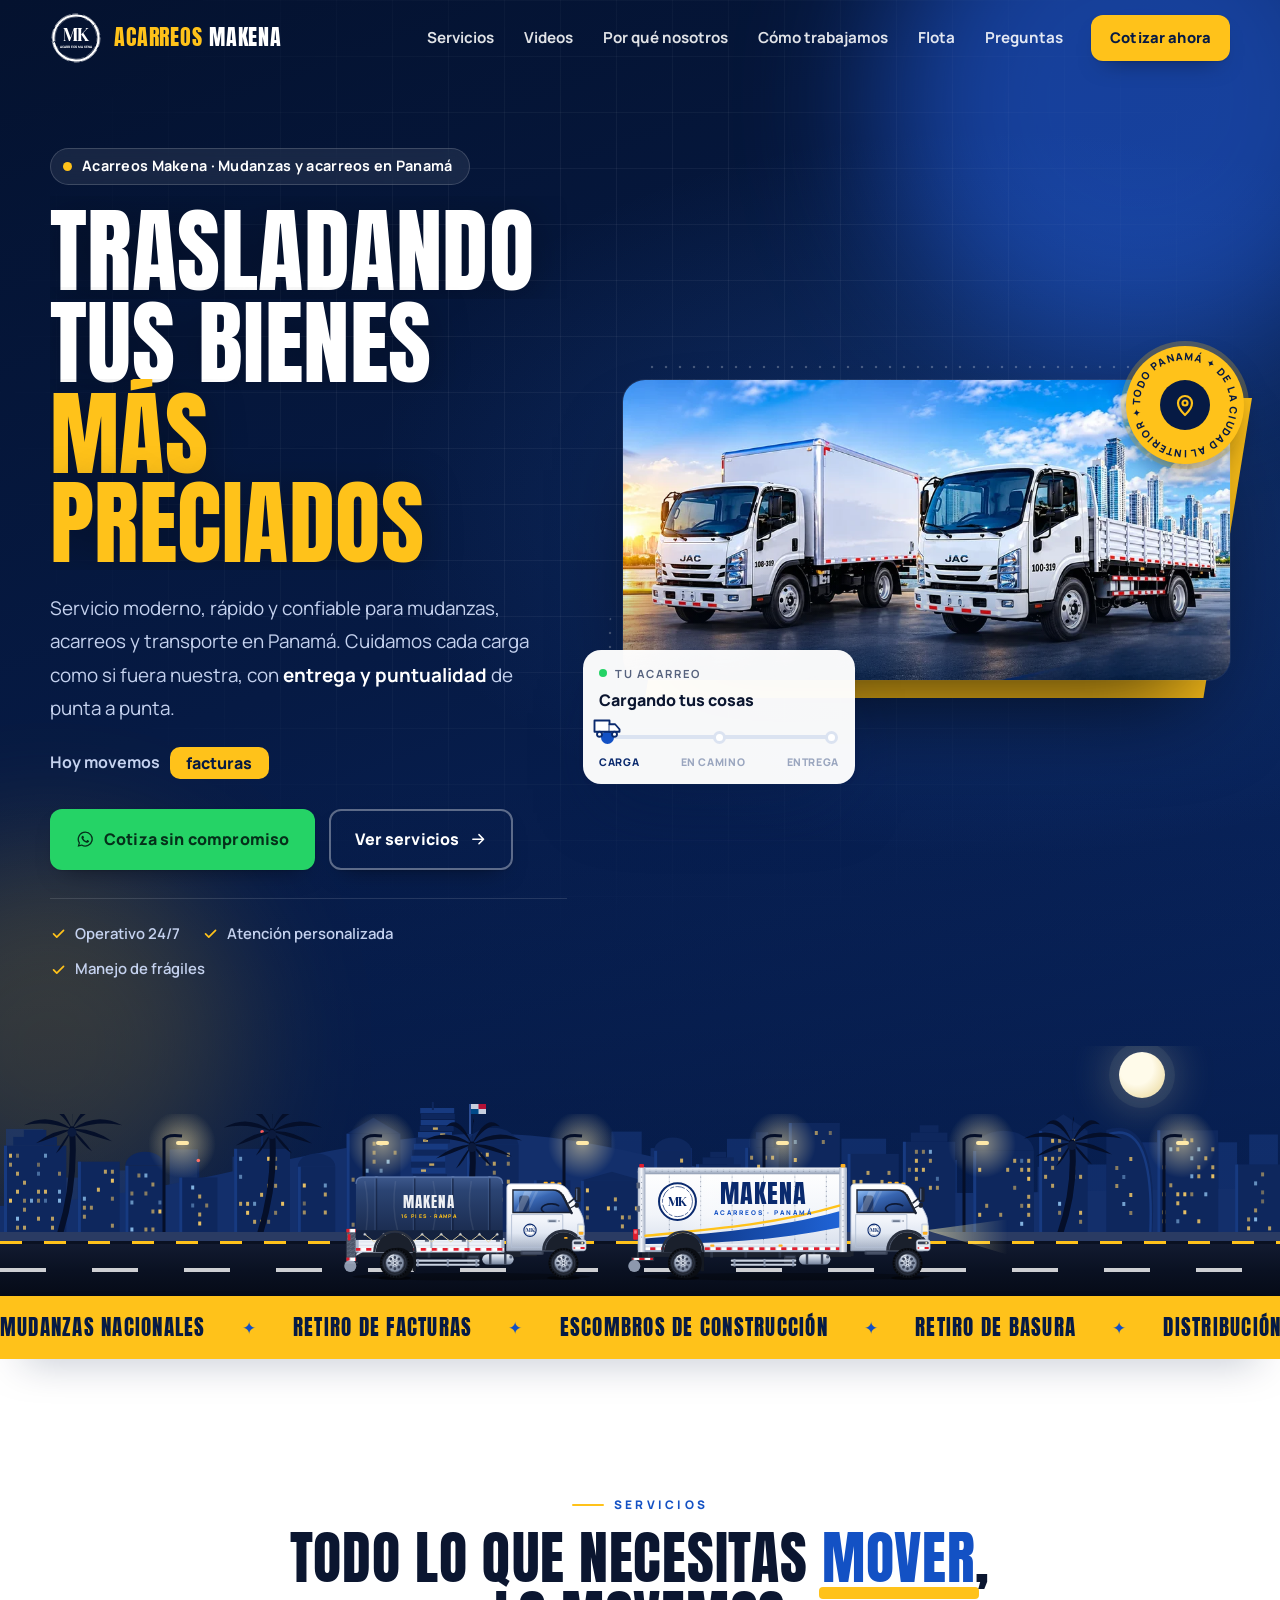
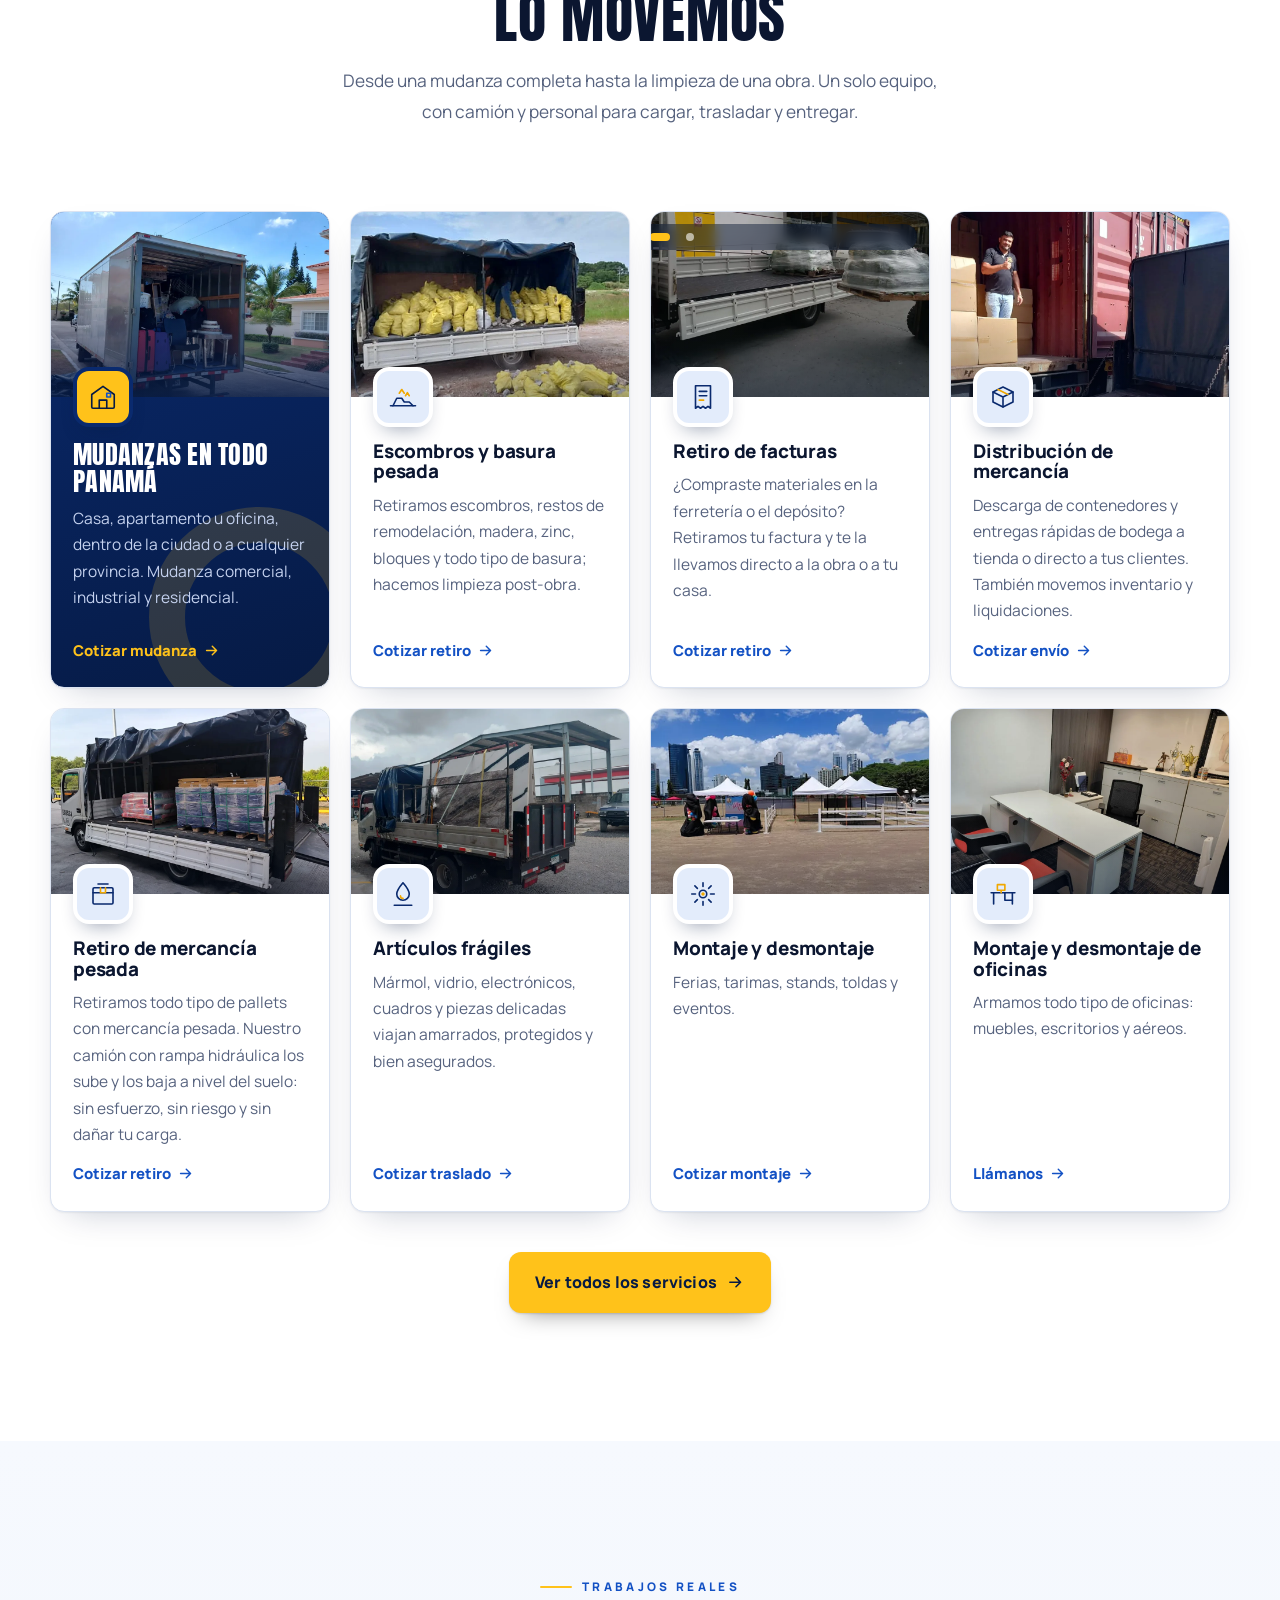
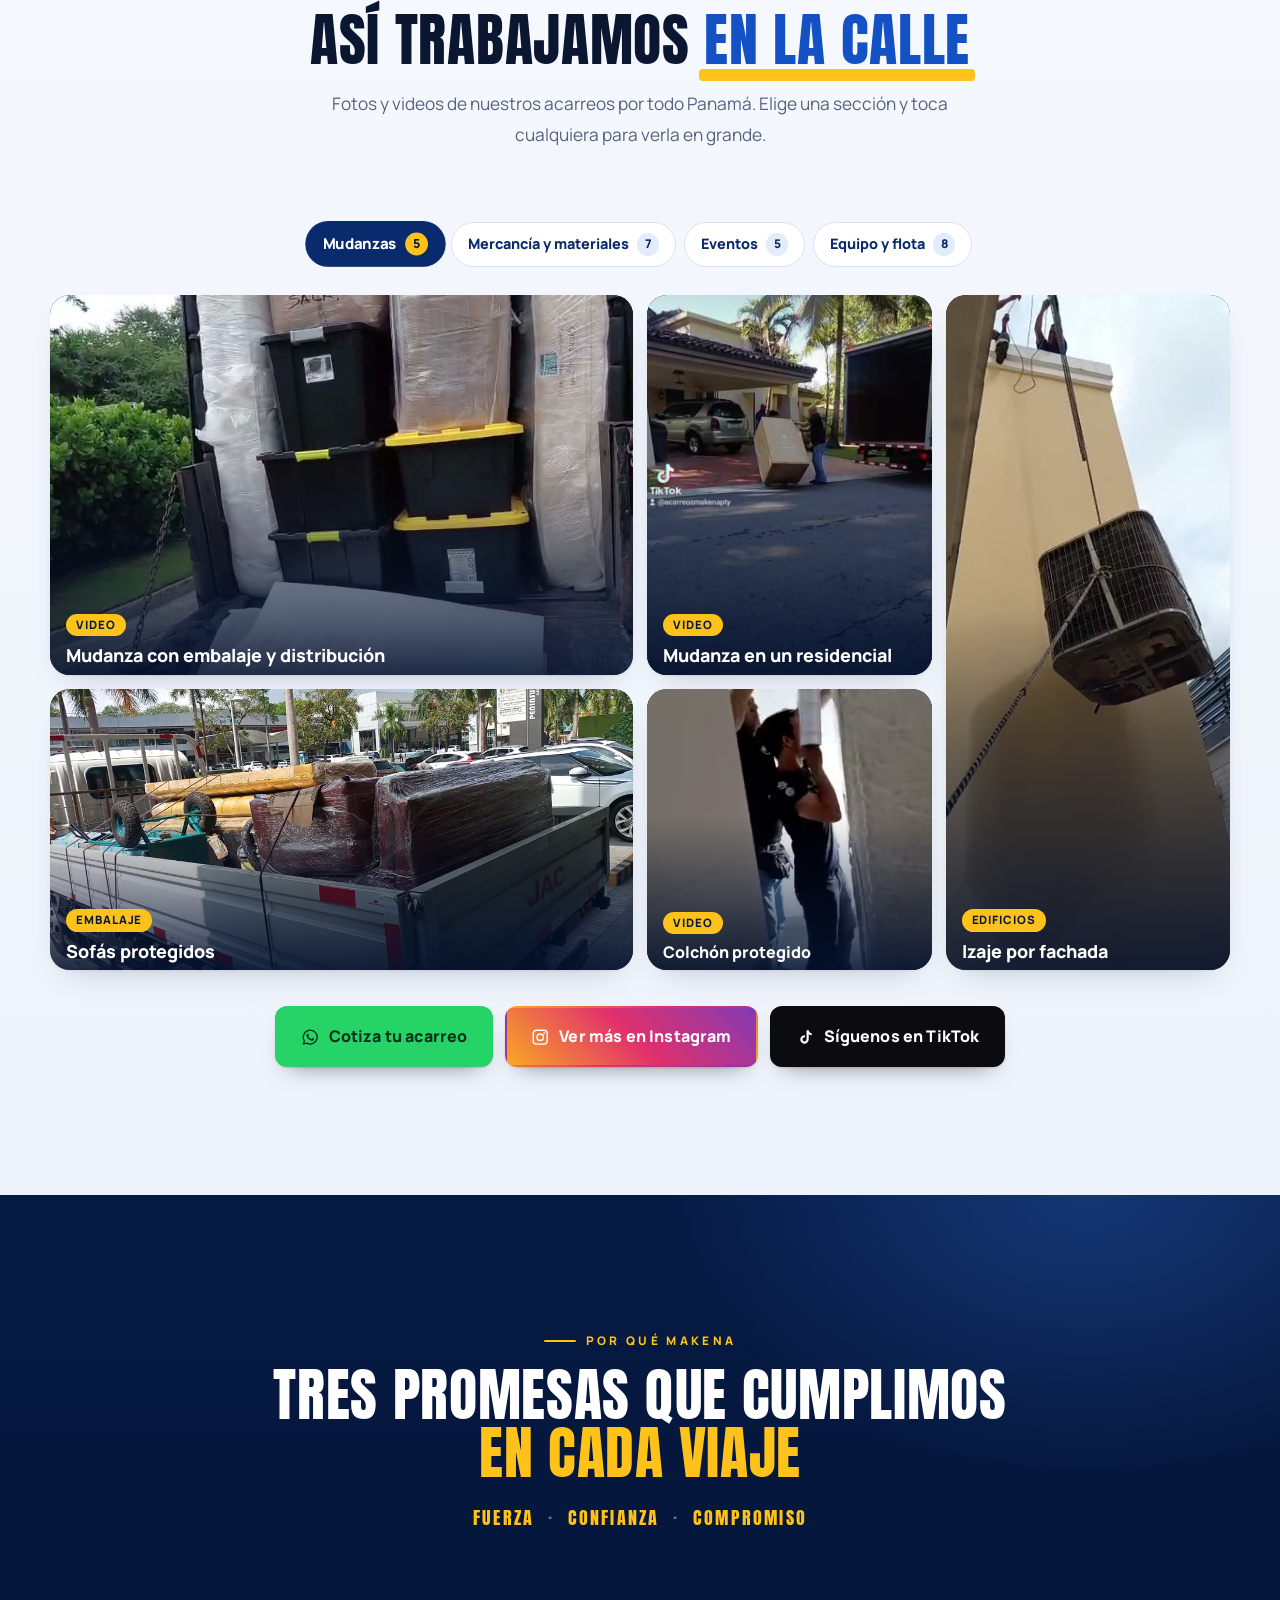
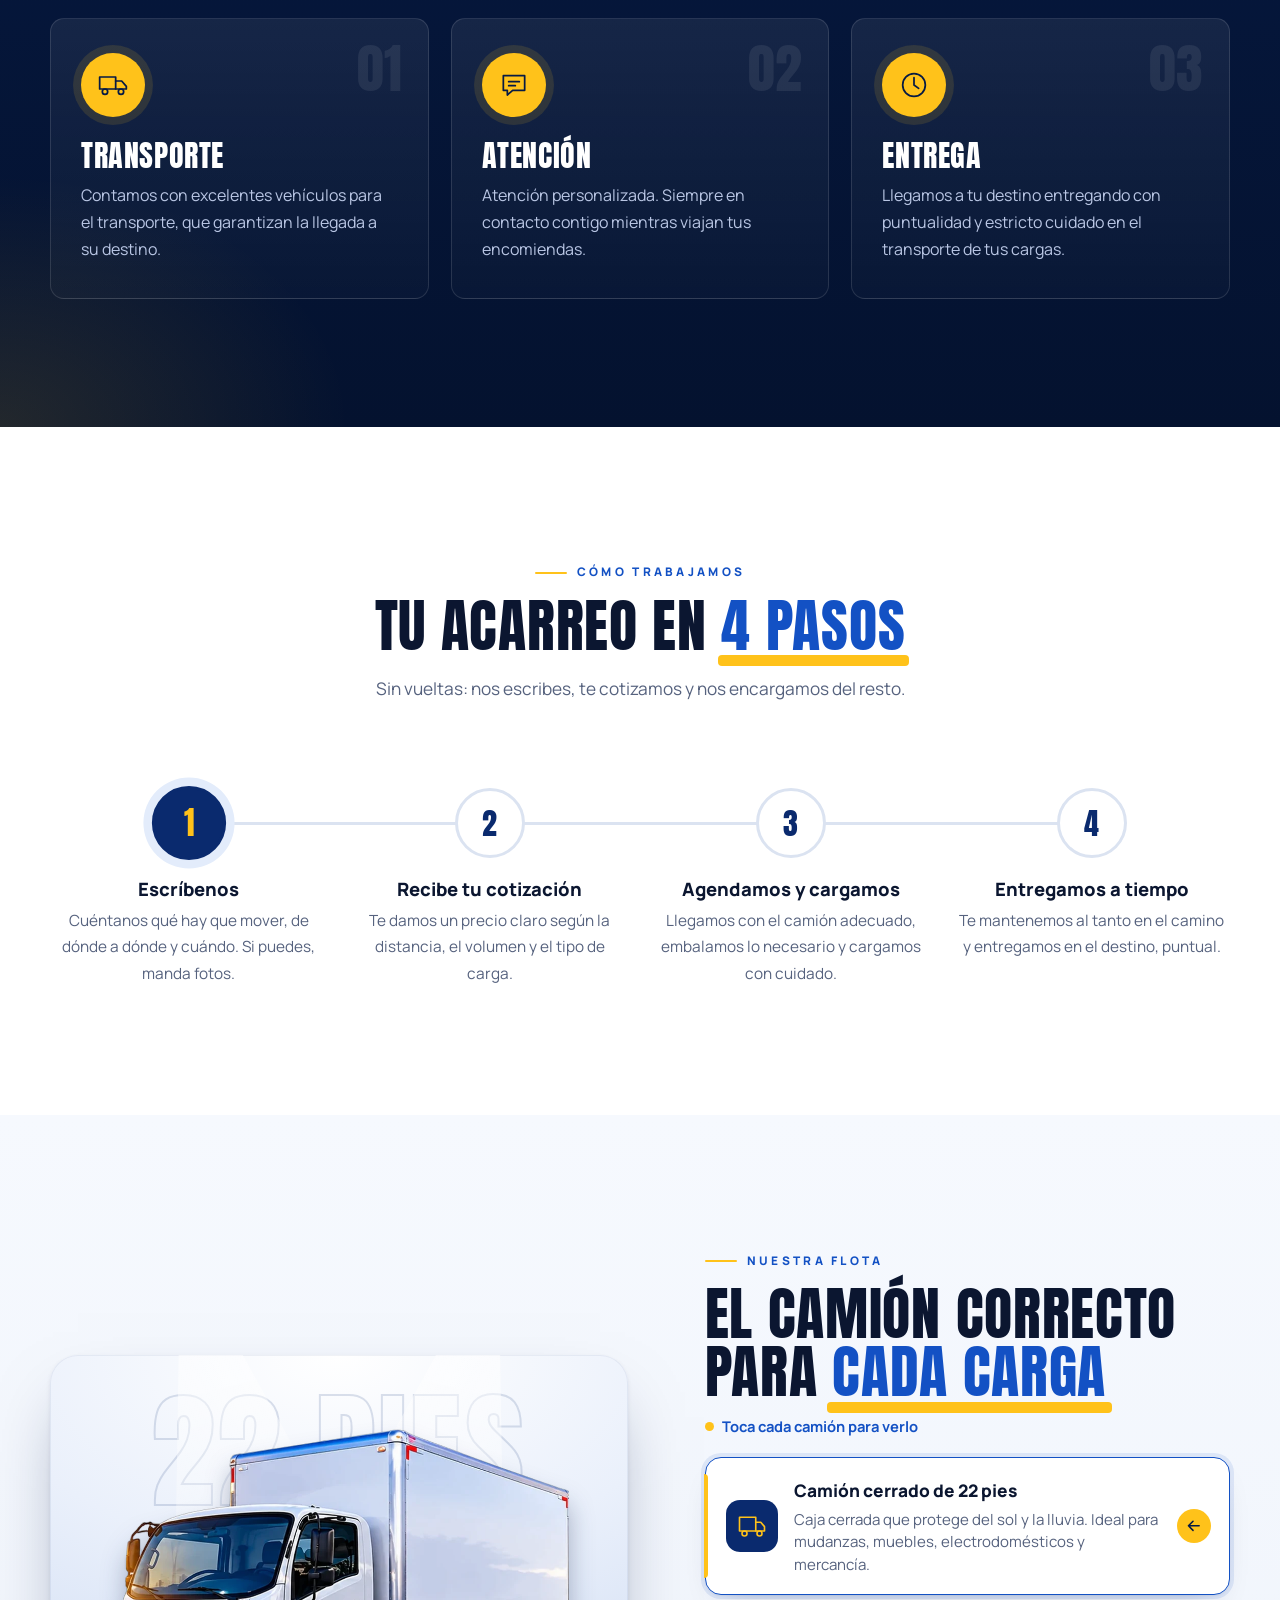
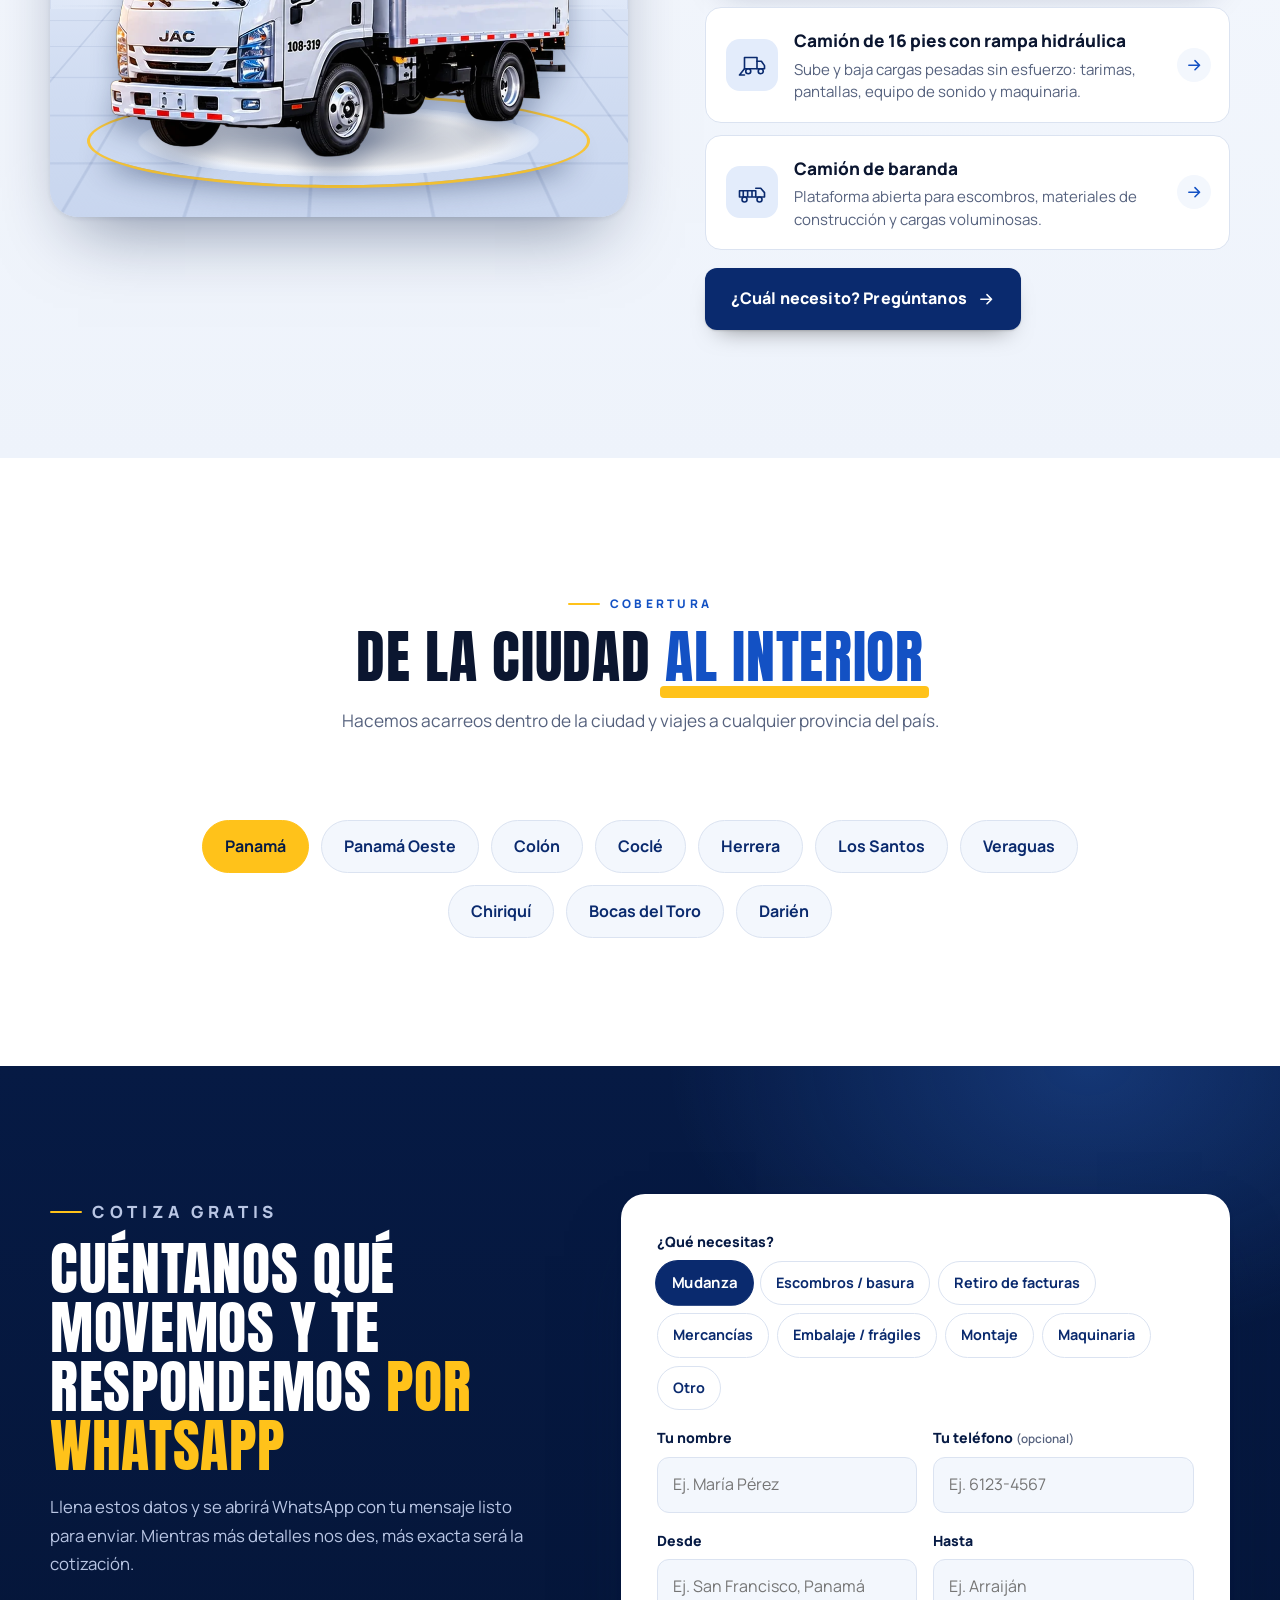
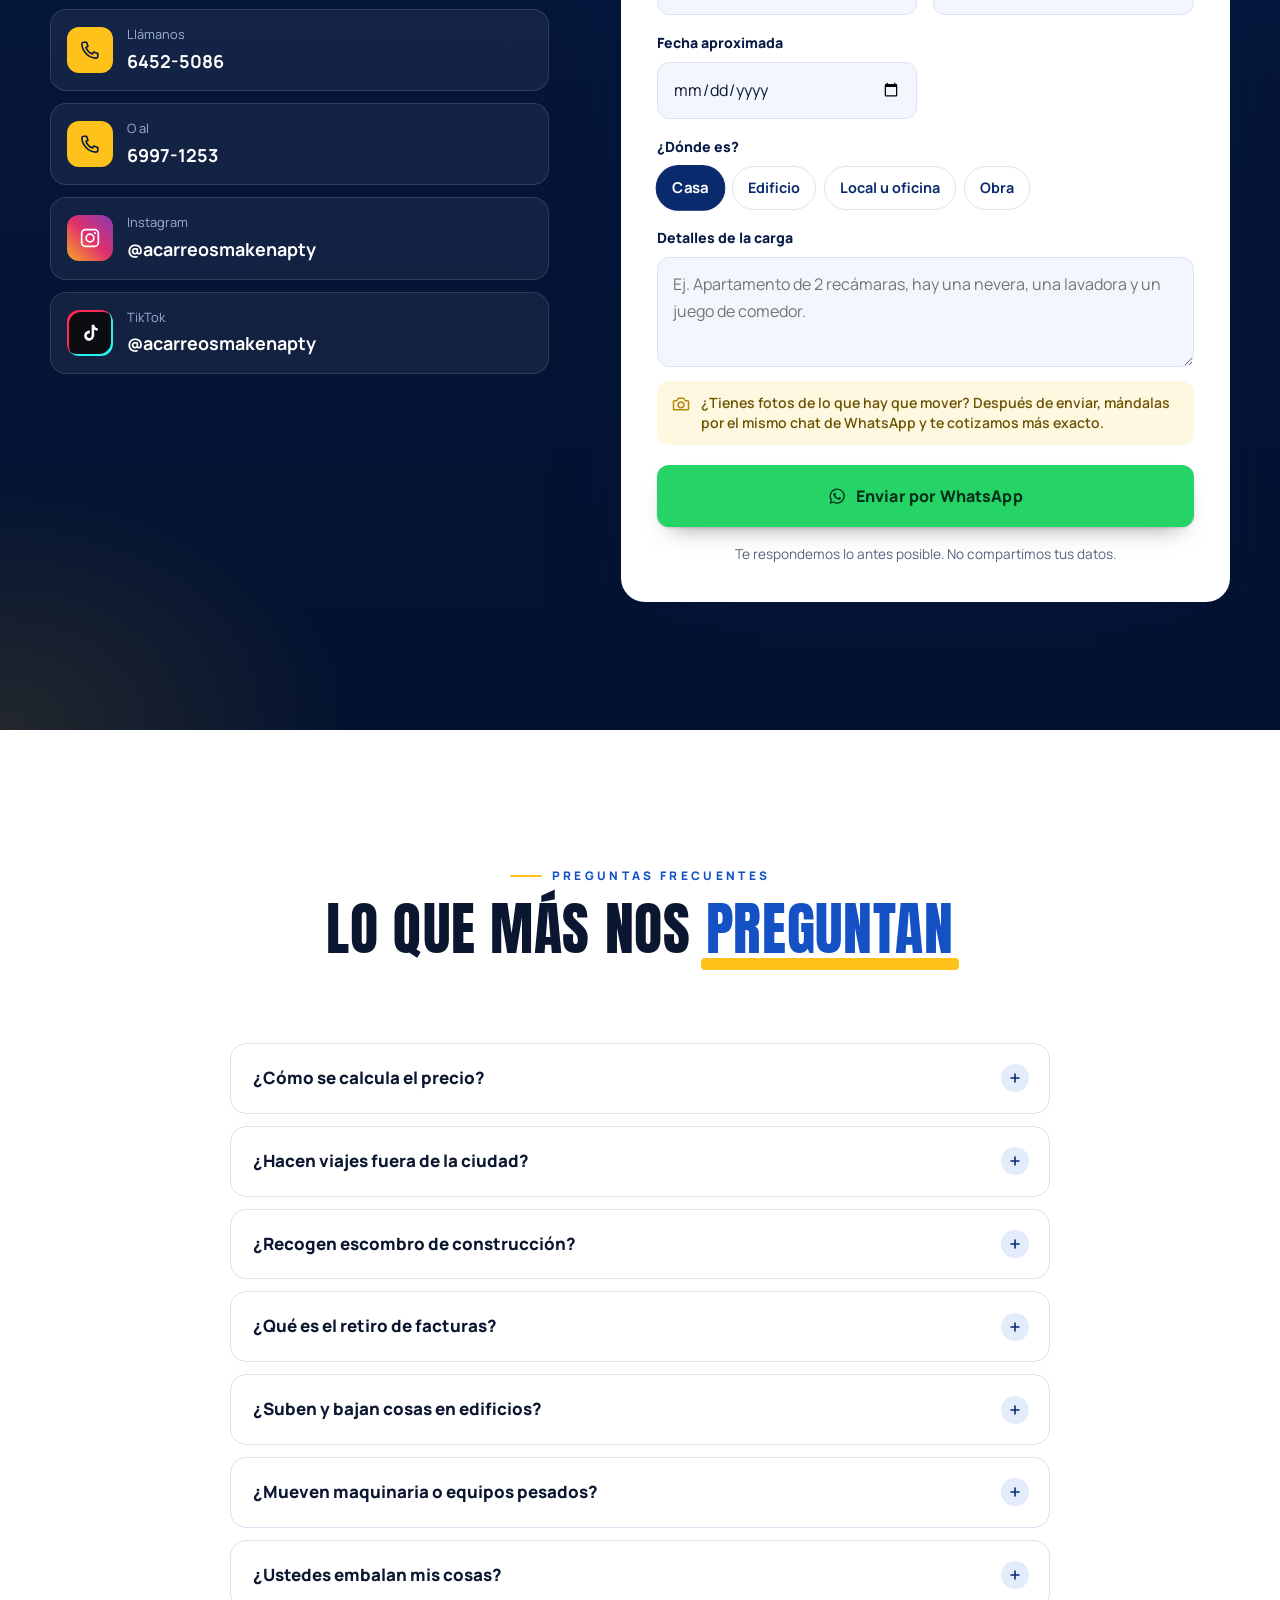
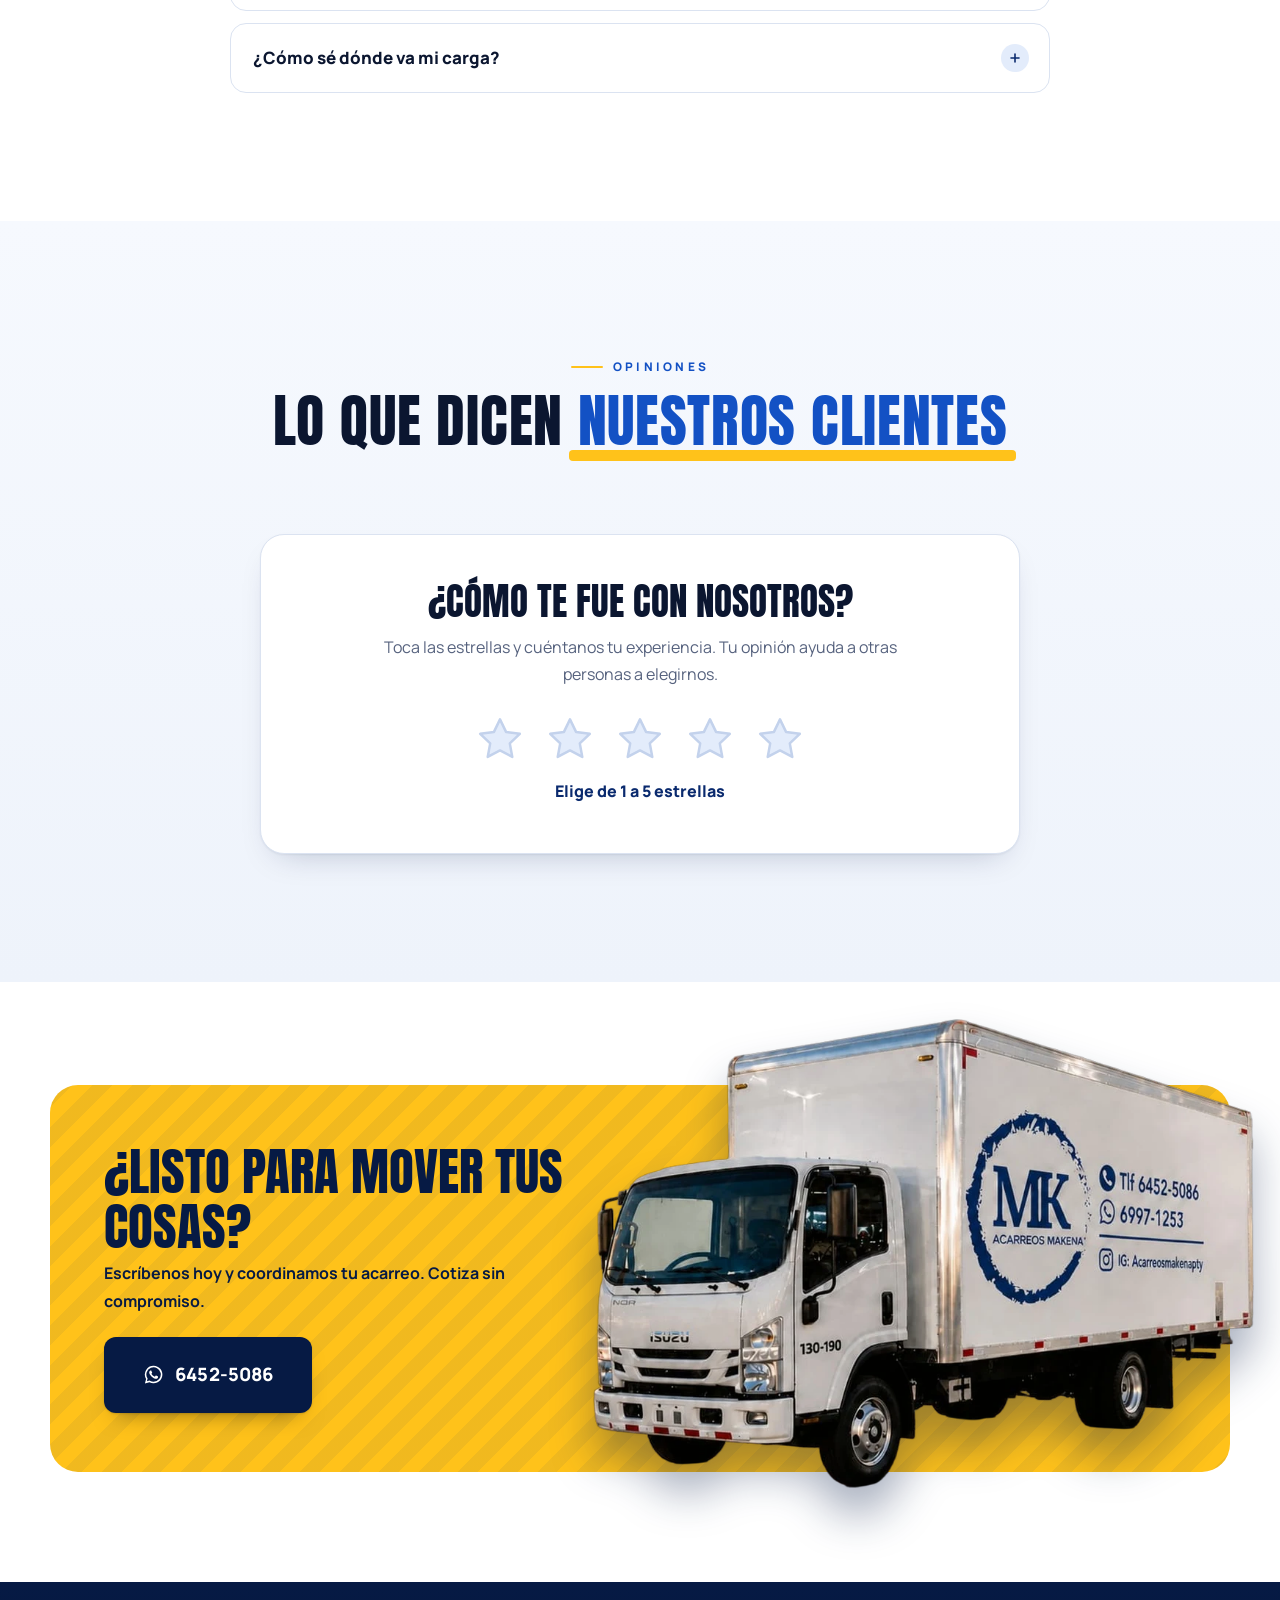
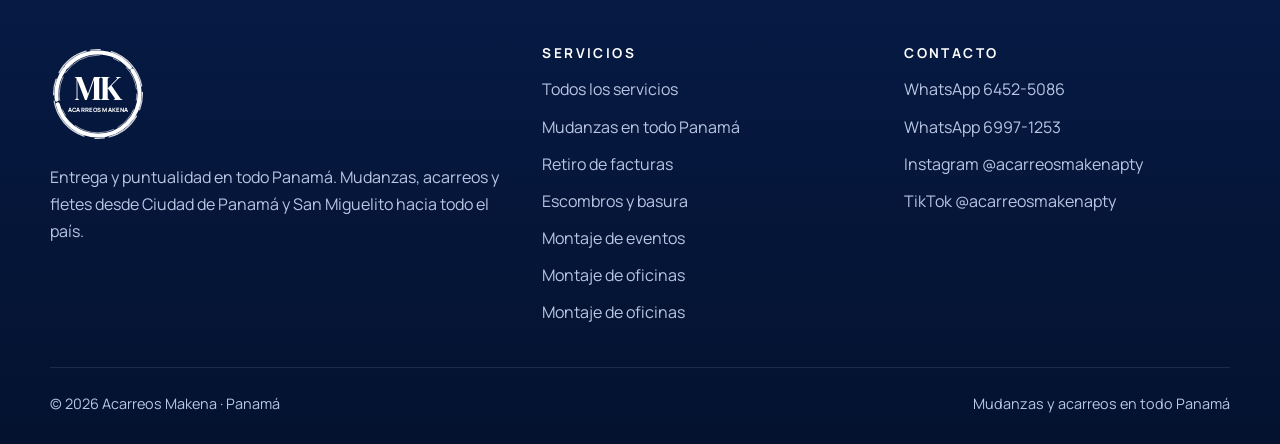
<file: index.html>
<!doctype html>
<html lang="es-PA">
<head>
  <meta charset="utf-8">
  <meta name="viewport" content="width=device-width, initial-scale=1, viewport-fit=cover">
  <!-- ===== SEO ===== -->
  <title>Acarreos Makena PTY | Mudanzas, acarreos y fletes en Panamá</title>
  <meta name="description" content="Acarreos Makena: mudanzas de casa y oficina, fletes y acarreos en Ciudad de Panamá y todo el país. Retiro de escombros y basura, maquinaria con rampa hidráulica y embalaje. Operativo 24/7. Cotiza gratis por WhatsApp al 6452-5086.">
  <meta name="robots" content="index, follow, max-image-preview:large">
  <link rel="canonical" href="https://acarreosmakena.com/">
  <meta name="geo.region" content="PA-8">
  <meta name="geo.placename" content="Ciudad de Panamá">
  <meta name="theme-color" content="#061a44">
  <!-- vista previa al compartir (WhatsApp, Facebook, Instagram) -->
  <meta property="og:type" content="website">
  <meta property="og:locale" content="es_PA">
  <meta property="og:site_name" content="Acarreos Makena PTY">
  <meta property="og:url" content="https://acarreosmakena.com/">
  <meta property="og:title" content="Acarreos Makena PTY | Mudanzas y acarreos en Panamá">
  <meta property="og:description" content="Mudanzas, fletes, escombros y carga pesada en todo Panamá. Entrega y puntualidad. Cotiza gratis por WhatsApp.">
  <meta property="og:image" content="https://acarreosmakena.com/img/compartir-makena.jpg">
  <meta property="og:image:width" content="1200">
  <meta property="og:image:height" content="630">
  <meta property="og:image:alt" content="Camión de Acarreos Makena con el logo y los teléfonos">
  <meta name="twitter:card" content="summary_large_image">
  <!-- íconos -->
  <link rel="icon" href="img/favicon.svg" type="image/svg+xml">
  <link rel="icon" href="img/favicon-48.png" sizes="48x48" type="image/png">
  <link rel="apple-touch-icon" href="img/apple-touch-icon.png">
  <!-- datos de la empresa para Google -->
  <script type="application/ld+json">
  {
    "@context": "https://schema.org",
    "@graph": [
      {
        "@type": "MovingCompany",
        "@id": "https://acarreosmakena.com/#empresa",
        "name": "Acarreos Makena PTY",
        "alternateName": ["Acarreos Makena", "Acarreos Maquena", "Makena Acarreos", "MK Acarreos Makena", "Acarreos Makena Panamá", "Makena PTY"],
        "description": "Empresa de mudanzas, acarreos y fletes en Panamá: mudanzas de casa y oficina, retiro de facturas, escombros y basura, maquinaria pesada con rampa hidráulica, distribución de mercancía, embalaje y montaje de ferias.",
        "slogan": "Entrega y puntualidad en todo Panamá",
        "url": "https://acarreosmakena.com/",
        "logo": "https://acarreosmakena.com/img/icono-512.png",
        "image": ["https://acarreosmakena.com/img/compartir-makena.jpg", "https://acarreosmakena.com/media/galeria-isuzu.webp"],
        "telephone": "+507 6452-5086",
        "contactPoint": [
          { "@type": "ContactPoint", "telephone": "+507 6452-5086", "contactType": "customer service", "areaServed": "PA", "availableLanguage": "es" },
          { "@type": "ContactPoint", "telephone": "+507 6997-1253", "contactType": "customer service", "areaServed": "PA", "availableLanguage": "es" }
        ],
        "address": { "@type": "PostalAddress", "addressLocality": "Ciudad de Panamá", "addressRegion": "Panamá", "addressCountry": "PA" },
        "areaServed": [
          { "@type": "Country", "name": "Panamá" },
          { "@type": "AdministrativeArea", "name": "Panamá" }, { "@type": "AdministrativeArea", "name": "Panamá Oeste" },
          { "@type": "AdministrativeArea", "name": "Colón" }, { "@type": "AdministrativeArea", "name": "Coclé" },
          { "@type": "AdministrativeArea", "name": "Herrera" }, { "@type": "AdministrativeArea", "name": "Los Santos" },
          { "@type": "AdministrativeArea", "name": "Veraguas" }, { "@type": "AdministrativeArea", "name": "Chiriquí" },
          { "@type": "AdministrativeArea", "name": "Bocas del Toro" }, { "@type": "AdministrativeArea", "name": "Darién" }
        ],
        "openingHoursSpecification": {
          "@type": "OpeningHoursSpecification",
          "dayOfWeek": ["Monday", "Tuesday", "Wednesday", "Thursday", "Friday", "Saturday", "Sunday"],
          "opens": "00:00", "closes": "23:59"
        },
        "sameAs": ["https://www.instagram.com/acarreosmakenapty/", "https://www.tiktok.com/@acarreosmakenapty"],
        "knowsLanguage": "es",
        "hasOfferCatalog": {
          "@type": "OfferCatalog",
          "name": "Servicios de Acarreos Makena",
          "itemListElement": [
            { "@type": "Offer", "itemOffered": { "@type": "Service", "name": "Mudanzas de casa y oficina en Panamá" } },
            { "@type": "Offer", "itemOffered": { "@type": "Service", "name": "Retiro de escombros y basura pesada" } },
            { "@type": "Offer", "itemOffered": { "@type": "Service", "name": "Retiro de facturas de ferretería y depósitos" } },
            { "@type": "Offer", "itemOffered": { "@type": "Service", "name": "Distribución de mercancía y descarga de contenedores" } },
            { "@type": "Offer", "itemOffered": { "@type": "Service", "name": "Retiro de pallets y mercancía pesada con rampa hidráulica" } },
            { "@type": "Offer", "itemOffered": { "@type": "Service", "name": "Embalaje profesional y artículos frágiles" } },
            { "@type": "Offer", "itemOffered": { "@type": "Service", "name": "Montaje y desmontaje de ferias, eventos y oficinas" } },
            { "@type": "Offer", "itemOffered": { "@type": "Service", "name": "Montaje y desmontaje de oficinas: muebles, escritorios y aéreos" } }
          ]
        }
      },
      {
        "@type": "WebSite",
        "@id": "https://acarreosmakena.com/#sitio",
        "url": "https://acarreosmakena.com/",
        "name": "Acarreos Makena PTY",
        "alternateName": ["Acarreos Makena", "Makena PTY"],
        "inLanguage": "es-PA",
        "publisher": { "@id": "https://acarreosmakena.com/#empresa" }
      }
    ]
  }
  </script>
  <link rel="preconnect" href="https://fonts.googleapis.com">
  <link rel="preconnect" href="https://fonts.gstatic.com" crossorigin>
  <link href="https://fonts.googleapis.com/css2?family=Anton&family=DM+Serif+Display&family=Manrope:wght@400;500;600;700;800&display=swap" rel="stylesheet">
  <!-- ?v= obliga al navegador a bajar la versión nueva: súbelo en cada cambio de CSS o JS -->
  <link rel="stylesheet" href="css/estilos.css?v=2026-11-13i">
  <link rel="stylesheet" href="css/premium.css?v=10">
  <!-- preguntas frecuentes para Google (se genera desde las preguntas visibles) -->
  <script type="application/ld+json" id="faq-ld">
{
  "@context": "https://schema.org",
  "@type": "FAQPage",
  "mainEntity": [
    {
      "@type": "Question",
      "name": "¿Cómo se calcula el precio?",
      "acceptedAnswer": {
        "@type": "Answer",
        "text": "Depende de la distancia, el volumen de la carga, el tipo de artículos y si hace falta embalaje. Escríbenos con fotos y te damos un precio claro antes de empezar."
      }
    },
    {
      "@type": "Question",
      "name": "¿Hacen viajes fuera de la ciudad?",
      "acceptedAnswer": {
        "@type": "Answer",
        "text": "Sí. Trabajamos en todo Panamá: dentro de la ciudad y hacia cualquier provincia del interior."
      }
    },
    {
      "@type": "Question",
      "name": "¿Recogen escombro de construcción?",
      "acceptedAnswer": {
        "@type": "Answer",
        "text": "Sí: escombros, restos de remodelación, madera, zinc, bloques, sacos de cemento vacíos y limpieza post-obra. Cuéntanos más o menos cuánto material hay para mandarte el camión adecuado."
      }
    },
    {
      "@type": "Question",
      "name": "¿Qué es el retiro de facturas?",
      "acceptedAnswer": {
        "@type": "Answer",
        "text": "Si compraste materiales o productos en una ferretería, depósito o tienda, nosotros los retiramos con tu factura y te los llevamos a la obra, a tu casa o a tu negocio."
      }
    },
    {
      "@type": "Question",
      "name": "¿Suben y bajan cosas en edificios?",
      "acceptedAnswer": {
        "@type": "Answer",
        "text": "Sí, con ascensor de carga, ascensor normal o por escaleras, y lo que no cabe en el ascensor lo subimos o bajamos con soga por la fachada. Al cotizar dinos el piso y cómo es el acceso para llevar el personal necesario."
      }
    },
    {
      "@type": "Question",
      "name": "¿Mueven maquinaria o equipos pesados?",
      "acceptedAnswer": {
        "@type": "Answer",
        "text": "Sí. Con el camión de rampa hidráulica cargamos, transportamos y descargamos maquinaria industrial, equipos de construcción y herramientas pesadas de forma segura."
      }
    },
    {
      "@type": "Question",
      "name": "¿Ustedes embalan mis cosas?",
      "acceptedAnswer": {
        "@type": "Answer",
        "text": "Sí, ofrecemos embalaje y manejo especial de artículos frágiles para que todo llegue en el mismo estado en que salió."
      }
    },
    {
      "@type": "Question",
      "name": "¿Cómo sé dónde va mi carga?",
      "acceptedAnswer": {
        "@type": "Answer",
        "text": "Nos mantenemos en contacto contigo durante todo el traslado por llamada o WhatsApp, hasta que la carga se entrega."
      }
    }
  ]
}
  </script>
</head>
<body>

  <!-- Símbolos reutilizables -->
  <svg width="0" height="0" style="position:absolute" aria-hidden="true">
    <defs>
      <symbol id="logo" viewBox="0 0 120 120">
        <g fill="none" stroke="currentColor" stroke-linecap="round">
          <circle cx="60" cy="60" r="52" stroke-width="5" stroke-dasharray="150 6 40 4 90 5 30 3"/>
          <circle cx="60" cy="60" r="55.5" stroke-width="1.6" stroke-dasharray="20 9 44 6 12 14 60 8" opacity=".8"/>
          <circle cx="60" cy="60" r="48.5" stroke-width="1.2" stroke-dasharray="8 12 30 6 50 18" opacity=".6"/>
        </g>
        <text x="60" y="68" text-anchor="middle" font-family="'DM Serif Display', Georgia, serif" font-size="44" fill="currentColor" letter-spacing="-2">MK</text>
        <text x="60" y="82" text-anchor="middle" font-family="Manrope, Arial, sans-serif" font-weight="800" font-size="7.4" fill="currentColor" letter-spacing=".4">ACARREOS MAKENA</text>
      </symbol>
      <symbol id="i-wa" viewBox="0 0 24 24"><path fill="currentColor" d="M12.04 2a9.9 9.9 0 0 0-8.5 15l-1.4 5 5.2-1.4A9.9 9.9 0 1 0 12.04 2Zm0 18.1a8.2 8.2 0 0 1-4.2-1.15l-.3-.18-3.1.82.83-3-.2-.31a8.2 8.2 0 1 1 6.97 3.82Zm4.5-6.14c-.25-.12-1.46-.72-1.69-.8-.23-.08-.39-.12-.55.12-.17.25-.64.8-.78.97-.14.16-.29.18-.53.06a6.7 6.7 0 0 1-3.34-2.92c-.25-.43.25-.4.72-1.33.08-.16.04-.3-.02-.43-.06-.12-.55-1.33-.76-1.82-.2-.48-.4-.41-.55-.42h-.47a.9.9 0 0 0-.66.31 2.77 2.77 0 0 0-.86 2.06 4.8 4.8 0 0 0 1 2.56 11 11 0 0 0 4.22 3.73c1.57.68 2.19.74 2.98.62.48-.07 1.46-.6 1.67-1.18.2-.58.2-1.08.14-1.18-.06-.1-.22-.17-.47-.29Z"/></symbol>
      <symbol id="i-ig" viewBox="0 0 24 24"><path fill="none" stroke="currentColor" stroke-width="1.8" d="M7 2.9h10A4.1 4.1 0 0 1 21.1 7v10a4.1 4.1 0 0 1-4.1 4.1H7A4.1 4.1 0 0 1 2.9 17V7A4.1 4.1 0 0 1 7 2.9Z"/><circle cx="12" cy="12" r="4.2" fill="none" stroke="currentColor" stroke-width="1.8"/><circle cx="17.4" cy="6.6" r="1.2" fill="currentColor"/></symbol>
      <symbol id="i-tiktok" viewBox="0 0 24 24"><path fill="currentColor" d="M16.6 3c.3 2.2 1.6 3.6 3.9 3.8v2.6c-1.4.1-2.6-.3-3.9-1.1v5.6c0 6.6-7.2 8.7-10.1 4-1.9-3-.7-8.3 5.3-8.5v2.8c-.5.1-1 .2-1.4.3-1.4.5-2.1 1.3-1.9 2.8.4 2.9 5.8 3.8 5.3-1.9V3Z"/></symbol>
      <symbol id="i-tel" viewBox="0 0 24 24"><path fill="none" stroke="currentColor" stroke-width="1.8" stroke-linejoin="round" d="M5 3.5h3.2l1.6 4.4-2.2 1.4a11.5 11.5 0 0 0 7.1 7.1l1.4-2.2 4.4 1.6V19a1.9 1.9 0 0 1-2 1.9A16.6 16.6 0 0 1 3.1 5.5 1.9 1.9 0 0 1 5 3.5Z"/></symbol>
      <symbol id="i-flecha" viewBox="0 0 24 24"><path fill="none" stroke="currentColor" stroke-width="2" stroke-linecap="round" stroke-linejoin="round" d="M5 12h14m-6-6 6 6-6 6"/></symbol>
      <!-- piezas de los camiones ilustrados -->
      <linearGradient id="g-cabina" x1="0" y1="0" x2="0" y2="1"><stop offset="0" stop-color="#ffffff"/><stop offset=".55" stop-color="#f1f4fa"/><stop offset="1" stop-color="#cbd6e8"/></linearGradient>
      <linearGradient id="g-vidrio" x1="0" y1="0" x2="1" y2="1"><stop offset="0" stop-color="#8dbcf4"/><stop offset=".4" stop-color="#3866b2"/><stop offset="1" stop-color="#132c63"/></linearGradient>
      <linearGradient id="g-caja" x1="0" y1="0" x2="0" y2="1"><stop offset="0" stop-color="#ffffff"/><stop offset=".55" stop-color="#f2f5fa"/><stop offset="1" stop-color="#d4dcea"/></linearGradient>
      <linearGradient id="g-poste" x1="0" y1="0" x2="1" y2="0"><stop offset="0" stop-color="#aeb9cc"/><stop offset=".45" stop-color="#f5f7fb"/><stop offset="1" stop-color="#9eaac0"/></linearGradient>
      <linearGradient id="g-riel" x1="0" y1="0" x2="0" y2="1"><stop offset="0" stop-color="#f7f9fc"/><stop offset=".5" stop-color="#c3cddd"/><stop offset="1" stop-color="#8e9ab0"/></linearGradient>
      <linearGradient id="g-lona" x1="0" y1="0" x2="0" y2="1"><stop offset="0" stop-color="#3f5a8e"/><stop offset=".22" stop-color="#2b4473"/><stop offset="1" stop-color="#18284a"/></linearGradient>
      <linearGradient id="g-franja" x1="0" y1="0" x2="1" y2="0"><stop offset="0" stop-color="#0a2a6e"/><stop offset="1" stop-color="#1f63d6"/></linearGradient>
      <linearGradient id="g-tanque" x1="0" y1="0" x2="0" y2="1"><stop offset="0" stop-color="#f4f7fb"/><stop offset=".45" stop-color="#bcc7d8"/><stop offset="1" stop-color="#76839c"/></linearGradient>
      <linearGradient id="g-sombra-abajo" x1="0" y1="0" x2="0" y2="1"><stop offset="0" stop-color="#0a1630" stop-opacity="0"/><stop offset="1" stop-color="#0a1630" stop-opacity=".22"/></linearGradient>
      <linearGradient id="g-reflejo" x1="0" y1="0" x2="1" y2="0"><stop offset="0" stop-color="#fff" stop-opacity="0"/><stop offset=".5" stop-color="#fff" stop-opacity=".55"/><stop offset="1" stop-color="#fff" stop-opacity="0"/></linearGradient>
      <radialGradient id="g-llanta"><stop offset=".55" stop-color="#2a303d"/><stop offset=".85" stop-color="#151a24"/><stop offset="1" stop-color="#0b0e14"/></radialGradient>
      <radialGradient id="g-rin" cx=".38" cy=".32"><stop offset="0" stop-color="#ffffff"/><stop offset=".5" stop-color="#c5cfde"/><stop offset="1" stop-color="#7b879c"/></radialGradient>
      <linearGradient id="g-haz" x1="0" y1="0" x2="1" y2="0"><stop offset="0" stop-color="#fff3b0" stop-opacity=".55"/><stop offset="1" stop-color="#fff3b0" stop-opacity="0"/></linearGradient>
      <pattern id="p-cinta" width="16" height="6" patternUnits="userSpaceOnUse"><rect width="8" height="6" fill="#e11d2e"/><rect x="8" width="8" height="6" fill="#ffffff"/></pattern>
      <pattern id="p-remaches" width="9" height="4" patternUnits="userSpaceOnUse"><circle cx="4.5" cy="2" r=".9" fill="#7d899f"/><circle cx="4.2" cy="1.7" r=".35" fill="#fff"/></pattern>
      <pattern id="p-diamante" width="6" height="6" patternUnits="userSpaceOnUse"><rect width="6" height="6" fill="#4c5669"/><path d="M1 4l2-2M3.5 5.5l2-2" stroke="#7a859a" stroke-width="1" stroke-linecap="round"/></pattern>
      <!-- llanta con banda, rin con perforaciones y tuercas -->
      <symbol id="s-rueda" viewBox="-24 -24 48 48">
        <circle r="23" fill="url(#g-llanta)"/>
        <circle r="21.2" fill="none" stroke="#06080c" stroke-width="2.6" stroke-dasharray="2.6 1.9"/>
        <circle r="17.4" fill="none" stroke="#3a4253" stroke-width=".8"/>
        <circle r="15" fill="#2c3341"/>
        <circle r="13.6" fill="url(#g-rin)" stroke="#5b667c" stroke-width=".8"/>
        <circle r="11.2" fill="none" stroke="#97a3b8" stroke-width="1.1"/>
        <g fill="#3a4357"><ellipse cx="0" cy="-8.6" rx="2" ry="2.6"/><ellipse cx="0" cy="8.6" rx="2" ry="2.6"/><ellipse cx="-8.6" cy="0" rx="2.6" ry="2"/><ellipse cx="8.6" cy="0" rx="2.6" ry="2"/><ellipse cx="6.1" cy="-6.1" rx="2" ry="2.4" transform="rotate(45 6.1 -6.1)"/><ellipse cx="-6.1" cy="6.1" rx="2" ry="2.4" transform="rotate(45 -6.1 6.1)"/><ellipse cx="-6.1" cy="-6.1" rx="2" ry="2.4" transform="rotate(-45 -6.1 -6.1)"/><ellipse cx="6.1" cy="6.1" rx="2" ry="2.4" transform="rotate(-45 6.1 6.1)"/></g>
        <circle r="5.6" fill="#d9e0ea" stroke="#6d7990" stroke-width=".8"/>
        <g fill="#5b667c"><circle cx="0" cy="-3.6" r="1"/><circle cx="3.1" cy="-1.8" r="1"/><circle cx="3.1" cy="1.8" r="1"/><circle cx="0" cy="3.6" r="1"/><circle cx="-3.1" cy="1.8" r="1"/><circle cx="-3.1" cy="-1.8" r="1"/></g>
        <circle r="1.6" fill="#3c4558"/>
        <path d="M-9 -9.5a13 13 0 0 1 7-3" stroke="#fff" stroke-width="1.4" stroke-linecap="round" fill="none" opacity=".75"/>
      </symbol>
      <!-- cabina JAC vista de lado, mirando a la derecha (la base del chasis en y=100) -->
      <symbol id="s-cabina" viewBox="0 0 124 112" overflow="visible">
        <!-- luces de gálibo del techo -->
        <g fill="#ffb020"><rect x="58" y="-1" width="6" height="3" rx="1"/><rect x="68" y="-1" width="6" height="3" rx="1"/><rect x="78" y="0" width="6" height="3" rx="1"/></g>
        <!-- carrocería -->
        <path d="M4 8Q4 2 10 2H74Q86 2 93 10L111 41Q117 51 117 61V92Q117 100 109 100H4Z" fill="url(#g-cabina)" stroke="#aebbd2" stroke-width="1.2"/>
        <path d="M4 74H117V92Q117 100 109 100H4Z" fill="url(#g-sombra-abajo)"/>
        <path d="M8 4.5H73Q84 4.5 90 11" fill="none" stroke="#fff" stroke-width="1.6" stroke-linecap="round" opacity=".9"/>
        <!-- vidrio con marco, timón y asiento -->
        <path d="M12 10H72Q81 10 87 18L101 45H12Z" fill="#1a2233"/>
        <path d="M14 12H71Q79 12 85 20L98 43H14Z" fill="url(#g-vidrio)"/>
        <path d="M58 43a12 6 0 0 1 22-9" stroke="#0e1a36" stroke-width="2.4" fill="none" stroke-linecap="round"/>
        <path d="M22 43V24q0-5 5-5h6q4 0 4 5v19" fill="#0e1a36" opacity=".55"/>
        <path d="M30 13h11L27 42H17Z" fill="#fff" opacity=".24"/>
        <path d="M46 13h4L36 42h-4Z" fill="#fff" opacity=".14"/>
        <path d="M86 19l13 26" stroke="#1a2233" stroke-width="3.2" stroke-linecap="round"/>
        <!-- puerta -->
        <path d="M11 47H86V79Q86 92 74 95H11Z" fill="none" stroke="#b4c0d5" stroke-width="1.3"/>
        <rect x="63" y="54" width="15" height="5" rx="2.5" fill="#c9d2e1"/>
        <rect x="65" y="55.2" width="11" height="2.6" rx="1.3" fill="#6f7b91"/>
        <circle cx="80.5" cy="56.5" r="1.1" fill="#6f7b91"/>
        <!-- logo -->
        <circle cx="38" cy="70" r="9" fill="#fff" stroke="#0a2a6e" stroke-width="1.6"/>
        <circle cx="38" cy="70" r="7" fill="none" stroke="#0a2a6e" stroke-width=".5" stroke-dasharray="5 1.5 2 1"/>
        <text x="38" y="73.2" text-anchor="middle" font-family="'DM Serif Display', Georgia, serif" font-size="8.6" fill="#0a2a6e">MK</text>
        <!-- guardafango y arco de la rueda delantera -->
        <path d="M60 100a27 27 0 0 1 54 0Z" fill="#1a202c"/>
        <path d="M58 100a29 29 0 0 1 58 0" fill="none" stroke="#2a3140" stroke-width="4.5"/>
        <path d="M60.5 97a26.5 26.5 0 0 1 9-17" fill="none" stroke="#4a5469" stroke-width="1.2"/>
        <!-- frente: faro, direccional, defensa y neblinero -->
        <path d="M108 61h6.5q3 0 3 3v12q0 3-3 3H108Z" fill="#dfe6f0" stroke="#aebbd2" stroke-width="1"/>
        <path d="M109.5 63h5q1.6 0 1.6 1.6v6.4h-6.6Z" fill="#fff8d6"/>
        <rect x="109.5" y="72" width="6.6" height="4.5" rx="1" fill="#ffb020"/>
        <rect x="100" y="84" width="20" height="16" rx="3.5" fill="#e3e9f2" stroke="#aebbd2" stroke-width="1"/>
        <rect x="102" y="86.5" width="16" height="4" rx="1.5" fill="#3a4357"/>
        <circle cx="114.5" cy="88.5" r="1.4" fill="#fff4c2"/>
        <rect x="102" y="94.5" width="16" height="3" fill="url(#p-cinta)"/>
        <rect x="88" y="80" width="5" height="2.6" rx="1" fill="#ffb020"/>
        <!-- espejos -->
        <path d="M95 30l11-9" stroke="#1c2333" stroke-width="2.4" stroke-linecap="round"/>
        <path d="M96 38l9-5" stroke="#1c2333" stroke-width="1.8" stroke-linecap="round"/>
        <rect x="104" y="7" width="8" height="22" rx="2.5" fill="#1c2333"/>
        <rect x="105.3" y="9" width="2" height="17" rx="1" fill="#6b84b5" opacity=".7"/>
        <rect x="103.5" y="30" width="6" height="7" rx="2" fill="#1c2333"/>
        <!-- escalón -->
        <rect x="24" y="100" width="34" height="6" rx="1.5" fill="#3a4357"/>
        <path d="M27 102.5h28M27 104.5h28" stroke="#5c667c" stroke-width=".8"/>
      </symbol>
      <!-- chasis común: travesaños, tanque con correas, batería, defensa lateral -->
      <symbol id="s-chasis" viewBox="0 0 220 30" overflow="visible">
        <rect x="0" y="0" width="220" height="8" fill="#1d2330"/>
        <g fill="#2c3445"><rect x="10" y="0" width="4" height="10"/><rect x="60" y="0" width="4" height="10"/><rect x="110" y="0" width="4" height="10"/><rect x="160" y="0" width="4" height="10"/></g>
        <rect x="140" y="5" width="46" height="15" rx="7.5" fill="url(#g-tanque)"/>
        <rect x="150" y="4" width="3.5" height="17" rx="1" fill="#3a4357"/><rect x="172" y="4" width="3.5" height="17" rx="1" fill="#3a4357"/>
        <circle cx="182" cy="9" r="2.4" fill="#5b667c"/>
        <rect x="118" y="6" width="18" height="13" rx="2" fill="#2a3140"/><rect x="120" y="8" width="14" height="2" fill="#4a5469"/>
        <g fill="#c9d2e1"><rect x="40" y="13" width="96" height="3" rx="1.5"/><rect x="40" y="19" width="96" height="3" rx="1.5"/></g>
        <g fill="#8e9ab0"><rect x="44" y="12" width="3" height="11"/><rect x="88" y="12" width="3" height="11"/><rect x="130" y="12" width="3" height="11"/></g>
      </symbol>
      <symbol id="i-check" viewBox="0 0 24 24"><path fill="none" stroke="currentColor" stroke-width="2.4" stroke-linecap="round" stroke-linejoin="round" d="m5 12.5 4.5 4.5L19 7.5"/></symbol>
    </defs>
  </svg>

  <!-- ============ CABECERA ============ -->
  <header class="cabecera" id="cabecera">
    <div class="contenedor cabecera__fila">
      <a href="#inicio" class="marca" aria-label="Acarreos Makena, inicio">
        <svg class="marca__logo"><use href="#logo"/></svg>
        <span class="marca__texto"><b>Acarreos</b> Makena</span>
      </a>
      <nav class="menu" id="menu" aria-label="Principal">
        <a href="#servicios">Servicios</a>
        <a href="#accion">Videos</a>
        <a href="#nosotros">Por qué nosotros</a>
        <a href="#proceso">Cómo trabajamos</a>
        <a href="#flota">Flota</a>
        <a href="#preguntas">Preguntas</a>
        <a href="#cotizar" class="boton boton--amarillo boton--chico menu__cta">Cotizar ahora</a>
      </nav>
      <button class="hamburguesa" id="hamburguesa" aria-label="Abrir menú" aria-expanded="false" aria-controls="menu">
        <span></span><span></span><span></span>
      </button>
    </div>
  </header>

  <main>
    <!-- ============ PORTADA ============ -->
    <section class="portada" id="inicio">
      <div class="portada__fondo" aria-hidden="true">
        <div class="portada__brillo portada__brillo--1"></div>
        <div class="portada__brillo portada__brillo--2"></div>
        <div class="portada__rejilla"></div>
      </div>

      <div class="contenedor portada__grid">
        <div class="portada__texto">
          <h1 class="etiqueta entrada" style="--d:0">
            <span class="punto-vivo"></span> Acarreos Makena · Mudanzas y acarreos en Panamá
          </h1>
          <p class="portada__titulo">
            <span class="linea"><span class="entrada" style="--d:1">Trasladando</span></span>
            <span class="linea"><span class="entrada" style="--d:2">tus bienes</span></span>
            <span class="linea"><span class="entrada resaltado" style="--d:3">más preciados</span></span>
          </p>
          <p class="portada__sub entrada" style="--d:4">
            Servicio moderno, rápido y confiable para mudanzas, acarreos y transporte en Panamá.
            Cuidamos cada carga como si fuera nuestra, con <strong>entrega y puntualidad</strong> de punta a punta.
          </p>
          <p class="rotador entrada" style="--d:5" aria-live="polite">
            Hoy movemos
            <span class="rotador__caja"><span class="rotador__palabra" id="rotador">mudanzas</span></span>
          </p>
          <div class="portada__botones entrada" style="--d:6">
            <a class="boton boton--whatsapp boton--brillo" href="https://wa.me/50764525086?text=Hola%20Acarreos%20Makena%2C%20quiero%20cotizar%20un%20acarreo." target="_blank" rel="noopener">
              <svg class="ico"><use href="#i-wa"/></svg> Cotiza sin compromiso
            </a>
            <a class="boton boton--contorno" href="#servicios">
              Ver servicios <svg class="ico"><use href="#i-flecha"/></svg>
            </a>
          </div>
          <ul class="portada__garantias entrada" style="--d:7">
            <li><svg class="ico"><use href="#i-check"/></svg> Operativo 24/7</li>
            <li><svg class="ico"><use href="#i-check"/></svg> Atención personalizada</li>
            <li><svg class="ico"><use href="#i-check"/></svg> Manejo de frágiles</li>
          </ul>
        </div>

        <div class="portada__visual escena entrada entrada--zoom" style="--d:3">
          <!-- líneas de velocidad -->
          <div class="escena__velocidad" aria-hidden="true"><span></span><span></span><span></span><span></span><span></span></div>

          <!-- foto en marco inclinado, con puerta enrollable que sube -->
          <div class="escena__foto" data-inclinar>
            <img src="img/flota-1600.webp" srcset="img/flota-900.webp 900w, img/flota-1600.webp 1600w" sizes="(max-width: 960px) 100vw, 680px" alt="Camión cerrado y camión de baranda de Acarreos Makena frente a la ciudad de Panamá" width="1600" height="791" fetchpriority="high">
            <div class="escena__brillo" aria-hidden="true"></div>
            <div class="escena__puerta" aria-hidden="true"><span class="escena__manija"></span></div>
          </div>

          <!-- sello giratorio -->
          <div class="sello" aria-label="Todo Panamá, de la ciudad al interior">
            <svg class="sello__texto" viewBox="0 0 120 120" aria-hidden="true">
              <defs><path id="circulo-sello" d="M60 60m-46 0a46 46 0 1 1 92 0a46 46 0 1 1-92 0"/></defs>
              <text><textPath href="#circulo-sello" textLength="286">TODO PANAMÁ ✦ DE LA CIUDAD AL INTERIOR ✦</textPath></text>
            </svg>
            <span class="sello__centro"><svg viewBox="0 0 24 24" aria-hidden="true"><path d="M12 22s7-6.5 7-12a7 7 0 0 0-14 0c0 5.5 7 12 7 12Z"/><circle cx="12" cy="10" r="2.5"/></svg></span>
          </div>

          <!-- tarjeta "tu acarreo" -->
          <div class="seguimiento" id="seguimiento" data-paso="0" aria-hidden="true">
            <div class="seguimiento__cab">
              <span class="seguimiento__vivo"></span>
              <b>Tu acarreo</b>
              <span class="seguimiento__estado" id="seguimiento-estado">Cargando tus cosas</span>
            </div>
            <div class="seguimiento__ruta">
              <span class="seguimiento__linea"><i></i></span>
              <span class="seguimiento__punto"></span><span class="seguimiento__punto"></span><span class="seguimiento__punto"></span>
              <svg class="seguimiento__camion" viewBox="0 0 48 48"><path d="M4 30h24V12H4Z"/><path d="M28 18h9l7 8v4H28"/><circle cx="12" cy="34" r="4"/><circle cx="36" cy="34" r="4"/></svg>
            </div>
            <div class="seguimiento__etiquetas"><span>Carga</span><span>En camino</span><span>Entrega</span></div>
          </div>
        </div>
      </div>

      <!-- Carretera animada -->
      <div class="carretera" aria-hidden="true">
        <span class="carretera__luna"></span>
        <div class="carretera__capa carretera__capa--lejos" id="capa-lejos"></div>
        <div class="carretera__capa carretera__capa--medio" id="capa-medio"></div>
        <div class="carretera__capa carretera__capa--cerca" id="capa-cerca"></div>
        <div class="carretera__via"><div class="carretera__rayas"></div></div>

        <!-- caravana: el de lona atrás y el cerrado de 22 pies adelante -->
        <div class="caravana">
          <!-- camión de 16 pies con lona y rampa hidráulica -->
          <div class="camion camion--lona">
            <svg viewBox="0 0 360 176" class="camion__svg">
              <ellipse cx="186" cy="168" rx="174" ry="5.5" fill="#000" opacity=".3"/>
              <g fill="#000" opacity=".45"><ellipse cx="74" cy="170" rx="24" ry="3"/><ellipse cx="321" cy="170" rx="24" ry="3"/></g>
              <!-- chasis -->
              <rect x="20" y="130" width="238" height="9" fill="#1d2330"/>
              <use href="#s-chasis" x="62" y="130" width="220" height="30"/>
              <!-- rampa hidráulica plegada, con pistón y lámina antideslizante -->
              <path d="M17 136L34 126" stroke="#9aa6bb" stroke-width="3.2" stroke-linecap="round"/>
              <path d="M17 136L26 131" stroke="#e8edf5" stroke-width="1.6" stroke-linecap="round"/>
              <rect x="3" y="98" width="14" height="48" rx="2" fill="url(#p-diamante)" stroke="#2f3748" stroke-width="1.2"/>
              <rect x="3" y="98" width="14" height="5" fill="url(#p-cinta)"/>
              <rect x="3" y="140" width="14" height="5" fill="url(#p-cinta)"/>
              <rect x="0" y="146" width="20" height="3" rx="1" fill="#2a3140"/>
              <rect x="5" y="106" width="4" height="9" rx="1" fill="#e11d2e"/>
              <!-- barandas con bisagras y cerrojos -->
              <rect x="17" y="112" width="217" height="20" fill="#eef2f8" stroke="#b0bcd0" stroke-width="1"/>
              <path d="M17 117H234M17 122H234" stroke="#d3dbe8" stroke-width="1"/>
              <g fill="#aab6ca"><rect x="17" y="112" width="4" height="20"/><rect x="72" y="112" width="3" height="20"/><rect x="126" y="112" width="3" height="20"/><rect x="180" y="112" width="3" height="20"/><rect x="230" y="112" width="4" height="20"/></g>
              <g fill="#5b667c"><rect x="64" y="114" width="6" height="3" rx="1"/><rect x="118" y="114" width="6" height="3" rx="1"/><rect x="172" y="114" width="6" height="3" rx="1"/><rect x="222" y="114" width="6" height="3" rx="1"/></g>
              <rect x="17" y="126" width="217" height="4" fill="url(#p-cinta)"/>
              <!-- lona: arcos, pliegues, dobladillo, ojales y sogas -->
              <path d="M17 32Q17 22 27 22H44q3 -3 6 0H100q3 -3 6 0H156q3 -3 6 0H210q3 -3 6 0h6Q232 22 232 32V114H17Z" fill="url(#g-lona)"/>
              <path d="M17 32Q17 22 27 22H222Q232 22 232 32" fill="none" stroke="#6a86bb" stroke-width="2" opacity=".75"/>
              <g stroke="#0f1b36" stroke-opacity=".55" stroke-width="2.4"><path d="M47 24v76M103 24v76M159 24v76M213 24v76"/></g>
              <g stroke="#7f9bcf" stroke-opacity=".28" stroke-width="1.4"><path d="M45 24v76M101 24v76M157 24v76M211 24v76"/></g>
              <g fill="none" stroke="#fff" stroke-opacity=".08" stroke-width="2.2"><path d="M30 28q7 34 2 72"/><path d="M75 28q-6 40 3 72"/><path d="M130 28q8 36 0 72"/><path d="M186 28q-7 38 3 72"/></g>
              <rect x="17" y="100" width="215" height="14" fill="#14223f"/>
              <g fill="#c9d1df" stroke="#0f1b36" stroke-width=".8"><circle cx="30" cy="106" r="2.2"/><circle cx="58" cy="106" r="2.2"/><circle cx="86" cy="106" r="2.2"/><circle cx="114" cy="106" r="2.2"/><circle cx="142" cy="106" r="2.2"/><circle cx="170" cy="106" r="2.2"/><circle cx="198" cy="106" r="2.2"/><circle cx="224" cy="106" r="2.2"/></g>
              <path d="M30 106L44 117L58 106L72 117L86 106L100 117L114 106L128 117L142 106L156 117L170 106L184 117L198 106L211 117L224 106" fill="none" stroke="#e3d3a4" stroke-width="1.3" stroke-linejoin="round"/>
              <text x="124" y="68" text-anchor="middle" font-family="Anton, Impact, sans-serif" font-size="22" fill="#fff" fill-opacity=".92" letter-spacing="1.5">MAKENA</text>
              <text x="124" y="82" text-anchor="middle" font-family="Manrope, Arial, sans-serif" font-weight="800" font-size="7.5" fill="#ffc21a" letter-spacing="2">16 PIES · RAMPA</text>
              <!-- guardafango y goma trasera -->
              <path d="M46 132a28 28 0 0 1 56 0Z" fill="#1a202c"/>
              <path d="M44 132a30 30 0 0 1 60 0" fill="none" stroke="#2a3140" stroke-width="3.5"/>
              <rect x="100" y="132" width="5" height="28" rx="1" fill="#141922"/>
              <!-- cabina -->
              <use href="#s-cabina" x="234" y="30" width="124" height="112"/>
              <!-- ruedas (doble atrás) -->
              <circle cx="79" cy="148" r="22.5" fill="#0b0e14"/>
              <g class="rueda" style="transform-origin:74px 148px"><use href="#s-rueda" x="51" y="125" width="46" height="46"/></g>
              <g class="rueda" style="transform-origin:321px 148px"><use href="#s-rueda" x="298" y="125" width="46" height="46"/></g>
            </svg>
            <div class="camion__humo"><span></span><span></span><span></span></div>
          </div>

          <!-- camión cerrado de 22 pies -->
          <div class="camion camion--cerrado">
            <svg viewBox="0 0 450 176" class="camion__svg">
              <path d="M436 100l120-16v52Z" fill="url(#g-haz)"/>
              <ellipse cx="226" cy="168" rx="216" ry="5.5" fill="#000" opacity=".3"/>
              <g fill="#000" opacity=".45"><ellipse cx="80" cy="170" rx="24" ry="3"/><ellipse cx="409" cy="170" rx="24" ry="3"/></g>
              <!-- chasis -->
              <rect x="20" y="130" width="306" height="9" fill="#1d2330"/>
              <use href="#s-chasis" x="110" y="130" width="220" height="30"/>
              <!-- defensa trasera con reflectivo -->
              <rect x="4" y="139" width="34" height="6" rx="1.5" fill="#2a3140"/>
              <rect x="6" y="140.5" width="30" height="3" fill="url(#p-cinta)"/>
              <path d="M14 132v7M30 132v7" stroke="#2a3140" stroke-width="3"/>
              <!-- caja de aluminio -->
              <rect x="14" y="10" width="306" height="122" rx="4" fill="url(#g-caja)"/>
              <g stroke="#9aa6bb" stroke-opacity=".35" stroke-width="1"><path d="M60 18v104M106 18v104M152 18v104M198 18v104M244 18v104M290 18v104"/></g>
              <g stroke="#7d899f" stroke-width="1.5" stroke-linecap="round" stroke-dasharray="0 7"><path d="M60 22v98M106 22v98M152 22v98M198 22v98M244 22v98M290 22v98"/></g>
              <path d="M120 10H176L120 122H64Z" fill="url(#g-reflejo)" opacity=".5"/>
              <!-- rieles superior e inferior con remaches -->
              <rect x="14" y="8" width="306" height="10" rx="3" fill="url(#g-riel)"/>
              <rect x="20" y="11" width="294" height="4" fill="url(#p-remaches)"/>
              <rect x="14" y="120" width="306" height="12" fill="url(#g-riel)"/>
              <rect x="18" y="125" width="296" height="4" fill="url(#p-cinta)"/>
              <!-- postes de esquina con remaches y bisagras -->
              <rect x="14" y="8" width="11" height="124" fill="url(#g-poste)"/>
              <rect x="309" y="8" width="11" height="124" fill="url(#g-poste)"/>
              <g stroke="#7d899f" stroke-width="1.5" stroke-linecap="round" stroke-dasharray="0 8"><path d="M19.5 22v96M314.5 22v96"/></g>
              <g fill="#5b667c"><rect x="12" y="30" width="5" height="9" rx="1"/><rect x="12" y="64" width="5" height="9" rx="1"/><rect x="12" y="98" width="5" height="9" rx="1"/></g>
              <!-- luces de gálibo -->
              <rect x="16" y="3" width="7" height="5" rx="1.5" fill="#e11d2e"/>
              <rect x="311" y="3" width="7" height="5" rx="1.5" fill="#ffb020"/>
              <g fill="#ffb020"><rect x="120" y="121" width="6" height="3" rx="1"/><rect x="220" y="121" width="6" height="3" rx="1"/></g>
              <!-- franja de la marca -->
              <path d="M25 112C120 104 214 98 309 72V96C214 116 120 120 25 120Z" fill="url(#g-franja)"/>
              <path d="M25 108C120 99 214 92 309 64" fill="none" stroke="#ffc21a" stroke-width="3.5" stroke-linecap="round"/>
              <!-- logo y nombre -->
              <circle cx="72" cy="58" r="27" fill="#fff" stroke="#0a2a6e" stroke-width="3"/>
              <circle cx="72" cy="58" r="22" fill="none" stroke="#0a2a6e" stroke-width="1" stroke-dasharray="14 3 6 2"/>
              <text x="72" y="64" text-anchor="middle" font-family="'DM Serif Display', Georgia, serif" font-size="21" fill="#0a2a6e" letter-spacing="-1">MK</text>
              <text x="198" y="62" text-anchor="middle" font-family="Anton, Impact, sans-serif" font-size="38" fill="#0a2a6e" letter-spacing="1.5">MAKENA</text>
              <text x="198" y="78" text-anchor="middle" font-family="Manrope, Arial, sans-serif" font-weight="800" font-size="9.5" fill="#1351c4" letter-spacing="3">ACARREOS · PANAMÁ</text>
              <!-- luces traseras -->
              <rect x="7" y="98" width="7" height="16" rx="1.5" fill="#e11d2e"/>
              <rect x="8.5" y="100" width="4" height="5" rx="1" fill="#ff7a85"/>
              <!-- guardafango y goma trasera -->
              <path d="M52 132a28 28 0 0 1 56 0Z" fill="#1a202c"/>
              <path d="M50 132a30 30 0 0 1 60 0" fill="none" stroke="#2a3140" stroke-width="3.5"/>
              <rect x="106" y="132" width="5" height="28" rx="1" fill="#141922"/>
              <!-- cabina -->
              <use href="#s-cabina" x="322" y="30" width="124" height="112"/>
              <!-- ruedas (doble atrás) -->
              <circle cx="85" cy="148" r="22.5" fill="#0b0e14"/>
              <g class="rueda" style="transform-origin:80px 148px"><use href="#s-rueda" x="57" y="125" width="46" height="46"/></g>
              <g class="rueda" style="transform-origin:409px 148px"><use href="#s-rueda" x="386" y="125" width="46" height="46"/></g>
            </svg>
            <div class="camion__humo"><span></span><span></span><span></span></div>
          </div>
        </div>
      </div>
    </section>

    <!-- ============ CINTA ============ -->
    <div class="cinta" aria-label="Lo que hacemos">
      <div class="cinta__pista">
        <span>Mudanzas nacionales</span><i>✦</i><span>Retiro de facturas</span><i>✦</i><span>Escombros de construcción</span><i>✦</i>
        <span>Retiro de basura</span><i>✦</i><span>Distribución de mercancía</span><i>✦</i><span>Embalaje profesional</span><i>✦</i>
        <span>Maquinaria pesada</span><i>✦</i><span>Montaje de ferias</span><i>✦</i><span>Limpieza post-obra</span><i>✦</i>
        <span>Muebles de oficina</span><i>✦</i><span>Artículos frágiles</span><i>✦</i>
      </div>
    </div>

    <!-- ============ SERVICIOS ============ -->
    <section class="seccion" id="servicios">
      <div class="contenedor">
        <header class="seccion__cabeza" data-revelar>
          <p class="sobretitulo">Servicios</p>
          <h2>Todo lo que necesitas <span class="subrayado">mover</span>, lo movemos</h2>
          <p class="seccion__intro">Desde una mudanza completa hasta la limpieza de una obra. Un solo equipo, con camión y personal para cargar, trasladar y entregar.</p>
        </header>

        <div class="servicios">
          <article class="servicio servicio--destacado" data-revelar data-foco style="--d:0">
            <div class="servicio__foto"><img src="media/servicio-mudanza-casa.webp" alt="Camión cerrado de Acarreos Makena lleno con una mudanza frente a una casa" width="960" height="640" loading="lazy"></div>
            <div class="servicio__ico">
              <svg viewBox="0 0 48 48"><path d="M6 20 24 7l18 13v20a2 2 0 0 1-2 2H8a2 2 0 0 1-2-2Z"/><path d="M18 42V29h12v13"/><path class="acento" d="M30 18h6v6h-6z"/></svg>
            </div>
            <h3><a class="servicio__ir" href="mudanzas-en-panama">Mudanzas en todo Panamá</a></h3>
            <p>Casa, apartamento u oficina, dentro de la ciudad o a cualquier provincia. Mudanza comercial, industrial y residencial.</p>
            <a href="#cotizar" data-servicio="Mudanza" class="servicio__link">Cotizar mudanza <svg class="ico"><use href="#i-flecha"/></svg></a>
          </article>

          <article class="servicio" data-revelar data-foco style="--d:1">
            <div class="servicio__foto"><img src="media/servicio-caliche.webp" alt="Camión de baranda cargado con sacos de escombros" width="720" height="480" loading="lazy"></div>
            <div class="servicio__ico">
              <svg viewBox="0 0 48 48"><path d="M4 38h40"/><path d="M8 38l6-12h8l4 6h8l6 6"/><path class="acento" d="M18 18l4-6 4 6M28 22l3-5 3 5"/></svg>
            </div>
            <h3><a class="servicio__ir" href="retiro-de-escombros-panama">Escombros y basura pesada</a></h3>
            <p>Retiramos escombros, restos de remodelación, madera, zinc, bloques y todo tipo de basura; hacemos limpieza post-obra.</p>
            <a href="#cotizar" data-servicio="Escombros / basura" class="servicio__link">Cotizar retiro <svg class="ico"><use href="#i-flecha"/></svg></a>
          </article>

          <article class="servicio" data-revelar data-foco style="--d:2">
            <div class="servicio__foto servicio__foto--pasa" data-pasafotos title="Toca para ver la otra foto">
              <img class="activa" src="media/servicio-facturas.webp" alt="Paletas de materiales subiendo al camión de baranda en una ferretería" width="960" height="640" loading="lazy">
              <img src="media/servicio-maquinaria.webp" alt="Camión con rampa hidráulica cargado con láminas de gypsum" width="960" height="640" loading="lazy">
              <div class="pasafotos__puntos"><button type="button" class="activo" aria-label="Ver foto 1"></button><button type="button" aria-label="Ver foto 2"></button></div>
            </div>
            <div class="servicio__ico">
              <svg viewBox="0 0 48 48"><path d="M12 6h24v36l-4-3-4 3-4-3-4 3-4-3-4 3Z"/><path d="M18 15h12M18 22h12"/><path class="acento" d="M18 29h7"/></svg>
            </div>
            <h3><a class="servicio__ir" href="acarreos-en-panama">Retiro de facturas</a></h3>
            <p>¿Compraste materiales en la ferretería o el depósito? Retiramos tu factura y te la llevamos directo a la obra o a tu casa.</p>
            <a href="#cotizar" data-servicio="Retiro de facturas" class="servicio__link">Cotizar retiro <svg class="ico"><use href="#i-flecha"/></svg></a>
          </article>

          <article class="servicio" data-revelar data-foco style="--d:3">
            <div class="servicio__foto"><img src="media/servicio-contenedor.webp" alt="Descarga de un contenedor al camión con rampa de Acarreos Makena" width="900" height="600" loading="lazy"></div>
            <div class="servicio__ico">
              <svg viewBox="0 0 48 48"><path d="M8 16 24 8l16 8v16l-16 8-16-8Z"/><path d="M8 16l16 8 16-8M24 24v16"/><path class="acento" d="m16 12 16 8"/></svg>
            </div>
            <h3><a class="servicio__ir" href="acarreos-en-panama">Distribución de mercancía</a></h3>
            <p>Descarga de contenedores y entregas rápidas de bodega a tienda o directo a tus clientes. También movemos inventario y liquidaciones.</p>
            <a href="#cotizar" data-servicio="Mercancías" class="servicio__link">Cotizar envío <svg class="ico"><use href="#i-flecha"/></svg></a>
          </article>

          <article class="servicio" data-revelar data-foco style="--d:4">
            <div class="servicio__foto"><img src="media/servicio-paletas-envueltas.webp" alt="Pallets con mercancía pesada envueltos y amarrados en el camión con rampa hidráulica" width="960" height="640" loading="lazy"></div>
            <div class="servicio__ico">
              <svg viewBox="0 0 48 48"><rect x="8" y="14" width="32" height="26" rx="2"/><path d="M8 22h32"/><path class="acento" d="M20 14v8h8v-8"/><path d="M16 8h16"/></svg>
            </div>
            <h3><a class="servicio__ir" href="acarreos-en-panama">Retiro de mercancía pesada</a></h3>
            <p>Retiramos todo tipo de pallets con mercancía pesada. Nuestro camión con rampa hidráulica los sube y los baja a nivel del suelo: sin esfuerzo, sin riesgo y sin dañar tu carga.</p>
            <a href="#cotizar" data-servicio="Mercancías" class="servicio__link">Cotizar retiro <svg class="ico"><use href="#i-flecha"/></svg></a>
          </article>

          <article class="servicio" data-revelar data-foco style="--d:5">
            <div class="servicio__foto"><img src="media/servicio-marmol.webp" alt="Láminas de mármol amarradas en el camión de Acarreos Makena" width="960" height="640" loading="lazy"></div>
            <div class="servicio__ico">
              <svg viewBox="0 0 48 48"><path d="M24 6c6 7 10 12 10 18a10 10 0 0 1-20 0c0-6 4-11 10-18Z"/><path class="acento" d="M20 27a4 4 0 0 0 4 4"/><path d="M10 42h28"/></svg>
            </div>
            <h3><a class="servicio__ir" href="acarreos-en-panama">Artículos frágiles</a></h3>
            <p>Mármol, vidrio, electrónicos, cuadros y piezas delicadas viajan amarrados, protegidos y bien asegurados.</p>
            <a href="#cotizar" data-servicio="Embalaje / frágiles" class="servicio__link">Cotizar traslado <svg class="ico"><use href="#i-flecha"/></svg></a>
          </article>

          <article class="servicio" data-revelar data-foco style="--d:6">
            <div class="servicio__foto"><img src="media/servicio-eventos.webp" alt="Carpas armadas para un evento frente a la ciudad de Panamá" width="720" height="480" loading="lazy"></div>
            <div class="servicio__ico">
              <svg viewBox="0 0 48 48"><circle cx="24" cy="24" r="6"/><path d="M24 6v6M24 36v6M6 24h6M36 24h6M11 11l4 4M33 33l4 4M37 11l-4 4M15 33l-4 4"/><circle class="acento" cx="24" cy="24" r="1.5"/></svg>
            </div>
            <h3><a class="servicio__ir" href="montaje-de-eventos-panama">Montaje y desmontaje</a></h3>
            <p>Ferias, tarimas, stands, toldas y eventos.</p>
            <a href="#cotizar" data-servicio="Montaje" class="servicio__link">Cotizar montaje <svg class="ico"><use href="#i-flecha"/></svg></a>
          </article>

          <article class="servicio" data-revelar data-foco style="--d:7">
            <div class="servicio__foto"><img src="media/servicio-oficina.webp" alt="Oficina armada: escritorio, sillas y archivadores listos para trabajar" width="960" height="640" loading="lazy"></div>
            <div class="servicio__ico">
              <svg viewBox="0 0 48 48"><path d="M5 22h38"/><path d="M9 22v18M39 22v18"/><path d="M27 22v12h12"/><path class="acento" d="M15 9h12v9H15zM21 18v4"/></svg>
            </div>
            <h3><a class="servicio__ir" href="montaje-de-oficinas-panama">Montaje y desmontaje de oficinas</a></h3>
            <p>Armamos todo tipo de oficinas: muebles, escritorios y aéreos.</p>
            <a href="tel:+50764525086" class="servicio__link">Llámanos <svg class="ico"><use href="#i-flecha"/></svg></a>
          </article>
        </div>
        <p class="servicios__todos" style="text-align:center;margin-top:40px"><a class="boton boton--amarillo" href="servicios">Ver todos los servicios <svg class="ico"><use href="#i-flecha"/></svg></a></p>
        <div class="carrusel-pie solo-movil">
          <span class="deslizar">Desliza para ver más <svg class="ico"><use href="#i-flecha"/></svg></span>
          <div class="puntos" id="puntos-servicios" role="tablist" aria-label="Servicios"></div>
        </div>
      </div>
    </section>

    <!-- ============ TRABAJOS REALES ============ -->
    <section class="seccion seccion--clara" id="accion">
      <div class="contenedor">
        <header class="seccion__cabeza" data-revelar>
          <p class="sobretitulo">Trabajos reales</p>
          <h2>Así trabajamos <span class="subrayado">en la calle</span></h2>
          <p class="seccion__intro">Fotos y videos de nuestros acarreos por todo Panamá. Elige una sección y toca cualquiera para verla en grande.</p>
        </header>

        <div class="filtros" role="tablist" aria-label="Secciones de trabajos" data-revelar>
          <button type="button" class="filtro activo" role="tab" data-filtro="mudanzas" aria-selected="true">Mudanzas <span></span></button>
          <button type="button" class="filtro" role="tab" data-filtro="mercancia" aria-selected="false">Mercancía y materiales <span></span></button>
          <button type="button" class="filtro" role="tab" data-filtro="eventos" aria-selected="false">Eventos <span></span></button>
          <button type="button" class="filtro" role="tab" data-filtro="flota" aria-selected="false">Equipo y flota <span></span></button>
        </div>

        <div class="galeria" id="galeria">
          <!-- Mudanzas -->
          <button type="button" class="pieza" style="--c:2;--r:4;--mc:2;--mr:4" data-cat="mudanzas" data-titulo="Mudanza con embalaje y distribución" data-video="media/galeria-mudanza-ordenada.mp4" data-poster="media/galeria-mudanza-ordenada.jpg">
            <video muted loop playsinline preload="none" poster="media/galeria-mudanza-ordenada.jpg" data-auto><source src="media/galeria-mudanza-ordenada.mp4" type="video/mp4"></video>
            <span class="pieza__cap"><span class="pieza__tag">Video</span>Mudanza con embalaje y distribución</span>
          </button>
          <button type="button" class="pieza" style="--c:1;--r:4;--mc:1;--mr:6" data-cat="mudanzas" data-titulo="Mudanza en un residencial" data-video="media/galeria-mudanza-casa.mp4" data-poster="media/galeria-mudanza-casa.jpg">
            <video muted loop playsinline preload="none" poster="media/galeria-mudanza-casa.jpg" data-auto><source src="media/galeria-mudanza-casa.mp4" type="video/mp4"></video>
            <span class="pieza__cap"><span class="pieza__tag">Video</span>Mudanza en un residencial</span>
          </button>
          <button type="button" class="pieza" style="--c:1;--r:7;--mc:1;--mr:6" data-cat="mudanzas" data-titulo="Lo que no cabe en el ascensor, lo subimos por fachada" data-video="media/galeria-fachada.mp4" data-poster="media/galeria-fachada.jpg">
            <video muted loop playsinline preload="none" poster="media/galeria-fachada.jpg" data-auto><source src="media/galeria-fachada.mp4" type="video/mp4"></video>
            <span class="pieza__cap"><span class="pieza__tag">Edificios</span>Izaje por fachada</span>
          </button>
          <button type="button" class="pieza" style="--c:2;--r:3;--mc:1;--mr:5" data-cat="mudanzas" data-titulo="Sofás envueltos para que lleguen sin un rayón" data-foto="media/ig-sofas-embalados.webp">
            <img src="media/ig-sofas-embalados.webp" alt="Sofás envueltos en plástico sobre el camión" width="1000" height="563" loading="lazy">
            <span class="pieza__cap"><span class="pieza__tag">Embalaje</span>Sofás protegidos</span>
          </button>
          <button type="button" class="pieza" style="--c:1;--r:3;--mc:1;--mr:5" data-cat="mudanzas" data-titulo="Embalamos cada colchón y mueble antes de moverlo" data-video="media/galeria-colchon-corto.mp4" data-poster="media/galeria-colchon-inicio.jpg">
            <video muted loop playsinline preload="none" poster="media/galeria-colchon-inicio.jpg" data-auto><source src="media/galeria-colchon-corto.mp4" type="video/mp4"></video>
            <span class="pieza__cap"><span class="pieza__tag">Video</span>Colchón protegido</span>
          </button>

          <!-- Mercancía y materiales -->
          <button type="button" class="pieza pieza--rampa" style="--c:1;--r:7;--mc:1;--mr:6" data-cat="mercancia" data-titulo="Con nuestra rampa hidráulica subimos la carga pesada al camión sin esfuerzo y sin riesgo" data-video="media/carga-embalada.mp4" data-poster="media/carga-embalada.jpg" hidden>
            <video muted loop playsinline preload="none" poster="media/carga-embalada.jpg" data-auto><source src="media/carga-embalada.mp4" type="video/mp4"></video>
            <span class="pieza__cap"><span class="pieza__tag pieza__tag--rampa">Rampa hidráulica</span>Subimos la carga pesada sin esfuerzo y sin riesgo</span>
          </button>
          <button type="button" class="pieza" style="--c:2;--r:3;--mc:2;--mr:4" data-cat="mercancia" data-titulo="Manejo de carga pesada: bobinas izadas con grúa, cargadas y aseguradas en el camión" data-video="media/carga-pesada.mp4" data-poster="media/carga-pesada.jpg" hidden>
            <video muted loop playsinline preload="none" poster="media/carga-pesada.jpg" data-auto><source src="media/carga-pesada.mp4" type="video/mp4"></video>
            <span class="pieza__cap"><span class="pieza__tag">Carga pesada</span>También trabajamos con carga pesada</span>
          </button>
          <button type="button" class="pieza" style="--c:1;--r:7;--mc:1;--mr:6" data-cat="mercancia" data-titulo="Distribución de mercancía puerta a puerta" data-video="media/distribucion.mp4" data-poster="media/distribucion.jpg" hidden>
            <video muted loop playsinline preload="none" poster="media/distribucion.jpg" data-auto><source src="media/distribucion.mp4" type="video/mp4"></video>
            <span class="pieza__cap"><span class="pieza__tag">Video</span>Puerta a puerta</span>
          </button>
          <button type="button" class="pieza" style="--c:1;--r:2;--mc:1;--mr:3" data-cat="mercancia" data-titulo="Carga envuelta y asegurada con correas" data-foto="media/ig-carga-amarrada.webp" hidden>
            <img src="media/ig-carga-amarrada.webp" alt="Carga envuelta en plástico y asegurada con correas amarillas" width="900" height="900" loading="lazy">
            <span class="pieza__cap"><span class="pieza__tag">Embalaje</span>Asegurada con correas</span>
          </button>
          <button type="button" class="pieza" style="--c:1;--r:2;--mc:1;--mr:3" data-cat="mercancia" data-titulo="Hasta una escultura, bien protegida" data-foto="media/ig-escultura.webp" hidden>
            <img src="media/ig-escultura.webp" alt="Escultura blanca envuelta transportada en el camión de noche" width="1000" height="587" loading="lazy">
            <span class="pieza__cap"><span class="pieza__tag">Frágil</span>Una escultura</span>
          </button>
          <button type="button" class="pieza" style="--c:1;--r:2;--mc:1;--mr:3" data-cat="mercancia" data-titulo="Equipos envueltos y listos para entregar" data-foto="media/ig-carga-negra.webp" hidden>
            <img src="media/ig-carga-negra.webp" alt="Equipos envueltos en plástico negro sobre el camión" width="1000" height="581" loading="lazy">
            <span class="pieza__cap"><span class="pieza__tag">Mercancía</span>Lista para entregar</span>
          </button>
          <button type="button" class="pieza" style="--c:1;--r:2;--mc:1;--mr:3" data-cat="mercancia" data-titulo="Pintura y perfiles para la obra" data-foto="media/ig-pintura-perfiles.webp" hidden>
            <img src="media/ig-pintura-perfiles.webp" alt="Cubetas de pintura y perfiles metálicos en el camión" width="900" height="909" loading="lazy">
            <span class="pieza__cap"><span class="pieza__tag">Materiales</span>Para la obra</span>
          </button>

          <!-- Eventos -->
          <button type="button" class="pieza" style="--c:1;--r:6;--mc:1;--mr:6" data-cat="eventos" data-titulo="Montaje y desmontaje de ferias en Atlapa" data-video="media/montaje-feria.mp4" data-poster="media/montaje-feria.jpg" hidden>
            <video muted loop playsinline preload="none" poster="media/montaje-feria.jpg" data-auto><source src="media/montaje-feria.mp4" type="video/mp4"></video>
            <span class="pieza__cap"><span class="pieza__tag">Video</span>Montaje de ferias</span>
          </button>
          <button type="button" class="pieza" style="--c:2;--r:3;--mc:2;--mr:3" data-cat="eventos" data-titulo="Sillas para evento, embaladas una por una" data-foto="media/ig-sillas-embaladas.webp" hidden>
            <img src="media/ig-sillas-embaladas.webp" alt="Sillas de evento envueltas en plástico dentro del camión" width="1000" height="576" loading="lazy">
            <span class="pieza__cap"><span class="pieza__tag">Eventos</span>Sillas embaladas</span>
          </button>
          <button type="button" class="pieza" style="--c:1;--r:6;--mc:1;--mr:6" data-cat="eventos" data-titulo="Tarimas, pantallas y sonido con la rampa hidráulica" data-video="media/rampa-hidraulica.mp4" data-poster="media/rampa-hidraulica.jpg" hidden>
            <video muted loop playsinline preload="none" poster="media/rampa-hidraulica.jpg" data-auto><source src="media/rampa-hidraulica.mp4" type="video/mp4"></video>
            <span class="pieza__cap"><span class="pieza__tag">Video</span>Tarimas y sonido</span>
          </button>
          <button type="button" class="pieza" style="--c:1;--r:3;--mc:1;--mr:3" data-cat="eventos" data-titulo="Decoración para eventos, entregada intacta" data-foto="media/ig-corazon-evento.webp" hidden>
            <img src="media/ig-corazon-evento.webp" alt="Decoración en forma de corazón entregada para un evento" width="629" height="629" loading="lazy">
            <span class="pieza__cap"><span class="pieza__tag">Eventos</span>Decoración intacta</span>
          </button>
          <button type="button" class="pieza" style="--c:1;--r:3;--mc:1;--mr:3" data-cat="eventos" data-titulo="Mobiliario de evento listo para montar" data-foto="media/ig-sillas-evento.webp" hidden>
            <img src="media/ig-sillas-evento.webp" alt="Sillas y mobiliario de evento cargados en el camión" width="1000" height="1001" loading="lazy">
            <span class="pieza__cap"><span class="pieza__tag">Eventos</span>Mobiliario listo</span>
          </button>

          <!-- Equipo y flota -->
          <button type="button" class="pieza" style="--c:2;--r:4;--mc:2;--mr:4" data-cat="flota" data-titulo="Así se mueve Makena por la ciudad" data-video="media/galeria-presentacion.mp4" data-poster="media/galeria-presentacion.jpg" hidden>
            <video muted loop playsinline preload="none" poster="media/galeria-presentacion.jpg" data-auto><source src="media/galeria-presentacion.mp4" type="video/mp4"></video>
            <span class="pieza__cap"><span class="pieza__tag">Video</span>Así se mueve Makena por la ciudad</span>
          </button>
          <button type="button" class="pieza" style="--c:1;--r:4;--mc:1;--mr:6" data-cat="flota" data-titulo="Contenedor cargado, embalado y asegurado" data-foto="media/galeria-contenedor.webp" hidden>
            <img src="media/galeria-contenedor.webp" alt="Integrante de Acarreos Makena con el pulgar arriba dentro de un contenedor lleno de carga embalada" width="1000" height="1333" loading="lazy">
            <span class="pieza__cap"><span class="pieza__tag">Equipo</span>Contenedor listo</span>
          </button>
          <button type="button" class="pieza" style="--c:1;--r:2;--mc:1;--mr:3" data-cat="flota" data-titulo="Siempre listos, también de noche" data-foto="media/ig-camion-luces.webp" hidden>
            <img src="media/ig-camion-luces.webp" alt="Camión JAC con las luces encendidas" width="1000" height="1000" loading="lazy">
            <span class="pieza__cap"><span class="pieza__tag">Flota</span>Luces encendidas</span>
          </button>
          <button type="button" class="pieza" style="--c:1;--r:2;--mc:1;--mr:3" data-cat="flota" data-titulo="También trabajamos de noche" data-foto="media/galeria-noche.webp" hidden>
            <img src="media/galeria-noche.webp" alt="Camión cerrado de Acarreos Makena estacionado de noche" width="1200" height="1600" loading="lazy">
            <span class="pieza__cap"><span class="pieza__tag">Flota</span>También de noche</span>
          </button>
          <button type="button" class="pieza" style="--c:1;--r:3;--mc:1;--mr:3" data-cat="flota" data-titulo="Camión cerrado listo para salir" data-foto="media/galeria-isuzu.webp" hidden>
            <img src="media/galeria-isuzu.webp" alt="Camión cerrado Isuzu de Acarreos Makena al anochecer" width="1200" height="900" loading="lazy">
            <span class="pieza__cap"><span class="pieza__tag">Flota</span>Camión cerrado</span>
          </button>
          <button type="button" class="pieza" style="--c:1;--r:3;--mc:1;--mr:3" data-cat="flota" data-titulo="Camión con lona y rampa hidráulica" data-foto="media/ig-camion-lona.webp" hidden>
            <img src="media/ig-camion-lona.webp" alt="Camión JAC con lona de Acarreos Makena en la calle" width="1000" height="682" loading="lazy">
            <span class="pieza__cap"><span class="pieza__tag">Flota</span>Camión con lona</span>
          </button>
          <button type="button" class="pieza" style="--c:1;--r:3;--mc:1;--mr:3" data-cat="flota" data-titulo="Camión con lona y rampa estacionado" data-foto="media/galeria-lona.webp" hidden>
            <img src="media/galeria-lona.webp" alt="Camión con lona y rampa hidráulica de Acarreos Makena estacionado" width="1200" height="675" loading="lazy">
            <span class="pieza__cap"><span class="pieza__tag">Flota</span>Con rampa hidráulica</span>
          </button>
          <button type="button" class="pieza" style="--c:1;--r:3;--mc:1;--mr:3" data-cat="flota" data-titulo="Cargando en bodega" data-foto="media/ig-camion-bodega.webp" hidden>
            <img src="media/ig-camion-bodega.webp" alt="Camión de Acarreos Makena cargando frente a una bodega" width="1000" height="563" loading="lazy">
            <span class="pieza__cap"><span class="pieza__tag">Flota</span>En la bodega</span>
          </button>
        </div>

        <div class="galeria__pie" data-revelar>
          <a class="boton boton--whatsapp" href="https://wa.me/50764525086?text=Hola%20Acarreos%20Makena%2C%20vi%20sus%20trabajos%20y%20quiero%20cotizar%20un%20acarreo." target="_blank" rel="noopener">
            <svg class="ico"><use href="#i-wa"/></svg> Cotiza tu acarreo
          </a>
          <a class="boton boton--instagram" href="https://www.instagram.com/acarreosmakenapty/" target="_blank" rel="noopener">
            <svg class="ico"><use href="#i-ig"/></svg> Ver más en Instagram
          </a>
          <a class="boton boton--tiktok" href="https://www.tiktok.com/@acarreosmakenapty" target="_blank" rel="noopener">
            <svg class="ico"><use href="#i-tiktok"/></svg> Síguenos en TikTok
          </a>
        </div>
      </div>
    </section>

    <!-- visor de fotos y videos -->
    <div class="visor" id="visor" hidden role="dialog" aria-modal="true" aria-label="Foto o video en grande">
      <button type="button" class="visor__cerrar" aria-label="Cerrar">✕</button>
      <button type="button" class="visor__flecha visor__flecha--ant" aria-label="Anterior"><svg class="ico"><use href="#i-flecha"/></svg></button>
      <figure class="visor__marco">
        <div class="visor__medio" id="visor-medio"></div>
        <figcaption class="visor__titulo" id="visor-titulo"></figcaption>
      </figure>
      <button type="button" class="visor__flecha visor__flecha--sig" aria-label="Siguiente"><svg class="ico"><use href="#i-flecha"/></svg></button>
    </div>

    <!-- ============ NOSOTROS ============ -->
    <section class="seccion seccion--oscura" id="nosotros">
      <div class="contenedor">
        <header class="seccion__cabeza" data-revelar>
          <p class="sobretitulo sobretitulo--claro">Por qué Makena</p>
          <h2>Tres promesas que cumplimos <span class="texto-amarillo">en cada viaje</span></h2>
          <p class="seccion__intro lema">Fuerza <i>·</i> Confianza <i>·</i> Compromiso</p>
        </header>

        <div class="pilares">
          <article class="pilar" data-revelar style="--d:0">
            <span class="pilar__num">01</span>
            <div class="pilar__ico"><svg viewBox="0 0 48 48"><path d="M4 30h24V12H4Z"/><path d="M28 18h9l7 8v4H28"/><circle cx="12" cy="34" r="4"/><circle cx="36" cy="34" r="4"/></svg></div>
            <h3>Transporte</h3>
            <p>Contamos con excelentes vehículos para el transporte, que garantizan la llegada a su destino.</p>
          </article>
          <article class="pilar" data-revelar style="--d:1">
            <span class="pilar__num">02</span>
            <div class="pilar__ico"><svg viewBox="0 0 48 48"><path d="M8 10h32v22H22l-8 7v-7H8Z"/><path d="M16 19h16M16 25h10"/></svg></div>
            <h3>Atención</h3>
            <p>Atención personalizada. Siempre en contacto contigo mientras viajan tus encomiendas.</p>
          </article>
          <article class="pilar" data-revelar style="--d:2">
            <span class="pilar__num">03</span>
            <div class="pilar__ico"><svg viewBox="0 0 48 48"><circle cx="24" cy="24" r="17"/><path d="M24 13v11l7 5"/></svg></div>
            <h3>Entrega</h3>
            <p>Llegamos a tu destino entregando con puntualidad y estricto cuidado en el transporte de tus cargas.</p>
          </article>
        </div>
      </div>
    </section>

    <!-- ============ PROCESO ============ -->
    <section class="seccion" id="proceso">
      <div class="contenedor">
        <header class="seccion__cabeza" data-revelar>
          <p class="sobretitulo">Cómo trabajamos</p>
          <h2>Tu acarreo en <span class="subrayado">4 pasos</span></h2>
          <p class="seccion__intro">Sin vueltas: nos escribes, te cotizamos y nos encargamos del resto.</p>
        </header>

        <ol class="pasos" id="pasos">
          <li class="paso" data-revelar style="--d:0">
            <span class="paso__num">1</span>
            <h3>Escríbenos</h3>
            <p>Cuéntanos qué hay que mover, de dónde a dónde y cuándo. Si puedes, manda fotos.</p>
          </li>
          <li class="paso" data-revelar style="--d:1">
            <span class="paso__num">2</span>
            <h3>Recibe tu cotización</h3>
            <p>Te damos un precio claro según la distancia, el volumen y el tipo de carga.</p>
          </li>
          <li class="paso" data-revelar style="--d:2">
            <span class="paso__num">3</span>
            <h3>Agendamos y cargamos</h3>
            <p>Llegamos con el camión adecuado, embalamos lo necesario y cargamos con cuidado.</p>
          </li>
          <li class="paso" data-revelar style="--d:3">
            <span class="paso__num">4</span>
            <h3>Entregamos a tiempo</h3>
            <p>Te mantenemos al tanto en el camino y entregamos en el destino, puntual.</p>
          </li>
        </ol>
      </div>
    </section>

    <!-- ============ FLOTA ============ -->
    <section class="seccion seccion--clara" id="flota">
      <div class="contenedor flota">
        <!-- showroom: muestra el camión de la tarjeta elegida -->
        <div class="garaje" id="garaje" data-revelar data-activo="cerrado">
          <span class="garaje__medida" id="garaje-medida" aria-hidden="true">22 pies</span>
          <span class="garaje__luz garaje__luz--1" aria-hidden="true"></span>
          <span class="garaje__luz garaje__luz--2" aria-hidden="true"></span>
          <span class="garaje__piso" aria-hidden="true"></span>
          <figure class="garaje__vehiculo activo" data-vehiculo="cerrado">
            <img src="img/flota-cerrado.webp" alt="Camión cerrado de 22 pies de Acarreos Makena" width="900" height="644" loading="lazy">
          </figure>
          <figure class="garaje__vehiculo" data-vehiculo="rampa">
            <img src="img/flota-rampa.webp" alt="Camión de 16 pies con carpa y rampa hidráulica de Acarreos Makena" width="900" height="599" loading="lazy">
          </figure>
          <figure class="garaje__vehiculo" data-vehiculo="baranda">
            <img src="img/flota-baranda.webp" alt="Camión de baranda de Acarreos Makena" width="900" height="534" loading="lazy">
          </figure>
        </div>
        <div class="flota__texto">
          <p class="sobretitulo" data-revelar>Nuestra flota</p>
          <h2 data-revelar style="--d:1">El camión correcto para <span class="subrayado">cada carga</span></h2>
          <p class="flota__pista" data-revelar style="--d:1">Toca cada camión para verlo</p>
          <div class="vehiculos" role="group" aria-label="Elige un camión">
          <button type="button" class="vehiculo activo" data-vehiculo="cerrado" data-medida="22 pies" aria-pressed="true" data-revelar style="--d:2">
            <span class="vehiculo__ico"><svg viewBox="0 0 48 48"><path d="M4 32h26V10H4Z"/><path d="M30 18h8l6 7v7H30"/><circle cx="12" cy="36" r="4"/><circle cx="36" cy="36" r="4"/></svg></span>
            <span class="vehiculo__txt">
              <b>Camión cerrado de 22 pies</b>
              <span>Caja cerrada que protege del sol y la lluvia. Ideal para mudanzas, muebles, electrodomésticos y mercancía.</span>
            </span>
            <span class="vehiculo__ojo" aria-hidden="true"><svg class="ico"><use href="#i-flecha"/></svg></span>
          </button>
          <button type="button" class="vehiculo" data-vehiculo="rampa" data-medida="16 pies" aria-pressed="false" data-revelar style="--d:3">
            <span class="vehiculo__ico"><svg viewBox="0 0 48 48"><path d="M12 30h20V12H12Z"/><path d="M32 18h7l5 7v5H32"/><circle cx="18" cy="34" r="4"/><circle cx="38" cy="34" r="4"/><path d="M12 30 4 40h8"/></svg></span>
            <span class="vehiculo__txt">
              <b>Camión de 16 pies con rampa hidráulica</b>
              <span>Sube y baja cargas pesadas sin esfuerzo: tarimas, pantallas, equipo de sonido y maquinaria.</span>
            </span>
            <span class="vehiculo__ojo" aria-hidden="true"><svg class="ico"><use href="#i-flecha"/></svg></span>
          </button>
          <button type="button" class="vehiculo" data-vehiculo="baranda" data-medida="Baranda" aria-pressed="false" data-revelar style="--d:4">
            <span class="vehiculo__ico"><svg viewBox="0 0 48 48"><path d="M4 32h26M4 32V22M30 32V22M4 22h26M10 22v10M17 22v10M24 22v10"/><path d="M30 18h8l6 7v7H30"/><circle cx="12" cy="36" r="4"/><circle cx="36" cy="36" r="4"/></svg></span>
            <span class="vehiculo__txt">
              <b>Camión de baranda</b>
              <span>Plataforma abierta para escombros, materiales de construcción y cargas voluminosas.</span>
            </span>
            <span class="vehiculo__ojo" aria-hidden="true"><svg class="ico"><use href="#i-flecha"/></svg></span>
          </button>
          </div>
          <a class="boton boton--azul" href="#cotizar" data-revelar style="--d:5">¿Cuál necesito? Pregúntanos <svg class="ico"><use href="#i-flecha"/></svg></a>
        </div>
      </div>
    </section>

    <!-- ============ COBERTURA ============ -->
    <section class="seccion cobertura">
      <div class="contenedor">
        <header class="seccion__cabeza" data-revelar>
          <p class="sobretitulo">Cobertura</p>
          <h2>De la ciudad <span class="subrayado">al interior</span></h2>
          <p class="seccion__intro">Hacemos acarreos dentro de la ciudad y viajes a cualquier provincia del país.</p>
        </header>
        <ul class="provincias" data-revelar>
          <li style="--d:0">Panamá</li><li style="--d:1">Panamá Oeste</li><li style="--d:2">Colón</li>
          <li style="--d:3">Coclé</li><li style="--d:4">Herrera</li><li style="--d:5">Los Santos</li>
          <li style="--d:6">Veraguas</li><li style="--d:7">Chiriquí</li><li style="--d:8">Bocas del Toro</li>
          <li style="--d:9">Darién</li>
        </ul>
      </div>
    </section>

    <!-- ============ COTIZAR ============ -->
    <section class="seccion seccion--oscura cotizar" id="cotizar">
      <div class="contenedor cotizar__grid">
        <div class="cotizar__texto">
          <p class="sobretitulo sobretitulo--claro" data-revelar>Cotiza gratis</p>
          <h2 data-revelar style="--d:1">Cuéntanos qué movemos y te respondemos <span class="texto-amarillo">por WhatsApp</span></h2>
          <p data-revelar style="--d:2">Llena estos datos y se abrirá WhatsApp con tu mensaje listo para enviar. Mientras más detalles nos des, más exacta será la cotización.</p>
          <div class="contactos" data-revelar style="--d:3">
            <a href="tel:+50764525086" class="contacto">
              <span class="contacto__ico"><svg class="ico"><use href="#i-tel"/></svg></span>
              <span><small>Llámanos</small><b>6452-5086</b></span>
            </a>
            <a href="tel:+50769971253" class="contacto">
              <span class="contacto__ico"><svg class="ico"><use href="#i-tel"/></svg></span>
              <span><small>O al</small><b>6997-1253</b></span>
            </a>
            <a href="https://www.instagram.com/acarreosmakenapty/" target="_blank" rel="noopener" class="contacto">
              <span class="contacto__ico contacto__ico--ig"><svg class="ico"><use href="#i-ig"/></svg></span>
              <span><small>Instagram</small><b>@acarreosmakenapty</b></span>
            </a>
            <a href="https://www.tiktok.com/@acarreosmakenapty" target="_blank" rel="noopener" class="contacto">
              <span class="contacto__ico contacto__ico--tiktok"><svg class="ico"><use href="#i-tiktok"/></svg></span>
              <span><small>TikTok</small><b>@acarreosmakenapty</b></span>
            </a>
          </div>
        </div>

        <form class="formulario" id="formulario" data-revelar style="--d:2" novalidate>
          <div class="campo campo--ancho">
            <span class="campo__titulo">¿Qué necesitas?</span>
            <div class="opciones" id="opciones">
              <label><input type="radio" name="servicio" value="Mudanza" checked><span>Mudanza</span></label>
              <label><input type="radio" name="servicio" value="Escombros / basura"><span>Escombros / basura</span></label>
              <label><input type="radio" name="servicio" value="Retiro de facturas"><span>Retiro de facturas</span></label>
              <label><input type="radio" name="servicio" value="Mercancías"><span>Mercancías</span></label>
              <label><input type="radio" name="servicio" value="Embalaje / frágiles"><span>Embalaje / frágiles</span></label>
              <label><input type="radio" name="servicio" value="Montaje"><span>Montaje</span></label>
              <label><input type="radio" name="servicio" value="Maquinaria"><span>Maquinaria</span></label>
              <label><input type="radio" name="servicio" value="Otro"><span>Otro</span></label>
            </div>
          </div>
          <label class="campo">
            <span class="campo__titulo">Tu nombre</span>
            <input type="text" name="nombre" autocomplete="name" placeholder="Ej. María Pérez" required>
          </label>
          <label class="campo">
            <span class="campo__titulo">Tu teléfono <small>(opcional)</small></span>
            <input type="tel" name="telefono" autocomplete="tel" inputmode="tel" placeholder="Ej. 6123-4567">
          </label>
          <label class="campo">
            <span class="campo__titulo">Desde</span>
            <input type="text" name="desde" placeholder="Ej. San Francisco, Panamá" required>
          </label>
          <label class="campo">
            <span class="campo__titulo">Hasta</span>
            <input type="text" name="hasta" placeholder="Ej. Arraiján">
          </label>
          <label class="campo campo--ancho campo--fecha">
            <span class="campo__titulo">Fecha aproximada</span>
            <input type="date" name="fecha">
          </label>
          <div class="campo campo--ancho">
            <span class="campo__titulo">¿Dónde es?</span>
            <div class="opciones opciones--lugar">
              <label><input type="radio" name="lugar" value="Casa" checked><span>Casa</span></label>
              <label><input type="radio" name="lugar" value="Edificio"><span>Edificio</span></label>
              <label><input type="radio" name="lugar" value="Local u oficina"><span>Local u oficina</span></label>
              <label><input type="radio" name="lugar" value="Obra"><span>Obra</span></label>
            </div>
          </div>
          <!-- solo aparece si eligen "Edificio" -->
          <div class="campo campo--ancho edificio" id="edificio" hidden>
            <div class="edificio__fila">
              <label class="edificio__piso">
                <span class="campo__titulo">Piso</span>
                <input type="number" name="piso" min="0" max="120" inputmode="numeric" placeholder="Ej. 8">
              </label>
              <div class="edificio__acceso">
                <span class="campo__titulo">Para subir o bajar las cosas</span>
                <div class="opciones">
                  <label><input type="radio" name="acceso" value="Ascensor de carga" checked><span>Ascensor de carga</span></label>
                  <label><input type="radio" name="acceso" value="Ascensor normal"><span>Ascensor normal</span></label>
                  <label><input type="radio" name="acceso" value="Escaleras"><span>Escaleras</span></label>
                </div>
              </div>
            </div>
          </div>
          <label class="campo campo--ancho">
            <span class="campo__titulo">Detalles de la carga</span>
            <textarea name="detalles" rows="3" placeholder="Ej. Apartamento de 2 recámaras, hay una nevera, una lavadora y un juego de comedor."></textarea>
          </label>
          <p class="formulario__pista campo--ancho"><svg viewBox="0 0 24 24" aria-hidden="true"><path d="M4 8h3l2-3h6l2 3h3a1 1 0 0 1 1 1v9a1 1 0 0 1-1 1H4a1 1 0 0 1-1-1V9a1 1 0 0 1 1-1Z"/><circle cx="12" cy="13" r="3.5"/></svg> ¿Tienes fotos de lo que hay que mover? Después de enviar, mándalas por el mismo chat de WhatsApp y te cotizamos más exacto.</p>
          <p class="formulario__error" id="error" role="alert"></p>
          <button class="boton boton--whatsapp boton--ancho boton--brillo" type="submit">
            <svg class="ico"><use href="#i-wa"/></svg> Enviar por WhatsApp
          </button>
          <p class="formulario__nota">Te respondemos lo antes posible. No compartimos tus datos.</p>
        </form>
      </div>
    </section>

    <!-- ============ PREGUNTAS ============ -->
    <section class="seccion" id="preguntas">
      <div class="contenedor contenedor--angosto">
        <header class="seccion__cabeza" data-revelar>
          <p class="sobretitulo">Preguntas frecuentes</p>
          <h2>Lo que más nos <span class="subrayado">preguntan</span></h2>
        </header>
        <div class="preguntas">
          <details class="pregunta" data-revelar style="--d:0">
            <summary>¿Cómo se calcula el precio?</summary>
            <div class="pregunta__resp"><p>Depende de la distancia, el volumen de la carga, el tipo de artículos y si hace falta embalaje. Escríbenos con fotos y te damos un precio claro antes de empezar.</p></div>
          </details>
          <details class="pregunta" data-revelar style="--d:1">
            <summary>¿Hacen viajes fuera de la ciudad?</summary>
            <div class="pregunta__resp"><p>Sí. Trabajamos en todo Panamá: dentro de la ciudad y hacia cualquier provincia del interior.</p></div>
          </details>
          <details class="pregunta" data-revelar style="--d:2">
            <summary>¿Recogen escombro de construcción?</summary>
            <div class="pregunta__resp"><p>Sí: escombros, restos de remodelación, madera, zinc, bloques, sacos de cemento vacíos y limpieza post-obra. Cuéntanos más o menos cuánto material hay para mandarte el camión adecuado.</p></div>
          </details>
          <details class="pregunta" data-revelar style="--d:2">
            <summary>¿Qué es el retiro de facturas?</summary>
            <div class="pregunta__resp"><p>Si compraste materiales o productos en una ferretería, depósito o tienda, nosotros los retiramos con tu factura y te los llevamos a la obra, a tu casa o a tu negocio.</p></div>
          </details>
          <details class="pregunta" data-revelar style="--d:3">
            <summary>¿Suben y bajan cosas en edificios?</summary>
            <div class="pregunta__resp"><p>Sí, con ascensor de carga, ascensor normal o por escaleras, y lo que no cabe en el ascensor lo subimos o bajamos con soga por la fachada. Al cotizar dinos el piso y cómo es el acceso para llevar el personal necesario.</p></div>
          </details>
          <details class="pregunta" data-revelar style="--d:3">
            <summary>¿Mueven maquinaria o equipos pesados?</summary>
            <div class="pregunta__resp"><p>Sí. Con el camión de rampa hidráulica cargamos, transportamos y descargamos maquinaria industrial, equipos de construcción y herramientas pesadas de forma segura.</p></div>
          </details>
          <details class="pregunta" data-revelar style="--d:3">
            <summary>¿Ustedes embalan mis cosas?</summary>
            <div class="pregunta__resp"><p>Sí, ofrecemos embalaje y manejo especial de artículos frágiles para que todo llegue en el mismo estado en que salió.</p></div>
          </details>
          <details class="pregunta" data-revelar style="--d:4">
            <summary>¿Cómo sé dónde va mi carga?</summary>
            <div class="pregunta__resp"><p>Nos mantenemos en contacto contigo durante todo el traslado por llamada o WhatsApp, hasta que la carga se entrega.</p></div>
          </details>
        </div>
      </div>
    </section>

    <!-- ============ RESEÑAS ============ -->
    <section class="seccion seccion--clara resenas" id="resenas">
      <div class="contenedor">
        <header class="seccion__cabeza" data-revelar>
          <p class="sobretitulo">Opiniones</p>
          <h2>Lo que dicen <span class="subrayado">nuestros clientes</span></h2>
          <p class="resenas__promedio" id="resenas-promedio" hidden></p>
        </header>
        <div class="resenas__lista" id="resenas-lista" hidden></div>

        <div class="resena-caja" data-revelar data-resena-url="ENLACE_RESENAS_GOOGLE">
          <h3>¿Cómo te fue con nosotros?</h3>
          <p class="resena-caja__intro">Toca las estrellas y cuéntanos tu experiencia. Tu opinión ayuda a otras personas a elegirnos.</p>
          <form class="resena-form" id="resena-form" novalidate>
            <div class="estrellas" role="radiogroup" aria-label="Califica el servicio de 1 a 5 estrellas">
              <button type="button" class="estrella" role="radio" aria-checked="false" data-valor="1" aria-label="1 estrella"><svg viewBox="0 0 24 24"><path d="m12 2.6 2.9 6 6.6.9-4.8 4.6 1.2 6.5L12 17.5l-5.9 3.1 1.2-6.5L2.5 9.5l6.6-.9Z"/></svg></button>
              <button type="button" class="estrella" role="radio" aria-checked="false" data-valor="2" aria-label="2 estrellas"><svg viewBox="0 0 24 24"><path d="m12 2.6 2.9 6 6.6.9-4.8 4.6 1.2 6.5L12 17.5l-5.9 3.1 1.2-6.5L2.5 9.5l6.6-.9Z"/></svg></button>
              <button type="button" class="estrella" role="radio" aria-checked="false" data-valor="3" aria-label="3 estrellas"><svg viewBox="0 0 24 24"><path d="m12 2.6 2.9 6 6.6.9-4.8 4.6 1.2 6.5L12 17.5l-5.9 3.1 1.2-6.5L2.5 9.5l6.6-.9Z"/></svg></button>
              <button type="button" class="estrella" role="radio" aria-checked="false" data-valor="4" aria-label="4 estrellas"><svg viewBox="0 0 24 24"><path d="m12 2.6 2.9 6 6.6.9-4.8 4.6 1.2 6.5L12 17.5l-5.9 3.1 1.2-6.5L2.5 9.5l6.6-.9Z"/></svg></button>
              <button type="button" class="estrella" role="radio" aria-checked="false" data-valor="5" aria-label="5 estrellas"><svg viewBox="0 0 24 24"><path d="m12 2.6 2.9 6 6.6.9-4.8 4.6 1.2 6.5L12 17.5l-5.9 3.1 1.2-6.5L2.5 9.5l6.6-.9Z"/></svg></button>
            </div>
            <p class="resena-caja__estado" id="resena-estado" aria-live="polite">Elige de 1 a 5 estrellas</p>
            <div class="resena-form__campos" id="resena-campos" hidden>
              <label class="campo">
                <span class="campo__titulo">Tu nombre</span>
                <input type="text" name="nombre" autocomplete="name" maxlength="60" placeholder="Ej. María Pérez" required>
              </label>
              <label class="campo">
                <span class="campo__titulo">Servicio que usaste <small>(opcional)</small></span>
                <select name="servicio"><option value="">Elige uno</option><option>Mudanza</option><option>Escombros / basura</option><option>Retiro de facturas</option><option>Mercancías</option><option>Maquinaria</option><option>Embalaje / frágiles</option><option>Montaje</option><option>Otro</option></select>
              </label>
              <label class="campo campo--ancho">
                <span class="campo__titulo">Tu comentario</span>
                <textarea name="comentario" rows="3" maxlength="800" placeholder="¿Qué tal el trato, la puntualidad y el cuidado de tus cosas?"></textarea>
              </label>
              <label class="resena-form__trampa" aria-hidden="true">No llenes este campo <input type="text" name="web" tabindex="-1" autocomplete="off"></label>
              <p class="formulario__error" id="resena-error" role="alert"></p>
              <button class="boton boton--azul boton--ancho" type="submit">Enviar mi opinión <svg class="ico"><use href="#i-flecha"/></svg></button>
              <p class="formulario__nota">Tu nombre aparecerá junto a tu opinión. Publicamos las opiniones después de revisarlas.</p>
            </div>
          </form>
          <div class="resena-gracias" id="resena-gracias" hidden>
            <p class="resena-gracias__titulo">¡Gracias por tu opinión!</p>
            <p>La publicaremos en cuanto la revisemos.</p>
          </div>
          <div class="resena-caja__acciones" id="resena-acciones" hidden>
            <a class="boton boton--contorno-azul" id="resena-google" href="#" target="_blank" rel="noopener" hidden>También déjanos tu reseña en Google <svg class="ico"><use href="#i-flecha"/></svg></a>
            <a class="resena-caja__wa" id="resena-wa" href="#" target="_blank" rel="noopener" hidden><svg class="ico"><use href="#i-wa"/></svg> ¿Algo salió mal? Cuéntanos por WhatsApp y lo arreglamos</a>
          </div>
        </div>
      </div>
    </section>

    <!-- ============ LLAMADO FINAL ============ -->
    <section class="final">
      <div class="contenedor final__caja" data-revelar>
        <div class="final__texto">
          <h2>¿Listo para mover tus cosas?</h2>
          <p>Escríbenos hoy y coordinamos tu acarreo. Cotiza sin compromiso.</p>
          <a class="boton boton--whatsapp boton--grande boton--brillo" href="https://wa.me/50764525086?text=Hola%20Acarreos%20Makena%2C%20quiero%20cotizar%20un%20acarreo." target="_blank" rel="noopener">
            <svg class="ico"><use href="#i-wa"/></svg> 6452-5086
          </a>
        </div>
        <img class="final__camion" src="img/isuzu-makena.webp" alt="Camión cerrado Isuzu rotulado con el logo y los teléfonos de Acarreos Makena" width="900" height="638" loading="lazy">
      </div>
    </section>
  </main>

  <!-- ============ PIE ============ -->
  <footer class="pie">
    <div class="contenedor pie__grid">
      <div class="pie__marca">
        <svg class="pie__logo"><use href="#logo"/></svg>
        <div>
          <p>Entrega y puntualidad en todo Panamá. Mudanzas, acarreos y fletes desde Ciudad de Panamá y San Miguelito hacia todo el país.</p>
        </div>
      </div>
      <div>
        <h4>Servicios</h4>
        <ul>
          <li><a href="servicios">Todos los servicios</a></li>
          <li><a href="mudanzas-en-panama">Mudanzas en todo Panamá</a></li>
          <li><a href="acarreos-en-panama">Retiro de facturas</a></li>
          <li><a href="retiro-de-escombros-panama">Escombros y basura</a></li>
          <li><a href="montaje-de-eventos-panama">Montaje de eventos</a></li>
          <li><a href="montaje-de-oficinas-panama">Montaje de oficinas</a></li>
          <li><a href="#servicios">Montaje de oficinas</a></li>
        </ul>
      </div>
      <div>
        <h4>Contacto</h4>
        <ul>
          <li><a href="https://wa.me/50764525086" target="_blank" rel="noopener">WhatsApp 6452-5086</a></li>
          <li><a href="https://wa.me/50769971253" target="_blank" rel="noopener">WhatsApp 6997-1253</a></li>
          <li><a href="https://www.instagram.com/acarreosmakenapty/" target="_blank" rel="noopener">Instagram @acarreosmakenapty</a></li>
          <li><a href="https://www.tiktok.com/@acarreosmakenapty" target="_blank" rel="noopener">TikTok @acarreosmakenapty</a></li>
        </ul>
      </div>
    </div>
    <div class="contenedor pie__base">
      <span>© <span id="anio">2026</span> Acarreos Makena · Panamá</span>
      <span>Mudanzas y acarreos en todo Panamá</span>
    </div>
  </footer>

  <!-- WhatsApp flotante -->
  <a class="wa-flotante" href="https://wa.me/50764525086?text=Hola%20Acarreos%20Makena%2C%20quiero%20cotizar%20un%20acarreo." target="_blank" rel="noopener" aria-label="Escríbenos por WhatsApp">
    <svg class="ico"><use href="#i-wa"/></svg>
    <span class="wa-flotante__texto">¿Cotizamos?</span>
  </a>

  <!-- Barra de acciones fija (solo celular) -->
  <nav class="barra-movil" aria-label="Contacto rápido">
    <a class="barra-movil__llamar" href="tel:+50764525086"><svg class="ico"><use href="#i-tel"/></svg> Llamar</a>
    <a class="barra-movil__wa" href="https://wa.me/50764525086?text=Hola%20Acarreos%20Makena%2C%20quiero%20cotizar%20un%20acarreo." target="_blank" rel="noopener"><svg class="ico"><use href="#i-wa"/></svg> Cotizar por WhatsApp</a>
  </nav>

  <script src="js/main.js?v=2026-11-13c" defer></script>
</body>
</html>
</file>
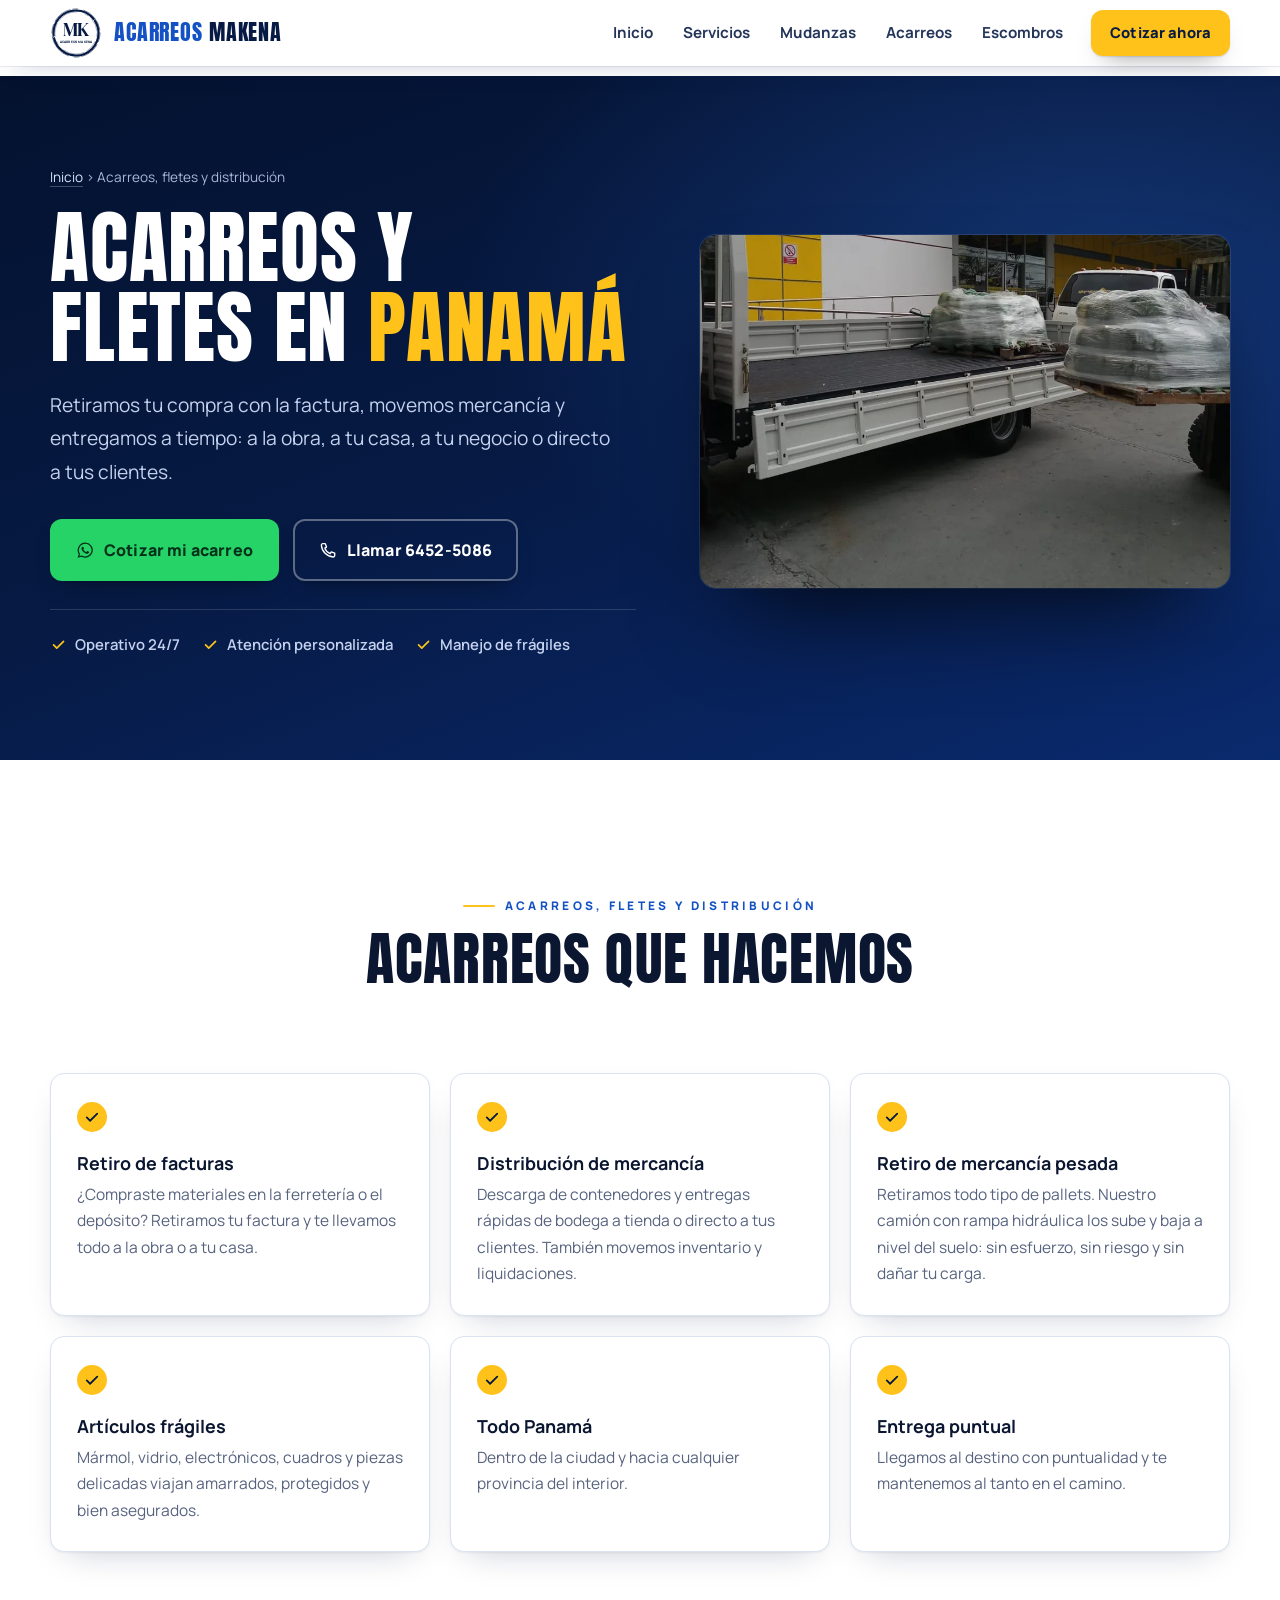
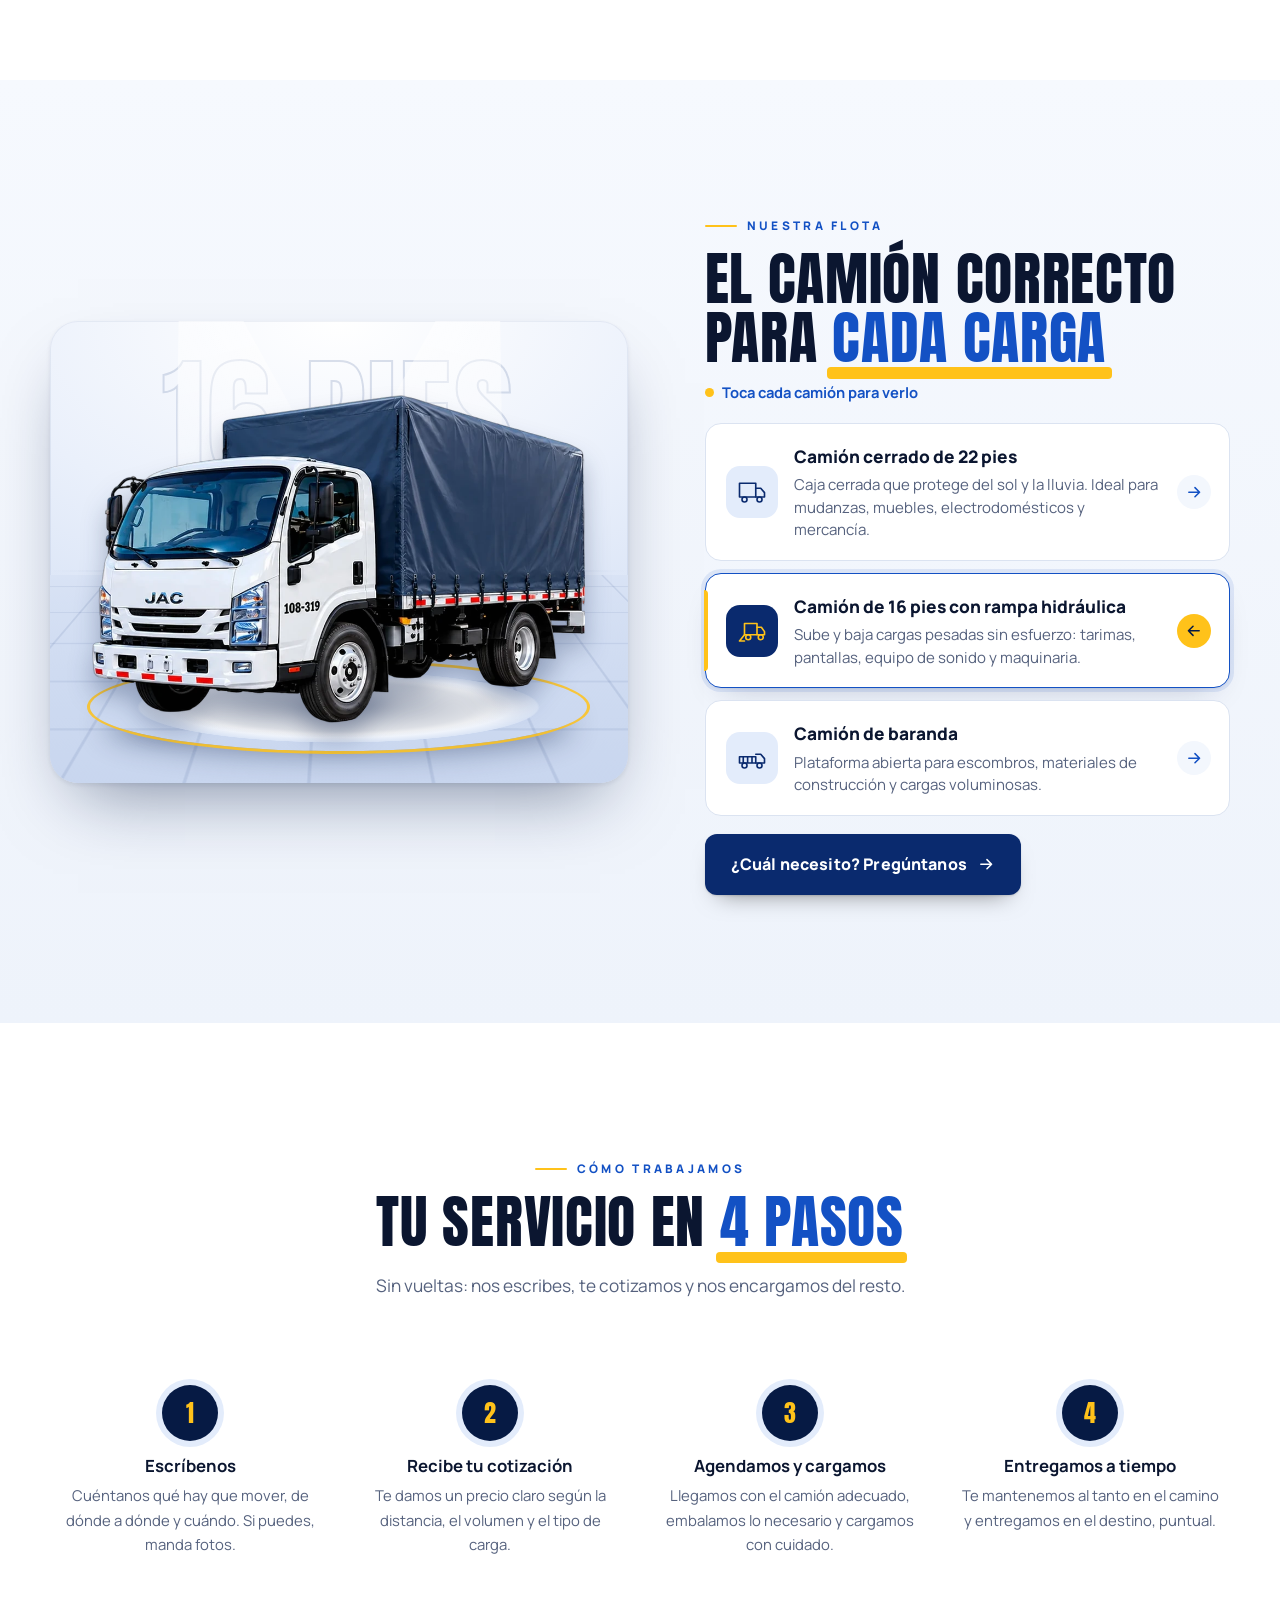
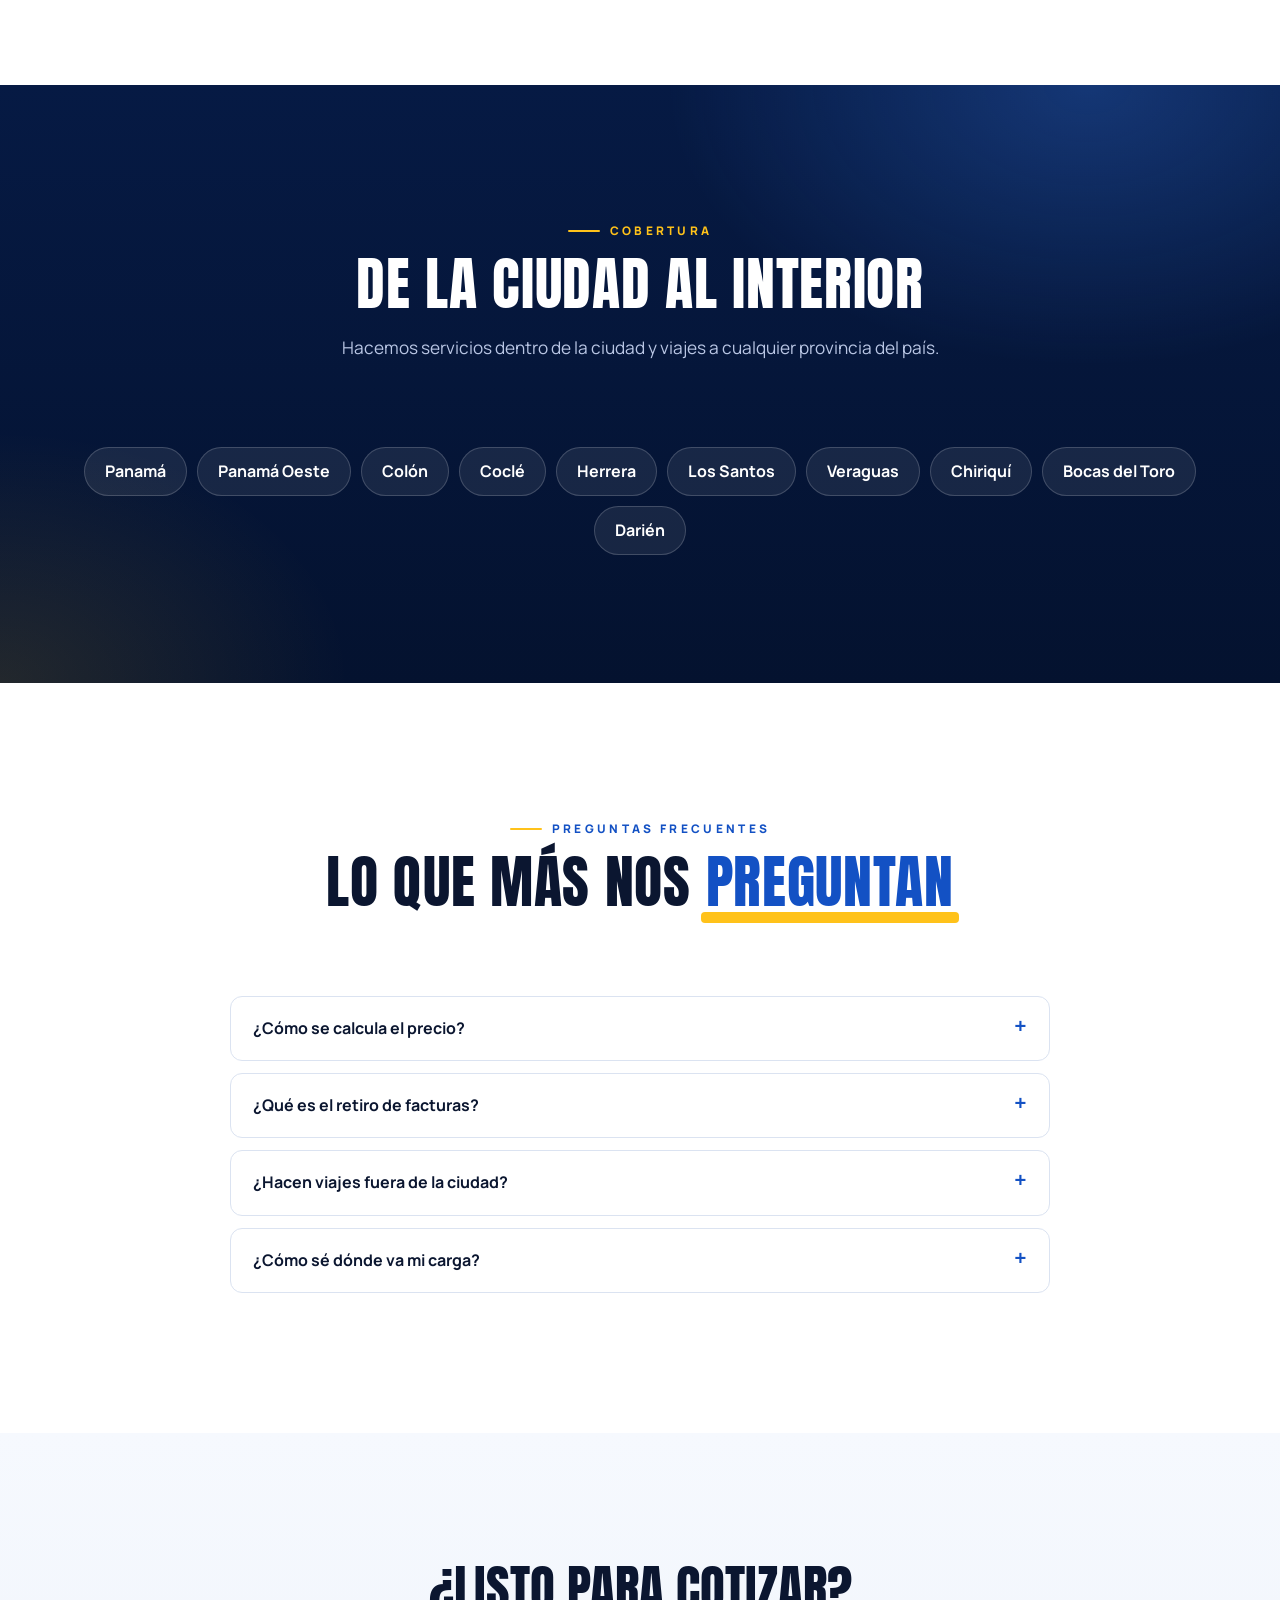
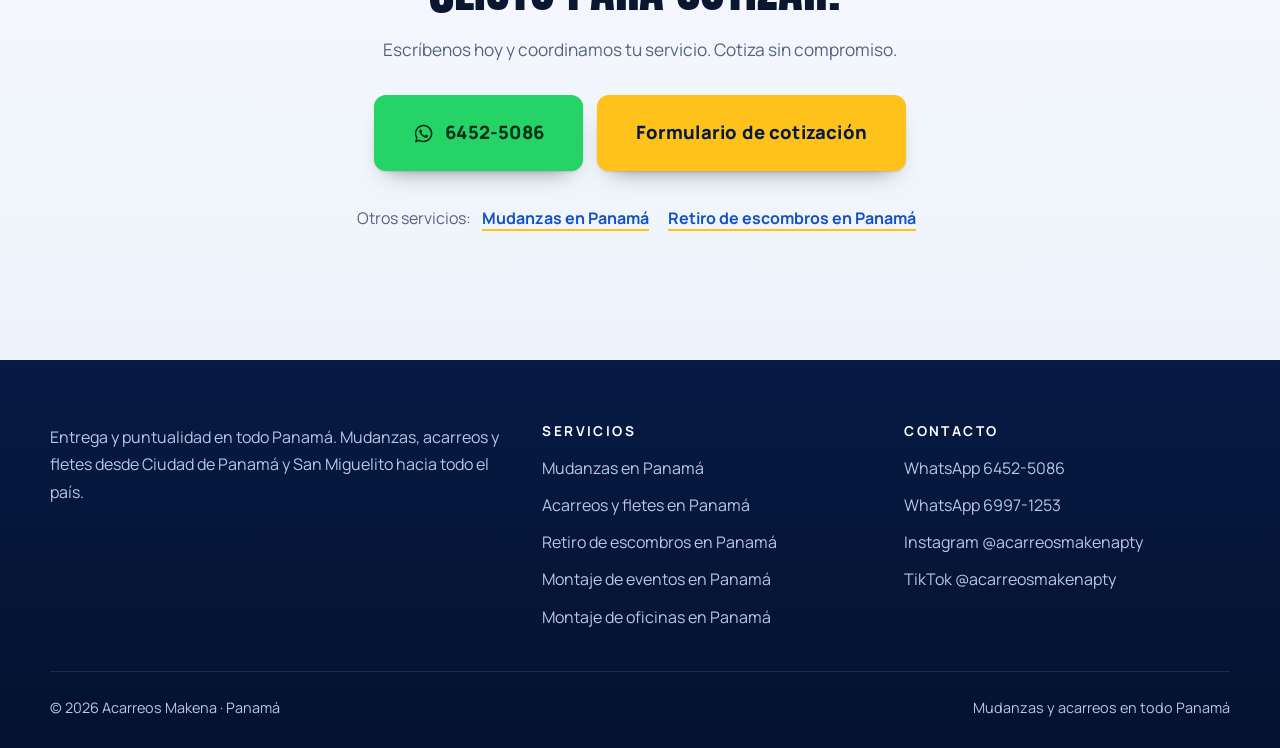
<file: acarreos-en-panama.html>
<!doctype html>
<html lang="es-PA">
<head>
  <meta charset="utf-8">
  <meta name="viewport" content="width=device-width, initial-scale=1, viewport-fit=cover">
  <title>Acarreos y fletes en Panamá | Acarreos Makena PTY</title>
  <meta name="description" content="Acarreos y fletes en Panamá: retiro de facturas, distribución de mercancía y retiro de carga pesada con camión de rampa hidráulica. Cotiza gratis por WhatsApp.">
  <meta name="robots" content="index, follow, max-image-preview:large">
  <link rel="canonical" href="https://acarreosmakena.com/acarreos-en-panama">
  <meta name="theme-color" content="#061a44">
  <meta property="og:type" content="website">
  <meta property="og:locale" content="es_PA">
  <meta property="og:site_name" content="Acarreos Makena PTY">
  <meta property="og:url" content="https://acarreosmakena.com/acarreos-en-panama">
  <meta property="og:title" content="Acarreos y fletes en Panamá | Acarreos Makena PTY">
  <meta property="og:description" content="Acarreos y fletes en Panamá: retiro de facturas, distribución de mercancía y retiro de carga pesada con camión de rampa hidráulica. Cotiza gratis por WhatsApp.">
  <meta property="og:image" content="https://acarreosmakena.com/img/compartir-makena.jpg">
  <meta name="twitter:card" content="summary_large_image">
  <link rel="icon" href="img/favicon.svg" type="image/svg+xml">
  <link rel="icon" href="img/favicon-48.png" sizes="48x48" type="image/png">
  <link rel="apple-touch-icon" href="img/apple-touch-icon.png">
  <script type="application/ld+json">{"@context": "https://schema.org", "@graph": [{"@type": "Service", "name": "Acarreos y fletes en Panamá", "serviceType": "Acarreos, fletes y distribución", "description": "Acarreos y fletes en Panamá: retiro de facturas, distribución de mercancía y retiro de carga pesada con camión de rampa hidráulica. Cotiza gratis por WhatsApp.", "provider": {"@id": "https://acarreosmakena.com/#empresa"}, "areaServed": {"@type": "Country", "name": "Panamá"}, "url": "https://acarreosmakena.com/acarreos-en-panama"}, {"@type": "BreadcrumbList", "itemListElement": [{"@type": "ListItem", "position": 1, "name": "Inicio", "item": "https://acarreosmakena.com/"}, {"@type": "ListItem", "position": 2, "name": "Acarreos y fletes en Panamá", "item": "https://acarreosmakena.com/acarreos-en-panama"}]}, {"@type": "FAQPage", "mainEntity": [{"@type": "Question", "name": "¿Cómo se calcula el precio?", "acceptedAnswer": {"@type": "Answer", "text": "Depende de la distancia, el volumen de la carga, el tipo de artículos y si hace falta embalaje. Escríbenos con fotos y te damos un precio claro antes de empezar."}}, {"@type": "Question", "name": "¿Qué es el retiro de facturas?", "acceptedAnswer": {"@type": "Answer", "text": "Si compraste materiales o productos en una ferretería, depósito o tienda, nosotros los retiramos con tu factura y te los llevamos a la obra, a tu casa o a tu negocio."}}, {"@type": "Question", "name": "¿Hacen viajes fuera de la ciudad?", "acceptedAnswer": {"@type": "Answer", "text": "Sí. Trabajamos en todo Panamá: dentro de la ciudad y hacia cualquier provincia del interior."}}, {"@type": "Question", "name": "¿Cómo sé dónde va mi carga?", "acceptedAnswer": {"@type": "Answer", "text": "Nos mantenemos en contacto contigo durante todo el traslado por llamada o WhatsApp, hasta que la carga se entrega."}}]}]}</script>
  <link rel="preconnect" href="https://fonts.googleapis.com">
  <link rel="preconnect" href="https://fonts.gstatic.com" crossorigin>
  <link href="https://fonts.googleapis.com/css2?family=Anton&family=DM+Serif+Display&family=Manrope:wght@400;500;600;700;800&display=swap" rel="stylesheet">
  <link rel="stylesheet" href="css/estilos.css?v=2026-11-13i">
  <link rel="stylesheet" href="css/premium.css?v=10">
</head>
<body class="pagina-servicio">
  <svg width="0" height="0" style="position:absolute" aria-hidden="true">
    <defs>
      <symbol id="logo" viewBox="0 0 120 120">
        <g fill="none" stroke="currentColor" stroke-linecap="round">
          <circle cx="60" cy="60" r="52" stroke-width="5" stroke-dasharray="150 6 40 4 90 5 30 3"/>
          <circle cx="60" cy="60" r="55.5" stroke-width="1.6" stroke-dasharray="20 9 44 6 12 14 60 8" opacity=".8"/>
          <circle cx="60" cy="60" r="48.5" stroke-width="1.2" stroke-dasharray="8 12 30 6 50 18" opacity=".6"/>
        </g>
        <text x="60" y="68" text-anchor="middle" font-family="'DM Serif Display', Georgia, serif" font-size="44" fill="currentColor" letter-spacing="-2">MK</text>
        <text x="60" y="82" text-anchor="middle" font-family="Manrope, Arial, sans-serif" font-weight="800" font-size="7.4" fill="currentColor" letter-spacing=".4">ACARREOS MAKENA</text>
      </symbol>
      <symbol id="i-wa" viewBox="0 0 24 24"><path fill="currentColor" d="M12.04 2a9.9 9.9 0 0 0-8.5 15l-1.4 5 5.2-1.4A9.9 9.9 0 1 0 12.04 2Zm0 18.1a8.2 8.2 0 0 1-4.2-1.15l-.3-.18-3.1.82.83-3-.2-.31a8.2 8.2 0 1 1 6.97 3.82Zm4.5-6.14c-.25-.12-1.46-.72-1.69-.8-.23-.08-.39-.12-.55.12-.17.25-.64.8-.78.97-.14.16-.29.18-.53.06a6.7 6.7 0 0 1-3.34-2.92c-.25-.43.25-.4.72-1.33.08-.16.04-.3-.02-.43-.06-.12-.55-1.33-.76-1.82-.2-.48-.4-.41-.55-.42h-.47a.9.9 0 0 0-.66.31 2.77 2.77 0 0 0-.86 2.06 4.8 4.8 0 0 0 1 2.56 11 11 0 0 0 4.22 3.73c1.57.68 2.19.74 2.98.62.48-.07 1.46-.6 1.67-1.18.2-.58.2-1.08.14-1.18-.06-.1-.22-.17-.47-.29Z"/></symbol>
      <symbol id="i-ig" viewBox="0 0 24 24"><path fill="none" stroke="currentColor" stroke-width="1.8" d="M7 2.9h10A4.1 4.1 0 0 1 21.1 7v10a4.1 4.1 0 0 1-4.1 4.1H7A4.1 4.1 0 0 1 2.9 17V7A4.1 4.1 0 0 1 7 2.9Z"/><circle cx="12" cy="12" r="4.2" fill="none" stroke="currentColor" stroke-width="1.8"/><circle cx="17.4" cy="6.6" r="1.2" fill="currentColor"/></symbol>
      <symbol id="i-tiktok" viewBox="0 0 24 24"><path fill="currentColor" d="M16.6 3c.3 2.2 1.6 3.6 3.9 3.8v2.6c-1.4.1-2.6-.3-3.9-1.1v5.6c0 6.6-7.2 8.7-10.1 4-1.9-3-.7-8.3 5.3-8.5v2.8c-.5.1-1 .2-1.4.3-1.4.5-2.1 1.3-1.9 2.8.4 2.9 5.8 3.8 5.3-1.9V3Z"/></symbol>
      <symbol id="i-tel" viewBox="0 0 24 24"><path fill="none" stroke="currentColor" stroke-width="1.8" stroke-linejoin="round" d="M5 3.5h3.2l1.6 4.4-2.2 1.4a11.5 11.5 0 0 0 7.1 7.1l1.4-2.2 4.4 1.6V19a1.9 1.9 0 0 1-2 1.9A16.6 16.6 0 0 1 3.1 5.5 1.9 1.9 0 0 1 5 3.5Z"/></symbol>
      <symbol id="i-flecha" viewBox="0 0 24 24"><path fill="none" stroke="currentColor" stroke-width="2" stroke-linecap="round" stroke-linejoin="round" d="M5 12h14m-6-6 6 6-6 6"/></symbol>
      <!-- piezas de los camiones ilustrados -->
      <linearGradient id="g-cabina" x1="0" y1="0" x2="0" y2="1"><stop offset="0" stop-color="#ffffff"/><stop offset=".55" stop-color="#f1f4fa"/><stop offset="1" stop-color="#cbd6e8"/></linearGradient>
      <linearGradient id="g-vidrio" x1="0" y1="0" x2="1" y2="1"><stop offset="0" stop-color="#8dbcf4"/><stop offset=".4" stop-color="#3866b2"/><stop offset="1" stop-color="#132c63"/></linearGradient>
      <linearGradient id="g-caja" x1="0" y1="0" x2="0" y2="1"><stop offset="0" stop-color="#ffffff"/><stop offset=".55" stop-color="#f2f5fa"/><stop offset="1" stop-color="#d4dcea"/></linearGradient>
      <linearGradient id="g-poste" x1="0" y1="0" x2="1" y2="0"><stop offset="0" stop-color="#aeb9cc"/><stop offset=".45" stop-color="#f5f7fb"/><stop offset="1" stop-color="#9eaac0"/></linearGradient>
      <linearGradient id="g-riel" x1="0" y1="0" x2="0" y2="1"><stop offset="0" stop-color="#f7f9fc"/><stop offset=".5" stop-color="#c3cddd"/><stop offset="1" stop-color="#8e9ab0"/></linearGradient>
      <linearGradient id="g-lona" x1="0" y1="0" x2="0" y2="1"><stop offset="0" stop-color="#3f5a8e"/><stop offset=".22" stop-color="#2b4473"/><stop offset="1" stop-color="#18284a"/></linearGradient>
      <linearGradient id="g-franja" x1="0" y1="0" x2="1" y2="0"><stop offset="0" stop-color="#0a2a6e"/><stop offset="1" stop-color="#1f63d6"/></linearGradient>
      <linearGradient id="g-tanque" x1="0" y1="0" x2="0" y2="1"><stop offset="0" stop-color="#f4f7fb"/><stop offset=".45" stop-color="#bcc7d8"/><stop offset="1" stop-color="#76839c"/></linearGradient>
      <linearGradient id="g-sombra-abajo" x1="0" y1="0" x2="0" y2="1"><stop offset="0" stop-color="#0a1630" stop-opacity="0"/><stop offset="1" stop-color="#0a1630" stop-opacity=".22"/></linearGradient>
      <linearGradient id="g-reflejo" x1="0" y1="0" x2="1" y2="0"><stop offset="0" stop-color="#fff" stop-opacity="0"/><stop offset=".5" stop-color="#fff" stop-opacity=".55"/><stop offset="1" stop-color="#fff" stop-opacity="0"/></linearGradient>
      <radialGradient id="g-llanta"><stop offset=".55" stop-color="#2a303d"/><stop offset=".85" stop-color="#151a24"/><stop offset="1" stop-color="#0b0e14"/></radialGradient>
      <radialGradient id="g-rin" cx=".38" cy=".32"><stop offset="0" stop-color="#ffffff"/><stop offset=".5" stop-color="#c5cfde"/><stop offset="1" stop-color="#7b879c"/></radialGradient>
      <linearGradient id="g-haz" x1="0" y1="0" x2="1" y2="0"><stop offset="0" stop-color="#fff3b0" stop-opacity=".55"/><stop offset="1" stop-color="#fff3b0" stop-opacity="0"/></linearGradient>
      <pattern id="p-cinta" width="16" height="6" patternUnits="userSpaceOnUse"><rect width="8" height="6" fill="#e11d2e"/><rect x="8" width="8" height="6" fill="#ffffff"/></pattern>
      <pattern id="p-remaches" width="9" height="4" patternUnits="userSpaceOnUse"><circle cx="4.5" cy="2" r=".9" fill="#7d899f"/><circle cx="4.2" cy="1.7" r=".35" fill="#fff"/></pattern>
      <pattern id="p-diamante" width="6" height="6" patternUnits="userSpaceOnUse"><rect width="6" height="6" fill="#4c5669"/><path d="M1 4l2-2M3.5 5.5l2-2" stroke="#7a859a" stroke-width="1" stroke-linecap="round"/></pattern>
      <!-- llanta con banda, rin con perforaciones y tuercas -->
      <symbol id="s-rueda" viewBox="-24 -24 48 48">
        <circle r="23" fill="url(#g-llanta)"/>
        <circle r="21.2" fill="none" stroke="#06080c" stroke-width="2.6" stroke-dasharray="2.6 1.9"/>
        <circle r="17.4" fill="none" stroke="#3a4253" stroke-width=".8"/>
        <circle r="15" fill="#2c3341"/>
        <circle r="13.6" fill="url(#g-rin)" stroke="#5b667c" stroke-width=".8"/>
        <circle r="11.2" fill="none" stroke="#97a3b8" stroke-width="1.1"/>
        <g fill="#3a4357"><ellipse cx="0" cy="-8.6" rx="2" ry="2.6"/><ellipse cx="0" cy="8.6" rx="2" ry="2.6"/><ellipse cx="-8.6" cy="0" rx="2.6" ry="2"/><ellipse cx="8.6" cy="0" rx="2.6" ry="2"/><ellipse cx="6.1" cy="-6.1" rx="2" ry="2.4" transform="rotate(45 6.1 -6.1)"/><ellipse cx="-6.1" cy="6.1" rx="2" ry="2.4" transform="rotate(45 -6.1 6.1)"/><ellipse cx="-6.1" cy="-6.1" rx="2" ry="2.4" transform="rotate(-45 -6.1 -6.1)"/><ellipse cx="6.1" cy="6.1" rx="2" ry="2.4" transform="rotate(-45 6.1 6.1)"/></g>
        <circle r="5.6" fill="#d9e0ea" stroke="#6d7990" stroke-width=".8"/>
        <g fill="#5b667c"><circle cx="0" cy="-3.6" r="1"/><circle cx="3.1" cy="-1.8" r="1"/><circle cx="3.1" cy="1.8" r="1"/><circle cx="0" cy="3.6" r="1"/><circle cx="-3.1" cy="1.8" r="1"/><circle cx="-3.1" cy="-1.8" r="1"/></g>
        <circle r="1.6" fill="#3c4558"/>
        <path d="M-9 -9.5a13 13 0 0 1 7-3" stroke="#fff" stroke-width="1.4" stroke-linecap="round" fill="none" opacity=".75"/>
      </symbol>
      <!-- cabina JAC vista de lado, mirando a la derecha (la base del chasis en y=100) -->
      <symbol id="s-cabina" viewBox="0 0 124 112" overflow="visible">
        <!-- luces de gálibo del techo -->
        <g fill="#ffb020"><rect x="58" y="-1" width="6" height="3" rx="1"/><rect x="68" y="-1" width="6" height="3" rx="1"/><rect x="78" y="0" width="6" height="3" rx="1"/></g>
        <!-- carrocería -->
        <path d="M4 8Q4 2 10 2H74Q86 2 93 10L111 41Q117 51 117 61V92Q117 100 109 100H4Z" fill="url(#g-cabina)" stroke="#aebbd2" stroke-width="1.2"/>
        <path d="M4 74H117V92Q117 100 109 100H4Z" fill="url(#g-sombra-abajo)"/>
        <path d="M8 4.5H73Q84 4.5 90 11" fill="none" stroke="#fff" stroke-width="1.6" stroke-linecap="round" opacity=".9"/>
        <!-- vidrio con marco, timón y asiento -->
        <path d="M12 10H72Q81 10 87 18L101 45H12Z" fill="#1a2233"/>
        <path d="M14 12H71Q79 12 85 20L98 43H14Z" fill="url(#g-vidrio)"/>
        <path d="M58 43a12 6 0 0 1 22-9" stroke="#0e1a36" stroke-width="2.4" fill="none" stroke-linecap="round"/>
        <path d="M22 43V24q0-5 5-5h6q4 0 4 5v19" fill="#0e1a36" opacity=".55"/>
        <path d="M30 13h11L27 42H17Z" fill="#fff" opacity=".24"/>
        <path d="M46 13h4L36 42h-4Z" fill="#fff" opacity=".14"/>
        <path d="M86 19l13 26" stroke="#1a2233" stroke-width="3.2" stroke-linecap="round"/>
        <!-- puerta -->
        <path d="M11 47H86V79Q86 92 74 95H11Z" fill="none" stroke="#b4c0d5" stroke-width="1.3"/>
        <rect x="63" y="54" width="15" height="5" rx="2.5" fill="#c9d2e1"/>
        <rect x="65" y="55.2" width="11" height="2.6" rx="1.3" fill="#6f7b91"/>
        <circle cx="80.5" cy="56.5" r="1.1" fill="#6f7b91"/>
        <!-- logo -->
        <circle cx="38" cy="70" r="9" fill="#fff" stroke="#0a2a6e" stroke-width="1.6"/>
        <circle cx="38" cy="70" r="7" fill="none" stroke="#0a2a6e" stroke-width=".5" stroke-dasharray="5 1.5 2 1"/>
        <text x="38" y="73.2" text-anchor="middle" font-family="'DM Serif Display', Georgia, serif" font-size="8.6" fill="#0a2a6e">MK</text>
        <!-- guardafango y arco de la rueda delantera -->
        <path d="M60 100a27 27 0 0 1 54 0Z" fill="#1a202c"/>
        <path d="M58 100a29 29 0 0 1 58 0" fill="none" stroke="#2a3140" stroke-width="4.5"/>
        <path d="M60.5 97a26.5 26.5 0 0 1 9-17" fill="none" stroke="#4a5469" stroke-width="1.2"/>
        <!-- frente: faro, direccional, defensa y neblinero -->
        <path d="M108 61h6.5q3 0 3 3v12q0 3-3 3H108Z" fill="#dfe6f0" stroke="#aebbd2" stroke-width="1"/>
        <path d="M109.5 63h5q1.6 0 1.6 1.6v6.4h-6.6Z" fill="#fff8d6"/>
        <rect x="109.5" y="72" width="6.6" height="4.5" rx="1" fill="#ffb020"/>
        <rect x="100" y="84" width="20" height="16" rx="3.5" fill="#e3e9f2" stroke="#aebbd2" stroke-width="1"/>
        <rect x="102" y="86.5" width="16" height="4" rx="1.5" fill="#3a4357"/>
        <circle cx="114.5" cy="88.5" r="1.4" fill="#fff4c2"/>
        <rect x="102" y="94.5" width="16" height="3" fill="url(#p-cinta)"/>
        <rect x="88" y="80" width="5" height="2.6" rx="1" fill="#ffb020"/>
        <!-- espejos -->
        <path d="M95 30l11-9" stroke="#1c2333" stroke-width="2.4" stroke-linecap="round"/>
        <path d="M96 38l9-5" stroke="#1c2333" stroke-width="1.8" stroke-linecap="round"/>
        <rect x="104" y="7" width="8" height="22" rx="2.5" fill="#1c2333"/>
        <rect x="105.3" y="9" width="2" height="17" rx="1" fill="#6b84b5" opacity=".7"/>
        <rect x="103.5" y="30" width="6" height="7" rx="2" fill="#1c2333"/>
        <!-- escalón -->
        <rect x="24" y="100" width="34" height="6" rx="1.5" fill="#3a4357"/>
        <path d="M27 102.5h28M27 104.5h28" stroke="#5c667c" stroke-width=".8"/>
      </symbol>
      <!-- chasis común: travesaños, tanque con correas, batería, defensa lateral -->
      <symbol id="s-chasis" viewBox="0 0 220 30" overflow="visible">
        <rect x="0" y="0" width="220" height="8" fill="#1d2330"/>
        <g fill="#2c3445"><rect x="10" y="0" width="4" height="10"/><rect x="60" y="0" width="4" height="10"/><rect x="110" y="0" width="4" height="10"/><rect x="160" y="0" width="4" height="10"/></g>
        <rect x="140" y="5" width="46" height="15" rx="7.5" fill="url(#g-tanque)"/>
        <rect x="150" y="4" width="3.5" height="17" rx="1" fill="#3a4357"/><rect x="172" y="4" width="3.5" height="17" rx="1" fill="#3a4357"/>
        <circle cx="182" cy="9" r="2.4" fill="#5b667c"/>
        <rect x="118" y="6" width="18" height="13" rx="2" fill="#2a3140"/><rect x="120" y="8" width="14" height="2" fill="#4a5469"/>
        <g fill="#c9d2e1"><rect x="40" y="13" width="96" height="3" rx="1.5"/><rect x="40" y="19" width="96" height="3" rx="1.5"/></g>
        <g fill="#8e9ab0"><rect x="44" y="12" width="3" height="11"/><rect x="88" y="12" width="3" height="11"/><rect x="130" y="12" width="3" height="11"/></g>
      </symbol>
      <symbol id="i-check" viewBox="0 0 24 24"><path fill="none" stroke="currentColor" stroke-width="2.4" stroke-linecap="round" stroke-linejoin="round" d="m5 12.5 4.5 4.5L19 7.5"/></symbol>
    </defs>
  </svg>

  <header class="cabecera con-fondo" id="cabecera">
    <div class="contenedor cabecera__fila">
      <a href="./" class="marca" aria-label="Acarreos Makena, inicio">
        <svg class="marca__logo"><use href="#logo"/></svg>
        <span class="marca__texto"><b>Acarreos</b> Makena</span>
      </a>
      <nav class="menu" id="menu" aria-label="Principal">
        <a href="./">Inicio</a>
        <a href="servicios">Servicios</a>
        <a href="mudanzas-en-panama">Mudanzas</a>
        <a href="acarreos-en-panama">Acarreos</a>
        <a href="retiro-de-escombros-panama">Escombros</a>
        <a href="https://wa.me/50764525086?text=Hola%20Acarreos%20Makena%2C%20quiero%20cotizar%20un%20acarreo." target="_blank" rel="noopener" class="boton boton--amarillo boton--chico menu__cta">Cotizar ahora</a>
      </nav>
      <button class="hamburguesa" id="hamburguesa" aria-label="Abrir menú" aria-expanded="false" aria-controls="menu"><span></span><span></span><span></span></button>
    </div>
  </header>

  <main>
    <section class="sv-hero">
      <div class="contenedor sv-hero__grid">
        <div>
          <nav class="sv-migas" aria-label="Ruta"><a href="./">Inicio</a> <span>›</span> Acarreos, fletes y distribución</nav>
          <h1>Acarreos y fletes en <span>Panamá</span></h1>
          <p class="sv-lead">Retiramos tu compra con la factura, movemos mercancía y entregamos a tiempo: a la obra, a tu casa, a tu negocio o directo a tus clientes.</p>
          <div class="sv-botones">
            <a class="boton boton--whatsapp boton--brillo" href="https://wa.me/50764525086?text=Hola%20Acarreos%20Makena%2C%20quiero%20cotizar%20un%20acarreo." target="_blank" rel="noopener"><svg class="ico"><use href="#i-wa"/></svg> Cotizar mi acarreo</a>
            <a class="boton boton--contorno" href="tel:+50764525086"><svg class="ico"><use href="#i-tel"/></svg> Llamar 6452-5086</a>
          </div>
          <ul class="sv-garantias"><li><svg class="ico"><use href="#i-check"/></svg> Operativo 24/7</li><li><svg class="ico"><use href="#i-check"/></svg> Atención personalizada</li><li><svg class="ico"><use href="#i-check"/></svg> Manejo de frágiles</li></ul>
        </div>
        <div class="sv-hero__foto"><img src="media/servicio-facturas.webp" alt="Camión de Acarreos Makena cargado con materiales para un acarreo" width="960" height="640"></div>
      </div>
    </section>

    <section class="seccion">
      <div class="contenedor">
        <header class="seccion__cabeza" data-revelar><p class="sobretitulo">Acarreos, fletes y distribución</p><h2>Acarreos que hacemos</h2></header>
        <div class="sv-items">
<article class="sv-item" data-revelar style="--d:0"><svg class="ico"><use href="#i-check"/></svg><h3>Retiro de facturas</h3><p>¿Compraste materiales en la ferretería o el depósito? Retiramos tu factura y te llevamos todo a la obra o a tu casa.</p></article>
<article class="sv-item" data-revelar style="--d:1"><svg class="ico"><use href="#i-check"/></svg><h3>Distribución de mercancía</h3><p>Descarga de contenedores y entregas rápidas de bodega a tienda o directo a tus clientes. También movemos inventario y liquidaciones.</p></article>
<article class="sv-item" data-revelar style="--d:2"><svg class="ico"><use href="#i-check"/></svg><h3>Retiro de mercancía pesada</h3><p>Retiramos todo tipo de pallets. Nuestro camión con rampa hidráulica los sube y baja a nivel del suelo: sin esfuerzo, sin riesgo y sin dañar tu carga.</p></article>
<article class="sv-item" data-revelar style="--d:3"><svg class="ico"><use href="#i-check"/></svg><h3>Artículos frágiles</h3><p>Mármol, vidrio, electrónicos, cuadros y piezas delicadas viajan amarrados, protegidos y bien asegurados.</p></article>
<article class="sv-item" data-revelar style="--d:4"><svg class="ico"><use href="#i-check"/></svg><h3>Todo Panamá</h3><p>Dentro de la ciudad y hacia cualquier provincia del interior.</p></article>
<article class="sv-item" data-revelar style="--d:5"><svg class="ico"><use href="#i-check"/></svg><h3>Entrega puntual</h3><p>Llegamos al destino con puntualidad y te mantenemos al tanto en el camino.</p></article>
        </div>
      </div>
    </section>

    <section class="seccion seccion--clara" id="flota">
      <div class="contenedor flota">
        <!-- showroom: muestra el camión de la tarjeta elegida -->
        <div class="garaje" id="garaje" data-revelar data-activo="rampa">
          <span class="garaje__medida" id="garaje-medida" aria-hidden="true">16 pies</span>
          <span class="garaje__luz garaje__luz--1" aria-hidden="true"></span>
          <span class="garaje__luz garaje__luz--2" aria-hidden="true"></span>
          <span class="garaje__piso" aria-hidden="true"></span>
          <figure class="garaje__vehiculo" data-vehiculo="cerrado">
            <img src="img/flota-cerrado.webp" alt="Camión cerrado de 22 pies de Acarreos Makena" width="900" height="644" loading="lazy">
          </figure>
          <figure class="garaje__vehiculo activo" data-vehiculo="rampa">
            <img src="img/flota-rampa.webp" alt="Camión de 16 pies con carpa y rampa hidráulica de Acarreos Makena" width="900" height="599" loading="lazy">
          </figure>
          <figure class="garaje__vehiculo" data-vehiculo="baranda">
            <img src="img/flota-baranda.webp" alt="Camión de baranda de Acarreos Makena" width="900" height="534" loading="lazy">
          </figure>
        </div>
        <div class="flota__texto">
          <p class="sobretitulo" data-revelar>Nuestra flota</p>
          <h2 data-revelar style="--d:1">El camión correcto para <span class="subrayado">cada carga</span></h2>
          <p class="flota__pista" data-revelar style="--d:1">Toca cada camión para verlo</p>
          <div class="vehiculos" role="group" aria-label="Elige un camión">
          <button type="button" class="vehiculo" data-vehiculo="cerrado" data-medida="22 pies" aria-pressed="false" data-revelar style="--d:2">
            <span class="vehiculo__ico"><svg viewBox="0 0 48 48"><path d="M4 32h26V10H4Z"/><path d="M30 18h8l6 7v7H30"/><circle cx="12" cy="36" r="4"/><circle cx="36" cy="36" r="4"/></svg></span>
            <span class="vehiculo__txt">
              <b>Camión cerrado de 22 pies</b>
              <span>Caja cerrada que protege del sol y la lluvia. Ideal para mudanzas, muebles, electrodomésticos y mercancía.</span>
            </span>
            <span class="vehiculo__ojo" aria-hidden="true"><svg class="ico"><use href="#i-flecha"/></svg></span>
          </button>
          <button type="button" class="vehiculo activo" data-vehiculo="rampa" data-medida="16 pies" aria-pressed="true" data-revelar style="--d:3">
            <span class="vehiculo__ico"><svg viewBox="0 0 48 48"><path d="M12 30h20V12H12Z"/><path d="M32 18h7l5 7v5H32"/><circle cx="18" cy="34" r="4"/><circle cx="38" cy="34" r="4"/><path d="M12 30 4 40h8"/></svg></span>
            <span class="vehiculo__txt">
              <b>Camión de 16 pies con rampa hidráulica</b>
              <span>Sube y baja cargas pesadas sin esfuerzo: tarimas, pantallas, equipo de sonido y maquinaria.</span>
            </span>
            <span class="vehiculo__ojo" aria-hidden="true"><svg class="ico"><use href="#i-flecha"/></svg></span>
          </button>
          <button type="button" class="vehiculo" data-vehiculo="baranda" data-medida="Baranda" aria-pressed="false" data-revelar style="--d:4">
            <span class="vehiculo__ico"><svg viewBox="0 0 48 48"><path d="M4 32h26M4 32V22M30 32V22M4 22h26M10 22v10M17 22v10M24 22v10"/><path d="M30 18h8l6 7v7H30"/><circle cx="12" cy="36" r="4"/><circle cx="36" cy="36" r="4"/></svg></span>
            <span class="vehiculo__txt">
              <b>Camión de baranda</b>
              <span>Plataforma abierta para escombros, materiales de construcción y cargas voluminosas.</span>
            </span>
            <span class="vehiculo__ojo" aria-hidden="true"><svg class="ico"><use href="#i-flecha"/></svg></span>
          </button>
          </div>
          <a class="boton boton--azul" href="https://wa.me/50764525086?text=Hola%20Acarreos%20Makena%2C%20quiero%20cotizar%20un%20acarreo." target="_blank" rel="noopener" data-revelar style="--d:5">¿Cuál necesito? Pregúntanos <svg class="ico"><use href="#i-flecha"/></svg></a>
        </div>
      </div>
    </section>

    <section class="seccion">
      <div class="contenedor">
        <header class="seccion__cabeza" data-revelar><p class="sobretitulo">Cómo trabajamos</p><h2>Tu servicio en <span class="subrayado">4 pasos</span></h2><p class="seccion__intro">Sin vueltas: nos escribes, te cotizamos y nos encargamos del resto.</p></header>
        <ol class="sv-pasos">
<li class="sv-paso" data-revelar style="--d:0"><b>1</b><h3>Escríbenos</h3><p>Cuéntanos qué hay que mover, de dónde a dónde y cuándo. Si puedes, manda fotos.</p></li>
<li class="sv-paso" data-revelar style="--d:1"><b>2</b><h3>Recibe tu cotización</h3><p>Te damos un precio claro según la distancia, el volumen y el tipo de carga.</p></li>
<li class="sv-paso" data-revelar style="--d:2"><b>3</b><h3>Agendamos y cargamos</h3><p>Llegamos con el camión adecuado, embalamos lo necesario y cargamos con cuidado.</p></li>
<li class="sv-paso" data-revelar style="--d:3"><b>4</b><h3>Entregamos a tiempo</h3><p>Te mantenemos al tanto en el camino y entregamos en el destino, puntual.</p></li>
        </ol>
      </div>
    </section>

    <section class="seccion seccion--oscura">
      <div class="contenedor">
        <header class="seccion__cabeza" data-revelar><p class="sobretitulo sobretitulo--claro">Cobertura</p><h2>De la ciudad al interior</h2><p class="seccion__intro">Hacemos servicios dentro de la ciudad y viajes a cualquier provincia del país.</p></header>
        <ul class="sv-prov"><li>Panamá</li><li>Panamá Oeste</li><li>Colón</li><li>Coclé</li><li>Herrera</li><li>Los Santos</li><li>Veraguas</li><li>Chiriquí</li><li>Bocas del Toro</li><li>Darién</li></ul>
      </div>
    </section>

    <section class="seccion">
      <div class="contenedor contenedor--angosto">
        <header class="seccion__cabeza" data-revelar><p class="sobretitulo">Preguntas frecuentes</p><h2>Lo que más nos <span class="subrayado">preguntan</span></h2></header>
<details class="sv-faq"><summary>¿Cómo se calcula el precio?</summary><p>Depende de la distancia, el volumen de la carga, el tipo de artículos y si hace falta embalaje. Escríbenos con fotos y te damos un precio claro antes de empezar.</p></details>
<details class="sv-faq"><summary>¿Qué es el retiro de facturas?</summary><p>Si compraste materiales o productos en una ferretería, depósito o tienda, nosotros los retiramos con tu factura y te los llevamos a la obra, a tu casa o a tu negocio.</p></details>
<details class="sv-faq"><summary>¿Hacen viajes fuera de la ciudad?</summary><p>Sí. Trabajamos en todo Panamá: dentro de la ciudad y hacia cualquier provincia del interior.</p></details>
<details class="sv-faq"><summary>¿Cómo sé dónde va mi carga?</summary><p>Nos mantenemos en contacto contigo durante todo el traslado por llamada o WhatsApp, hasta que la carga se entrega.</p></details>
      </div>
    </section>

    <section class="seccion seccion--clara sv-final">
      <div class="contenedor" data-revelar>
        <h2>¿Listo para cotizar?</h2>
        <p class="seccion__intro">Escríbenos hoy y coordinamos tu servicio. Cotiza sin compromiso.</p>
        <div class="sv-botones sv-botones--centro">
          <a class="boton boton--whatsapp boton--grande boton--brillo" href="https://wa.me/50764525086?text=Hola%20Acarreos%20Makena%2C%20quiero%20cotizar%20un%20acarreo." target="_blank" rel="noopener"><svg class="ico"><use href="#i-wa"/></svg> 6452-5086</a>
          <a class="boton boton--amarillo boton--grande" href="./#cotizar">Formulario de cotización</a>
        </div>
        <p class="sv-otros">Otros servicios: <a class="sv-rel" href="mudanzas-en-panama">Mudanzas en Panamá</a> <a class="sv-rel" href="retiro-de-escombros-panama">Retiro de escombros en Panamá</a></p>
      </div>
    </section>
  </main>

  <footer class="pie">
    <div class="contenedor pie__grid">
      <div><p>Entrega y puntualidad en todo Panamá. Mudanzas, acarreos y fletes desde Ciudad de Panamá y San Miguelito hacia todo el país.</p></div>
      <div><h4>Servicios</h4><ul>
        <li><a href="mudanzas-en-panama">Mudanzas en Panamá</a></li>
        <li><a href="acarreos-en-panama">Acarreos y fletes en Panamá</a></li>
        <li><a href="retiro-de-escombros-panama">Retiro de escombros en Panamá</a></li>
        <li><a href="montaje-de-eventos-panama">Montaje de eventos en Panamá</a></li>
        <li><a href="montaje-de-oficinas-panama">Montaje de oficinas en Panamá</a></li></ul></div>
      <div><h4>Contacto</h4><ul>
        <li><a href="https://wa.me/50764525086" target="_blank" rel="noopener">WhatsApp 6452-5086</a></li>
        <li><a href="https://wa.me/50769971253" target="_blank" rel="noopener">WhatsApp 6997-1253</a></li>
        <li><a href="https://www.instagram.com/acarreosmakenapty/" target="_blank" rel="noopener">Instagram @acarreosmakenapty</a></li>
        <li><a href="https://www.tiktok.com/@acarreosmakenapty" target="_blank" rel="noopener">TikTok @acarreosmakenapty</a></li></ul></div>
    </div>
    <div class="contenedor pie__base"><span>© 2026 Acarreos Makena · Panamá</span><span>Mudanzas y acarreos en todo Panamá</span></div>
  </footer>

  <a class="wa-flotante" href="https://wa.me/50764525086?text=Hola%20Acarreos%20Makena%2C%20quiero%20cotizar%20un%20acarreo." target="_blank" rel="noopener" aria-label="Escríbenos por WhatsApp"><svg class="ico"><use href="#i-wa"/></svg><span class="wa-flotante__texto">¿Cotizamos?</span></a>
  <nav class="barra-movil" aria-label="Contacto rápido">
    <a class="barra-movil__llamar" href="tel:+50764525086"><svg class="ico"><use href="#i-tel"/></svg> Llamar</a>
    <a class="barra-movil__wa" href="https://wa.me/50764525086?text=Hola%20Acarreos%20Makena%2C%20quiero%20cotizar%20un%20acarreo." target="_blank" rel="noopener"><svg class="ico"><use href="#i-wa"/></svg> Cotizar por WhatsApp</a>
  </nav>
  <script src="js/servicio.js?v=2" defer></script>
</body>
</html>
</file>
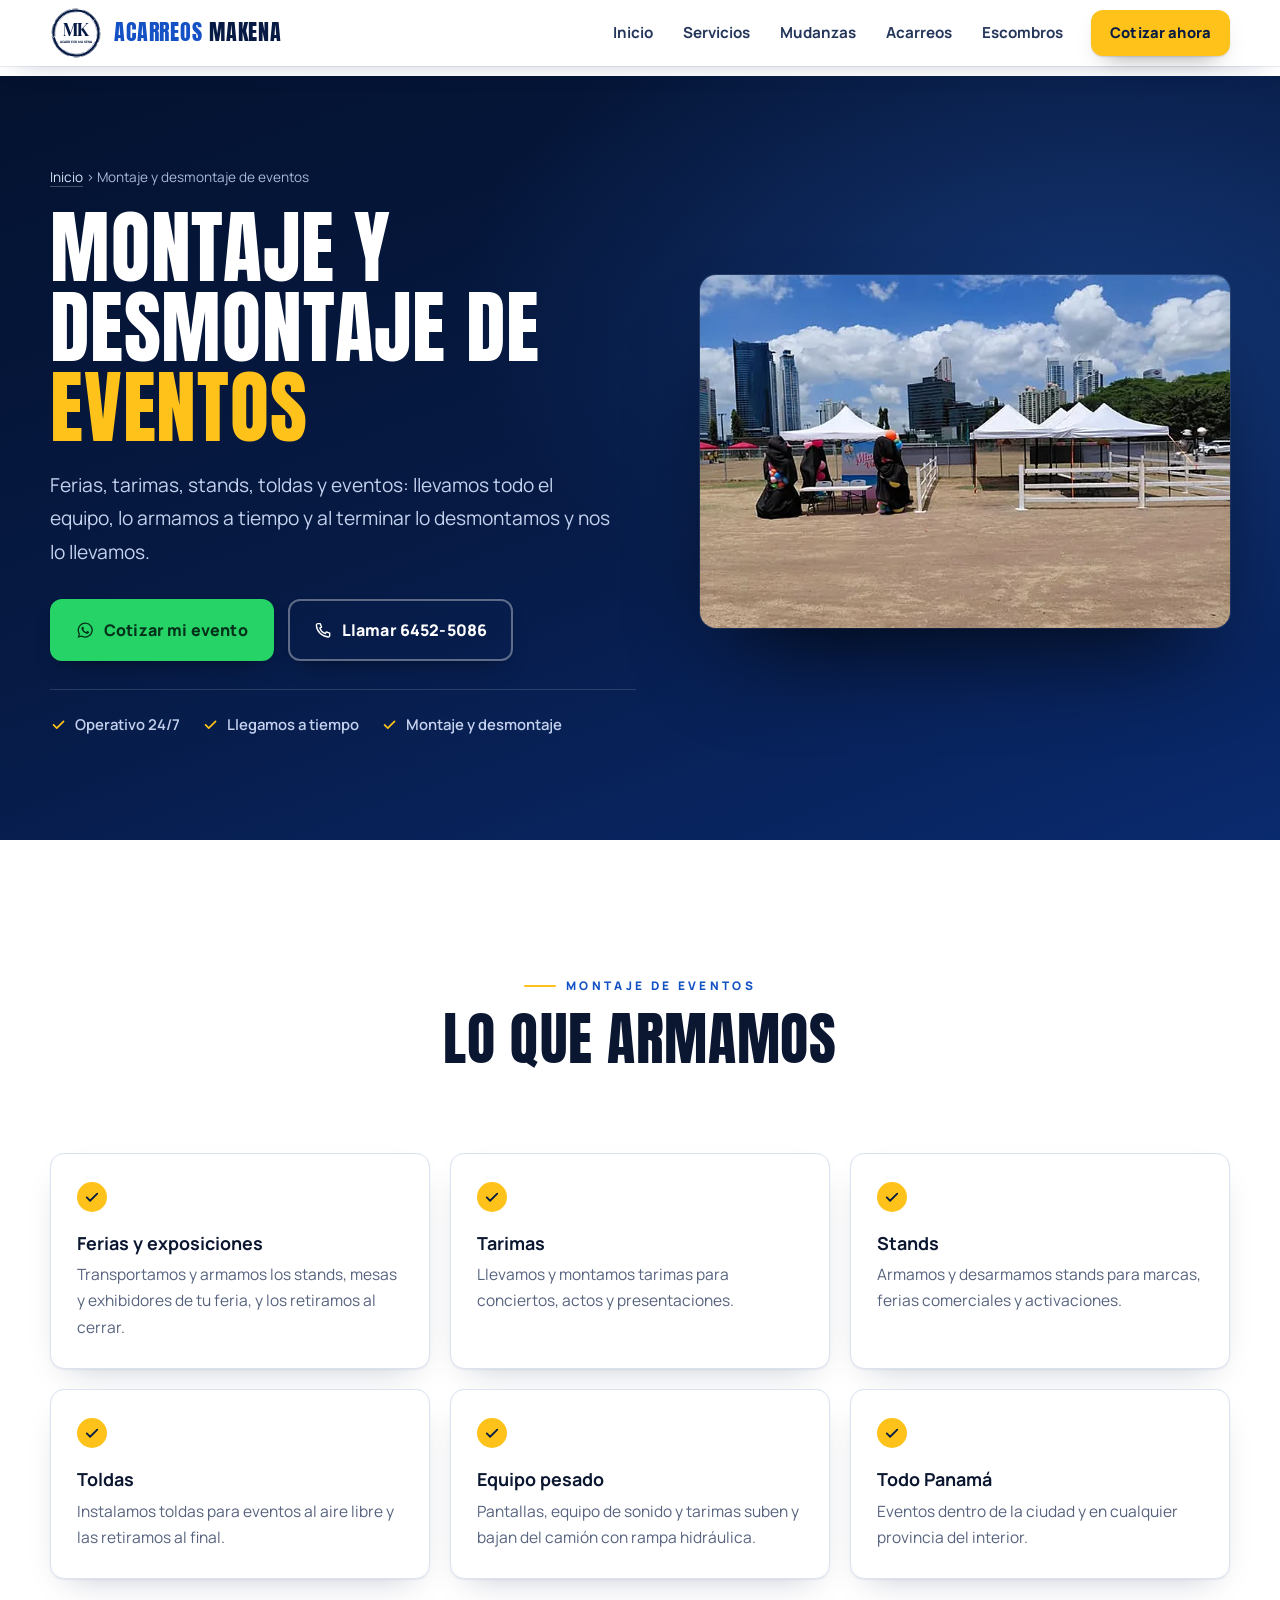
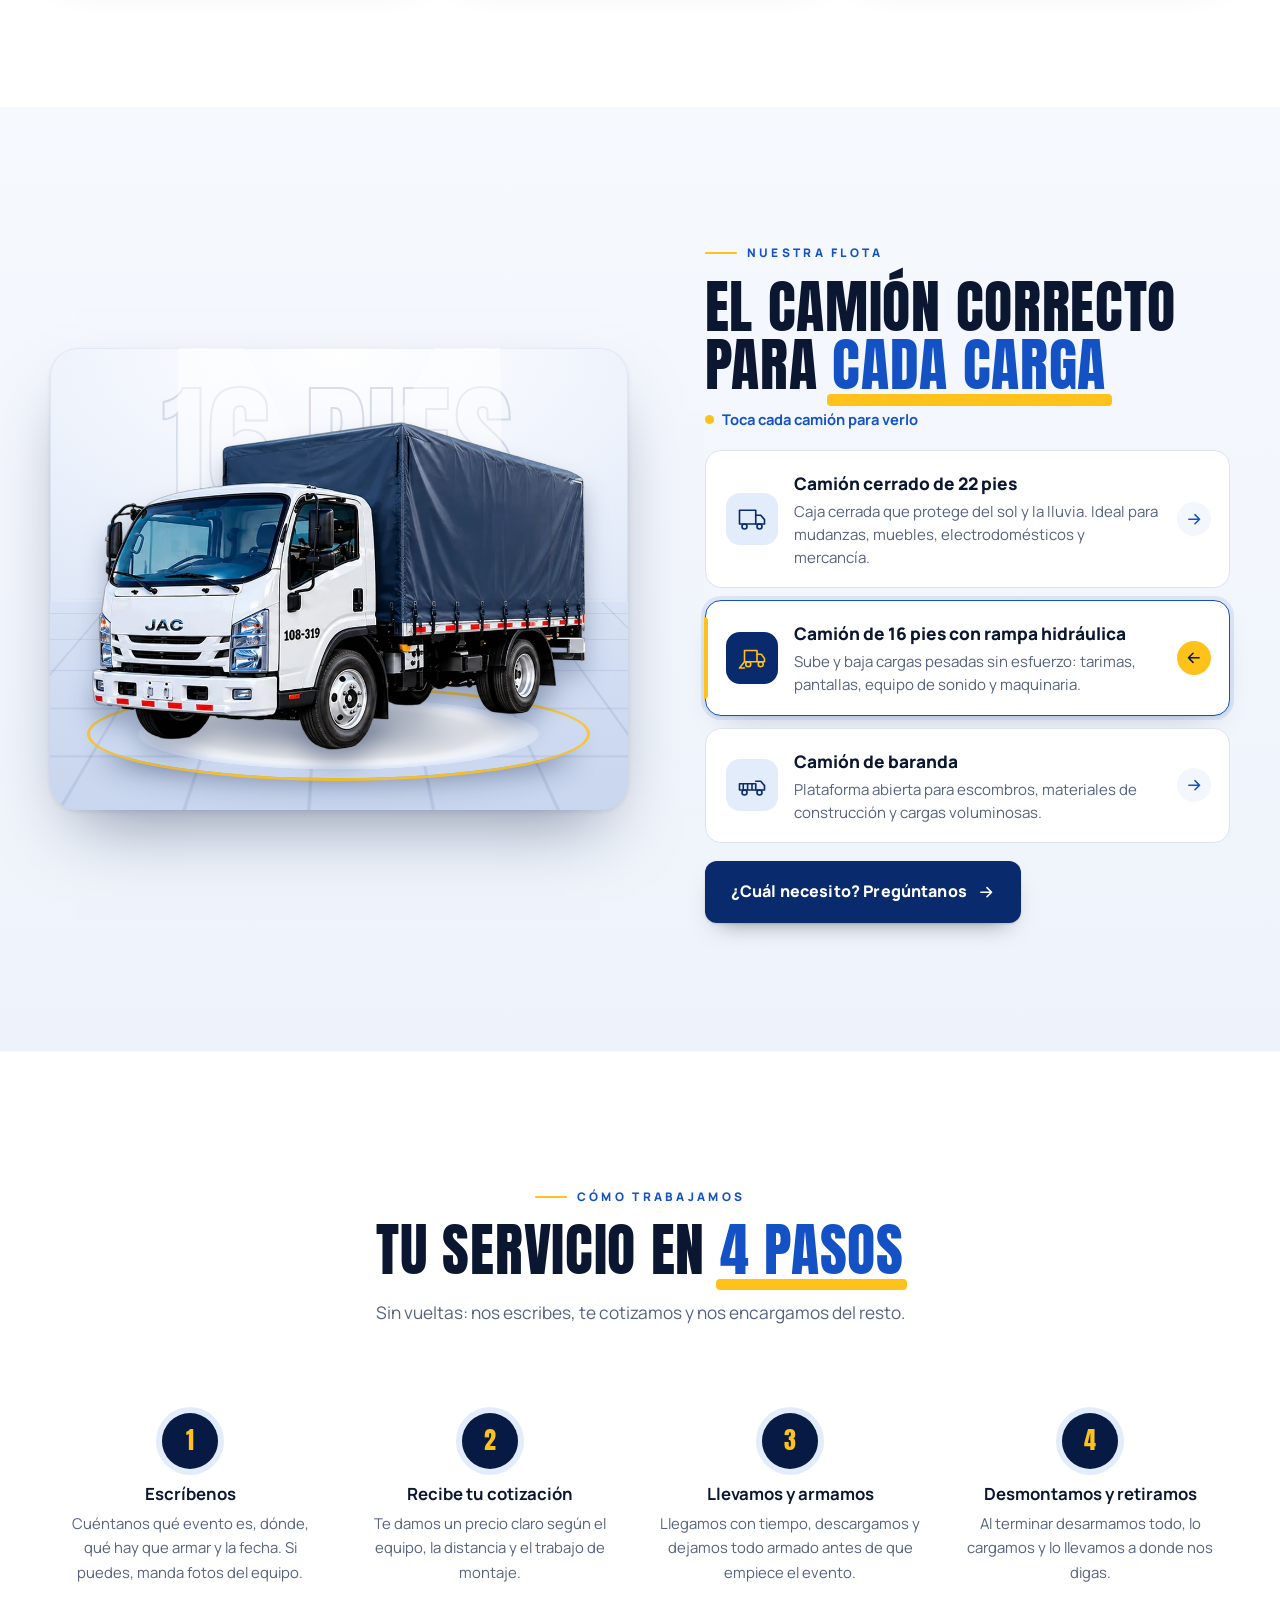
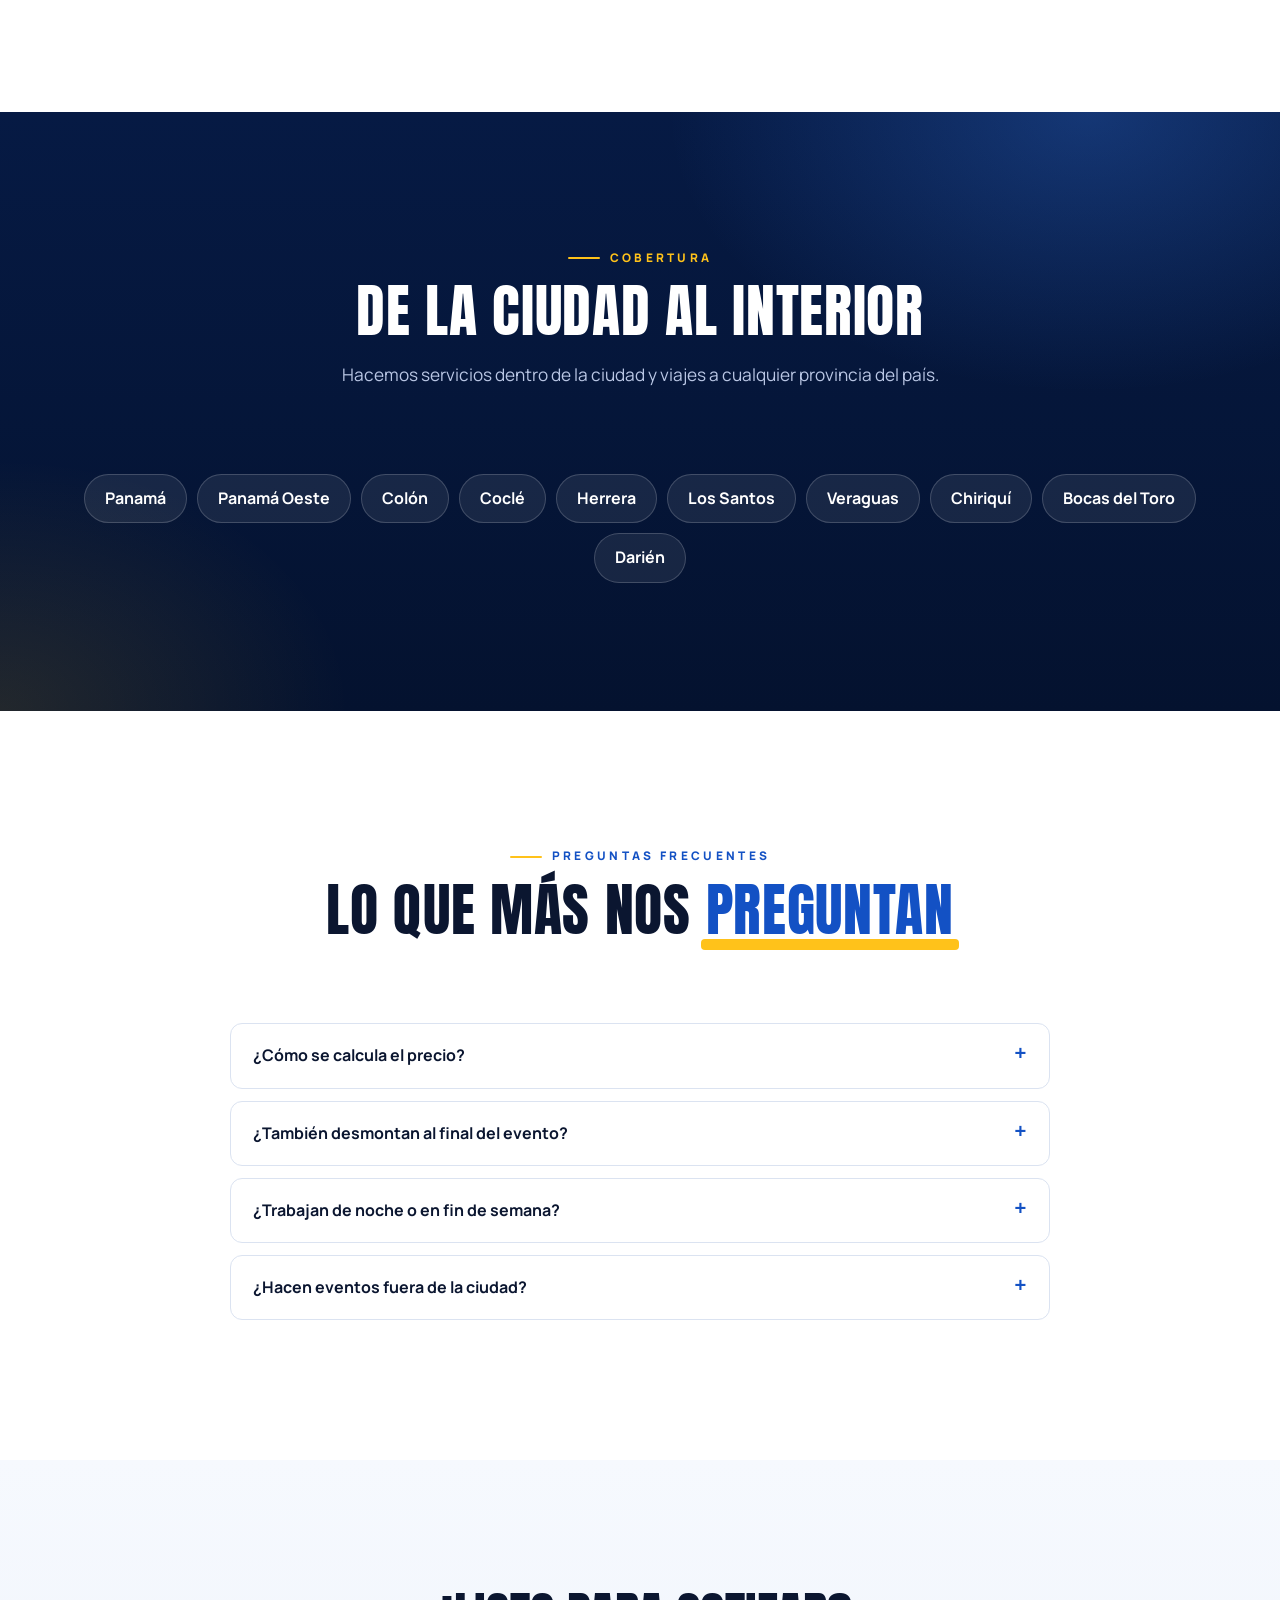
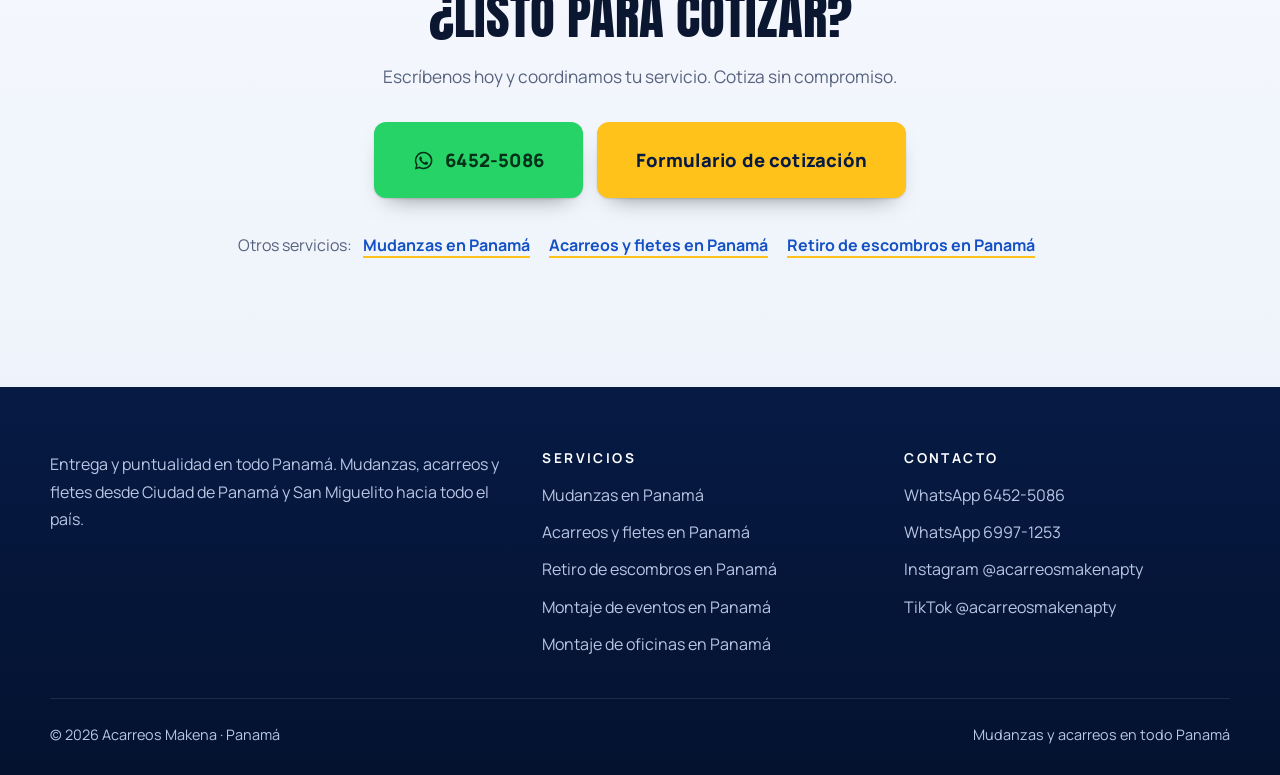
<file: montaje-de-eventos-panama.html>
<!doctype html>
<html lang="es-PA">
<head>
  <meta charset="utf-8">
  <meta name="viewport" content="width=device-width, initial-scale=1, viewport-fit=cover">
  <title>Montaje y desmontaje de eventos en Panamá | Acarreos Makena PTY</title>
  <meta name="description" content="Montaje y desmontaje de ferias, tarimas, stands y toldas en Panamá. Llevamos el equipo, lo armamos y lo retiramos al final. Cotiza gratis por WhatsApp.">
  <meta name="robots" content="index, follow, max-image-preview:large">
  <link rel="canonical" href="https://acarreosmakena.com/montaje-de-eventos-panama">
  <meta name="theme-color" content="#061a44">
  <meta property="og:type" content="website">
  <meta property="og:locale" content="es_PA">
  <meta property="og:site_name" content="Acarreos Makena PTY">
  <meta property="og:url" content="https://acarreosmakena.com/montaje-de-eventos-panama">
  <meta property="og:title" content="Montaje y desmontaje de eventos en Panamá | Acarreos Makena PTY">
  <meta property="og:description" content="Montaje y desmontaje de ferias, tarimas, stands y toldas en Panamá. Llevamos el equipo, lo armamos y lo retiramos al final. Cotiza gratis por WhatsApp.">
  <meta property="og:image" content="https://acarreosmakena.com/img/compartir-makena.jpg">
  <meta name="twitter:card" content="summary_large_image">
  <link rel="icon" href="img/favicon.svg" type="image/svg+xml">
  <link rel="icon" href="img/favicon-48.png" sizes="48x48" type="image/png">
  <link rel="apple-touch-icon" href="img/apple-touch-icon.png">
  <script type="application/ld+json">{"@context": "https://schema.org", "@graph": [{"@type": "Service", "name": "Montaje y desmontaje de eventos en Panamá", "serviceType": "Montaje y desmontaje de eventos", "description": "Montaje y desmontaje de ferias, tarimas, stands y toldas en Panamá. Llevamos el equipo, lo armamos y lo retiramos al final. Cotiza gratis por WhatsApp.", "provider": {"@id": "https://acarreosmakena.com/#empresa"}, "areaServed": {"@type": "Country", "name": "Panamá"}, "url": "https://acarreosmakena.com/montaje-de-eventos-panama"}, {"@type": "BreadcrumbList", "itemListElement": [{"@type": "ListItem", "position": 1, "name": "Inicio", "item": "https://acarreosmakena.com/"}, {"@type": "ListItem", "position": 2, "name": "Montaje y desmontaje de eventos en Panamá", "item": "https://acarreosmakena.com/montaje-de-eventos-panama"}]}, {"@type": "FAQPage", "mainEntity": [{"@type": "Question", "name": "¿Cómo se calcula el precio?", "acceptedAnswer": {"@type": "Answer", "text": "Depende de qué hay que armar, la cantidad de equipo, la distancia y el horario. Escríbenos con los detalles y te damos un precio claro antes de empezar."}}, {"@type": "Question", "name": "¿También desmontan al final del evento?", "acceptedAnswer": {"@type": "Answer", "text": "Sí. Volvemos cuando termina el evento, desarmamos todo y lo retiramos."}}, {"@type": "Question", "name": "¿Trabajan de noche o en fin de semana?", "acceptedAnswer": {"@type": "Answer", "text": "Sí, somos operativos 24/7. Coordinamos el montaje y el desmontaje en el horario que necesite tu evento."}}, {"@type": "Question", "name": "¿Hacen eventos fuera de la ciudad?", "acceptedAnswer": {"@type": "Answer", "text": "Sí. Trabajamos en todo Panamá: dentro de la ciudad y en cualquier provincia del interior."}}]}]}</script>
  <link rel="preconnect" href="https://fonts.googleapis.com">
  <link rel="preconnect" href="https://fonts.gstatic.com" crossorigin>
  <link href="https://fonts.googleapis.com/css2?family=Anton&family=DM+Serif+Display&family=Manrope:wght@400;500;600;700;800&display=swap" rel="stylesheet">
  <link rel="stylesheet" href="css/estilos.css?v=2026-11-13i">
  <link rel="stylesheet" href="css/premium.css?v=10">
</head>
<body class="pagina-servicio">
  <svg width="0" height="0" style="position:absolute" aria-hidden="true">
    <defs>
      <symbol id="logo" viewBox="0 0 120 120">
        <g fill="none" stroke="currentColor" stroke-linecap="round">
          <circle cx="60" cy="60" r="52" stroke-width="5" stroke-dasharray="150 6 40 4 90 5 30 3"/>
          <circle cx="60" cy="60" r="55.5" stroke-width="1.6" stroke-dasharray="20 9 44 6 12 14 60 8" opacity=".8"/>
          <circle cx="60" cy="60" r="48.5" stroke-width="1.2" stroke-dasharray="8 12 30 6 50 18" opacity=".6"/>
        </g>
        <text x="60" y="68" text-anchor="middle" font-family="'DM Serif Display', Georgia, serif" font-size="44" fill="currentColor" letter-spacing="-2">MK</text>
        <text x="60" y="82" text-anchor="middle" font-family="Manrope, Arial, sans-serif" font-weight="800" font-size="7.4" fill="currentColor" letter-spacing=".4">ACARREOS MAKENA</text>
      </symbol>
      <symbol id="i-wa" viewBox="0 0 24 24"><path fill="currentColor" d="M12.04 2a9.9 9.9 0 0 0-8.5 15l-1.4 5 5.2-1.4A9.9 9.9 0 1 0 12.04 2Zm0 18.1a8.2 8.2 0 0 1-4.2-1.15l-.3-.18-3.1.82.83-3-.2-.31a8.2 8.2 0 1 1 6.97 3.82Zm4.5-6.14c-.25-.12-1.46-.72-1.69-.8-.23-.08-.39-.12-.55.12-.17.25-.64.8-.78.97-.14.16-.29.18-.53.06a6.7 6.7 0 0 1-3.34-2.92c-.25-.43.25-.4.72-1.33.08-.16.04-.3-.02-.43-.06-.12-.55-1.33-.76-1.82-.2-.48-.4-.41-.55-.42h-.47a.9.9 0 0 0-.66.31 2.77 2.77 0 0 0-.86 2.06 4.8 4.8 0 0 0 1 2.56 11 11 0 0 0 4.22 3.73c1.57.68 2.19.74 2.98.62.48-.07 1.46-.6 1.67-1.18.2-.58.2-1.08.14-1.18-.06-.1-.22-.17-.47-.29Z"/></symbol>
      <symbol id="i-ig" viewBox="0 0 24 24"><path fill="none" stroke="currentColor" stroke-width="1.8" d="M7 2.9h10A4.1 4.1 0 0 1 21.1 7v10a4.1 4.1 0 0 1-4.1 4.1H7A4.1 4.1 0 0 1 2.9 17V7A4.1 4.1 0 0 1 7 2.9Z"/><circle cx="12" cy="12" r="4.2" fill="none" stroke="currentColor" stroke-width="1.8"/><circle cx="17.4" cy="6.6" r="1.2" fill="currentColor"/></symbol>
      <symbol id="i-tiktok" viewBox="0 0 24 24"><path fill="currentColor" d="M16.6 3c.3 2.2 1.6 3.6 3.9 3.8v2.6c-1.4.1-2.6-.3-3.9-1.1v5.6c0 6.6-7.2 8.7-10.1 4-1.9-3-.7-8.3 5.3-8.5v2.8c-.5.1-1 .2-1.4.3-1.4.5-2.1 1.3-1.9 2.8.4 2.9 5.8 3.8 5.3-1.9V3Z"/></symbol>
      <symbol id="i-tel" viewBox="0 0 24 24"><path fill="none" stroke="currentColor" stroke-width="1.8" stroke-linejoin="round" d="M5 3.5h3.2l1.6 4.4-2.2 1.4a11.5 11.5 0 0 0 7.1 7.1l1.4-2.2 4.4 1.6V19a1.9 1.9 0 0 1-2 1.9A16.6 16.6 0 0 1 3.1 5.5 1.9 1.9 0 0 1 5 3.5Z"/></symbol>
      <symbol id="i-flecha" viewBox="0 0 24 24"><path fill="none" stroke="currentColor" stroke-width="2" stroke-linecap="round" stroke-linejoin="round" d="M5 12h14m-6-6 6 6-6 6"/></symbol>
      <!-- piezas de los camiones ilustrados -->
      <linearGradient id="g-cabina" x1="0" y1="0" x2="0" y2="1"><stop offset="0" stop-color="#ffffff"/><stop offset=".55" stop-color="#f1f4fa"/><stop offset="1" stop-color="#cbd6e8"/></linearGradient>
      <linearGradient id="g-vidrio" x1="0" y1="0" x2="1" y2="1"><stop offset="0" stop-color="#8dbcf4"/><stop offset=".4" stop-color="#3866b2"/><stop offset="1" stop-color="#132c63"/></linearGradient>
      <linearGradient id="g-caja" x1="0" y1="0" x2="0" y2="1"><stop offset="0" stop-color="#ffffff"/><stop offset=".55" stop-color="#f2f5fa"/><stop offset="1" stop-color="#d4dcea"/></linearGradient>
      <linearGradient id="g-poste" x1="0" y1="0" x2="1" y2="0"><stop offset="0" stop-color="#aeb9cc"/><stop offset=".45" stop-color="#f5f7fb"/><stop offset="1" stop-color="#9eaac0"/></linearGradient>
      <linearGradient id="g-riel" x1="0" y1="0" x2="0" y2="1"><stop offset="0" stop-color="#f7f9fc"/><stop offset=".5" stop-color="#c3cddd"/><stop offset="1" stop-color="#8e9ab0"/></linearGradient>
      <linearGradient id="g-lona" x1="0" y1="0" x2="0" y2="1"><stop offset="0" stop-color="#3f5a8e"/><stop offset=".22" stop-color="#2b4473"/><stop offset="1" stop-color="#18284a"/></linearGradient>
      <linearGradient id="g-franja" x1="0" y1="0" x2="1" y2="0"><stop offset="0" stop-color="#0a2a6e"/><stop offset="1" stop-color="#1f63d6"/></linearGradient>
      <linearGradient id="g-tanque" x1="0" y1="0" x2="0" y2="1"><stop offset="0" stop-color="#f4f7fb"/><stop offset=".45" stop-color="#bcc7d8"/><stop offset="1" stop-color="#76839c"/></linearGradient>
      <linearGradient id="g-sombra-abajo" x1="0" y1="0" x2="0" y2="1"><stop offset="0" stop-color="#0a1630" stop-opacity="0"/><stop offset="1" stop-color="#0a1630" stop-opacity=".22"/></linearGradient>
      <linearGradient id="g-reflejo" x1="0" y1="0" x2="1" y2="0"><stop offset="0" stop-color="#fff" stop-opacity="0"/><stop offset=".5" stop-color="#fff" stop-opacity=".55"/><stop offset="1" stop-color="#fff" stop-opacity="0"/></linearGradient>
      <radialGradient id="g-llanta"><stop offset=".55" stop-color="#2a303d"/><stop offset=".85" stop-color="#151a24"/><stop offset="1" stop-color="#0b0e14"/></radialGradient>
      <radialGradient id="g-rin" cx=".38" cy=".32"><stop offset="0" stop-color="#ffffff"/><stop offset=".5" stop-color="#c5cfde"/><stop offset="1" stop-color="#7b879c"/></radialGradient>
      <linearGradient id="g-haz" x1="0" y1="0" x2="1" y2="0"><stop offset="0" stop-color="#fff3b0" stop-opacity=".55"/><stop offset="1" stop-color="#fff3b0" stop-opacity="0"/></linearGradient>
      <pattern id="p-cinta" width="16" height="6" patternUnits="userSpaceOnUse"><rect width="8" height="6" fill="#e11d2e"/><rect x="8" width="8" height="6" fill="#ffffff"/></pattern>
      <pattern id="p-remaches" width="9" height="4" patternUnits="userSpaceOnUse"><circle cx="4.5" cy="2" r=".9" fill="#7d899f"/><circle cx="4.2" cy="1.7" r=".35" fill="#fff"/></pattern>
      <pattern id="p-diamante" width="6" height="6" patternUnits="userSpaceOnUse"><rect width="6" height="6" fill="#4c5669"/><path d="M1 4l2-2M3.5 5.5l2-2" stroke="#7a859a" stroke-width="1" stroke-linecap="round"/></pattern>
      <!-- llanta con banda, rin con perforaciones y tuercas -->
      <symbol id="s-rueda" viewBox="-24 -24 48 48">
        <circle r="23" fill="url(#g-llanta)"/>
        <circle r="21.2" fill="none" stroke="#06080c" stroke-width="2.6" stroke-dasharray="2.6 1.9"/>
        <circle r="17.4" fill="none" stroke="#3a4253" stroke-width=".8"/>
        <circle r="15" fill="#2c3341"/>
        <circle r="13.6" fill="url(#g-rin)" stroke="#5b667c" stroke-width=".8"/>
        <circle r="11.2" fill="none" stroke="#97a3b8" stroke-width="1.1"/>
        <g fill="#3a4357"><ellipse cx="0" cy="-8.6" rx="2" ry="2.6"/><ellipse cx="0" cy="8.6" rx="2" ry="2.6"/><ellipse cx="-8.6" cy="0" rx="2.6" ry="2"/><ellipse cx="8.6" cy="0" rx="2.6" ry="2"/><ellipse cx="6.1" cy="-6.1" rx="2" ry="2.4" transform="rotate(45 6.1 -6.1)"/><ellipse cx="-6.1" cy="6.1" rx="2" ry="2.4" transform="rotate(45 -6.1 6.1)"/><ellipse cx="-6.1" cy="-6.1" rx="2" ry="2.4" transform="rotate(-45 -6.1 -6.1)"/><ellipse cx="6.1" cy="6.1" rx="2" ry="2.4" transform="rotate(-45 6.1 6.1)"/></g>
        <circle r="5.6" fill="#d9e0ea" stroke="#6d7990" stroke-width=".8"/>
        <g fill="#5b667c"><circle cx="0" cy="-3.6" r="1"/><circle cx="3.1" cy="-1.8" r="1"/><circle cx="3.1" cy="1.8" r="1"/><circle cx="0" cy="3.6" r="1"/><circle cx="-3.1" cy="1.8" r="1"/><circle cx="-3.1" cy="-1.8" r="1"/></g>
        <circle r="1.6" fill="#3c4558"/>
        <path d="M-9 -9.5a13 13 0 0 1 7-3" stroke="#fff" stroke-width="1.4" stroke-linecap="round" fill="none" opacity=".75"/>
      </symbol>
      <!-- cabina JAC vista de lado, mirando a la derecha (la base del chasis en y=100) -->
      <symbol id="s-cabina" viewBox="0 0 124 112" overflow="visible">
        <!-- luces de gálibo del techo -->
        <g fill="#ffb020"><rect x="58" y="-1" width="6" height="3" rx="1"/><rect x="68" y="-1" width="6" height="3" rx="1"/><rect x="78" y="0" width="6" height="3" rx="1"/></g>
        <!-- carrocería -->
        <path d="M4 8Q4 2 10 2H74Q86 2 93 10L111 41Q117 51 117 61V92Q117 100 109 100H4Z" fill="url(#g-cabina)" stroke="#aebbd2" stroke-width="1.2"/>
        <path d="M4 74H117V92Q117 100 109 100H4Z" fill="url(#g-sombra-abajo)"/>
        <path d="M8 4.5H73Q84 4.5 90 11" fill="none" stroke="#fff" stroke-width="1.6" stroke-linecap="round" opacity=".9"/>
        <!-- vidrio con marco, timón y asiento -->
        <path d="M12 10H72Q81 10 87 18L101 45H12Z" fill="#1a2233"/>
        <path d="M14 12H71Q79 12 85 20L98 43H14Z" fill="url(#g-vidrio)"/>
        <path d="M58 43a12 6 0 0 1 22-9" stroke="#0e1a36" stroke-width="2.4" fill="none" stroke-linecap="round"/>
        <path d="M22 43V24q0-5 5-5h6q4 0 4 5v19" fill="#0e1a36" opacity=".55"/>
        <path d="M30 13h11L27 42H17Z" fill="#fff" opacity=".24"/>
        <path d="M46 13h4L36 42h-4Z" fill="#fff" opacity=".14"/>
        <path d="M86 19l13 26" stroke="#1a2233" stroke-width="3.2" stroke-linecap="round"/>
        <!-- puerta -->
        <path d="M11 47H86V79Q86 92 74 95H11Z" fill="none" stroke="#b4c0d5" stroke-width="1.3"/>
        <rect x="63" y="54" width="15" height="5" rx="2.5" fill="#c9d2e1"/>
        <rect x="65" y="55.2" width="11" height="2.6" rx="1.3" fill="#6f7b91"/>
        <circle cx="80.5" cy="56.5" r="1.1" fill="#6f7b91"/>
        <!-- logo -->
        <circle cx="38" cy="70" r="9" fill="#fff" stroke="#0a2a6e" stroke-width="1.6"/>
        <circle cx="38" cy="70" r="7" fill="none" stroke="#0a2a6e" stroke-width=".5" stroke-dasharray="5 1.5 2 1"/>
        <text x="38" y="73.2" text-anchor="middle" font-family="'DM Serif Display', Georgia, serif" font-size="8.6" fill="#0a2a6e">MK</text>
        <!-- guardafango y arco de la rueda delantera -->
        <path d="M60 100a27 27 0 0 1 54 0Z" fill="#1a202c"/>
        <path d="M58 100a29 29 0 0 1 58 0" fill="none" stroke="#2a3140" stroke-width="4.5"/>
        <path d="M60.5 97a26.5 26.5 0 0 1 9-17" fill="none" stroke="#4a5469" stroke-width="1.2"/>
        <!-- frente: faro, direccional, defensa y neblinero -->
        <path d="M108 61h6.5q3 0 3 3v12q0 3-3 3H108Z" fill="#dfe6f0" stroke="#aebbd2" stroke-width="1"/>
        <path d="M109.5 63h5q1.6 0 1.6 1.6v6.4h-6.6Z" fill="#fff8d6"/>
        <rect x="109.5" y="72" width="6.6" height="4.5" rx="1" fill="#ffb020"/>
        <rect x="100" y="84" width="20" height="16" rx="3.5" fill="#e3e9f2" stroke="#aebbd2" stroke-width="1"/>
        <rect x="102" y="86.5" width="16" height="4" rx="1.5" fill="#3a4357"/>
        <circle cx="114.5" cy="88.5" r="1.4" fill="#fff4c2"/>
        <rect x="102" y="94.5" width="16" height="3" fill="url(#p-cinta)"/>
        <rect x="88" y="80" width="5" height="2.6" rx="1" fill="#ffb020"/>
        <!-- espejos -->
        <path d="M95 30l11-9" stroke="#1c2333" stroke-width="2.4" stroke-linecap="round"/>
        <path d="M96 38l9-5" stroke="#1c2333" stroke-width="1.8" stroke-linecap="round"/>
        <rect x="104" y="7" width="8" height="22" rx="2.5" fill="#1c2333"/>
        <rect x="105.3" y="9" width="2" height="17" rx="1" fill="#6b84b5" opacity=".7"/>
        <rect x="103.5" y="30" width="6" height="7" rx="2" fill="#1c2333"/>
        <!-- escalón -->
        <rect x="24" y="100" width="34" height="6" rx="1.5" fill="#3a4357"/>
        <path d="M27 102.5h28M27 104.5h28" stroke="#5c667c" stroke-width=".8"/>
      </symbol>
      <!-- chasis común: travesaños, tanque con correas, batería, defensa lateral -->
      <symbol id="s-chasis" viewBox="0 0 220 30" overflow="visible">
        <rect x="0" y="0" width="220" height="8" fill="#1d2330"/>
        <g fill="#2c3445"><rect x="10" y="0" width="4" height="10"/><rect x="60" y="0" width="4" height="10"/><rect x="110" y="0" width="4" height="10"/><rect x="160" y="0" width="4" height="10"/></g>
        <rect x="140" y="5" width="46" height="15" rx="7.5" fill="url(#g-tanque)"/>
        <rect x="150" y="4" width="3.5" height="17" rx="1" fill="#3a4357"/><rect x="172" y="4" width="3.5" height="17" rx="1" fill="#3a4357"/>
        <circle cx="182" cy="9" r="2.4" fill="#5b667c"/>
        <rect x="118" y="6" width="18" height="13" rx="2" fill="#2a3140"/><rect x="120" y="8" width="14" height="2" fill="#4a5469"/>
        <g fill="#c9d2e1"><rect x="40" y="13" width="96" height="3" rx="1.5"/><rect x="40" y="19" width="96" height="3" rx="1.5"/></g>
        <g fill="#8e9ab0"><rect x="44" y="12" width="3" height="11"/><rect x="88" y="12" width="3" height="11"/><rect x="130" y="12" width="3" height="11"/></g>
      </symbol>
      <symbol id="i-check" viewBox="0 0 24 24"><path fill="none" stroke="currentColor" stroke-width="2.4" stroke-linecap="round" stroke-linejoin="round" d="m5 12.5 4.5 4.5L19 7.5"/></symbol>
    </defs>
  </svg>

  <header class="cabecera con-fondo" id="cabecera">
    <div class="contenedor cabecera__fila">
      <a href="./" class="marca" aria-label="Acarreos Makena, inicio">
        <svg class="marca__logo"><use href="#logo"/></svg>
        <span class="marca__texto"><b>Acarreos</b> Makena</span>
      </a>
      <nav class="menu" id="menu" aria-label="Principal">
        <a href="./">Inicio</a>
        <a href="servicios">Servicios</a>
        <a href="mudanzas-en-panama">Mudanzas</a>
        <a href="acarreos-en-panama">Acarreos</a>
        <a href="retiro-de-escombros-panama">Escombros</a>
        <a href="https://wa.me/50764525086?text=Hola%20Acarreos%20Makena%2C%20quiero%20cotizar%20el%20montaje%20de%20un%20evento." target="_blank" rel="noopener" class="boton boton--amarillo boton--chico menu__cta">Cotizar ahora</a>
      </nav>
      <button class="hamburguesa" id="hamburguesa" aria-label="Abrir menú" aria-expanded="false" aria-controls="menu"><span></span><span></span><span></span></button>
    </div>
  </header>

  <main>
    <section class="sv-hero">
      <div class="contenedor sv-hero__grid">
        <div>
          <nav class="sv-migas" aria-label="Ruta"><a href="./">Inicio</a> <span>›</span> Montaje y desmontaje de eventos</nav>
          <h1>Montaje y desmontaje de <span>eventos</span></h1>
          <p class="sv-lead">Ferias, tarimas, stands, toldas y eventos: llevamos todo el equipo, lo armamos a tiempo y al terminar lo desmontamos y nos lo llevamos.</p>
          <div class="sv-botones">
            <a class="boton boton--whatsapp boton--brillo" href="https://wa.me/50764525086?text=Hola%20Acarreos%20Makena%2C%20quiero%20cotizar%20el%20montaje%20de%20un%20evento." target="_blank" rel="noopener"><svg class="ico"><use href="#i-wa"/></svg> Cotizar mi evento</a>
            <a class="boton boton--contorno" href="tel:+50764525086"><svg class="ico"><use href="#i-tel"/></svg> Llamar 6452-5086</a>
          </div>
          <ul class="sv-garantias"><li><svg class="ico"><use href="#i-check"/></svg> Operativo 24/7</li><li><svg class="ico"><use href="#i-check"/></svg> Llegamos a tiempo</li><li><svg class="ico"><use href="#i-check"/></svg> Montaje y desmontaje</li></ul>
        </div>
        <div class="sv-hero__foto"><img src="media/servicio-eventos.webp" alt="Carpas armadas para un evento frente a la ciudad de Panamá" width="720" height="480"></div>
      </div>
    </section>

    <section class="seccion">
      <div class="contenedor">
        <header class="seccion__cabeza" data-revelar><p class="sobretitulo">Montaje de eventos</p><h2>Lo que armamos</h2></header>
        <div class="sv-items">
<article class="sv-item" data-revelar style="--d:0"><svg class="ico"><use href="#i-check"/></svg><h3>Ferias y exposiciones</h3><p>Transportamos y armamos los stands, mesas y exhibidores de tu feria, y los retiramos al cerrar.</p></article>
<article class="sv-item" data-revelar style="--d:1"><svg class="ico"><use href="#i-check"/></svg><h3>Tarimas</h3><p>Llevamos y montamos tarimas para conciertos, actos y presentaciones.</p></article>
<article class="sv-item" data-revelar style="--d:2"><svg class="ico"><use href="#i-check"/></svg><h3>Stands</h3><p>Armamos y desarmamos stands para marcas, ferias comerciales y activaciones.</p></article>
<article class="sv-item" data-revelar style="--d:3"><svg class="ico"><use href="#i-check"/></svg><h3>Toldas</h3><p>Instalamos toldas para eventos al aire libre y las retiramos al final.</p></article>
<article class="sv-item" data-revelar style="--d:4"><svg class="ico"><use href="#i-check"/></svg><h3>Equipo pesado</h3><p>Pantallas, equipo de sonido y tarimas suben y bajan del camión con rampa hidráulica.</p></article>
<article class="sv-item" data-revelar style="--d:5"><svg class="ico"><use href="#i-check"/></svg><h3>Todo Panamá</h3><p>Eventos dentro de la ciudad y en cualquier provincia del interior.</p></article>
        </div>
      </div>
    </section>

    <section class="seccion seccion--clara" id="flota">
      <div class="contenedor flota">
        <!-- showroom: muestra el camión de la tarjeta elegida -->
        <div class="garaje" id="garaje" data-revelar data-activo="rampa">
          <span class="garaje__medida" id="garaje-medida" aria-hidden="true">16 pies</span>
          <span class="garaje__luz garaje__luz--1" aria-hidden="true"></span>
          <span class="garaje__luz garaje__luz--2" aria-hidden="true"></span>
          <span class="garaje__piso" aria-hidden="true"></span>
          <figure class="garaje__vehiculo" data-vehiculo="cerrado">
            <img src="img/flota-cerrado.webp" alt="Camión cerrado de 22 pies de Acarreos Makena" width="900" height="644" loading="lazy">
          </figure>
          <figure class="garaje__vehiculo activo" data-vehiculo="rampa">
            <img src="img/flota-rampa.webp" alt="Camión de 16 pies con carpa y rampa hidráulica de Acarreos Makena" width="900" height="599" loading="lazy">
          </figure>
          <figure class="garaje__vehiculo" data-vehiculo="baranda">
            <img src="img/flota-baranda.webp" alt="Camión de baranda de Acarreos Makena" width="900" height="534" loading="lazy">
          </figure>
        </div>
        <div class="flota__texto">
          <p class="sobretitulo" data-revelar>Nuestra flota</p>
          <h2 data-revelar style="--d:1">El camión correcto para <span class="subrayado">cada carga</span></h2>
          <p class="flota__pista" data-revelar style="--d:1">Toca cada camión para verlo</p>
          <div class="vehiculos" role="group" aria-label="Elige un camión">
          <button type="button" class="vehiculo" data-vehiculo="cerrado" data-medida="22 pies" aria-pressed="false" data-revelar style="--d:2">
            <span class="vehiculo__ico"><svg viewBox="0 0 48 48"><path d="M4 32h26V10H4Z"/><path d="M30 18h8l6 7v7H30"/><circle cx="12" cy="36" r="4"/><circle cx="36" cy="36" r="4"/></svg></span>
            <span class="vehiculo__txt">
              <b>Camión cerrado de 22 pies</b>
              <span>Caja cerrada que protege del sol y la lluvia. Ideal para mudanzas, muebles, electrodomésticos y mercancía.</span>
            </span>
            <span class="vehiculo__ojo" aria-hidden="true"><svg class="ico"><use href="#i-flecha"/></svg></span>
          </button>
          <button type="button" class="vehiculo activo" data-vehiculo="rampa" data-medida="16 pies" aria-pressed="true" data-revelar style="--d:3">
            <span class="vehiculo__ico"><svg viewBox="0 0 48 48"><path d="M12 30h20V12H12Z"/><path d="M32 18h7l5 7v5H32"/><circle cx="18" cy="34" r="4"/><circle cx="38" cy="34" r="4"/><path d="M12 30 4 40h8"/></svg></span>
            <span class="vehiculo__txt">
              <b>Camión de 16 pies con rampa hidráulica</b>
              <span>Sube y baja cargas pesadas sin esfuerzo: tarimas, pantallas, equipo de sonido y maquinaria.</span>
            </span>
            <span class="vehiculo__ojo" aria-hidden="true"><svg class="ico"><use href="#i-flecha"/></svg></span>
          </button>
          <button type="button" class="vehiculo" data-vehiculo="baranda" data-medida="Baranda" aria-pressed="false" data-revelar style="--d:4">
            <span class="vehiculo__ico"><svg viewBox="0 0 48 48"><path d="M4 32h26M4 32V22M30 32V22M4 22h26M10 22v10M17 22v10M24 22v10"/><path d="M30 18h8l6 7v7H30"/><circle cx="12" cy="36" r="4"/><circle cx="36" cy="36" r="4"/></svg></span>
            <span class="vehiculo__txt">
              <b>Camión de baranda</b>
              <span>Plataforma abierta para escombros, materiales de construcción y cargas voluminosas.</span>
            </span>
            <span class="vehiculo__ojo" aria-hidden="true"><svg class="ico"><use href="#i-flecha"/></svg></span>
          </button>
          </div>
          <a class="boton boton--azul" href="https://wa.me/50764525086?text=Hola%20Acarreos%20Makena%2C%20quiero%20cotizar%20el%20montaje%20de%20un%20evento." target="_blank" rel="noopener" data-revelar style="--d:5">¿Cuál necesito? Pregúntanos <svg class="ico"><use href="#i-flecha"/></svg></a>
        </div>
      </div>
    </section>

    <section class="seccion">
      <div class="contenedor">
        <header class="seccion__cabeza" data-revelar><p class="sobretitulo">Cómo trabajamos</p><h2>Tu servicio en <span class="subrayado">4 pasos</span></h2><p class="seccion__intro">Sin vueltas: nos escribes, te cotizamos y nos encargamos del resto.</p></header>
        <ol class="sv-pasos">
<li class="sv-paso" data-revelar style="--d:0"><b>1</b><h3>Escríbenos</h3><p>Cuéntanos qué evento es, dónde, qué hay que armar y la fecha. Si puedes, manda fotos del equipo.</p></li>
<li class="sv-paso" data-revelar style="--d:1"><b>2</b><h3>Recibe tu cotización</h3><p>Te damos un precio claro según el equipo, la distancia y el trabajo de montaje.</p></li>
<li class="sv-paso" data-revelar style="--d:2"><b>3</b><h3>Llevamos y armamos</h3><p>Llegamos con tiempo, descargamos y dejamos todo armado antes de que empiece el evento.</p></li>
<li class="sv-paso" data-revelar style="--d:3"><b>4</b><h3>Desmontamos y retiramos</h3><p>Al terminar desarmamos todo, lo cargamos y lo llevamos a donde nos digas.</p></li>
        </ol>
      </div>
    </section>

    <section class="seccion seccion--oscura">
      <div class="contenedor">
        <header class="seccion__cabeza" data-revelar><p class="sobretitulo sobretitulo--claro">Cobertura</p><h2>De la ciudad al interior</h2><p class="seccion__intro">Hacemos servicios dentro de la ciudad y viajes a cualquier provincia del país.</p></header>
        <ul class="sv-prov"><li>Panamá</li><li>Panamá Oeste</li><li>Colón</li><li>Coclé</li><li>Herrera</li><li>Los Santos</li><li>Veraguas</li><li>Chiriquí</li><li>Bocas del Toro</li><li>Darién</li></ul>
      </div>
    </section>

    <section class="seccion">
      <div class="contenedor contenedor--angosto">
        <header class="seccion__cabeza" data-revelar><p class="sobretitulo">Preguntas frecuentes</p><h2>Lo que más nos <span class="subrayado">preguntan</span></h2></header>
<details class="sv-faq"><summary>¿Cómo se calcula el precio?</summary><p>Depende de qué hay que armar, la cantidad de equipo, la distancia y el horario. Escríbenos con los detalles y te damos un precio claro antes de empezar.</p></details>
<details class="sv-faq"><summary>¿También desmontan al final del evento?</summary><p>Sí. Volvemos cuando termina el evento, desarmamos todo y lo retiramos.</p></details>
<details class="sv-faq"><summary>¿Trabajan de noche o en fin de semana?</summary><p>Sí, somos operativos 24/7. Coordinamos el montaje y el desmontaje en el horario que necesite tu evento.</p></details>
<details class="sv-faq"><summary>¿Hacen eventos fuera de la ciudad?</summary><p>Sí. Trabajamos en todo Panamá: dentro de la ciudad y en cualquier provincia del interior.</p></details>
      </div>
    </section>

    <section class="seccion seccion--clara sv-final">
      <div class="contenedor" data-revelar>
        <h2>¿Listo para cotizar?</h2>
        <p class="seccion__intro">Escríbenos hoy y coordinamos tu servicio. Cotiza sin compromiso.</p>
        <div class="sv-botones sv-botones--centro">
          <a class="boton boton--whatsapp boton--grande boton--brillo" href="https://wa.me/50764525086?text=Hola%20Acarreos%20Makena%2C%20quiero%20cotizar%20el%20montaje%20de%20un%20evento." target="_blank" rel="noopener"><svg class="ico"><use href="#i-wa"/></svg> 6452-5086</a>
          <a class="boton boton--amarillo boton--grande" href="./#cotizar">Formulario de cotización</a>
        </div>
        <p class="sv-otros">Otros servicios: <a class="sv-rel" href="mudanzas-en-panama">Mudanzas en Panamá</a> <a class="sv-rel" href="acarreos-en-panama">Acarreos y fletes en Panamá</a> <a class="sv-rel" href="retiro-de-escombros-panama">Retiro de escombros en Panamá</a></p>
      </div>
    </section>
  </main>

  <footer class="pie">
    <div class="contenedor pie__grid">
      <div><p>Entrega y puntualidad en todo Panamá. Mudanzas, acarreos y fletes desde Ciudad de Panamá y San Miguelito hacia todo el país.</p></div>
      <div><h4>Servicios</h4><ul>
        <li><a href="mudanzas-en-panama">Mudanzas en Panamá</a></li>
        <li><a href="acarreos-en-panama">Acarreos y fletes en Panamá</a></li>
        <li><a href="retiro-de-escombros-panama">Retiro de escombros en Panamá</a></li>
        <li><a href="montaje-de-eventos-panama">Montaje de eventos en Panamá</a></li>
        <li><a href="montaje-de-oficinas-panama">Montaje de oficinas en Panamá</a></li></ul></div>
      <div><h4>Contacto</h4><ul>
        <li><a href="https://wa.me/50764525086" target="_blank" rel="noopener">WhatsApp 6452-5086</a></li>
        <li><a href="https://wa.me/50769971253" target="_blank" rel="noopener">WhatsApp 6997-1253</a></li>
        <li><a href="https://www.instagram.com/acarreosmakenapty/" target="_blank" rel="noopener">Instagram @acarreosmakenapty</a></li>
        <li><a href="https://www.tiktok.com/@acarreosmakenapty" target="_blank" rel="noopener">TikTok @acarreosmakenapty</a></li></ul></div>
    </div>
    <div class="contenedor pie__base"><span>© 2026 Acarreos Makena · Panamá</span><span>Mudanzas y acarreos en todo Panamá</span></div>
  </footer>

  <a class="wa-flotante" href="https://wa.me/50764525086?text=Hola%20Acarreos%20Makena%2C%20quiero%20cotizar%20el%20montaje%20de%20un%20evento." target="_blank" rel="noopener" aria-label="Escríbenos por WhatsApp"><svg class="ico"><use href="#i-wa"/></svg><span class="wa-flotante__texto">¿Cotizamos?</span></a>
  <nav class="barra-movil" aria-label="Contacto rápido">
    <a class="barra-movil__llamar" href="tel:+50764525086"><svg class="ico"><use href="#i-tel"/></svg> Llamar</a>
    <a class="barra-movil__wa" href="https://wa.me/50764525086?text=Hola%20Acarreos%20Makena%2C%20quiero%20cotizar%20el%20montaje%20de%20un%20evento." target="_blank" rel="noopener"><svg class="ico"><use href="#i-wa"/></svg> Cotizar por WhatsApp</a>
  </nav>
  <script src="js/servicio.js?v=2" defer></script>
</body>
</html>
</file>
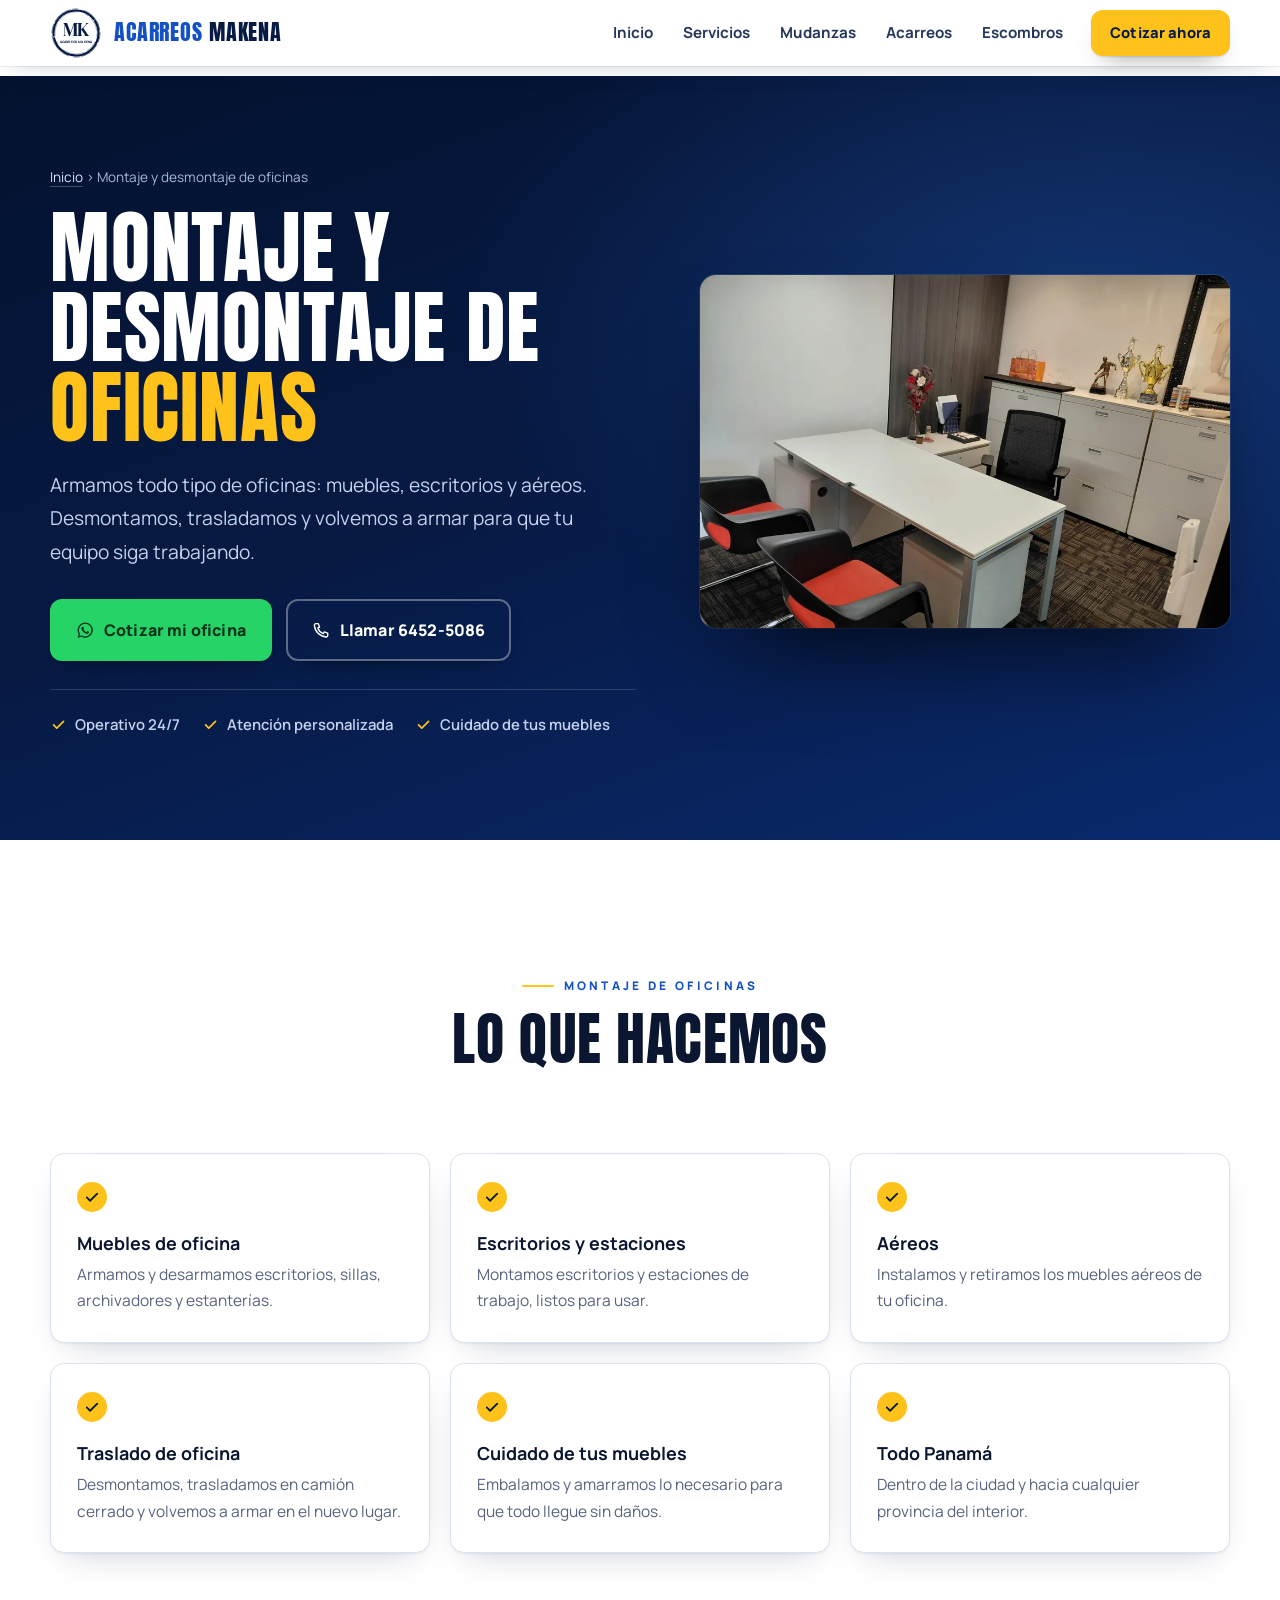
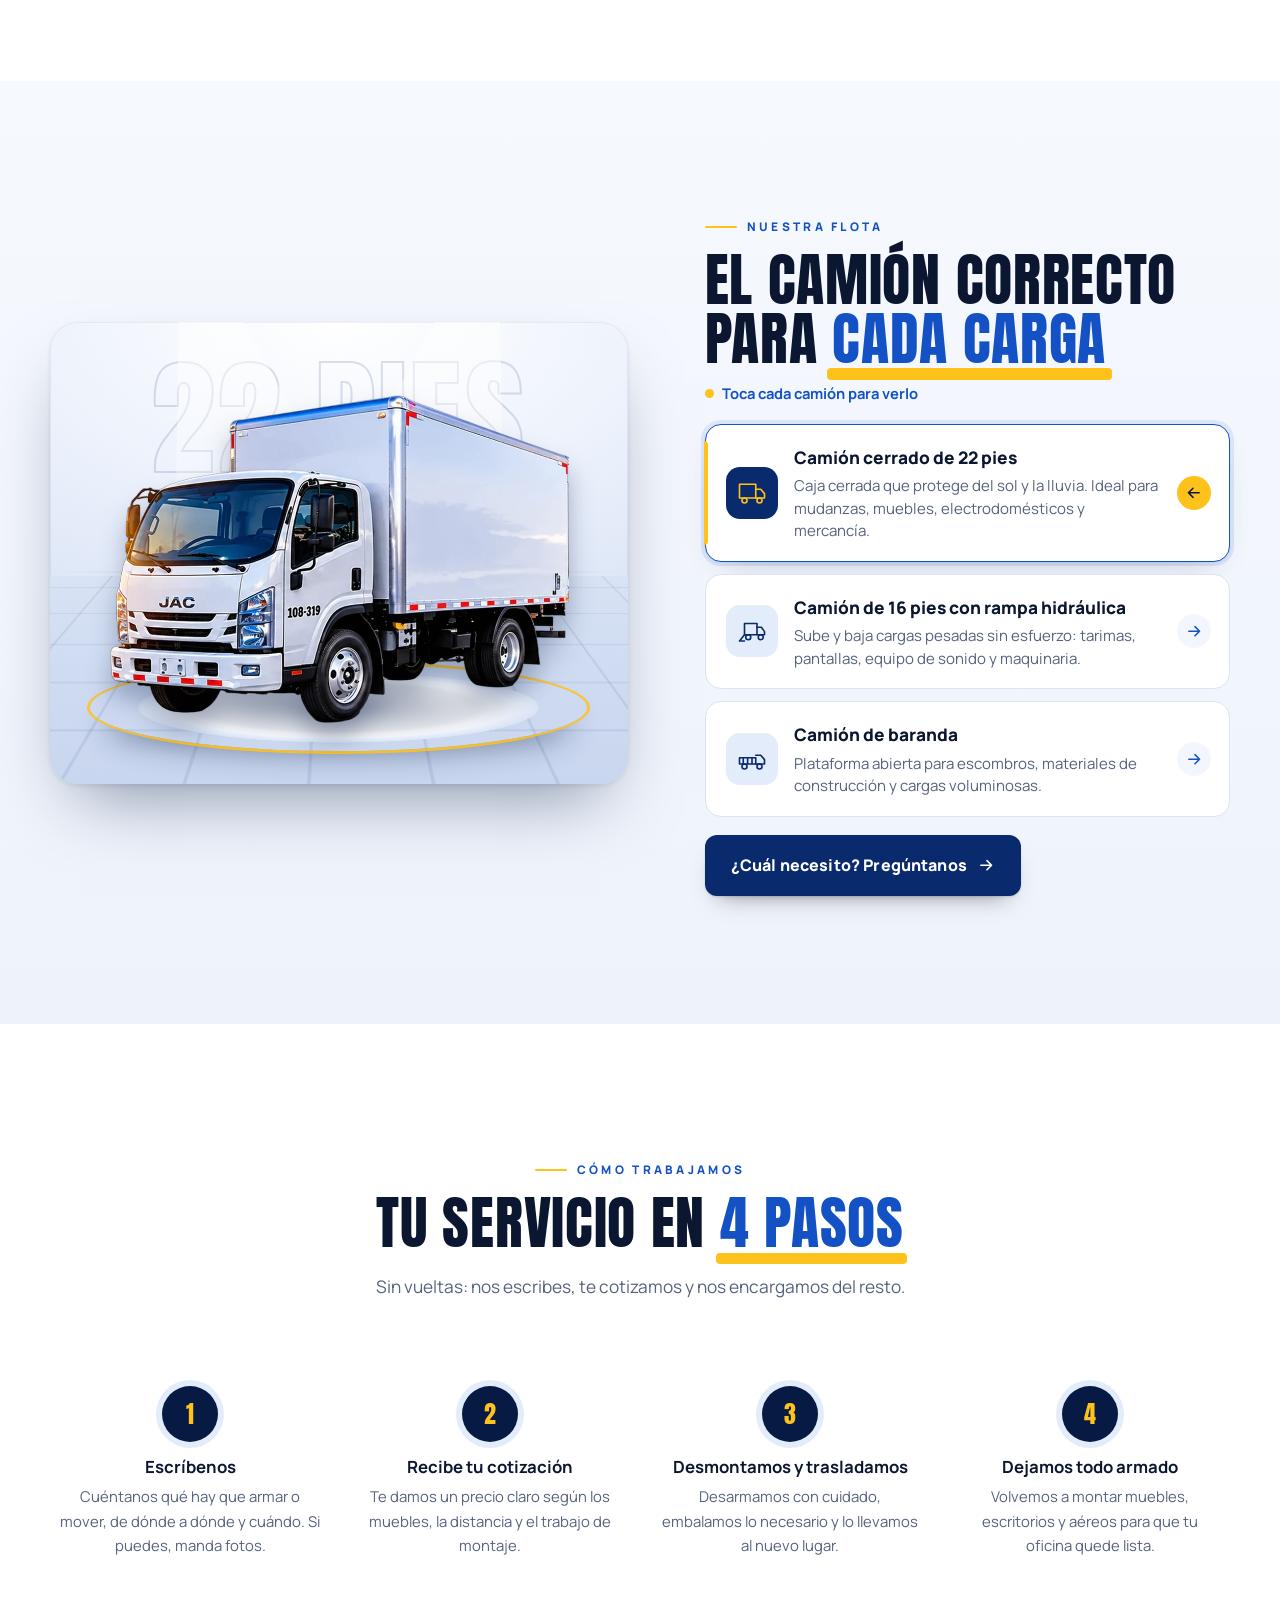
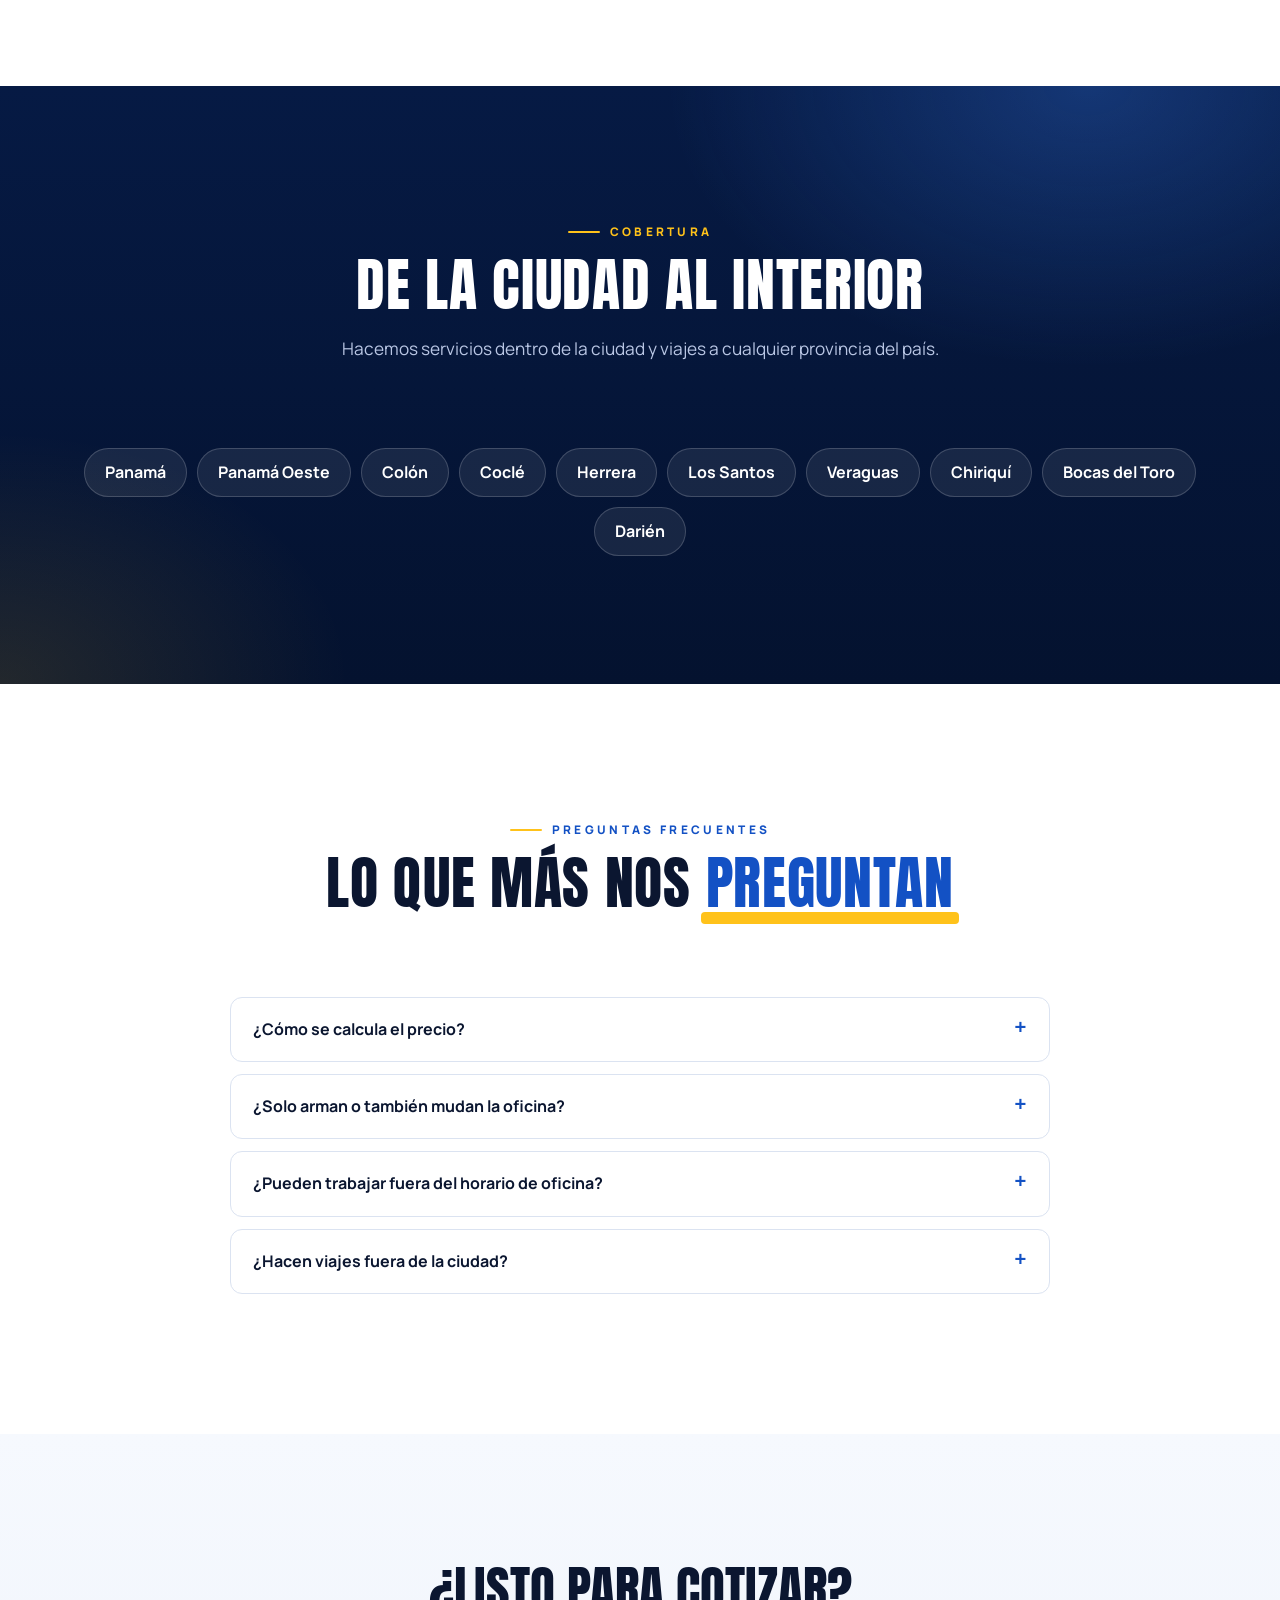
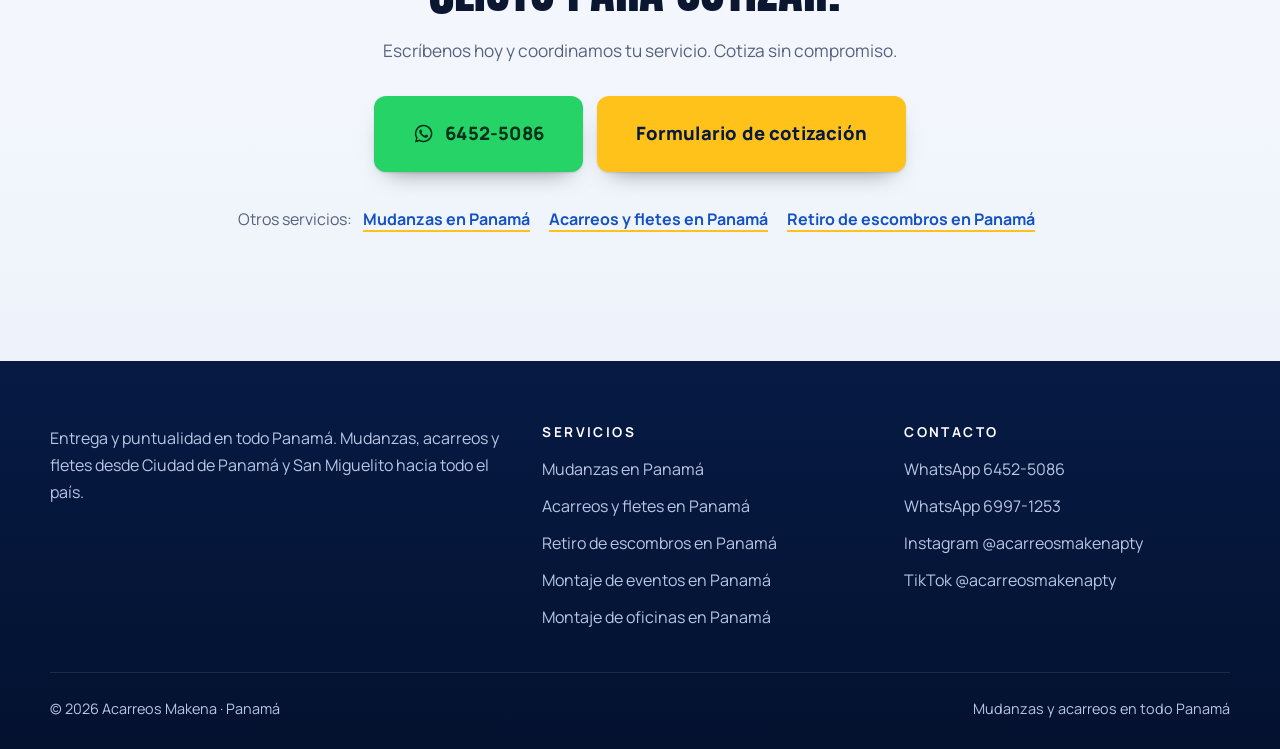
<file: montaje-de-oficinas-panama.html>
<!doctype html>
<html lang="es-PA">
<head>
  <meta charset="utf-8">
  <meta name="viewport" content="width=device-width, initial-scale=1, viewport-fit=cover">
  <title>Montaje y desmontaje de oficinas en Panamá | Acarreos Makena PTY</title>
  <meta name="description" content="Montaje y desmontaje de oficinas en Panamá: muebles, escritorios y aéreos. Los trasladamos, los armamos y dejamos tu oficina lista. Cotiza gratis por WhatsApp.">
  <meta name="robots" content="index, follow, max-image-preview:large">
  <link rel="canonical" href="https://acarreosmakena.com/montaje-de-oficinas-panama">
  <meta name="theme-color" content="#061a44">
  <meta property="og:type" content="website">
  <meta property="og:locale" content="es_PA">
  <meta property="og:site_name" content="Acarreos Makena PTY">
  <meta property="og:url" content="https://acarreosmakena.com/montaje-de-oficinas-panama">
  <meta property="og:title" content="Montaje y desmontaje de oficinas en Panamá | Acarreos Makena PTY">
  <meta property="og:description" content="Montaje y desmontaje de oficinas en Panamá: muebles, escritorios y aéreos. Los trasladamos, los armamos y dejamos tu oficina lista. Cotiza gratis por WhatsApp.">
  <meta property="og:image" content="https://acarreosmakena.com/img/compartir-makena.jpg">
  <meta name="twitter:card" content="summary_large_image">
  <link rel="icon" href="img/favicon.svg" type="image/svg+xml">
  <link rel="icon" href="img/favicon-48.png" sizes="48x48" type="image/png">
  <link rel="apple-touch-icon" href="img/apple-touch-icon.png">
  <script type="application/ld+json">{"@context": "https://schema.org", "@graph": [{"@type": "Service", "name": "Montaje y desmontaje de oficinas en Panamá", "serviceType": "Montaje y desmontaje de oficinas", "description": "Montaje y desmontaje de oficinas en Panamá: muebles, escritorios y aéreos. Los trasladamos, los armamos y dejamos tu oficina lista. Cotiza gratis por WhatsApp.", "provider": {"@id": "https://acarreosmakena.com/#empresa"}, "areaServed": {"@type": "Country", "name": "Panamá"}, "url": "https://acarreosmakena.com/montaje-de-oficinas-panama"}, {"@type": "BreadcrumbList", "itemListElement": [{"@type": "ListItem", "position": 1, "name": "Inicio", "item": "https://acarreosmakena.com/"}, {"@type": "ListItem", "position": 2, "name": "Montaje y desmontaje de oficinas en Panamá", "item": "https://acarreosmakena.com/montaje-de-oficinas-panama"}]}, {"@type": "FAQPage", "mainEntity": [{"@type": "Question", "name": "¿Cómo se calcula el precio?", "acceptedAnswer": {"@type": "Answer", "text": "Depende de la cantidad de muebles, si hay que desmontar y volver a armar, y la distancia. Escríbenos con fotos y te damos un precio claro antes de empezar."}}, {"@type": "Question", "name": "¿Solo arman o también mudan la oficina?", "acceptedAnswer": {"@type": "Answer", "text": "Las dos cosas. Podemos solo armar muebles nuevos, o desmontar, trasladar y volver a armar toda la oficina."}}, {"@type": "Question", "name": "¿Pueden trabajar fuera del horario de oficina?", "acceptedAnswer": {"@type": "Answer", "text": "Sí, somos operativos 24/7. Coordinamos el trabajo para que tu equipo no pierda tiempo."}}, {"@type": "Question", "name": "¿Hacen viajes fuera de la ciudad?", "acceptedAnswer": {"@type": "Answer", "text": "Sí. Trabajamos en todo Panamá: dentro de la ciudad y hacia cualquier provincia del interior."}}]}]}</script>
  <link rel="preconnect" href="https://fonts.googleapis.com">
  <link rel="preconnect" href="https://fonts.gstatic.com" crossorigin>
  <link href="https://fonts.googleapis.com/css2?family=Anton&family=DM+Serif+Display&family=Manrope:wght@400;500;600;700;800&display=swap" rel="stylesheet">
  <link rel="stylesheet" href="css/estilos.css?v=2026-11-13i">
  <link rel="stylesheet" href="css/premium.css?v=10">
</head>
<body class="pagina-servicio">
  <svg width="0" height="0" style="position:absolute" aria-hidden="true">
    <defs>
      <symbol id="logo" viewBox="0 0 120 120">
        <g fill="none" stroke="currentColor" stroke-linecap="round">
          <circle cx="60" cy="60" r="52" stroke-width="5" stroke-dasharray="150 6 40 4 90 5 30 3"/>
          <circle cx="60" cy="60" r="55.5" stroke-width="1.6" stroke-dasharray="20 9 44 6 12 14 60 8" opacity=".8"/>
          <circle cx="60" cy="60" r="48.5" stroke-width="1.2" stroke-dasharray="8 12 30 6 50 18" opacity=".6"/>
        </g>
        <text x="60" y="68" text-anchor="middle" font-family="'DM Serif Display', Georgia, serif" font-size="44" fill="currentColor" letter-spacing="-2">MK</text>
        <text x="60" y="82" text-anchor="middle" font-family="Manrope, Arial, sans-serif" font-weight="800" font-size="7.4" fill="currentColor" letter-spacing=".4">ACARREOS MAKENA</text>
      </symbol>
      <symbol id="i-wa" viewBox="0 0 24 24"><path fill="currentColor" d="M12.04 2a9.9 9.9 0 0 0-8.5 15l-1.4 5 5.2-1.4A9.9 9.9 0 1 0 12.04 2Zm0 18.1a8.2 8.2 0 0 1-4.2-1.15l-.3-.18-3.1.82.83-3-.2-.31a8.2 8.2 0 1 1 6.97 3.82Zm4.5-6.14c-.25-.12-1.46-.72-1.69-.8-.23-.08-.39-.12-.55.12-.17.25-.64.8-.78.97-.14.16-.29.18-.53.06a6.7 6.7 0 0 1-3.34-2.92c-.25-.43.25-.4.72-1.33.08-.16.04-.3-.02-.43-.06-.12-.55-1.33-.76-1.82-.2-.48-.4-.41-.55-.42h-.47a.9.9 0 0 0-.66.31 2.77 2.77 0 0 0-.86 2.06 4.8 4.8 0 0 0 1 2.56 11 11 0 0 0 4.22 3.73c1.57.68 2.19.74 2.98.62.48-.07 1.46-.6 1.67-1.18.2-.58.2-1.08.14-1.18-.06-.1-.22-.17-.47-.29Z"/></symbol>
      <symbol id="i-ig" viewBox="0 0 24 24"><path fill="none" stroke="currentColor" stroke-width="1.8" d="M7 2.9h10A4.1 4.1 0 0 1 21.1 7v10a4.1 4.1 0 0 1-4.1 4.1H7A4.1 4.1 0 0 1 2.9 17V7A4.1 4.1 0 0 1 7 2.9Z"/><circle cx="12" cy="12" r="4.2" fill="none" stroke="currentColor" stroke-width="1.8"/><circle cx="17.4" cy="6.6" r="1.2" fill="currentColor"/></symbol>
      <symbol id="i-tiktok" viewBox="0 0 24 24"><path fill="currentColor" d="M16.6 3c.3 2.2 1.6 3.6 3.9 3.8v2.6c-1.4.1-2.6-.3-3.9-1.1v5.6c0 6.6-7.2 8.7-10.1 4-1.9-3-.7-8.3 5.3-8.5v2.8c-.5.1-1 .2-1.4.3-1.4.5-2.1 1.3-1.9 2.8.4 2.9 5.8 3.8 5.3-1.9V3Z"/></symbol>
      <symbol id="i-tel" viewBox="0 0 24 24"><path fill="none" stroke="currentColor" stroke-width="1.8" stroke-linejoin="round" d="M5 3.5h3.2l1.6 4.4-2.2 1.4a11.5 11.5 0 0 0 7.1 7.1l1.4-2.2 4.4 1.6V19a1.9 1.9 0 0 1-2 1.9A16.6 16.6 0 0 1 3.1 5.5 1.9 1.9 0 0 1 5 3.5Z"/></symbol>
      <symbol id="i-flecha" viewBox="0 0 24 24"><path fill="none" stroke="currentColor" stroke-width="2" stroke-linecap="round" stroke-linejoin="round" d="M5 12h14m-6-6 6 6-6 6"/></symbol>
      <!-- piezas de los camiones ilustrados -->
      <linearGradient id="g-cabina" x1="0" y1="0" x2="0" y2="1"><stop offset="0" stop-color="#ffffff"/><stop offset=".55" stop-color="#f1f4fa"/><stop offset="1" stop-color="#cbd6e8"/></linearGradient>
      <linearGradient id="g-vidrio" x1="0" y1="0" x2="1" y2="1"><stop offset="0" stop-color="#8dbcf4"/><stop offset=".4" stop-color="#3866b2"/><stop offset="1" stop-color="#132c63"/></linearGradient>
      <linearGradient id="g-caja" x1="0" y1="0" x2="0" y2="1"><stop offset="0" stop-color="#ffffff"/><stop offset=".55" stop-color="#f2f5fa"/><stop offset="1" stop-color="#d4dcea"/></linearGradient>
      <linearGradient id="g-poste" x1="0" y1="0" x2="1" y2="0"><stop offset="0" stop-color="#aeb9cc"/><stop offset=".45" stop-color="#f5f7fb"/><stop offset="1" stop-color="#9eaac0"/></linearGradient>
      <linearGradient id="g-riel" x1="0" y1="0" x2="0" y2="1"><stop offset="0" stop-color="#f7f9fc"/><stop offset=".5" stop-color="#c3cddd"/><stop offset="1" stop-color="#8e9ab0"/></linearGradient>
      <linearGradient id="g-lona" x1="0" y1="0" x2="0" y2="1"><stop offset="0" stop-color="#3f5a8e"/><stop offset=".22" stop-color="#2b4473"/><stop offset="1" stop-color="#18284a"/></linearGradient>
      <linearGradient id="g-franja" x1="0" y1="0" x2="1" y2="0"><stop offset="0" stop-color="#0a2a6e"/><stop offset="1" stop-color="#1f63d6"/></linearGradient>
      <linearGradient id="g-tanque" x1="0" y1="0" x2="0" y2="1"><stop offset="0" stop-color="#f4f7fb"/><stop offset=".45" stop-color="#bcc7d8"/><stop offset="1" stop-color="#76839c"/></linearGradient>
      <linearGradient id="g-sombra-abajo" x1="0" y1="0" x2="0" y2="1"><stop offset="0" stop-color="#0a1630" stop-opacity="0"/><stop offset="1" stop-color="#0a1630" stop-opacity=".22"/></linearGradient>
      <linearGradient id="g-reflejo" x1="0" y1="0" x2="1" y2="0"><stop offset="0" stop-color="#fff" stop-opacity="0"/><stop offset=".5" stop-color="#fff" stop-opacity=".55"/><stop offset="1" stop-color="#fff" stop-opacity="0"/></linearGradient>
      <radialGradient id="g-llanta"><stop offset=".55" stop-color="#2a303d"/><stop offset=".85" stop-color="#151a24"/><stop offset="1" stop-color="#0b0e14"/></radialGradient>
      <radialGradient id="g-rin" cx=".38" cy=".32"><stop offset="0" stop-color="#ffffff"/><stop offset=".5" stop-color="#c5cfde"/><stop offset="1" stop-color="#7b879c"/></radialGradient>
      <linearGradient id="g-haz" x1="0" y1="0" x2="1" y2="0"><stop offset="0" stop-color="#fff3b0" stop-opacity=".55"/><stop offset="1" stop-color="#fff3b0" stop-opacity="0"/></linearGradient>
      <pattern id="p-cinta" width="16" height="6" patternUnits="userSpaceOnUse"><rect width="8" height="6" fill="#e11d2e"/><rect x="8" width="8" height="6" fill="#ffffff"/></pattern>
      <pattern id="p-remaches" width="9" height="4" patternUnits="userSpaceOnUse"><circle cx="4.5" cy="2" r=".9" fill="#7d899f"/><circle cx="4.2" cy="1.7" r=".35" fill="#fff"/></pattern>
      <pattern id="p-diamante" width="6" height="6" patternUnits="userSpaceOnUse"><rect width="6" height="6" fill="#4c5669"/><path d="M1 4l2-2M3.5 5.5l2-2" stroke="#7a859a" stroke-width="1" stroke-linecap="round"/></pattern>
      <!-- llanta con banda, rin con perforaciones y tuercas -->
      <symbol id="s-rueda" viewBox="-24 -24 48 48">
        <circle r="23" fill="url(#g-llanta)"/>
        <circle r="21.2" fill="none" stroke="#06080c" stroke-width="2.6" stroke-dasharray="2.6 1.9"/>
        <circle r="17.4" fill="none" stroke="#3a4253" stroke-width=".8"/>
        <circle r="15" fill="#2c3341"/>
        <circle r="13.6" fill="url(#g-rin)" stroke="#5b667c" stroke-width=".8"/>
        <circle r="11.2" fill="none" stroke="#97a3b8" stroke-width="1.1"/>
        <g fill="#3a4357"><ellipse cx="0" cy="-8.6" rx="2" ry="2.6"/><ellipse cx="0" cy="8.6" rx="2" ry="2.6"/><ellipse cx="-8.6" cy="0" rx="2.6" ry="2"/><ellipse cx="8.6" cy="0" rx="2.6" ry="2"/><ellipse cx="6.1" cy="-6.1" rx="2" ry="2.4" transform="rotate(45 6.1 -6.1)"/><ellipse cx="-6.1" cy="6.1" rx="2" ry="2.4" transform="rotate(45 -6.1 6.1)"/><ellipse cx="-6.1" cy="-6.1" rx="2" ry="2.4" transform="rotate(-45 -6.1 -6.1)"/><ellipse cx="6.1" cy="6.1" rx="2" ry="2.4" transform="rotate(-45 6.1 6.1)"/></g>
        <circle r="5.6" fill="#d9e0ea" stroke="#6d7990" stroke-width=".8"/>
        <g fill="#5b667c"><circle cx="0" cy="-3.6" r="1"/><circle cx="3.1" cy="-1.8" r="1"/><circle cx="3.1" cy="1.8" r="1"/><circle cx="0" cy="3.6" r="1"/><circle cx="-3.1" cy="1.8" r="1"/><circle cx="-3.1" cy="-1.8" r="1"/></g>
        <circle r="1.6" fill="#3c4558"/>
        <path d="M-9 -9.5a13 13 0 0 1 7-3" stroke="#fff" stroke-width="1.4" stroke-linecap="round" fill="none" opacity=".75"/>
      </symbol>
      <!-- cabina JAC vista de lado, mirando a la derecha (la base del chasis en y=100) -->
      <symbol id="s-cabina" viewBox="0 0 124 112" overflow="visible">
        <!-- luces de gálibo del techo -->
        <g fill="#ffb020"><rect x="58" y="-1" width="6" height="3" rx="1"/><rect x="68" y="-1" width="6" height="3" rx="1"/><rect x="78" y="0" width="6" height="3" rx="1"/></g>
        <!-- carrocería -->
        <path d="M4 8Q4 2 10 2H74Q86 2 93 10L111 41Q117 51 117 61V92Q117 100 109 100H4Z" fill="url(#g-cabina)" stroke="#aebbd2" stroke-width="1.2"/>
        <path d="M4 74H117V92Q117 100 109 100H4Z" fill="url(#g-sombra-abajo)"/>
        <path d="M8 4.5H73Q84 4.5 90 11" fill="none" stroke="#fff" stroke-width="1.6" stroke-linecap="round" opacity=".9"/>
        <!-- vidrio con marco, timón y asiento -->
        <path d="M12 10H72Q81 10 87 18L101 45H12Z" fill="#1a2233"/>
        <path d="M14 12H71Q79 12 85 20L98 43H14Z" fill="url(#g-vidrio)"/>
        <path d="M58 43a12 6 0 0 1 22-9" stroke="#0e1a36" stroke-width="2.4" fill="none" stroke-linecap="round"/>
        <path d="M22 43V24q0-5 5-5h6q4 0 4 5v19" fill="#0e1a36" opacity=".55"/>
        <path d="M30 13h11L27 42H17Z" fill="#fff" opacity=".24"/>
        <path d="M46 13h4L36 42h-4Z" fill="#fff" opacity=".14"/>
        <path d="M86 19l13 26" stroke="#1a2233" stroke-width="3.2" stroke-linecap="round"/>
        <!-- puerta -->
        <path d="M11 47H86V79Q86 92 74 95H11Z" fill="none" stroke="#b4c0d5" stroke-width="1.3"/>
        <rect x="63" y="54" width="15" height="5" rx="2.5" fill="#c9d2e1"/>
        <rect x="65" y="55.2" width="11" height="2.6" rx="1.3" fill="#6f7b91"/>
        <circle cx="80.5" cy="56.5" r="1.1" fill="#6f7b91"/>
        <!-- logo -->
        <circle cx="38" cy="70" r="9" fill="#fff" stroke="#0a2a6e" stroke-width="1.6"/>
        <circle cx="38" cy="70" r="7" fill="none" stroke="#0a2a6e" stroke-width=".5" stroke-dasharray="5 1.5 2 1"/>
        <text x="38" y="73.2" text-anchor="middle" font-family="'DM Serif Display', Georgia, serif" font-size="8.6" fill="#0a2a6e">MK</text>
        <!-- guardafango y arco de la rueda delantera -->
        <path d="M60 100a27 27 0 0 1 54 0Z" fill="#1a202c"/>
        <path d="M58 100a29 29 0 0 1 58 0" fill="none" stroke="#2a3140" stroke-width="4.5"/>
        <path d="M60.5 97a26.5 26.5 0 0 1 9-17" fill="none" stroke="#4a5469" stroke-width="1.2"/>
        <!-- frente: faro, direccional, defensa y neblinero -->
        <path d="M108 61h6.5q3 0 3 3v12q0 3-3 3H108Z" fill="#dfe6f0" stroke="#aebbd2" stroke-width="1"/>
        <path d="M109.5 63h5q1.6 0 1.6 1.6v6.4h-6.6Z" fill="#fff8d6"/>
        <rect x="109.5" y="72" width="6.6" height="4.5" rx="1" fill="#ffb020"/>
        <rect x="100" y="84" width="20" height="16" rx="3.5" fill="#e3e9f2" stroke="#aebbd2" stroke-width="1"/>
        <rect x="102" y="86.5" width="16" height="4" rx="1.5" fill="#3a4357"/>
        <circle cx="114.5" cy="88.5" r="1.4" fill="#fff4c2"/>
        <rect x="102" y="94.5" width="16" height="3" fill="url(#p-cinta)"/>
        <rect x="88" y="80" width="5" height="2.6" rx="1" fill="#ffb020"/>
        <!-- espejos -->
        <path d="M95 30l11-9" stroke="#1c2333" stroke-width="2.4" stroke-linecap="round"/>
        <path d="M96 38l9-5" stroke="#1c2333" stroke-width="1.8" stroke-linecap="round"/>
        <rect x="104" y="7" width="8" height="22" rx="2.5" fill="#1c2333"/>
        <rect x="105.3" y="9" width="2" height="17" rx="1" fill="#6b84b5" opacity=".7"/>
        <rect x="103.5" y="30" width="6" height="7" rx="2" fill="#1c2333"/>
        <!-- escalón -->
        <rect x="24" y="100" width="34" height="6" rx="1.5" fill="#3a4357"/>
        <path d="M27 102.5h28M27 104.5h28" stroke="#5c667c" stroke-width=".8"/>
      </symbol>
      <!-- chasis común: travesaños, tanque con correas, batería, defensa lateral -->
      <symbol id="s-chasis" viewBox="0 0 220 30" overflow="visible">
        <rect x="0" y="0" width="220" height="8" fill="#1d2330"/>
        <g fill="#2c3445"><rect x="10" y="0" width="4" height="10"/><rect x="60" y="0" width="4" height="10"/><rect x="110" y="0" width="4" height="10"/><rect x="160" y="0" width="4" height="10"/></g>
        <rect x="140" y="5" width="46" height="15" rx="7.5" fill="url(#g-tanque)"/>
        <rect x="150" y="4" width="3.5" height="17" rx="1" fill="#3a4357"/><rect x="172" y="4" width="3.5" height="17" rx="1" fill="#3a4357"/>
        <circle cx="182" cy="9" r="2.4" fill="#5b667c"/>
        <rect x="118" y="6" width="18" height="13" rx="2" fill="#2a3140"/><rect x="120" y="8" width="14" height="2" fill="#4a5469"/>
        <g fill="#c9d2e1"><rect x="40" y="13" width="96" height="3" rx="1.5"/><rect x="40" y="19" width="96" height="3" rx="1.5"/></g>
        <g fill="#8e9ab0"><rect x="44" y="12" width="3" height="11"/><rect x="88" y="12" width="3" height="11"/><rect x="130" y="12" width="3" height="11"/></g>
      </symbol>
      <symbol id="i-check" viewBox="0 0 24 24"><path fill="none" stroke="currentColor" stroke-width="2.4" stroke-linecap="round" stroke-linejoin="round" d="m5 12.5 4.5 4.5L19 7.5"/></symbol>
    </defs>
  </svg>

  <header class="cabecera con-fondo" id="cabecera">
    <div class="contenedor cabecera__fila">
      <a href="./" class="marca" aria-label="Acarreos Makena, inicio">
        <svg class="marca__logo"><use href="#logo"/></svg>
        <span class="marca__texto"><b>Acarreos</b> Makena</span>
      </a>
      <nav class="menu" id="menu" aria-label="Principal">
        <a href="./">Inicio</a>
        <a href="servicios">Servicios</a>
        <a href="mudanzas-en-panama">Mudanzas</a>
        <a href="acarreos-en-panama">Acarreos</a>
        <a href="retiro-de-escombros-panama">Escombros</a>
        <a href="https://wa.me/50764525086?text=Hola%20Acarreos%20Makena%2C%20quiero%20cotizar%20el%20montaje%20de%20una%20oficina." target="_blank" rel="noopener" class="boton boton--amarillo boton--chico menu__cta">Cotizar ahora</a>
      </nav>
      <button class="hamburguesa" id="hamburguesa" aria-label="Abrir menú" aria-expanded="false" aria-controls="menu"><span></span><span></span><span></span></button>
    </div>
  </header>

  <main>
    <section class="sv-hero">
      <div class="contenedor sv-hero__grid">
        <div>
          <nav class="sv-migas" aria-label="Ruta"><a href="./">Inicio</a> <span>›</span> Montaje y desmontaje de oficinas</nav>
          <h1>Montaje y desmontaje de <span>oficinas</span></h1>
          <p class="sv-lead">Armamos todo tipo de oficinas: muebles, escritorios y aéreos. Desmontamos, trasladamos y volvemos a armar para que tu equipo siga trabajando.</p>
          <div class="sv-botones">
            <a class="boton boton--whatsapp boton--brillo" href="https://wa.me/50764525086?text=Hola%20Acarreos%20Makena%2C%20quiero%20cotizar%20el%20montaje%20de%20una%20oficina." target="_blank" rel="noopener"><svg class="ico"><use href="#i-wa"/></svg> Cotizar mi oficina</a>
            <a class="boton boton--contorno" href="tel:+50764525086"><svg class="ico"><use href="#i-tel"/></svg> Llamar 6452-5086</a>
          </div>
          <ul class="sv-garantias"><li><svg class="ico"><use href="#i-check"/></svg> Operativo 24/7</li><li><svg class="ico"><use href="#i-check"/></svg> Atención personalizada</li><li><svg class="ico"><use href="#i-check"/></svg> Cuidado de tus muebles</li></ul>
        </div>
        <div class="sv-hero__foto"><img src="media/servicio-oficina.webp" alt="Oficina armada: escritorio, sillas y archivadores listos para trabajar" width="960" height="640"></div>
      </div>
    </section>

    <section class="seccion">
      <div class="contenedor">
        <header class="seccion__cabeza" data-revelar><p class="sobretitulo">Montaje de oficinas</p><h2>Lo que hacemos</h2></header>
        <div class="sv-items">
<article class="sv-item" data-revelar style="--d:0"><svg class="ico"><use href="#i-check"/></svg><h3>Muebles de oficina</h3><p>Armamos y desarmamos escritorios, sillas, archivadores y estanterías.</p></article>
<article class="sv-item" data-revelar style="--d:1"><svg class="ico"><use href="#i-check"/></svg><h3>Escritorios y estaciones</h3><p>Montamos escritorios y estaciones de trabajo, listos para usar.</p></article>
<article class="sv-item" data-revelar style="--d:2"><svg class="ico"><use href="#i-check"/></svg><h3>Aéreos</h3><p>Instalamos y retiramos los muebles aéreos de tu oficina.</p></article>
<article class="sv-item" data-revelar style="--d:3"><svg class="ico"><use href="#i-check"/></svg><h3>Traslado de oficina</h3><p>Desmontamos, trasladamos en camión cerrado y volvemos a armar en el nuevo lugar.</p></article>
<article class="sv-item" data-revelar style="--d:4"><svg class="ico"><use href="#i-check"/></svg><h3>Cuidado de tus muebles</h3><p>Embalamos y amarramos lo necesario para que todo llegue sin daños.</p></article>
<article class="sv-item" data-revelar style="--d:5"><svg class="ico"><use href="#i-check"/></svg><h3>Todo Panamá</h3><p>Dentro de la ciudad y hacia cualquier provincia del interior.</p></article>
        </div>
      </div>
    </section>

    <section class="seccion seccion--clara" id="flota">
      <div class="contenedor flota">
        <!-- showroom: muestra el camión de la tarjeta elegida -->
        <div class="garaje" id="garaje" data-revelar data-activo="cerrado">
          <span class="garaje__medida" id="garaje-medida" aria-hidden="true">22 pies</span>
          <span class="garaje__luz garaje__luz--1" aria-hidden="true"></span>
          <span class="garaje__luz garaje__luz--2" aria-hidden="true"></span>
          <span class="garaje__piso" aria-hidden="true"></span>
          <figure class="garaje__vehiculo activo" data-vehiculo="cerrado">
            <img src="img/flota-cerrado.webp" alt="Camión cerrado de 22 pies de Acarreos Makena" width="900" height="644" loading="lazy">
          </figure>
          <figure class="garaje__vehiculo" data-vehiculo="rampa">
            <img src="img/flota-rampa.webp" alt="Camión de 16 pies con carpa y rampa hidráulica de Acarreos Makena" width="900" height="599" loading="lazy">
          </figure>
          <figure class="garaje__vehiculo" data-vehiculo="baranda">
            <img src="img/flota-baranda.webp" alt="Camión de baranda de Acarreos Makena" width="900" height="534" loading="lazy">
          </figure>
        </div>
        <div class="flota__texto">
          <p class="sobretitulo" data-revelar>Nuestra flota</p>
          <h2 data-revelar style="--d:1">El camión correcto para <span class="subrayado">cada carga</span></h2>
          <p class="flota__pista" data-revelar style="--d:1">Toca cada camión para verlo</p>
          <div class="vehiculos" role="group" aria-label="Elige un camión">
          <button type="button" class="vehiculo activo" data-vehiculo="cerrado" data-medida="22 pies" aria-pressed="true" data-revelar style="--d:2">
            <span class="vehiculo__ico"><svg viewBox="0 0 48 48"><path d="M4 32h26V10H4Z"/><path d="M30 18h8l6 7v7H30"/><circle cx="12" cy="36" r="4"/><circle cx="36" cy="36" r="4"/></svg></span>
            <span class="vehiculo__txt">
              <b>Camión cerrado de 22 pies</b>
              <span>Caja cerrada que protege del sol y la lluvia. Ideal para mudanzas, muebles, electrodomésticos y mercancía.</span>
            </span>
            <span class="vehiculo__ojo" aria-hidden="true"><svg class="ico"><use href="#i-flecha"/></svg></span>
          </button>
          <button type="button" class="vehiculo" data-vehiculo="rampa" data-medida="16 pies" aria-pressed="false" data-revelar style="--d:3">
            <span class="vehiculo__ico"><svg viewBox="0 0 48 48"><path d="M12 30h20V12H12Z"/><path d="M32 18h7l5 7v5H32"/><circle cx="18" cy="34" r="4"/><circle cx="38" cy="34" r="4"/><path d="M12 30 4 40h8"/></svg></span>
            <span class="vehiculo__txt">
              <b>Camión de 16 pies con rampa hidráulica</b>
              <span>Sube y baja cargas pesadas sin esfuerzo: tarimas, pantallas, equipo de sonido y maquinaria.</span>
            </span>
            <span class="vehiculo__ojo" aria-hidden="true"><svg class="ico"><use href="#i-flecha"/></svg></span>
          </button>
          <button type="button" class="vehiculo" data-vehiculo="baranda" data-medida="Baranda" aria-pressed="false" data-revelar style="--d:4">
            <span class="vehiculo__ico"><svg viewBox="0 0 48 48"><path d="M4 32h26M4 32V22M30 32V22M4 22h26M10 22v10M17 22v10M24 22v10"/><path d="M30 18h8l6 7v7H30"/><circle cx="12" cy="36" r="4"/><circle cx="36" cy="36" r="4"/></svg></span>
            <span class="vehiculo__txt">
              <b>Camión de baranda</b>
              <span>Plataforma abierta para escombros, materiales de construcción y cargas voluminosas.</span>
            </span>
            <span class="vehiculo__ojo" aria-hidden="true"><svg class="ico"><use href="#i-flecha"/></svg></span>
          </button>
          </div>
          <a class="boton boton--azul" href="https://wa.me/50764525086?text=Hola%20Acarreos%20Makena%2C%20quiero%20cotizar%20el%20montaje%20de%20una%20oficina." target="_blank" rel="noopener" data-revelar style="--d:5">¿Cuál necesito? Pregúntanos <svg class="ico"><use href="#i-flecha"/></svg></a>
        </div>
      </div>
    </section>

    <section class="seccion">
      <div class="contenedor">
        <header class="seccion__cabeza" data-revelar><p class="sobretitulo">Cómo trabajamos</p><h2>Tu servicio en <span class="subrayado">4 pasos</span></h2><p class="seccion__intro">Sin vueltas: nos escribes, te cotizamos y nos encargamos del resto.</p></header>
        <ol class="sv-pasos">
<li class="sv-paso" data-revelar style="--d:0"><b>1</b><h3>Escríbenos</h3><p>Cuéntanos qué hay que armar o mover, de dónde a dónde y cuándo. Si puedes, manda fotos.</p></li>
<li class="sv-paso" data-revelar style="--d:1"><b>2</b><h3>Recibe tu cotización</h3><p>Te damos un precio claro según los muebles, la distancia y el trabajo de montaje.</p></li>
<li class="sv-paso" data-revelar style="--d:2"><b>3</b><h3>Desmontamos y trasladamos</h3><p>Desarmamos con cuidado, embalamos lo necesario y lo llevamos al nuevo lugar.</p></li>
<li class="sv-paso" data-revelar style="--d:3"><b>4</b><h3>Dejamos todo armado</h3><p>Volvemos a montar muebles, escritorios y aéreos para que tu oficina quede lista.</p></li>
        </ol>
      </div>
    </section>

    <section class="seccion seccion--oscura">
      <div class="contenedor">
        <header class="seccion__cabeza" data-revelar><p class="sobretitulo sobretitulo--claro">Cobertura</p><h2>De la ciudad al interior</h2><p class="seccion__intro">Hacemos servicios dentro de la ciudad y viajes a cualquier provincia del país.</p></header>
        <ul class="sv-prov"><li>Panamá</li><li>Panamá Oeste</li><li>Colón</li><li>Coclé</li><li>Herrera</li><li>Los Santos</li><li>Veraguas</li><li>Chiriquí</li><li>Bocas del Toro</li><li>Darién</li></ul>
      </div>
    </section>

    <section class="seccion">
      <div class="contenedor contenedor--angosto">
        <header class="seccion__cabeza" data-revelar><p class="sobretitulo">Preguntas frecuentes</p><h2>Lo que más nos <span class="subrayado">preguntan</span></h2></header>
<details class="sv-faq"><summary>¿Cómo se calcula el precio?</summary><p>Depende de la cantidad de muebles, si hay que desmontar y volver a armar, y la distancia. Escríbenos con fotos y te damos un precio claro antes de empezar.</p></details>
<details class="sv-faq"><summary>¿Solo arman o también mudan la oficina?</summary><p>Las dos cosas. Podemos solo armar muebles nuevos, o desmontar, trasladar y volver a armar toda la oficina.</p></details>
<details class="sv-faq"><summary>¿Pueden trabajar fuera del horario de oficina?</summary><p>Sí, somos operativos 24/7. Coordinamos el trabajo para que tu equipo no pierda tiempo.</p></details>
<details class="sv-faq"><summary>¿Hacen viajes fuera de la ciudad?</summary><p>Sí. Trabajamos en todo Panamá: dentro de la ciudad y hacia cualquier provincia del interior.</p></details>
      </div>
    </section>

    <section class="seccion seccion--clara sv-final">
      <div class="contenedor" data-revelar>
        <h2>¿Listo para cotizar?</h2>
        <p class="seccion__intro">Escríbenos hoy y coordinamos tu servicio. Cotiza sin compromiso.</p>
        <div class="sv-botones sv-botones--centro">
          <a class="boton boton--whatsapp boton--grande boton--brillo" href="https://wa.me/50764525086?text=Hola%20Acarreos%20Makena%2C%20quiero%20cotizar%20el%20montaje%20de%20una%20oficina." target="_blank" rel="noopener"><svg class="ico"><use href="#i-wa"/></svg> 6452-5086</a>
          <a class="boton boton--amarillo boton--grande" href="./#cotizar">Formulario de cotización</a>
        </div>
        <p class="sv-otros">Otros servicios: <a class="sv-rel" href="mudanzas-en-panama">Mudanzas en Panamá</a> <a class="sv-rel" href="acarreos-en-panama">Acarreos y fletes en Panamá</a> <a class="sv-rel" href="retiro-de-escombros-panama">Retiro de escombros en Panamá</a></p>
      </div>
    </section>
  </main>

  <footer class="pie">
    <div class="contenedor pie__grid">
      <div><p>Entrega y puntualidad en todo Panamá. Mudanzas, acarreos y fletes desde Ciudad de Panamá y San Miguelito hacia todo el país.</p></div>
      <div><h4>Servicios</h4><ul>
        <li><a href="mudanzas-en-panama">Mudanzas en Panamá</a></li>
        <li><a href="acarreos-en-panama">Acarreos y fletes en Panamá</a></li>
        <li><a href="retiro-de-escombros-panama">Retiro de escombros en Panamá</a></li>
        <li><a href="montaje-de-eventos-panama">Montaje de eventos en Panamá</a></li>
        <li><a href="montaje-de-oficinas-panama">Montaje de oficinas en Panamá</a></li></ul></div>
      <div><h4>Contacto</h4><ul>
        <li><a href="https://wa.me/50764525086" target="_blank" rel="noopener">WhatsApp 6452-5086</a></li>
        <li><a href="https://wa.me/50769971253" target="_blank" rel="noopener">WhatsApp 6997-1253</a></li>
        <li><a href="https://www.instagram.com/acarreosmakenapty/" target="_blank" rel="noopener">Instagram @acarreosmakenapty</a></li>
        <li><a href="https://www.tiktok.com/@acarreosmakenapty" target="_blank" rel="noopener">TikTok @acarreosmakenapty</a></li></ul></div>
    </div>
    <div class="contenedor pie__base"><span>© 2026 Acarreos Makena · Panamá</span><span>Mudanzas y acarreos en todo Panamá</span></div>
  </footer>

  <a class="wa-flotante" href="https://wa.me/50764525086?text=Hola%20Acarreos%20Makena%2C%20quiero%20cotizar%20el%20montaje%20de%20una%20oficina." target="_blank" rel="noopener" aria-label="Escríbenos por WhatsApp"><svg class="ico"><use href="#i-wa"/></svg><span class="wa-flotante__texto">¿Cotizamos?</span></a>
  <nav class="barra-movil" aria-label="Contacto rápido">
    <a class="barra-movil__llamar" href="tel:+50764525086"><svg class="ico"><use href="#i-tel"/></svg> Llamar</a>
    <a class="barra-movil__wa" href="https://wa.me/50764525086?text=Hola%20Acarreos%20Makena%2C%20quiero%20cotizar%20el%20montaje%20de%20una%20oficina." target="_blank" rel="noopener"><svg class="ico"><use href="#i-wa"/></svg> Cotizar por WhatsApp</a>
  </nav>
  <script src="js/servicio.js?v=2" defer></script>
</body>
</html>
</file>
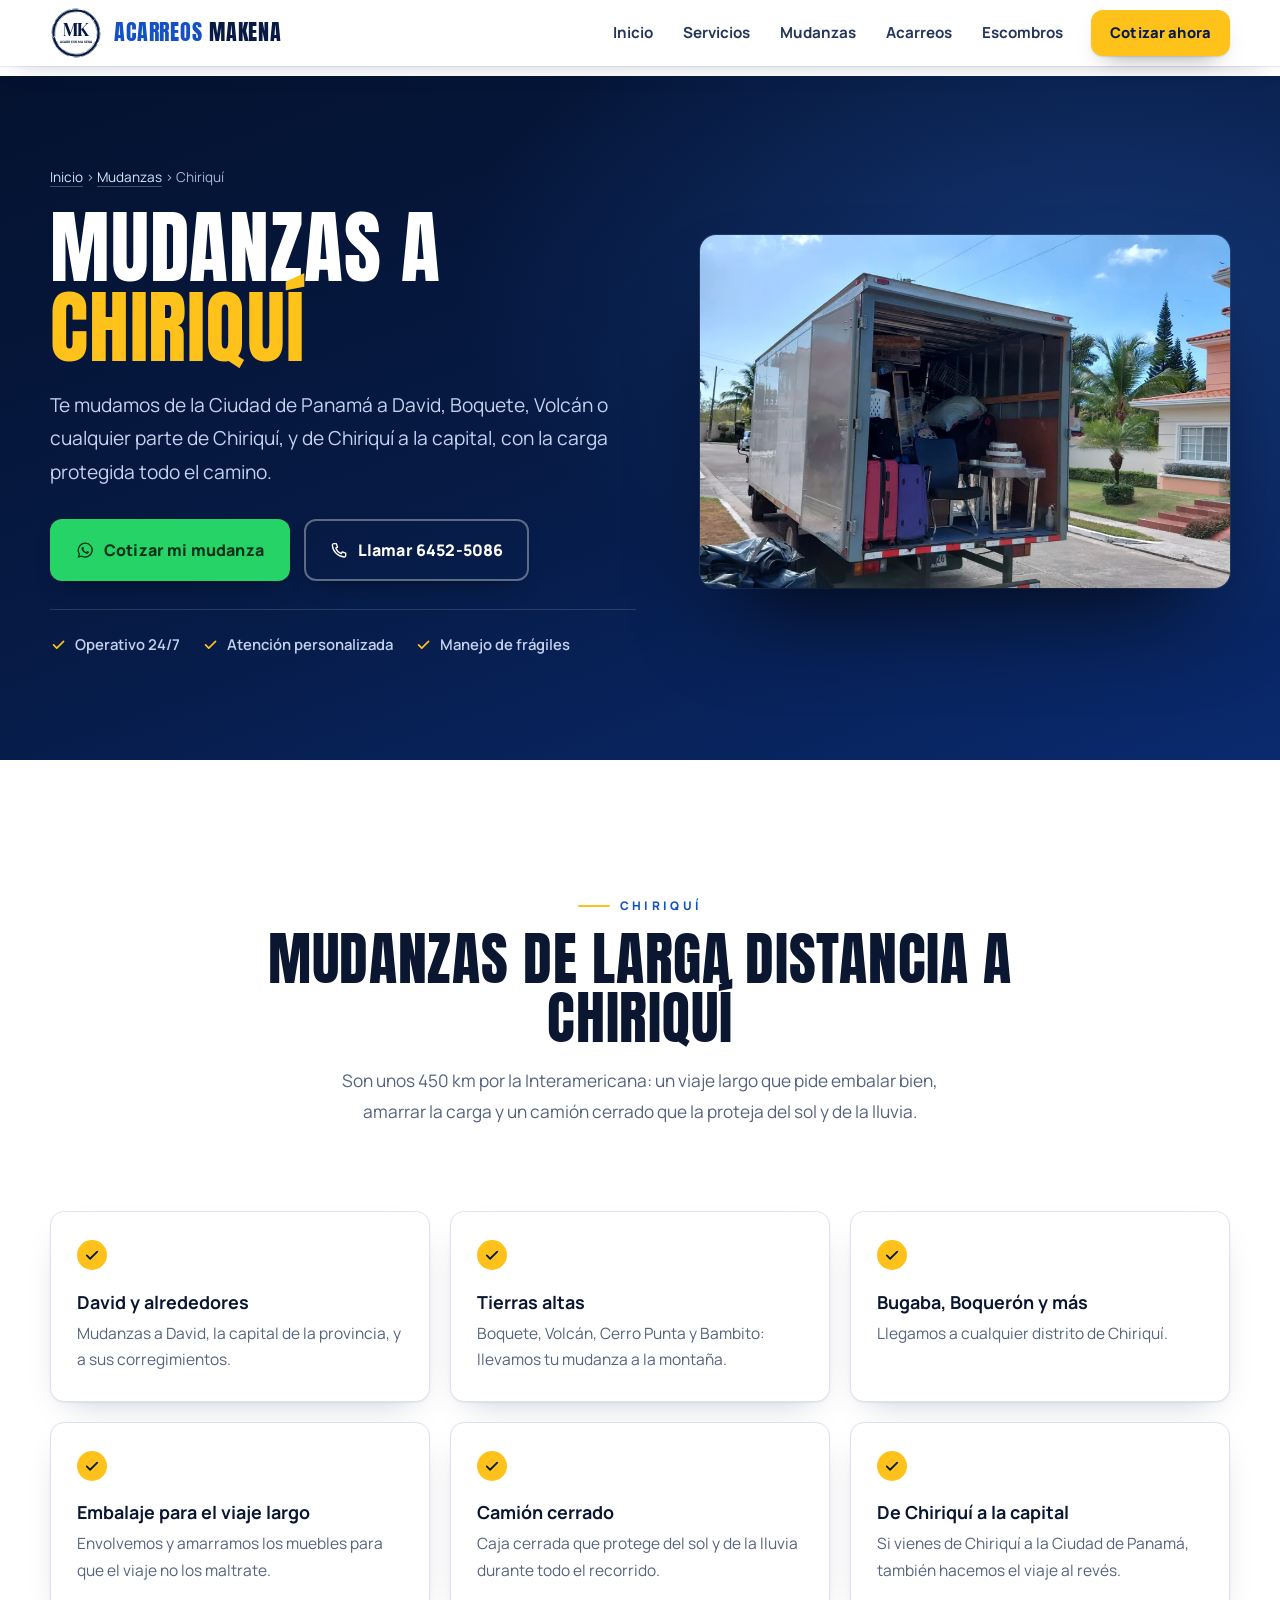
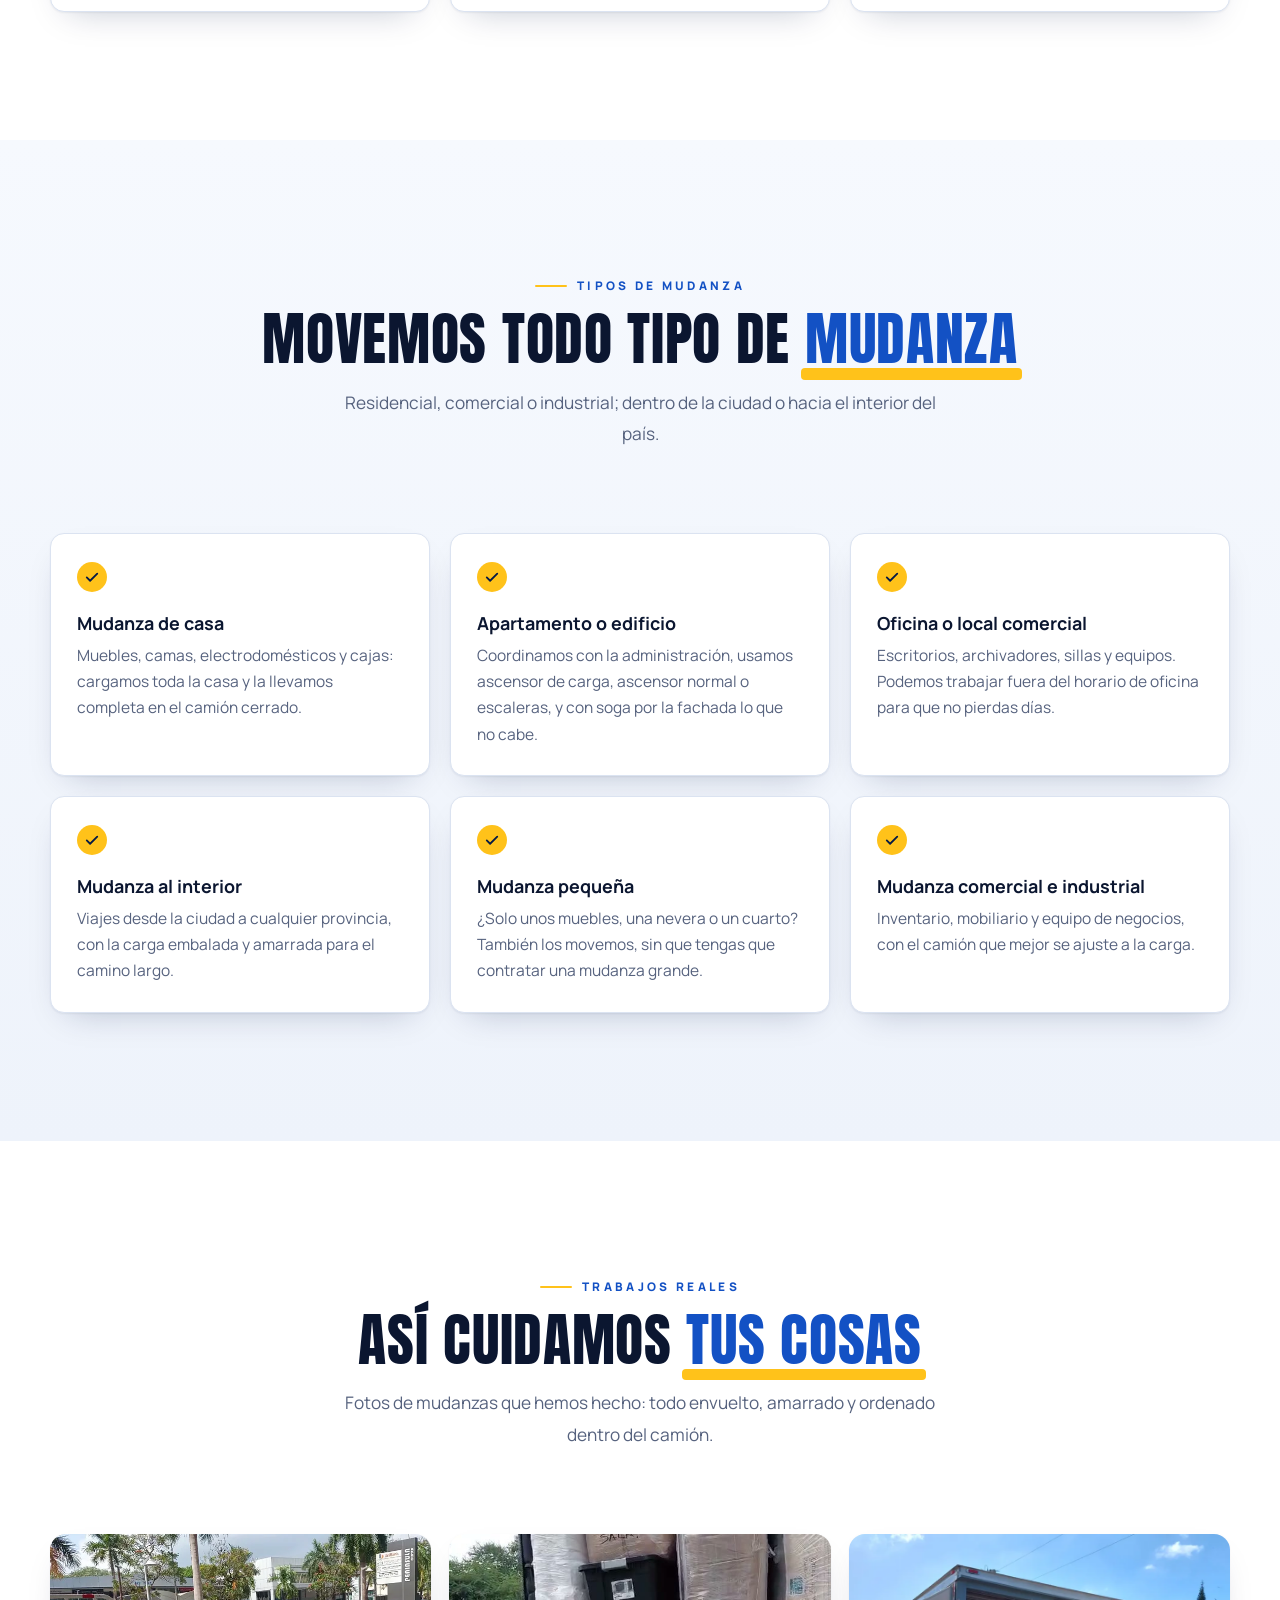
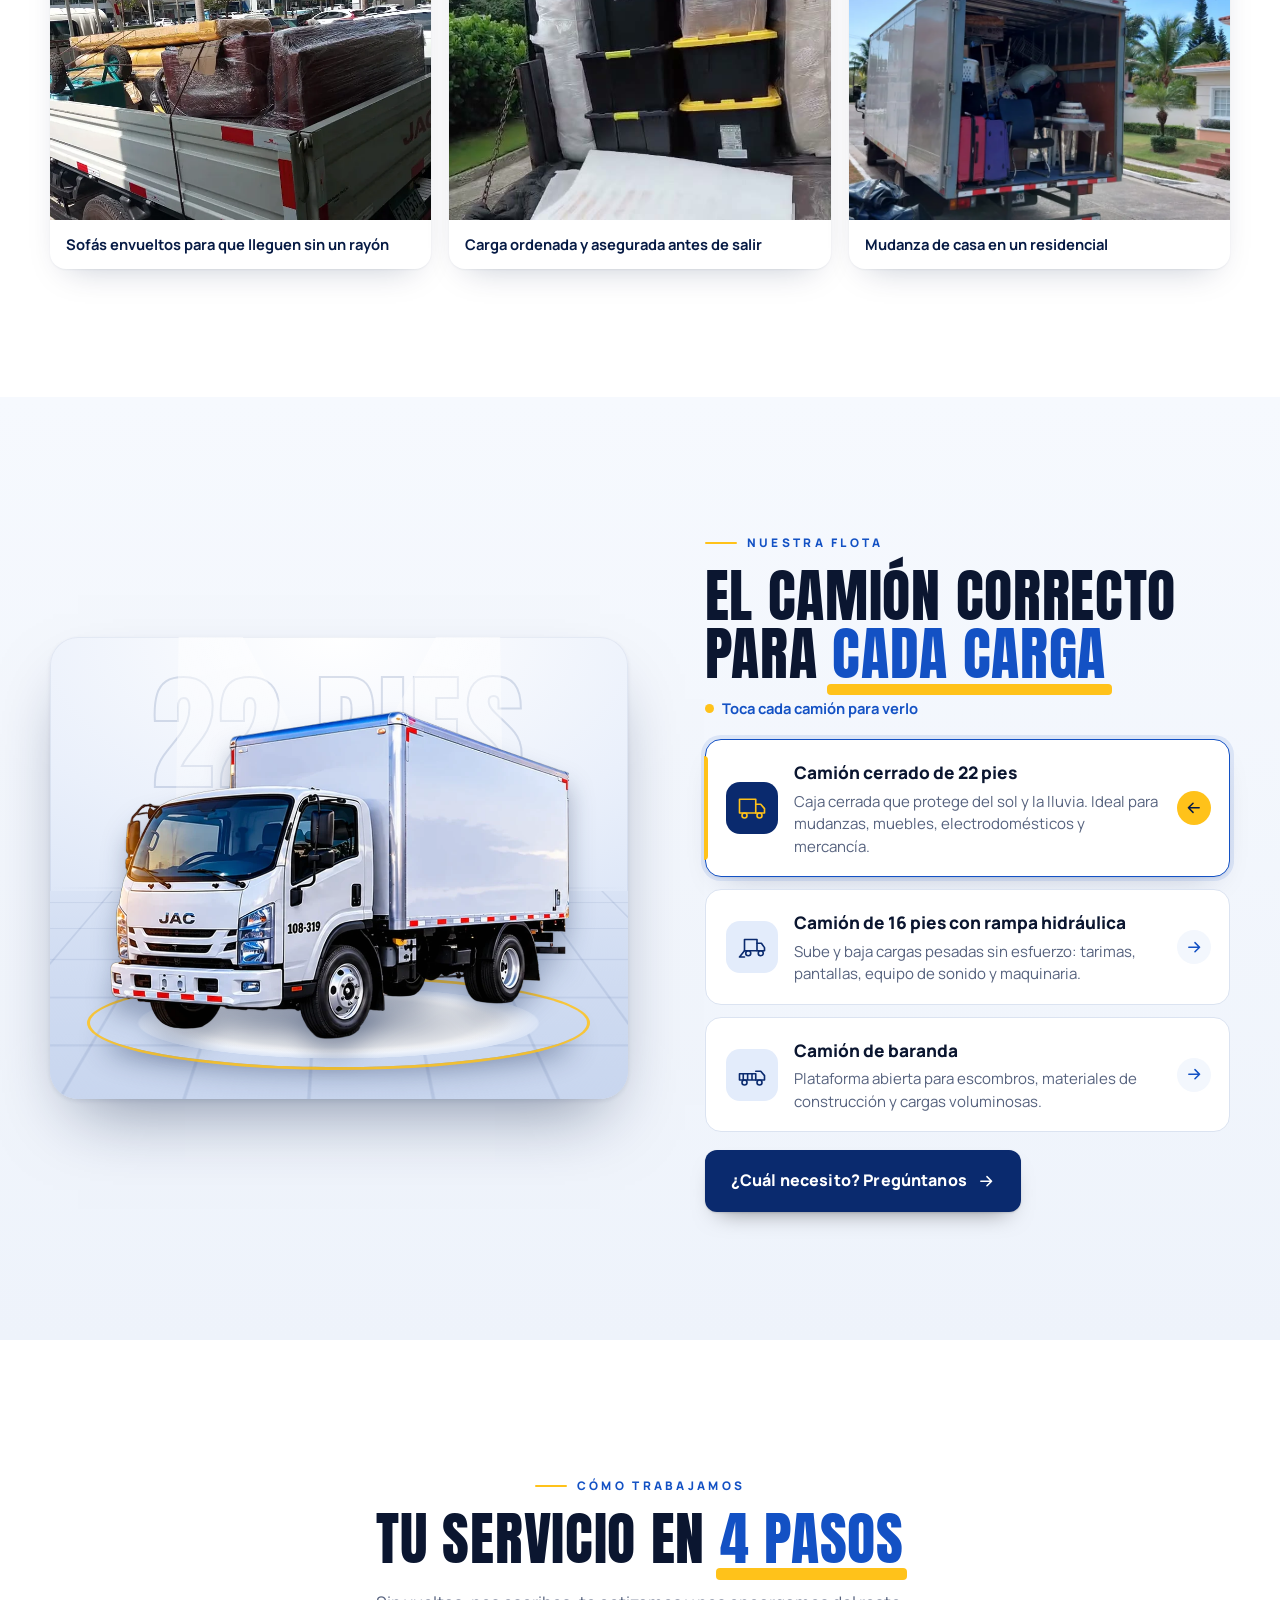
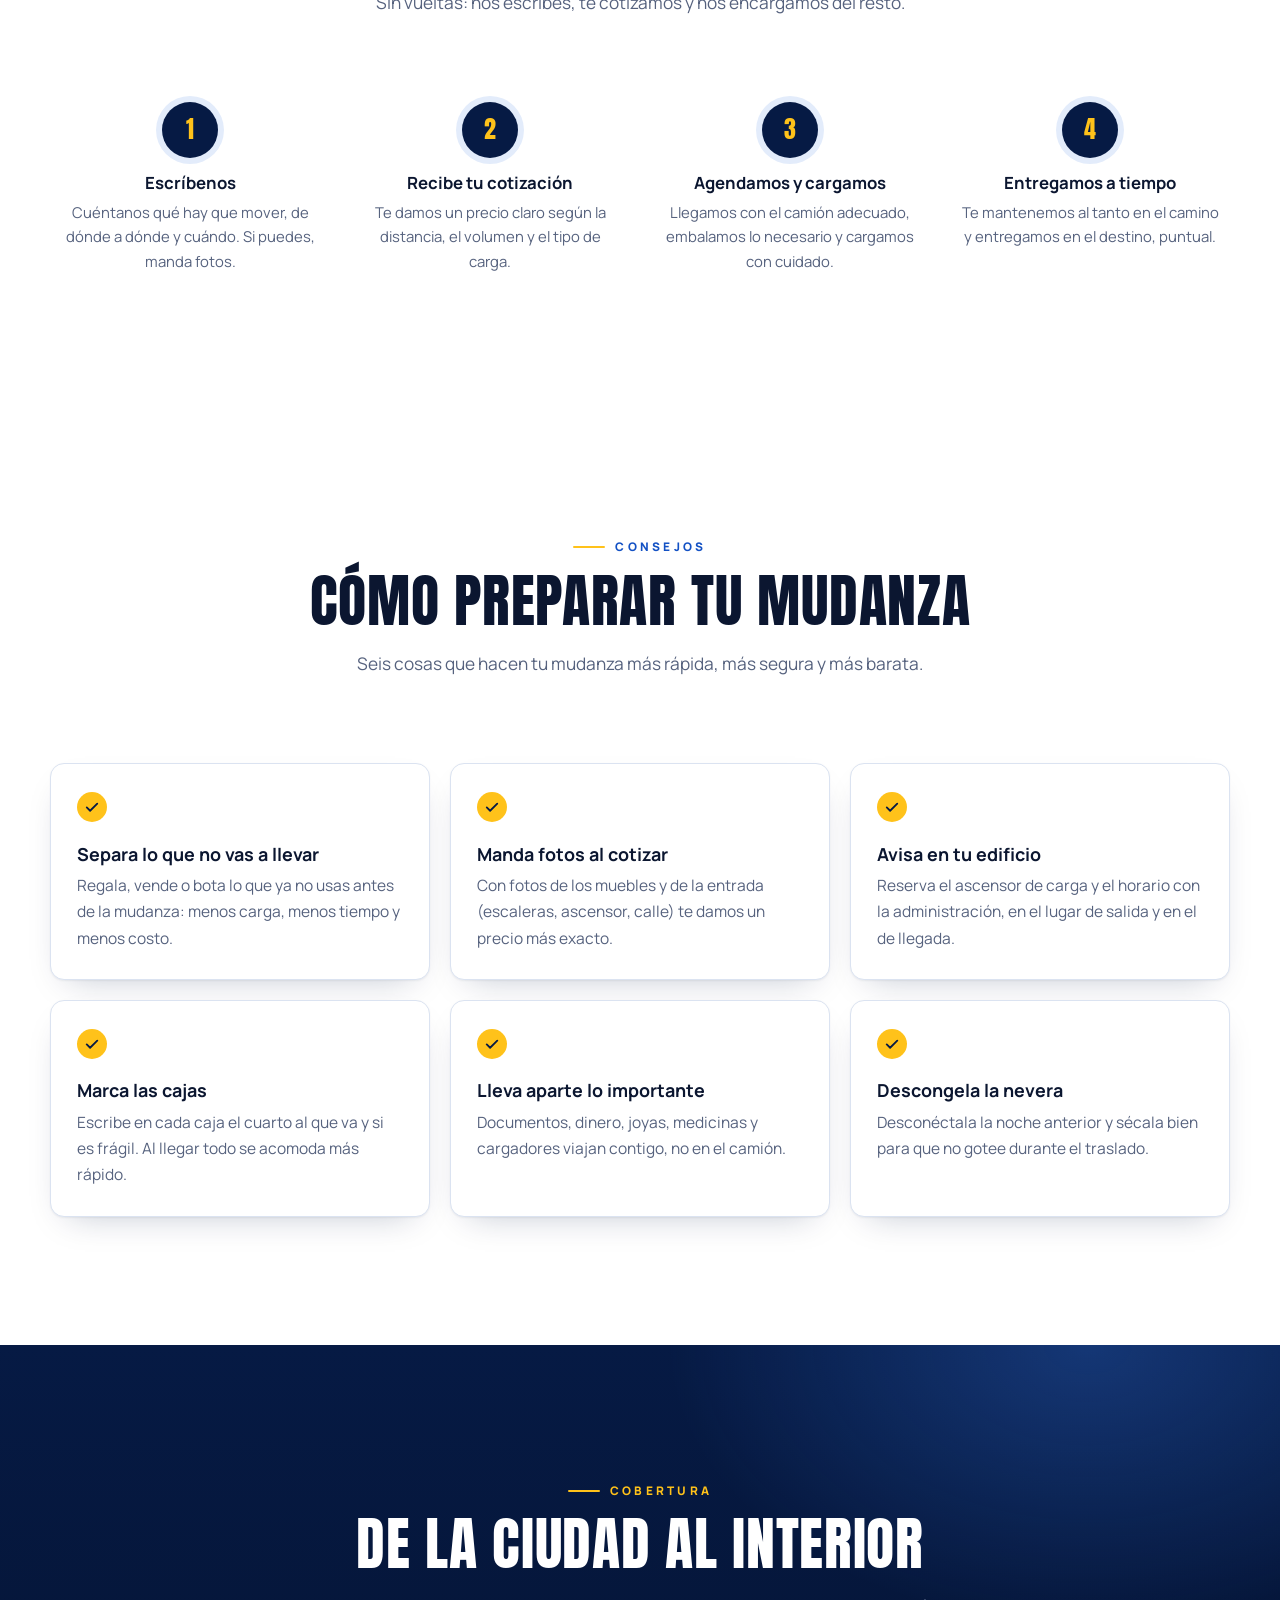
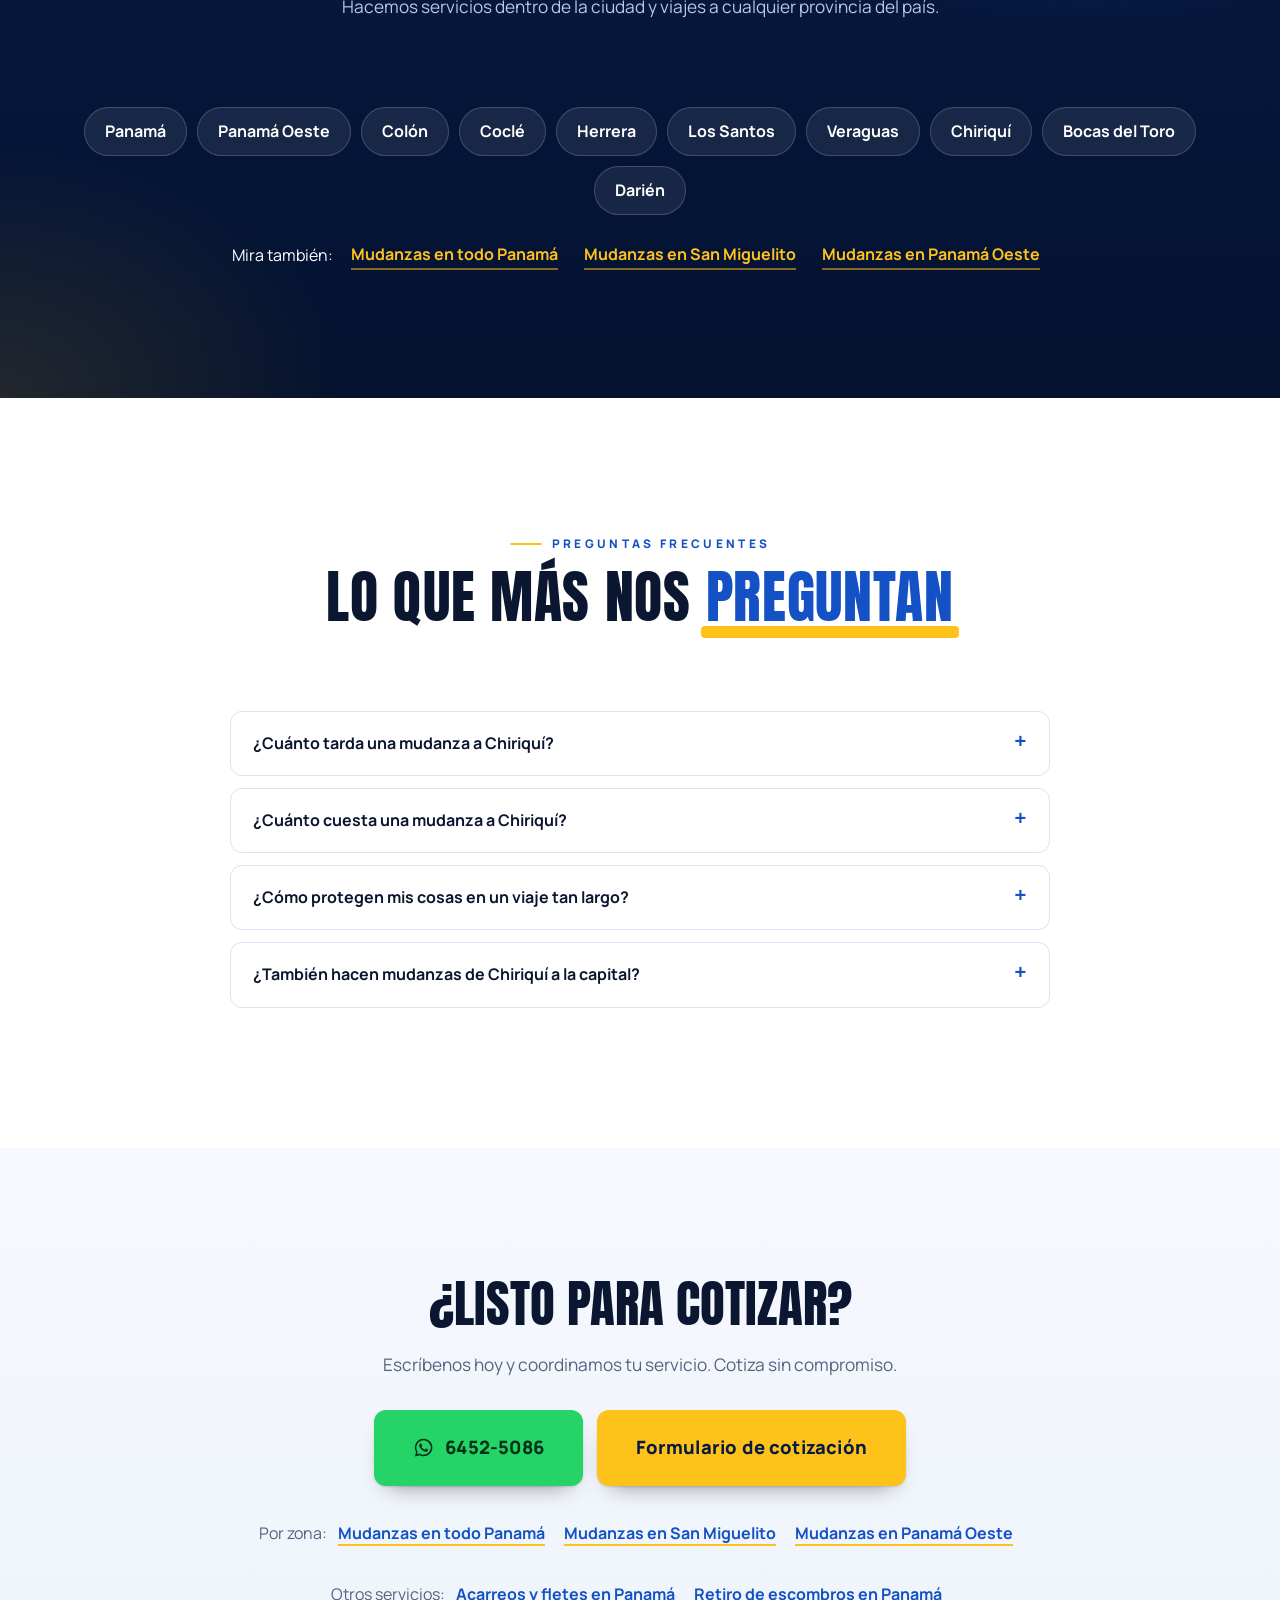
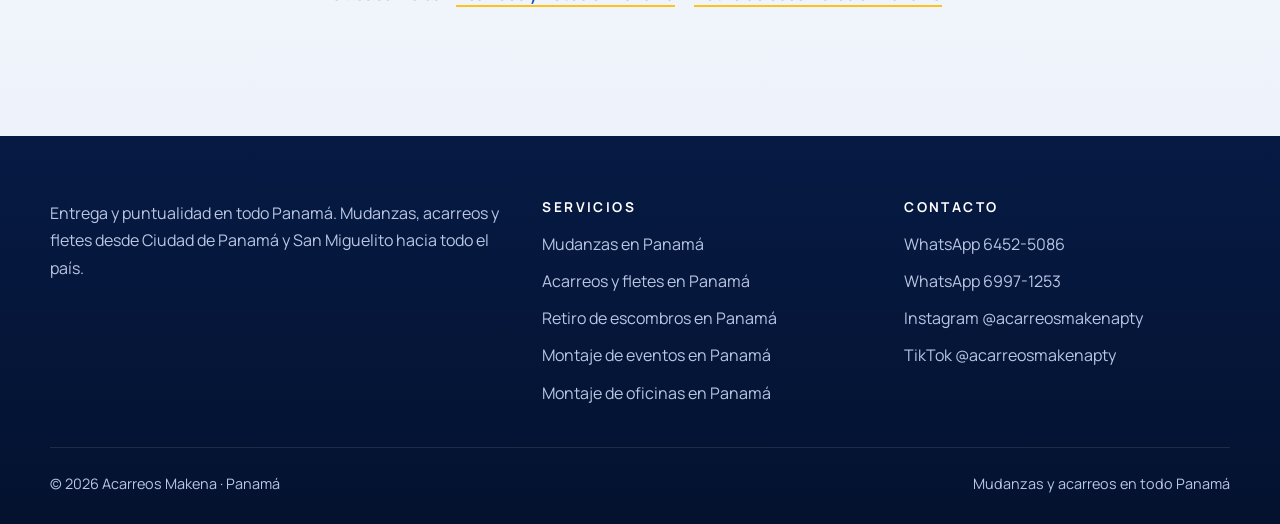
<file: mudanzas-a-chiriqui.html>
<!doctype html>
<html lang="es-PA">
<head>
  <meta charset="utf-8">
  <meta name="viewport" content="width=device-width, initial-scale=1, viewport-fit=cover">
  <title>Mudanzas a Chiriquí | Acarreos Makena PTY</title>
  <meta name="description" content="Mudanzas de la Ciudad de Panamá a Chiriquí: David, Boquete, Volcán, Bugaba y más. Carga embalada y amarrada en camión cerrado. Cotiza gratis por WhatsApp.">
  <meta name="robots" content="index, follow, max-image-preview:large">
  <link rel="canonical" href="https://acarreosmakena.com/mudanzas-a-chiriqui">
  <meta name="theme-color" content="#061a44">
  <meta property="og:type" content="website">
  <meta property="og:locale" content="es_PA">
  <meta property="og:site_name" content="Acarreos Makena PTY">
  <meta property="og:url" content="https://acarreosmakena.com/mudanzas-a-chiriqui">
  <meta property="og:title" content="Mudanzas a Chiriquí | Acarreos Makena PTY">
  <meta property="og:description" content="Mudanzas de la Ciudad de Panamá a Chiriquí: David, Boquete, Volcán, Bugaba y más. Carga embalada y amarrada en camión cerrado. Cotiza gratis por WhatsApp.">
  <meta property="og:image" content="https://acarreosmakena.com/img/compartir-makena.jpg">
  <meta name="twitter:card" content="summary_large_image">
  <link rel="icon" href="img/favicon.svg" type="image/svg+xml">
  <link rel="icon" href="img/favicon-48.png" sizes="48x48" type="image/png">
  <link rel="apple-touch-icon" href="img/apple-touch-icon.png">
  <script type="application/ld+json">{"@context": "https://schema.org", "@graph": [{"@type": "Service", "name": "Mudanzas a Chiriquí", "serviceType": "Mudanzas", "description": "Mudanzas de la Ciudad de Panamá a Chiriquí: David, Boquete, Volcán, Bugaba y más. Carga embalada y amarrada en camión cerrado. Cotiza gratis por WhatsApp.", "provider": {"@id": "https://acarreosmakena.com/#empresa"}, "areaServed": {"@type": "AdministrativeArea", "name": "Chiriquí"}, "url": "https://acarreosmakena.com/mudanzas-a-chiriqui"}, {"@type": "BreadcrumbList", "itemListElement": [{"@type": "ListItem", "position": 1, "name": "Inicio", "item": "https://acarreosmakena.com/"}, {"@type": "ListItem", "position": 2, "name": "Mudanzas en Panamá", "item": "https://acarreosmakena.com/mudanzas-en-panama"}, {"@type": "ListItem", "position": 3, "name": "Mudanzas a Chiriquí", "item": "https://acarreosmakena.com/mudanzas-a-chiriqui"}]}, {"@type": "FAQPage", "mainEntity": [{"@type": "Question", "name": "¿Cuánto tarda una mudanza a Chiriquí?", "acceptedAnswer": {"@type": "Answer", "text": "La carretera de la Ciudad de Panamá a David son unos 450 km, normalmente unas 6 a 7 horas de manejo. Coordinamos contigo el día de carga y el de entrega."}}, {"@type": "Question", "name": "¿Cuánto cuesta una mudanza a Chiriquí?", "acceptedAnswer": {"@type": "Answer", "text": "Depende de la cantidad de cosas, el destino exacto, el acceso y el embalaje que haga falta. Mándanos fotos por WhatsApp y te damos un precio claro antes de empezar."}}, {"@type": "Question", "name": "¿Cómo protegen mis cosas en un viaje tan largo?", "acceptedAnswer": {"@type": "Answer", "text": "Viajan en camión cerrado, envueltas y amarradas. Los artículos frágiles llevan protección extra."}}, {"@type": "Question", "name": "¿También hacen mudanzas de Chiriquí a la capital?", "acceptedAnswer": {"@type": "Answer", "text": "Sí, hacemos el viaje en los dos sentidos."}}]}]}</script>
  <link rel="preconnect" href="https://fonts.googleapis.com">
  <link rel="preconnect" href="https://fonts.gstatic.com" crossorigin>
  <link href="https://fonts.googleapis.com/css2?family=Anton&family=DM+Serif+Display&family=Manrope:wght@400;500;600;700;800&display=swap" rel="stylesheet">
  <link rel="stylesheet" href="css/estilos.css?v=2026-11-13i">
  <link rel="stylesheet" href="css/premium.css?v=10">
</head>
<body class="pagina-servicio">
  <svg width="0" height="0" style="position:absolute" aria-hidden="true">
    <defs>
      <symbol id="logo" viewBox="0 0 120 120">
        <g fill="none" stroke="currentColor" stroke-linecap="round">
          <circle cx="60" cy="60" r="52" stroke-width="5" stroke-dasharray="150 6 40 4 90 5 30 3"/>
          <circle cx="60" cy="60" r="55.5" stroke-width="1.6" stroke-dasharray="20 9 44 6 12 14 60 8" opacity=".8"/>
          <circle cx="60" cy="60" r="48.5" stroke-width="1.2" stroke-dasharray="8 12 30 6 50 18" opacity=".6"/>
        </g>
        <text x="60" y="68" text-anchor="middle" font-family="'DM Serif Display', Georgia, serif" font-size="44" fill="currentColor" letter-spacing="-2">MK</text>
        <text x="60" y="82" text-anchor="middle" font-family="Manrope, Arial, sans-serif" font-weight="800" font-size="7.4" fill="currentColor" letter-spacing=".4">ACARREOS MAKENA</text>
      </symbol>
      <symbol id="i-wa" viewBox="0 0 24 24"><path fill="currentColor" d="M12.04 2a9.9 9.9 0 0 0-8.5 15l-1.4 5 5.2-1.4A9.9 9.9 0 1 0 12.04 2Zm0 18.1a8.2 8.2 0 0 1-4.2-1.15l-.3-.18-3.1.82.83-3-.2-.31a8.2 8.2 0 1 1 6.97 3.82Zm4.5-6.14c-.25-.12-1.46-.72-1.69-.8-.23-.08-.39-.12-.55.12-.17.25-.64.8-.78.97-.14.16-.29.18-.53.06a6.7 6.7 0 0 1-3.34-2.92c-.25-.43.25-.4.72-1.33.08-.16.04-.3-.02-.43-.06-.12-.55-1.33-.76-1.82-.2-.48-.4-.41-.55-.42h-.47a.9.9 0 0 0-.66.31 2.77 2.77 0 0 0-.86 2.06 4.8 4.8 0 0 0 1 2.56 11 11 0 0 0 4.22 3.73c1.57.68 2.19.74 2.98.62.48-.07 1.46-.6 1.67-1.18.2-.58.2-1.08.14-1.18-.06-.1-.22-.17-.47-.29Z"/></symbol>
      <symbol id="i-ig" viewBox="0 0 24 24"><path fill="none" stroke="currentColor" stroke-width="1.8" d="M7 2.9h10A4.1 4.1 0 0 1 21.1 7v10a4.1 4.1 0 0 1-4.1 4.1H7A4.1 4.1 0 0 1 2.9 17V7A4.1 4.1 0 0 1 7 2.9Z"/><circle cx="12" cy="12" r="4.2" fill="none" stroke="currentColor" stroke-width="1.8"/><circle cx="17.4" cy="6.6" r="1.2" fill="currentColor"/></symbol>
      <symbol id="i-tiktok" viewBox="0 0 24 24"><path fill="currentColor" d="M16.6 3c.3 2.2 1.6 3.6 3.9 3.8v2.6c-1.4.1-2.6-.3-3.9-1.1v5.6c0 6.6-7.2 8.7-10.1 4-1.9-3-.7-8.3 5.3-8.5v2.8c-.5.1-1 .2-1.4.3-1.4.5-2.1 1.3-1.9 2.8.4 2.9 5.8 3.8 5.3-1.9V3Z"/></symbol>
      <symbol id="i-tel" viewBox="0 0 24 24"><path fill="none" stroke="currentColor" stroke-width="1.8" stroke-linejoin="round" d="M5 3.5h3.2l1.6 4.4-2.2 1.4a11.5 11.5 0 0 0 7.1 7.1l1.4-2.2 4.4 1.6V19a1.9 1.9 0 0 1-2 1.9A16.6 16.6 0 0 1 3.1 5.5 1.9 1.9 0 0 1 5 3.5Z"/></symbol>
      <symbol id="i-flecha" viewBox="0 0 24 24"><path fill="none" stroke="currentColor" stroke-width="2" stroke-linecap="round" stroke-linejoin="round" d="M5 12h14m-6-6 6 6-6 6"/></symbol>
      <!-- piezas de los camiones ilustrados -->
      <linearGradient id="g-cabina" x1="0" y1="0" x2="0" y2="1"><stop offset="0" stop-color="#ffffff"/><stop offset=".55" stop-color="#f1f4fa"/><stop offset="1" stop-color="#cbd6e8"/></linearGradient>
      <linearGradient id="g-vidrio" x1="0" y1="0" x2="1" y2="1"><stop offset="0" stop-color="#8dbcf4"/><stop offset=".4" stop-color="#3866b2"/><stop offset="1" stop-color="#132c63"/></linearGradient>
      <linearGradient id="g-caja" x1="0" y1="0" x2="0" y2="1"><stop offset="0" stop-color="#ffffff"/><stop offset=".55" stop-color="#f2f5fa"/><stop offset="1" stop-color="#d4dcea"/></linearGradient>
      <linearGradient id="g-poste" x1="0" y1="0" x2="1" y2="0"><stop offset="0" stop-color="#aeb9cc"/><stop offset=".45" stop-color="#f5f7fb"/><stop offset="1" stop-color="#9eaac0"/></linearGradient>
      <linearGradient id="g-riel" x1="0" y1="0" x2="0" y2="1"><stop offset="0" stop-color="#f7f9fc"/><stop offset=".5" stop-color="#c3cddd"/><stop offset="1" stop-color="#8e9ab0"/></linearGradient>
      <linearGradient id="g-lona" x1="0" y1="0" x2="0" y2="1"><stop offset="0" stop-color="#3f5a8e"/><stop offset=".22" stop-color="#2b4473"/><stop offset="1" stop-color="#18284a"/></linearGradient>
      <linearGradient id="g-franja" x1="0" y1="0" x2="1" y2="0"><stop offset="0" stop-color="#0a2a6e"/><stop offset="1" stop-color="#1f63d6"/></linearGradient>
      <linearGradient id="g-tanque" x1="0" y1="0" x2="0" y2="1"><stop offset="0" stop-color="#f4f7fb"/><stop offset=".45" stop-color="#bcc7d8"/><stop offset="1" stop-color="#76839c"/></linearGradient>
      <linearGradient id="g-sombra-abajo" x1="0" y1="0" x2="0" y2="1"><stop offset="0" stop-color="#0a1630" stop-opacity="0"/><stop offset="1" stop-color="#0a1630" stop-opacity=".22"/></linearGradient>
      <linearGradient id="g-reflejo" x1="0" y1="0" x2="1" y2="0"><stop offset="0" stop-color="#fff" stop-opacity="0"/><stop offset=".5" stop-color="#fff" stop-opacity=".55"/><stop offset="1" stop-color="#fff" stop-opacity="0"/></linearGradient>
      <radialGradient id="g-llanta"><stop offset=".55" stop-color="#2a303d"/><stop offset=".85" stop-color="#151a24"/><stop offset="1" stop-color="#0b0e14"/></radialGradient>
      <radialGradient id="g-rin" cx=".38" cy=".32"><stop offset="0" stop-color="#ffffff"/><stop offset=".5" stop-color="#c5cfde"/><stop offset="1" stop-color="#7b879c"/></radialGradient>
      <linearGradient id="g-haz" x1="0" y1="0" x2="1" y2="0"><stop offset="0" stop-color="#fff3b0" stop-opacity=".55"/><stop offset="1" stop-color="#fff3b0" stop-opacity="0"/></linearGradient>
      <pattern id="p-cinta" width="16" height="6" patternUnits="userSpaceOnUse"><rect width="8" height="6" fill="#e11d2e"/><rect x="8" width="8" height="6" fill="#ffffff"/></pattern>
      <pattern id="p-remaches" width="9" height="4" patternUnits="userSpaceOnUse"><circle cx="4.5" cy="2" r=".9" fill="#7d899f"/><circle cx="4.2" cy="1.7" r=".35" fill="#fff"/></pattern>
      <pattern id="p-diamante" width="6" height="6" patternUnits="userSpaceOnUse"><rect width="6" height="6" fill="#4c5669"/><path d="M1 4l2-2M3.5 5.5l2-2" stroke="#7a859a" stroke-width="1" stroke-linecap="round"/></pattern>
      <!-- llanta con banda, rin con perforaciones y tuercas -->
      <symbol id="s-rueda" viewBox="-24 -24 48 48">
        <circle r="23" fill="url(#g-llanta)"/>
        <circle r="21.2" fill="none" stroke="#06080c" stroke-width="2.6" stroke-dasharray="2.6 1.9"/>
        <circle r="17.4" fill="none" stroke="#3a4253" stroke-width=".8"/>
        <circle r="15" fill="#2c3341"/>
        <circle r="13.6" fill="url(#g-rin)" stroke="#5b667c" stroke-width=".8"/>
        <circle r="11.2" fill="none" stroke="#97a3b8" stroke-width="1.1"/>
        <g fill="#3a4357"><ellipse cx="0" cy="-8.6" rx="2" ry="2.6"/><ellipse cx="0" cy="8.6" rx="2" ry="2.6"/><ellipse cx="-8.6" cy="0" rx="2.6" ry="2"/><ellipse cx="8.6" cy="0" rx="2.6" ry="2"/><ellipse cx="6.1" cy="-6.1" rx="2" ry="2.4" transform="rotate(45 6.1 -6.1)"/><ellipse cx="-6.1" cy="6.1" rx="2" ry="2.4" transform="rotate(45 -6.1 6.1)"/><ellipse cx="-6.1" cy="-6.1" rx="2" ry="2.4" transform="rotate(-45 -6.1 -6.1)"/><ellipse cx="6.1" cy="6.1" rx="2" ry="2.4" transform="rotate(-45 6.1 6.1)"/></g>
        <circle r="5.6" fill="#d9e0ea" stroke="#6d7990" stroke-width=".8"/>
        <g fill="#5b667c"><circle cx="0" cy="-3.6" r="1"/><circle cx="3.1" cy="-1.8" r="1"/><circle cx="3.1" cy="1.8" r="1"/><circle cx="0" cy="3.6" r="1"/><circle cx="-3.1" cy="1.8" r="1"/><circle cx="-3.1" cy="-1.8" r="1"/></g>
        <circle r="1.6" fill="#3c4558"/>
        <path d="M-9 -9.5a13 13 0 0 1 7-3" stroke="#fff" stroke-width="1.4" stroke-linecap="round" fill="none" opacity=".75"/>
      </symbol>
      <!-- cabina JAC vista de lado, mirando a la derecha (la base del chasis en y=100) -->
      <symbol id="s-cabina" viewBox="0 0 124 112" overflow="visible">
        <!-- luces de gálibo del techo -->
        <g fill="#ffb020"><rect x="58" y="-1" width="6" height="3" rx="1"/><rect x="68" y="-1" width="6" height="3" rx="1"/><rect x="78" y="0" width="6" height="3" rx="1"/></g>
        <!-- carrocería -->
        <path d="M4 8Q4 2 10 2H74Q86 2 93 10L111 41Q117 51 117 61V92Q117 100 109 100H4Z" fill="url(#g-cabina)" stroke="#aebbd2" stroke-width="1.2"/>
        <path d="M4 74H117V92Q117 100 109 100H4Z" fill="url(#g-sombra-abajo)"/>
        <path d="M8 4.5H73Q84 4.5 90 11" fill="none" stroke="#fff" stroke-width="1.6" stroke-linecap="round" opacity=".9"/>
        <!-- vidrio con marco, timón y asiento -->
        <path d="M12 10H72Q81 10 87 18L101 45H12Z" fill="#1a2233"/>
        <path d="M14 12H71Q79 12 85 20L98 43H14Z" fill="url(#g-vidrio)"/>
        <path d="M58 43a12 6 0 0 1 22-9" stroke="#0e1a36" stroke-width="2.4" fill="none" stroke-linecap="round"/>
        <path d="M22 43V24q0-5 5-5h6q4 0 4 5v19" fill="#0e1a36" opacity=".55"/>
        <path d="M30 13h11L27 42H17Z" fill="#fff" opacity=".24"/>
        <path d="M46 13h4L36 42h-4Z" fill="#fff" opacity=".14"/>
        <path d="M86 19l13 26" stroke="#1a2233" stroke-width="3.2" stroke-linecap="round"/>
        <!-- puerta -->
        <path d="M11 47H86V79Q86 92 74 95H11Z" fill="none" stroke="#b4c0d5" stroke-width="1.3"/>
        <rect x="63" y="54" width="15" height="5" rx="2.5" fill="#c9d2e1"/>
        <rect x="65" y="55.2" width="11" height="2.6" rx="1.3" fill="#6f7b91"/>
        <circle cx="80.5" cy="56.5" r="1.1" fill="#6f7b91"/>
        <!-- logo -->
        <circle cx="38" cy="70" r="9" fill="#fff" stroke="#0a2a6e" stroke-width="1.6"/>
        <circle cx="38" cy="70" r="7" fill="none" stroke="#0a2a6e" stroke-width=".5" stroke-dasharray="5 1.5 2 1"/>
        <text x="38" y="73.2" text-anchor="middle" font-family="'DM Serif Display', Georgia, serif" font-size="8.6" fill="#0a2a6e">MK</text>
        <!-- guardafango y arco de la rueda delantera -->
        <path d="M60 100a27 27 0 0 1 54 0Z" fill="#1a202c"/>
        <path d="M58 100a29 29 0 0 1 58 0" fill="none" stroke="#2a3140" stroke-width="4.5"/>
        <path d="M60.5 97a26.5 26.5 0 0 1 9-17" fill="none" stroke="#4a5469" stroke-width="1.2"/>
        <!-- frente: faro, direccional, defensa y neblinero -->
        <path d="M108 61h6.5q3 0 3 3v12q0 3-3 3H108Z" fill="#dfe6f0" stroke="#aebbd2" stroke-width="1"/>
        <path d="M109.5 63h5q1.6 0 1.6 1.6v6.4h-6.6Z" fill="#fff8d6"/>
        <rect x="109.5" y="72" width="6.6" height="4.5" rx="1" fill="#ffb020"/>
        <rect x="100" y="84" width="20" height="16" rx="3.5" fill="#e3e9f2" stroke="#aebbd2" stroke-width="1"/>
        <rect x="102" y="86.5" width="16" height="4" rx="1.5" fill="#3a4357"/>
        <circle cx="114.5" cy="88.5" r="1.4" fill="#fff4c2"/>
        <rect x="102" y="94.5" width="16" height="3" fill="url(#p-cinta)"/>
        <rect x="88" y="80" width="5" height="2.6" rx="1" fill="#ffb020"/>
        <!-- espejos -->
        <path d="M95 30l11-9" stroke="#1c2333" stroke-width="2.4" stroke-linecap="round"/>
        <path d="M96 38l9-5" stroke="#1c2333" stroke-width="1.8" stroke-linecap="round"/>
        <rect x="104" y="7" width="8" height="22" rx="2.5" fill="#1c2333"/>
        <rect x="105.3" y="9" width="2" height="17" rx="1" fill="#6b84b5" opacity=".7"/>
        <rect x="103.5" y="30" width="6" height="7" rx="2" fill="#1c2333"/>
        <!-- escalón -->
        <rect x="24" y="100" width="34" height="6" rx="1.5" fill="#3a4357"/>
        <path d="M27 102.5h28M27 104.5h28" stroke="#5c667c" stroke-width=".8"/>
      </symbol>
      <!-- chasis común: travesaños, tanque con correas, batería, defensa lateral -->
      <symbol id="s-chasis" viewBox="0 0 220 30" overflow="visible">
        <rect x="0" y="0" width="220" height="8" fill="#1d2330"/>
        <g fill="#2c3445"><rect x="10" y="0" width="4" height="10"/><rect x="60" y="0" width="4" height="10"/><rect x="110" y="0" width="4" height="10"/><rect x="160" y="0" width="4" height="10"/></g>
        <rect x="140" y="5" width="46" height="15" rx="7.5" fill="url(#g-tanque)"/>
        <rect x="150" y="4" width="3.5" height="17" rx="1" fill="#3a4357"/><rect x="172" y="4" width="3.5" height="17" rx="1" fill="#3a4357"/>
        <circle cx="182" cy="9" r="2.4" fill="#5b667c"/>
        <rect x="118" y="6" width="18" height="13" rx="2" fill="#2a3140"/><rect x="120" y="8" width="14" height="2" fill="#4a5469"/>
        <g fill="#c9d2e1"><rect x="40" y="13" width="96" height="3" rx="1.5"/><rect x="40" y="19" width="96" height="3" rx="1.5"/></g>
        <g fill="#8e9ab0"><rect x="44" y="12" width="3" height="11"/><rect x="88" y="12" width="3" height="11"/><rect x="130" y="12" width="3" height="11"/></g>
      </symbol>
      <symbol id="i-check" viewBox="0 0 24 24"><path fill="none" stroke="currentColor" stroke-width="2.4" stroke-linecap="round" stroke-linejoin="round" d="m5 12.5 4.5 4.5L19 7.5"/></symbol>
    </defs>
  </svg>

  <header class="cabecera con-fondo" id="cabecera">
    <div class="contenedor cabecera__fila">
      <a href="./" class="marca" aria-label="Acarreos Makena, inicio">
        <svg class="marca__logo"><use href="#logo"/></svg>
        <span class="marca__texto"><b>Acarreos</b> Makena</span>
      </a>
      <nav class="menu" id="menu" aria-label="Principal">
        <a href="./">Inicio</a>
        <a href="servicios">Servicios</a>
        <a href="mudanzas-en-panama">Mudanzas</a>
        <a href="acarreos-en-panama">Acarreos</a>
        <a href="retiro-de-escombros-panama">Escombros</a>
        <a href="https://wa.me/50764525086?text=Hola%20Acarreos%20Makena%2C%20quiero%20cotizar%20una%20mudanza%20a%20Chiriqu%C3%AD." target="_blank" rel="noopener" class="boton boton--amarillo boton--chico menu__cta">Cotizar ahora</a>
      </nav>
      <button class="hamburguesa" id="hamburguesa" aria-label="Abrir menú" aria-expanded="false" aria-controls="menu"><span></span><span></span><span></span></button>
    </div>
  </header>

  <main>
    <section class="sv-hero">
      <div class="contenedor sv-hero__grid">
        <div>
          <nav class="sv-migas" aria-label="Ruta"><a href="./">Inicio</a> <span>›</span> <a href="mudanzas-en-panama">Mudanzas</a> <span>›</span> Chiriquí</nav>
          <h1>Mudanzas a <span>Chiriquí</span></h1>
          <p class="sv-lead">Te mudamos de la Ciudad de Panamá a David, Boquete, Volcán o cualquier parte de Chiriquí, y de Chiriquí a la capital, con la carga protegida todo el camino.</p>
          <div class="sv-botones">
            <a class="boton boton--whatsapp boton--brillo" href="https://wa.me/50764525086?text=Hola%20Acarreos%20Makena%2C%20quiero%20cotizar%20una%20mudanza%20a%20Chiriqu%C3%AD." target="_blank" rel="noopener"><svg class="ico"><use href="#i-wa"/></svg> Cotizar mi mudanza</a>
            <a class="boton boton--contorno" href="tel:+50764525086"><svg class="ico"><use href="#i-tel"/></svg> Llamar 6452-5086</a>
          </div>
          <ul class="sv-garantias"><li><svg class="ico"><use href="#i-check"/></svg> Operativo 24/7</li><li><svg class="ico"><use href="#i-check"/></svg> Atención personalizada</li><li><svg class="ico"><use href="#i-check"/></svg> Manejo de frágiles</li></ul>
        </div>
        <div class="sv-hero__foto"><img src="media/servicio-mudanza-casa.webp" alt="Camión cerrado de Acarreos Makena lleno con una mudanza frente a una casa" width="960" height="640"></div>
      </div>
    </section>

    <section class="seccion">
      <div class="contenedor">
        <header class="seccion__cabeza" data-revelar><p class="sobretitulo">Chiriquí</p><h2>Mudanzas de larga distancia a Chiriquí</h2><p class="seccion__intro">Son unos 450 km por la Interamericana: un viaje largo que pide embalar bien, amarrar la carga y un camión cerrado que la proteja del sol y de la lluvia.</p></header>
        <div class="sv-items">
<article class="sv-item" data-revelar style="--d:0"><svg class="ico"><use href="#i-check"/></svg><h3>David y alrededores</h3><p>Mudanzas a David, la capital de la provincia, y a sus corregimientos.</p></article>
<article class="sv-item" data-revelar style="--d:1"><svg class="ico"><use href="#i-check"/></svg><h3>Tierras altas</h3><p>Boquete, Volcán, Cerro Punta y Bambito: llevamos tu mudanza a la montaña.</p></article>
<article class="sv-item" data-revelar style="--d:2"><svg class="ico"><use href="#i-check"/></svg><h3>Bugaba, Boquerón y más</h3><p>Llegamos a cualquier distrito de Chiriquí.</p></article>
<article class="sv-item" data-revelar style="--d:3"><svg class="ico"><use href="#i-check"/></svg><h3>Embalaje para el viaje largo</h3><p>Envolvemos y amarramos los muebles para que el viaje no los maltrate.</p></article>
<article class="sv-item" data-revelar style="--d:4"><svg class="ico"><use href="#i-check"/></svg><h3>Camión cerrado</h3><p>Caja cerrada que protege del sol y de la lluvia durante todo el recorrido.</p></article>
<article class="sv-item" data-revelar style="--d:5"><svg class="ico"><use href="#i-check"/></svg><h3>De Chiriquí a la capital</h3><p>Si vienes de Chiriquí a la Ciudad de Panamá, también hacemos el viaje al revés.</p></article>
        </div>
      </div>
    </section>

    <section class="seccion seccion--clara">
      <div class="contenedor">
        <header class="seccion__cabeza" data-revelar><p class="sobretitulo">Tipos de mudanza</p><h2>Movemos todo tipo de <span class="subrayado">mudanza</span></h2><p class="seccion__intro">Residencial, comercial o industrial; dentro de la ciudad o hacia el interior del país.</p></header>
        <div class="sv-items">
<article class="sv-item" data-revelar style="--d:0"><svg class="ico"><use href="#i-check"/></svg><h3>Mudanza de casa</h3><p>Muebles, camas, electrodomésticos y cajas: cargamos toda la casa y la llevamos completa en el camión cerrado.</p></article>
<article class="sv-item" data-revelar style="--d:1"><svg class="ico"><use href="#i-check"/></svg><h3>Apartamento o edificio</h3><p>Coordinamos con la administración, usamos ascensor de carga, ascensor normal o escaleras, y con soga por la fachada lo que no cabe.</p></article>
<article class="sv-item" data-revelar style="--d:2"><svg class="ico"><use href="#i-check"/></svg><h3>Oficina o local comercial</h3><p>Escritorios, archivadores, sillas y equipos. Podemos trabajar fuera del horario de oficina para que no pierdas días.</p></article>
<article class="sv-item" data-revelar style="--d:3"><svg class="ico"><use href="#i-check"/></svg><h3>Mudanza al interior</h3><p>Viajes desde la ciudad a cualquier provincia, con la carga embalada y amarrada para el camino largo.</p></article>
<article class="sv-item" data-revelar style="--d:4"><svg class="ico"><use href="#i-check"/></svg><h3>Mudanza pequeña</h3><p>¿Solo unos muebles, una nevera o un cuarto? También los movemos, sin que tengas que contratar una mudanza grande.</p></article>
<article class="sv-item" data-revelar style="--d:5"><svg class="ico"><use href="#i-check"/></svg><h3>Mudanza comercial e industrial</h3><p>Inventario, mobiliario y equipo de negocios, con el camión que mejor se ajuste a la carga.</p></article>
        </div>
      </div>
    </section>

    <section class="seccion">
      <div class="contenedor">
        <header class="seccion__cabeza" data-revelar><p class="sobretitulo">Trabajos reales</p><h2>Así cuidamos <span class="subrayado">tus cosas</span></h2><p class="seccion__intro">Fotos de mudanzas que hemos hecho: todo envuelto, amarrado y ordenado dentro del camión.</p></header>
        <div class="sv-galeria">
          <figure data-revelar style="--d:0"><img src="media/ig-sofas-embalados.webp" alt="Sofás envueltos en plástico dentro del camión de Acarreos Makena" width="1000" height="563" loading="lazy"><figcaption>Sofás envueltos para que lleguen sin un rayón</figcaption></figure>
          <figure data-revelar style="--d:1"><img src="media/galeria-mudanza-ordenada.jpg" alt="Mudanza embalada y ordenada dentro del camión cerrado" width="848" height="474" loading="lazy"><figcaption>Carga ordenada y asegurada antes de salir</figcaption></figure>
          <figure data-revelar style="--d:2"><img src="media/servicio-mudanza-casa.webp" alt="Camión cerrado de Acarreos Makena cargado con una mudanza frente a una casa" width="960" height="640" loading="lazy"><figcaption>Mudanza de casa en un residencial</figcaption></figure>
        </div>
      </div>
    </section>

    <section class="seccion seccion--clara" id="flota">
      <div class="contenedor flota">
        <!-- showroom: muestra el camión de la tarjeta elegida -->
        <div class="garaje" id="garaje" data-revelar data-activo="cerrado">
          <span class="garaje__medida" id="garaje-medida" aria-hidden="true">22 pies</span>
          <span class="garaje__luz garaje__luz--1" aria-hidden="true"></span>
          <span class="garaje__luz garaje__luz--2" aria-hidden="true"></span>
          <span class="garaje__piso" aria-hidden="true"></span>
          <figure class="garaje__vehiculo activo" data-vehiculo="cerrado">
            <img src="img/flota-cerrado.webp" alt="Camión cerrado de 22 pies de Acarreos Makena" width="900" height="644" loading="lazy">
          </figure>
          <figure class="garaje__vehiculo" data-vehiculo="rampa">
            <img src="img/flota-rampa.webp" alt="Camión de 16 pies con carpa y rampa hidráulica de Acarreos Makena" width="900" height="599" loading="lazy">
          </figure>
          <figure class="garaje__vehiculo" data-vehiculo="baranda">
            <img src="img/flota-baranda.webp" alt="Camión de baranda de Acarreos Makena" width="900" height="534" loading="lazy">
          </figure>
        </div>
        <div class="flota__texto">
          <p class="sobretitulo" data-revelar>Nuestra flota</p>
          <h2 data-revelar style="--d:1">El camión correcto para <span class="subrayado">cada carga</span></h2>
          <p class="flota__pista" data-revelar style="--d:1">Toca cada camión para verlo</p>
          <div class="vehiculos" role="group" aria-label="Elige un camión">
          <button type="button" class="vehiculo activo" data-vehiculo="cerrado" data-medida="22 pies" aria-pressed="true" data-revelar style="--d:2">
            <span class="vehiculo__ico"><svg viewBox="0 0 48 48"><path d="M4 32h26V10H4Z"/><path d="M30 18h8l6 7v7H30"/><circle cx="12" cy="36" r="4"/><circle cx="36" cy="36" r="4"/></svg></span>
            <span class="vehiculo__txt">
              <b>Camión cerrado de 22 pies</b>
              <span>Caja cerrada que protege del sol y la lluvia. Ideal para mudanzas, muebles, electrodomésticos y mercancía.</span>
            </span>
            <span class="vehiculo__ojo" aria-hidden="true"><svg class="ico"><use href="#i-flecha"/></svg></span>
          </button>
          <button type="button" class="vehiculo" data-vehiculo="rampa" data-medida="16 pies" aria-pressed="false" data-revelar style="--d:3">
            <span class="vehiculo__ico"><svg viewBox="0 0 48 48"><path d="M12 30h20V12H12Z"/><path d="M32 18h7l5 7v5H32"/><circle cx="18" cy="34" r="4"/><circle cx="38" cy="34" r="4"/><path d="M12 30 4 40h8"/></svg></span>
            <span class="vehiculo__txt">
              <b>Camión de 16 pies con rampa hidráulica</b>
              <span>Sube y baja cargas pesadas sin esfuerzo: tarimas, pantallas, equipo de sonido y maquinaria.</span>
            </span>
            <span class="vehiculo__ojo" aria-hidden="true"><svg class="ico"><use href="#i-flecha"/></svg></span>
          </button>
          <button type="button" class="vehiculo" data-vehiculo="baranda" data-medida="Baranda" aria-pressed="false" data-revelar style="--d:4">
            <span class="vehiculo__ico"><svg viewBox="0 0 48 48"><path d="M4 32h26M4 32V22M30 32V22M4 22h26M10 22v10M17 22v10M24 22v10"/><path d="M30 18h8l6 7v7H30"/><circle cx="12" cy="36" r="4"/><circle cx="36" cy="36" r="4"/></svg></span>
            <span class="vehiculo__txt">
              <b>Camión de baranda</b>
              <span>Plataforma abierta para escombros, materiales de construcción y cargas voluminosas.</span>
            </span>
            <span class="vehiculo__ojo" aria-hidden="true"><svg class="ico"><use href="#i-flecha"/></svg></span>
          </button>
          </div>
          <a class="boton boton--azul" href="https://wa.me/50764525086?text=Hola%20Acarreos%20Makena%2C%20quiero%20cotizar%20una%20mudanza%20a%20Chiriqu%C3%AD." target="_blank" rel="noopener" data-revelar style="--d:5">¿Cuál necesito? Pregúntanos <svg class="ico"><use href="#i-flecha"/></svg></a>
        </div>
      </div>
    </section>

    <section class="seccion">
      <div class="contenedor">
        <header class="seccion__cabeza" data-revelar><p class="sobretitulo">Cómo trabajamos</p><h2>Tu servicio en <span class="subrayado">4 pasos</span></h2><p class="seccion__intro">Sin vueltas: nos escribes, te cotizamos y nos encargamos del resto.</p></header>
        <ol class="sv-pasos">
<li class="sv-paso" data-revelar style="--d:0"><b>1</b><h3>Escríbenos</h3><p>Cuéntanos qué hay que mover, de dónde a dónde y cuándo. Si puedes, manda fotos.</p></li>
<li class="sv-paso" data-revelar style="--d:1"><b>2</b><h3>Recibe tu cotización</h3><p>Te damos un precio claro según la distancia, el volumen y el tipo de carga.</p></li>
<li class="sv-paso" data-revelar style="--d:2"><b>3</b><h3>Agendamos y cargamos</h3><p>Llegamos con el camión adecuado, embalamos lo necesario y cargamos con cuidado.</p></li>
<li class="sv-paso" data-revelar style="--d:3"><b>4</b><h3>Entregamos a tiempo</h3><p>Te mantenemos al tanto en el camino y entregamos en el destino, puntual.</p></li>
        </ol>
      </div>
    </section>

    <section class="seccion">
      <div class="contenedor">
        <header class="seccion__cabeza" data-revelar><p class="sobretitulo">Consejos</p><h2>Cómo preparar tu mudanza</h2><p class="seccion__intro">Seis cosas que hacen tu mudanza más rápida, más segura y más barata.</p></header>
        <div class="sv-items">
<article class="sv-item" data-revelar style="--d:0"><svg class="ico"><use href="#i-check"/></svg><h3>Separa lo que no vas a llevar</h3><p>Regala, vende o bota lo que ya no usas antes de la mudanza: menos carga, menos tiempo y menos costo.</p></article>
<article class="sv-item" data-revelar style="--d:1"><svg class="ico"><use href="#i-check"/></svg><h3>Manda fotos al cotizar</h3><p>Con fotos de los muebles y de la entrada (escaleras, ascensor, calle) te damos un precio más exacto.</p></article>
<article class="sv-item" data-revelar style="--d:2"><svg class="ico"><use href="#i-check"/></svg><h3>Avisa en tu edificio</h3><p>Reserva el ascensor de carga y el horario con la administración, en el lugar de salida y en el de llegada.</p></article>
<article class="sv-item" data-revelar style="--d:3"><svg class="ico"><use href="#i-check"/></svg><h3>Marca las cajas</h3><p>Escribe en cada caja el cuarto al que va y si es frágil. Al llegar todo se acomoda más rápido.</p></article>
<article class="sv-item" data-revelar style="--d:4"><svg class="ico"><use href="#i-check"/></svg><h3>Lleva aparte lo importante</h3><p>Documentos, dinero, joyas, medicinas y cargadores viajan contigo, no en el camión.</p></article>
<article class="sv-item" data-revelar style="--d:5"><svg class="ico"><use href="#i-check"/></svg><h3>Descongela la nevera</h3><p>Desconéctala la noche anterior y sécala bien para que no gotee durante el traslado.</p></article>
        </div>
      </div>
    </section>

    <section class="seccion seccion--oscura">
      <div class="contenedor">
        <header class="seccion__cabeza" data-revelar><p class="sobretitulo sobretitulo--claro">Cobertura</p><h2>De la ciudad al interior</h2><p class="seccion__intro">Hacemos servicios dentro de la ciudad y viajes a cualquier provincia del país.</p></header>
        <ul class="sv-prov"><li>Panamá</li><li>Panamá Oeste</li><li>Colón</li><li>Coclé</li><li>Herrera</li><li>Los Santos</li><li>Veraguas</li><li>Chiriquí</li><li>Bocas del Toro</li><li>Darién</li></ul>
        <p class="sv-zonas">Mira también: <a class="sv-rel" href="mudanzas-en-panama">Mudanzas en todo Panamá</a> <a class="sv-rel" href="mudanzas-san-miguelito">Mudanzas en San Miguelito</a> <a class="sv-rel" href="mudanzas-panama-oeste">Mudanzas en Panamá Oeste</a></p>
      </div>
    </section>

    <section class="seccion">
      <div class="contenedor contenedor--angosto">
        <header class="seccion__cabeza" data-revelar><p class="sobretitulo">Preguntas frecuentes</p><h2>Lo que más nos <span class="subrayado">preguntan</span></h2></header>
<details class="sv-faq"><summary>¿Cuánto tarda una mudanza a Chiriquí?</summary><p>La carretera de la Ciudad de Panamá a David son unos 450 km, normalmente unas 6 a 7 horas de manejo. Coordinamos contigo el día de carga y el de entrega.</p></details>
<details class="sv-faq"><summary>¿Cuánto cuesta una mudanza a Chiriquí?</summary><p>Depende de la cantidad de cosas, el destino exacto, el acceso y el embalaje que haga falta. Mándanos fotos por WhatsApp y te damos un precio claro antes de empezar.</p></details>
<details class="sv-faq"><summary>¿Cómo protegen mis cosas en un viaje tan largo?</summary><p>Viajan en camión cerrado, envueltas y amarradas. Los artículos frágiles llevan protección extra.</p></details>
<details class="sv-faq"><summary>¿También hacen mudanzas de Chiriquí a la capital?</summary><p>Sí, hacemos el viaje en los dos sentidos.</p></details>
      </div>
    </section>

    <section class="seccion seccion--clara sv-final">
      <div class="contenedor" data-revelar>
        <h2>¿Listo para cotizar?</h2>
        <p class="seccion__intro">Escríbenos hoy y coordinamos tu servicio. Cotiza sin compromiso.</p>
        <div class="sv-botones sv-botones--centro">
          <a class="boton boton--whatsapp boton--grande boton--brillo" href="https://wa.me/50764525086?text=Hola%20Acarreos%20Makena%2C%20quiero%20cotizar%20una%20mudanza%20a%20Chiriqu%C3%AD." target="_blank" rel="noopener"><svg class="ico"><use href="#i-wa"/></svg> 6452-5086</a>
          <a class="boton boton--amarillo boton--grande" href="./#cotizar">Formulario de cotización</a>
        </div>
        <p class="sv-otros">Por zona: <a class="sv-rel" href="mudanzas-en-panama">Mudanzas en todo Panamá</a> <a class="sv-rel" href="mudanzas-san-miguelito">Mudanzas en San Miguelito</a> <a class="sv-rel" href="mudanzas-panama-oeste">Mudanzas en Panamá Oeste</a></p>
        <p class="sv-otros">Otros servicios: <a class="sv-rel" href="acarreos-en-panama">Acarreos y fletes en Panamá</a> <a class="sv-rel" href="retiro-de-escombros-panama">Retiro de escombros en Panamá</a></p>
      </div>
    </section>
  </main>

  <footer class="pie">
    <div class="contenedor pie__grid">
      <div><p>Entrega y puntualidad en todo Panamá. Mudanzas, acarreos y fletes desde Ciudad de Panamá y San Miguelito hacia todo el país.</p></div>
      <div><h4>Servicios</h4><ul>
        <li><a href="mudanzas-en-panama">Mudanzas en Panamá</a></li>
        <li><a href="acarreos-en-panama">Acarreos y fletes en Panamá</a></li>
        <li><a href="retiro-de-escombros-panama">Retiro de escombros en Panamá</a></li>
        <li><a href="montaje-de-eventos-panama">Montaje de eventos en Panamá</a></li>
        <li><a href="montaje-de-oficinas-panama">Montaje de oficinas en Panamá</a></li></ul></div>
      <div><h4>Contacto</h4><ul>
        <li><a href="https://wa.me/50764525086" target="_blank" rel="noopener">WhatsApp 6452-5086</a></li>
        <li><a href="https://wa.me/50769971253" target="_blank" rel="noopener">WhatsApp 6997-1253</a></li>
        <li><a href="https://www.instagram.com/acarreosmakenapty/" target="_blank" rel="noopener">Instagram @acarreosmakenapty</a></li>
        <li><a href="https://www.tiktok.com/@acarreosmakenapty" target="_blank" rel="noopener">TikTok @acarreosmakenapty</a></li></ul></div>
    </div>
    <div class="contenedor pie__base"><span>© 2026 Acarreos Makena · Panamá</span><span>Mudanzas y acarreos en todo Panamá</span></div>
  </footer>

  <a class="wa-flotante" href="https://wa.me/50764525086?text=Hola%20Acarreos%20Makena%2C%20quiero%20cotizar%20una%20mudanza%20a%20Chiriqu%C3%AD." target="_blank" rel="noopener" aria-label="Escríbenos por WhatsApp"><svg class="ico"><use href="#i-wa"/></svg><span class="wa-flotante__texto">¿Cotizamos?</span></a>
  <nav class="barra-movil" aria-label="Contacto rápido">
    <a class="barra-movil__llamar" href="tel:+50764525086"><svg class="ico"><use href="#i-tel"/></svg> Llamar</a>
    <a class="barra-movil__wa" href="https://wa.me/50764525086?text=Hola%20Acarreos%20Makena%2C%20quiero%20cotizar%20una%20mudanza%20a%20Chiriqu%C3%AD." target="_blank" rel="noopener"><svg class="ico"><use href="#i-wa"/></svg> Cotizar por WhatsApp</a>
  </nav>
  <script src="js/servicio.js?v=2" defer></script>
</body>
</html>
</file>
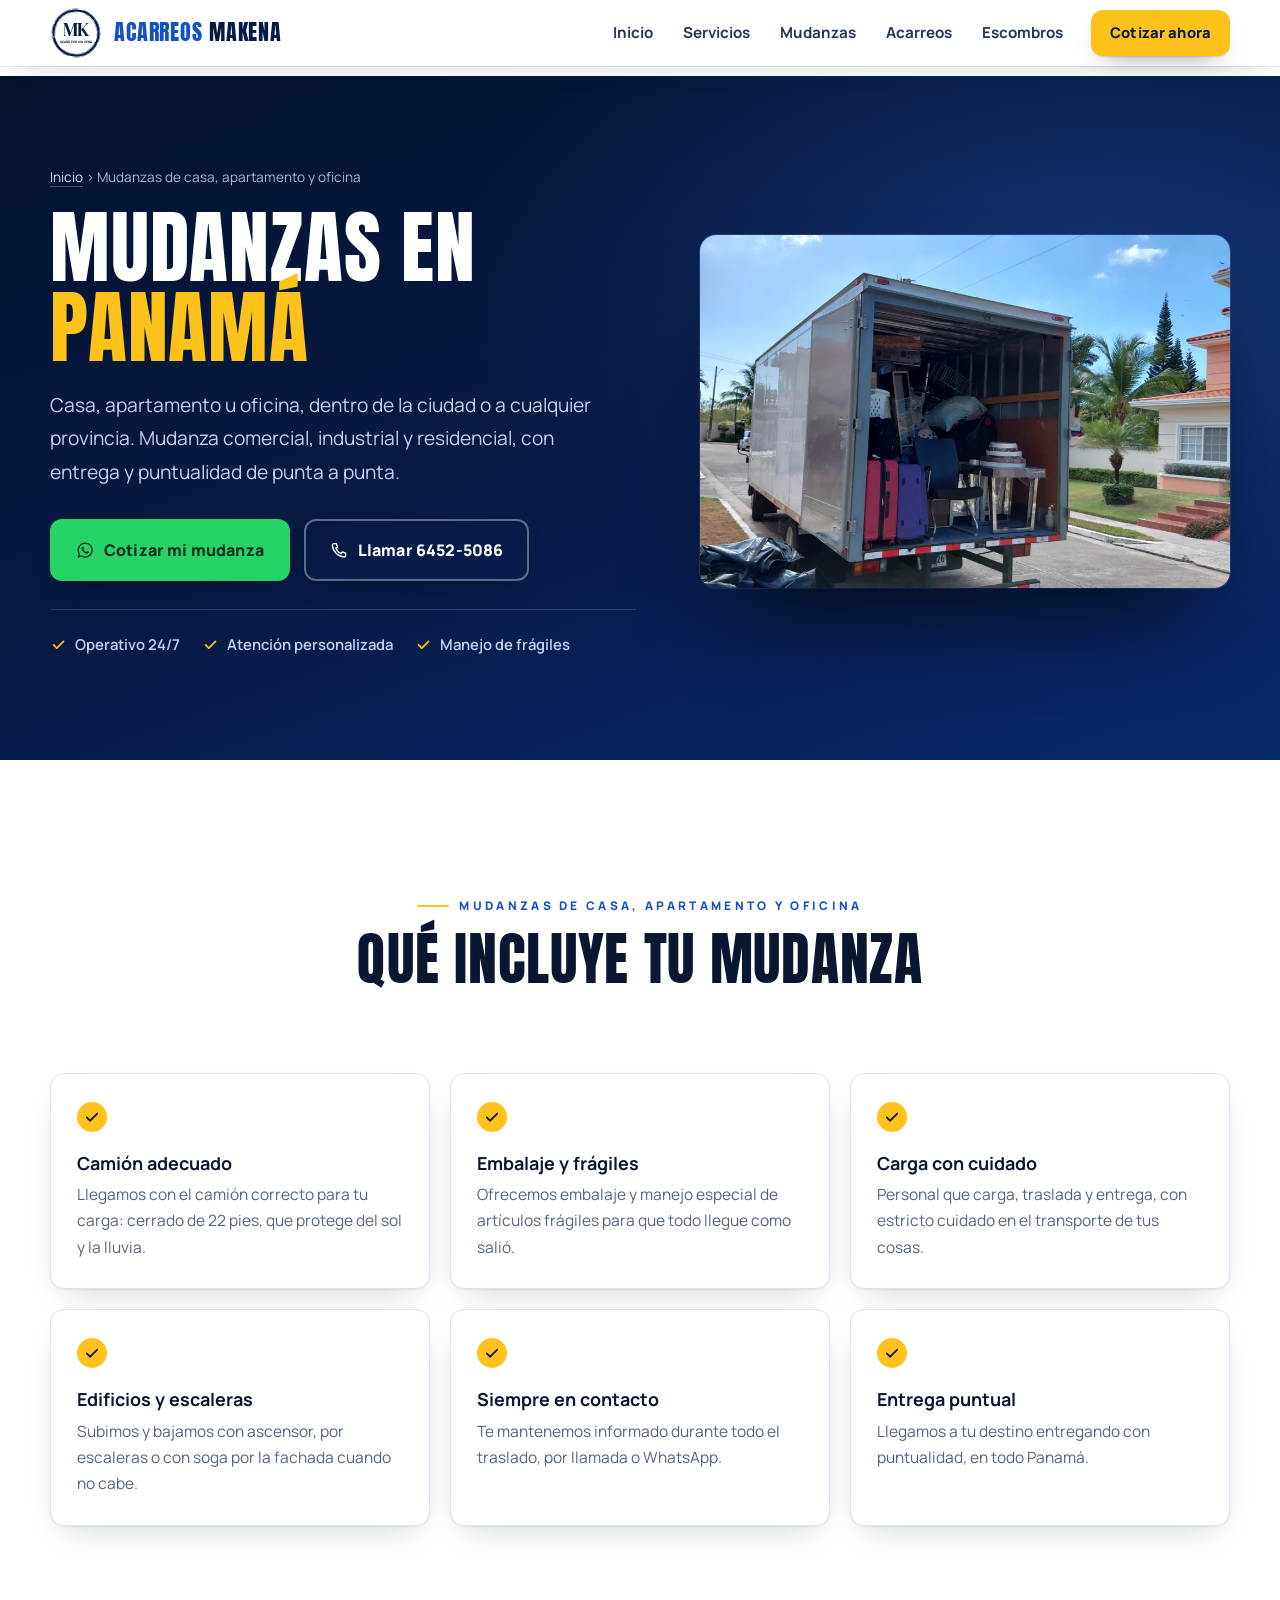
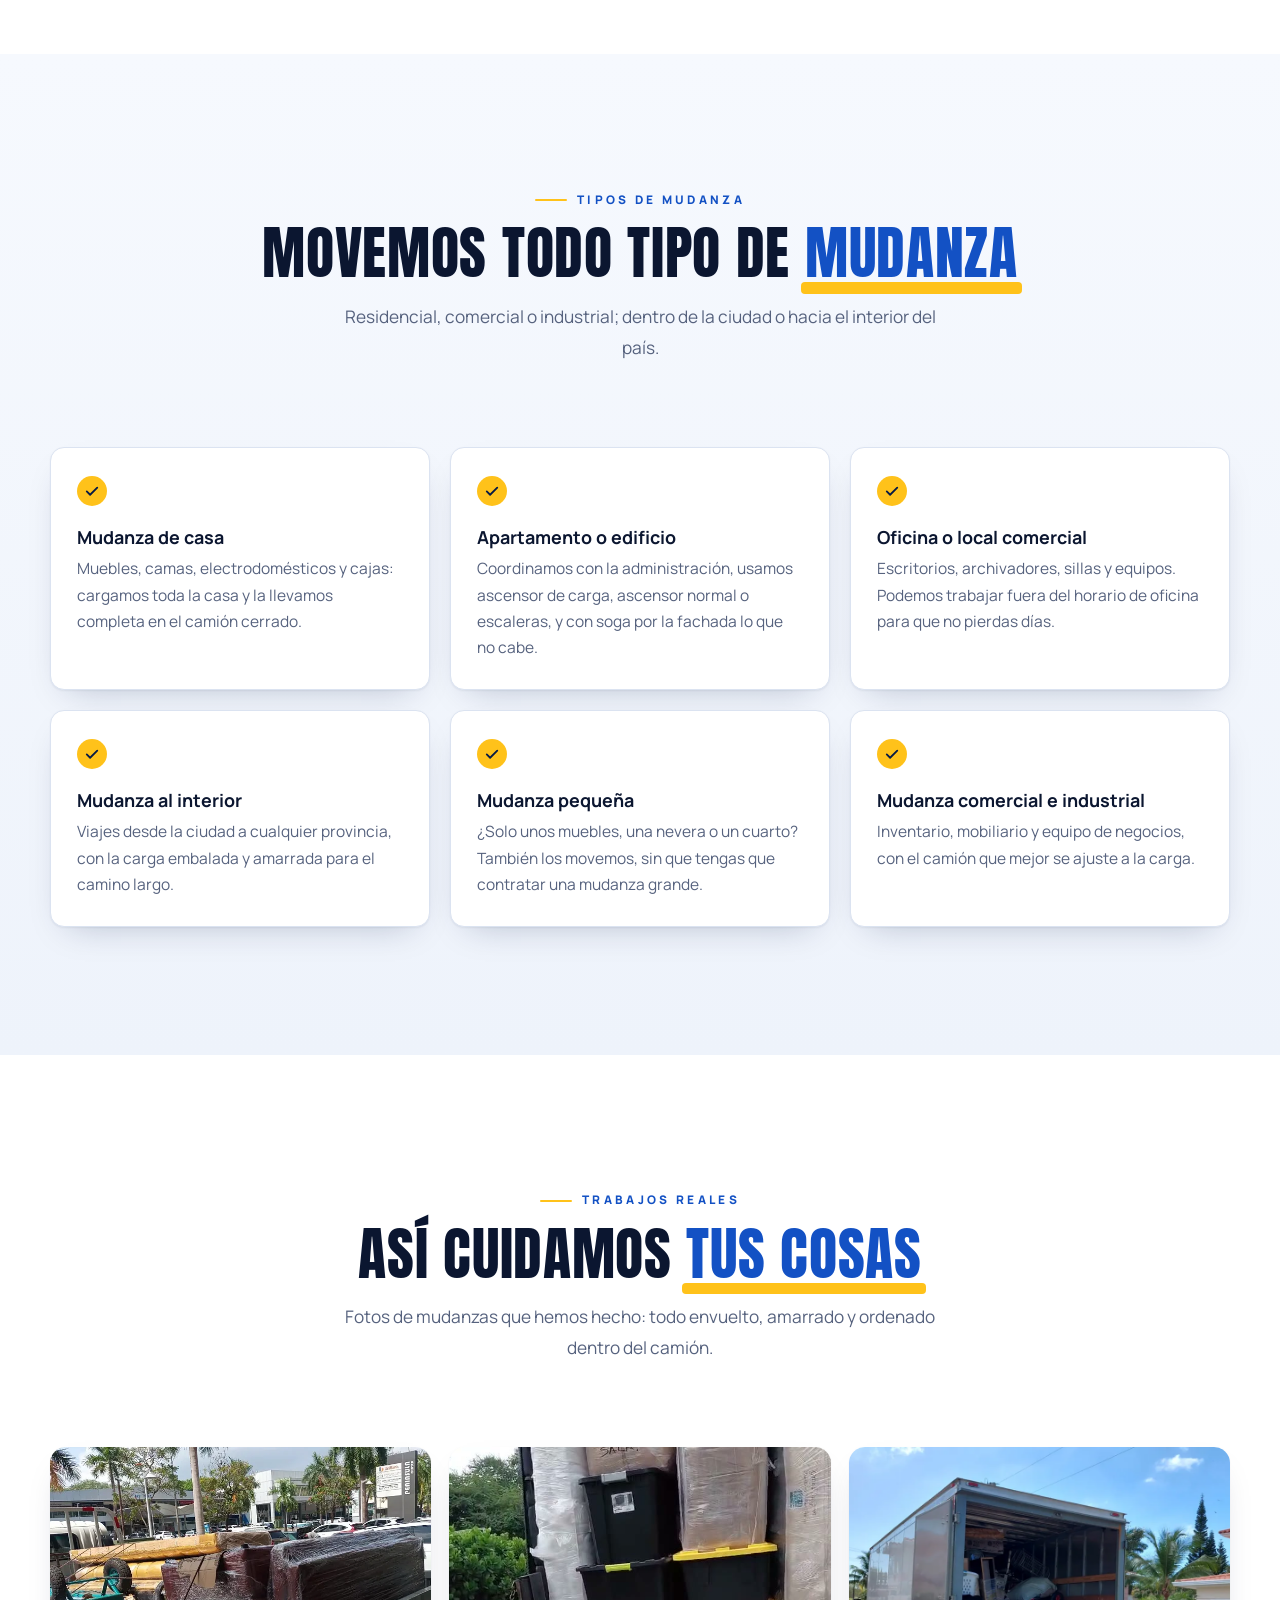
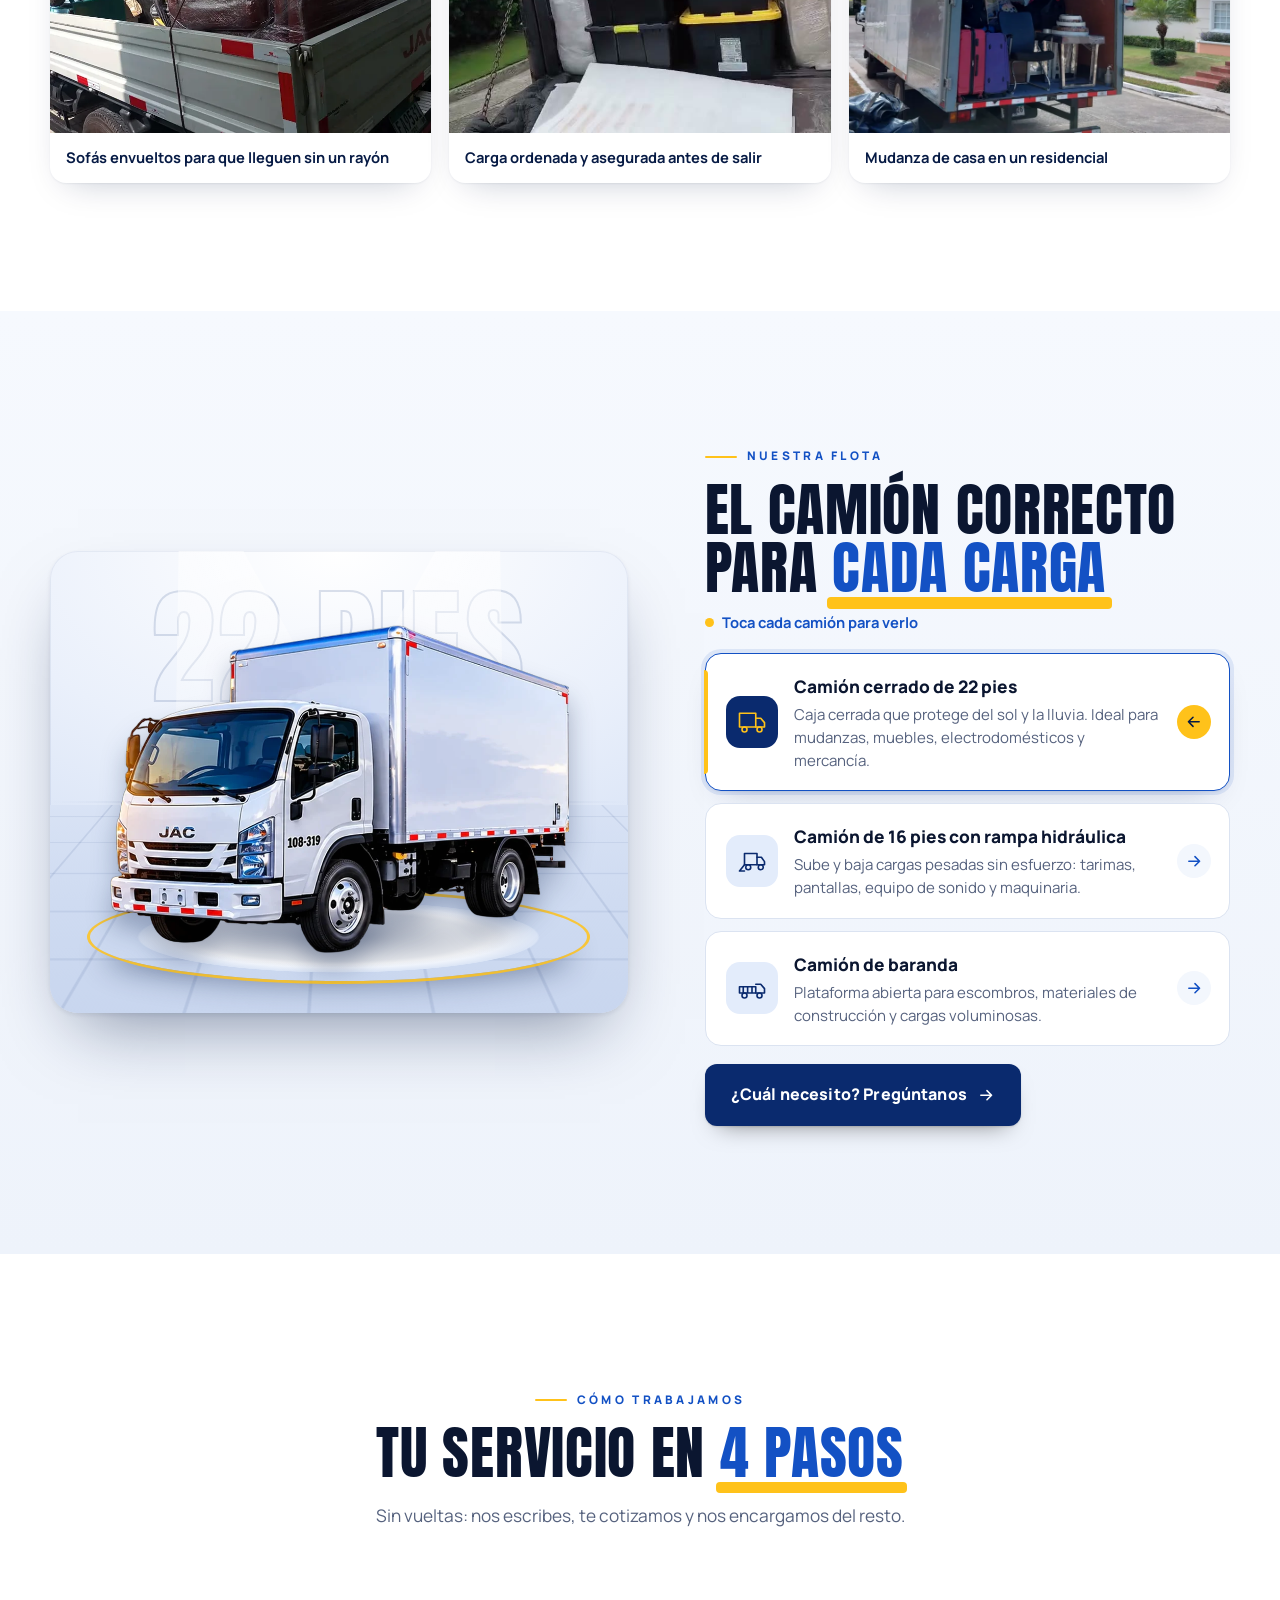
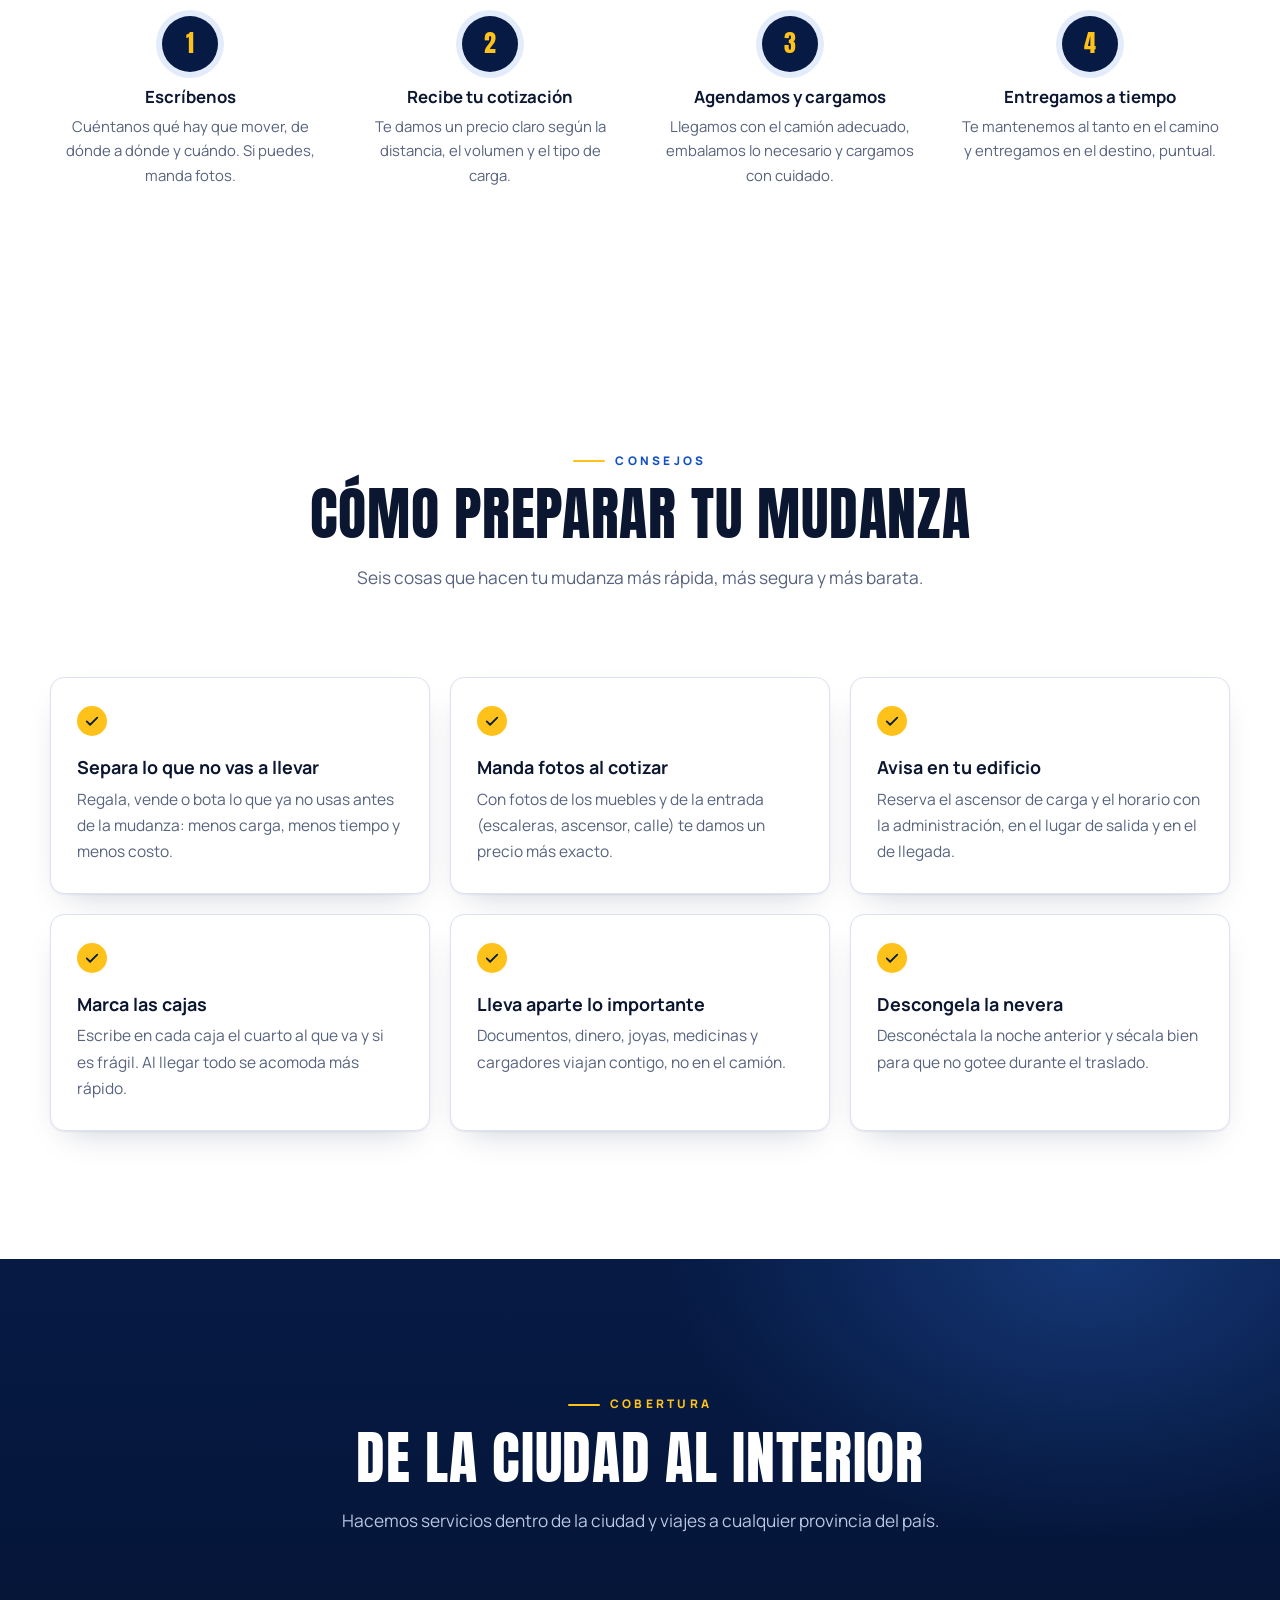
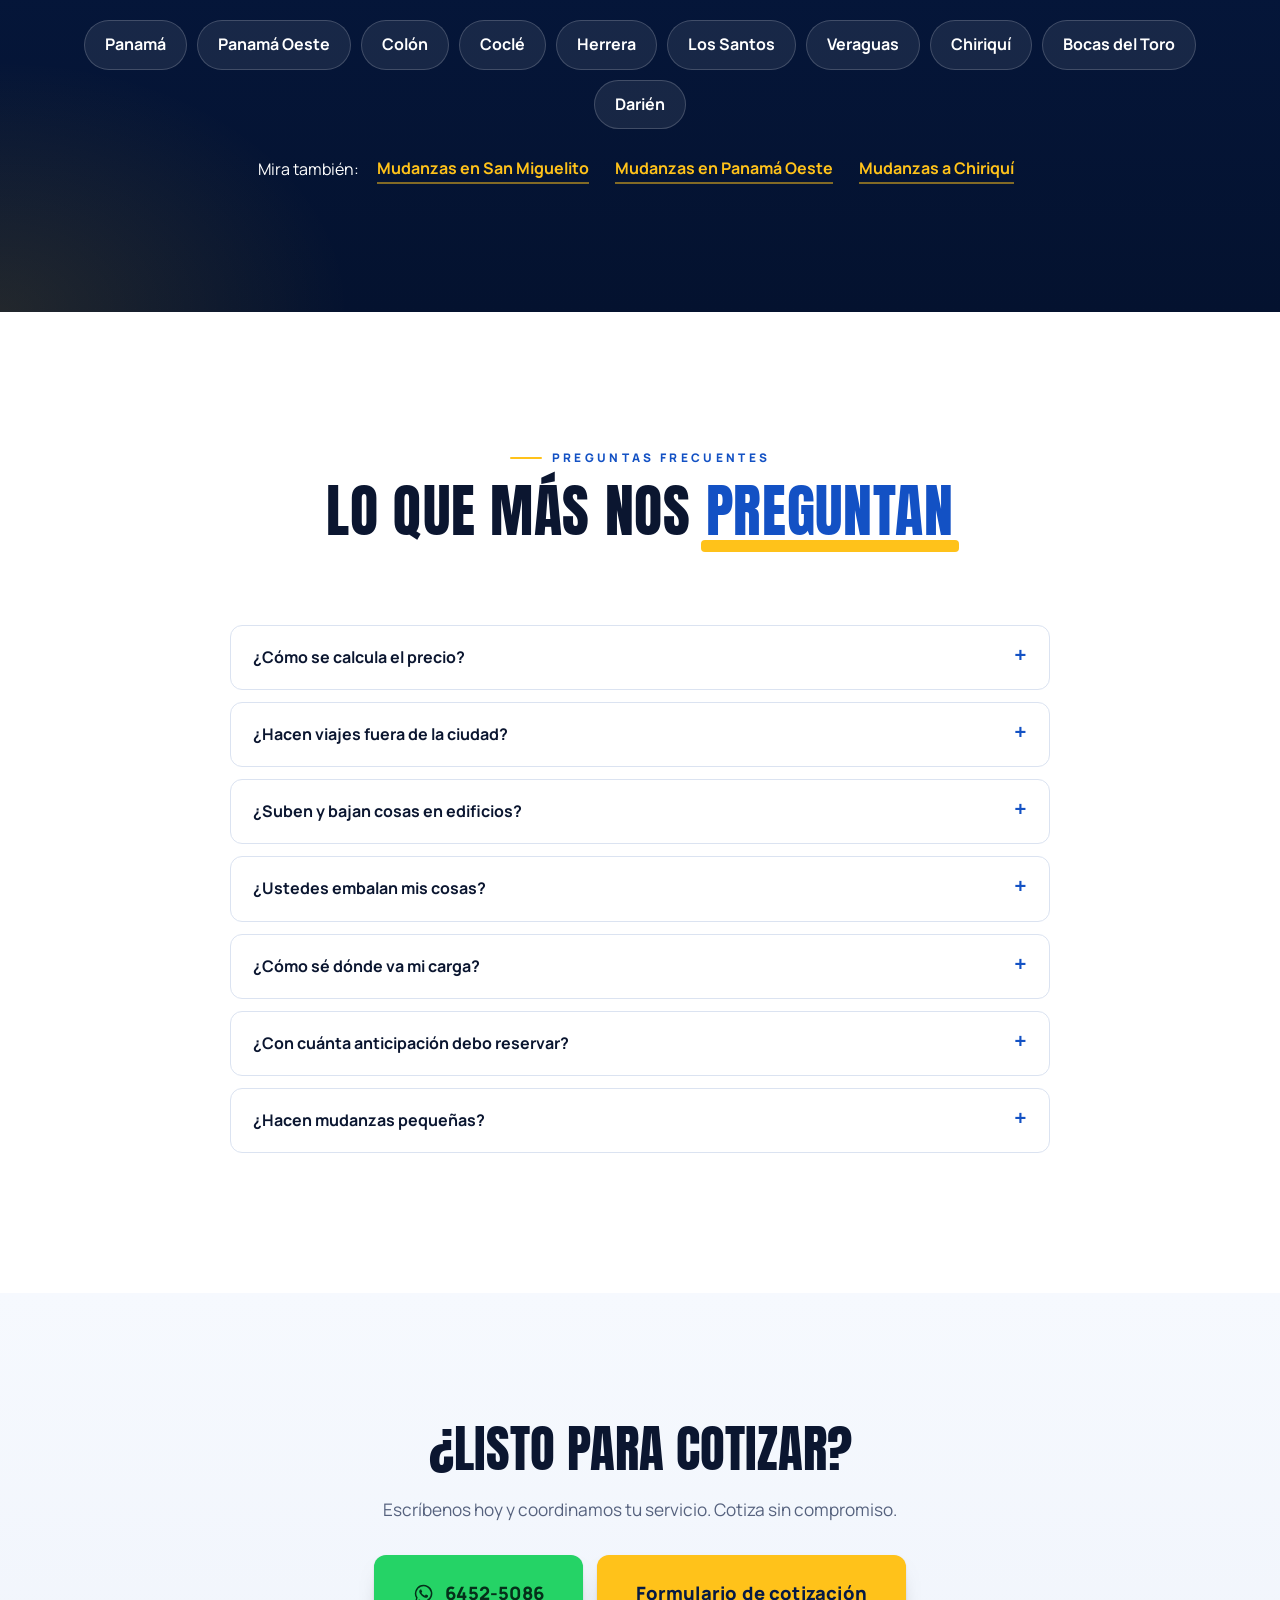
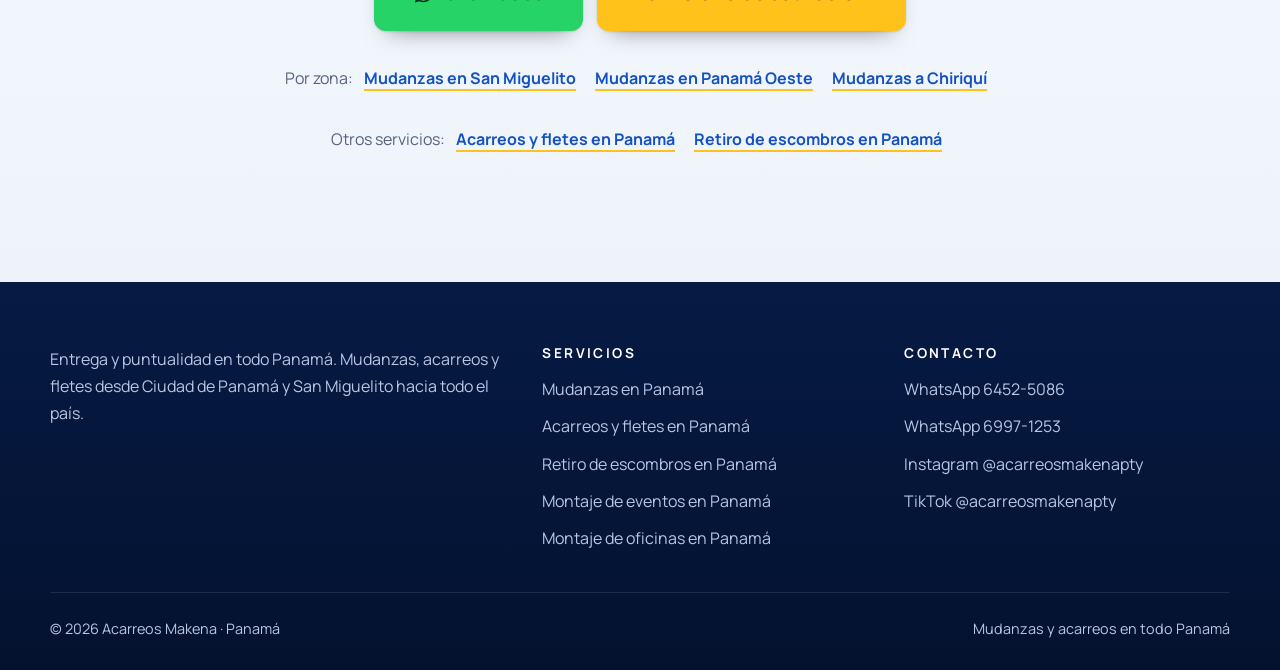
<file: mudanzas-en-panama.html>
<!doctype html>
<html lang="es-PA">
<head>
  <meta charset="utf-8">
  <meta name="viewport" content="width=device-width, initial-scale=1, viewport-fit=cover">
  <title>Mudanzas en Panamá | Acarreos Makena PTY</title>
  <meta name="description" content="Mudanzas en Panamá: casa, apartamento u oficina, dentro de la ciudad o a cualquier provincia. Embalaje, manejo de frágiles y entrega puntual. Cotiza gratis por WhatsApp.">
  <meta name="robots" content="index, follow, max-image-preview:large">
  <link rel="canonical" href="https://acarreosmakena.com/mudanzas-en-panama">
  <meta name="theme-color" content="#061a44">
  <meta property="og:type" content="website">
  <meta property="og:locale" content="es_PA">
  <meta property="og:site_name" content="Acarreos Makena PTY">
  <meta property="og:url" content="https://acarreosmakena.com/mudanzas-en-panama">
  <meta property="og:title" content="Mudanzas en Panamá | Acarreos Makena PTY">
  <meta property="og:description" content="Mudanzas en Panamá: casa, apartamento u oficina, dentro de la ciudad o a cualquier provincia. Embalaje, manejo de frágiles y entrega puntual. Cotiza gratis por WhatsApp.">
  <meta property="og:image" content="https://acarreosmakena.com/img/compartir-makena.jpg">
  <meta name="twitter:card" content="summary_large_image">
  <link rel="icon" href="img/favicon.svg" type="image/svg+xml">
  <link rel="icon" href="img/favicon-48.png" sizes="48x48" type="image/png">
  <link rel="apple-touch-icon" href="img/apple-touch-icon.png">
  <script type="application/ld+json">{"@context": "https://schema.org", "@graph": [{"@type": "Service", "name": "Mudanzas en Panamá", "serviceType": "Mudanzas de casa, apartamento y oficina", "description": "Mudanzas en Panamá: casa, apartamento u oficina, dentro de la ciudad o a cualquier provincia. Embalaje, manejo de frágiles y entrega puntual. Cotiza gratis por WhatsApp.", "provider": {"@id": "https://acarreosmakena.com/#empresa"}, "areaServed": {"@type": "Country", "name": "Panamá"}, "url": "https://acarreosmakena.com/mudanzas-en-panama"}, {"@type": "BreadcrumbList", "itemListElement": [{"@type": "ListItem", "position": 1, "name": "Inicio", "item": "https://acarreosmakena.com/"}, {"@type": "ListItem", "position": 2, "name": "Mudanzas en Panamá", "item": "https://acarreosmakena.com/mudanzas-en-panama"}]}, {"@type": "FAQPage", "mainEntity": [{"@type": "Question", "name": "¿Cómo se calcula el precio?", "acceptedAnswer": {"@type": "Answer", "text": "Depende de la distancia, el volumen de la carga, el tipo de artículos y si hace falta embalaje. Escríbenos con fotos y te damos un precio claro antes de empezar."}}, {"@type": "Question", "name": "¿Hacen viajes fuera de la ciudad?", "acceptedAnswer": {"@type": "Answer", "text": "Sí. Trabajamos en todo Panamá: dentro de la ciudad y hacia cualquier provincia del interior."}}, {"@type": "Question", "name": "¿Suben y bajan cosas en edificios?", "acceptedAnswer": {"@type": "Answer", "text": "Sí, con ascensor de carga, ascensor normal o por escaleras, y lo que no cabe en el ascensor lo subimos o bajamos con soga por la fachada. Al cotizar dinos el piso y cómo es el acceso para llevar el personal necesario."}}, {"@type": "Question", "name": "¿Ustedes embalan mis cosas?", "acceptedAnswer": {"@type": "Answer", "text": "Sí, ofrecemos embalaje y manejo especial de artículos frágiles para que todo llegue en el mismo estado en que salió."}}, {"@type": "Question", "name": "¿Cómo sé dónde va mi carga?", "acceptedAnswer": {"@type": "Answer", "text": "Nos mantenemos en contacto contigo durante todo el traslado por llamada o WhatsApp, hasta que la carga se entrega."}}, {"@type": "Question", "name": "¿Con cuánta anticipación debo reservar?", "acceptedAnswer": {"@type": "Answer", "text": "Mientras antes nos escribas, más fácil es conseguir el día y la hora que quieres, sobre todo a fin de mes. Somos operativos 24/7, así que también atendemos mudanzas con poco tiempo según disponibilidad."}}, {"@type": "Question", "name": "¿Hacen mudanzas pequeñas?", "acceptedAnswer": {"@type": "Answer", "text": "Sí. Movemos desde un solo mueble o una nevera hasta una casa completa."}}]}]}</script>
  <link rel="preconnect" href="https://fonts.googleapis.com">
  <link rel="preconnect" href="https://fonts.gstatic.com" crossorigin>
  <link href="https://fonts.googleapis.com/css2?family=Anton&family=DM+Serif+Display&family=Manrope:wght@400;500;600;700;800&display=swap" rel="stylesheet">
  <link rel="stylesheet" href="css/estilos.css?v=2026-11-13i">
  <link rel="stylesheet" href="css/premium.css?v=10">
</head>
<body class="pagina-servicio">
  <svg width="0" height="0" style="position:absolute" aria-hidden="true">
    <defs>
      <symbol id="logo" viewBox="0 0 120 120">
        <g fill="none" stroke="currentColor" stroke-linecap="round">
          <circle cx="60" cy="60" r="52" stroke-width="5" stroke-dasharray="150 6 40 4 90 5 30 3"/>
          <circle cx="60" cy="60" r="55.5" stroke-width="1.6" stroke-dasharray="20 9 44 6 12 14 60 8" opacity=".8"/>
          <circle cx="60" cy="60" r="48.5" stroke-width="1.2" stroke-dasharray="8 12 30 6 50 18" opacity=".6"/>
        </g>
        <text x="60" y="68" text-anchor="middle" font-family="'DM Serif Display', Georgia, serif" font-size="44" fill="currentColor" letter-spacing="-2">MK</text>
        <text x="60" y="82" text-anchor="middle" font-family="Manrope, Arial, sans-serif" font-weight="800" font-size="7.4" fill="currentColor" letter-spacing=".4">ACARREOS MAKENA</text>
      </symbol>
      <symbol id="i-wa" viewBox="0 0 24 24"><path fill="currentColor" d="M12.04 2a9.9 9.9 0 0 0-8.5 15l-1.4 5 5.2-1.4A9.9 9.9 0 1 0 12.04 2Zm0 18.1a8.2 8.2 0 0 1-4.2-1.15l-.3-.18-3.1.82.83-3-.2-.31a8.2 8.2 0 1 1 6.97 3.82Zm4.5-6.14c-.25-.12-1.46-.72-1.69-.8-.23-.08-.39-.12-.55.12-.17.25-.64.8-.78.97-.14.16-.29.18-.53.06a6.7 6.7 0 0 1-3.34-2.92c-.25-.43.25-.4.72-1.33.08-.16.04-.3-.02-.43-.06-.12-.55-1.33-.76-1.82-.2-.48-.4-.41-.55-.42h-.47a.9.9 0 0 0-.66.31 2.77 2.77 0 0 0-.86 2.06 4.8 4.8 0 0 0 1 2.56 11 11 0 0 0 4.22 3.73c1.57.68 2.19.74 2.98.62.48-.07 1.46-.6 1.67-1.18.2-.58.2-1.08.14-1.18-.06-.1-.22-.17-.47-.29Z"/></symbol>
      <symbol id="i-ig" viewBox="0 0 24 24"><path fill="none" stroke="currentColor" stroke-width="1.8" d="M7 2.9h10A4.1 4.1 0 0 1 21.1 7v10a4.1 4.1 0 0 1-4.1 4.1H7A4.1 4.1 0 0 1 2.9 17V7A4.1 4.1 0 0 1 7 2.9Z"/><circle cx="12" cy="12" r="4.2" fill="none" stroke="currentColor" stroke-width="1.8"/><circle cx="17.4" cy="6.6" r="1.2" fill="currentColor"/></symbol>
      <symbol id="i-tiktok" viewBox="0 0 24 24"><path fill="currentColor" d="M16.6 3c.3 2.2 1.6 3.6 3.9 3.8v2.6c-1.4.1-2.6-.3-3.9-1.1v5.6c0 6.6-7.2 8.7-10.1 4-1.9-3-.7-8.3 5.3-8.5v2.8c-.5.1-1 .2-1.4.3-1.4.5-2.1 1.3-1.9 2.8.4 2.9 5.8 3.8 5.3-1.9V3Z"/></symbol>
      <symbol id="i-tel" viewBox="0 0 24 24"><path fill="none" stroke="currentColor" stroke-width="1.8" stroke-linejoin="round" d="M5 3.5h3.2l1.6 4.4-2.2 1.4a11.5 11.5 0 0 0 7.1 7.1l1.4-2.2 4.4 1.6V19a1.9 1.9 0 0 1-2 1.9A16.6 16.6 0 0 1 3.1 5.5 1.9 1.9 0 0 1 5 3.5Z"/></symbol>
      <symbol id="i-flecha" viewBox="0 0 24 24"><path fill="none" stroke="currentColor" stroke-width="2" stroke-linecap="round" stroke-linejoin="round" d="M5 12h14m-6-6 6 6-6 6"/></symbol>
      <!-- piezas de los camiones ilustrados -->
      <linearGradient id="g-cabina" x1="0" y1="0" x2="0" y2="1"><stop offset="0" stop-color="#ffffff"/><stop offset=".55" stop-color="#f1f4fa"/><stop offset="1" stop-color="#cbd6e8"/></linearGradient>
      <linearGradient id="g-vidrio" x1="0" y1="0" x2="1" y2="1"><stop offset="0" stop-color="#8dbcf4"/><stop offset=".4" stop-color="#3866b2"/><stop offset="1" stop-color="#132c63"/></linearGradient>
      <linearGradient id="g-caja" x1="0" y1="0" x2="0" y2="1"><stop offset="0" stop-color="#ffffff"/><stop offset=".55" stop-color="#f2f5fa"/><stop offset="1" stop-color="#d4dcea"/></linearGradient>
      <linearGradient id="g-poste" x1="0" y1="0" x2="1" y2="0"><stop offset="0" stop-color="#aeb9cc"/><stop offset=".45" stop-color="#f5f7fb"/><stop offset="1" stop-color="#9eaac0"/></linearGradient>
      <linearGradient id="g-riel" x1="0" y1="0" x2="0" y2="1"><stop offset="0" stop-color="#f7f9fc"/><stop offset=".5" stop-color="#c3cddd"/><stop offset="1" stop-color="#8e9ab0"/></linearGradient>
      <linearGradient id="g-lona" x1="0" y1="0" x2="0" y2="1"><stop offset="0" stop-color="#3f5a8e"/><stop offset=".22" stop-color="#2b4473"/><stop offset="1" stop-color="#18284a"/></linearGradient>
      <linearGradient id="g-franja" x1="0" y1="0" x2="1" y2="0"><stop offset="0" stop-color="#0a2a6e"/><stop offset="1" stop-color="#1f63d6"/></linearGradient>
      <linearGradient id="g-tanque" x1="0" y1="0" x2="0" y2="1"><stop offset="0" stop-color="#f4f7fb"/><stop offset=".45" stop-color="#bcc7d8"/><stop offset="1" stop-color="#76839c"/></linearGradient>
      <linearGradient id="g-sombra-abajo" x1="0" y1="0" x2="0" y2="1"><stop offset="0" stop-color="#0a1630" stop-opacity="0"/><stop offset="1" stop-color="#0a1630" stop-opacity=".22"/></linearGradient>
      <linearGradient id="g-reflejo" x1="0" y1="0" x2="1" y2="0"><stop offset="0" stop-color="#fff" stop-opacity="0"/><stop offset=".5" stop-color="#fff" stop-opacity=".55"/><stop offset="1" stop-color="#fff" stop-opacity="0"/></linearGradient>
      <radialGradient id="g-llanta"><stop offset=".55" stop-color="#2a303d"/><stop offset=".85" stop-color="#151a24"/><stop offset="1" stop-color="#0b0e14"/></radialGradient>
      <radialGradient id="g-rin" cx=".38" cy=".32"><stop offset="0" stop-color="#ffffff"/><stop offset=".5" stop-color="#c5cfde"/><stop offset="1" stop-color="#7b879c"/></radialGradient>
      <linearGradient id="g-haz" x1="0" y1="0" x2="1" y2="0"><stop offset="0" stop-color="#fff3b0" stop-opacity=".55"/><stop offset="1" stop-color="#fff3b0" stop-opacity="0"/></linearGradient>
      <pattern id="p-cinta" width="16" height="6" patternUnits="userSpaceOnUse"><rect width="8" height="6" fill="#e11d2e"/><rect x="8" width="8" height="6" fill="#ffffff"/></pattern>
      <pattern id="p-remaches" width="9" height="4" patternUnits="userSpaceOnUse"><circle cx="4.5" cy="2" r=".9" fill="#7d899f"/><circle cx="4.2" cy="1.7" r=".35" fill="#fff"/></pattern>
      <pattern id="p-diamante" width="6" height="6" patternUnits="userSpaceOnUse"><rect width="6" height="6" fill="#4c5669"/><path d="M1 4l2-2M3.5 5.5l2-2" stroke="#7a859a" stroke-width="1" stroke-linecap="round"/></pattern>
      <!-- llanta con banda, rin con perforaciones y tuercas -->
      <symbol id="s-rueda" viewBox="-24 -24 48 48">
        <circle r="23" fill="url(#g-llanta)"/>
        <circle r="21.2" fill="none" stroke="#06080c" stroke-width="2.6" stroke-dasharray="2.6 1.9"/>
        <circle r="17.4" fill="none" stroke="#3a4253" stroke-width=".8"/>
        <circle r="15" fill="#2c3341"/>
        <circle r="13.6" fill="url(#g-rin)" stroke="#5b667c" stroke-width=".8"/>
        <circle r="11.2" fill="none" stroke="#97a3b8" stroke-width="1.1"/>
        <g fill="#3a4357"><ellipse cx="0" cy="-8.6" rx="2" ry="2.6"/><ellipse cx="0" cy="8.6" rx="2" ry="2.6"/><ellipse cx="-8.6" cy="0" rx="2.6" ry="2"/><ellipse cx="8.6" cy="0" rx="2.6" ry="2"/><ellipse cx="6.1" cy="-6.1" rx="2" ry="2.4" transform="rotate(45 6.1 -6.1)"/><ellipse cx="-6.1" cy="6.1" rx="2" ry="2.4" transform="rotate(45 -6.1 6.1)"/><ellipse cx="-6.1" cy="-6.1" rx="2" ry="2.4" transform="rotate(-45 -6.1 -6.1)"/><ellipse cx="6.1" cy="6.1" rx="2" ry="2.4" transform="rotate(-45 6.1 6.1)"/></g>
        <circle r="5.6" fill="#d9e0ea" stroke="#6d7990" stroke-width=".8"/>
        <g fill="#5b667c"><circle cx="0" cy="-3.6" r="1"/><circle cx="3.1" cy="-1.8" r="1"/><circle cx="3.1" cy="1.8" r="1"/><circle cx="0" cy="3.6" r="1"/><circle cx="-3.1" cy="1.8" r="1"/><circle cx="-3.1" cy="-1.8" r="1"/></g>
        <circle r="1.6" fill="#3c4558"/>
        <path d="M-9 -9.5a13 13 0 0 1 7-3" stroke="#fff" stroke-width="1.4" stroke-linecap="round" fill="none" opacity=".75"/>
      </symbol>
      <!-- cabina JAC vista de lado, mirando a la derecha (la base del chasis en y=100) -->
      <symbol id="s-cabina" viewBox="0 0 124 112" overflow="visible">
        <!-- luces de gálibo del techo -->
        <g fill="#ffb020"><rect x="58" y="-1" width="6" height="3" rx="1"/><rect x="68" y="-1" width="6" height="3" rx="1"/><rect x="78" y="0" width="6" height="3" rx="1"/></g>
        <!-- carrocería -->
        <path d="M4 8Q4 2 10 2H74Q86 2 93 10L111 41Q117 51 117 61V92Q117 100 109 100H4Z" fill="url(#g-cabina)" stroke="#aebbd2" stroke-width="1.2"/>
        <path d="M4 74H117V92Q117 100 109 100H4Z" fill="url(#g-sombra-abajo)"/>
        <path d="M8 4.5H73Q84 4.5 90 11" fill="none" stroke="#fff" stroke-width="1.6" stroke-linecap="round" opacity=".9"/>
        <!-- vidrio con marco, timón y asiento -->
        <path d="M12 10H72Q81 10 87 18L101 45H12Z" fill="#1a2233"/>
        <path d="M14 12H71Q79 12 85 20L98 43H14Z" fill="url(#g-vidrio)"/>
        <path d="M58 43a12 6 0 0 1 22-9" stroke="#0e1a36" stroke-width="2.4" fill="none" stroke-linecap="round"/>
        <path d="M22 43V24q0-5 5-5h6q4 0 4 5v19" fill="#0e1a36" opacity=".55"/>
        <path d="M30 13h11L27 42H17Z" fill="#fff" opacity=".24"/>
        <path d="M46 13h4L36 42h-4Z" fill="#fff" opacity=".14"/>
        <path d="M86 19l13 26" stroke="#1a2233" stroke-width="3.2" stroke-linecap="round"/>
        <!-- puerta -->
        <path d="M11 47H86V79Q86 92 74 95H11Z" fill="none" stroke="#b4c0d5" stroke-width="1.3"/>
        <rect x="63" y="54" width="15" height="5" rx="2.5" fill="#c9d2e1"/>
        <rect x="65" y="55.2" width="11" height="2.6" rx="1.3" fill="#6f7b91"/>
        <circle cx="80.5" cy="56.5" r="1.1" fill="#6f7b91"/>
        <!-- logo -->
        <circle cx="38" cy="70" r="9" fill="#fff" stroke="#0a2a6e" stroke-width="1.6"/>
        <circle cx="38" cy="70" r="7" fill="none" stroke="#0a2a6e" stroke-width=".5" stroke-dasharray="5 1.5 2 1"/>
        <text x="38" y="73.2" text-anchor="middle" font-family="'DM Serif Display', Georgia, serif" font-size="8.6" fill="#0a2a6e">MK</text>
        <!-- guardafango y arco de la rueda delantera -->
        <path d="M60 100a27 27 0 0 1 54 0Z" fill="#1a202c"/>
        <path d="M58 100a29 29 0 0 1 58 0" fill="none" stroke="#2a3140" stroke-width="4.5"/>
        <path d="M60.5 97a26.5 26.5 0 0 1 9-17" fill="none" stroke="#4a5469" stroke-width="1.2"/>
        <!-- frente: faro, direccional, defensa y neblinero -->
        <path d="M108 61h6.5q3 0 3 3v12q0 3-3 3H108Z" fill="#dfe6f0" stroke="#aebbd2" stroke-width="1"/>
        <path d="M109.5 63h5q1.6 0 1.6 1.6v6.4h-6.6Z" fill="#fff8d6"/>
        <rect x="109.5" y="72" width="6.6" height="4.5" rx="1" fill="#ffb020"/>
        <rect x="100" y="84" width="20" height="16" rx="3.5" fill="#e3e9f2" stroke="#aebbd2" stroke-width="1"/>
        <rect x="102" y="86.5" width="16" height="4" rx="1.5" fill="#3a4357"/>
        <circle cx="114.5" cy="88.5" r="1.4" fill="#fff4c2"/>
        <rect x="102" y="94.5" width="16" height="3" fill="url(#p-cinta)"/>
        <rect x="88" y="80" width="5" height="2.6" rx="1" fill="#ffb020"/>
        <!-- espejos -->
        <path d="M95 30l11-9" stroke="#1c2333" stroke-width="2.4" stroke-linecap="round"/>
        <path d="M96 38l9-5" stroke="#1c2333" stroke-width="1.8" stroke-linecap="round"/>
        <rect x="104" y="7" width="8" height="22" rx="2.5" fill="#1c2333"/>
        <rect x="105.3" y="9" width="2" height="17" rx="1" fill="#6b84b5" opacity=".7"/>
        <rect x="103.5" y="30" width="6" height="7" rx="2" fill="#1c2333"/>
        <!-- escalón -->
        <rect x="24" y="100" width="34" height="6" rx="1.5" fill="#3a4357"/>
        <path d="M27 102.5h28M27 104.5h28" stroke="#5c667c" stroke-width=".8"/>
      </symbol>
      <!-- chasis común: travesaños, tanque con correas, batería, defensa lateral -->
      <symbol id="s-chasis" viewBox="0 0 220 30" overflow="visible">
        <rect x="0" y="0" width="220" height="8" fill="#1d2330"/>
        <g fill="#2c3445"><rect x="10" y="0" width="4" height="10"/><rect x="60" y="0" width="4" height="10"/><rect x="110" y="0" width="4" height="10"/><rect x="160" y="0" width="4" height="10"/></g>
        <rect x="140" y="5" width="46" height="15" rx="7.5" fill="url(#g-tanque)"/>
        <rect x="150" y="4" width="3.5" height="17" rx="1" fill="#3a4357"/><rect x="172" y="4" width="3.5" height="17" rx="1" fill="#3a4357"/>
        <circle cx="182" cy="9" r="2.4" fill="#5b667c"/>
        <rect x="118" y="6" width="18" height="13" rx="2" fill="#2a3140"/><rect x="120" y="8" width="14" height="2" fill="#4a5469"/>
        <g fill="#c9d2e1"><rect x="40" y="13" width="96" height="3" rx="1.5"/><rect x="40" y="19" width="96" height="3" rx="1.5"/></g>
        <g fill="#8e9ab0"><rect x="44" y="12" width="3" height="11"/><rect x="88" y="12" width="3" height="11"/><rect x="130" y="12" width="3" height="11"/></g>
      </symbol>
      <symbol id="i-check" viewBox="0 0 24 24"><path fill="none" stroke="currentColor" stroke-width="2.4" stroke-linecap="round" stroke-linejoin="round" d="m5 12.5 4.5 4.5L19 7.5"/></symbol>
    </defs>
  </svg>

  <header class="cabecera con-fondo" id="cabecera">
    <div class="contenedor cabecera__fila">
      <a href="./" class="marca" aria-label="Acarreos Makena, inicio">
        <svg class="marca__logo"><use href="#logo"/></svg>
        <span class="marca__texto"><b>Acarreos</b> Makena</span>
      </a>
      <nav class="menu" id="menu" aria-label="Principal">
        <a href="./">Inicio</a>
        <a href="servicios">Servicios</a>
        <a href="mudanzas-en-panama">Mudanzas</a>
        <a href="acarreos-en-panama">Acarreos</a>
        <a href="retiro-de-escombros-panama">Escombros</a>
        <a href="https://wa.me/50764525086?text=Hola%20Acarreos%20Makena%2C%20quiero%20cotizar%20una%20mudanza." target="_blank" rel="noopener" class="boton boton--amarillo boton--chico menu__cta">Cotizar ahora</a>
      </nav>
      <button class="hamburguesa" id="hamburguesa" aria-label="Abrir menú" aria-expanded="false" aria-controls="menu"><span></span><span></span><span></span></button>
    </div>
  </header>

  <main>
    <section class="sv-hero">
      <div class="contenedor sv-hero__grid">
        <div>
          <nav class="sv-migas" aria-label="Ruta"><a href="./">Inicio</a> <span>›</span> Mudanzas de casa, apartamento y oficina</nav>
          <h1>Mudanzas en <span>Panamá</span></h1>
          <p class="sv-lead">Casa, apartamento u oficina, dentro de la ciudad o a cualquier provincia. Mudanza comercial, industrial y residencial, con entrega y puntualidad de punta a punta.</p>
          <div class="sv-botones">
            <a class="boton boton--whatsapp boton--brillo" href="https://wa.me/50764525086?text=Hola%20Acarreos%20Makena%2C%20quiero%20cotizar%20una%20mudanza." target="_blank" rel="noopener"><svg class="ico"><use href="#i-wa"/></svg> Cotizar mi mudanza</a>
            <a class="boton boton--contorno" href="tel:+50764525086"><svg class="ico"><use href="#i-tel"/></svg> Llamar 6452-5086</a>
          </div>
          <ul class="sv-garantias"><li><svg class="ico"><use href="#i-check"/></svg> Operativo 24/7</li><li><svg class="ico"><use href="#i-check"/></svg> Atención personalizada</li><li><svg class="ico"><use href="#i-check"/></svg> Manejo de frágiles</li></ul>
        </div>
        <div class="sv-hero__foto"><img src="media/servicio-mudanza-casa.webp" alt="Camión cerrado de Acarreos Makena lleno con una mudanza frente a una casa" width="960" height="640"></div>
      </div>
    </section>

    <section class="seccion">
      <div class="contenedor">
        <header class="seccion__cabeza" data-revelar><p class="sobretitulo">Mudanzas de casa, apartamento y oficina</p><h2>Qué incluye tu mudanza</h2></header>
        <div class="sv-items">
<article class="sv-item" data-revelar style="--d:0"><svg class="ico"><use href="#i-check"/></svg><h3>Camión adecuado</h3><p>Llegamos con el camión correcto para tu carga: cerrado de 22 pies, que protege del sol y la lluvia.</p></article>
<article class="sv-item" data-revelar style="--d:1"><svg class="ico"><use href="#i-check"/></svg><h3>Embalaje y frágiles</h3><p>Ofrecemos embalaje y manejo especial de artículos frágiles para que todo llegue como salió.</p></article>
<article class="sv-item" data-revelar style="--d:2"><svg class="ico"><use href="#i-check"/></svg><h3>Carga con cuidado</h3><p>Personal que carga, traslada y entrega, con estricto cuidado en el transporte de tus cosas.</p></article>
<article class="sv-item" data-revelar style="--d:3"><svg class="ico"><use href="#i-check"/></svg><h3>Edificios y escaleras</h3><p>Subimos y bajamos con ascensor, por escaleras o con soga por la fachada cuando no cabe.</p></article>
<article class="sv-item" data-revelar style="--d:4"><svg class="ico"><use href="#i-check"/></svg><h3>Siempre en contacto</h3><p>Te mantenemos informado durante todo el traslado, por llamada o WhatsApp.</p></article>
<article class="sv-item" data-revelar style="--d:5"><svg class="ico"><use href="#i-check"/></svg><h3>Entrega puntual</h3><p>Llegamos a tu destino entregando con puntualidad, en todo Panamá.</p></article>
        </div>
      </div>
    </section>

    <section class="seccion seccion--clara">
      <div class="contenedor">
        <header class="seccion__cabeza" data-revelar><p class="sobretitulo">Tipos de mudanza</p><h2>Movemos todo tipo de <span class="subrayado">mudanza</span></h2><p class="seccion__intro">Residencial, comercial o industrial; dentro de la ciudad o hacia el interior del país.</p></header>
        <div class="sv-items">
<article class="sv-item" data-revelar style="--d:0"><svg class="ico"><use href="#i-check"/></svg><h3>Mudanza de casa</h3><p>Muebles, camas, electrodomésticos y cajas: cargamos toda la casa y la llevamos completa en el camión cerrado.</p></article>
<article class="sv-item" data-revelar style="--d:1"><svg class="ico"><use href="#i-check"/></svg><h3>Apartamento o edificio</h3><p>Coordinamos con la administración, usamos ascensor de carga, ascensor normal o escaleras, y con soga por la fachada lo que no cabe.</p></article>
<article class="sv-item" data-revelar style="--d:2"><svg class="ico"><use href="#i-check"/></svg><h3>Oficina o local comercial</h3><p>Escritorios, archivadores, sillas y equipos. Podemos trabajar fuera del horario de oficina para que no pierdas días.</p></article>
<article class="sv-item" data-revelar style="--d:3"><svg class="ico"><use href="#i-check"/></svg><h3>Mudanza al interior</h3><p>Viajes desde la ciudad a cualquier provincia, con la carga embalada y amarrada para el camino largo.</p></article>
<article class="sv-item" data-revelar style="--d:4"><svg class="ico"><use href="#i-check"/></svg><h3>Mudanza pequeña</h3><p>¿Solo unos muebles, una nevera o un cuarto? También los movemos, sin que tengas que contratar una mudanza grande.</p></article>
<article class="sv-item" data-revelar style="--d:5"><svg class="ico"><use href="#i-check"/></svg><h3>Mudanza comercial e industrial</h3><p>Inventario, mobiliario y equipo de negocios, con el camión que mejor se ajuste a la carga.</p></article>
        </div>
      </div>
    </section>

    <section class="seccion">
      <div class="contenedor">
        <header class="seccion__cabeza" data-revelar><p class="sobretitulo">Trabajos reales</p><h2>Así cuidamos <span class="subrayado">tus cosas</span></h2><p class="seccion__intro">Fotos de mudanzas que hemos hecho: todo envuelto, amarrado y ordenado dentro del camión.</p></header>
        <div class="sv-galeria">
          <figure data-revelar style="--d:0"><img src="media/ig-sofas-embalados.webp" alt="Sofás envueltos en plástico dentro del camión de Acarreos Makena" width="1000" height="563" loading="lazy"><figcaption>Sofás envueltos para que lleguen sin un rayón</figcaption></figure>
          <figure data-revelar style="--d:1"><img src="media/galeria-mudanza-ordenada.jpg" alt="Mudanza embalada y ordenada dentro del camión cerrado" width="848" height="474" loading="lazy"><figcaption>Carga ordenada y asegurada antes de salir</figcaption></figure>
          <figure data-revelar style="--d:2"><img src="media/servicio-mudanza-casa.webp" alt="Camión cerrado de Acarreos Makena cargado con una mudanza frente a una casa" width="960" height="640" loading="lazy"><figcaption>Mudanza de casa en un residencial</figcaption></figure>
        </div>
      </div>
    </section>

    <section class="seccion seccion--clara" id="flota">
      <div class="contenedor flota">
        <!-- showroom: muestra el camión de la tarjeta elegida -->
        <div class="garaje" id="garaje" data-revelar data-activo="cerrado">
          <span class="garaje__medida" id="garaje-medida" aria-hidden="true">22 pies</span>
          <span class="garaje__luz garaje__luz--1" aria-hidden="true"></span>
          <span class="garaje__luz garaje__luz--2" aria-hidden="true"></span>
          <span class="garaje__piso" aria-hidden="true"></span>
          <figure class="garaje__vehiculo activo" data-vehiculo="cerrado">
            <img src="img/flota-cerrado.webp" alt="Camión cerrado de 22 pies de Acarreos Makena" width="900" height="644" loading="lazy">
          </figure>
          <figure class="garaje__vehiculo" data-vehiculo="rampa">
            <img src="img/flota-rampa.webp" alt="Camión de 16 pies con carpa y rampa hidráulica de Acarreos Makena" width="900" height="599" loading="lazy">
          </figure>
          <figure class="garaje__vehiculo" data-vehiculo="baranda">
            <img src="img/flota-baranda.webp" alt="Camión de baranda de Acarreos Makena" width="900" height="534" loading="lazy">
          </figure>
        </div>
        <div class="flota__texto">
          <p class="sobretitulo" data-revelar>Nuestra flota</p>
          <h2 data-revelar style="--d:1">El camión correcto para <span class="subrayado">cada carga</span></h2>
          <p class="flota__pista" data-revelar style="--d:1">Toca cada camión para verlo</p>
          <div class="vehiculos" role="group" aria-label="Elige un camión">
          <button type="button" class="vehiculo activo" data-vehiculo="cerrado" data-medida="22 pies" aria-pressed="true" data-revelar style="--d:2">
            <span class="vehiculo__ico"><svg viewBox="0 0 48 48"><path d="M4 32h26V10H4Z"/><path d="M30 18h8l6 7v7H30"/><circle cx="12" cy="36" r="4"/><circle cx="36" cy="36" r="4"/></svg></span>
            <span class="vehiculo__txt">
              <b>Camión cerrado de 22 pies</b>
              <span>Caja cerrada que protege del sol y la lluvia. Ideal para mudanzas, muebles, electrodomésticos y mercancía.</span>
            </span>
            <span class="vehiculo__ojo" aria-hidden="true"><svg class="ico"><use href="#i-flecha"/></svg></span>
          </button>
          <button type="button" class="vehiculo" data-vehiculo="rampa" data-medida="16 pies" aria-pressed="false" data-revelar style="--d:3">
            <span class="vehiculo__ico"><svg viewBox="0 0 48 48"><path d="M12 30h20V12H12Z"/><path d="M32 18h7l5 7v5H32"/><circle cx="18" cy="34" r="4"/><circle cx="38" cy="34" r="4"/><path d="M12 30 4 40h8"/></svg></span>
            <span class="vehiculo__txt">
              <b>Camión de 16 pies con rampa hidráulica</b>
              <span>Sube y baja cargas pesadas sin esfuerzo: tarimas, pantallas, equipo de sonido y maquinaria.</span>
            </span>
            <span class="vehiculo__ojo" aria-hidden="true"><svg class="ico"><use href="#i-flecha"/></svg></span>
          </button>
          <button type="button" class="vehiculo" data-vehiculo="baranda" data-medida="Baranda" aria-pressed="false" data-revelar style="--d:4">
            <span class="vehiculo__ico"><svg viewBox="0 0 48 48"><path d="M4 32h26M4 32V22M30 32V22M4 22h26M10 22v10M17 22v10M24 22v10"/><path d="M30 18h8l6 7v7H30"/><circle cx="12" cy="36" r="4"/><circle cx="36" cy="36" r="4"/></svg></span>
            <span class="vehiculo__txt">
              <b>Camión de baranda</b>
              <span>Plataforma abierta para escombros, materiales de construcción y cargas voluminosas.</span>
            </span>
            <span class="vehiculo__ojo" aria-hidden="true"><svg class="ico"><use href="#i-flecha"/></svg></span>
          </button>
          </div>
          <a class="boton boton--azul" href="https://wa.me/50764525086?text=Hola%20Acarreos%20Makena%2C%20quiero%20cotizar%20una%20mudanza." target="_blank" rel="noopener" data-revelar style="--d:5">¿Cuál necesito? Pregúntanos <svg class="ico"><use href="#i-flecha"/></svg></a>
        </div>
      </div>
    </section>

    <section class="seccion">
      <div class="contenedor">
        <header class="seccion__cabeza" data-revelar><p class="sobretitulo">Cómo trabajamos</p><h2>Tu servicio en <span class="subrayado">4 pasos</span></h2><p class="seccion__intro">Sin vueltas: nos escribes, te cotizamos y nos encargamos del resto.</p></header>
        <ol class="sv-pasos">
<li class="sv-paso" data-revelar style="--d:0"><b>1</b><h3>Escríbenos</h3><p>Cuéntanos qué hay que mover, de dónde a dónde y cuándo. Si puedes, manda fotos.</p></li>
<li class="sv-paso" data-revelar style="--d:1"><b>2</b><h3>Recibe tu cotización</h3><p>Te damos un precio claro según la distancia, el volumen y el tipo de carga.</p></li>
<li class="sv-paso" data-revelar style="--d:2"><b>3</b><h3>Agendamos y cargamos</h3><p>Llegamos con el camión adecuado, embalamos lo necesario y cargamos con cuidado.</p></li>
<li class="sv-paso" data-revelar style="--d:3"><b>4</b><h3>Entregamos a tiempo</h3><p>Te mantenemos al tanto en el camino y entregamos en el destino, puntual.</p></li>
        </ol>
      </div>
    </section>

    <section class="seccion">
      <div class="contenedor">
        <header class="seccion__cabeza" data-revelar><p class="sobretitulo">Consejos</p><h2>Cómo preparar tu mudanza</h2><p class="seccion__intro">Seis cosas que hacen tu mudanza más rápida, más segura y más barata.</p></header>
        <div class="sv-items">
<article class="sv-item" data-revelar style="--d:0"><svg class="ico"><use href="#i-check"/></svg><h3>Separa lo que no vas a llevar</h3><p>Regala, vende o bota lo que ya no usas antes de la mudanza: menos carga, menos tiempo y menos costo.</p></article>
<article class="sv-item" data-revelar style="--d:1"><svg class="ico"><use href="#i-check"/></svg><h3>Manda fotos al cotizar</h3><p>Con fotos de los muebles y de la entrada (escaleras, ascensor, calle) te damos un precio más exacto.</p></article>
<article class="sv-item" data-revelar style="--d:2"><svg class="ico"><use href="#i-check"/></svg><h3>Avisa en tu edificio</h3><p>Reserva el ascensor de carga y el horario con la administración, en el lugar de salida y en el de llegada.</p></article>
<article class="sv-item" data-revelar style="--d:3"><svg class="ico"><use href="#i-check"/></svg><h3>Marca las cajas</h3><p>Escribe en cada caja el cuarto al que va y si es frágil. Al llegar todo se acomoda más rápido.</p></article>
<article class="sv-item" data-revelar style="--d:4"><svg class="ico"><use href="#i-check"/></svg><h3>Lleva aparte lo importante</h3><p>Documentos, dinero, joyas, medicinas y cargadores viajan contigo, no en el camión.</p></article>
<article class="sv-item" data-revelar style="--d:5"><svg class="ico"><use href="#i-check"/></svg><h3>Descongela la nevera</h3><p>Desconéctala la noche anterior y sécala bien para que no gotee durante el traslado.</p></article>
        </div>
      </div>
    </section>

    <section class="seccion seccion--oscura">
      <div class="contenedor">
        <header class="seccion__cabeza" data-revelar><p class="sobretitulo sobretitulo--claro">Cobertura</p><h2>De la ciudad al interior</h2><p class="seccion__intro">Hacemos servicios dentro de la ciudad y viajes a cualquier provincia del país.</p></header>
        <ul class="sv-prov"><li>Panamá</li><li>Panamá Oeste</li><li>Colón</li><li>Coclé</li><li>Herrera</li><li>Los Santos</li><li>Veraguas</li><li>Chiriquí</li><li>Bocas del Toro</li><li>Darién</li></ul>
        <p class="sv-zonas">Mira también: <a class="sv-rel" href="mudanzas-san-miguelito">Mudanzas en San Miguelito</a> <a class="sv-rel" href="mudanzas-panama-oeste">Mudanzas en Panamá Oeste</a> <a class="sv-rel" href="mudanzas-a-chiriqui">Mudanzas a Chiriquí</a></p>
      </div>
    </section>

    <section class="seccion">
      <div class="contenedor contenedor--angosto">
        <header class="seccion__cabeza" data-revelar><p class="sobretitulo">Preguntas frecuentes</p><h2>Lo que más nos <span class="subrayado">preguntan</span></h2></header>
<details class="sv-faq"><summary>¿Cómo se calcula el precio?</summary><p>Depende de la distancia, el volumen de la carga, el tipo de artículos y si hace falta embalaje. Escríbenos con fotos y te damos un precio claro antes de empezar.</p></details>
<details class="sv-faq"><summary>¿Hacen viajes fuera de la ciudad?</summary><p>Sí. Trabajamos en todo Panamá: dentro de la ciudad y hacia cualquier provincia del interior.</p></details>
<details class="sv-faq"><summary>¿Suben y bajan cosas en edificios?</summary><p>Sí, con ascensor de carga, ascensor normal o por escaleras, y lo que no cabe en el ascensor lo subimos o bajamos con soga por la fachada. Al cotizar dinos el piso y cómo es el acceso para llevar el personal necesario.</p></details>
<details class="sv-faq"><summary>¿Ustedes embalan mis cosas?</summary><p>Sí, ofrecemos embalaje y manejo especial de artículos frágiles para que todo llegue en el mismo estado en que salió.</p></details>
<details class="sv-faq"><summary>¿Cómo sé dónde va mi carga?</summary><p>Nos mantenemos en contacto contigo durante todo el traslado por llamada o WhatsApp, hasta que la carga se entrega.</p></details>
<details class="sv-faq"><summary>¿Con cuánta anticipación debo reservar?</summary><p>Mientras antes nos escribas, más fácil es conseguir el día y la hora que quieres, sobre todo a fin de mes. Somos operativos 24/7, así que también atendemos mudanzas con poco tiempo según disponibilidad.</p></details>
<details class="sv-faq"><summary>¿Hacen mudanzas pequeñas?</summary><p>Sí. Movemos desde un solo mueble o una nevera hasta una casa completa.</p></details>
      </div>
    </section>

    <section class="seccion seccion--clara sv-final">
      <div class="contenedor" data-revelar>
        <h2>¿Listo para cotizar?</h2>
        <p class="seccion__intro">Escríbenos hoy y coordinamos tu servicio. Cotiza sin compromiso.</p>
        <div class="sv-botones sv-botones--centro">
          <a class="boton boton--whatsapp boton--grande boton--brillo" href="https://wa.me/50764525086?text=Hola%20Acarreos%20Makena%2C%20quiero%20cotizar%20una%20mudanza." target="_blank" rel="noopener"><svg class="ico"><use href="#i-wa"/></svg> 6452-5086</a>
          <a class="boton boton--amarillo boton--grande" href="./#cotizar">Formulario de cotización</a>
        </div>
        <p class="sv-otros">Por zona: <a class="sv-rel" href="mudanzas-san-miguelito">Mudanzas en San Miguelito</a> <a class="sv-rel" href="mudanzas-panama-oeste">Mudanzas en Panamá Oeste</a> <a class="sv-rel" href="mudanzas-a-chiriqui">Mudanzas a Chiriquí</a></p>
        <p class="sv-otros">Otros servicios: <a class="sv-rel" href="acarreos-en-panama">Acarreos y fletes en Panamá</a> <a class="sv-rel" href="retiro-de-escombros-panama">Retiro de escombros en Panamá</a></p>
      </div>
    </section>
  </main>

  <footer class="pie">
    <div class="contenedor pie__grid">
      <div><p>Entrega y puntualidad en todo Panamá. Mudanzas, acarreos y fletes desde Ciudad de Panamá y San Miguelito hacia todo el país.</p></div>
      <div><h4>Servicios</h4><ul>
        <li><a href="mudanzas-en-panama">Mudanzas en Panamá</a></li>
        <li><a href="acarreos-en-panama">Acarreos y fletes en Panamá</a></li>
        <li><a href="retiro-de-escombros-panama">Retiro de escombros en Panamá</a></li>
        <li><a href="montaje-de-eventos-panama">Montaje de eventos en Panamá</a></li>
        <li><a href="montaje-de-oficinas-panama">Montaje de oficinas en Panamá</a></li></ul></div>
      <div><h4>Contacto</h4><ul>
        <li><a href="https://wa.me/50764525086" target="_blank" rel="noopener">WhatsApp 6452-5086</a></li>
        <li><a href="https://wa.me/50769971253" target="_blank" rel="noopener">WhatsApp 6997-1253</a></li>
        <li><a href="https://www.instagram.com/acarreosmakenapty/" target="_blank" rel="noopener">Instagram @acarreosmakenapty</a></li>
        <li><a href="https://www.tiktok.com/@acarreosmakenapty" target="_blank" rel="noopener">TikTok @acarreosmakenapty</a></li></ul></div>
    </div>
    <div class="contenedor pie__base"><span>© 2026 Acarreos Makena · Panamá</span><span>Mudanzas y acarreos en todo Panamá</span></div>
  </footer>

  <a class="wa-flotante" href="https://wa.me/50764525086?text=Hola%20Acarreos%20Makena%2C%20quiero%20cotizar%20una%20mudanza." target="_blank" rel="noopener" aria-label="Escríbenos por WhatsApp"><svg class="ico"><use href="#i-wa"/></svg><span class="wa-flotante__texto">¿Cotizamos?</span></a>
  <nav class="barra-movil" aria-label="Contacto rápido">
    <a class="barra-movil__llamar" href="tel:+50764525086"><svg class="ico"><use href="#i-tel"/></svg> Llamar</a>
    <a class="barra-movil__wa" href="https://wa.me/50764525086?text=Hola%20Acarreos%20Makena%2C%20quiero%20cotizar%20una%20mudanza." target="_blank" rel="noopener"><svg class="ico"><use href="#i-wa"/></svg> Cotizar por WhatsApp</a>
  </nav>
  <script src="js/servicio.js?v=2" defer></script>
</body>
</html>
</file>
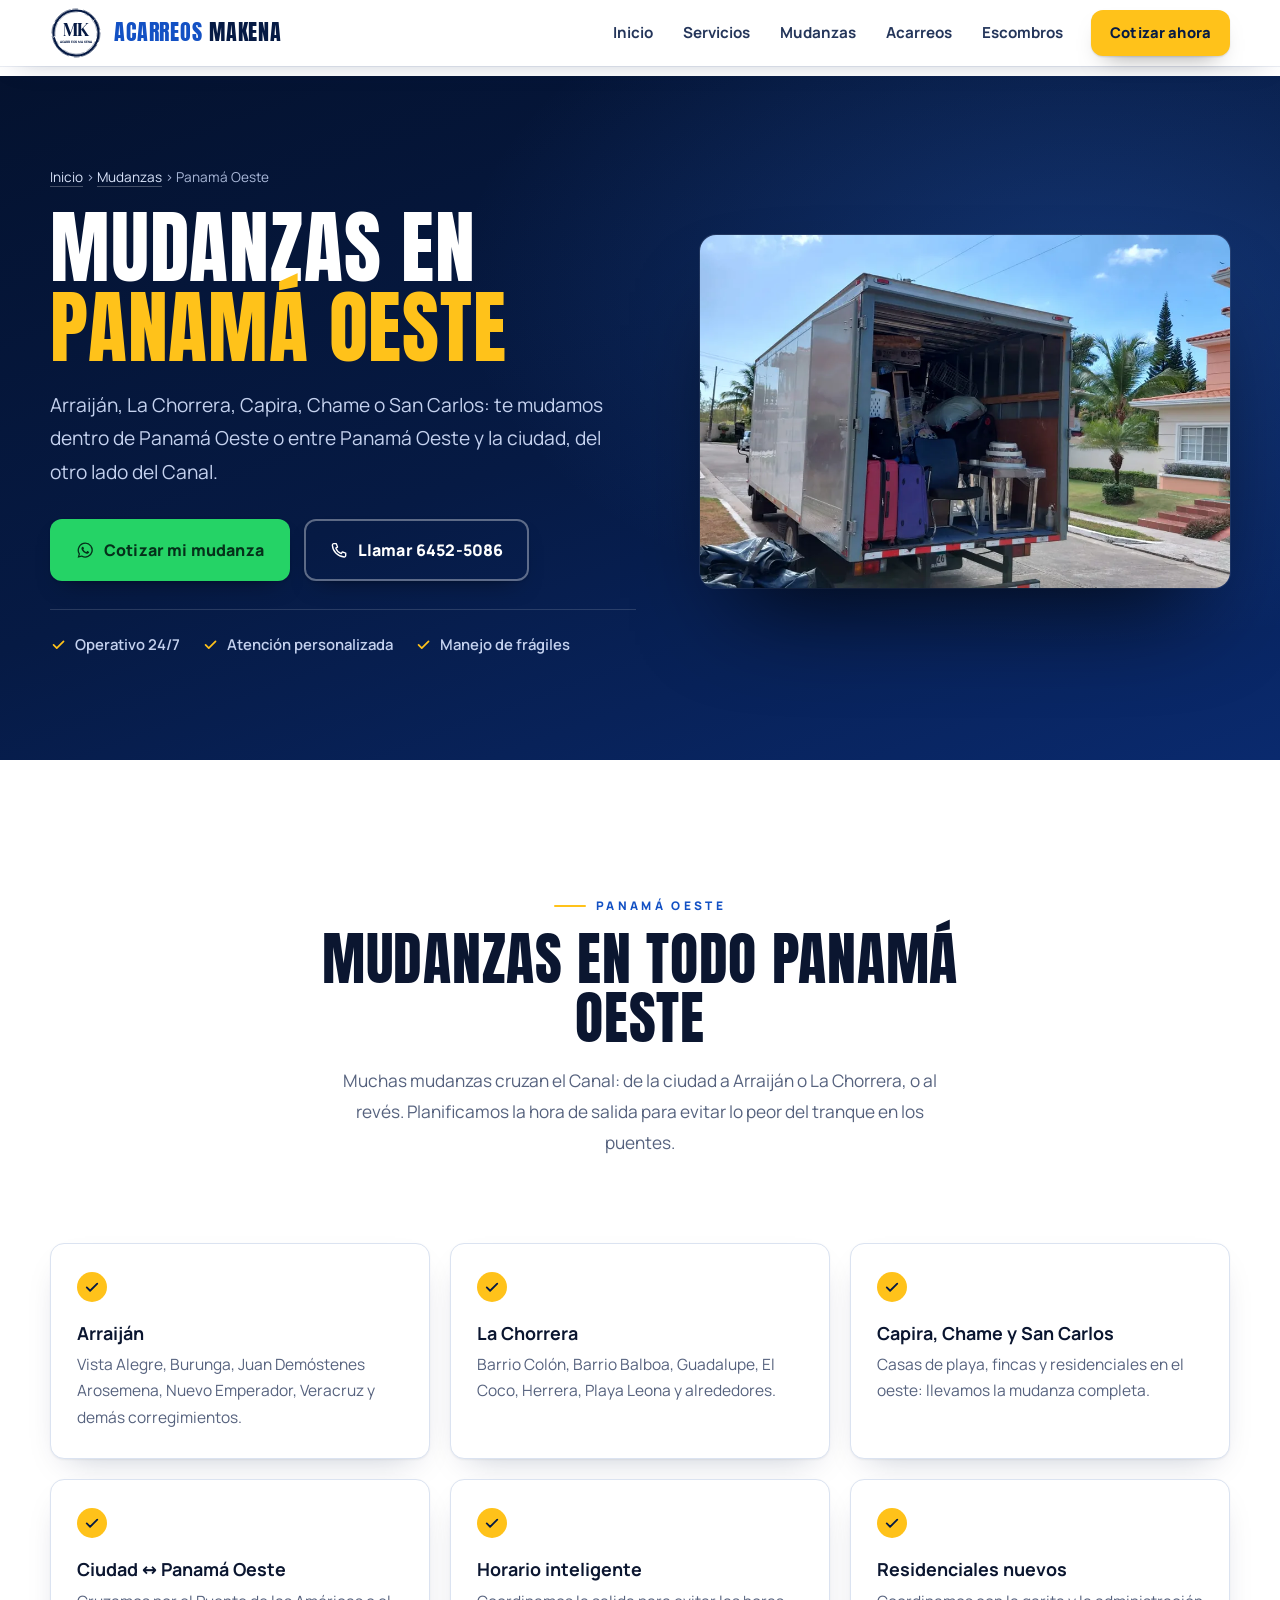
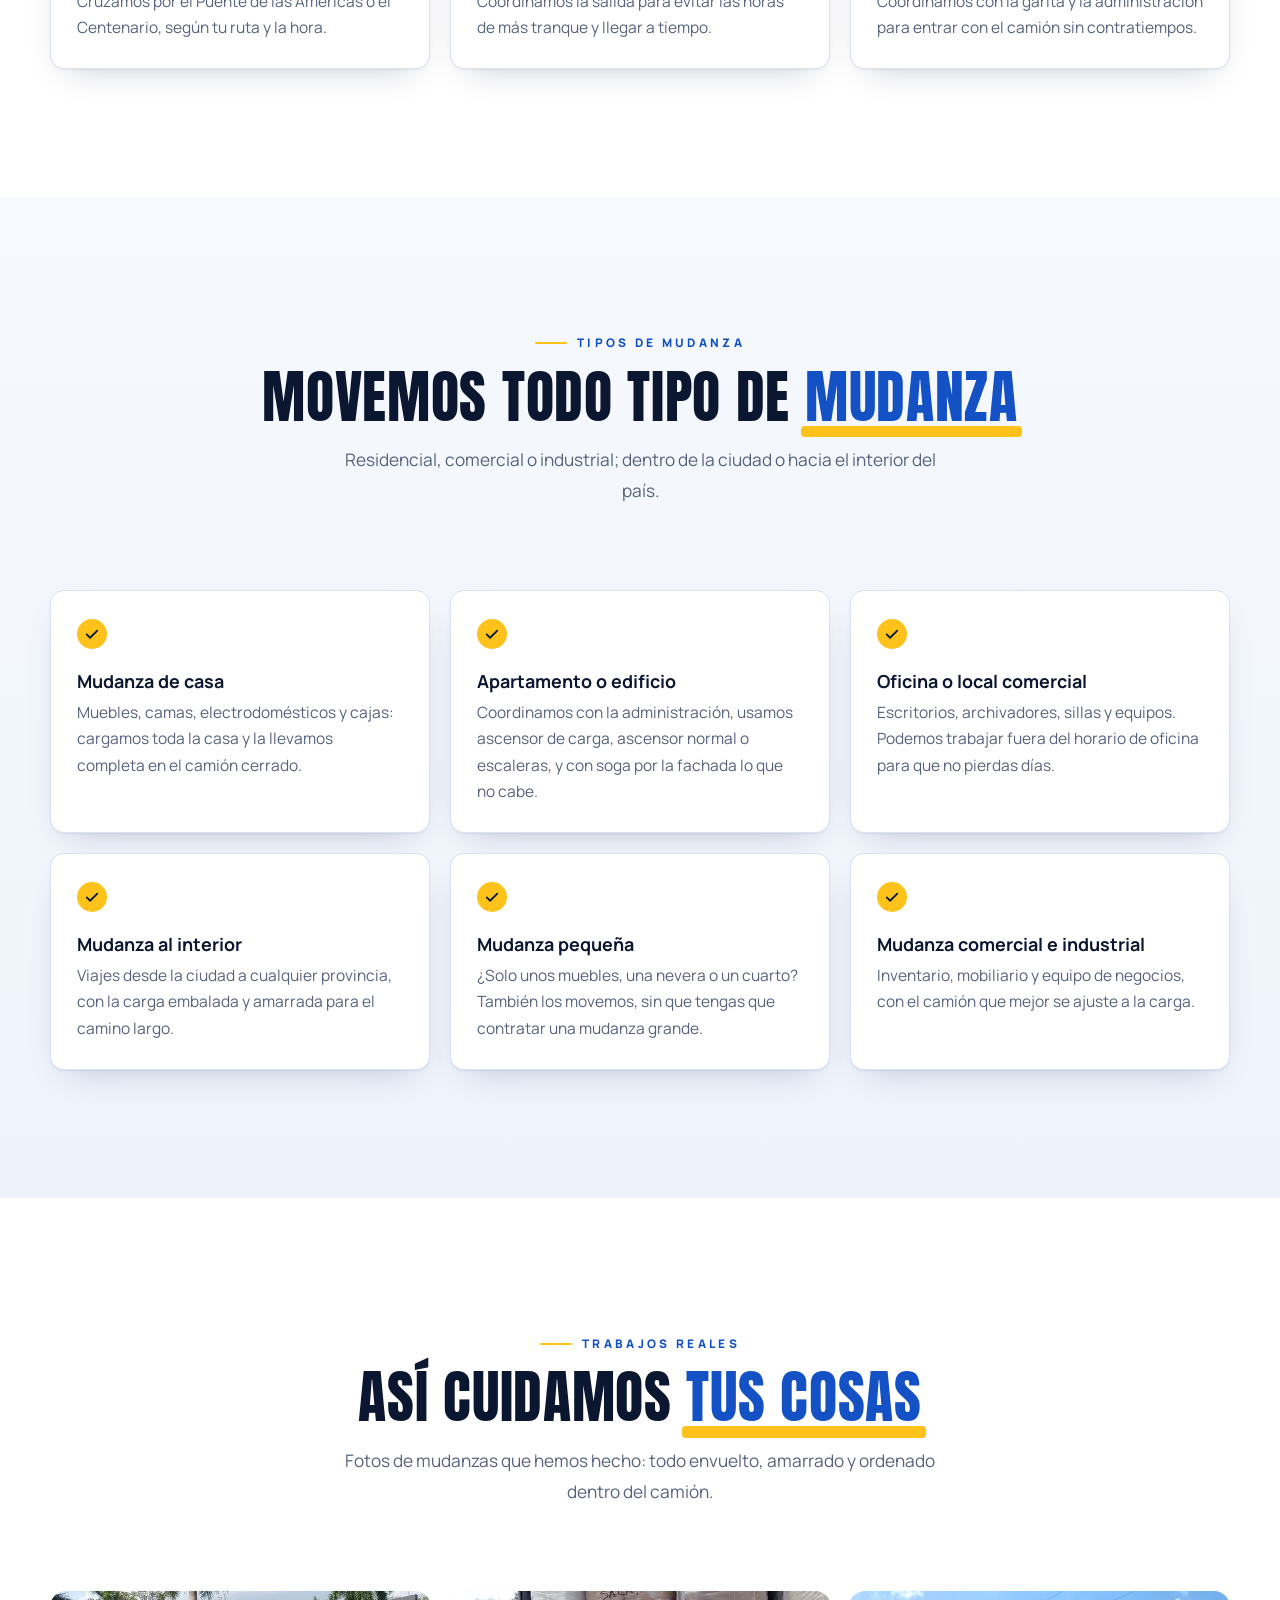
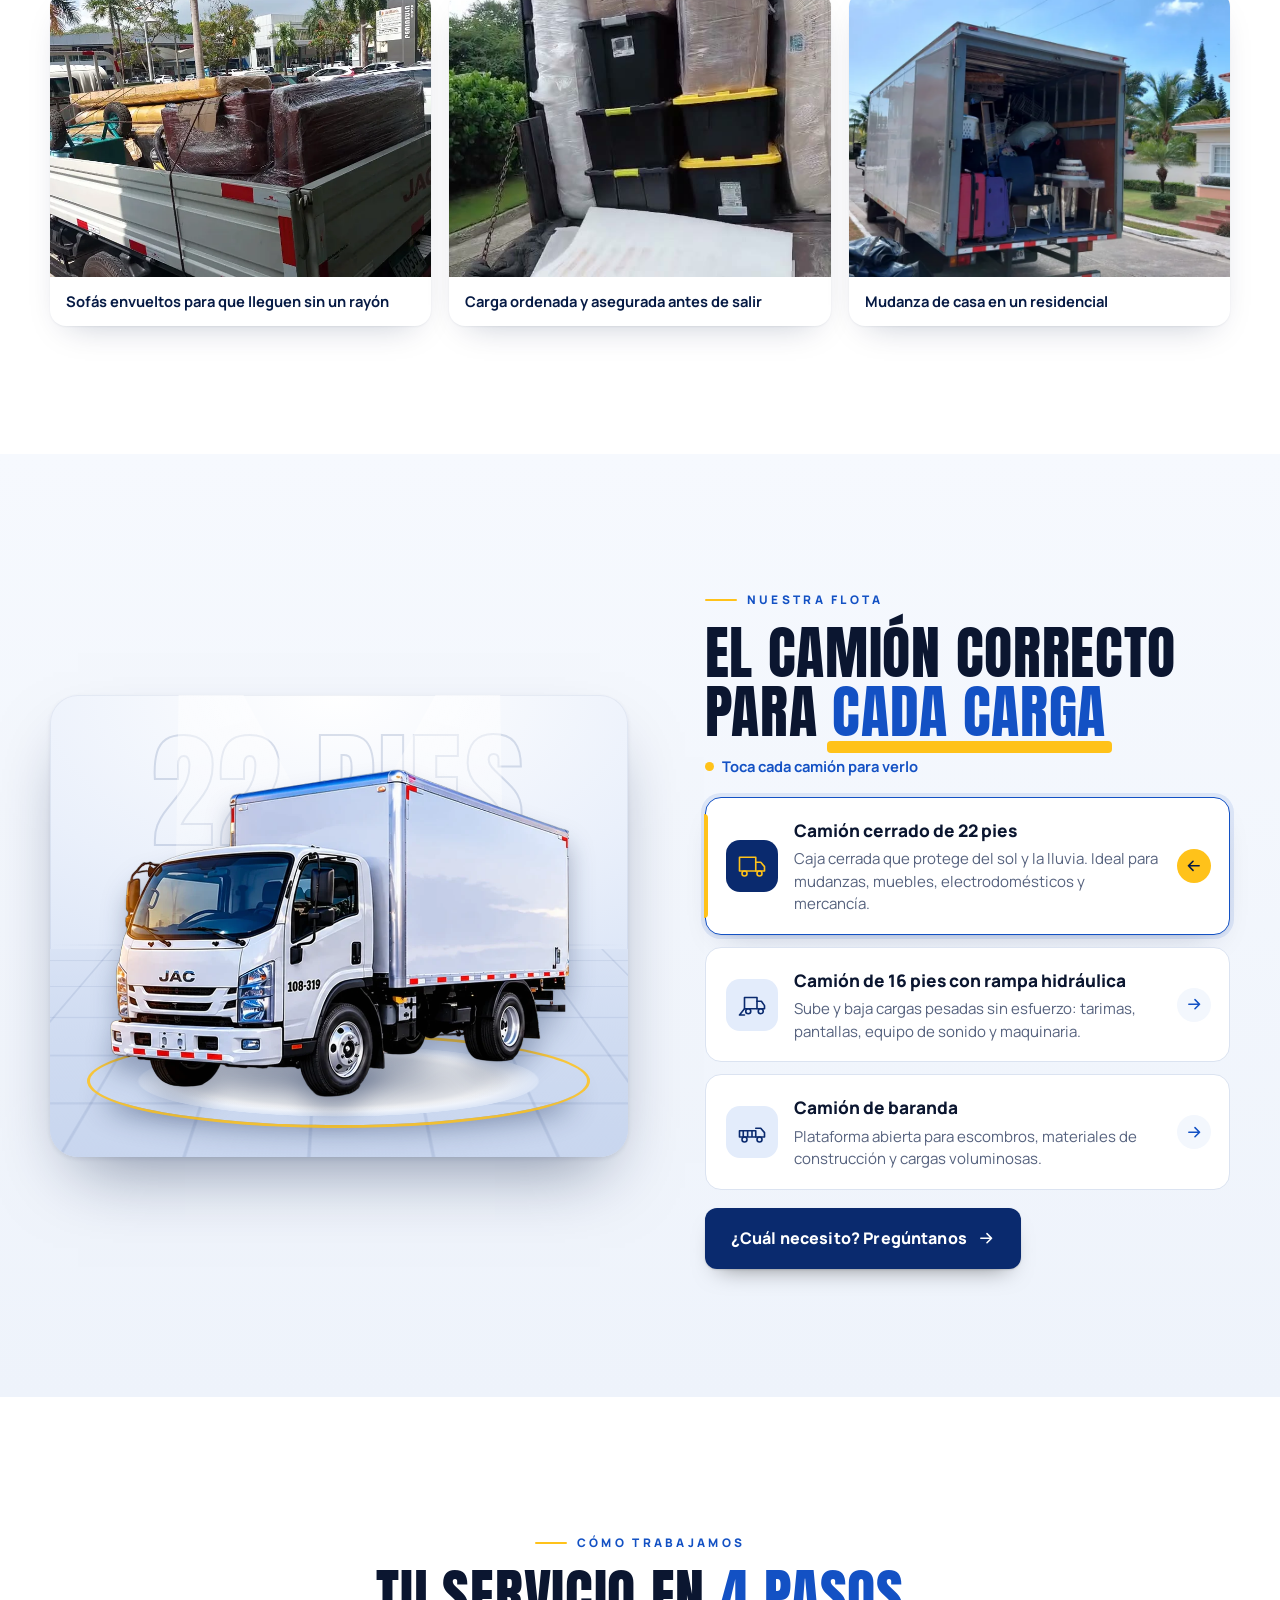
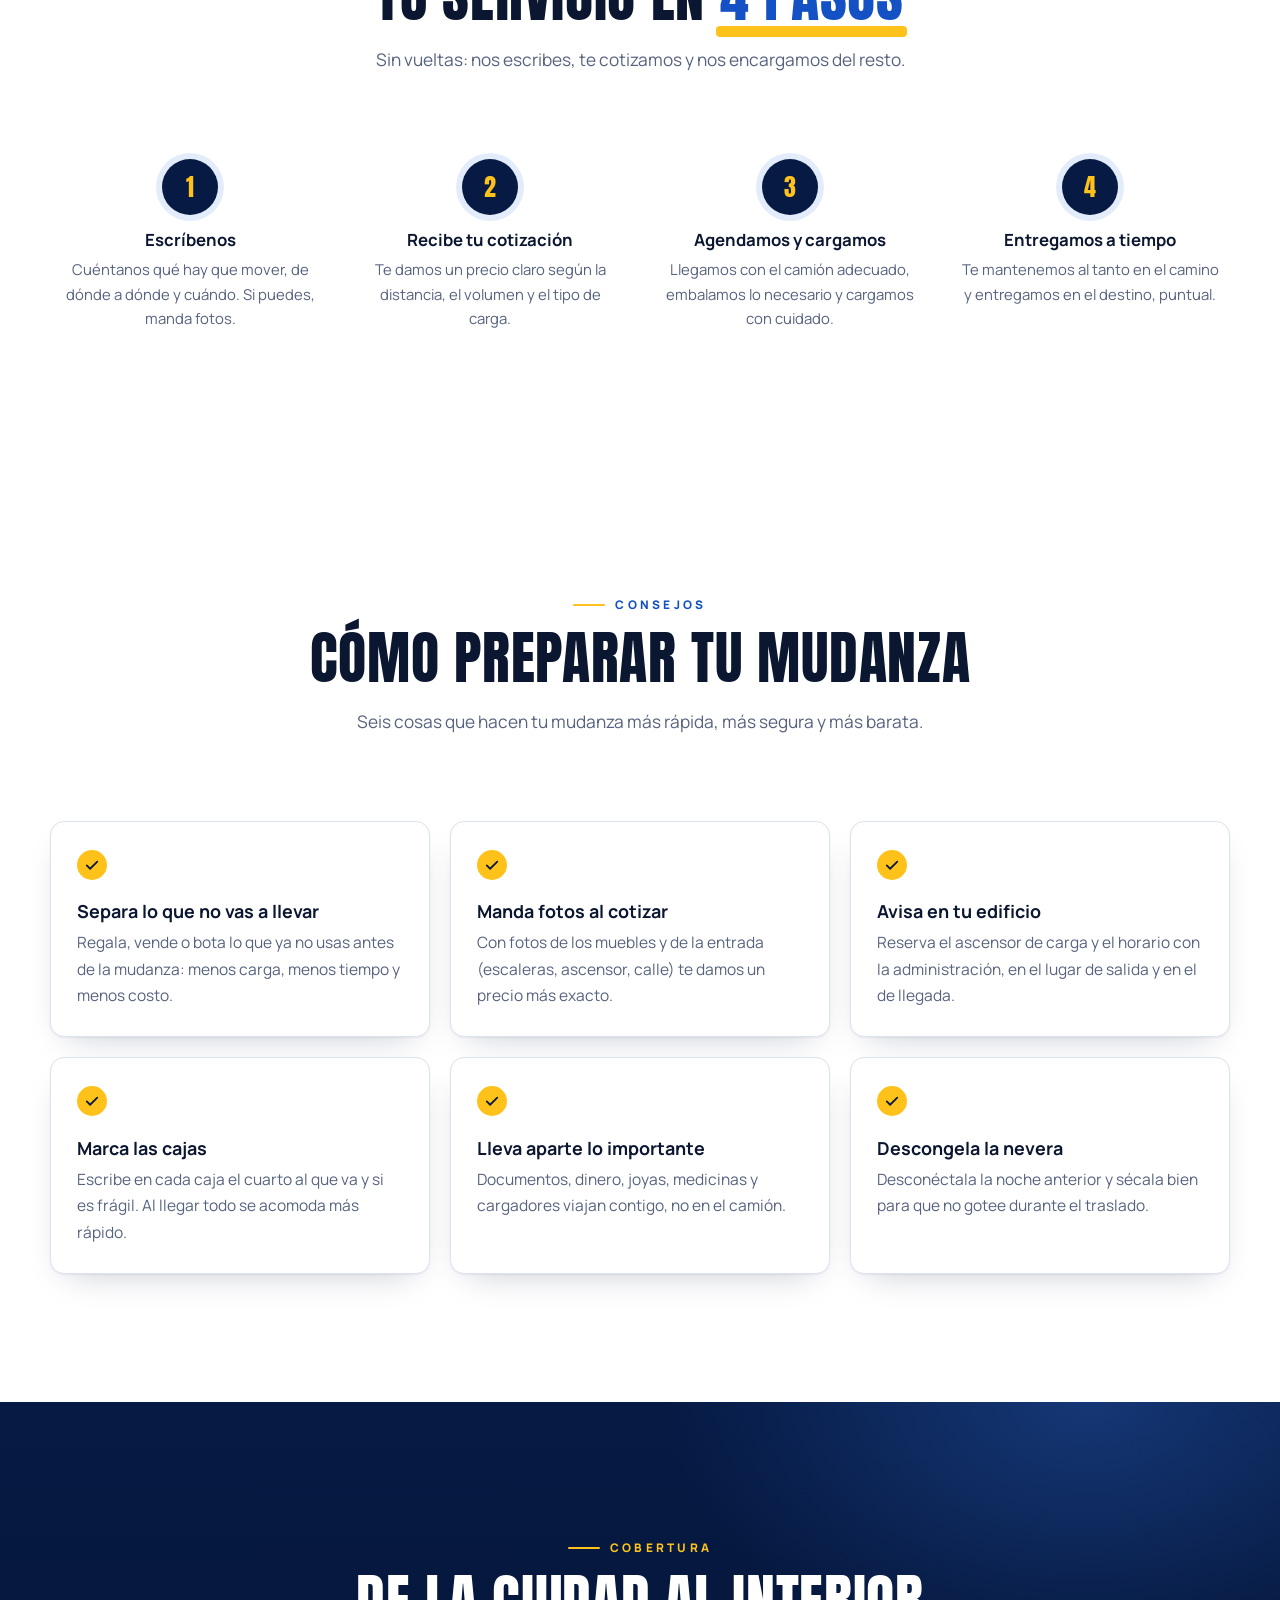
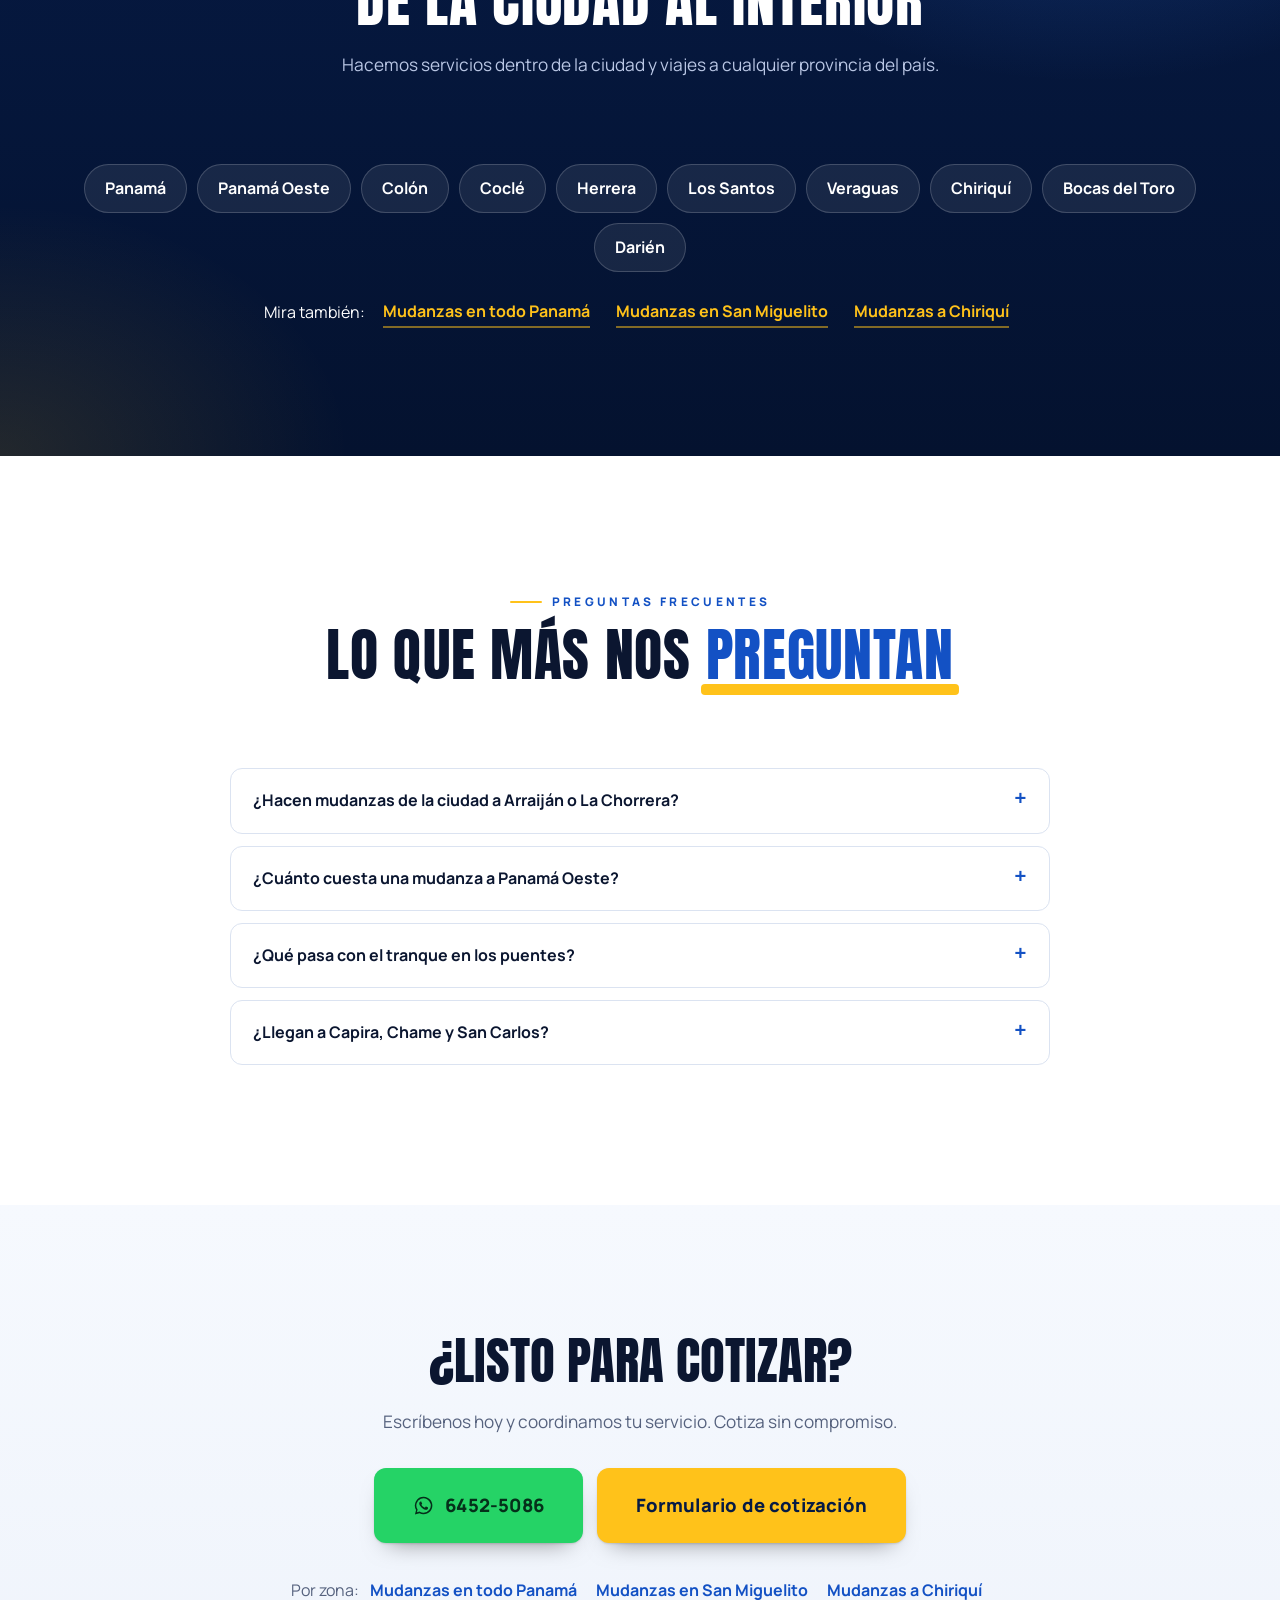
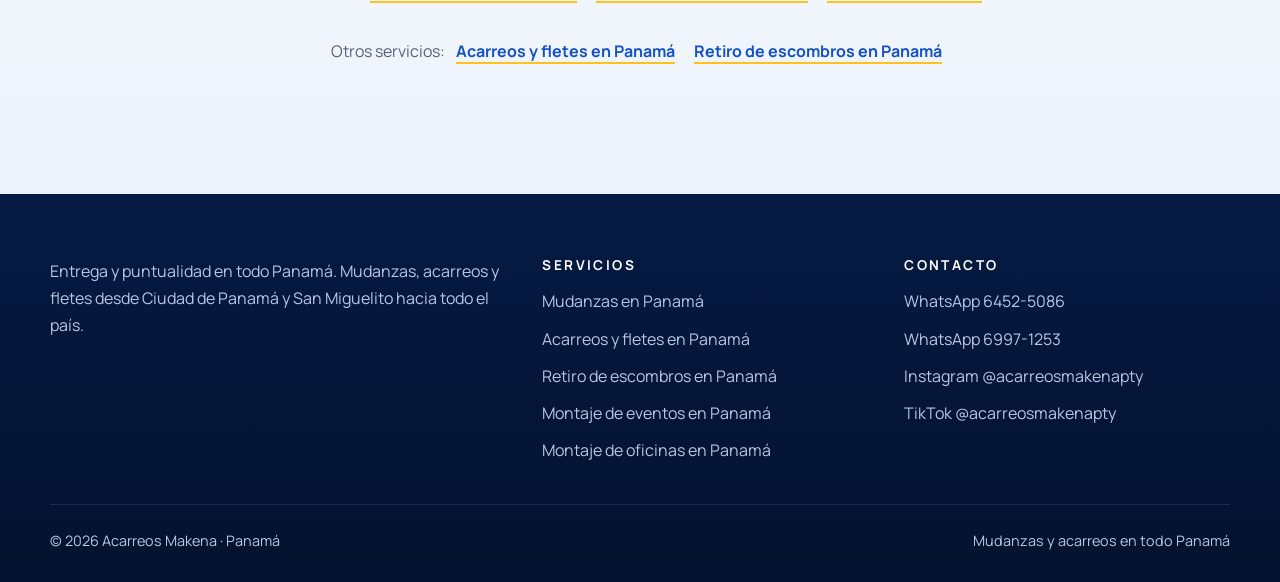
<file: mudanzas-panama-oeste.html>
<!doctype html>
<html lang="es-PA">
<head>
  <meta charset="utf-8">
  <meta name="viewport" content="width=device-width, initial-scale=1, viewport-fit=cover">
  <title>Mudanzas en Panamá Oeste | Acarreos Makena PTY</title>
  <meta name="description" content="Mudanzas en Panamá Oeste: Arraiján, La Chorrera, Capira, Chame y San Carlos, desde y hacia la Ciudad de Panamá. Camión cerrado y personal. Cotiza gratis por WhatsApp.">
  <meta name="robots" content="index, follow, max-image-preview:large">
  <link rel="canonical" href="https://acarreosmakena.com/mudanzas-panama-oeste">
  <meta name="theme-color" content="#061a44">
  <meta property="og:type" content="website">
  <meta property="og:locale" content="es_PA">
  <meta property="og:site_name" content="Acarreos Makena PTY">
  <meta property="og:url" content="https://acarreosmakena.com/mudanzas-panama-oeste">
  <meta property="og:title" content="Mudanzas en Panamá Oeste | Acarreos Makena PTY">
  <meta property="og:description" content="Mudanzas en Panamá Oeste: Arraiján, La Chorrera, Capira, Chame y San Carlos, desde y hacia la Ciudad de Panamá. Camión cerrado y personal. Cotiza gratis por WhatsApp.">
  <meta property="og:image" content="https://acarreosmakena.com/img/compartir-makena.jpg">
  <meta name="twitter:card" content="summary_large_image">
  <link rel="icon" href="img/favicon.svg" type="image/svg+xml">
  <link rel="icon" href="img/favicon-48.png" sizes="48x48" type="image/png">
  <link rel="apple-touch-icon" href="img/apple-touch-icon.png">
  <script type="application/ld+json">{"@context": "https://schema.org", "@graph": [{"@type": "Service", "name": "Mudanzas en Panamá Oeste", "serviceType": "Mudanzas", "description": "Mudanzas en Panamá Oeste: Arraiján, La Chorrera, Capira, Chame y San Carlos, desde y hacia la Ciudad de Panamá. Camión cerrado y personal. Cotiza gratis por WhatsApp.", "provider": {"@id": "https://acarreosmakena.com/#empresa"}, "areaServed": {"@type": "AdministrativeArea", "name": "Panamá Oeste"}, "url": "https://acarreosmakena.com/mudanzas-panama-oeste"}, {"@type": "BreadcrumbList", "itemListElement": [{"@type": "ListItem", "position": 1, "name": "Inicio", "item": "https://acarreosmakena.com/"}, {"@type": "ListItem", "position": 2, "name": "Mudanzas en Panamá", "item": "https://acarreosmakena.com/mudanzas-en-panama"}, {"@type": "ListItem", "position": 3, "name": "Mudanzas en Panamá Oeste", "item": "https://acarreosmakena.com/mudanzas-panama-oeste"}]}, {"@type": "FAQPage", "mainEntity": [{"@type": "Question", "name": "¿Hacen mudanzas de la ciudad a Arraiján o La Chorrera?", "acceptedAnswer": {"@type": "Answer", "text": "Sí, es de las mudanzas que más hacemos: de cualquier parte de la Ciudad de Panamá hacia Panamá Oeste, y al revés."}}, {"@type": "Question", "name": "¿Cuánto cuesta una mudanza a Panamá Oeste?", "acceptedAnswer": {"@type": "Answer", "text": "Depende de la distancia, la cantidad de cosas, el acceso (escaleras, ascensor) y si hace falta embalaje. Mándanos fotos por WhatsApp y te damos un precio claro antes de empezar."}}, {"@type": "Question", "name": "¿Qué pasa con el tranque en los puentes?", "acceptedAnswer": {"@type": "Answer", "text": "Planificamos la hora de salida contigo para evitar las horas pico. Somos operativos 24/7, así que también podemos mudarte temprano o de noche."}}, {"@type": "Question", "name": "¿Llegan a Capira, Chame y San Carlos?", "acceptedAnswer": {"@type": "Answer", "text": "Sí. Trabajamos en todo Panamá Oeste y en cualquier provincia del interior."}}]}]}</script>
  <link rel="preconnect" href="https://fonts.googleapis.com">
  <link rel="preconnect" href="https://fonts.gstatic.com" crossorigin>
  <link href="https://fonts.googleapis.com/css2?family=Anton&family=DM+Serif+Display&family=Manrope:wght@400;500;600;700;800&display=swap" rel="stylesheet">
  <link rel="stylesheet" href="css/estilos.css?v=2026-11-13i">
  <link rel="stylesheet" href="css/premium.css?v=10">
</head>
<body class="pagina-servicio">
  <svg width="0" height="0" style="position:absolute" aria-hidden="true">
    <defs>
      <symbol id="logo" viewBox="0 0 120 120">
        <g fill="none" stroke="currentColor" stroke-linecap="round">
          <circle cx="60" cy="60" r="52" stroke-width="5" stroke-dasharray="150 6 40 4 90 5 30 3"/>
          <circle cx="60" cy="60" r="55.5" stroke-width="1.6" stroke-dasharray="20 9 44 6 12 14 60 8" opacity=".8"/>
          <circle cx="60" cy="60" r="48.5" stroke-width="1.2" stroke-dasharray="8 12 30 6 50 18" opacity=".6"/>
        </g>
        <text x="60" y="68" text-anchor="middle" font-family="'DM Serif Display', Georgia, serif" font-size="44" fill="currentColor" letter-spacing="-2">MK</text>
        <text x="60" y="82" text-anchor="middle" font-family="Manrope, Arial, sans-serif" font-weight="800" font-size="7.4" fill="currentColor" letter-spacing=".4">ACARREOS MAKENA</text>
      </symbol>
      <symbol id="i-wa" viewBox="0 0 24 24"><path fill="currentColor" d="M12.04 2a9.9 9.9 0 0 0-8.5 15l-1.4 5 5.2-1.4A9.9 9.9 0 1 0 12.04 2Zm0 18.1a8.2 8.2 0 0 1-4.2-1.15l-.3-.18-3.1.82.83-3-.2-.31a8.2 8.2 0 1 1 6.97 3.82Zm4.5-6.14c-.25-.12-1.46-.72-1.69-.8-.23-.08-.39-.12-.55.12-.17.25-.64.8-.78.97-.14.16-.29.18-.53.06a6.7 6.7 0 0 1-3.34-2.92c-.25-.43.25-.4.72-1.33.08-.16.04-.3-.02-.43-.06-.12-.55-1.33-.76-1.82-.2-.48-.4-.41-.55-.42h-.47a.9.9 0 0 0-.66.31 2.77 2.77 0 0 0-.86 2.06 4.8 4.8 0 0 0 1 2.56 11 11 0 0 0 4.22 3.73c1.57.68 2.19.74 2.98.62.48-.07 1.46-.6 1.67-1.18.2-.58.2-1.08.14-1.18-.06-.1-.22-.17-.47-.29Z"/></symbol>
      <symbol id="i-ig" viewBox="0 0 24 24"><path fill="none" stroke="currentColor" stroke-width="1.8" d="M7 2.9h10A4.1 4.1 0 0 1 21.1 7v10a4.1 4.1 0 0 1-4.1 4.1H7A4.1 4.1 0 0 1 2.9 17V7A4.1 4.1 0 0 1 7 2.9Z"/><circle cx="12" cy="12" r="4.2" fill="none" stroke="currentColor" stroke-width="1.8"/><circle cx="17.4" cy="6.6" r="1.2" fill="currentColor"/></symbol>
      <symbol id="i-tiktok" viewBox="0 0 24 24"><path fill="currentColor" d="M16.6 3c.3 2.2 1.6 3.6 3.9 3.8v2.6c-1.4.1-2.6-.3-3.9-1.1v5.6c0 6.6-7.2 8.7-10.1 4-1.9-3-.7-8.3 5.3-8.5v2.8c-.5.1-1 .2-1.4.3-1.4.5-2.1 1.3-1.9 2.8.4 2.9 5.8 3.8 5.3-1.9V3Z"/></symbol>
      <symbol id="i-tel" viewBox="0 0 24 24"><path fill="none" stroke="currentColor" stroke-width="1.8" stroke-linejoin="round" d="M5 3.5h3.2l1.6 4.4-2.2 1.4a11.5 11.5 0 0 0 7.1 7.1l1.4-2.2 4.4 1.6V19a1.9 1.9 0 0 1-2 1.9A16.6 16.6 0 0 1 3.1 5.5 1.9 1.9 0 0 1 5 3.5Z"/></symbol>
      <symbol id="i-flecha" viewBox="0 0 24 24"><path fill="none" stroke="currentColor" stroke-width="2" stroke-linecap="round" stroke-linejoin="round" d="M5 12h14m-6-6 6 6-6 6"/></symbol>
      <!-- piezas de los camiones ilustrados -->
      <linearGradient id="g-cabina" x1="0" y1="0" x2="0" y2="1"><stop offset="0" stop-color="#ffffff"/><stop offset=".55" stop-color="#f1f4fa"/><stop offset="1" stop-color="#cbd6e8"/></linearGradient>
      <linearGradient id="g-vidrio" x1="0" y1="0" x2="1" y2="1"><stop offset="0" stop-color="#8dbcf4"/><stop offset=".4" stop-color="#3866b2"/><stop offset="1" stop-color="#132c63"/></linearGradient>
      <linearGradient id="g-caja" x1="0" y1="0" x2="0" y2="1"><stop offset="0" stop-color="#ffffff"/><stop offset=".55" stop-color="#f2f5fa"/><stop offset="1" stop-color="#d4dcea"/></linearGradient>
      <linearGradient id="g-poste" x1="0" y1="0" x2="1" y2="0"><stop offset="0" stop-color="#aeb9cc"/><stop offset=".45" stop-color="#f5f7fb"/><stop offset="1" stop-color="#9eaac0"/></linearGradient>
      <linearGradient id="g-riel" x1="0" y1="0" x2="0" y2="1"><stop offset="0" stop-color="#f7f9fc"/><stop offset=".5" stop-color="#c3cddd"/><stop offset="1" stop-color="#8e9ab0"/></linearGradient>
      <linearGradient id="g-lona" x1="0" y1="0" x2="0" y2="1"><stop offset="0" stop-color="#3f5a8e"/><stop offset=".22" stop-color="#2b4473"/><stop offset="1" stop-color="#18284a"/></linearGradient>
      <linearGradient id="g-franja" x1="0" y1="0" x2="1" y2="0"><stop offset="0" stop-color="#0a2a6e"/><stop offset="1" stop-color="#1f63d6"/></linearGradient>
      <linearGradient id="g-tanque" x1="0" y1="0" x2="0" y2="1"><stop offset="0" stop-color="#f4f7fb"/><stop offset=".45" stop-color="#bcc7d8"/><stop offset="1" stop-color="#76839c"/></linearGradient>
      <linearGradient id="g-sombra-abajo" x1="0" y1="0" x2="0" y2="1"><stop offset="0" stop-color="#0a1630" stop-opacity="0"/><stop offset="1" stop-color="#0a1630" stop-opacity=".22"/></linearGradient>
      <linearGradient id="g-reflejo" x1="0" y1="0" x2="1" y2="0"><stop offset="0" stop-color="#fff" stop-opacity="0"/><stop offset=".5" stop-color="#fff" stop-opacity=".55"/><stop offset="1" stop-color="#fff" stop-opacity="0"/></linearGradient>
      <radialGradient id="g-llanta"><stop offset=".55" stop-color="#2a303d"/><stop offset=".85" stop-color="#151a24"/><stop offset="1" stop-color="#0b0e14"/></radialGradient>
      <radialGradient id="g-rin" cx=".38" cy=".32"><stop offset="0" stop-color="#ffffff"/><stop offset=".5" stop-color="#c5cfde"/><stop offset="1" stop-color="#7b879c"/></radialGradient>
      <linearGradient id="g-haz" x1="0" y1="0" x2="1" y2="0"><stop offset="0" stop-color="#fff3b0" stop-opacity=".55"/><stop offset="1" stop-color="#fff3b0" stop-opacity="0"/></linearGradient>
      <pattern id="p-cinta" width="16" height="6" patternUnits="userSpaceOnUse"><rect width="8" height="6" fill="#e11d2e"/><rect x="8" width="8" height="6" fill="#ffffff"/></pattern>
      <pattern id="p-remaches" width="9" height="4" patternUnits="userSpaceOnUse"><circle cx="4.5" cy="2" r=".9" fill="#7d899f"/><circle cx="4.2" cy="1.7" r=".35" fill="#fff"/></pattern>
      <pattern id="p-diamante" width="6" height="6" patternUnits="userSpaceOnUse"><rect width="6" height="6" fill="#4c5669"/><path d="M1 4l2-2M3.5 5.5l2-2" stroke="#7a859a" stroke-width="1" stroke-linecap="round"/></pattern>
      <!-- llanta con banda, rin con perforaciones y tuercas -->
      <symbol id="s-rueda" viewBox="-24 -24 48 48">
        <circle r="23" fill="url(#g-llanta)"/>
        <circle r="21.2" fill="none" stroke="#06080c" stroke-width="2.6" stroke-dasharray="2.6 1.9"/>
        <circle r="17.4" fill="none" stroke="#3a4253" stroke-width=".8"/>
        <circle r="15" fill="#2c3341"/>
        <circle r="13.6" fill="url(#g-rin)" stroke="#5b667c" stroke-width=".8"/>
        <circle r="11.2" fill="none" stroke="#97a3b8" stroke-width="1.1"/>
        <g fill="#3a4357"><ellipse cx="0" cy="-8.6" rx="2" ry="2.6"/><ellipse cx="0" cy="8.6" rx="2" ry="2.6"/><ellipse cx="-8.6" cy="0" rx="2.6" ry="2"/><ellipse cx="8.6" cy="0" rx="2.6" ry="2"/><ellipse cx="6.1" cy="-6.1" rx="2" ry="2.4" transform="rotate(45 6.1 -6.1)"/><ellipse cx="-6.1" cy="6.1" rx="2" ry="2.4" transform="rotate(45 -6.1 6.1)"/><ellipse cx="-6.1" cy="-6.1" rx="2" ry="2.4" transform="rotate(-45 -6.1 -6.1)"/><ellipse cx="6.1" cy="6.1" rx="2" ry="2.4" transform="rotate(-45 6.1 6.1)"/></g>
        <circle r="5.6" fill="#d9e0ea" stroke="#6d7990" stroke-width=".8"/>
        <g fill="#5b667c"><circle cx="0" cy="-3.6" r="1"/><circle cx="3.1" cy="-1.8" r="1"/><circle cx="3.1" cy="1.8" r="1"/><circle cx="0" cy="3.6" r="1"/><circle cx="-3.1" cy="1.8" r="1"/><circle cx="-3.1" cy="-1.8" r="1"/></g>
        <circle r="1.6" fill="#3c4558"/>
        <path d="M-9 -9.5a13 13 0 0 1 7-3" stroke="#fff" stroke-width="1.4" stroke-linecap="round" fill="none" opacity=".75"/>
      </symbol>
      <!-- cabina JAC vista de lado, mirando a la derecha (la base del chasis en y=100) -->
      <symbol id="s-cabina" viewBox="0 0 124 112" overflow="visible">
        <!-- luces de gálibo del techo -->
        <g fill="#ffb020"><rect x="58" y="-1" width="6" height="3" rx="1"/><rect x="68" y="-1" width="6" height="3" rx="1"/><rect x="78" y="0" width="6" height="3" rx="1"/></g>
        <!-- carrocería -->
        <path d="M4 8Q4 2 10 2H74Q86 2 93 10L111 41Q117 51 117 61V92Q117 100 109 100H4Z" fill="url(#g-cabina)" stroke="#aebbd2" stroke-width="1.2"/>
        <path d="M4 74H117V92Q117 100 109 100H4Z" fill="url(#g-sombra-abajo)"/>
        <path d="M8 4.5H73Q84 4.5 90 11" fill="none" stroke="#fff" stroke-width="1.6" stroke-linecap="round" opacity=".9"/>
        <!-- vidrio con marco, timón y asiento -->
        <path d="M12 10H72Q81 10 87 18L101 45H12Z" fill="#1a2233"/>
        <path d="M14 12H71Q79 12 85 20L98 43H14Z" fill="url(#g-vidrio)"/>
        <path d="M58 43a12 6 0 0 1 22-9" stroke="#0e1a36" stroke-width="2.4" fill="none" stroke-linecap="round"/>
        <path d="M22 43V24q0-5 5-5h6q4 0 4 5v19" fill="#0e1a36" opacity=".55"/>
        <path d="M30 13h11L27 42H17Z" fill="#fff" opacity=".24"/>
        <path d="M46 13h4L36 42h-4Z" fill="#fff" opacity=".14"/>
        <path d="M86 19l13 26" stroke="#1a2233" stroke-width="3.2" stroke-linecap="round"/>
        <!-- puerta -->
        <path d="M11 47H86V79Q86 92 74 95H11Z" fill="none" stroke="#b4c0d5" stroke-width="1.3"/>
        <rect x="63" y="54" width="15" height="5" rx="2.5" fill="#c9d2e1"/>
        <rect x="65" y="55.2" width="11" height="2.6" rx="1.3" fill="#6f7b91"/>
        <circle cx="80.5" cy="56.5" r="1.1" fill="#6f7b91"/>
        <!-- logo -->
        <circle cx="38" cy="70" r="9" fill="#fff" stroke="#0a2a6e" stroke-width="1.6"/>
        <circle cx="38" cy="70" r="7" fill="none" stroke="#0a2a6e" stroke-width=".5" stroke-dasharray="5 1.5 2 1"/>
        <text x="38" y="73.2" text-anchor="middle" font-family="'DM Serif Display', Georgia, serif" font-size="8.6" fill="#0a2a6e">MK</text>
        <!-- guardafango y arco de la rueda delantera -->
        <path d="M60 100a27 27 0 0 1 54 0Z" fill="#1a202c"/>
        <path d="M58 100a29 29 0 0 1 58 0" fill="none" stroke="#2a3140" stroke-width="4.5"/>
        <path d="M60.5 97a26.5 26.5 0 0 1 9-17" fill="none" stroke="#4a5469" stroke-width="1.2"/>
        <!-- frente: faro, direccional, defensa y neblinero -->
        <path d="M108 61h6.5q3 0 3 3v12q0 3-3 3H108Z" fill="#dfe6f0" stroke="#aebbd2" stroke-width="1"/>
        <path d="M109.5 63h5q1.6 0 1.6 1.6v6.4h-6.6Z" fill="#fff8d6"/>
        <rect x="109.5" y="72" width="6.6" height="4.5" rx="1" fill="#ffb020"/>
        <rect x="100" y="84" width="20" height="16" rx="3.5" fill="#e3e9f2" stroke="#aebbd2" stroke-width="1"/>
        <rect x="102" y="86.5" width="16" height="4" rx="1.5" fill="#3a4357"/>
        <circle cx="114.5" cy="88.5" r="1.4" fill="#fff4c2"/>
        <rect x="102" y="94.5" width="16" height="3" fill="url(#p-cinta)"/>
        <rect x="88" y="80" width="5" height="2.6" rx="1" fill="#ffb020"/>
        <!-- espejos -->
        <path d="M95 30l11-9" stroke="#1c2333" stroke-width="2.4" stroke-linecap="round"/>
        <path d="M96 38l9-5" stroke="#1c2333" stroke-width="1.8" stroke-linecap="round"/>
        <rect x="104" y="7" width="8" height="22" rx="2.5" fill="#1c2333"/>
        <rect x="105.3" y="9" width="2" height="17" rx="1" fill="#6b84b5" opacity=".7"/>
        <rect x="103.5" y="30" width="6" height="7" rx="2" fill="#1c2333"/>
        <!-- escalón -->
        <rect x="24" y="100" width="34" height="6" rx="1.5" fill="#3a4357"/>
        <path d="M27 102.5h28M27 104.5h28" stroke="#5c667c" stroke-width=".8"/>
      </symbol>
      <!-- chasis común: travesaños, tanque con correas, batería, defensa lateral -->
      <symbol id="s-chasis" viewBox="0 0 220 30" overflow="visible">
        <rect x="0" y="0" width="220" height="8" fill="#1d2330"/>
        <g fill="#2c3445"><rect x="10" y="0" width="4" height="10"/><rect x="60" y="0" width="4" height="10"/><rect x="110" y="0" width="4" height="10"/><rect x="160" y="0" width="4" height="10"/></g>
        <rect x="140" y="5" width="46" height="15" rx="7.5" fill="url(#g-tanque)"/>
        <rect x="150" y="4" width="3.5" height="17" rx="1" fill="#3a4357"/><rect x="172" y="4" width="3.5" height="17" rx="1" fill="#3a4357"/>
        <circle cx="182" cy="9" r="2.4" fill="#5b667c"/>
        <rect x="118" y="6" width="18" height="13" rx="2" fill="#2a3140"/><rect x="120" y="8" width="14" height="2" fill="#4a5469"/>
        <g fill="#c9d2e1"><rect x="40" y="13" width="96" height="3" rx="1.5"/><rect x="40" y="19" width="96" height="3" rx="1.5"/></g>
        <g fill="#8e9ab0"><rect x="44" y="12" width="3" height="11"/><rect x="88" y="12" width="3" height="11"/><rect x="130" y="12" width="3" height="11"/></g>
      </symbol>
      <symbol id="i-check" viewBox="0 0 24 24"><path fill="none" stroke="currentColor" stroke-width="2.4" stroke-linecap="round" stroke-linejoin="round" d="m5 12.5 4.5 4.5L19 7.5"/></symbol>
    </defs>
  </svg>

  <header class="cabecera con-fondo" id="cabecera">
    <div class="contenedor cabecera__fila">
      <a href="./" class="marca" aria-label="Acarreos Makena, inicio">
        <svg class="marca__logo"><use href="#logo"/></svg>
        <span class="marca__texto"><b>Acarreos</b> Makena</span>
      </a>
      <nav class="menu" id="menu" aria-label="Principal">
        <a href="./">Inicio</a>
        <a href="servicios">Servicios</a>
        <a href="mudanzas-en-panama">Mudanzas</a>
        <a href="acarreos-en-panama">Acarreos</a>
        <a href="retiro-de-escombros-panama">Escombros</a>
        <a href="https://wa.me/50764525086?text=Hola%20Acarreos%20Makena%2C%20quiero%20cotizar%20una%20mudanza%20en%20Panam%C3%A1%20Oeste." target="_blank" rel="noopener" class="boton boton--amarillo boton--chico menu__cta">Cotizar ahora</a>
      </nav>
      <button class="hamburguesa" id="hamburguesa" aria-label="Abrir menú" aria-expanded="false" aria-controls="menu"><span></span><span></span><span></span></button>
    </div>
  </header>

  <main>
    <section class="sv-hero">
      <div class="contenedor sv-hero__grid">
        <div>
          <nav class="sv-migas" aria-label="Ruta"><a href="./">Inicio</a> <span>›</span> <a href="mudanzas-en-panama">Mudanzas</a> <span>›</span> Panamá Oeste</nav>
          <h1>Mudanzas en <span>Panamá Oeste</span></h1>
          <p class="sv-lead">Arraiján, La Chorrera, Capira, Chame o San Carlos: te mudamos dentro de Panamá Oeste o entre Panamá Oeste y la ciudad, del otro lado del Canal.</p>
          <div class="sv-botones">
            <a class="boton boton--whatsapp boton--brillo" href="https://wa.me/50764525086?text=Hola%20Acarreos%20Makena%2C%20quiero%20cotizar%20una%20mudanza%20en%20Panam%C3%A1%20Oeste." target="_blank" rel="noopener"><svg class="ico"><use href="#i-wa"/></svg> Cotizar mi mudanza</a>
            <a class="boton boton--contorno" href="tel:+50764525086"><svg class="ico"><use href="#i-tel"/></svg> Llamar 6452-5086</a>
          </div>
          <ul class="sv-garantias"><li><svg class="ico"><use href="#i-check"/></svg> Operativo 24/7</li><li><svg class="ico"><use href="#i-check"/></svg> Atención personalizada</li><li><svg class="ico"><use href="#i-check"/></svg> Manejo de frágiles</li></ul>
        </div>
        <div class="sv-hero__foto"><img src="media/servicio-mudanza-casa.webp" alt="Camión cerrado de Acarreos Makena lleno con una mudanza frente a una casa" width="960" height="640"></div>
      </div>
    </section>

    <section class="seccion">
      <div class="contenedor">
        <header class="seccion__cabeza" data-revelar><p class="sobretitulo">Panamá Oeste</p><h2>Mudanzas en todo Panamá Oeste</h2><p class="seccion__intro">Muchas mudanzas cruzan el Canal: de la ciudad a Arraiján o La Chorrera, o al revés. Planificamos la hora de salida para evitar lo peor del tranque en los puentes.</p></header>
        <div class="sv-items">
<article class="sv-item" data-revelar style="--d:0"><svg class="ico"><use href="#i-check"/></svg><h3>Arraiján</h3><p>Vista Alegre, Burunga, Juan Demóstenes Arosemena, Nuevo Emperador, Veracruz y demás corregimientos.</p></article>
<article class="sv-item" data-revelar style="--d:1"><svg class="ico"><use href="#i-check"/></svg><h3>La Chorrera</h3><p>Barrio Colón, Barrio Balboa, Guadalupe, El Coco, Herrera, Playa Leona y alrededores.</p></article>
<article class="sv-item" data-revelar style="--d:2"><svg class="ico"><use href="#i-check"/></svg><h3>Capira, Chame y San Carlos</h3><p>Casas de playa, fincas y residenciales en el oeste: llevamos la mudanza completa.</p></article>
<article class="sv-item" data-revelar style="--d:3"><svg class="ico"><use href="#i-check"/></svg><h3>Ciudad ↔ Panamá Oeste</h3><p>Cruzamos por el Puente de las Américas o el Centenario, según tu ruta y la hora.</p></article>
<article class="sv-item" data-revelar style="--d:4"><svg class="ico"><use href="#i-check"/></svg><h3>Horario inteligente</h3><p>Coordinamos la salida para evitar las horas de más tranque y llegar a tiempo.</p></article>
<article class="sv-item" data-revelar style="--d:5"><svg class="ico"><use href="#i-check"/></svg><h3>Residenciales nuevos</h3><p>Coordinamos con la garita y la administración para entrar con el camión sin contratiempos.</p></article>
        </div>
      </div>
    </section>

    <section class="seccion seccion--clara">
      <div class="contenedor">
        <header class="seccion__cabeza" data-revelar><p class="sobretitulo">Tipos de mudanza</p><h2>Movemos todo tipo de <span class="subrayado">mudanza</span></h2><p class="seccion__intro">Residencial, comercial o industrial; dentro de la ciudad o hacia el interior del país.</p></header>
        <div class="sv-items">
<article class="sv-item" data-revelar style="--d:0"><svg class="ico"><use href="#i-check"/></svg><h3>Mudanza de casa</h3><p>Muebles, camas, electrodomésticos y cajas: cargamos toda la casa y la llevamos completa en el camión cerrado.</p></article>
<article class="sv-item" data-revelar style="--d:1"><svg class="ico"><use href="#i-check"/></svg><h3>Apartamento o edificio</h3><p>Coordinamos con la administración, usamos ascensor de carga, ascensor normal o escaleras, y con soga por la fachada lo que no cabe.</p></article>
<article class="sv-item" data-revelar style="--d:2"><svg class="ico"><use href="#i-check"/></svg><h3>Oficina o local comercial</h3><p>Escritorios, archivadores, sillas y equipos. Podemos trabajar fuera del horario de oficina para que no pierdas días.</p></article>
<article class="sv-item" data-revelar style="--d:3"><svg class="ico"><use href="#i-check"/></svg><h3>Mudanza al interior</h3><p>Viajes desde la ciudad a cualquier provincia, con la carga embalada y amarrada para el camino largo.</p></article>
<article class="sv-item" data-revelar style="--d:4"><svg class="ico"><use href="#i-check"/></svg><h3>Mudanza pequeña</h3><p>¿Solo unos muebles, una nevera o un cuarto? También los movemos, sin que tengas que contratar una mudanza grande.</p></article>
<article class="sv-item" data-revelar style="--d:5"><svg class="ico"><use href="#i-check"/></svg><h3>Mudanza comercial e industrial</h3><p>Inventario, mobiliario y equipo de negocios, con el camión que mejor se ajuste a la carga.</p></article>
        </div>
      </div>
    </section>

    <section class="seccion">
      <div class="contenedor">
        <header class="seccion__cabeza" data-revelar><p class="sobretitulo">Trabajos reales</p><h2>Así cuidamos <span class="subrayado">tus cosas</span></h2><p class="seccion__intro">Fotos de mudanzas que hemos hecho: todo envuelto, amarrado y ordenado dentro del camión.</p></header>
        <div class="sv-galeria">
          <figure data-revelar style="--d:0"><img src="media/ig-sofas-embalados.webp" alt="Sofás envueltos en plástico dentro del camión de Acarreos Makena" width="1000" height="563" loading="lazy"><figcaption>Sofás envueltos para que lleguen sin un rayón</figcaption></figure>
          <figure data-revelar style="--d:1"><img src="media/galeria-mudanza-ordenada.jpg" alt="Mudanza embalada y ordenada dentro del camión cerrado" width="848" height="474" loading="lazy"><figcaption>Carga ordenada y asegurada antes de salir</figcaption></figure>
          <figure data-revelar style="--d:2"><img src="media/servicio-mudanza-casa.webp" alt="Camión cerrado de Acarreos Makena cargado con una mudanza frente a una casa" width="960" height="640" loading="lazy"><figcaption>Mudanza de casa en un residencial</figcaption></figure>
        </div>
      </div>
    </section>

    <section class="seccion seccion--clara" id="flota">
      <div class="contenedor flota">
        <!-- showroom: muestra el camión de la tarjeta elegida -->
        <div class="garaje" id="garaje" data-revelar data-activo="cerrado">
          <span class="garaje__medida" id="garaje-medida" aria-hidden="true">22 pies</span>
          <span class="garaje__luz garaje__luz--1" aria-hidden="true"></span>
          <span class="garaje__luz garaje__luz--2" aria-hidden="true"></span>
          <span class="garaje__piso" aria-hidden="true"></span>
          <figure class="garaje__vehiculo activo" data-vehiculo="cerrado">
            <img src="img/flota-cerrado.webp" alt="Camión cerrado de 22 pies de Acarreos Makena" width="900" height="644" loading="lazy">
          </figure>
          <figure class="garaje__vehiculo" data-vehiculo="rampa">
            <img src="img/flota-rampa.webp" alt="Camión de 16 pies con carpa y rampa hidráulica de Acarreos Makena" width="900" height="599" loading="lazy">
          </figure>
          <figure class="garaje__vehiculo" data-vehiculo="baranda">
            <img src="img/flota-baranda.webp" alt="Camión de baranda de Acarreos Makena" width="900" height="534" loading="lazy">
          </figure>
        </div>
        <div class="flota__texto">
          <p class="sobretitulo" data-revelar>Nuestra flota</p>
          <h2 data-revelar style="--d:1">El camión correcto para <span class="subrayado">cada carga</span></h2>
          <p class="flota__pista" data-revelar style="--d:1">Toca cada camión para verlo</p>
          <div class="vehiculos" role="group" aria-label="Elige un camión">
          <button type="button" class="vehiculo activo" data-vehiculo="cerrado" data-medida="22 pies" aria-pressed="true" data-revelar style="--d:2">
            <span class="vehiculo__ico"><svg viewBox="0 0 48 48"><path d="M4 32h26V10H4Z"/><path d="M30 18h8l6 7v7H30"/><circle cx="12" cy="36" r="4"/><circle cx="36" cy="36" r="4"/></svg></span>
            <span class="vehiculo__txt">
              <b>Camión cerrado de 22 pies</b>
              <span>Caja cerrada que protege del sol y la lluvia. Ideal para mudanzas, muebles, electrodomésticos y mercancía.</span>
            </span>
            <span class="vehiculo__ojo" aria-hidden="true"><svg class="ico"><use href="#i-flecha"/></svg></span>
          </button>
          <button type="button" class="vehiculo" data-vehiculo="rampa" data-medida="16 pies" aria-pressed="false" data-revelar style="--d:3">
            <span class="vehiculo__ico"><svg viewBox="0 0 48 48"><path d="M12 30h20V12H12Z"/><path d="M32 18h7l5 7v5H32"/><circle cx="18" cy="34" r="4"/><circle cx="38" cy="34" r="4"/><path d="M12 30 4 40h8"/></svg></span>
            <span class="vehiculo__txt">
              <b>Camión de 16 pies con rampa hidráulica</b>
              <span>Sube y baja cargas pesadas sin esfuerzo: tarimas, pantallas, equipo de sonido y maquinaria.</span>
            </span>
            <span class="vehiculo__ojo" aria-hidden="true"><svg class="ico"><use href="#i-flecha"/></svg></span>
          </button>
          <button type="button" class="vehiculo" data-vehiculo="baranda" data-medida="Baranda" aria-pressed="false" data-revelar style="--d:4">
            <span class="vehiculo__ico"><svg viewBox="0 0 48 48"><path d="M4 32h26M4 32V22M30 32V22M4 22h26M10 22v10M17 22v10M24 22v10"/><path d="M30 18h8l6 7v7H30"/><circle cx="12" cy="36" r="4"/><circle cx="36" cy="36" r="4"/></svg></span>
            <span class="vehiculo__txt">
              <b>Camión de baranda</b>
              <span>Plataforma abierta para escombros, materiales de construcción y cargas voluminosas.</span>
            </span>
            <span class="vehiculo__ojo" aria-hidden="true"><svg class="ico"><use href="#i-flecha"/></svg></span>
          </button>
          </div>
          <a class="boton boton--azul" href="https://wa.me/50764525086?text=Hola%20Acarreos%20Makena%2C%20quiero%20cotizar%20una%20mudanza%20en%20Panam%C3%A1%20Oeste." target="_blank" rel="noopener" data-revelar style="--d:5">¿Cuál necesito? Pregúntanos <svg class="ico"><use href="#i-flecha"/></svg></a>
        </div>
      </div>
    </section>

    <section class="seccion">
      <div class="contenedor">
        <header class="seccion__cabeza" data-revelar><p class="sobretitulo">Cómo trabajamos</p><h2>Tu servicio en <span class="subrayado">4 pasos</span></h2><p class="seccion__intro">Sin vueltas: nos escribes, te cotizamos y nos encargamos del resto.</p></header>
        <ol class="sv-pasos">
<li class="sv-paso" data-revelar style="--d:0"><b>1</b><h3>Escríbenos</h3><p>Cuéntanos qué hay que mover, de dónde a dónde y cuándo. Si puedes, manda fotos.</p></li>
<li class="sv-paso" data-revelar style="--d:1"><b>2</b><h3>Recibe tu cotización</h3><p>Te damos un precio claro según la distancia, el volumen y el tipo de carga.</p></li>
<li class="sv-paso" data-revelar style="--d:2"><b>3</b><h3>Agendamos y cargamos</h3><p>Llegamos con el camión adecuado, embalamos lo necesario y cargamos con cuidado.</p></li>
<li class="sv-paso" data-revelar style="--d:3"><b>4</b><h3>Entregamos a tiempo</h3><p>Te mantenemos al tanto en el camino y entregamos en el destino, puntual.</p></li>
        </ol>
      </div>
    </section>

    <section class="seccion">
      <div class="contenedor">
        <header class="seccion__cabeza" data-revelar><p class="sobretitulo">Consejos</p><h2>Cómo preparar tu mudanza</h2><p class="seccion__intro">Seis cosas que hacen tu mudanza más rápida, más segura y más barata.</p></header>
        <div class="sv-items">
<article class="sv-item" data-revelar style="--d:0"><svg class="ico"><use href="#i-check"/></svg><h3>Separa lo que no vas a llevar</h3><p>Regala, vende o bota lo que ya no usas antes de la mudanza: menos carga, menos tiempo y menos costo.</p></article>
<article class="sv-item" data-revelar style="--d:1"><svg class="ico"><use href="#i-check"/></svg><h3>Manda fotos al cotizar</h3><p>Con fotos de los muebles y de la entrada (escaleras, ascensor, calle) te damos un precio más exacto.</p></article>
<article class="sv-item" data-revelar style="--d:2"><svg class="ico"><use href="#i-check"/></svg><h3>Avisa en tu edificio</h3><p>Reserva el ascensor de carga y el horario con la administración, en el lugar de salida y en el de llegada.</p></article>
<article class="sv-item" data-revelar style="--d:3"><svg class="ico"><use href="#i-check"/></svg><h3>Marca las cajas</h3><p>Escribe en cada caja el cuarto al que va y si es frágil. Al llegar todo se acomoda más rápido.</p></article>
<article class="sv-item" data-revelar style="--d:4"><svg class="ico"><use href="#i-check"/></svg><h3>Lleva aparte lo importante</h3><p>Documentos, dinero, joyas, medicinas y cargadores viajan contigo, no en el camión.</p></article>
<article class="sv-item" data-revelar style="--d:5"><svg class="ico"><use href="#i-check"/></svg><h3>Descongela la nevera</h3><p>Desconéctala la noche anterior y sécala bien para que no gotee durante el traslado.</p></article>
        </div>
      </div>
    </section>

    <section class="seccion seccion--oscura">
      <div class="contenedor">
        <header class="seccion__cabeza" data-revelar><p class="sobretitulo sobretitulo--claro">Cobertura</p><h2>De la ciudad al interior</h2><p class="seccion__intro">Hacemos servicios dentro de la ciudad y viajes a cualquier provincia del país.</p></header>
        <ul class="sv-prov"><li>Panamá</li><li>Panamá Oeste</li><li>Colón</li><li>Coclé</li><li>Herrera</li><li>Los Santos</li><li>Veraguas</li><li>Chiriquí</li><li>Bocas del Toro</li><li>Darién</li></ul>
        <p class="sv-zonas">Mira también: <a class="sv-rel" href="mudanzas-en-panama">Mudanzas en todo Panamá</a> <a class="sv-rel" href="mudanzas-san-miguelito">Mudanzas en San Miguelito</a> <a class="sv-rel" href="mudanzas-a-chiriqui">Mudanzas a Chiriquí</a></p>
      </div>
    </section>

    <section class="seccion">
      <div class="contenedor contenedor--angosto">
        <header class="seccion__cabeza" data-revelar><p class="sobretitulo">Preguntas frecuentes</p><h2>Lo que más nos <span class="subrayado">preguntan</span></h2></header>
<details class="sv-faq"><summary>¿Hacen mudanzas de la ciudad a Arraiján o La Chorrera?</summary><p>Sí, es de las mudanzas que más hacemos: de cualquier parte de la Ciudad de Panamá hacia Panamá Oeste, y al revés.</p></details>
<details class="sv-faq"><summary>¿Cuánto cuesta una mudanza a Panamá Oeste?</summary><p>Depende de la distancia, la cantidad de cosas, el acceso (escaleras, ascensor) y si hace falta embalaje. Mándanos fotos por WhatsApp y te damos un precio claro antes de empezar.</p></details>
<details class="sv-faq"><summary>¿Qué pasa con el tranque en los puentes?</summary><p>Planificamos la hora de salida contigo para evitar las horas pico. Somos operativos 24/7, así que también podemos mudarte temprano o de noche.</p></details>
<details class="sv-faq"><summary>¿Llegan a Capira, Chame y San Carlos?</summary><p>Sí. Trabajamos en todo Panamá Oeste y en cualquier provincia del interior.</p></details>
      </div>
    </section>

    <section class="seccion seccion--clara sv-final">
      <div class="contenedor" data-revelar>
        <h2>¿Listo para cotizar?</h2>
        <p class="seccion__intro">Escríbenos hoy y coordinamos tu servicio. Cotiza sin compromiso.</p>
        <div class="sv-botones sv-botones--centro">
          <a class="boton boton--whatsapp boton--grande boton--brillo" href="https://wa.me/50764525086?text=Hola%20Acarreos%20Makena%2C%20quiero%20cotizar%20una%20mudanza%20en%20Panam%C3%A1%20Oeste." target="_blank" rel="noopener"><svg class="ico"><use href="#i-wa"/></svg> 6452-5086</a>
          <a class="boton boton--amarillo boton--grande" href="./#cotizar">Formulario de cotización</a>
        </div>
        <p class="sv-otros">Por zona: <a class="sv-rel" href="mudanzas-en-panama">Mudanzas en todo Panamá</a> <a class="sv-rel" href="mudanzas-san-miguelito">Mudanzas en San Miguelito</a> <a class="sv-rel" href="mudanzas-a-chiriqui">Mudanzas a Chiriquí</a></p>
        <p class="sv-otros">Otros servicios: <a class="sv-rel" href="acarreos-en-panama">Acarreos y fletes en Panamá</a> <a class="sv-rel" href="retiro-de-escombros-panama">Retiro de escombros en Panamá</a></p>
      </div>
    </section>
  </main>

  <footer class="pie">
    <div class="contenedor pie__grid">
      <div><p>Entrega y puntualidad en todo Panamá. Mudanzas, acarreos y fletes desde Ciudad de Panamá y San Miguelito hacia todo el país.</p></div>
      <div><h4>Servicios</h4><ul>
        <li><a href="mudanzas-en-panama">Mudanzas en Panamá</a></li>
        <li><a href="acarreos-en-panama">Acarreos y fletes en Panamá</a></li>
        <li><a href="retiro-de-escombros-panama">Retiro de escombros en Panamá</a></li>
        <li><a href="montaje-de-eventos-panama">Montaje de eventos en Panamá</a></li>
        <li><a href="montaje-de-oficinas-panama">Montaje de oficinas en Panamá</a></li></ul></div>
      <div><h4>Contacto</h4><ul>
        <li><a href="https://wa.me/50764525086" target="_blank" rel="noopener">WhatsApp 6452-5086</a></li>
        <li><a href="https://wa.me/50769971253" target="_blank" rel="noopener">WhatsApp 6997-1253</a></li>
        <li><a href="https://www.instagram.com/acarreosmakenapty/" target="_blank" rel="noopener">Instagram @acarreosmakenapty</a></li>
        <li><a href="https://www.tiktok.com/@acarreosmakenapty" target="_blank" rel="noopener">TikTok @acarreosmakenapty</a></li></ul></div>
    </div>
    <div class="contenedor pie__base"><span>© 2026 Acarreos Makena · Panamá</span><span>Mudanzas y acarreos en todo Panamá</span></div>
  </footer>

  <a class="wa-flotante" href="https://wa.me/50764525086?text=Hola%20Acarreos%20Makena%2C%20quiero%20cotizar%20una%20mudanza%20en%20Panam%C3%A1%20Oeste." target="_blank" rel="noopener" aria-label="Escríbenos por WhatsApp"><svg class="ico"><use href="#i-wa"/></svg><span class="wa-flotante__texto">¿Cotizamos?</span></a>
  <nav class="barra-movil" aria-label="Contacto rápido">
    <a class="barra-movil__llamar" href="tel:+50764525086"><svg class="ico"><use href="#i-tel"/></svg> Llamar</a>
    <a class="barra-movil__wa" href="https://wa.me/50764525086?text=Hola%20Acarreos%20Makena%2C%20quiero%20cotizar%20una%20mudanza%20en%20Panam%C3%A1%20Oeste." target="_blank" rel="noopener"><svg class="ico"><use href="#i-wa"/></svg> Cotizar por WhatsApp</a>
  </nav>
  <script src="js/servicio.js?v=2" defer></script>
</body>
</html>
</file>
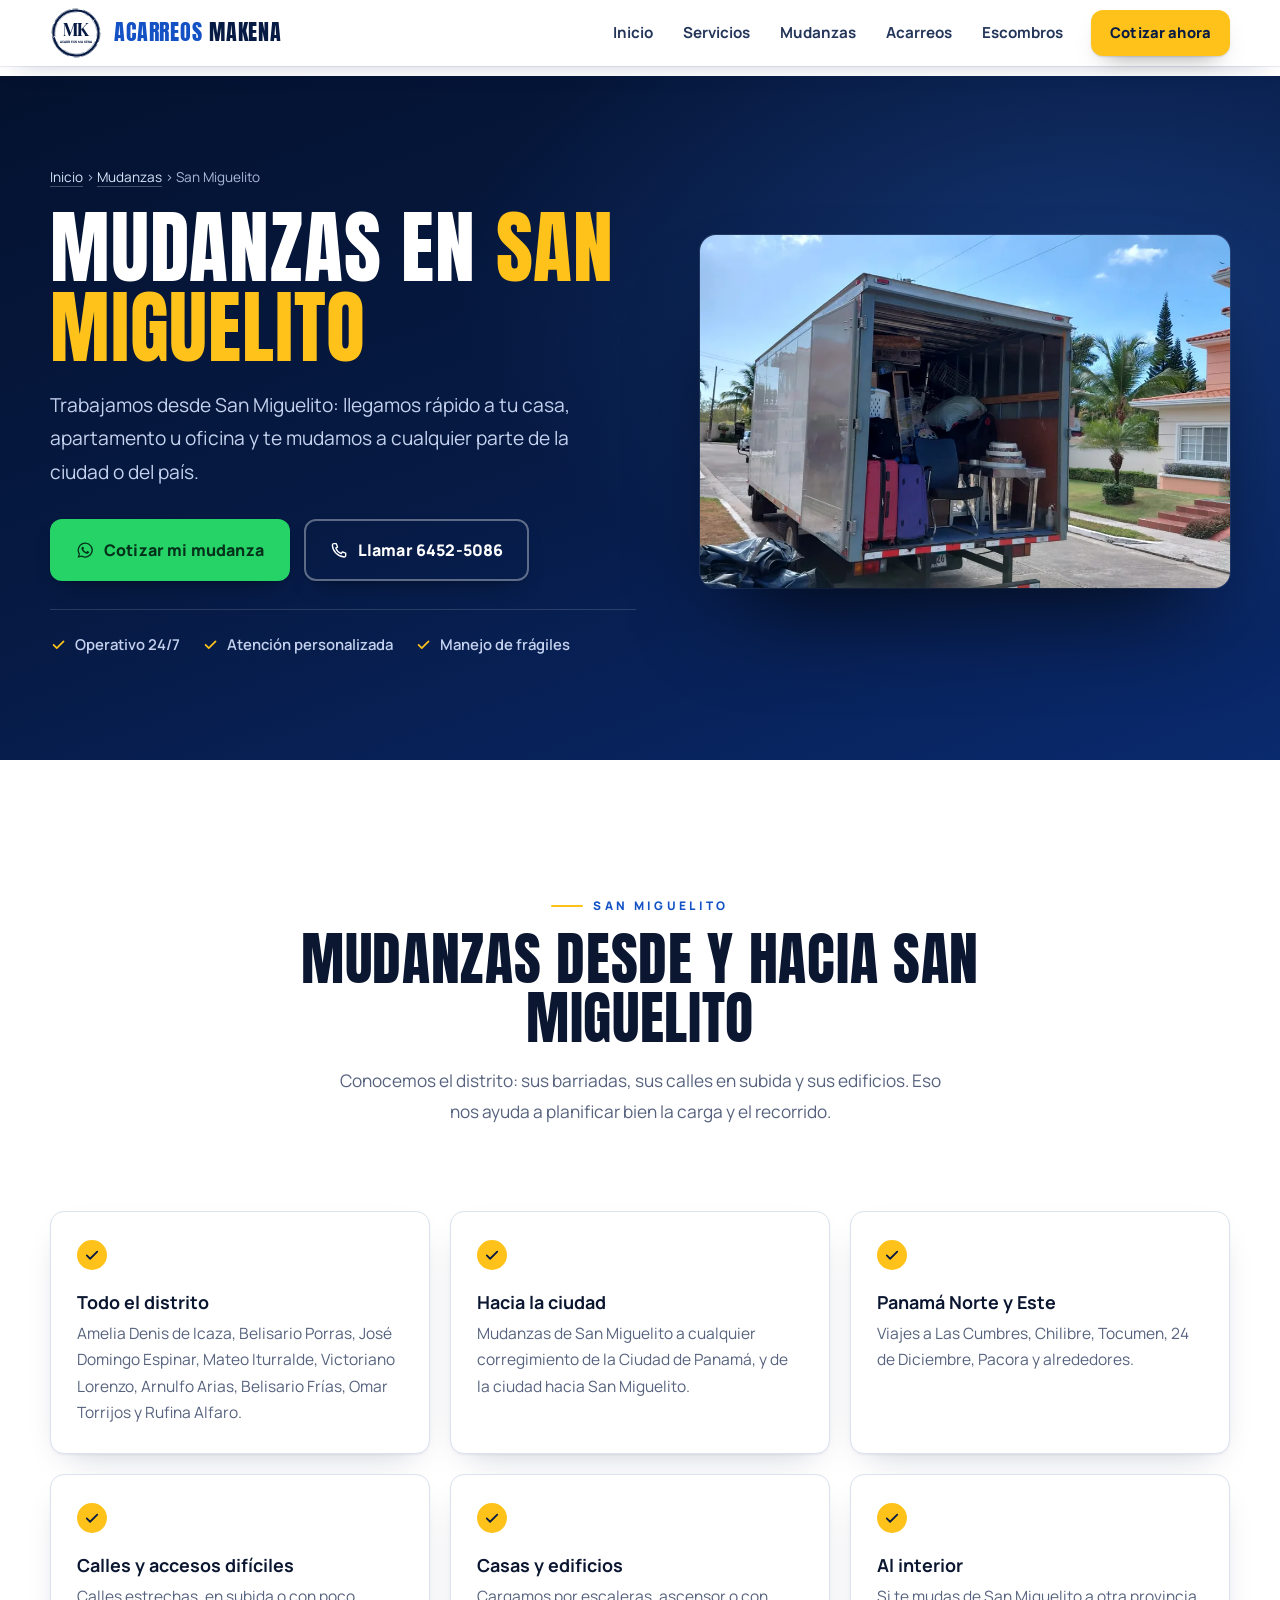
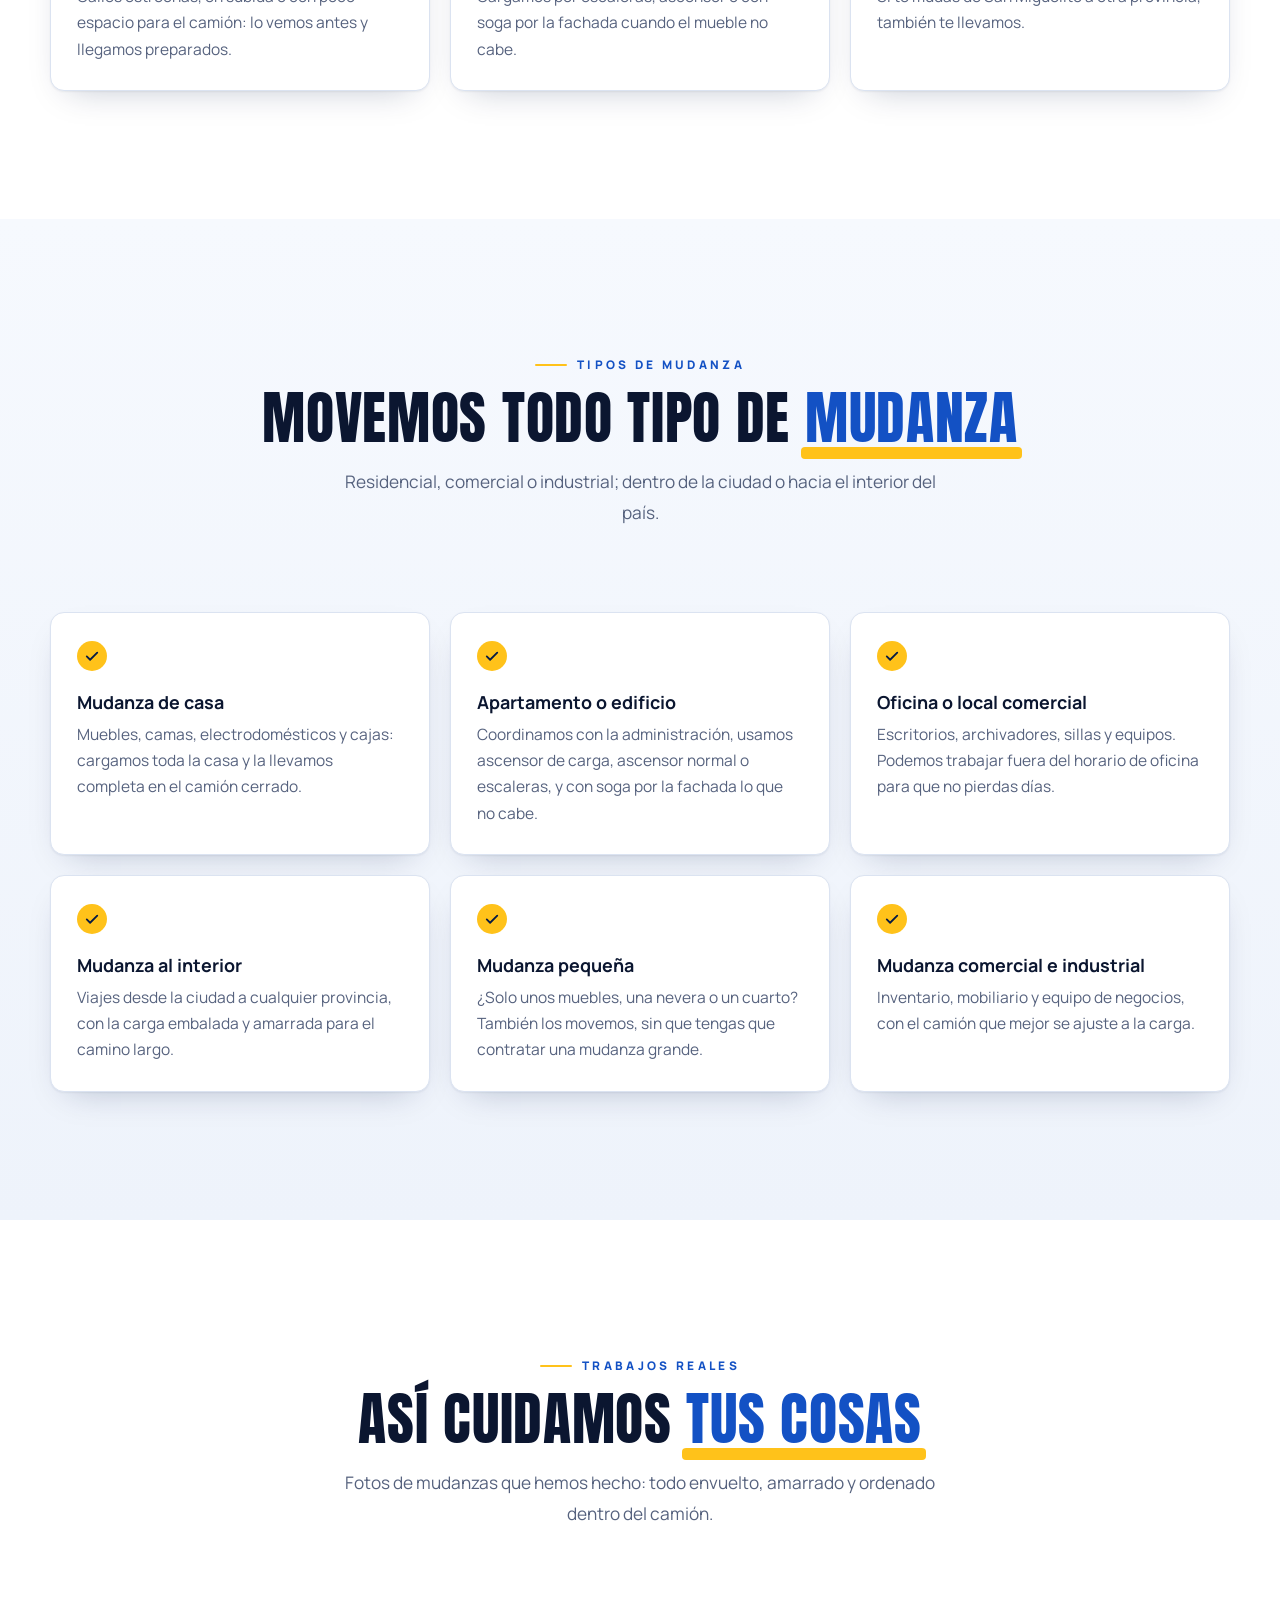
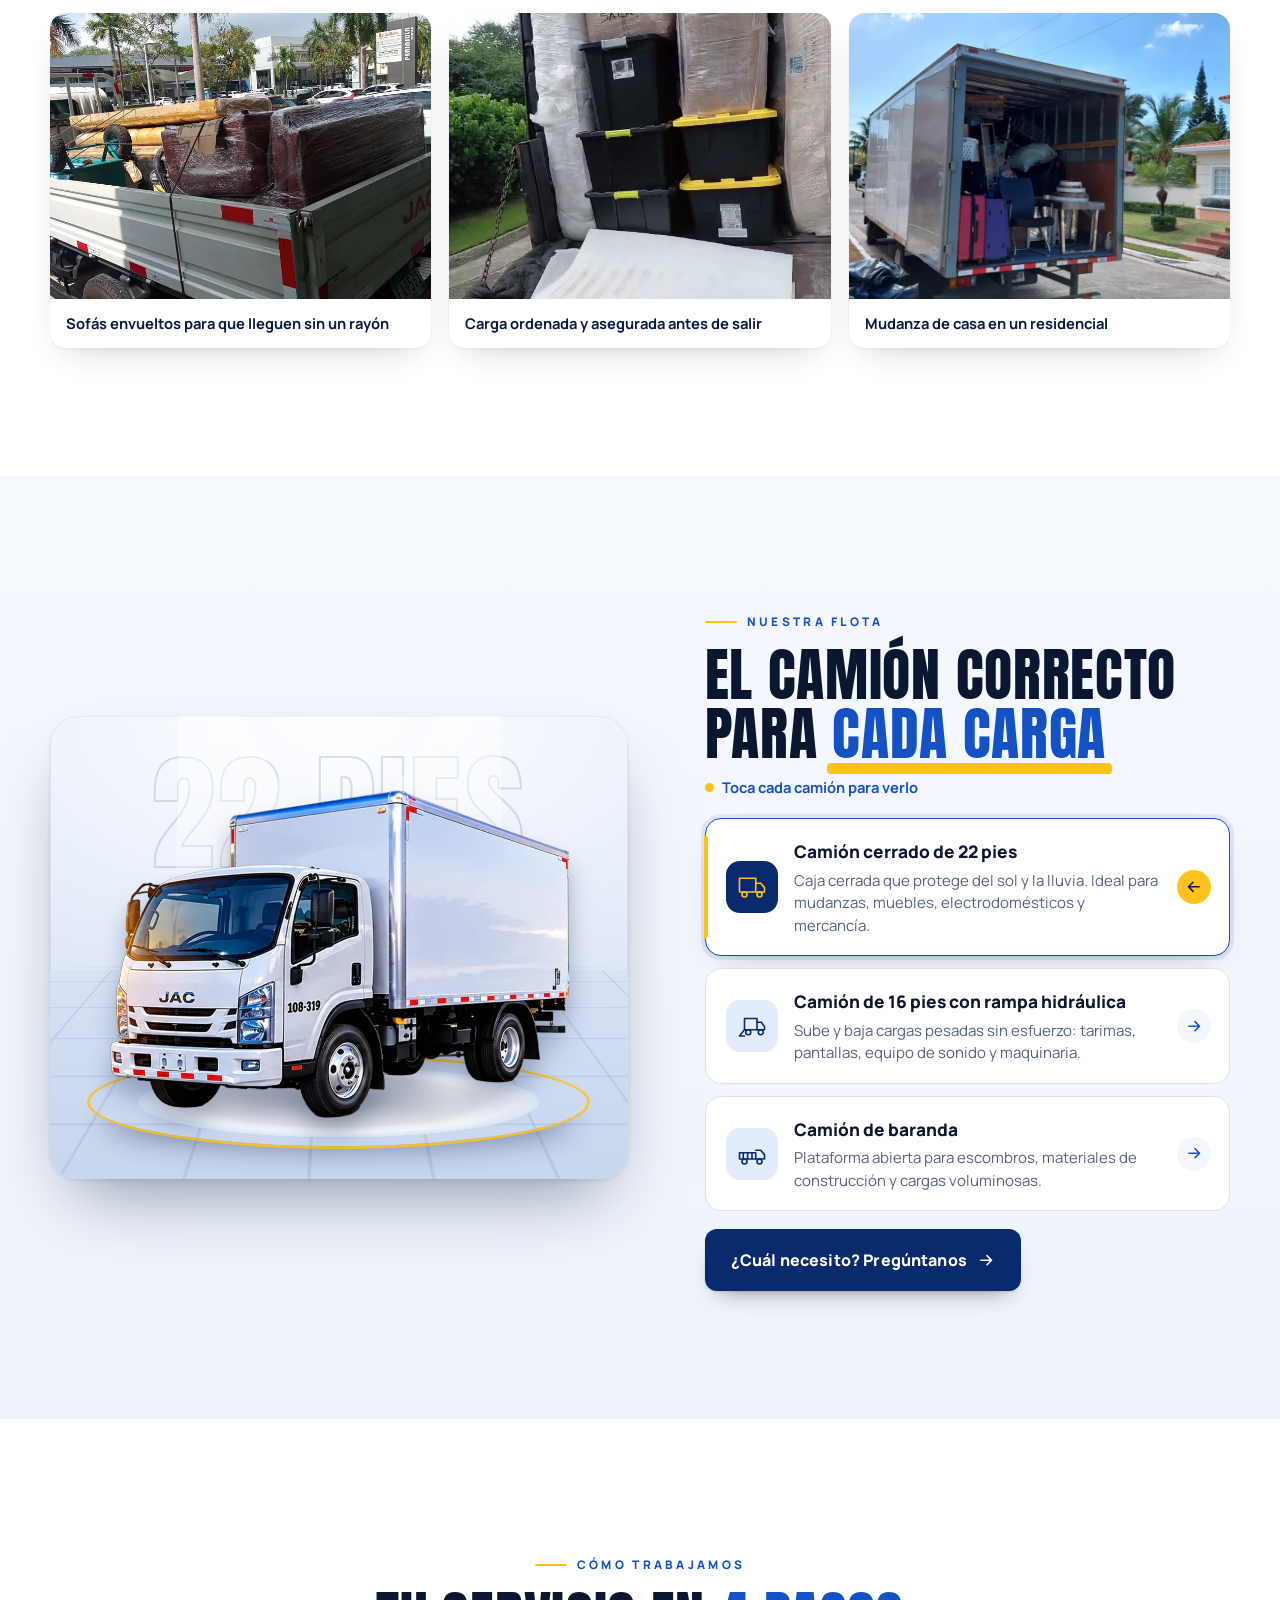
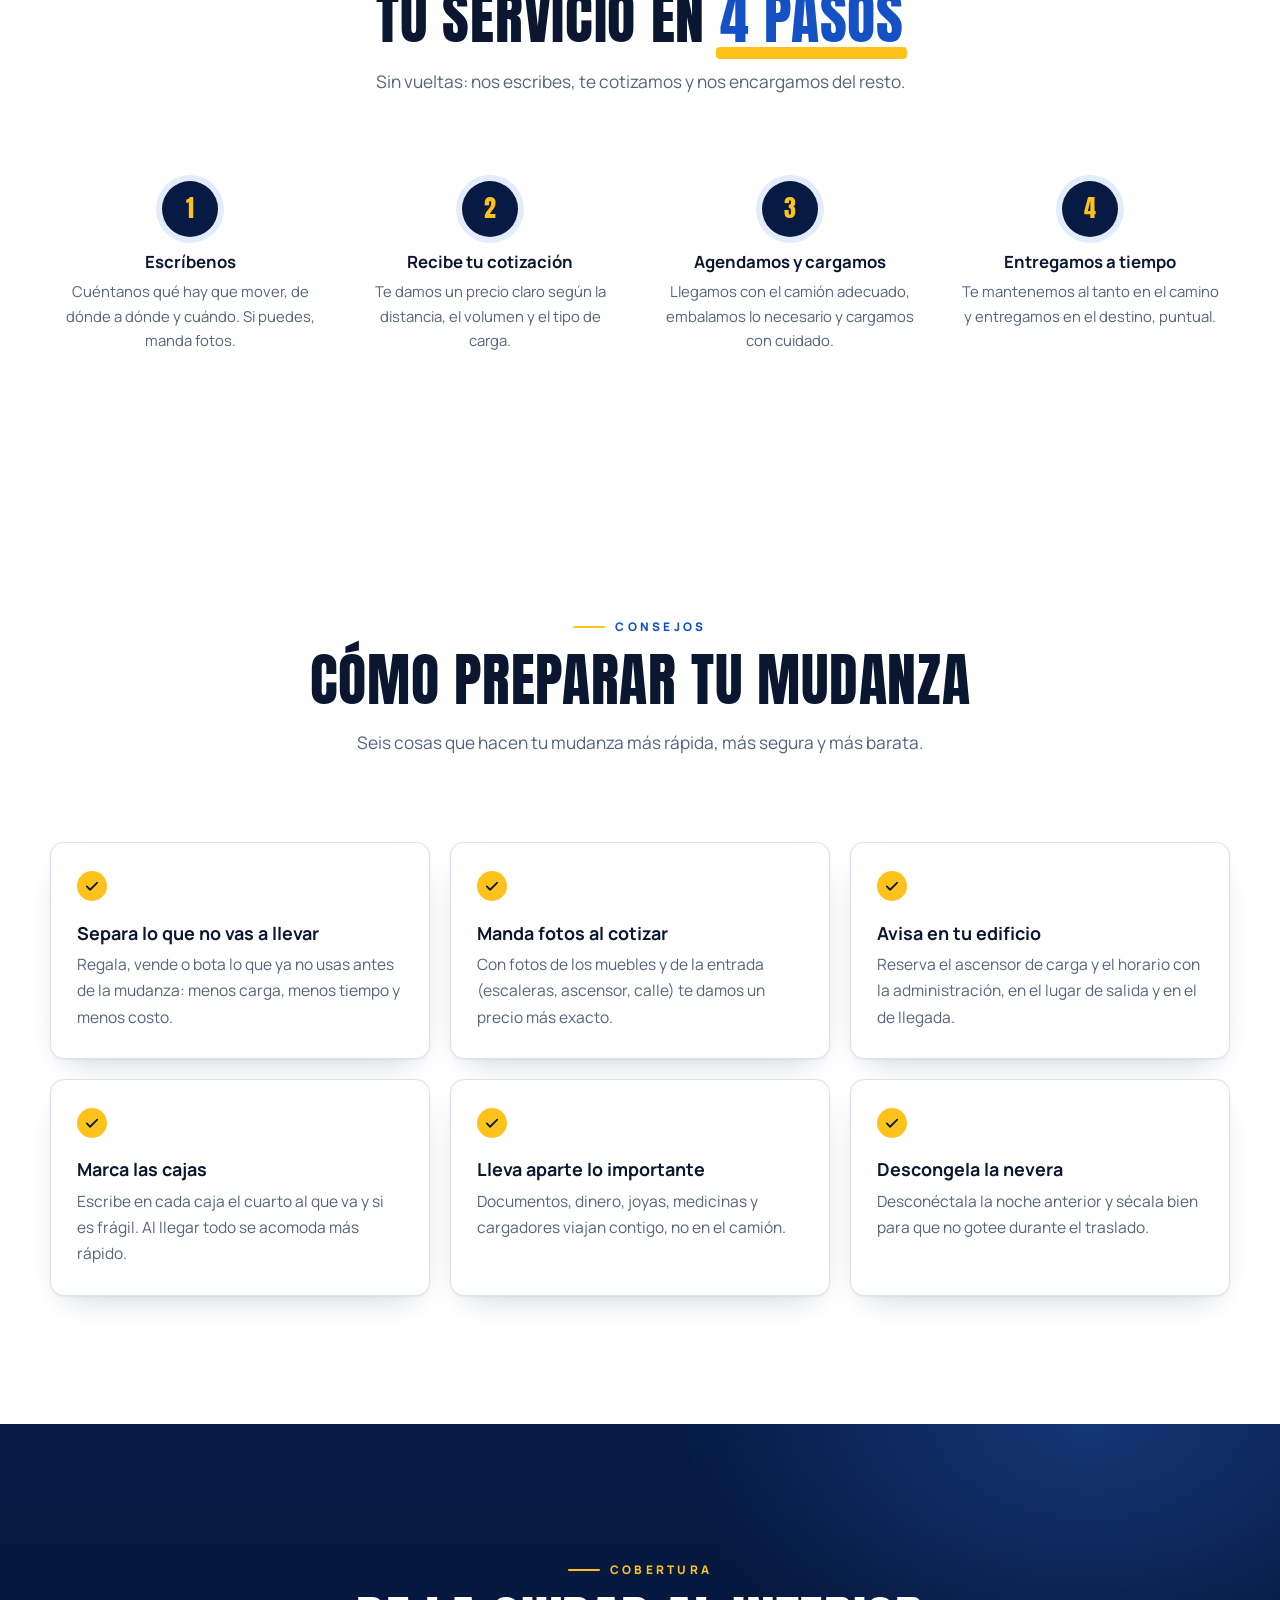
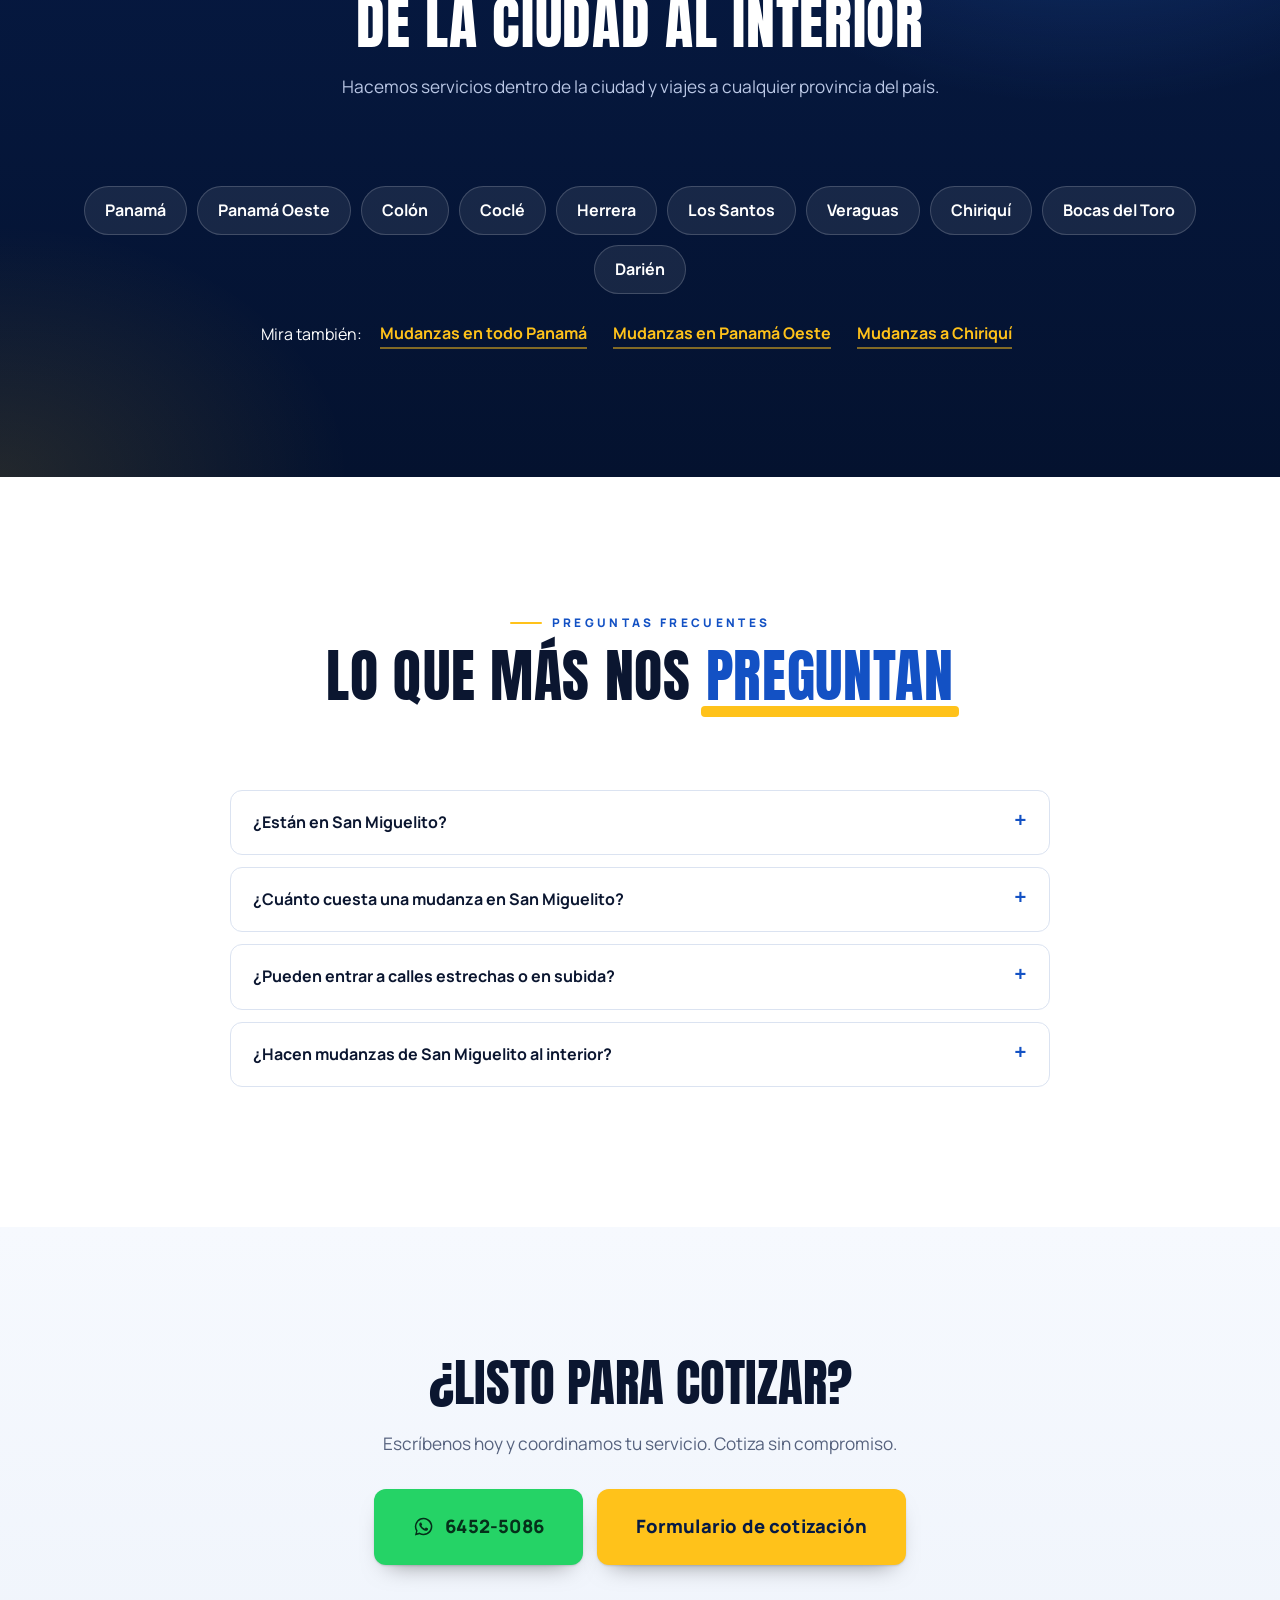
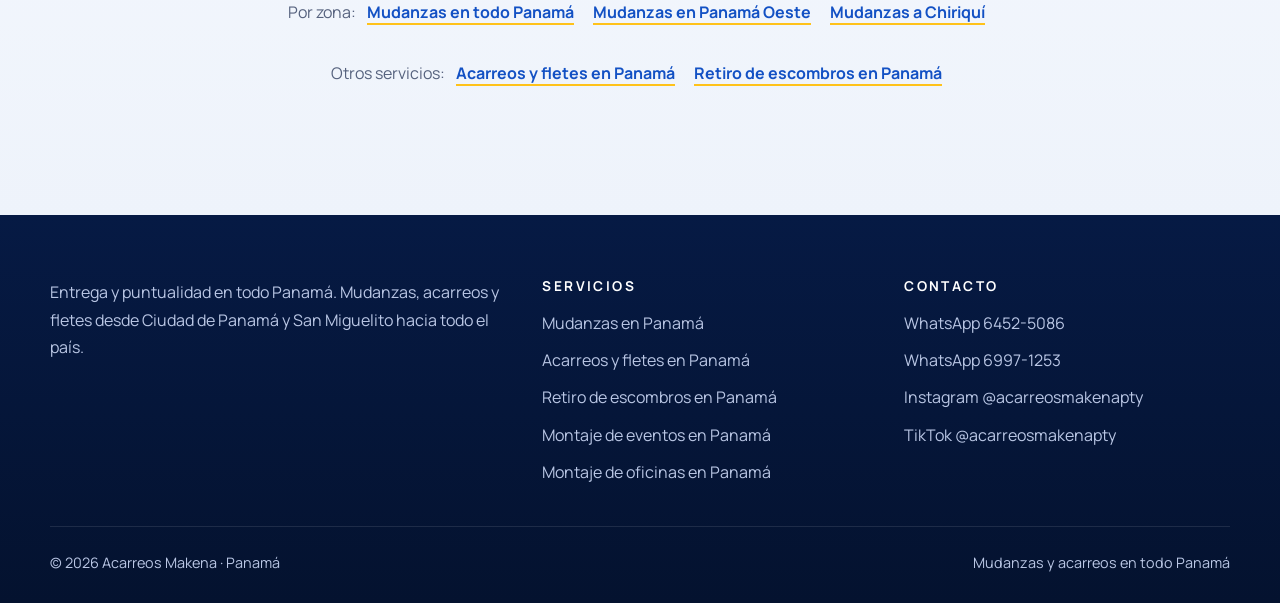
<file: mudanzas-san-miguelito.html>
<!doctype html>
<html lang="es-PA">
<head>
  <meta charset="utf-8">
  <meta name="viewport" content="width=device-width, initial-scale=1, viewport-fit=cover">
  <title>Mudanzas en San Miguelito | Acarreos Makena PTY</title>
  <meta name="description" content="Mudanzas en San Miguelito: casas, apartamentos y oficinas, hacia la ciudad, Panamá Norte, Panamá Este o el interior. Camión cerrado y personal. Cotiza gratis por WhatsApp.">
  <meta name="robots" content="index, follow, max-image-preview:large">
  <link rel="canonical" href="https://acarreosmakena.com/mudanzas-san-miguelito">
  <meta name="theme-color" content="#061a44">
  <meta property="og:type" content="website">
  <meta property="og:locale" content="es_PA">
  <meta property="og:site_name" content="Acarreos Makena PTY">
  <meta property="og:url" content="https://acarreosmakena.com/mudanzas-san-miguelito">
  <meta property="og:title" content="Mudanzas en San Miguelito | Acarreos Makena PTY">
  <meta property="og:description" content="Mudanzas en San Miguelito: casas, apartamentos y oficinas, hacia la ciudad, Panamá Norte, Panamá Este o el interior. Camión cerrado y personal. Cotiza gratis por WhatsApp.">
  <meta property="og:image" content="https://acarreosmakena.com/img/compartir-makena.jpg">
  <meta name="twitter:card" content="summary_large_image">
  <link rel="icon" href="img/favicon.svg" type="image/svg+xml">
  <link rel="icon" href="img/favicon-48.png" sizes="48x48" type="image/png">
  <link rel="apple-touch-icon" href="img/apple-touch-icon.png">
  <script type="application/ld+json">{"@context": "https://schema.org", "@graph": [{"@type": "Service", "name": "Mudanzas en San Miguelito", "serviceType": "Mudanzas", "description": "Mudanzas en San Miguelito: casas, apartamentos y oficinas, hacia la ciudad, Panamá Norte, Panamá Este o el interior. Camión cerrado y personal. Cotiza gratis por WhatsApp.", "provider": {"@id": "https://acarreosmakena.com/#empresa"}, "areaServed": {"@type": "AdministrativeArea", "name": "San Miguelito"}, "url": "https://acarreosmakena.com/mudanzas-san-miguelito"}, {"@type": "BreadcrumbList", "itemListElement": [{"@type": "ListItem", "position": 1, "name": "Inicio", "item": "https://acarreosmakena.com/"}, {"@type": "ListItem", "position": 2, "name": "Mudanzas en Panamá", "item": "https://acarreosmakena.com/mudanzas-en-panama"}, {"@type": "ListItem", "position": 3, "name": "Mudanzas en San Miguelito", "item": "https://acarreosmakena.com/mudanzas-san-miguelito"}]}, {"@type": "FAQPage", "mainEntity": [{"@type": "Question", "name": "¿Están en San Miguelito?", "acceptedAnswer": {"@type": "Answer", "text": "Sí, trabajamos desde Ciudad de Panamá y San Miguelito, así que llegamos rápido a cualquier punto del distrito."}}, {"@type": "Question", "name": "¿Cuánto cuesta una mudanza en San Miguelito?", "acceptedAnswer": {"@type": "Answer", "text": "Depende de la cantidad de cosas, si hay escaleras o ascensor, la distancia al destino y si hace falta embalaje. Mándanos fotos por WhatsApp y te damos un precio claro antes de empezar."}}, {"@type": "Question", "name": "¿Pueden entrar a calles estrechas o en subida?", "acceptedAnswer": {"@type": "Answer", "text": "Sí. Al cotizar cuéntanos cómo es la entrada o mándanos una foto, y elegimos el camión y la forma de cargar que mejor funcionen."}}, {"@type": "Question", "name": "¿Hacen mudanzas de San Miguelito al interior?", "acceptedAnswer": {"@type": "Answer", "text": "Sí. Trabajamos en todo Panamá: dentro de la ciudad y hacia cualquier provincia del interior."}}]}]}</script>
  <link rel="preconnect" href="https://fonts.googleapis.com">
  <link rel="preconnect" href="https://fonts.gstatic.com" crossorigin>
  <link href="https://fonts.googleapis.com/css2?family=Anton&family=DM+Serif+Display&family=Manrope:wght@400;500;600;700;800&display=swap" rel="stylesheet">
  <link rel="stylesheet" href="css/estilos.css?v=2026-11-13i">
  <link rel="stylesheet" href="css/premium.css?v=10">
</head>
<body class="pagina-servicio">
  <svg width="0" height="0" style="position:absolute" aria-hidden="true">
    <defs>
      <symbol id="logo" viewBox="0 0 120 120">
        <g fill="none" stroke="currentColor" stroke-linecap="round">
          <circle cx="60" cy="60" r="52" stroke-width="5" stroke-dasharray="150 6 40 4 90 5 30 3"/>
          <circle cx="60" cy="60" r="55.5" stroke-width="1.6" stroke-dasharray="20 9 44 6 12 14 60 8" opacity=".8"/>
          <circle cx="60" cy="60" r="48.5" stroke-width="1.2" stroke-dasharray="8 12 30 6 50 18" opacity=".6"/>
        </g>
        <text x="60" y="68" text-anchor="middle" font-family="'DM Serif Display', Georgia, serif" font-size="44" fill="currentColor" letter-spacing="-2">MK</text>
        <text x="60" y="82" text-anchor="middle" font-family="Manrope, Arial, sans-serif" font-weight="800" font-size="7.4" fill="currentColor" letter-spacing=".4">ACARREOS MAKENA</text>
      </symbol>
      <symbol id="i-wa" viewBox="0 0 24 24"><path fill="currentColor" d="M12.04 2a9.9 9.9 0 0 0-8.5 15l-1.4 5 5.2-1.4A9.9 9.9 0 1 0 12.04 2Zm0 18.1a8.2 8.2 0 0 1-4.2-1.15l-.3-.18-3.1.82.83-3-.2-.31a8.2 8.2 0 1 1 6.97 3.82Zm4.5-6.14c-.25-.12-1.46-.72-1.69-.8-.23-.08-.39-.12-.55.12-.17.25-.64.8-.78.97-.14.16-.29.18-.53.06a6.7 6.7 0 0 1-3.34-2.92c-.25-.43.25-.4.72-1.33.08-.16.04-.3-.02-.43-.06-.12-.55-1.33-.76-1.82-.2-.48-.4-.41-.55-.42h-.47a.9.9 0 0 0-.66.31 2.77 2.77 0 0 0-.86 2.06 4.8 4.8 0 0 0 1 2.56 11 11 0 0 0 4.22 3.73c1.57.68 2.19.74 2.98.62.48-.07 1.46-.6 1.67-1.18.2-.58.2-1.08.14-1.18-.06-.1-.22-.17-.47-.29Z"/></symbol>
      <symbol id="i-ig" viewBox="0 0 24 24"><path fill="none" stroke="currentColor" stroke-width="1.8" d="M7 2.9h10A4.1 4.1 0 0 1 21.1 7v10a4.1 4.1 0 0 1-4.1 4.1H7A4.1 4.1 0 0 1 2.9 17V7A4.1 4.1 0 0 1 7 2.9Z"/><circle cx="12" cy="12" r="4.2" fill="none" stroke="currentColor" stroke-width="1.8"/><circle cx="17.4" cy="6.6" r="1.2" fill="currentColor"/></symbol>
      <symbol id="i-tiktok" viewBox="0 0 24 24"><path fill="currentColor" d="M16.6 3c.3 2.2 1.6 3.6 3.9 3.8v2.6c-1.4.1-2.6-.3-3.9-1.1v5.6c0 6.6-7.2 8.7-10.1 4-1.9-3-.7-8.3 5.3-8.5v2.8c-.5.1-1 .2-1.4.3-1.4.5-2.1 1.3-1.9 2.8.4 2.9 5.8 3.8 5.3-1.9V3Z"/></symbol>
      <symbol id="i-tel" viewBox="0 0 24 24"><path fill="none" stroke="currentColor" stroke-width="1.8" stroke-linejoin="round" d="M5 3.5h3.2l1.6 4.4-2.2 1.4a11.5 11.5 0 0 0 7.1 7.1l1.4-2.2 4.4 1.6V19a1.9 1.9 0 0 1-2 1.9A16.6 16.6 0 0 1 3.1 5.5 1.9 1.9 0 0 1 5 3.5Z"/></symbol>
      <symbol id="i-flecha" viewBox="0 0 24 24"><path fill="none" stroke="currentColor" stroke-width="2" stroke-linecap="round" stroke-linejoin="round" d="M5 12h14m-6-6 6 6-6 6"/></symbol>
      <!-- piezas de los camiones ilustrados -->
      <linearGradient id="g-cabina" x1="0" y1="0" x2="0" y2="1"><stop offset="0" stop-color="#ffffff"/><stop offset=".55" stop-color="#f1f4fa"/><stop offset="1" stop-color="#cbd6e8"/></linearGradient>
      <linearGradient id="g-vidrio" x1="0" y1="0" x2="1" y2="1"><stop offset="0" stop-color="#8dbcf4"/><stop offset=".4" stop-color="#3866b2"/><stop offset="1" stop-color="#132c63"/></linearGradient>
      <linearGradient id="g-caja" x1="0" y1="0" x2="0" y2="1"><stop offset="0" stop-color="#ffffff"/><stop offset=".55" stop-color="#f2f5fa"/><stop offset="1" stop-color="#d4dcea"/></linearGradient>
      <linearGradient id="g-poste" x1="0" y1="0" x2="1" y2="0"><stop offset="0" stop-color="#aeb9cc"/><stop offset=".45" stop-color="#f5f7fb"/><stop offset="1" stop-color="#9eaac0"/></linearGradient>
      <linearGradient id="g-riel" x1="0" y1="0" x2="0" y2="1"><stop offset="0" stop-color="#f7f9fc"/><stop offset=".5" stop-color="#c3cddd"/><stop offset="1" stop-color="#8e9ab0"/></linearGradient>
      <linearGradient id="g-lona" x1="0" y1="0" x2="0" y2="1"><stop offset="0" stop-color="#3f5a8e"/><stop offset=".22" stop-color="#2b4473"/><stop offset="1" stop-color="#18284a"/></linearGradient>
      <linearGradient id="g-franja" x1="0" y1="0" x2="1" y2="0"><stop offset="0" stop-color="#0a2a6e"/><stop offset="1" stop-color="#1f63d6"/></linearGradient>
      <linearGradient id="g-tanque" x1="0" y1="0" x2="0" y2="1"><stop offset="0" stop-color="#f4f7fb"/><stop offset=".45" stop-color="#bcc7d8"/><stop offset="1" stop-color="#76839c"/></linearGradient>
      <linearGradient id="g-sombra-abajo" x1="0" y1="0" x2="0" y2="1"><stop offset="0" stop-color="#0a1630" stop-opacity="0"/><stop offset="1" stop-color="#0a1630" stop-opacity=".22"/></linearGradient>
      <linearGradient id="g-reflejo" x1="0" y1="0" x2="1" y2="0"><stop offset="0" stop-color="#fff" stop-opacity="0"/><stop offset=".5" stop-color="#fff" stop-opacity=".55"/><stop offset="1" stop-color="#fff" stop-opacity="0"/></linearGradient>
      <radialGradient id="g-llanta"><stop offset=".55" stop-color="#2a303d"/><stop offset=".85" stop-color="#151a24"/><stop offset="1" stop-color="#0b0e14"/></radialGradient>
      <radialGradient id="g-rin" cx=".38" cy=".32"><stop offset="0" stop-color="#ffffff"/><stop offset=".5" stop-color="#c5cfde"/><stop offset="1" stop-color="#7b879c"/></radialGradient>
      <linearGradient id="g-haz" x1="0" y1="0" x2="1" y2="0"><stop offset="0" stop-color="#fff3b0" stop-opacity=".55"/><stop offset="1" stop-color="#fff3b0" stop-opacity="0"/></linearGradient>
      <pattern id="p-cinta" width="16" height="6" patternUnits="userSpaceOnUse"><rect width="8" height="6" fill="#e11d2e"/><rect x="8" width="8" height="6" fill="#ffffff"/></pattern>
      <pattern id="p-remaches" width="9" height="4" patternUnits="userSpaceOnUse"><circle cx="4.5" cy="2" r=".9" fill="#7d899f"/><circle cx="4.2" cy="1.7" r=".35" fill="#fff"/></pattern>
      <pattern id="p-diamante" width="6" height="6" patternUnits="userSpaceOnUse"><rect width="6" height="6" fill="#4c5669"/><path d="M1 4l2-2M3.5 5.5l2-2" stroke="#7a859a" stroke-width="1" stroke-linecap="round"/></pattern>
      <!-- llanta con banda, rin con perforaciones y tuercas -->
      <symbol id="s-rueda" viewBox="-24 -24 48 48">
        <circle r="23" fill="url(#g-llanta)"/>
        <circle r="21.2" fill="none" stroke="#06080c" stroke-width="2.6" stroke-dasharray="2.6 1.9"/>
        <circle r="17.4" fill="none" stroke="#3a4253" stroke-width=".8"/>
        <circle r="15" fill="#2c3341"/>
        <circle r="13.6" fill="url(#g-rin)" stroke="#5b667c" stroke-width=".8"/>
        <circle r="11.2" fill="none" stroke="#97a3b8" stroke-width="1.1"/>
        <g fill="#3a4357"><ellipse cx="0" cy="-8.6" rx="2" ry="2.6"/><ellipse cx="0" cy="8.6" rx="2" ry="2.6"/><ellipse cx="-8.6" cy="0" rx="2.6" ry="2"/><ellipse cx="8.6" cy="0" rx="2.6" ry="2"/><ellipse cx="6.1" cy="-6.1" rx="2" ry="2.4" transform="rotate(45 6.1 -6.1)"/><ellipse cx="-6.1" cy="6.1" rx="2" ry="2.4" transform="rotate(45 -6.1 6.1)"/><ellipse cx="-6.1" cy="-6.1" rx="2" ry="2.4" transform="rotate(-45 -6.1 -6.1)"/><ellipse cx="6.1" cy="6.1" rx="2" ry="2.4" transform="rotate(-45 6.1 6.1)"/></g>
        <circle r="5.6" fill="#d9e0ea" stroke="#6d7990" stroke-width=".8"/>
        <g fill="#5b667c"><circle cx="0" cy="-3.6" r="1"/><circle cx="3.1" cy="-1.8" r="1"/><circle cx="3.1" cy="1.8" r="1"/><circle cx="0" cy="3.6" r="1"/><circle cx="-3.1" cy="1.8" r="1"/><circle cx="-3.1" cy="-1.8" r="1"/></g>
        <circle r="1.6" fill="#3c4558"/>
        <path d="M-9 -9.5a13 13 0 0 1 7-3" stroke="#fff" stroke-width="1.4" stroke-linecap="round" fill="none" opacity=".75"/>
      </symbol>
      <!-- cabina JAC vista de lado, mirando a la derecha (la base del chasis en y=100) -->
      <symbol id="s-cabina" viewBox="0 0 124 112" overflow="visible">
        <!-- luces de gálibo del techo -->
        <g fill="#ffb020"><rect x="58" y="-1" width="6" height="3" rx="1"/><rect x="68" y="-1" width="6" height="3" rx="1"/><rect x="78" y="0" width="6" height="3" rx="1"/></g>
        <!-- carrocería -->
        <path d="M4 8Q4 2 10 2H74Q86 2 93 10L111 41Q117 51 117 61V92Q117 100 109 100H4Z" fill="url(#g-cabina)" stroke="#aebbd2" stroke-width="1.2"/>
        <path d="M4 74H117V92Q117 100 109 100H4Z" fill="url(#g-sombra-abajo)"/>
        <path d="M8 4.5H73Q84 4.5 90 11" fill="none" stroke="#fff" stroke-width="1.6" stroke-linecap="round" opacity=".9"/>
        <!-- vidrio con marco, timón y asiento -->
        <path d="M12 10H72Q81 10 87 18L101 45H12Z" fill="#1a2233"/>
        <path d="M14 12H71Q79 12 85 20L98 43H14Z" fill="url(#g-vidrio)"/>
        <path d="M58 43a12 6 0 0 1 22-9" stroke="#0e1a36" stroke-width="2.4" fill="none" stroke-linecap="round"/>
        <path d="M22 43V24q0-5 5-5h6q4 0 4 5v19" fill="#0e1a36" opacity=".55"/>
        <path d="M30 13h11L27 42H17Z" fill="#fff" opacity=".24"/>
        <path d="M46 13h4L36 42h-4Z" fill="#fff" opacity=".14"/>
        <path d="M86 19l13 26" stroke="#1a2233" stroke-width="3.2" stroke-linecap="round"/>
        <!-- puerta -->
        <path d="M11 47H86V79Q86 92 74 95H11Z" fill="none" stroke="#b4c0d5" stroke-width="1.3"/>
        <rect x="63" y="54" width="15" height="5" rx="2.5" fill="#c9d2e1"/>
        <rect x="65" y="55.2" width="11" height="2.6" rx="1.3" fill="#6f7b91"/>
        <circle cx="80.5" cy="56.5" r="1.1" fill="#6f7b91"/>
        <!-- logo -->
        <circle cx="38" cy="70" r="9" fill="#fff" stroke="#0a2a6e" stroke-width="1.6"/>
        <circle cx="38" cy="70" r="7" fill="none" stroke="#0a2a6e" stroke-width=".5" stroke-dasharray="5 1.5 2 1"/>
        <text x="38" y="73.2" text-anchor="middle" font-family="'DM Serif Display', Georgia, serif" font-size="8.6" fill="#0a2a6e">MK</text>
        <!-- guardafango y arco de la rueda delantera -->
        <path d="M60 100a27 27 0 0 1 54 0Z" fill="#1a202c"/>
        <path d="M58 100a29 29 0 0 1 58 0" fill="none" stroke="#2a3140" stroke-width="4.5"/>
        <path d="M60.5 97a26.5 26.5 0 0 1 9-17" fill="none" stroke="#4a5469" stroke-width="1.2"/>
        <!-- frente: faro, direccional, defensa y neblinero -->
        <path d="M108 61h6.5q3 0 3 3v12q0 3-3 3H108Z" fill="#dfe6f0" stroke="#aebbd2" stroke-width="1"/>
        <path d="M109.5 63h5q1.6 0 1.6 1.6v6.4h-6.6Z" fill="#fff8d6"/>
        <rect x="109.5" y="72" width="6.6" height="4.5" rx="1" fill="#ffb020"/>
        <rect x="100" y="84" width="20" height="16" rx="3.5" fill="#e3e9f2" stroke="#aebbd2" stroke-width="1"/>
        <rect x="102" y="86.5" width="16" height="4" rx="1.5" fill="#3a4357"/>
        <circle cx="114.5" cy="88.5" r="1.4" fill="#fff4c2"/>
        <rect x="102" y="94.5" width="16" height="3" fill="url(#p-cinta)"/>
        <rect x="88" y="80" width="5" height="2.6" rx="1" fill="#ffb020"/>
        <!-- espejos -->
        <path d="M95 30l11-9" stroke="#1c2333" stroke-width="2.4" stroke-linecap="round"/>
        <path d="M96 38l9-5" stroke="#1c2333" stroke-width="1.8" stroke-linecap="round"/>
        <rect x="104" y="7" width="8" height="22" rx="2.5" fill="#1c2333"/>
        <rect x="105.3" y="9" width="2" height="17" rx="1" fill="#6b84b5" opacity=".7"/>
        <rect x="103.5" y="30" width="6" height="7" rx="2" fill="#1c2333"/>
        <!-- escalón -->
        <rect x="24" y="100" width="34" height="6" rx="1.5" fill="#3a4357"/>
        <path d="M27 102.5h28M27 104.5h28" stroke="#5c667c" stroke-width=".8"/>
      </symbol>
      <!-- chasis común: travesaños, tanque con correas, batería, defensa lateral -->
      <symbol id="s-chasis" viewBox="0 0 220 30" overflow="visible">
        <rect x="0" y="0" width="220" height="8" fill="#1d2330"/>
        <g fill="#2c3445"><rect x="10" y="0" width="4" height="10"/><rect x="60" y="0" width="4" height="10"/><rect x="110" y="0" width="4" height="10"/><rect x="160" y="0" width="4" height="10"/></g>
        <rect x="140" y="5" width="46" height="15" rx="7.5" fill="url(#g-tanque)"/>
        <rect x="150" y="4" width="3.5" height="17" rx="1" fill="#3a4357"/><rect x="172" y="4" width="3.5" height="17" rx="1" fill="#3a4357"/>
        <circle cx="182" cy="9" r="2.4" fill="#5b667c"/>
        <rect x="118" y="6" width="18" height="13" rx="2" fill="#2a3140"/><rect x="120" y="8" width="14" height="2" fill="#4a5469"/>
        <g fill="#c9d2e1"><rect x="40" y="13" width="96" height="3" rx="1.5"/><rect x="40" y="19" width="96" height="3" rx="1.5"/></g>
        <g fill="#8e9ab0"><rect x="44" y="12" width="3" height="11"/><rect x="88" y="12" width="3" height="11"/><rect x="130" y="12" width="3" height="11"/></g>
      </symbol>
      <symbol id="i-check" viewBox="0 0 24 24"><path fill="none" stroke="currentColor" stroke-width="2.4" stroke-linecap="round" stroke-linejoin="round" d="m5 12.5 4.5 4.5L19 7.5"/></symbol>
    </defs>
  </svg>

  <header class="cabecera con-fondo" id="cabecera">
    <div class="contenedor cabecera__fila">
      <a href="./" class="marca" aria-label="Acarreos Makena, inicio">
        <svg class="marca__logo"><use href="#logo"/></svg>
        <span class="marca__texto"><b>Acarreos</b> Makena</span>
      </a>
      <nav class="menu" id="menu" aria-label="Principal">
        <a href="./">Inicio</a>
        <a href="servicios">Servicios</a>
        <a href="mudanzas-en-panama">Mudanzas</a>
        <a href="acarreos-en-panama">Acarreos</a>
        <a href="retiro-de-escombros-panama">Escombros</a>
        <a href="https://wa.me/50764525086?text=Hola%20Acarreos%20Makena%2C%20quiero%20cotizar%20una%20mudanza%20en%20San%20Miguelito." target="_blank" rel="noopener" class="boton boton--amarillo boton--chico menu__cta">Cotizar ahora</a>
      </nav>
      <button class="hamburguesa" id="hamburguesa" aria-label="Abrir menú" aria-expanded="false" aria-controls="menu"><span></span><span></span><span></span></button>
    </div>
  </header>

  <main>
    <section class="sv-hero">
      <div class="contenedor sv-hero__grid">
        <div>
          <nav class="sv-migas" aria-label="Ruta"><a href="./">Inicio</a> <span>›</span> <a href="mudanzas-en-panama">Mudanzas</a> <span>›</span> San Miguelito</nav>
          <h1>Mudanzas en <span>San Miguelito</span></h1>
          <p class="sv-lead">Trabajamos desde San Miguelito: llegamos rápido a tu casa, apartamento u oficina y te mudamos a cualquier parte de la ciudad o del país.</p>
          <div class="sv-botones">
            <a class="boton boton--whatsapp boton--brillo" href="https://wa.me/50764525086?text=Hola%20Acarreos%20Makena%2C%20quiero%20cotizar%20una%20mudanza%20en%20San%20Miguelito." target="_blank" rel="noopener"><svg class="ico"><use href="#i-wa"/></svg> Cotizar mi mudanza</a>
            <a class="boton boton--contorno" href="tel:+50764525086"><svg class="ico"><use href="#i-tel"/></svg> Llamar 6452-5086</a>
          </div>
          <ul class="sv-garantias"><li><svg class="ico"><use href="#i-check"/></svg> Operativo 24/7</li><li><svg class="ico"><use href="#i-check"/></svg> Atención personalizada</li><li><svg class="ico"><use href="#i-check"/></svg> Manejo de frágiles</li></ul>
        </div>
        <div class="sv-hero__foto"><img src="media/servicio-mudanza-casa.webp" alt="Camión cerrado de Acarreos Makena lleno con una mudanza frente a una casa" width="960" height="640"></div>
      </div>
    </section>

    <section class="seccion">
      <div class="contenedor">
        <header class="seccion__cabeza" data-revelar><p class="sobretitulo">San Miguelito</p><h2>Mudanzas desde y hacia San Miguelito</h2><p class="seccion__intro">Conocemos el distrito: sus barriadas, sus calles en subida y sus edificios. Eso nos ayuda a planificar bien la carga y el recorrido.</p></header>
        <div class="sv-items">
<article class="sv-item" data-revelar style="--d:0"><svg class="ico"><use href="#i-check"/></svg><h3>Todo el distrito</h3><p>Amelia Denis de Icaza, Belisario Porras, José Domingo Espinar, Mateo Iturralde, Victoriano Lorenzo, Arnulfo Arias, Belisario Frías, Omar Torrijos y Rufina Alfaro.</p></article>
<article class="sv-item" data-revelar style="--d:1"><svg class="ico"><use href="#i-check"/></svg><h3>Hacia la ciudad</h3><p>Mudanzas de San Miguelito a cualquier corregimiento de la Ciudad de Panamá, y de la ciudad hacia San Miguelito.</p></article>
<article class="sv-item" data-revelar style="--d:2"><svg class="ico"><use href="#i-check"/></svg><h3>Panamá Norte y Este</h3><p>Viajes a Las Cumbres, Chilibre, Tocumen, 24 de Diciembre, Pacora y alrededores.</p></article>
<article class="sv-item" data-revelar style="--d:3"><svg class="ico"><use href="#i-check"/></svg><h3>Calles y accesos difíciles</h3><p>Calles estrechas, en subida o con poco espacio para el camión: lo vemos antes y llegamos preparados.</p></article>
<article class="sv-item" data-revelar style="--d:4"><svg class="ico"><use href="#i-check"/></svg><h3>Casas y edificios</h3><p>Cargamos por escaleras, ascensor o con soga por la fachada cuando el mueble no cabe.</p></article>
<article class="sv-item" data-revelar style="--d:5"><svg class="ico"><use href="#i-check"/></svg><h3>Al interior</h3><p>Si te mudas de San Miguelito a otra provincia, también te llevamos.</p></article>
        </div>
      </div>
    </section>

    <section class="seccion seccion--clara">
      <div class="contenedor">
        <header class="seccion__cabeza" data-revelar><p class="sobretitulo">Tipos de mudanza</p><h2>Movemos todo tipo de <span class="subrayado">mudanza</span></h2><p class="seccion__intro">Residencial, comercial o industrial; dentro de la ciudad o hacia el interior del país.</p></header>
        <div class="sv-items">
<article class="sv-item" data-revelar style="--d:0"><svg class="ico"><use href="#i-check"/></svg><h3>Mudanza de casa</h3><p>Muebles, camas, electrodomésticos y cajas: cargamos toda la casa y la llevamos completa en el camión cerrado.</p></article>
<article class="sv-item" data-revelar style="--d:1"><svg class="ico"><use href="#i-check"/></svg><h3>Apartamento o edificio</h3><p>Coordinamos con la administración, usamos ascensor de carga, ascensor normal o escaleras, y con soga por la fachada lo que no cabe.</p></article>
<article class="sv-item" data-revelar style="--d:2"><svg class="ico"><use href="#i-check"/></svg><h3>Oficina o local comercial</h3><p>Escritorios, archivadores, sillas y equipos. Podemos trabajar fuera del horario de oficina para que no pierdas días.</p></article>
<article class="sv-item" data-revelar style="--d:3"><svg class="ico"><use href="#i-check"/></svg><h3>Mudanza al interior</h3><p>Viajes desde la ciudad a cualquier provincia, con la carga embalada y amarrada para el camino largo.</p></article>
<article class="sv-item" data-revelar style="--d:4"><svg class="ico"><use href="#i-check"/></svg><h3>Mudanza pequeña</h3><p>¿Solo unos muebles, una nevera o un cuarto? También los movemos, sin que tengas que contratar una mudanza grande.</p></article>
<article class="sv-item" data-revelar style="--d:5"><svg class="ico"><use href="#i-check"/></svg><h3>Mudanza comercial e industrial</h3><p>Inventario, mobiliario y equipo de negocios, con el camión que mejor se ajuste a la carga.</p></article>
        </div>
      </div>
    </section>

    <section class="seccion">
      <div class="contenedor">
        <header class="seccion__cabeza" data-revelar><p class="sobretitulo">Trabajos reales</p><h2>Así cuidamos <span class="subrayado">tus cosas</span></h2><p class="seccion__intro">Fotos de mudanzas que hemos hecho: todo envuelto, amarrado y ordenado dentro del camión.</p></header>
        <div class="sv-galeria">
          <figure data-revelar style="--d:0"><img src="media/ig-sofas-embalados.webp" alt="Sofás envueltos en plástico dentro del camión de Acarreos Makena" width="1000" height="563" loading="lazy"><figcaption>Sofás envueltos para que lleguen sin un rayón</figcaption></figure>
          <figure data-revelar style="--d:1"><img src="media/galeria-mudanza-ordenada.jpg" alt="Mudanza embalada y ordenada dentro del camión cerrado" width="848" height="474" loading="lazy"><figcaption>Carga ordenada y asegurada antes de salir</figcaption></figure>
          <figure data-revelar style="--d:2"><img src="media/servicio-mudanza-casa.webp" alt="Camión cerrado de Acarreos Makena cargado con una mudanza frente a una casa" width="960" height="640" loading="lazy"><figcaption>Mudanza de casa en un residencial</figcaption></figure>
        </div>
      </div>
    </section>

    <section class="seccion seccion--clara" id="flota">
      <div class="contenedor flota">
        <!-- showroom: muestra el camión de la tarjeta elegida -->
        <div class="garaje" id="garaje" data-revelar data-activo="cerrado">
          <span class="garaje__medida" id="garaje-medida" aria-hidden="true">22 pies</span>
          <span class="garaje__luz garaje__luz--1" aria-hidden="true"></span>
          <span class="garaje__luz garaje__luz--2" aria-hidden="true"></span>
          <span class="garaje__piso" aria-hidden="true"></span>
          <figure class="garaje__vehiculo activo" data-vehiculo="cerrado">
            <img src="img/flota-cerrado.webp" alt="Camión cerrado de 22 pies de Acarreos Makena" width="900" height="644" loading="lazy">
          </figure>
          <figure class="garaje__vehiculo" data-vehiculo="rampa">
            <img src="img/flota-rampa.webp" alt="Camión de 16 pies con carpa y rampa hidráulica de Acarreos Makena" width="900" height="599" loading="lazy">
          </figure>
          <figure class="garaje__vehiculo" data-vehiculo="baranda">
            <img src="img/flota-baranda.webp" alt="Camión de baranda de Acarreos Makena" width="900" height="534" loading="lazy">
          </figure>
        </div>
        <div class="flota__texto">
          <p class="sobretitulo" data-revelar>Nuestra flota</p>
          <h2 data-revelar style="--d:1">El camión correcto para <span class="subrayado">cada carga</span></h2>
          <p class="flota__pista" data-revelar style="--d:1">Toca cada camión para verlo</p>
          <div class="vehiculos" role="group" aria-label="Elige un camión">
          <button type="button" class="vehiculo activo" data-vehiculo="cerrado" data-medida="22 pies" aria-pressed="true" data-revelar style="--d:2">
            <span class="vehiculo__ico"><svg viewBox="0 0 48 48"><path d="M4 32h26V10H4Z"/><path d="M30 18h8l6 7v7H30"/><circle cx="12" cy="36" r="4"/><circle cx="36" cy="36" r="4"/></svg></span>
            <span class="vehiculo__txt">
              <b>Camión cerrado de 22 pies</b>
              <span>Caja cerrada que protege del sol y la lluvia. Ideal para mudanzas, muebles, electrodomésticos y mercancía.</span>
            </span>
            <span class="vehiculo__ojo" aria-hidden="true"><svg class="ico"><use href="#i-flecha"/></svg></span>
          </button>
          <button type="button" class="vehiculo" data-vehiculo="rampa" data-medida="16 pies" aria-pressed="false" data-revelar style="--d:3">
            <span class="vehiculo__ico"><svg viewBox="0 0 48 48"><path d="M12 30h20V12H12Z"/><path d="M32 18h7l5 7v5H32"/><circle cx="18" cy="34" r="4"/><circle cx="38" cy="34" r="4"/><path d="M12 30 4 40h8"/></svg></span>
            <span class="vehiculo__txt">
              <b>Camión de 16 pies con rampa hidráulica</b>
              <span>Sube y baja cargas pesadas sin esfuerzo: tarimas, pantallas, equipo de sonido y maquinaria.</span>
            </span>
            <span class="vehiculo__ojo" aria-hidden="true"><svg class="ico"><use href="#i-flecha"/></svg></span>
          </button>
          <button type="button" class="vehiculo" data-vehiculo="baranda" data-medida="Baranda" aria-pressed="false" data-revelar style="--d:4">
            <span class="vehiculo__ico"><svg viewBox="0 0 48 48"><path d="M4 32h26M4 32V22M30 32V22M4 22h26M10 22v10M17 22v10M24 22v10"/><path d="M30 18h8l6 7v7H30"/><circle cx="12" cy="36" r="4"/><circle cx="36" cy="36" r="4"/></svg></span>
            <span class="vehiculo__txt">
              <b>Camión de baranda</b>
              <span>Plataforma abierta para escombros, materiales de construcción y cargas voluminosas.</span>
            </span>
            <span class="vehiculo__ojo" aria-hidden="true"><svg class="ico"><use href="#i-flecha"/></svg></span>
          </button>
          </div>
          <a class="boton boton--azul" href="https://wa.me/50764525086?text=Hola%20Acarreos%20Makena%2C%20quiero%20cotizar%20una%20mudanza%20en%20San%20Miguelito." target="_blank" rel="noopener" data-revelar style="--d:5">¿Cuál necesito? Pregúntanos <svg class="ico"><use href="#i-flecha"/></svg></a>
        </div>
      </div>
    </section>

    <section class="seccion">
      <div class="contenedor">
        <header class="seccion__cabeza" data-revelar><p class="sobretitulo">Cómo trabajamos</p><h2>Tu servicio en <span class="subrayado">4 pasos</span></h2><p class="seccion__intro">Sin vueltas: nos escribes, te cotizamos y nos encargamos del resto.</p></header>
        <ol class="sv-pasos">
<li class="sv-paso" data-revelar style="--d:0"><b>1</b><h3>Escríbenos</h3><p>Cuéntanos qué hay que mover, de dónde a dónde y cuándo. Si puedes, manda fotos.</p></li>
<li class="sv-paso" data-revelar style="--d:1"><b>2</b><h3>Recibe tu cotización</h3><p>Te damos un precio claro según la distancia, el volumen y el tipo de carga.</p></li>
<li class="sv-paso" data-revelar style="--d:2"><b>3</b><h3>Agendamos y cargamos</h3><p>Llegamos con el camión adecuado, embalamos lo necesario y cargamos con cuidado.</p></li>
<li class="sv-paso" data-revelar style="--d:3"><b>4</b><h3>Entregamos a tiempo</h3><p>Te mantenemos al tanto en el camino y entregamos en el destino, puntual.</p></li>
        </ol>
      </div>
    </section>

    <section class="seccion">
      <div class="contenedor">
        <header class="seccion__cabeza" data-revelar><p class="sobretitulo">Consejos</p><h2>Cómo preparar tu mudanza</h2><p class="seccion__intro">Seis cosas que hacen tu mudanza más rápida, más segura y más barata.</p></header>
        <div class="sv-items">
<article class="sv-item" data-revelar style="--d:0"><svg class="ico"><use href="#i-check"/></svg><h3>Separa lo que no vas a llevar</h3><p>Regala, vende o bota lo que ya no usas antes de la mudanza: menos carga, menos tiempo y menos costo.</p></article>
<article class="sv-item" data-revelar style="--d:1"><svg class="ico"><use href="#i-check"/></svg><h3>Manda fotos al cotizar</h3><p>Con fotos de los muebles y de la entrada (escaleras, ascensor, calle) te damos un precio más exacto.</p></article>
<article class="sv-item" data-revelar style="--d:2"><svg class="ico"><use href="#i-check"/></svg><h3>Avisa en tu edificio</h3><p>Reserva el ascensor de carga y el horario con la administración, en el lugar de salida y en el de llegada.</p></article>
<article class="sv-item" data-revelar style="--d:3"><svg class="ico"><use href="#i-check"/></svg><h3>Marca las cajas</h3><p>Escribe en cada caja el cuarto al que va y si es frágil. Al llegar todo se acomoda más rápido.</p></article>
<article class="sv-item" data-revelar style="--d:4"><svg class="ico"><use href="#i-check"/></svg><h3>Lleva aparte lo importante</h3><p>Documentos, dinero, joyas, medicinas y cargadores viajan contigo, no en el camión.</p></article>
<article class="sv-item" data-revelar style="--d:5"><svg class="ico"><use href="#i-check"/></svg><h3>Descongela la nevera</h3><p>Desconéctala la noche anterior y sécala bien para que no gotee durante el traslado.</p></article>
        </div>
      </div>
    </section>

    <section class="seccion seccion--oscura">
      <div class="contenedor">
        <header class="seccion__cabeza" data-revelar><p class="sobretitulo sobretitulo--claro">Cobertura</p><h2>De la ciudad al interior</h2><p class="seccion__intro">Hacemos servicios dentro de la ciudad y viajes a cualquier provincia del país.</p></header>
        <ul class="sv-prov"><li>Panamá</li><li>Panamá Oeste</li><li>Colón</li><li>Coclé</li><li>Herrera</li><li>Los Santos</li><li>Veraguas</li><li>Chiriquí</li><li>Bocas del Toro</li><li>Darién</li></ul>
        <p class="sv-zonas">Mira también: <a class="sv-rel" href="mudanzas-en-panama">Mudanzas en todo Panamá</a> <a class="sv-rel" href="mudanzas-panama-oeste">Mudanzas en Panamá Oeste</a> <a class="sv-rel" href="mudanzas-a-chiriqui">Mudanzas a Chiriquí</a></p>
      </div>
    </section>

    <section class="seccion">
      <div class="contenedor contenedor--angosto">
        <header class="seccion__cabeza" data-revelar><p class="sobretitulo">Preguntas frecuentes</p><h2>Lo que más nos <span class="subrayado">preguntan</span></h2></header>
<details class="sv-faq"><summary>¿Están en San Miguelito?</summary><p>Sí, trabajamos desde Ciudad de Panamá y San Miguelito, así que llegamos rápido a cualquier punto del distrito.</p></details>
<details class="sv-faq"><summary>¿Cuánto cuesta una mudanza en San Miguelito?</summary><p>Depende de la cantidad de cosas, si hay escaleras o ascensor, la distancia al destino y si hace falta embalaje. Mándanos fotos por WhatsApp y te damos un precio claro antes de empezar.</p></details>
<details class="sv-faq"><summary>¿Pueden entrar a calles estrechas o en subida?</summary><p>Sí. Al cotizar cuéntanos cómo es la entrada o mándanos una foto, y elegimos el camión y la forma de cargar que mejor funcionen.</p></details>
<details class="sv-faq"><summary>¿Hacen mudanzas de San Miguelito al interior?</summary><p>Sí. Trabajamos en todo Panamá: dentro de la ciudad y hacia cualquier provincia del interior.</p></details>
      </div>
    </section>

    <section class="seccion seccion--clara sv-final">
      <div class="contenedor" data-revelar>
        <h2>¿Listo para cotizar?</h2>
        <p class="seccion__intro">Escríbenos hoy y coordinamos tu servicio. Cotiza sin compromiso.</p>
        <div class="sv-botones sv-botones--centro">
          <a class="boton boton--whatsapp boton--grande boton--brillo" href="https://wa.me/50764525086?text=Hola%20Acarreos%20Makena%2C%20quiero%20cotizar%20una%20mudanza%20en%20San%20Miguelito." target="_blank" rel="noopener"><svg class="ico"><use href="#i-wa"/></svg> 6452-5086</a>
          <a class="boton boton--amarillo boton--grande" href="./#cotizar">Formulario de cotización</a>
        </div>
        <p class="sv-otros">Por zona: <a class="sv-rel" href="mudanzas-en-panama">Mudanzas en todo Panamá</a> <a class="sv-rel" href="mudanzas-panama-oeste">Mudanzas en Panamá Oeste</a> <a class="sv-rel" href="mudanzas-a-chiriqui">Mudanzas a Chiriquí</a></p>
        <p class="sv-otros">Otros servicios: <a class="sv-rel" href="acarreos-en-panama">Acarreos y fletes en Panamá</a> <a class="sv-rel" href="retiro-de-escombros-panama">Retiro de escombros en Panamá</a></p>
      </div>
    </section>
  </main>

  <footer class="pie">
    <div class="contenedor pie__grid">
      <div><p>Entrega y puntualidad en todo Panamá. Mudanzas, acarreos y fletes desde Ciudad de Panamá y San Miguelito hacia todo el país.</p></div>
      <div><h4>Servicios</h4><ul>
        <li><a href="mudanzas-en-panama">Mudanzas en Panamá</a></li>
        <li><a href="acarreos-en-panama">Acarreos y fletes en Panamá</a></li>
        <li><a href="retiro-de-escombros-panama">Retiro de escombros en Panamá</a></li>
        <li><a href="montaje-de-eventos-panama">Montaje de eventos en Panamá</a></li>
        <li><a href="montaje-de-oficinas-panama">Montaje de oficinas en Panamá</a></li></ul></div>
      <div><h4>Contacto</h4><ul>
        <li><a href="https://wa.me/50764525086" target="_blank" rel="noopener">WhatsApp 6452-5086</a></li>
        <li><a href="https://wa.me/50769971253" target="_blank" rel="noopener">WhatsApp 6997-1253</a></li>
        <li><a href="https://www.instagram.com/acarreosmakenapty/" target="_blank" rel="noopener">Instagram @acarreosmakenapty</a></li>
        <li><a href="https://www.tiktok.com/@acarreosmakenapty" target="_blank" rel="noopener">TikTok @acarreosmakenapty</a></li></ul></div>
    </div>
    <div class="contenedor pie__base"><span>© 2026 Acarreos Makena · Panamá</span><span>Mudanzas y acarreos en todo Panamá</span></div>
  </footer>

  <a class="wa-flotante" href="https://wa.me/50764525086?text=Hola%20Acarreos%20Makena%2C%20quiero%20cotizar%20una%20mudanza%20en%20San%20Miguelito." target="_blank" rel="noopener" aria-label="Escríbenos por WhatsApp"><svg class="ico"><use href="#i-wa"/></svg><span class="wa-flotante__texto">¿Cotizamos?</span></a>
  <nav class="barra-movil" aria-label="Contacto rápido">
    <a class="barra-movil__llamar" href="tel:+50764525086"><svg class="ico"><use href="#i-tel"/></svg> Llamar</a>
    <a class="barra-movil__wa" href="https://wa.me/50764525086?text=Hola%20Acarreos%20Makena%2C%20quiero%20cotizar%20una%20mudanza%20en%20San%20Miguelito." target="_blank" rel="noopener"><svg class="ico"><use href="#i-wa"/></svg> Cotizar por WhatsApp</a>
  </nav>
  <script src="js/servicio.js?v=2" defer></script>
</body>
</html>
</file>
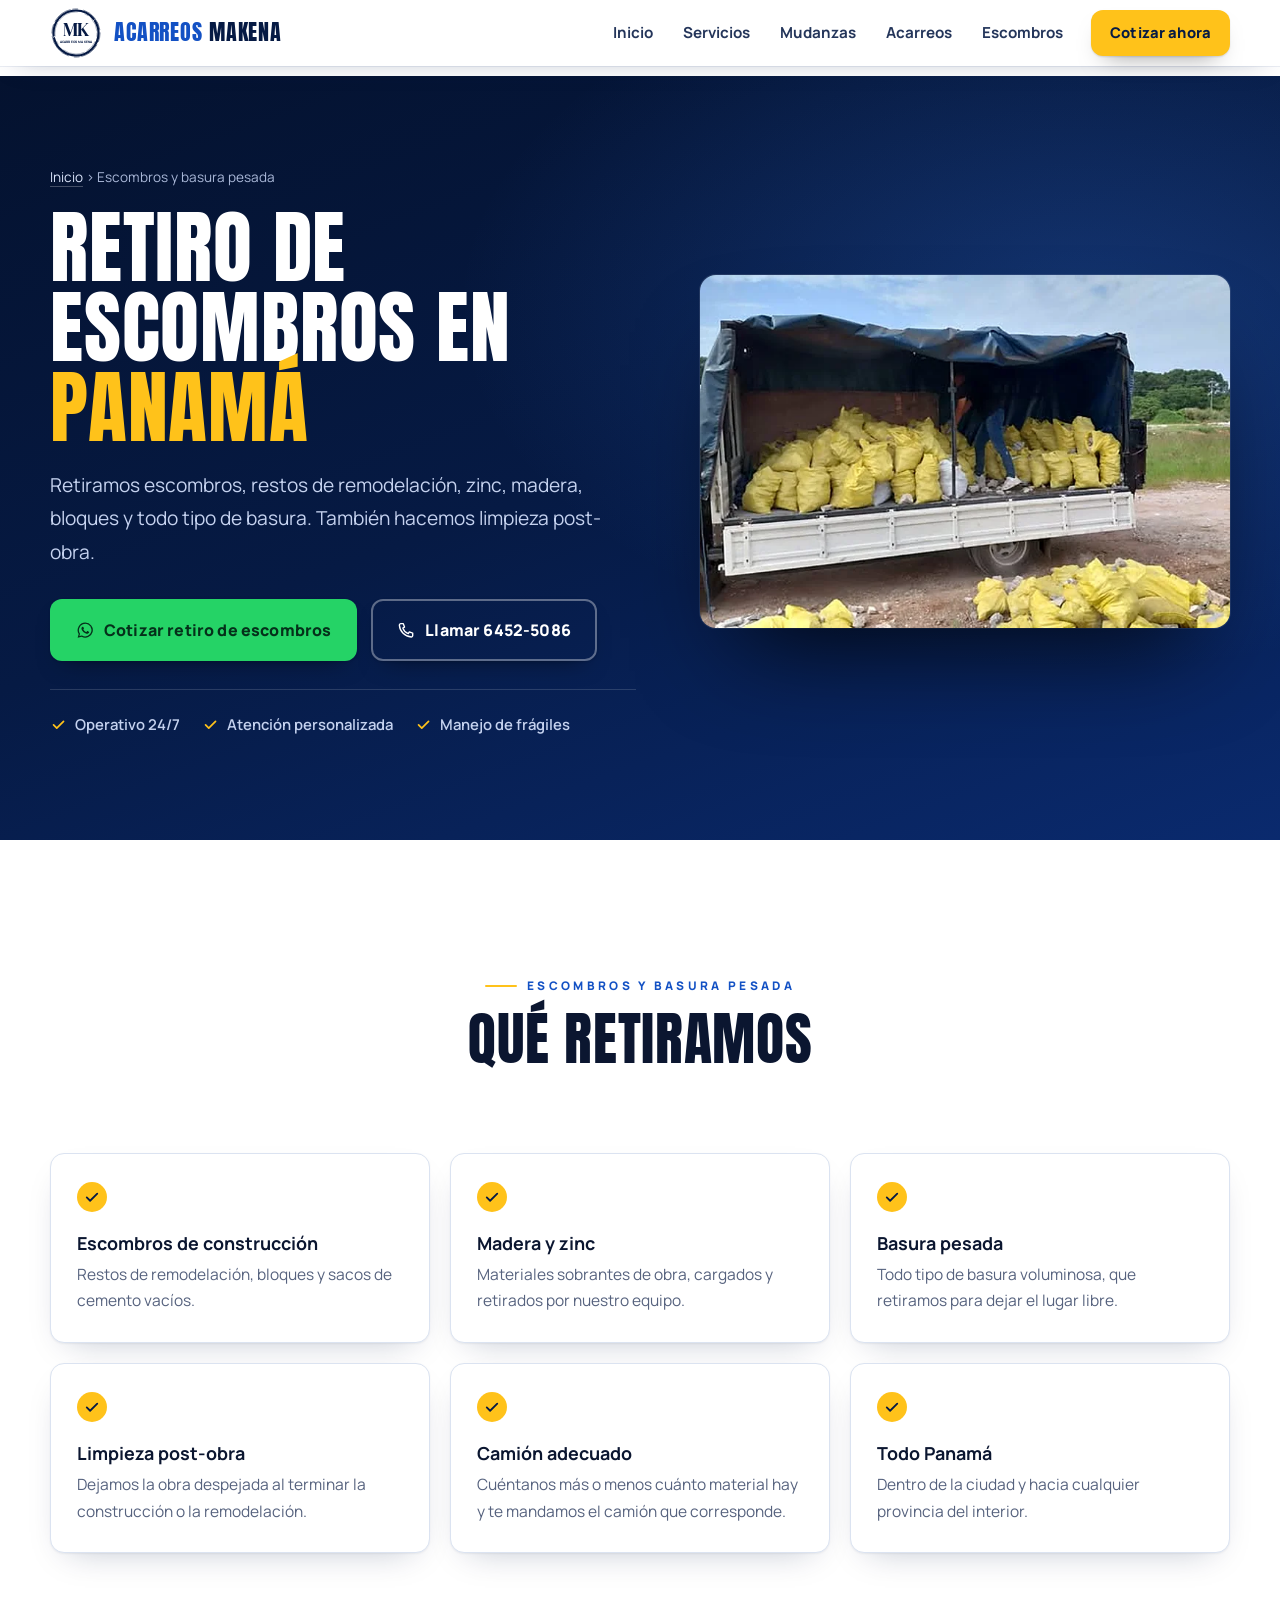
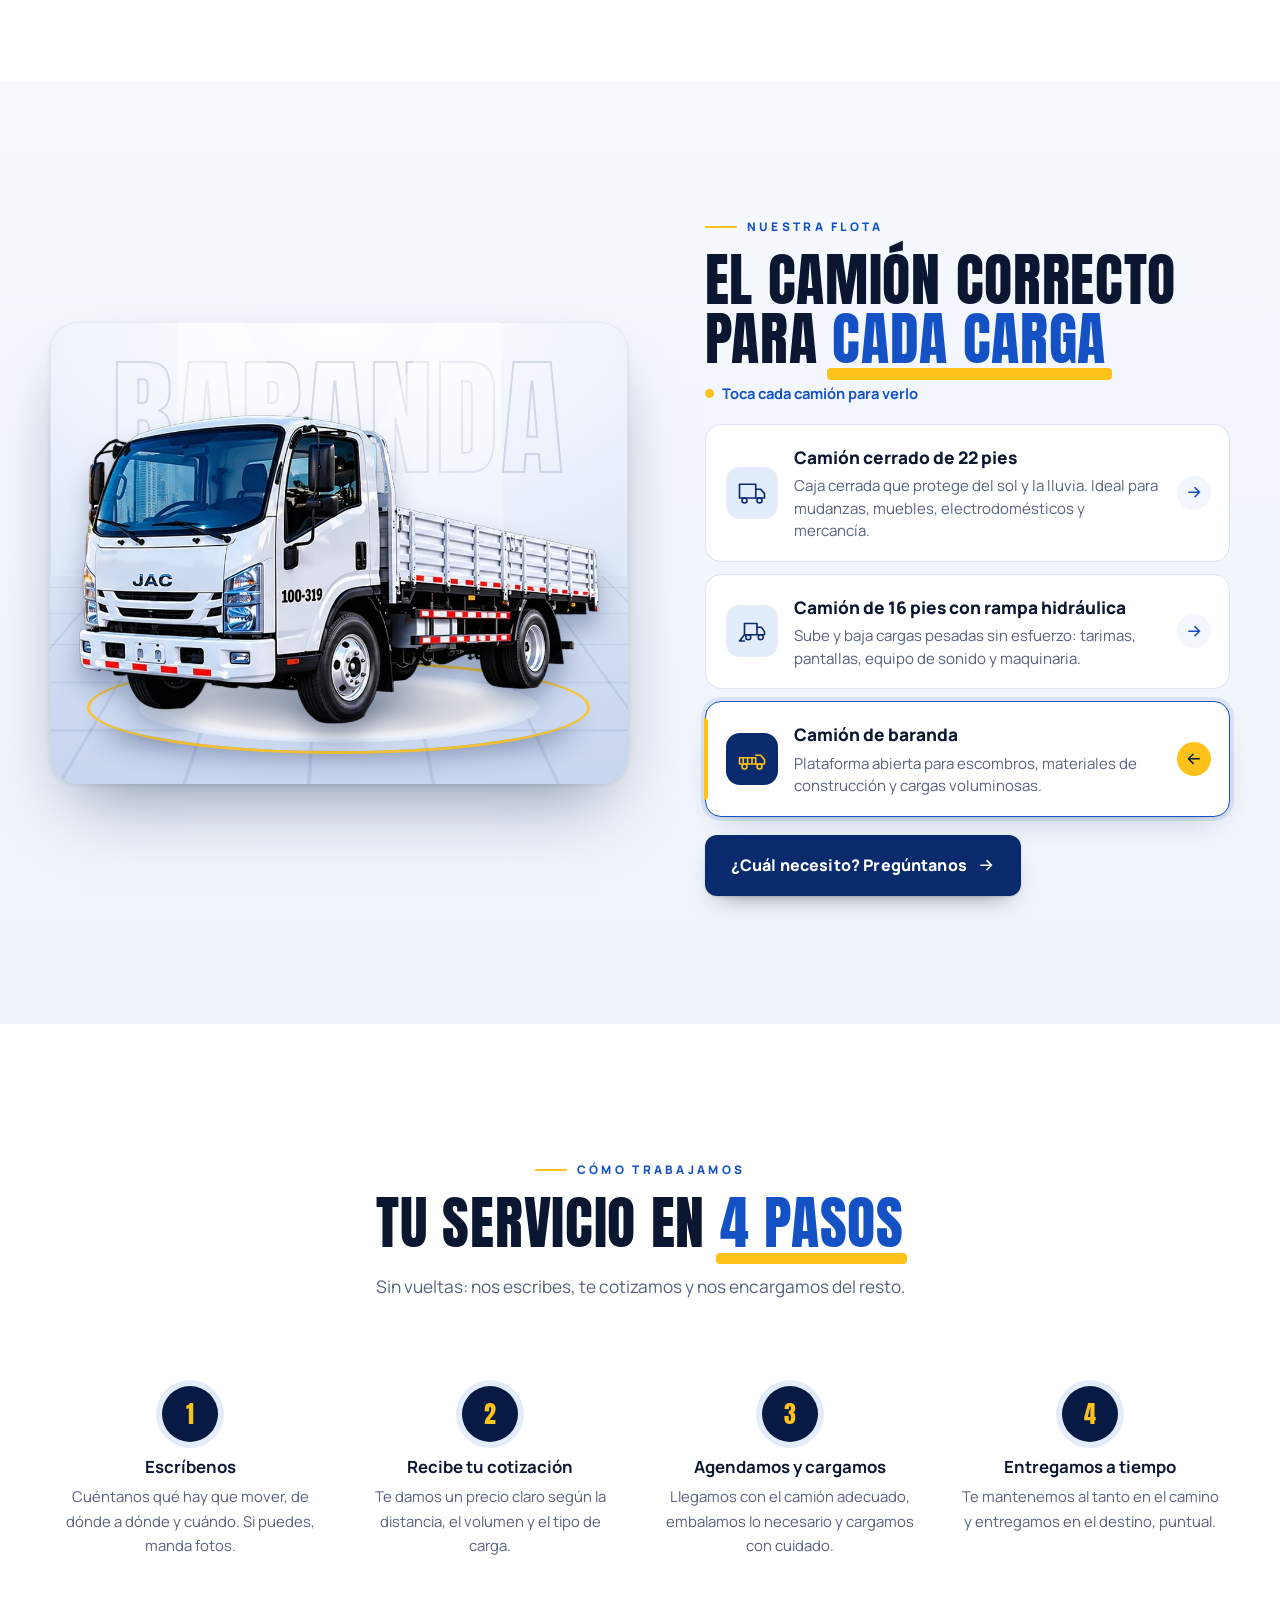
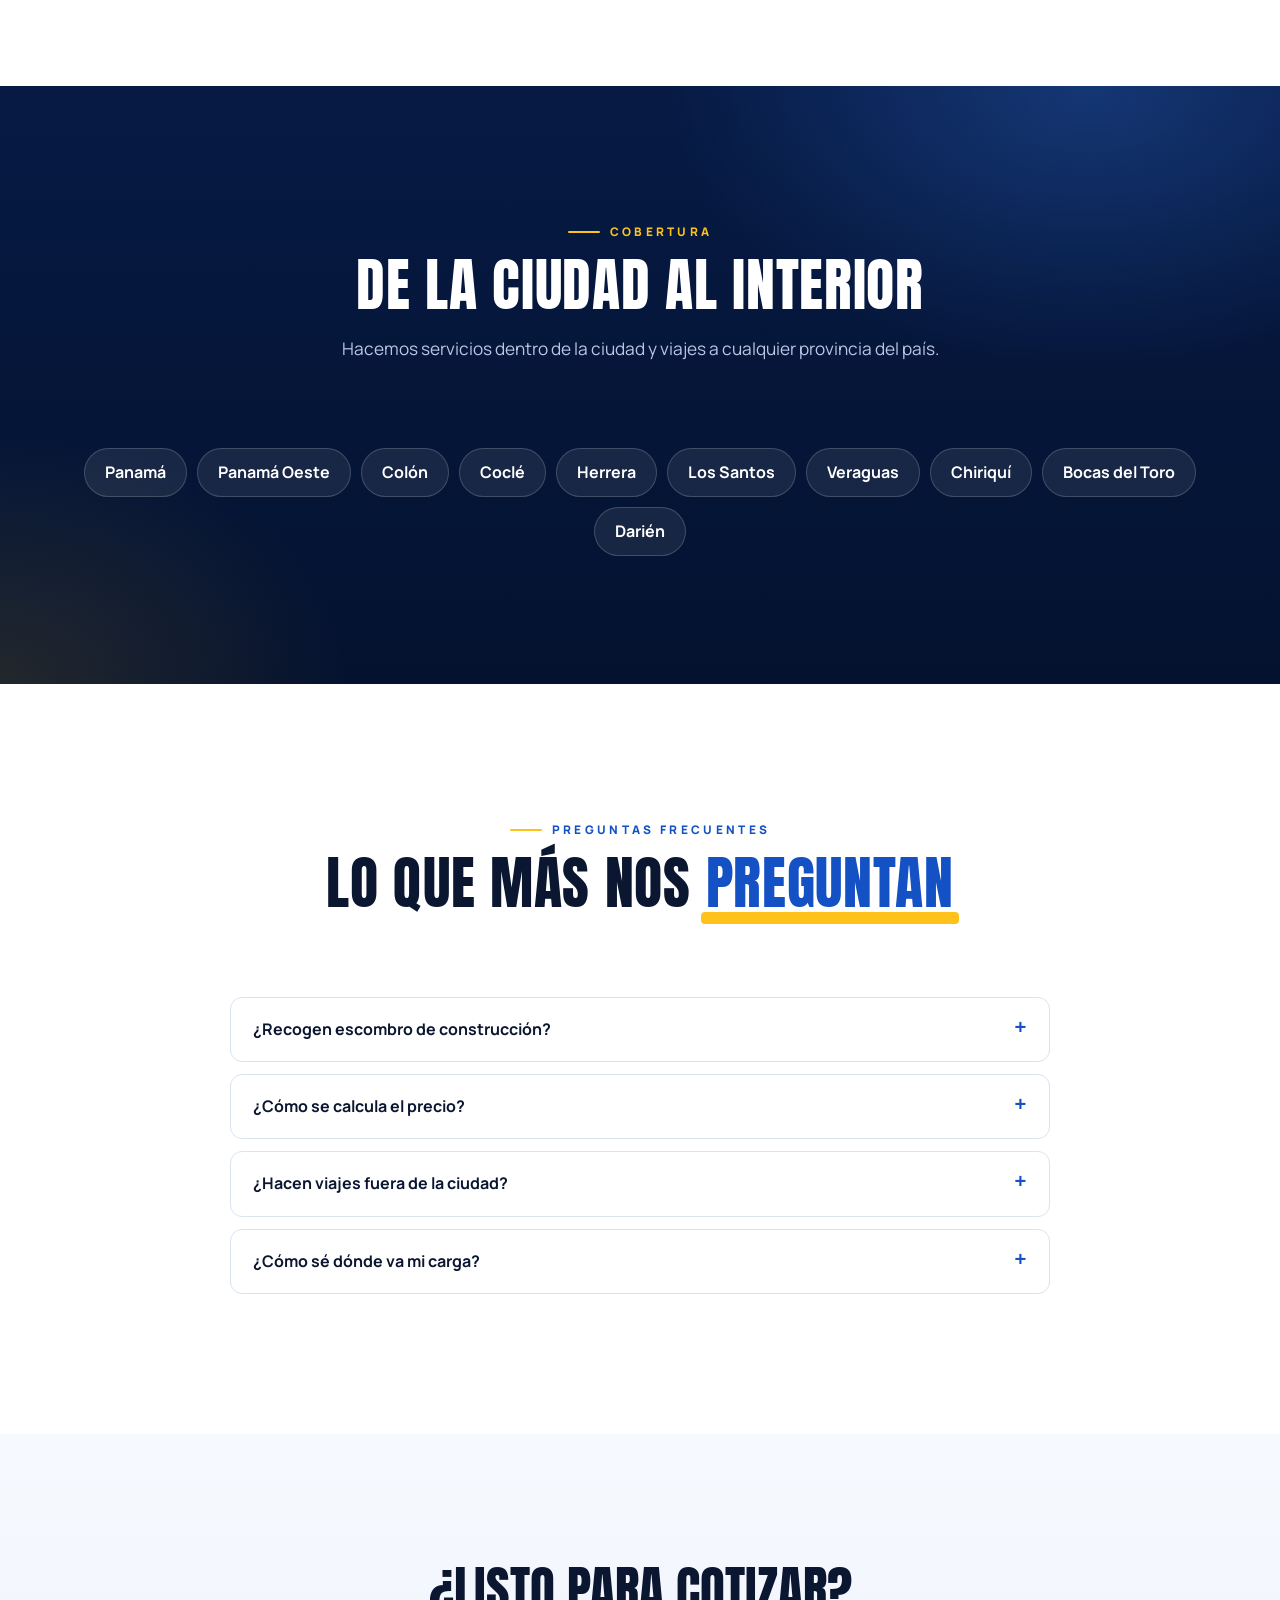
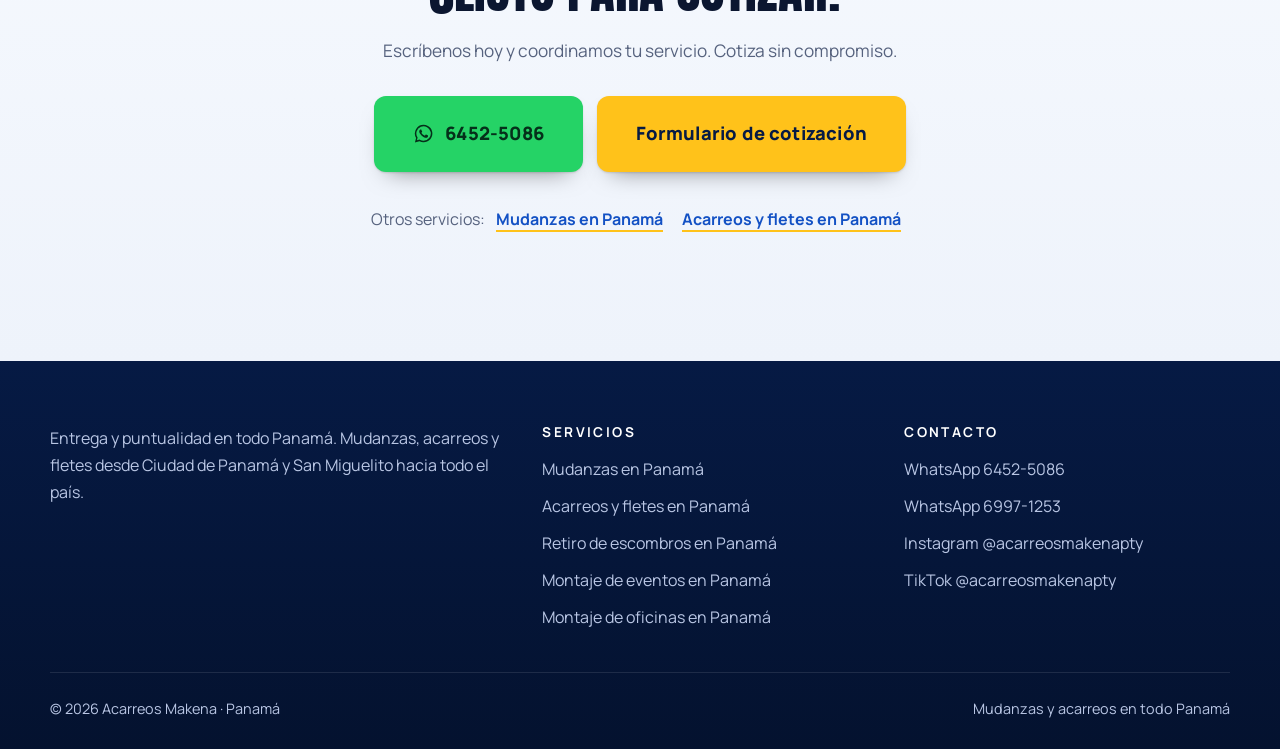
<file: retiro-de-escombros-panama.html>
<!doctype html>
<html lang="es-PA">
<head>
  <meta charset="utf-8">
  <meta name="viewport" content="width=device-width, initial-scale=1, viewport-fit=cover">
  <title>Retiro de escombros en Panamá | Acarreos Makena PTY</title>
  <meta name="description" content="Retiro de escombros y basura pesada en Panamá: remodelaciones, zinc, madera, bloques y limpieza post-obra con camión de baranda. Cotiza gratis por WhatsApp.">
  <meta name="robots" content="index, follow, max-image-preview:large">
  <link rel="canonical" href="https://acarreosmakena.com/retiro-de-escombros-panama">
  <meta name="theme-color" content="#061a44">
  <meta property="og:type" content="website">
  <meta property="og:locale" content="es_PA">
  <meta property="og:site_name" content="Acarreos Makena PTY">
  <meta property="og:url" content="https://acarreosmakena.com/retiro-de-escombros-panama">
  <meta property="og:title" content="Retiro de escombros en Panamá | Acarreos Makena PTY">
  <meta property="og:description" content="Retiro de escombros y basura pesada en Panamá: remodelaciones, zinc, madera, bloques y limpieza post-obra con camión de baranda. Cotiza gratis por WhatsApp.">
  <meta property="og:image" content="https://acarreosmakena.com/img/compartir-makena.jpg">
  <meta name="twitter:card" content="summary_large_image">
  <link rel="icon" href="img/favicon.svg" type="image/svg+xml">
  <link rel="icon" href="img/favicon-48.png" sizes="48x48" type="image/png">
  <link rel="apple-touch-icon" href="img/apple-touch-icon.png">
  <script type="application/ld+json">{"@context": "https://schema.org", "@graph": [{"@type": "Service", "name": "Retiro de escombros en Panamá", "serviceType": "Escombros y basura pesada", "description": "Retiro de escombros y basura pesada en Panamá: remodelaciones, zinc, madera, bloques y limpieza post-obra con camión de baranda. Cotiza gratis por WhatsApp.", "provider": {"@id": "https://acarreosmakena.com/#empresa"}, "areaServed": {"@type": "Country", "name": "Panamá"}, "url": "https://acarreosmakena.com/retiro-de-escombros-panama"}, {"@type": "BreadcrumbList", "itemListElement": [{"@type": "ListItem", "position": 1, "name": "Inicio", "item": "https://acarreosmakena.com/"}, {"@type": "ListItem", "position": 2, "name": "Retiro de escombros en Panamá", "item": "https://acarreosmakena.com/retiro-de-escombros-panama"}]}, {"@type": "FAQPage", "mainEntity": [{"@type": "Question", "name": "¿Recogen escombro de construcción?", "acceptedAnswer": {"@type": "Answer", "text": "Sí: escombros, restos de remodelación, madera, zinc, bloques, sacos de cemento vacíos y limpieza post-obra. Cuéntanos más o menos cuánto material hay para mandarte el camión adecuado."}}, {"@type": "Question", "name": "¿Cómo se calcula el precio?", "acceptedAnswer": {"@type": "Answer", "text": "Depende de la distancia, el volumen de la carga, el tipo de artículos y si hace falta embalaje. Escríbenos con fotos y te damos un precio claro antes de empezar."}}, {"@type": "Question", "name": "¿Hacen viajes fuera de la ciudad?", "acceptedAnswer": {"@type": "Answer", "text": "Sí. Trabajamos en todo Panamá: dentro de la ciudad y hacia cualquier provincia del interior."}}, {"@type": "Question", "name": "¿Cómo sé dónde va mi carga?", "acceptedAnswer": {"@type": "Answer", "text": "Nos mantenemos en contacto contigo durante todo el traslado por llamada o WhatsApp, hasta que la carga se entrega."}}]}]}</script>
  <link rel="preconnect" href="https://fonts.googleapis.com">
  <link rel="preconnect" href="https://fonts.gstatic.com" crossorigin>
  <link href="https://fonts.googleapis.com/css2?family=Anton&family=DM+Serif+Display&family=Manrope:wght@400;500;600;700;800&display=swap" rel="stylesheet">
  <link rel="stylesheet" href="css/estilos.css?v=2026-11-13i">
  <link rel="stylesheet" href="css/premium.css?v=10">
</head>
<body class="pagina-servicio">
  <svg width="0" height="0" style="position:absolute" aria-hidden="true">
    <defs>
      <symbol id="logo" viewBox="0 0 120 120">
        <g fill="none" stroke="currentColor" stroke-linecap="round">
          <circle cx="60" cy="60" r="52" stroke-width="5" stroke-dasharray="150 6 40 4 90 5 30 3"/>
          <circle cx="60" cy="60" r="55.5" stroke-width="1.6" stroke-dasharray="20 9 44 6 12 14 60 8" opacity=".8"/>
          <circle cx="60" cy="60" r="48.5" stroke-width="1.2" stroke-dasharray="8 12 30 6 50 18" opacity=".6"/>
        </g>
        <text x="60" y="68" text-anchor="middle" font-family="'DM Serif Display', Georgia, serif" font-size="44" fill="currentColor" letter-spacing="-2">MK</text>
        <text x="60" y="82" text-anchor="middle" font-family="Manrope, Arial, sans-serif" font-weight="800" font-size="7.4" fill="currentColor" letter-spacing=".4">ACARREOS MAKENA</text>
      </symbol>
      <symbol id="i-wa" viewBox="0 0 24 24"><path fill="currentColor" d="M12.04 2a9.9 9.9 0 0 0-8.5 15l-1.4 5 5.2-1.4A9.9 9.9 0 1 0 12.04 2Zm0 18.1a8.2 8.2 0 0 1-4.2-1.15l-.3-.18-3.1.82.83-3-.2-.31a8.2 8.2 0 1 1 6.97 3.82Zm4.5-6.14c-.25-.12-1.46-.72-1.69-.8-.23-.08-.39-.12-.55.12-.17.25-.64.8-.78.97-.14.16-.29.18-.53.06a6.7 6.7 0 0 1-3.34-2.92c-.25-.43.25-.4.72-1.33.08-.16.04-.3-.02-.43-.06-.12-.55-1.33-.76-1.82-.2-.48-.4-.41-.55-.42h-.47a.9.9 0 0 0-.66.31 2.77 2.77 0 0 0-.86 2.06 4.8 4.8 0 0 0 1 2.56 11 11 0 0 0 4.22 3.73c1.57.68 2.19.74 2.98.62.48-.07 1.46-.6 1.67-1.18.2-.58.2-1.08.14-1.18-.06-.1-.22-.17-.47-.29Z"/></symbol>
      <symbol id="i-ig" viewBox="0 0 24 24"><path fill="none" stroke="currentColor" stroke-width="1.8" d="M7 2.9h10A4.1 4.1 0 0 1 21.1 7v10a4.1 4.1 0 0 1-4.1 4.1H7A4.1 4.1 0 0 1 2.9 17V7A4.1 4.1 0 0 1 7 2.9Z"/><circle cx="12" cy="12" r="4.2" fill="none" stroke="currentColor" stroke-width="1.8"/><circle cx="17.4" cy="6.6" r="1.2" fill="currentColor"/></symbol>
      <symbol id="i-tiktok" viewBox="0 0 24 24"><path fill="currentColor" d="M16.6 3c.3 2.2 1.6 3.6 3.9 3.8v2.6c-1.4.1-2.6-.3-3.9-1.1v5.6c0 6.6-7.2 8.7-10.1 4-1.9-3-.7-8.3 5.3-8.5v2.8c-.5.1-1 .2-1.4.3-1.4.5-2.1 1.3-1.9 2.8.4 2.9 5.8 3.8 5.3-1.9V3Z"/></symbol>
      <symbol id="i-tel" viewBox="0 0 24 24"><path fill="none" stroke="currentColor" stroke-width="1.8" stroke-linejoin="round" d="M5 3.5h3.2l1.6 4.4-2.2 1.4a11.5 11.5 0 0 0 7.1 7.1l1.4-2.2 4.4 1.6V19a1.9 1.9 0 0 1-2 1.9A16.6 16.6 0 0 1 3.1 5.5 1.9 1.9 0 0 1 5 3.5Z"/></symbol>
      <symbol id="i-flecha" viewBox="0 0 24 24"><path fill="none" stroke="currentColor" stroke-width="2" stroke-linecap="round" stroke-linejoin="round" d="M5 12h14m-6-6 6 6-6 6"/></symbol>
      <!-- piezas de los camiones ilustrados -->
      <linearGradient id="g-cabina" x1="0" y1="0" x2="0" y2="1"><stop offset="0" stop-color="#ffffff"/><stop offset=".55" stop-color="#f1f4fa"/><stop offset="1" stop-color="#cbd6e8"/></linearGradient>
      <linearGradient id="g-vidrio" x1="0" y1="0" x2="1" y2="1"><stop offset="0" stop-color="#8dbcf4"/><stop offset=".4" stop-color="#3866b2"/><stop offset="1" stop-color="#132c63"/></linearGradient>
      <linearGradient id="g-caja" x1="0" y1="0" x2="0" y2="1"><stop offset="0" stop-color="#ffffff"/><stop offset=".55" stop-color="#f2f5fa"/><stop offset="1" stop-color="#d4dcea"/></linearGradient>
      <linearGradient id="g-poste" x1="0" y1="0" x2="1" y2="0"><stop offset="0" stop-color="#aeb9cc"/><stop offset=".45" stop-color="#f5f7fb"/><stop offset="1" stop-color="#9eaac0"/></linearGradient>
      <linearGradient id="g-riel" x1="0" y1="0" x2="0" y2="1"><stop offset="0" stop-color="#f7f9fc"/><stop offset=".5" stop-color="#c3cddd"/><stop offset="1" stop-color="#8e9ab0"/></linearGradient>
      <linearGradient id="g-lona" x1="0" y1="0" x2="0" y2="1"><stop offset="0" stop-color="#3f5a8e"/><stop offset=".22" stop-color="#2b4473"/><stop offset="1" stop-color="#18284a"/></linearGradient>
      <linearGradient id="g-franja" x1="0" y1="0" x2="1" y2="0"><stop offset="0" stop-color="#0a2a6e"/><stop offset="1" stop-color="#1f63d6"/></linearGradient>
      <linearGradient id="g-tanque" x1="0" y1="0" x2="0" y2="1"><stop offset="0" stop-color="#f4f7fb"/><stop offset=".45" stop-color="#bcc7d8"/><stop offset="1" stop-color="#76839c"/></linearGradient>
      <linearGradient id="g-sombra-abajo" x1="0" y1="0" x2="0" y2="1"><stop offset="0" stop-color="#0a1630" stop-opacity="0"/><stop offset="1" stop-color="#0a1630" stop-opacity=".22"/></linearGradient>
      <linearGradient id="g-reflejo" x1="0" y1="0" x2="1" y2="0"><stop offset="0" stop-color="#fff" stop-opacity="0"/><stop offset=".5" stop-color="#fff" stop-opacity=".55"/><stop offset="1" stop-color="#fff" stop-opacity="0"/></linearGradient>
      <radialGradient id="g-llanta"><stop offset=".55" stop-color="#2a303d"/><stop offset=".85" stop-color="#151a24"/><stop offset="1" stop-color="#0b0e14"/></radialGradient>
      <radialGradient id="g-rin" cx=".38" cy=".32"><stop offset="0" stop-color="#ffffff"/><stop offset=".5" stop-color="#c5cfde"/><stop offset="1" stop-color="#7b879c"/></radialGradient>
      <linearGradient id="g-haz" x1="0" y1="0" x2="1" y2="0"><stop offset="0" stop-color="#fff3b0" stop-opacity=".55"/><stop offset="1" stop-color="#fff3b0" stop-opacity="0"/></linearGradient>
      <pattern id="p-cinta" width="16" height="6" patternUnits="userSpaceOnUse"><rect width="8" height="6" fill="#e11d2e"/><rect x="8" width="8" height="6" fill="#ffffff"/></pattern>
      <pattern id="p-remaches" width="9" height="4" patternUnits="userSpaceOnUse"><circle cx="4.5" cy="2" r=".9" fill="#7d899f"/><circle cx="4.2" cy="1.7" r=".35" fill="#fff"/></pattern>
      <pattern id="p-diamante" width="6" height="6" patternUnits="userSpaceOnUse"><rect width="6" height="6" fill="#4c5669"/><path d="M1 4l2-2M3.5 5.5l2-2" stroke="#7a859a" stroke-width="1" stroke-linecap="round"/></pattern>
      <!-- llanta con banda, rin con perforaciones y tuercas -->
      <symbol id="s-rueda" viewBox="-24 -24 48 48">
        <circle r="23" fill="url(#g-llanta)"/>
        <circle r="21.2" fill="none" stroke="#06080c" stroke-width="2.6" stroke-dasharray="2.6 1.9"/>
        <circle r="17.4" fill="none" stroke="#3a4253" stroke-width=".8"/>
        <circle r="15" fill="#2c3341"/>
        <circle r="13.6" fill="url(#g-rin)" stroke="#5b667c" stroke-width=".8"/>
        <circle r="11.2" fill="none" stroke="#97a3b8" stroke-width="1.1"/>
        <g fill="#3a4357"><ellipse cx="0" cy="-8.6" rx="2" ry="2.6"/><ellipse cx="0" cy="8.6" rx="2" ry="2.6"/><ellipse cx="-8.6" cy="0" rx="2.6" ry="2"/><ellipse cx="8.6" cy="0" rx="2.6" ry="2"/><ellipse cx="6.1" cy="-6.1" rx="2" ry="2.4" transform="rotate(45 6.1 -6.1)"/><ellipse cx="-6.1" cy="6.1" rx="2" ry="2.4" transform="rotate(45 -6.1 6.1)"/><ellipse cx="-6.1" cy="-6.1" rx="2" ry="2.4" transform="rotate(-45 -6.1 -6.1)"/><ellipse cx="6.1" cy="6.1" rx="2" ry="2.4" transform="rotate(-45 6.1 6.1)"/></g>
        <circle r="5.6" fill="#d9e0ea" stroke="#6d7990" stroke-width=".8"/>
        <g fill="#5b667c"><circle cx="0" cy="-3.6" r="1"/><circle cx="3.1" cy="-1.8" r="1"/><circle cx="3.1" cy="1.8" r="1"/><circle cx="0" cy="3.6" r="1"/><circle cx="-3.1" cy="1.8" r="1"/><circle cx="-3.1" cy="-1.8" r="1"/></g>
        <circle r="1.6" fill="#3c4558"/>
        <path d="M-9 -9.5a13 13 0 0 1 7-3" stroke="#fff" stroke-width="1.4" stroke-linecap="round" fill="none" opacity=".75"/>
      </symbol>
      <!-- cabina JAC vista de lado, mirando a la derecha (la base del chasis en y=100) -->
      <symbol id="s-cabina" viewBox="0 0 124 112" overflow="visible">
        <!-- luces de gálibo del techo -->
        <g fill="#ffb020"><rect x="58" y="-1" width="6" height="3" rx="1"/><rect x="68" y="-1" width="6" height="3" rx="1"/><rect x="78" y="0" width="6" height="3" rx="1"/></g>
        <!-- carrocería -->
        <path d="M4 8Q4 2 10 2H74Q86 2 93 10L111 41Q117 51 117 61V92Q117 100 109 100H4Z" fill="url(#g-cabina)" stroke="#aebbd2" stroke-width="1.2"/>
        <path d="M4 74H117V92Q117 100 109 100H4Z" fill="url(#g-sombra-abajo)"/>
        <path d="M8 4.5H73Q84 4.5 90 11" fill="none" stroke="#fff" stroke-width="1.6" stroke-linecap="round" opacity=".9"/>
        <!-- vidrio con marco, timón y asiento -->
        <path d="M12 10H72Q81 10 87 18L101 45H12Z" fill="#1a2233"/>
        <path d="M14 12H71Q79 12 85 20L98 43H14Z" fill="url(#g-vidrio)"/>
        <path d="M58 43a12 6 0 0 1 22-9" stroke="#0e1a36" stroke-width="2.4" fill="none" stroke-linecap="round"/>
        <path d="M22 43V24q0-5 5-5h6q4 0 4 5v19" fill="#0e1a36" opacity=".55"/>
        <path d="M30 13h11L27 42H17Z" fill="#fff" opacity=".24"/>
        <path d="M46 13h4L36 42h-4Z" fill="#fff" opacity=".14"/>
        <path d="M86 19l13 26" stroke="#1a2233" stroke-width="3.2" stroke-linecap="round"/>
        <!-- puerta -->
        <path d="M11 47H86V79Q86 92 74 95H11Z" fill="none" stroke="#b4c0d5" stroke-width="1.3"/>
        <rect x="63" y="54" width="15" height="5" rx="2.5" fill="#c9d2e1"/>
        <rect x="65" y="55.2" width="11" height="2.6" rx="1.3" fill="#6f7b91"/>
        <circle cx="80.5" cy="56.5" r="1.1" fill="#6f7b91"/>
        <!-- logo -->
        <circle cx="38" cy="70" r="9" fill="#fff" stroke="#0a2a6e" stroke-width="1.6"/>
        <circle cx="38" cy="70" r="7" fill="none" stroke="#0a2a6e" stroke-width=".5" stroke-dasharray="5 1.5 2 1"/>
        <text x="38" y="73.2" text-anchor="middle" font-family="'DM Serif Display', Georgia, serif" font-size="8.6" fill="#0a2a6e">MK</text>
        <!-- guardafango y arco de la rueda delantera -->
        <path d="M60 100a27 27 0 0 1 54 0Z" fill="#1a202c"/>
        <path d="M58 100a29 29 0 0 1 58 0" fill="none" stroke="#2a3140" stroke-width="4.5"/>
        <path d="M60.5 97a26.5 26.5 0 0 1 9-17" fill="none" stroke="#4a5469" stroke-width="1.2"/>
        <!-- frente: faro, direccional, defensa y neblinero -->
        <path d="M108 61h6.5q3 0 3 3v12q0 3-3 3H108Z" fill="#dfe6f0" stroke="#aebbd2" stroke-width="1"/>
        <path d="M109.5 63h5q1.6 0 1.6 1.6v6.4h-6.6Z" fill="#fff8d6"/>
        <rect x="109.5" y="72" width="6.6" height="4.5" rx="1" fill="#ffb020"/>
        <rect x="100" y="84" width="20" height="16" rx="3.5" fill="#e3e9f2" stroke="#aebbd2" stroke-width="1"/>
        <rect x="102" y="86.5" width="16" height="4" rx="1.5" fill="#3a4357"/>
        <circle cx="114.5" cy="88.5" r="1.4" fill="#fff4c2"/>
        <rect x="102" y="94.5" width="16" height="3" fill="url(#p-cinta)"/>
        <rect x="88" y="80" width="5" height="2.6" rx="1" fill="#ffb020"/>
        <!-- espejos -->
        <path d="M95 30l11-9" stroke="#1c2333" stroke-width="2.4" stroke-linecap="round"/>
        <path d="M96 38l9-5" stroke="#1c2333" stroke-width="1.8" stroke-linecap="round"/>
        <rect x="104" y="7" width="8" height="22" rx="2.5" fill="#1c2333"/>
        <rect x="105.3" y="9" width="2" height="17" rx="1" fill="#6b84b5" opacity=".7"/>
        <rect x="103.5" y="30" width="6" height="7" rx="2" fill="#1c2333"/>
        <!-- escalón -->
        <rect x="24" y="100" width="34" height="6" rx="1.5" fill="#3a4357"/>
        <path d="M27 102.5h28M27 104.5h28" stroke="#5c667c" stroke-width=".8"/>
      </symbol>
      <!-- chasis común: travesaños, tanque con correas, batería, defensa lateral -->
      <symbol id="s-chasis" viewBox="0 0 220 30" overflow="visible">
        <rect x="0" y="0" width="220" height="8" fill="#1d2330"/>
        <g fill="#2c3445"><rect x="10" y="0" width="4" height="10"/><rect x="60" y="0" width="4" height="10"/><rect x="110" y="0" width="4" height="10"/><rect x="160" y="0" width="4" height="10"/></g>
        <rect x="140" y="5" width="46" height="15" rx="7.5" fill="url(#g-tanque)"/>
        <rect x="150" y="4" width="3.5" height="17" rx="1" fill="#3a4357"/><rect x="172" y="4" width="3.5" height="17" rx="1" fill="#3a4357"/>
        <circle cx="182" cy="9" r="2.4" fill="#5b667c"/>
        <rect x="118" y="6" width="18" height="13" rx="2" fill="#2a3140"/><rect x="120" y="8" width="14" height="2" fill="#4a5469"/>
        <g fill="#c9d2e1"><rect x="40" y="13" width="96" height="3" rx="1.5"/><rect x="40" y="19" width="96" height="3" rx="1.5"/></g>
        <g fill="#8e9ab0"><rect x="44" y="12" width="3" height="11"/><rect x="88" y="12" width="3" height="11"/><rect x="130" y="12" width="3" height="11"/></g>
      </symbol>
      <symbol id="i-check" viewBox="0 0 24 24"><path fill="none" stroke="currentColor" stroke-width="2.4" stroke-linecap="round" stroke-linejoin="round" d="m5 12.5 4.5 4.5L19 7.5"/></symbol>
    </defs>
  </svg>

  <header class="cabecera con-fondo" id="cabecera">
    <div class="contenedor cabecera__fila">
      <a href="./" class="marca" aria-label="Acarreos Makena, inicio">
        <svg class="marca__logo"><use href="#logo"/></svg>
        <span class="marca__texto"><b>Acarreos</b> Makena</span>
      </a>
      <nav class="menu" id="menu" aria-label="Principal">
        <a href="./">Inicio</a>
        <a href="servicios">Servicios</a>
        <a href="mudanzas-en-panama">Mudanzas</a>
        <a href="acarreos-en-panama">Acarreos</a>
        <a href="retiro-de-escombros-panama">Escombros</a>
        <a href="https://wa.me/50764525086?text=Hola%20Acarreos%20Makena%2C%20quiero%20cotizar%20el%20retiro%20de%20escombros." target="_blank" rel="noopener" class="boton boton--amarillo boton--chico menu__cta">Cotizar ahora</a>
      </nav>
      <button class="hamburguesa" id="hamburguesa" aria-label="Abrir menú" aria-expanded="false" aria-controls="menu"><span></span><span></span><span></span></button>
    </div>
  </header>

  <main>
    <section class="sv-hero">
      <div class="contenedor sv-hero__grid">
        <div>
          <nav class="sv-migas" aria-label="Ruta"><a href="./">Inicio</a> <span>›</span> Escombros y basura pesada</nav>
          <h1>Retiro de escombros en <span>Panamá</span></h1>
          <p class="sv-lead">Retiramos escombros, restos de remodelación, zinc, madera, bloques y todo tipo de basura. También hacemos limpieza post-obra.</p>
          <div class="sv-botones">
            <a class="boton boton--whatsapp boton--brillo" href="https://wa.me/50764525086?text=Hola%20Acarreos%20Makena%2C%20quiero%20cotizar%20el%20retiro%20de%20escombros." target="_blank" rel="noopener"><svg class="ico"><use href="#i-wa"/></svg> Cotizar retiro de escombros</a>
            <a class="boton boton--contorno" href="tel:+50764525086"><svg class="ico"><use href="#i-tel"/></svg> Llamar 6452-5086</a>
          </div>
          <ul class="sv-garantias"><li><svg class="ico"><use href="#i-check"/></svg> Operativo 24/7</li><li><svg class="ico"><use href="#i-check"/></svg> Atención personalizada</li><li><svg class="ico"><use href="#i-check"/></svg> Manejo de frágiles</li></ul>
        </div>
        <div class="sv-hero__foto"><img src="media/servicio-caliche.webp" alt="Camión de Acarreos Makena cargado con escombros y basura pesada" width="960" height="640"></div>
      </div>
    </section>

    <section class="seccion">
      <div class="contenedor">
        <header class="seccion__cabeza" data-revelar><p class="sobretitulo">Escombros y basura pesada</p><h2>Qué retiramos</h2></header>
        <div class="sv-items">
<article class="sv-item" data-revelar style="--d:0"><svg class="ico"><use href="#i-check"/></svg><h3>Escombros de construcción</h3><p>Restos de remodelación, bloques y sacos de cemento vacíos.</p></article>
<article class="sv-item" data-revelar style="--d:1"><svg class="ico"><use href="#i-check"/></svg><h3>Madera y zinc</h3><p>Materiales sobrantes de obra, cargados y retirados por nuestro equipo.</p></article>
<article class="sv-item" data-revelar style="--d:2"><svg class="ico"><use href="#i-check"/></svg><h3>Basura pesada</h3><p>Todo tipo de basura voluminosa, que retiramos para dejar el lugar libre.</p></article>
<article class="sv-item" data-revelar style="--d:3"><svg class="ico"><use href="#i-check"/></svg><h3>Limpieza post-obra</h3><p>Dejamos la obra despejada al terminar la construcción o la remodelación.</p></article>
<article class="sv-item" data-revelar style="--d:4"><svg class="ico"><use href="#i-check"/></svg><h3>Camión adecuado</h3><p>Cuéntanos más o menos cuánto material hay y te mandamos el camión que corresponde.</p></article>
<article class="sv-item" data-revelar style="--d:5"><svg class="ico"><use href="#i-check"/></svg><h3>Todo Panamá</h3><p>Dentro de la ciudad y hacia cualquier provincia del interior.</p></article>
        </div>
      </div>
    </section>

    <section class="seccion seccion--clara" id="flota">
      <div class="contenedor flota">
        <!-- showroom: muestra el camión de la tarjeta elegida -->
        <div class="garaje" id="garaje" data-revelar data-activo="baranda">
          <span class="garaje__medida" id="garaje-medida" aria-hidden="true">Baranda</span>
          <span class="garaje__luz garaje__luz--1" aria-hidden="true"></span>
          <span class="garaje__luz garaje__luz--2" aria-hidden="true"></span>
          <span class="garaje__piso" aria-hidden="true"></span>
          <figure class="garaje__vehiculo" data-vehiculo="cerrado">
            <img src="img/flota-cerrado.webp" alt="Camión cerrado de 22 pies de Acarreos Makena" width="900" height="644" loading="lazy">
          </figure>
          <figure class="garaje__vehiculo" data-vehiculo="rampa">
            <img src="img/flota-rampa.webp" alt="Camión de 16 pies con carpa y rampa hidráulica de Acarreos Makena" width="900" height="599" loading="lazy">
          </figure>
          <figure class="garaje__vehiculo activo" data-vehiculo="baranda">
            <img src="img/flota-baranda.webp" alt="Camión de baranda de Acarreos Makena" width="900" height="534" loading="lazy">
          </figure>
        </div>
        <div class="flota__texto">
          <p class="sobretitulo" data-revelar>Nuestra flota</p>
          <h2 data-revelar style="--d:1">El camión correcto para <span class="subrayado">cada carga</span></h2>
          <p class="flota__pista" data-revelar style="--d:1">Toca cada camión para verlo</p>
          <div class="vehiculos" role="group" aria-label="Elige un camión">
          <button type="button" class="vehiculo" data-vehiculo="cerrado" data-medida="22 pies" aria-pressed="false" data-revelar style="--d:2">
            <span class="vehiculo__ico"><svg viewBox="0 0 48 48"><path d="M4 32h26V10H4Z"/><path d="M30 18h8l6 7v7H30"/><circle cx="12" cy="36" r="4"/><circle cx="36" cy="36" r="4"/></svg></span>
            <span class="vehiculo__txt">
              <b>Camión cerrado de 22 pies</b>
              <span>Caja cerrada que protege del sol y la lluvia. Ideal para mudanzas, muebles, electrodomésticos y mercancía.</span>
            </span>
            <span class="vehiculo__ojo" aria-hidden="true"><svg class="ico"><use href="#i-flecha"/></svg></span>
          </button>
          <button type="button" class="vehiculo" data-vehiculo="rampa" data-medida="16 pies" aria-pressed="false" data-revelar style="--d:3">
            <span class="vehiculo__ico"><svg viewBox="0 0 48 48"><path d="M12 30h20V12H12Z"/><path d="M32 18h7l5 7v5H32"/><circle cx="18" cy="34" r="4"/><circle cx="38" cy="34" r="4"/><path d="M12 30 4 40h8"/></svg></span>
            <span class="vehiculo__txt">
              <b>Camión de 16 pies con rampa hidráulica</b>
              <span>Sube y baja cargas pesadas sin esfuerzo: tarimas, pantallas, equipo de sonido y maquinaria.</span>
            </span>
            <span class="vehiculo__ojo" aria-hidden="true"><svg class="ico"><use href="#i-flecha"/></svg></span>
          </button>
          <button type="button" class="vehiculo activo" data-vehiculo="baranda" data-medida="Baranda" aria-pressed="true" data-revelar style="--d:4">
            <span class="vehiculo__ico"><svg viewBox="0 0 48 48"><path d="M4 32h26M4 32V22M30 32V22M4 22h26M10 22v10M17 22v10M24 22v10"/><path d="M30 18h8l6 7v7H30"/><circle cx="12" cy="36" r="4"/><circle cx="36" cy="36" r="4"/></svg></span>
            <span class="vehiculo__txt">
              <b>Camión de baranda</b>
              <span>Plataforma abierta para escombros, materiales de construcción y cargas voluminosas.</span>
            </span>
            <span class="vehiculo__ojo" aria-hidden="true"><svg class="ico"><use href="#i-flecha"/></svg></span>
          </button>
          </div>
          <a class="boton boton--azul" href="https://wa.me/50764525086?text=Hola%20Acarreos%20Makena%2C%20quiero%20cotizar%20el%20retiro%20de%20escombros." target="_blank" rel="noopener" data-revelar style="--d:5">¿Cuál necesito? Pregúntanos <svg class="ico"><use href="#i-flecha"/></svg></a>
        </div>
      </div>
    </section>

    <section class="seccion">
      <div class="contenedor">
        <header class="seccion__cabeza" data-revelar><p class="sobretitulo">Cómo trabajamos</p><h2>Tu servicio en <span class="subrayado">4 pasos</span></h2><p class="seccion__intro">Sin vueltas: nos escribes, te cotizamos y nos encargamos del resto.</p></header>
        <ol class="sv-pasos">
<li class="sv-paso" data-revelar style="--d:0"><b>1</b><h3>Escríbenos</h3><p>Cuéntanos qué hay que mover, de dónde a dónde y cuándo. Si puedes, manda fotos.</p></li>
<li class="sv-paso" data-revelar style="--d:1"><b>2</b><h3>Recibe tu cotización</h3><p>Te damos un precio claro según la distancia, el volumen y el tipo de carga.</p></li>
<li class="sv-paso" data-revelar style="--d:2"><b>3</b><h3>Agendamos y cargamos</h3><p>Llegamos con el camión adecuado, embalamos lo necesario y cargamos con cuidado.</p></li>
<li class="sv-paso" data-revelar style="--d:3"><b>4</b><h3>Entregamos a tiempo</h3><p>Te mantenemos al tanto en el camino y entregamos en el destino, puntual.</p></li>
        </ol>
      </div>
    </section>

    <section class="seccion seccion--oscura">
      <div class="contenedor">
        <header class="seccion__cabeza" data-revelar><p class="sobretitulo sobretitulo--claro">Cobertura</p><h2>De la ciudad al interior</h2><p class="seccion__intro">Hacemos servicios dentro de la ciudad y viajes a cualquier provincia del país.</p></header>
        <ul class="sv-prov"><li>Panamá</li><li>Panamá Oeste</li><li>Colón</li><li>Coclé</li><li>Herrera</li><li>Los Santos</li><li>Veraguas</li><li>Chiriquí</li><li>Bocas del Toro</li><li>Darién</li></ul>
      </div>
    </section>

    <section class="seccion">
      <div class="contenedor contenedor--angosto">
        <header class="seccion__cabeza" data-revelar><p class="sobretitulo">Preguntas frecuentes</p><h2>Lo que más nos <span class="subrayado">preguntan</span></h2></header>
<details class="sv-faq"><summary>¿Recogen escombro de construcción?</summary><p>Sí: escombros, restos de remodelación, madera, zinc, bloques, sacos de cemento vacíos y limpieza post-obra. Cuéntanos más o menos cuánto material hay para mandarte el camión adecuado.</p></details>
<details class="sv-faq"><summary>¿Cómo se calcula el precio?</summary><p>Depende de la distancia, el volumen de la carga, el tipo de artículos y si hace falta embalaje. Escríbenos con fotos y te damos un precio claro antes de empezar.</p></details>
<details class="sv-faq"><summary>¿Hacen viajes fuera de la ciudad?</summary><p>Sí. Trabajamos en todo Panamá: dentro de la ciudad y hacia cualquier provincia del interior.</p></details>
<details class="sv-faq"><summary>¿Cómo sé dónde va mi carga?</summary><p>Nos mantenemos en contacto contigo durante todo el traslado por llamada o WhatsApp, hasta que la carga se entrega.</p></details>
      </div>
    </section>

    <section class="seccion seccion--clara sv-final">
      <div class="contenedor" data-revelar>
        <h2>¿Listo para cotizar?</h2>
        <p class="seccion__intro">Escríbenos hoy y coordinamos tu servicio. Cotiza sin compromiso.</p>
        <div class="sv-botones sv-botones--centro">
          <a class="boton boton--whatsapp boton--grande boton--brillo" href="https://wa.me/50764525086?text=Hola%20Acarreos%20Makena%2C%20quiero%20cotizar%20el%20retiro%20de%20escombros." target="_blank" rel="noopener"><svg class="ico"><use href="#i-wa"/></svg> 6452-5086</a>
          <a class="boton boton--amarillo boton--grande" href="./#cotizar">Formulario de cotización</a>
        </div>
        <p class="sv-otros">Otros servicios: <a class="sv-rel" href="mudanzas-en-panama">Mudanzas en Panamá</a> <a class="sv-rel" href="acarreos-en-panama">Acarreos y fletes en Panamá</a></p>
      </div>
    </section>
  </main>

  <footer class="pie">
    <div class="contenedor pie__grid">
      <div><p>Entrega y puntualidad en todo Panamá. Mudanzas, acarreos y fletes desde Ciudad de Panamá y San Miguelito hacia todo el país.</p></div>
      <div><h4>Servicios</h4><ul>
        <li><a href="mudanzas-en-panama">Mudanzas en Panamá</a></li>
        <li><a href="acarreos-en-panama">Acarreos y fletes en Panamá</a></li>
        <li><a href="retiro-de-escombros-panama">Retiro de escombros en Panamá</a></li>
        <li><a href="montaje-de-eventos-panama">Montaje de eventos en Panamá</a></li>
        <li><a href="montaje-de-oficinas-panama">Montaje de oficinas en Panamá</a></li></ul></div>
      <div><h4>Contacto</h4><ul>
        <li><a href="https://wa.me/50764525086" target="_blank" rel="noopener">WhatsApp 6452-5086</a></li>
        <li><a href="https://wa.me/50769971253" target="_blank" rel="noopener">WhatsApp 6997-1253</a></li>
        <li><a href="https://www.instagram.com/acarreosmakenapty/" target="_blank" rel="noopener">Instagram @acarreosmakenapty</a></li>
        <li><a href="https://www.tiktok.com/@acarreosmakenapty" target="_blank" rel="noopener">TikTok @acarreosmakenapty</a></li></ul></div>
    </div>
    <div class="contenedor pie__base"><span>© 2026 Acarreos Makena · Panamá</span><span>Mudanzas y acarreos en todo Panamá</span></div>
  </footer>

  <a class="wa-flotante" href="https://wa.me/50764525086?text=Hola%20Acarreos%20Makena%2C%20quiero%20cotizar%20el%20retiro%20de%20escombros." target="_blank" rel="noopener" aria-label="Escríbenos por WhatsApp"><svg class="ico"><use href="#i-wa"/></svg><span class="wa-flotante__texto">¿Cotizamos?</span></a>
  <nav class="barra-movil" aria-label="Contacto rápido">
    <a class="barra-movil__llamar" href="tel:+50764525086"><svg class="ico"><use href="#i-tel"/></svg> Llamar</a>
    <a class="barra-movil__wa" href="https://wa.me/50764525086?text=Hola%20Acarreos%20Makena%2C%20quiero%20cotizar%20el%20retiro%20de%20escombros." target="_blank" rel="noopener"><svg class="ico"><use href="#i-wa"/></svg> Cotizar por WhatsApp</a>
  </nav>
  <script src="js/servicio.js?v=2" defer></script>
</body>
</html>
</file>
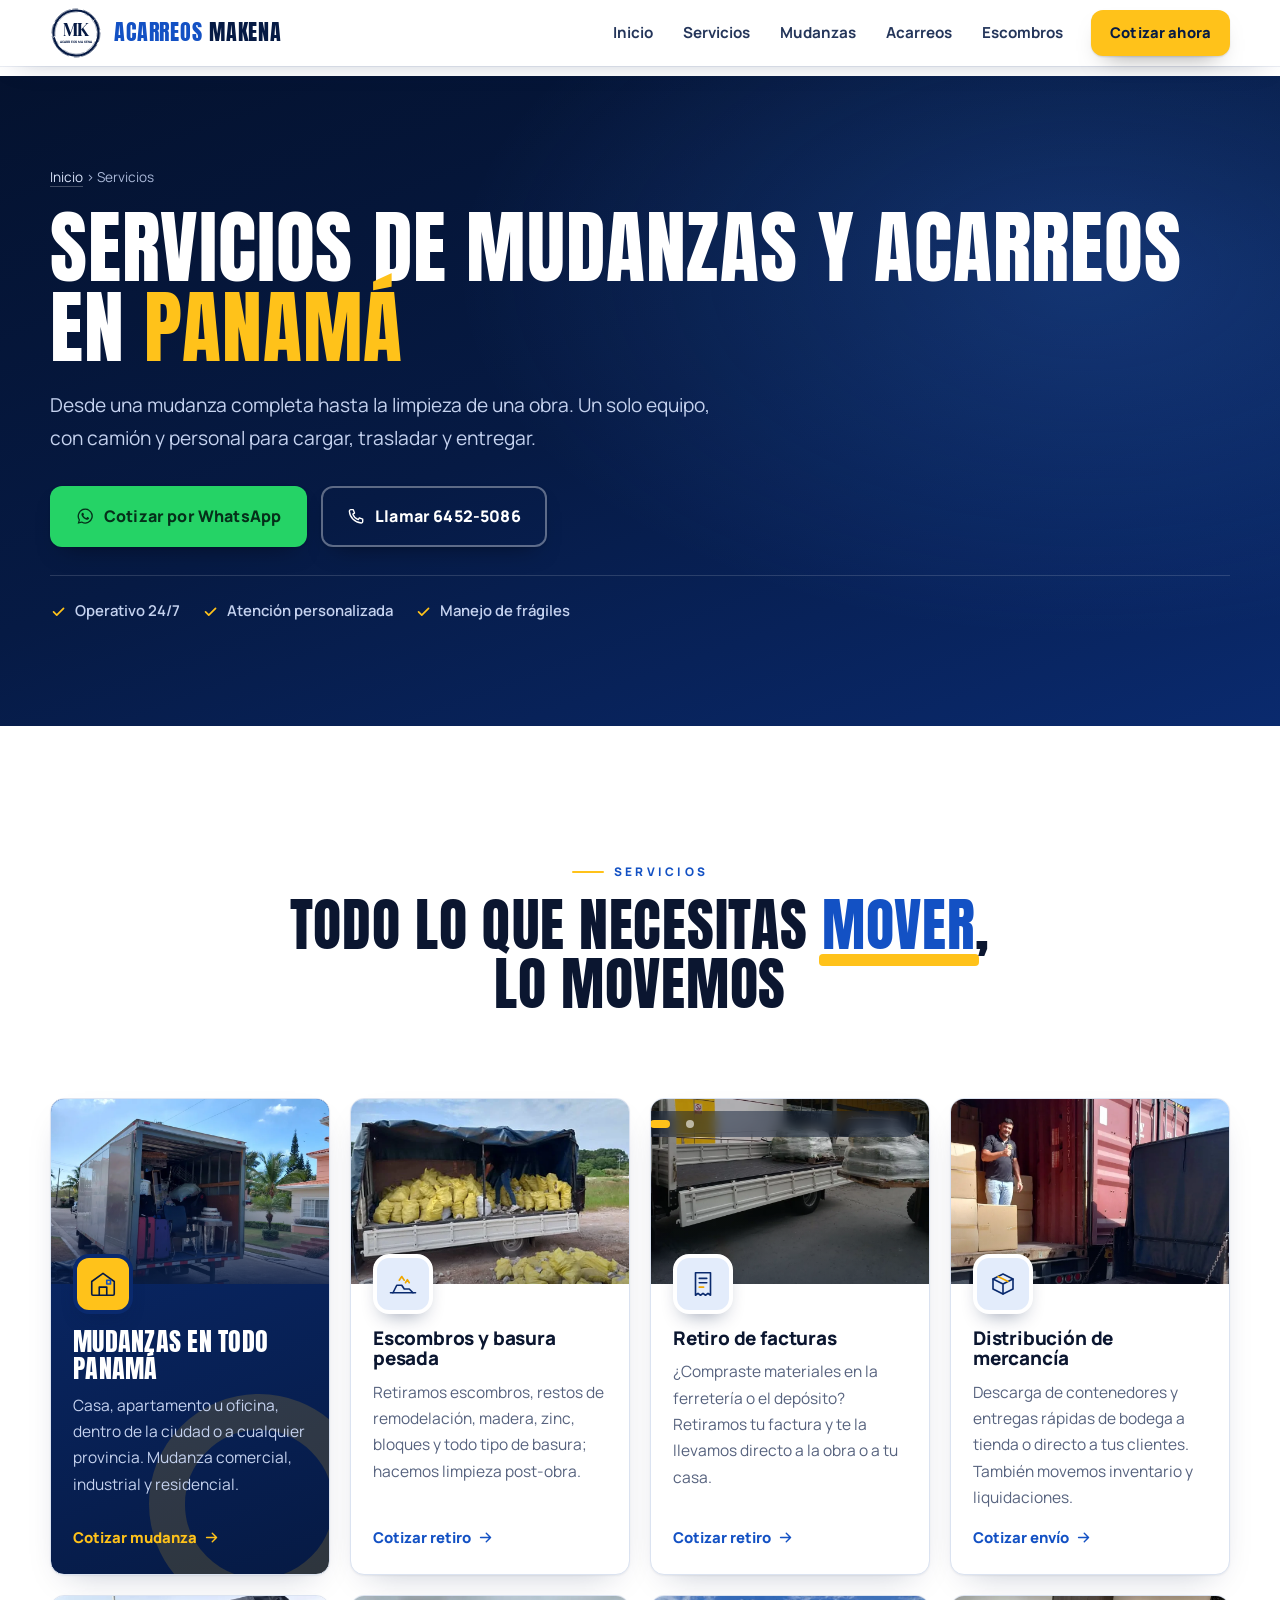
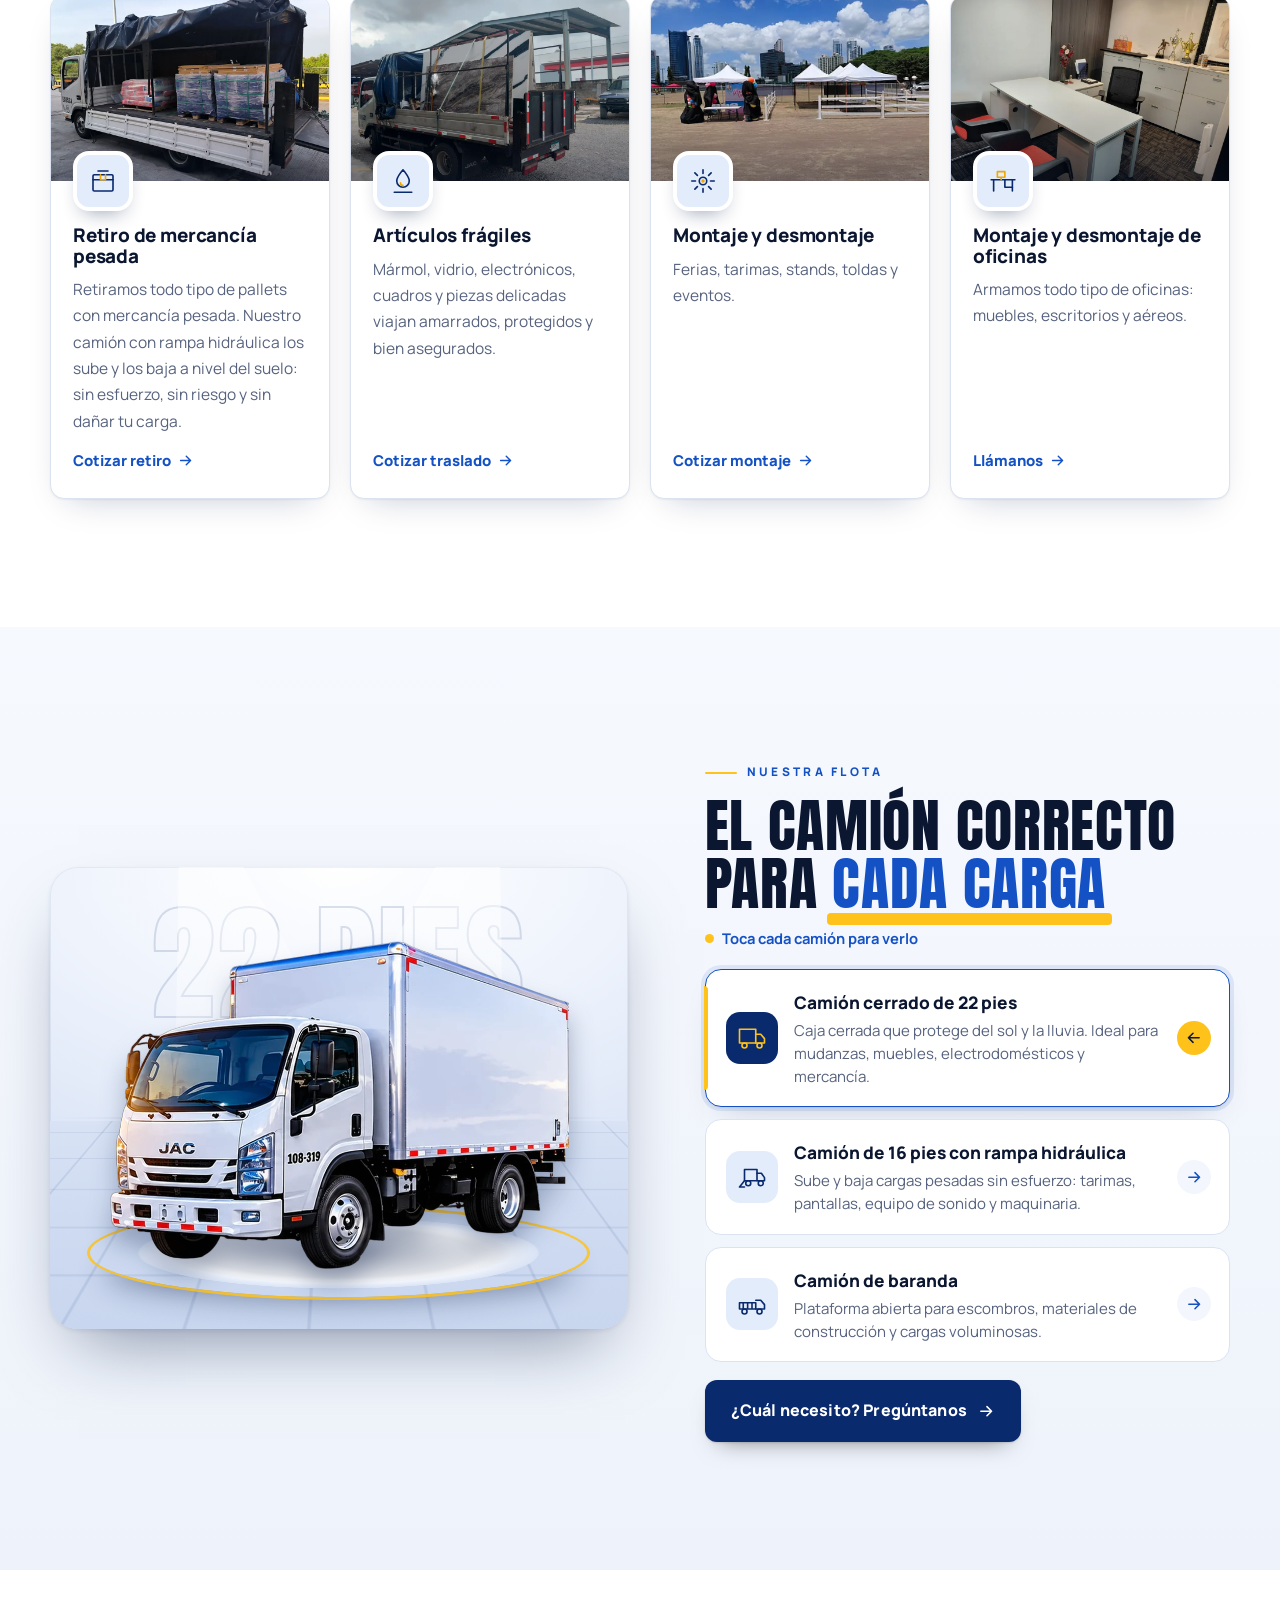
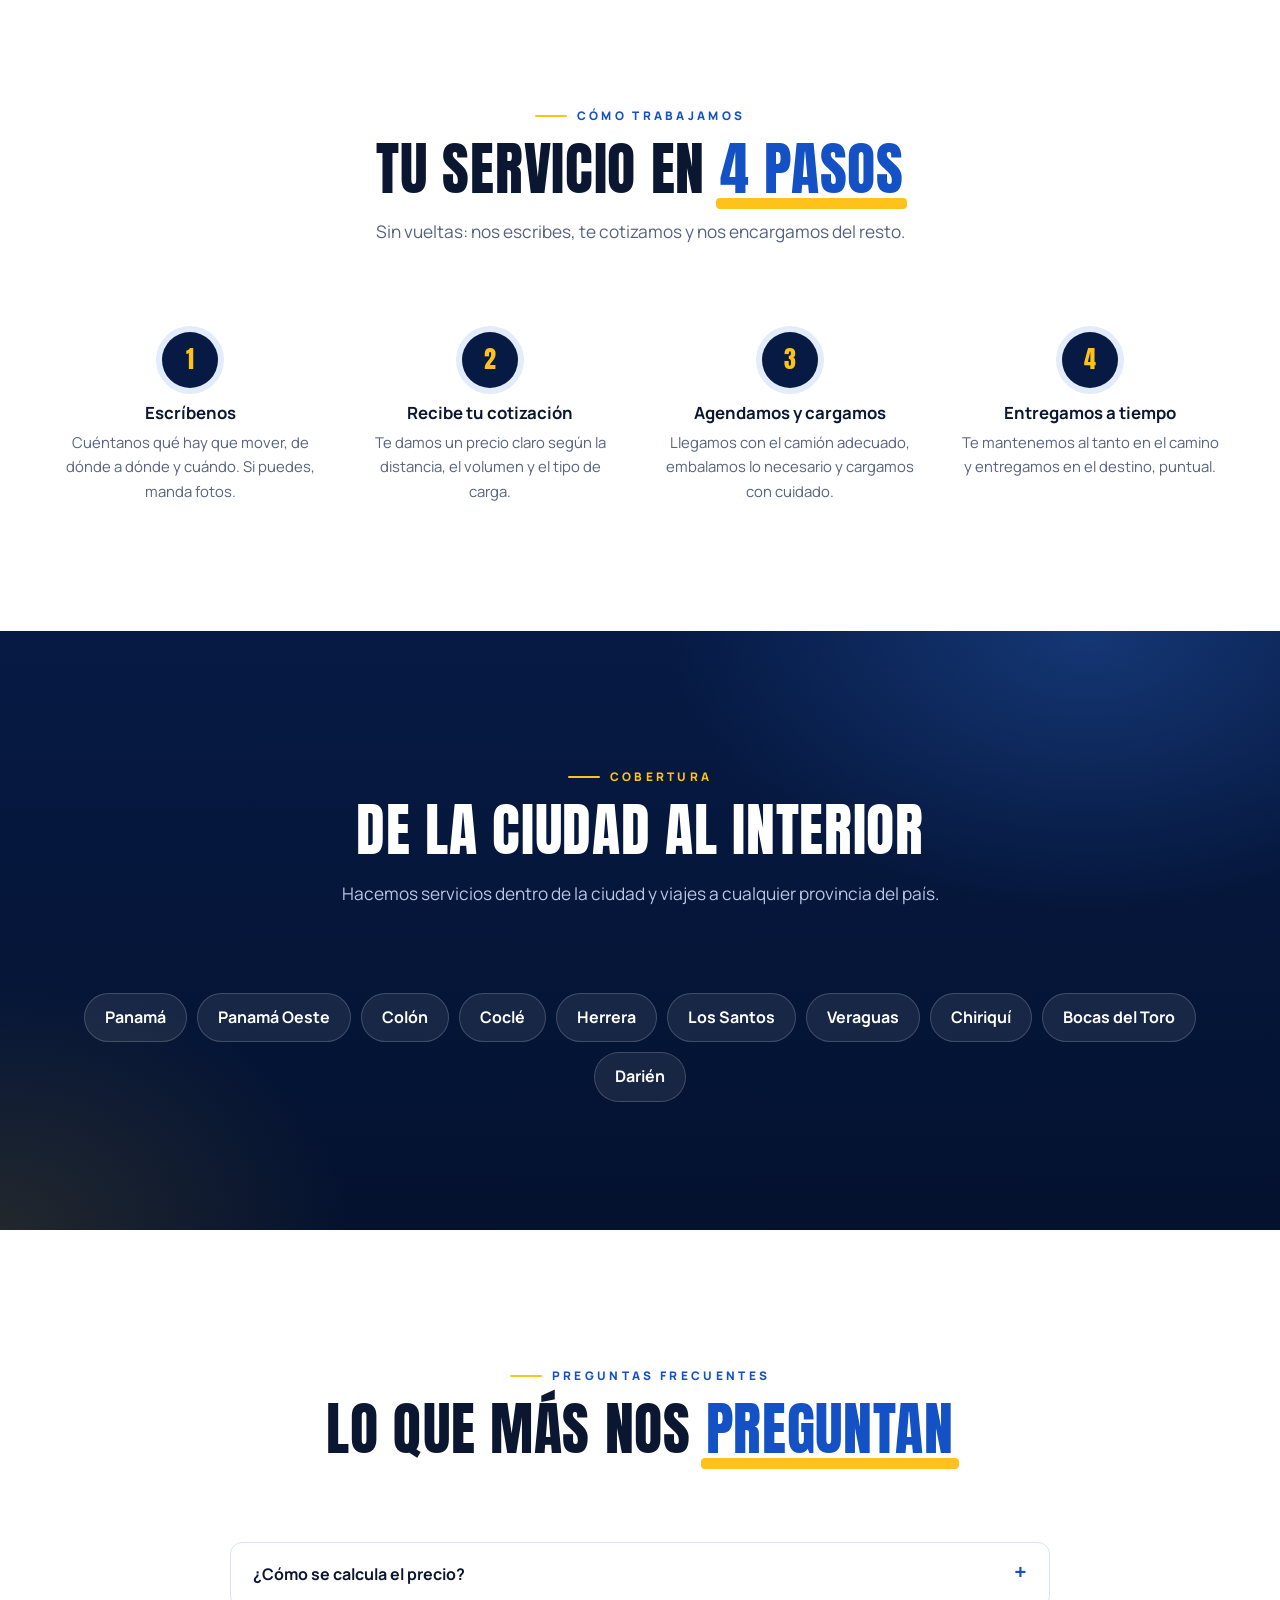
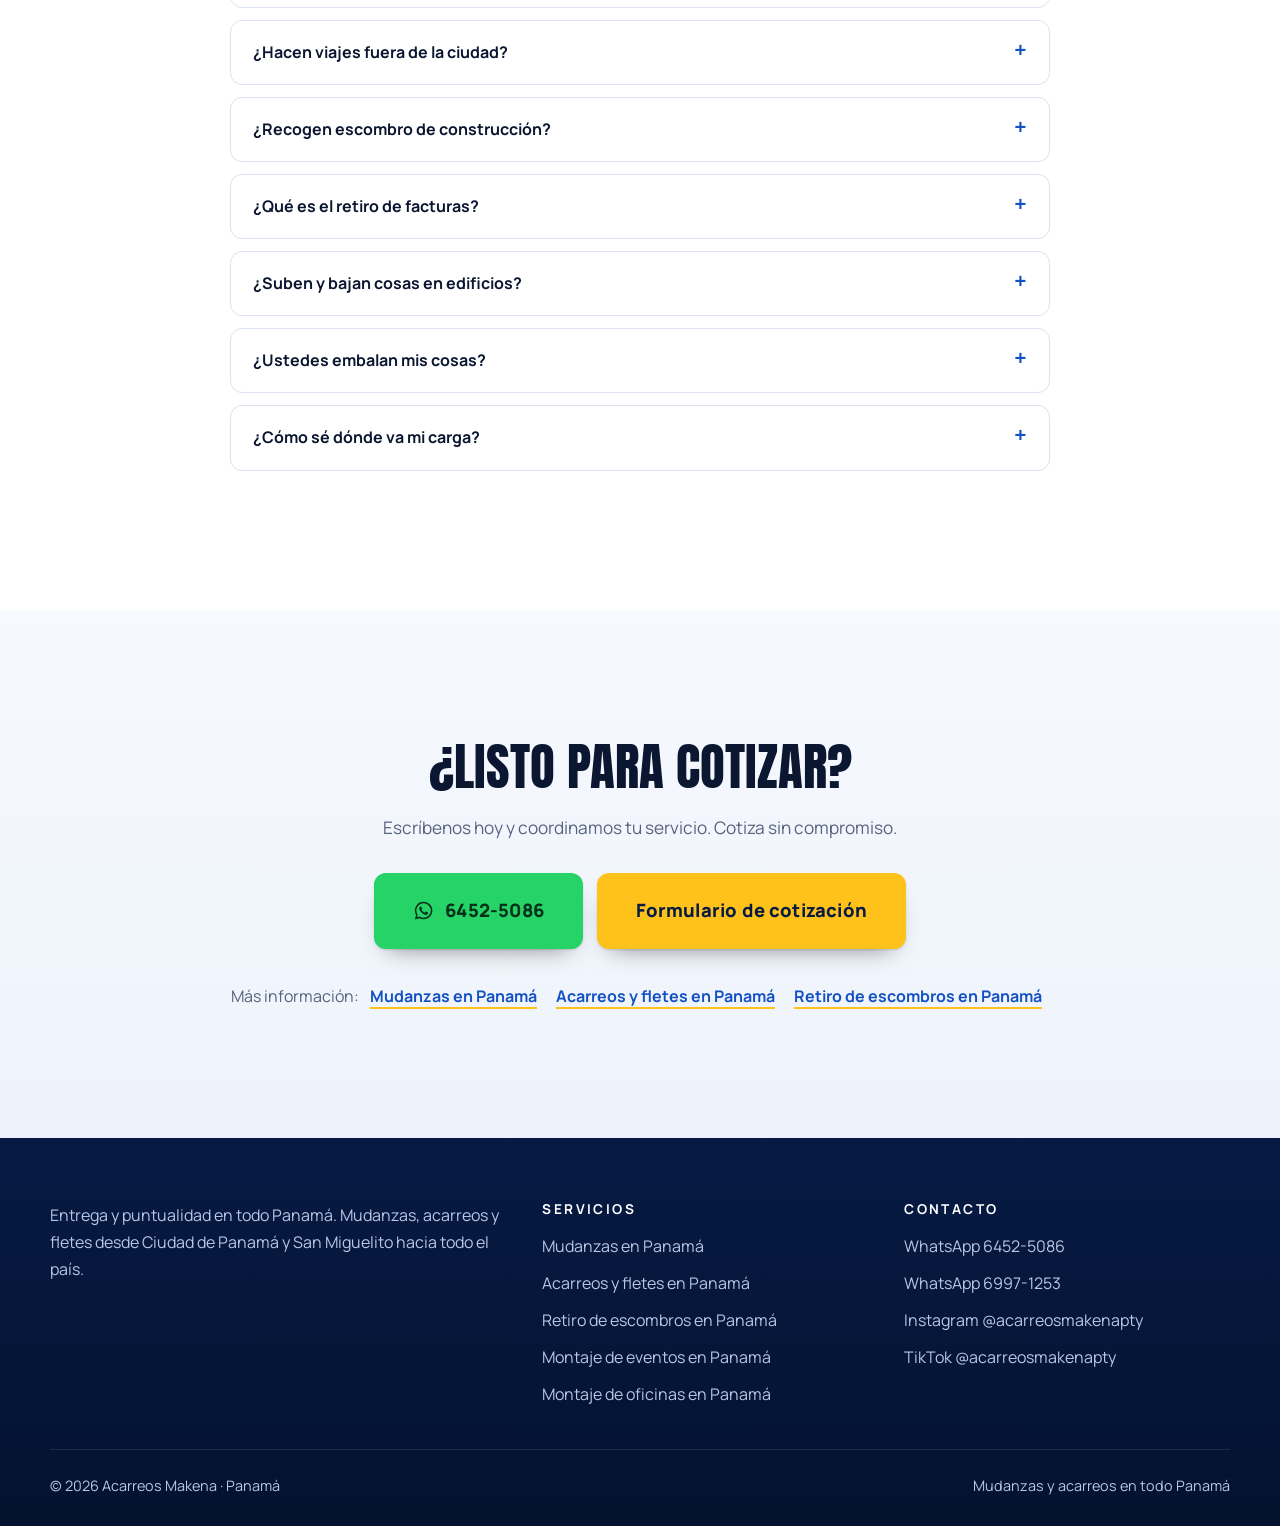
<file: servicios.html>
<!doctype html>
<html lang="es-PA">
<head>
  <meta charset="utf-8">
  <meta name="viewport" content="width=device-width, initial-scale=1, viewport-fit=cover">
  <title>Servicios de mudanzas y acarreos en Panamá | Acarreos Makena PTY</title>
  <meta name="description" content="Todos los servicios de Acarreos Makena en Panamá: mudanzas, retiro de escombros, retiro de facturas, distribución de mercancía, carga pesada, artículos frágiles y montaje. Cotiza gratis por WhatsApp.">
  <meta name="robots" content="index, follow, max-image-preview:large">
  <link rel="canonical" href="https://acarreosmakena.com/servicios">
  <meta name="theme-color" content="#061a44">
  <meta property="og:type" content="website">
  <meta property="og:locale" content="es_PA">
  <meta property="og:site_name" content="Acarreos Makena PTY">
  <meta property="og:url" content="https://acarreosmakena.com/servicios">
  <meta property="og:title" content="Servicios de mudanzas y acarreos en Panamá | Acarreos Makena PTY">
  <meta property="og:description" content="Todos los servicios de Acarreos Makena en Panamá: mudanzas, retiro de escombros, retiro de facturas, distribución de mercancía, carga pesada, artículos frágiles y montaje. Cotiza gratis por WhatsApp.">
  <meta property="og:image" content="https://acarreosmakena.com/img/compartir-makena.jpg">
  <meta name="twitter:card" content="summary_large_image">
  <link rel="icon" href="img/favicon.svg" type="image/svg+xml">
  <link rel="icon" href="img/favicon-48.png" sizes="48x48" type="image/png">
  <link rel="apple-touch-icon" href="img/apple-touch-icon.png">
  <script type="application/ld+json">{"@context": "https://schema.org", "@graph": [{"@type": "CollectionPage", "name": "Servicios de mudanzas y acarreos en Panamá", "description": "Todos los servicios de Acarreos Makena en Panamá: mudanzas, retiro de escombros, retiro de facturas, distribución de mercancía, carga pesada, artículos frágiles y montaje. Cotiza gratis por WhatsApp.", "url": "https://acarreosmakena.com/servicios", "about": {"@id": "https://acarreosmakena.com/#empresa"}}, {"@type": "BreadcrumbList", "itemListElement": [{"@type": "ListItem", "position": 1, "name": "Inicio", "item": "https://acarreosmakena.com/"}, {"@type": "ListItem", "position": 2, "name": "Servicios", "item": "https://acarreosmakena.com/servicios"}]}]}</script>
  <link rel="preconnect" href="https://fonts.googleapis.com">
  <link rel="preconnect" href="https://fonts.gstatic.com" crossorigin>
  <link href="https://fonts.googleapis.com/css2?family=Anton&family=DM+Serif+Display&family=Manrope:wght@400;500;600;700;800&display=swap" rel="stylesheet">
  <link rel="stylesheet" href="css/estilos.css?v=2026-11-13i">
  <link rel="stylesheet" href="css/premium.css?v=10">
</head>
<body class="pagina-servicio">
  <svg width="0" height="0" style="position:absolute" aria-hidden="true">
    <defs>
      <symbol id="logo" viewBox="0 0 120 120">
        <g fill="none" stroke="currentColor" stroke-linecap="round">
          <circle cx="60" cy="60" r="52" stroke-width="5" stroke-dasharray="150 6 40 4 90 5 30 3"/>
          <circle cx="60" cy="60" r="55.5" stroke-width="1.6" stroke-dasharray="20 9 44 6 12 14 60 8" opacity=".8"/>
          <circle cx="60" cy="60" r="48.5" stroke-width="1.2" stroke-dasharray="8 12 30 6 50 18" opacity=".6"/>
        </g>
        <text x="60" y="68" text-anchor="middle" font-family="'DM Serif Display', Georgia, serif" font-size="44" fill="currentColor" letter-spacing="-2">MK</text>
        <text x="60" y="82" text-anchor="middle" font-family="Manrope, Arial, sans-serif" font-weight="800" font-size="7.4" fill="currentColor" letter-spacing=".4">ACARREOS MAKENA</text>
      </symbol>
      <symbol id="i-wa" viewBox="0 0 24 24"><path fill="currentColor" d="M12.04 2a9.9 9.9 0 0 0-8.5 15l-1.4 5 5.2-1.4A9.9 9.9 0 1 0 12.04 2Zm0 18.1a8.2 8.2 0 0 1-4.2-1.15l-.3-.18-3.1.82.83-3-.2-.31a8.2 8.2 0 1 1 6.97 3.82Zm4.5-6.14c-.25-.12-1.46-.72-1.69-.8-.23-.08-.39-.12-.55.12-.17.25-.64.8-.78.97-.14.16-.29.18-.53.06a6.7 6.7 0 0 1-3.34-2.92c-.25-.43.25-.4.72-1.33.08-.16.04-.3-.02-.43-.06-.12-.55-1.33-.76-1.82-.2-.48-.4-.41-.55-.42h-.47a.9.9 0 0 0-.66.31 2.77 2.77 0 0 0-.86 2.06 4.8 4.8 0 0 0 1 2.56 11 11 0 0 0 4.22 3.73c1.57.68 2.19.74 2.98.62.48-.07 1.46-.6 1.67-1.18.2-.58.2-1.08.14-1.18-.06-.1-.22-.17-.47-.29Z"/></symbol>
      <symbol id="i-ig" viewBox="0 0 24 24"><path fill="none" stroke="currentColor" stroke-width="1.8" d="M7 2.9h10A4.1 4.1 0 0 1 21.1 7v10a4.1 4.1 0 0 1-4.1 4.1H7A4.1 4.1 0 0 1 2.9 17V7A4.1 4.1 0 0 1 7 2.9Z"/><circle cx="12" cy="12" r="4.2" fill="none" stroke="currentColor" stroke-width="1.8"/><circle cx="17.4" cy="6.6" r="1.2" fill="currentColor"/></symbol>
      <symbol id="i-tiktok" viewBox="0 0 24 24"><path fill="currentColor" d="M16.6 3c.3 2.2 1.6 3.6 3.9 3.8v2.6c-1.4.1-2.6-.3-3.9-1.1v5.6c0 6.6-7.2 8.7-10.1 4-1.9-3-.7-8.3 5.3-8.5v2.8c-.5.1-1 .2-1.4.3-1.4.5-2.1 1.3-1.9 2.8.4 2.9 5.8 3.8 5.3-1.9V3Z"/></symbol>
      <symbol id="i-tel" viewBox="0 0 24 24"><path fill="none" stroke="currentColor" stroke-width="1.8" stroke-linejoin="round" d="M5 3.5h3.2l1.6 4.4-2.2 1.4a11.5 11.5 0 0 0 7.1 7.1l1.4-2.2 4.4 1.6V19a1.9 1.9 0 0 1-2 1.9A16.6 16.6 0 0 1 3.1 5.5 1.9 1.9 0 0 1 5 3.5Z"/></symbol>
      <symbol id="i-flecha" viewBox="0 0 24 24"><path fill="none" stroke="currentColor" stroke-width="2" stroke-linecap="round" stroke-linejoin="round" d="M5 12h14m-6-6 6 6-6 6"/></symbol>
      <!-- piezas de los camiones ilustrados -->
      <linearGradient id="g-cabina" x1="0" y1="0" x2="0" y2="1"><stop offset="0" stop-color="#ffffff"/><stop offset=".55" stop-color="#f1f4fa"/><stop offset="1" stop-color="#cbd6e8"/></linearGradient>
      <linearGradient id="g-vidrio" x1="0" y1="0" x2="1" y2="1"><stop offset="0" stop-color="#8dbcf4"/><stop offset=".4" stop-color="#3866b2"/><stop offset="1" stop-color="#132c63"/></linearGradient>
      <linearGradient id="g-caja" x1="0" y1="0" x2="0" y2="1"><stop offset="0" stop-color="#ffffff"/><stop offset=".55" stop-color="#f2f5fa"/><stop offset="1" stop-color="#d4dcea"/></linearGradient>
      <linearGradient id="g-poste" x1="0" y1="0" x2="1" y2="0"><stop offset="0" stop-color="#aeb9cc"/><stop offset=".45" stop-color="#f5f7fb"/><stop offset="1" stop-color="#9eaac0"/></linearGradient>
      <linearGradient id="g-riel" x1="0" y1="0" x2="0" y2="1"><stop offset="0" stop-color="#f7f9fc"/><stop offset=".5" stop-color="#c3cddd"/><stop offset="1" stop-color="#8e9ab0"/></linearGradient>
      <linearGradient id="g-lona" x1="0" y1="0" x2="0" y2="1"><stop offset="0" stop-color="#3f5a8e"/><stop offset=".22" stop-color="#2b4473"/><stop offset="1" stop-color="#18284a"/></linearGradient>
      <linearGradient id="g-franja" x1="0" y1="0" x2="1" y2="0"><stop offset="0" stop-color="#0a2a6e"/><stop offset="1" stop-color="#1f63d6"/></linearGradient>
      <linearGradient id="g-tanque" x1="0" y1="0" x2="0" y2="1"><stop offset="0" stop-color="#f4f7fb"/><stop offset=".45" stop-color="#bcc7d8"/><stop offset="1" stop-color="#76839c"/></linearGradient>
      <linearGradient id="g-sombra-abajo" x1="0" y1="0" x2="0" y2="1"><stop offset="0" stop-color="#0a1630" stop-opacity="0"/><stop offset="1" stop-color="#0a1630" stop-opacity=".22"/></linearGradient>
      <linearGradient id="g-reflejo" x1="0" y1="0" x2="1" y2="0"><stop offset="0" stop-color="#fff" stop-opacity="0"/><stop offset=".5" stop-color="#fff" stop-opacity=".55"/><stop offset="1" stop-color="#fff" stop-opacity="0"/></linearGradient>
      <radialGradient id="g-llanta"><stop offset=".55" stop-color="#2a303d"/><stop offset=".85" stop-color="#151a24"/><stop offset="1" stop-color="#0b0e14"/></radialGradient>
      <radialGradient id="g-rin" cx=".38" cy=".32"><stop offset="0" stop-color="#ffffff"/><stop offset=".5" stop-color="#c5cfde"/><stop offset="1" stop-color="#7b879c"/></radialGradient>
      <linearGradient id="g-haz" x1="0" y1="0" x2="1" y2="0"><stop offset="0" stop-color="#fff3b0" stop-opacity=".55"/><stop offset="1" stop-color="#fff3b0" stop-opacity="0"/></linearGradient>
      <pattern id="p-cinta" width="16" height="6" patternUnits="userSpaceOnUse"><rect width="8" height="6" fill="#e11d2e"/><rect x="8" width="8" height="6" fill="#ffffff"/></pattern>
      <pattern id="p-remaches" width="9" height="4" patternUnits="userSpaceOnUse"><circle cx="4.5" cy="2" r=".9" fill="#7d899f"/><circle cx="4.2" cy="1.7" r=".35" fill="#fff"/></pattern>
      <pattern id="p-diamante" width="6" height="6" patternUnits="userSpaceOnUse"><rect width="6" height="6" fill="#4c5669"/><path d="M1 4l2-2M3.5 5.5l2-2" stroke="#7a859a" stroke-width="1" stroke-linecap="round"/></pattern>
      <!-- llanta con banda, rin con perforaciones y tuercas -->
      <symbol id="s-rueda" viewBox="-24 -24 48 48">
        <circle r="23" fill="url(#g-llanta)"/>
        <circle r="21.2" fill="none" stroke="#06080c" stroke-width="2.6" stroke-dasharray="2.6 1.9"/>
        <circle r="17.4" fill="none" stroke="#3a4253" stroke-width=".8"/>
        <circle r="15" fill="#2c3341"/>
        <circle r="13.6" fill="url(#g-rin)" stroke="#5b667c" stroke-width=".8"/>
        <circle r="11.2" fill="none" stroke="#97a3b8" stroke-width="1.1"/>
        <g fill="#3a4357"><ellipse cx="0" cy="-8.6" rx="2" ry="2.6"/><ellipse cx="0" cy="8.6" rx="2" ry="2.6"/><ellipse cx="-8.6" cy="0" rx="2.6" ry="2"/><ellipse cx="8.6" cy="0" rx="2.6" ry="2"/><ellipse cx="6.1" cy="-6.1" rx="2" ry="2.4" transform="rotate(45 6.1 -6.1)"/><ellipse cx="-6.1" cy="6.1" rx="2" ry="2.4" transform="rotate(45 -6.1 6.1)"/><ellipse cx="-6.1" cy="-6.1" rx="2" ry="2.4" transform="rotate(-45 -6.1 -6.1)"/><ellipse cx="6.1" cy="6.1" rx="2" ry="2.4" transform="rotate(-45 6.1 6.1)"/></g>
        <circle r="5.6" fill="#d9e0ea" stroke="#6d7990" stroke-width=".8"/>
        <g fill="#5b667c"><circle cx="0" cy="-3.6" r="1"/><circle cx="3.1" cy="-1.8" r="1"/><circle cx="3.1" cy="1.8" r="1"/><circle cx="0" cy="3.6" r="1"/><circle cx="-3.1" cy="1.8" r="1"/><circle cx="-3.1" cy="-1.8" r="1"/></g>
        <circle r="1.6" fill="#3c4558"/>
        <path d="M-9 -9.5a13 13 0 0 1 7-3" stroke="#fff" stroke-width="1.4" stroke-linecap="round" fill="none" opacity=".75"/>
      </symbol>
      <!-- cabina JAC vista de lado, mirando a la derecha (la base del chasis en y=100) -->
      <symbol id="s-cabina" viewBox="0 0 124 112" overflow="visible">
        <!-- luces de gálibo del techo -->
        <g fill="#ffb020"><rect x="58" y="-1" width="6" height="3" rx="1"/><rect x="68" y="-1" width="6" height="3" rx="1"/><rect x="78" y="0" width="6" height="3" rx="1"/></g>
        <!-- carrocería -->
        <path d="M4 8Q4 2 10 2H74Q86 2 93 10L111 41Q117 51 117 61V92Q117 100 109 100H4Z" fill="url(#g-cabina)" stroke="#aebbd2" stroke-width="1.2"/>
        <path d="M4 74H117V92Q117 100 109 100H4Z" fill="url(#g-sombra-abajo)"/>
        <path d="M8 4.5H73Q84 4.5 90 11" fill="none" stroke="#fff" stroke-width="1.6" stroke-linecap="round" opacity=".9"/>
        <!-- vidrio con marco, timón y asiento -->
        <path d="M12 10H72Q81 10 87 18L101 45H12Z" fill="#1a2233"/>
        <path d="M14 12H71Q79 12 85 20L98 43H14Z" fill="url(#g-vidrio)"/>
        <path d="M58 43a12 6 0 0 1 22-9" stroke="#0e1a36" stroke-width="2.4" fill="none" stroke-linecap="round"/>
        <path d="M22 43V24q0-5 5-5h6q4 0 4 5v19" fill="#0e1a36" opacity=".55"/>
        <path d="M30 13h11L27 42H17Z" fill="#fff" opacity=".24"/>
        <path d="M46 13h4L36 42h-4Z" fill="#fff" opacity=".14"/>
        <path d="M86 19l13 26" stroke="#1a2233" stroke-width="3.2" stroke-linecap="round"/>
        <!-- puerta -->
        <path d="M11 47H86V79Q86 92 74 95H11Z" fill="none" stroke="#b4c0d5" stroke-width="1.3"/>
        <rect x="63" y="54" width="15" height="5" rx="2.5" fill="#c9d2e1"/>
        <rect x="65" y="55.2" width="11" height="2.6" rx="1.3" fill="#6f7b91"/>
        <circle cx="80.5" cy="56.5" r="1.1" fill="#6f7b91"/>
        <!-- logo -->
        <circle cx="38" cy="70" r="9" fill="#fff" stroke="#0a2a6e" stroke-width="1.6"/>
        <circle cx="38" cy="70" r="7" fill="none" stroke="#0a2a6e" stroke-width=".5" stroke-dasharray="5 1.5 2 1"/>
        <text x="38" y="73.2" text-anchor="middle" font-family="'DM Serif Display', Georgia, serif" font-size="8.6" fill="#0a2a6e">MK</text>
        <!-- guardafango y arco de la rueda delantera -->
        <path d="M60 100a27 27 0 0 1 54 0Z" fill="#1a202c"/>
        <path d="M58 100a29 29 0 0 1 58 0" fill="none" stroke="#2a3140" stroke-width="4.5"/>
        <path d="M60.5 97a26.5 26.5 0 0 1 9-17" fill="none" stroke="#4a5469" stroke-width="1.2"/>
        <!-- frente: faro, direccional, defensa y neblinero -->
        <path d="M108 61h6.5q3 0 3 3v12q0 3-3 3H108Z" fill="#dfe6f0" stroke="#aebbd2" stroke-width="1"/>
        <path d="M109.5 63h5q1.6 0 1.6 1.6v6.4h-6.6Z" fill="#fff8d6"/>
        <rect x="109.5" y="72" width="6.6" height="4.5" rx="1" fill="#ffb020"/>
        <rect x="100" y="84" width="20" height="16" rx="3.5" fill="#e3e9f2" stroke="#aebbd2" stroke-width="1"/>
        <rect x="102" y="86.5" width="16" height="4" rx="1.5" fill="#3a4357"/>
        <circle cx="114.5" cy="88.5" r="1.4" fill="#fff4c2"/>
        <rect x="102" y="94.5" width="16" height="3" fill="url(#p-cinta)"/>
        <rect x="88" y="80" width="5" height="2.6" rx="1" fill="#ffb020"/>
        <!-- espejos -->
        <path d="M95 30l11-9" stroke="#1c2333" stroke-width="2.4" stroke-linecap="round"/>
        <path d="M96 38l9-5" stroke="#1c2333" stroke-width="1.8" stroke-linecap="round"/>
        <rect x="104" y="7" width="8" height="22" rx="2.5" fill="#1c2333"/>
        <rect x="105.3" y="9" width="2" height="17" rx="1" fill="#6b84b5" opacity=".7"/>
        <rect x="103.5" y="30" width="6" height="7" rx="2" fill="#1c2333"/>
        <!-- escalón -->
        <rect x="24" y="100" width="34" height="6" rx="1.5" fill="#3a4357"/>
        <path d="M27 102.5h28M27 104.5h28" stroke="#5c667c" stroke-width=".8"/>
      </symbol>
      <!-- chasis común: travesaños, tanque con correas, batería, defensa lateral -->
      <symbol id="s-chasis" viewBox="0 0 220 30" overflow="visible">
        <rect x="0" y="0" width="220" height="8" fill="#1d2330"/>
        <g fill="#2c3445"><rect x="10" y="0" width="4" height="10"/><rect x="60" y="0" width="4" height="10"/><rect x="110" y="0" width="4" height="10"/><rect x="160" y="0" width="4" height="10"/></g>
        <rect x="140" y="5" width="46" height="15" rx="7.5" fill="url(#g-tanque)"/>
        <rect x="150" y="4" width="3.5" height="17" rx="1" fill="#3a4357"/><rect x="172" y="4" width="3.5" height="17" rx="1" fill="#3a4357"/>
        <circle cx="182" cy="9" r="2.4" fill="#5b667c"/>
        <rect x="118" y="6" width="18" height="13" rx="2" fill="#2a3140"/><rect x="120" y="8" width="14" height="2" fill="#4a5469"/>
        <g fill="#c9d2e1"><rect x="40" y="13" width="96" height="3" rx="1.5"/><rect x="40" y="19" width="96" height="3" rx="1.5"/></g>
        <g fill="#8e9ab0"><rect x="44" y="12" width="3" height="11"/><rect x="88" y="12" width="3" height="11"/><rect x="130" y="12" width="3" height="11"/></g>
      </symbol>
      <symbol id="i-check" viewBox="0 0 24 24"><path fill="none" stroke="currentColor" stroke-width="2.4" stroke-linecap="round" stroke-linejoin="round" d="m5 12.5 4.5 4.5L19 7.5"/></symbol>
    </defs>
  </svg>

  <header class="cabecera con-fondo" id="cabecera">
    <div class="contenedor cabecera__fila">
      <a href="./" class="marca" aria-label="Acarreos Makena, inicio">
        <svg class="marca__logo"><use href="#logo"/></svg>
        <span class="marca__texto"><b>Acarreos</b> Makena</span>
      </a>
      <nav class="menu" id="menu" aria-label="Principal">
        <a href="./">Inicio</a>
        <a href="servicios">Servicios</a>
        <a href="mudanzas-en-panama">Mudanzas</a>
        <a href="acarreos-en-panama">Acarreos</a>
        <a href="retiro-de-escombros-panama">Escombros</a>
        <a href="https://wa.me/50764525086?text=Hola%20Acarreos%20Makena%2C%20quiero%20cotizar%20una%20mudanza." target="_blank" rel="noopener" class="boton boton--amarillo boton--chico menu__cta">Cotizar ahora</a>
      </nav>
      <button class="hamburguesa" id="hamburguesa" aria-label="Abrir menú" aria-expanded="false" aria-controls="menu"><span></span><span></span><span></span></button>
    </div>
  </header>

  <main>
    <section class="sv-hero">
      <div class="contenedor sv-hero__grid sv-hero__grid--uno">
        <div>
          <nav class="sv-migas" aria-label="Ruta"><a href="./">Inicio</a> <span>›</span> Servicios</nav>
          <h1>Servicios de mudanzas y acarreos en <span>Panamá</span></h1>
          <p class="sv-lead">Desde una mudanza completa hasta la limpieza de una obra. Un solo equipo, con camión y personal para cargar, trasladar y entregar.</p>
          <div class="sv-botones">
            <a class="boton boton--whatsapp boton--brillo" href="https://wa.me/50764525086?text=Hola%20Acarreos%20Makena%2C%20quiero%20cotizar%20un%20servicio." target="_blank" rel="noopener"><svg class="ico"><use href="#i-wa"/></svg> Cotizar por WhatsApp</a>
            <a class="boton boton--contorno" href="tel:+50764525086"><svg class="ico"><use href="#i-tel"/></svg> Llamar 6452-5086</a>
          </div>
          <ul class="sv-garantias"><li><svg class="ico"><use href="#i-check"/></svg> Operativo 24/7</li><li><svg class="ico"><use href="#i-check"/></svg> Atención personalizada</li><li><svg class="ico"><use href="#i-check"/></svg> Manejo de frágiles</li></ul>
        </div>
      </div>
    </section>

    <section class="seccion">
      <div class="contenedor">
        <header class="seccion__cabeza" data-revelar><p class="sobretitulo">Servicios</p><h2>Todo lo que necesitas <span class="subrayado">mover</span>, lo movemos</h2></header>
        <div class="servicios sv-servicios">
<article class="servicio servicio--destacado" data-revelar data-foco style="--d:0">
            <div class="servicio__foto"><img src="media/servicio-mudanza-casa.webp" alt="Camión cerrado de Acarreos Makena lleno con una mudanza frente a una casa" width="960" height="640" loading="lazy"></div>
            <div class="servicio__ico">
              <svg viewBox="0 0 48 48"><path d="M6 20 24 7l18 13v20a2 2 0 0 1-2 2H8a2 2 0 0 1-2-2Z"/><path d="M18 42V29h12v13"/><path class="acento" d="M30 18h6v6h-6z"/></svg>
            </div>
            <h3><a class="servicio__ir" href="mudanzas-en-panama">Mudanzas en todo Panamá</a></h3>
            <p>Casa, apartamento u oficina, dentro de la ciudad o a cualquier provincia. Mudanza comercial, industrial y residencial.</p>
            <a href="https://wa.me/50764525086?text=Hola%20Acarreos%20Makena%2C%20quiero%20cotizar%3A%20Mudanza" target="_blank" rel="noopener" class="servicio__link">Cotizar mudanza <svg class="ico"><use href="#i-flecha"/></svg></a>
          </article>
<article class="servicio" data-revelar data-foco style="--d:1">
            <div class="servicio__foto"><img src="media/servicio-caliche.webp" alt="Camión de baranda cargado con sacos de escombros" width="720" height="480" loading="lazy"></div>
            <div class="servicio__ico">
              <svg viewBox="0 0 48 48"><path d="M4 38h40"/><path d="M8 38l6-12h8l4 6h8l6 6"/><path class="acento" d="M18 18l4-6 4 6M28 22l3-5 3 5"/></svg>
            </div>
            <h3><a class="servicio__ir" href="retiro-de-escombros-panama">Escombros y basura pesada</a></h3>
            <p>Retiramos escombros, restos de remodelación, madera, zinc, bloques y todo tipo de basura; hacemos limpieza post-obra.</p>
            <a href="https://wa.me/50764525086?text=Hola%20Acarreos%20Makena%2C%20quiero%20cotizar%3A%20Escombros%20/%20basura" target="_blank" rel="noopener" class="servicio__link">Cotizar retiro <svg class="ico"><use href="#i-flecha"/></svg></a>
          </article>
<article class="servicio" data-revelar data-foco style="--d:2">
            <div class="servicio__foto servicio__foto--pasa" data-pasafotos title="Toca para ver la otra foto">
              <img class="activa" src="media/servicio-facturas.webp" alt="Paletas de materiales subiendo al camión de baranda en una ferretería" width="960" height="640" loading="lazy">
              <img src="media/servicio-maquinaria.webp" alt="Camión con rampa hidráulica cargado con láminas de gypsum" width="960" height="640" loading="lazy">
              <div class="pasafotos__puntos"><button type="button" class="activo" aria-label="Ver foto 1"></button><button type="button" aria-label="Ver foto 2"></button></div>
            </div>
            <div class="servicio__ico">
              <svg viewBox="0 0 48 48"><path d="M12 6h24v36l-4-3-4 3-4-3-4 3-4-3-4 3Z"/><path d="M18 15h12M18 22h12"/><path class="acento" d="M18 29h7"/></svg>
            </div>
            <h3><a class="servicio__ir" href="acarreos-en-panama">Retiro de facturas</a></h3>
            <p>¿Compraste materiales en la ferretería o el depósito? Retiramos tu factura y te la llevamos directo a la obra o a tu casa.</p>
            <a href="https://wa.me/50764525086?text=Hola%20Acarreos%20Makena%2C%20quiero%20cotizar%3A%20Retiro%20de%20facturas" target="_blank" rel="noopener" class="servicio__link">Cotizar retiro <svg class="ico"><use href="#i-flecha"/></svg></a>
          </article>
<article class="servicio" data-revelar data-foco style="--d:3">
            <div class="servicio__foto"><img src="media/servicio-contenedor.webp" alt="Descarga de un contenedor al camión con rampa de Acarreos Makena" width="900" height="600" loading="lazy"></div>
            <div class="servicio__ico">
              <svg viewBox="0 0 48 48"><path d="M8 16 24 8l16 8v16l-16 8-16-8Z"/><path d="M8 16l16 8 16-8M24 24v16"/><path class="acento" d="m16 12 16 8"/></svg>
            </div>
            <h3><a class="servicio__ir" href="acarreos-en-panama">Distribución de mercancía</a></h3>
            <p>Descarga de contenedores y entregas rápidas de bodega a tienda o directo a tus clientes. También movemos inventario y liquidaciones.</p>
            <a href="https://wa.me/50764525086?text=Hola%20Acarreos%20Makena%2C%20quiero%20cotizar%3A%20Mercanc%C3%ADas" target="_blank" rel="noopener" class="servicio__link">Cotizar envío <svg class="ico"><use href="#i-flecha"/></svg></a>
          </article>
<article class="servicio" data-revelar data-foco style="--d:4">
            <div class="servicio__foto"><img src="media/servicio-paletas-envueltas.webp" alt="Pallets con mercancía pesada envueltos y amarrados en el camión con rampa hidráulica" width="960" height="640" loading="lazy"></div>
            <div class="servicio__ico">
              <svg viewBox="0 0 48 48"><rect x="8" y="14" width="32" height="26" rx="2"/><path d="M8 22h32"/><path class="acento" d="M20 14v8h8v-8"/><path d="M16 8h16"/></svg>
            </div>
            <h3><a class="servicio__ir" href="acarreos-en-panama">Retiro de mercancía pesada</a></h3>
            <p>Retiramos todo tipo de pallets con mercancía pesada. Nuestro camión con rampa hidráulica los sube y los baja a nivel del suelo: sin esfuerzo, sin riesgo y sin dañar tu carga.</p>
            <a href="https://wa.me/50764525086?text=Hola%20Acarreos%20Makena%2C%20quiero%20cotizar%3A%20Mercanc%C3%ADas" target="_blank" rel="noopener" class="servicio__link">Cotizar retiro <svg class="ico"><use href="#i-flecha"/></svg></a>
          </article>
<article class="servicio" data-revelar data-foco style="--d:5">
            <div class="servicio__foto"><img src="media/servicio-marmol.webp" alt="Láminas de mármol amarradas en el camión de Acarreos Makena" width="960" height="640" loading="lazy"></div>
            <div class="servicio__ico">
              <svg viewBox="0 0 48 48"><path d="M24 6c6 7 10 12 10 18a10 10 0 0 1-20 0c0-6 4-11 10-18Z"/><path class="acento" d="M20 27a4 4 0 0 0 4 4"/><path d="M10 42h28"/></svg>
            </div>
            <h3><a class="servicio__ir" href="acarreos-en-panama">Artículos frágiles</a></h3>
            <p>Mármol, vidrio, electrónicos, cuadros y piezas delicadas viajan amarrados, protegidos y bien asegurados.</p>
            <a href="https://wa.me/50764525086?text=Hola%20Acarreos%20Makena%2C%20quiero%20cotizar%3A%20Embalaje%20/%20fr%C3%A1giles" target="_blank" rel="noopener" class="servicio__link">Cotizar traslado <svg class="ico"><use href="#i-flecha"/></svg></a>
          </article>
<article class="servicio" data-revelar data-foco style="--d:6">
            <div class="servicio__foto"><img src="media/servicio-eventos.webp" alt="Carpas armadas para un evento frente a la ciudad de Panamá" width="720" height="480" loading="lazy"></div>
            <div class="servicio__ico">
              <svg viewBox="0 0 48 48"><circle cx="24" cy="24" r="6"/><path d="M24 6v6M24 36v6M6 24h6M36 24h6M11 11l4 4M33 33l4 4M37 11l-4 4M15 33l-4 4"/><circle class="acento" cx="24" cy="24" r="1.5"/></svg>
            </div>
            <h3><a class="servicio__ir" href="montaje-de-eventos-panama">Montaje y desmontaje</a></h3>
            <p>Ferias, tarimas, stands, toldas y eventos.</p>
            <a href="https://wa.me/50764525086?text=Hola%20Acarreos%20Makena%2C%20quiero%20cotizar%3A%20Montaje" target="_blank" rel="noopener" class="servicio__link">Cotizar montaje <svg class="ico"><use href="#i-flecha"/></svg></a>
          </article>
<article class="servicio" data-revelar data-foco style="--d:7">
            <div class="servicio__foto"><img src="media/servicio-oficina.webp" alt="Oficina armada: escritorio, sillas y archivadores listos para trabajar" width="960" height="640" loading="lazy"></div>
            <div class="servicio__ico">
              <svg viewBox="0 0 48 48"><path d="M5 22h38"/><path d="M9 22v18M39 22v18"/><path d="M27 22v12h12"/><path class="acento" d="M15 9h12v9H15zM21 18v4"/></svg>
            </div>
            <h3><a class="servicio__ir" href="montaje-de-oficinas-panama">Montaje y desmontaje de oficinas</a></h3>
            <p>Armamos todo tipo de oficinas: muebles, escritorios y aéreos.</p>
            <a href="tel:+50764525086" class="servicio__link">Llámanos <svg class="ico"><use href="#i-flecha"/></svg></a>
          </article>
        </div>
      </div>
    </section>

    <section class="seccion seccion--clara" id="flota">
      <div class="contenedor flota">
        <!-- showroom: muestra el camión de la tarjeta elegida -->
        <div class="garaje" id="garaje" data-revelar data-activo="cerrado">
          <span class="garaje__medida" id="garaje-medida" aria-hidden="true">22 pies</span>
          <span class="garaje__luz garaje__luz--1" aria-hidden="true"></span>
          <span class="garaje__luz garaje__luz--2" aria-hidden="true"></span>
          <span class="garaje__piso" aria-hidden="true"></span>
          <figure class="garaje__vehiculo activo" data-vehiculo="cerrado">
            <img src="img/flota-cerrado.webp" alt="Camión cerrado de 22 pies de Acarreos Makena" width="900" height="644" loading="lazy">
          </figure>
          <figure class="garaje__vehiculo" data-vehiculo="rampa">
            <img src="img/flota-rampa.webp" alt="Camión de 16 pies con carpa y rampa hidráulica de Acarreos Makena" width="900" height="599" loading="lazy">
          </figure>
          <figure class="garaje__vehiculo" data-vehiculo="baranda">
            <img src="img/flota-baranda.webp" alt="Camión de baranda de Acarreos Makena" width="900" height="534" loading="lazy">
          </figure>
        </div>
        <div class="flota__texto">
          <p class="sobretitulo" data-revelar>Nuestra flota</p>
          <h2 data-revelar style="--d:1">El camión correcto para <span class="subrayado">cada carga</span></h2>
          <p class="flota__pista" data-revelar style="--d:1">Toca cada camión para verlo</p>
          <div class="vehiculos" role="group" aria-label="Elige un camión">
          <button type="button" class="vehiculo activo" data-vehiculo="cerrado" data-medida="22 pies" aria-pressed="true" data-revelar style="--d:2">
            <span class="vehiculo__ico"><svg viewBox="0 0 48 48"><path d="M4 32h26V10H4Z"/><path d="M30 18h8l6 7v7H30"/><circle cx="12" cy="36" r="4"/><circle cx="36" cy="36" r="4"/></svg></span>
            <span class="vehiculo__txt">
              <b>Camión cerrado de 22 pies</b>
              <span>Caja cerrada que protege del sol y la lluvia. Ideal para mudanzas, muebles, electrodomésticos y mercancía.</span>
            </span>
            <span class="vehiculo__ojo" aria-hidden="true"><svg class="ico"><use href="#i-flecha"/></svg></span>
          </button>
          <button type="button" class="vehiculo" data-vehiculo="rampa" data-medida="16 pies" aria-pressed="false" data-revelar style="--d:3">
            <span class="vehiculo__ico"><svg viewBox="0 0 48 48"><path d="M12 30h20V12H12Z"/><path d="M32 18h7l5 7v5H32"/><circle cx="18" cy="34" r="4"/><circle cx="38" cy="34" r="4"/><path d="M12 30 4 40h8"/></svg></span>
            <span class="vehiculo__txt">
              <b>Camión de 16 pies con rampa hidráulica</b>
              <span>Sube y baja cargas pesadas sin esfuerzo: tarimas, pantallas, equipo de sonido y maquinaria.</span>
            </span>
            <span class="vehiculo__ojo" aria-hidden="true"><svg class="ico"><use href="#i-flecha"/></svg></span>
          </button>
          <button type="button" class="vehiculo" data-vehiculo="baranda" data-medida="Baranda" aria-pressed="false" data-revelar style="--d:4">
            <span class="vehiculo__ico"><svg viewBox="0 0 48 48"><path d="M4 32h26M4 32V22M30 32V22M4 22h26M10 22v10M17 22v10M24 22v10"/><path d="M30 18h8l6 7v7H30"/><circle cx="12" cy="36" r="4"/><circle cx="36" cy="36" r="4"/></svg></span>
            <span class="vehiculo__txt">
              <b>Camión de baranda</b>
              <span>Plataforma abierta para escombros, materiales de construcción y cargas voluminosas.</span>
            </span>
            <span class="vehiculo__ojo" aria-hidden="true"><svg class="ico"><use href="#i-flecha"/></svg></span>
          </button>
          </div>
          <a class="boton boton--azul" href="https://wa.me/50764525086?text=Hola%20Acarreos%20Makena%2C%20quiero%20cotizar%20una%20mudanza." target="_blank" rel="noopener" data-revelar style="--d:5">¿Cuál necesito? Pregúntanos <svg class="ico"><use href="#i-flecha"/></svg></a>
        </div>
      </div>
    </section>

    <section class="seccion">
      <div class="contenedor">
        <header class="seccion__cabeza" data-revelar><p class="sobretitulo">Cómo trabajamos</p><h2>Tu servicio en <span class="subrayado">4 pasos</span></h2><p class="seccion__intro">Sin vueltas: nos escribes, te cotizamos y nos encargamos del resto.</p></header>
        <ol class="sv-pasos">
<li class="sv-paso" data-revelar style="--d:0"><b>1</b><h3>Escríbenos</h3><p>Cuéntanos qué hay que mover, de dónde a dónde y cuándo. Si puedes, manda fotos.</p></li>
<li class="sv-paso" data-revelar style="--d:1"><b>2</b><h3>Recibe tu cotización</h3><p>Te damos un precio claro según la distancia, el volumen y el tipo de carga.</p></li>
<li class="sv-paso" data-revelar style="--d:2"><b>3</b><h3>Agendamos y cargamos</h3><p>Llegamos con el camión adecuado, embalamos lo necesario y cargamos con cuidado.</p></li>
<li class="sv-paso" data-revelar style="--d:3"><b>4</b><h3>Entregamos a tiempo</h3><p>Te mantenemos al tanto en el camino y entregamos en el destino, puntual.</p></li>
        </ol>
      </div>
    </section>

    <section class="seccion seccion--oscura">
      <div class="contenedor">
        <header class="seccion__cabeza" data-revelar><p class="sobretitulo sobretitulo--claro">Cobertura</p><h2>De la ciudad al interior</h2><p class="seccion__intro">Hacemos servicios dentro de la ciudad y viajes a cualquier provincia del país.</p></header>
        <ul class="sv-prov"><li>Panamá</li><li>Panamá Oeste</li><li>Colón</li><li>Coclé</li><li>Herrera</li><li>Los Santos</li><li>Veraguas</li><li>Chiriquí</li><li>Bocas del Toro</li><li>Darién</li></ul>
      </div>
    </section>

    <section class="seccion">
      <div class="contenedor contenedor--angosto">
        <header class="seccion__cabeza" data-revelar><p class="sobretitulo">Preguntas frecuentes</p><h2>Lo que más nos <span class="subrayado">preguntan</span></h2></header>
<details class="sv-faq"><summary>¿Cómo se calcula el precio?</summary><p>Depende de la distancia, el volumen de la carga, el tipo de artículos y si hace falta embalaje. Escríbenos con fotos y te damos un precio claro antes de empezar.</p></details>
<details class="sv-faq"><summary>¿Hacen viajes fuera de la ciudad?</summary><p>Sí. Trabajamos en todo Panamá: dentro de la ciudad y hacia cualquier provincia del interior.</p></details>
<details class="sv-faq"><summary>¿Recogen escombro de construcción?</summary><p>Sí: escombros, restos de remodelación, madera, zinc, bloques, sacos de cemento vacíos y limpieza post-obra. Cuéntanos más o menos cuánto material hay para mandarte el camión adecuado.</p></details>
<details class="sv-faq"><summary>¿Qué es el retiro de facturas?</summary><p>Si compraste materiales o productos en una ferretería, depósito o tienda, nosotros los retiramos con tu factura y te los llevamos a la obra, a tu casa o a tu negocio.</p></details>
<details class="sv-faq"><summary>¿Suben y bajan cosas en edificios?</summary><p>Sí, con ascensor de carga, ascensor normal o por escaleras, y lo que no cabe en el ascensor lo subimos o bajamos con soga por la fachada. Al cotizar dinos el piso y cómo es el acceso para llevar el personal necesario.</p></details>
<details class="sv-faq"><summary>¿Ustedes embalan mis cosas?</summary><p>Sí, ofrecemos embalaje y manejo especial de artículos frágiles para que todo llegue en el mismo estado en que salió.</p></details>
<details class="sv-faq"><summary>¿Cómo sé dónde va mi carga?</summary><p>Nos mantenemos en contacto contigo durante todo el traslado por llamada o WhatsApp, hasta que la carga se entrega.</p></details>
    </section>

    <section class="seccion seccion--clara sv-final">
      <div class="contenedor" data-revelar>
        <h2>¿Listo para cotizar?</h2>
        <p class="seccion__intro">Escríbenos hoy y coordinamos tu servicio. Cotiza sin compromiso.</p>
        <div class="sv-botones sv-botones--centro">
          <a class="boton boton--whatsapp boton--grande boton--brillo" href="https://wa.me/50764525086?text=Hola%20Acarreos%20Makena%2C%20quiero%20cotizar%20una%20mudanza." target="_blank" rel="noopener"><svg class="ico"><use href="#i-wa"/></svg> 6452-5086</a>
          <a class="boton boton--amarillo boton--grande" href="./#cotizar">Formulario de cotización</a>
        </div>
        <p class="sv-otros">Más información: <a class="sv-rel" href="mudanzas-en-panama">Mudanzas en Panamá</a> <a class="sv-rel" href="acarreos-en-panama">Acarreos y fletes en Panamá</a> <a class="sv-rel" href="retiro-de-escombros-panama">Retiro de escombros en Panamá</a></p>
      </div>
    </section>
  </main>

  <footer class="pie">
    <div class="contenedor pie__grid">
      <div><p>Entrega y puntualidad en todo Panamá. Mudanzas, acarreos y fletes desde Ciudad de Panamá y San Miguelito hacia todo el país.</p></div>
      <div><h4>Servicios</h4><ul>
        <li><a href="mudanzas-en-panama">Mudanzas en Panamá</a></li>
        <li><a href="acarreos-en-panama">Acarreos y fletes en Panamá</a></li>
        <li><a href="retiro-de-escombros-panama">Retiro de escombros en Panamá</a></li>
        <li><a href="montaje-de-eventos-panama">Montaje de eventos en Panamá</a></li>
        <li><a href="montaje-de-oficinas-panama">Montaje de oficinas en Panamá</a></li></ul></div>
      <div><h4>Contacto</h4><ul>
        <li><a href="https://wa.me/50764525086" target="_blank" rel="noopener">WhatsApp 6452-5086</a></li>
        <li><a href="https://wa.me/50769971253" target="_blank" rel="noopener">WhatsApp 6997-1253</a></li>
        <li><a href="https://www.instagram.com/acarreosmakenapty/" target="_blank" rel="noopener">Instagram @acarreosmakenapty</a></li>
        <li><a href="https://www.tiktok.com/@acarreosmakenapty" target="_blank" rel="noopener">TikTok @acarreosmakenapty</a></li></ul></div>
    </div>
    <div class="contenedor pie__base"><span>© 2026 Acarreos Makena · Panamá</span><span>Mudanzas y acarreos en todo Panamá</span></div>
  </footer>

  <a class="wa-flotante" href="https://wa.me/50764525086?text=Hola%20Acarreos%20Makena%2C%20quiero%20cotizar%20una%20mudanza." target="_blank" rel="noopener" aria-label="Escríbenos por WhatsApp"><svg class="ico"><use href="#i-wa"/></svg><span class="wa-flotante__texto">¿Cotizamos?</span></a>
  <nav class="barra-movil" aria-label="Contacto rápido">
    <a class="barra-movil__llamar" href="tel:+50764525086"><svg class="ico"><use href="#i-tel"/></svg> Llamar</a>
    <a class="barra-movil__wa" href="https://wa.me/50764525086?text=Hola%20Acarreos%20Makena%2C%20quiero%20cotizar%20una%20mudanza." target="_blank" rel="noopener"><svg class="ico"><use href="#i-wa"/></svg> Cotizar por WhatsApp</a>
  </nav>
  <script src="js/servicio.js?v=2" defer></script>
</body>
</html>
</file>
<file: css/estilos.css>
/* =========================================================
   Acarreos Makena — estilos
   ========================================================= */
:root {
  --azul-950: #04122f;
  --azul-900: #061a44;
  --azul-800: #0a2a6e;
  --azul-700: #0f3c96;
  --azul-600: #1351c4;
  --azul-400: #3b82f6;
  --azul-100: #e3ecfb;
  --azul-50:  #f3f7fd;
  --amarillo: #ffc21a;
  --amarillo-600: #f0a800;
  --verde-wa: #25d366;
  --verde-wa-700: #128c4b;
  --tinta: #0b1630;
  --gris: #56627e;
  --linea: #dbe3f1;
  --blanco: #ffffff;

  --display: "Anton", Impact, "Arial Narrow", sans-serif;
  --texto: "Manrope", system-ui, -apple-system, "Segoe UI", Arial, sans-serif;

  --radio: 18px;
  --sombra: 0 18px 50px -20px rgba(6, 26, 68, .35);
  --sombra-alta: 0 30px 80px -30px rgba(6, 26, 68, .55);
  --curva: cubic-bezier(.2, .8, .2, 1);
  --cabecera: 76px;
}

*, *::before, *::after { box-sizing: border-box; }
html { scroll-behavior: smooth; scroll-padding-top: calc(var(--cabecera) + 8px); -webkit-text-size-adjust: 100%; }
body {
  margin: 0;
  font-family: var(--texto);
  color: var(--tinta);
  background: var(--blanco);
  line-height: 1.6;
  overflow-x: clip;
  -webkit-font-smoothing: antialiased;
}
img { max-width: 100%; display: block; }
a { color: inherit; text-decoration: none; }
h1, h2, h3, h4 { margin: 0; line-height: 1.08; }
p { margin: 0; }
ul, ol { margin: 0; padding: 0; list-style: none; }
button, input, textarea { font: inherit; color: inherit; }
::selection { background: var(--amarillo); color: var(--azul-900); }

.contenedor { width: min(1180px, 100% - 32px); margin-inline: auto; }
.contenedor--angosto { width: min(820px, 100% - 32px); }

.ico { width: 1.15em; height: 1.15em; flex: none; }

/* ---------- Botones ---------- */
.boton {
  --fondo: var(--azul-800);
  display: inline-flex; align-items: center; justify-content: center; gap: .6em;
  padding: .95em 1.5em;
  border-radius: 999px;
  border: 2px solid transparent;
  background: var(--fondo);
  color: var(--blanco);
  font-weight: 800; font-size: 1rem; letter-spacing: .01em;
  cursor: pointer;
  position: relative; overflow: hidden; isolation: isolate;
  transition: transform .35s var(--curva), box-shadow .35s var(--curva), background-color .25s, color .25s, border-color .25s;
  white-space: nowrap;
}
.boton:hover { transform: translateY(-3px); box-shadow: 0 14px 30px -12px rgba(0, 0, 0, .45); }
.boton:active { transform: translateY(0) scale(.98); }
.boton:focus-visible { outline: 3px solid var(--amarillo); outline-offset: 3px; }
.boton .ico { transition: transform .35s var(--curva); }
.boton:hover svg:last-child:not(:first-child) { transform: translateX(4px); }
.boton--amarillo { background: var(--amarillo); color: var(--azul-900); }
.boton--amarillo:hover { background: #ffcd3d; }
.boton--azul { background: var(--azul-800); }
.boton--azul:hover { background: var(--azul-700); }
.boton--whatsapp { background: var(--verde-wa); color: #05301a; }
.boton--whatsapp:hover { background: #2fe072; }
.boton--contorno { background: transparent; border-color: rgba(255, 255, 255, .35); color: var(--blanco); }
.boton--contorno:hover { border-color: var(--blanco); background: rgba(255, 255, 255, .08); }
.boton--chico { padding: .6em 1.15em; font-size: .92rem; }
.boton--grande { padding: 1.1em 2em; font-size: 1.15rem; }
.boton--ancho { width: 100%; }
/* destello que cruza el botón */
.boton--brillo::after {
  content: ""; position: absolute; inset: 0; z-index: -1;
  background: linear-gradient(110deg, transparent 30%, rgba(255, 255, 255, .55) 50%, transparent 70%);
  transform: translateX(-120%);
  animation: destello 4.5s ease-in-out infinite;
}
@keyframes destello { 0%, 60% { transform: translateX(-120%); } 85%, 100% { transform: translateX(120%); } }

/* ---------- Títulos de sección ---------- */
.seccion { padding: clamp(72px, 10vw, 128px) 0; position: relative; }
.seccion--clara { background: var(--azul-50); }
.seccion--oscura { background: var(--azul-900); color: var(--blanco); overflow: hidden; }
.seccion--oscura::before {
  content: ""; position: absolute; inset: 0; pointer-events: none;
  background:
    radial-gradient(600px 400px at 85% 0%, rgba(59, 130, 246, .28), transparent 70%),
    radial-gradient(500px 360px at 0% 100%, rgba(255, 194, 26, .12), transparent 70%);
}
.seccion--oscura > * { position: relative; }
.seccion__cabeza { text-align: center; max-width: 760px; margin: 0 auto clamp(40px, 6vw, 64px); }
.seccion__cabeza h2, .flota__texto h2, .cotizar__texto h2 {
  font-family: var(--display); font-weight: 400;
  font-size: clamp(2.2rem, 5vw, 3.6rem);
  text-transform: uppercase; letter-spacing: .01em; line-height: 1.02;
}
.seccion__intro { margin-top: 18px; color: var(--gris); font-size: 1.08rem; }
.seccion--oscura .seccion__intro { color: #b9c6e4; }
.sobretitulo {
  display: inline-flex; align-items: center; gap: 10px;
  font-weight: 800; font-size: .8rem; letter-spacing: .22em; text-transform: uppercase;
  color: var(--azul-600); margin-bottom: 14px;
}
.sobretitulo::before { content: ""; width: 26px; height: 3px; border-radius: 3px; background: var(--amarillo); }
.sobretitulo--claro { color: var(--amarillo); }
.texto-amarillo { color: var(--amarillo); }
.subrayado { position: relative; white-space: nowrap; color: var(--azul-600); }
.subrayado::after {
  content: ""; position: absolute; left: -2%; right: -2%; bottom: .04em; height: .2em; z-index: -1;
  background: var(--amarillo); border-radius: 4px;
  transform: scaleX(0); transform-origin: left;
  transition: transform .9s var(--curva) .35s;
}
.visible .subrayado::after, .subrayado.visible::after, [data-revelar].visible .subrayado::after { transform: scaleX(1); }
h2 { position: relative; z-index: 0; }

/* ---------- Cabecera ---------- */
.cabecera {
  position: fixed; inset: 0 0 auto; z-index: 50;
  height: var(--cabecera);
  display: flex; align-items: center;
  color: var(--blanco);
  transition: background-color .4s, box-shadow .4s, height .4s var(--curva), color .4s;
}
/* el vidrio va en un pseudo-elemento: backdrop-filter en la cabecera
   atraparía al menú móvil (position: fixed) dentro de ella */
.cabecera::before {
  content: ""; position: absolute; inset: 0; z-index: -2; pointer-events: none;
  background: rgba(255, 255, 255, .86);
  backdrop-filter: saturate(1.6) blur(14px);
  -webkit-backdrop-filter: saturate(1.6) blur(14px);
  box-shadow: 0 1px 0 rgba(10, 42, 110, .08), 0 10px 30px -18px rgba(6, 26, 68, .35);
  opacity: 0; transition: opacity .4s;
}
.cabecera.con-fondo { --cabecera: 66px; color: var(--azul-900); }
.cabecera.con-fondo::before { opacity: 1; }
.menu-abierto .cabecera::before { opacity: 0; }
.cabecera__fila { display: flex; align-items: center; justify-content: space-between; gap: 20px; }
.marca { display: flex; align-items: center; gap: 12px; }
.marca__logo { width: 52px; height: 52px; transition: transform .6s var(--curva); }
.marca:hover .marca__logo { transform: rotate(-12deg) scale(1.05); }
.marca__texto { font-family: var(--display); font-size: 1.35rem; letter-spacing: .04em; text-transform: uppercase; line-height: 1; }
.marca__texto b { font-weight: 400; color: var(--amarillo); }
.cabecera.con-fondo .marca__texto b { color: var(--azul-600); }

.menu { display: flex; align-items: center; gap: 6px; }
.menu a:not(.boton) {
  position: relative; padding: 8px 12px; font-weight: 700; font-size: .95rem; opacity: .88; white-space: nowrap;
  transition: opacity .2s;
}
.menu a:not(.boton)::after {
  content: ""; position: absolute; left: 12px; right: 12px; bottom: 2px; height: 2px; border-radius: 2px;
  background: var(--amarillo); transform: scaleX(0); transform-origin: right; transition: transform .35s var(--curva);
}
.menu a:not(.boton):hover, .menu a.activo { opacity: 1; }
.menu a:not(.boton):hover::after, .menu a.activo::after { transform: scaleX(1); transform-origin: left; }
.menu__cta { margin-left: 10px; }

.hamburguesa {
  display: none; width: 46px; height: 46px; border-radius: 12px; border: 0; cursor: pointer;
  background: rgba(255, 255, 255, .12); position: relative;
}
.cabecera.con-fondo .hamburguesa { background: var(--azul-100); }
.hamburguesa span {
  position: absolute; left: 13px; right: 13px; height: 2.5px; border-radius: 2px; background: currentColor;
  transition: transform .4s var(--curva), opacity .2s;
}
.hamburguesa span:nth-child(1) { top: 15px; }
.hamburguesa span:nth-child(2) { top: 22px; }
.hamburguesa span:nth-child(3) { top: 29px; }
.menu-abierto .hamburguesa span:nth-child(1) { transform: translateY(7px) rotate(45deg); }
.menu-abierto .hamburguesa span:nth-child(2) { opacity: 0; }
.menu-abierto .hamburguesa span:nth-child(3) { transform: translateY(-7px) rotate(-45deg); }

/* ---------- Portada ---------- */
.portada {
  position: relative; overflow: hidden;
  background: linear-gradient(160deg, var(--azul-950) 0%, var(--azul-900) 45%, var(--azul-800) 100%);
  color: var(--blanco);
  padding-top: calc(var(--cabecera) + clamp(32px, 6vw, 72px));
}
.portada__fondo { position: absolute; inset: 0; pointer-events: none; }
.portada__brillo { position: absolute; border-radius: 50%; filter: blur(70px); opacity: .55; }
.portada__brillo--1 { width: 520px; height: 520px; background: #2563eb; top: -160px; right: -120px; animation: flotar 14s ease-in-out infinite; }
.portada__brillo--2 { width: 380px; height: 380px; background: rgba(255, 194, 26, .45); bottom: 60px; left: -140px; animation: flotar 18s ease-in-out infinite reverse; }
@keyframes flotar { 50% { transform: translate(40px, 30px) scale(1.08); } }
.portada__rejilla {
  position: absolute; inset: 0;
  background-image:
    linear-gradient(rgba(255, 255, 255, .05) 1px, transparent 1px),
    linear-gradient(90deg, rgba(255, 255, 255, .05) 1px, transparent 1px);
  background-size: 56px 56px;
  mask-image: radial-gradient(ellipse 70% 60% at 50% 30%, #000 30%, transparent 75%);
  -webkit-mask-image: radial-gradient(ellipse 70% 60% at 50% 30%, #000 30%, transparent 75%);
}
.portada__grid {
  position: relative; display: grid; grid-template-columns: .92fr 1.08fr; gap: clamp(32px, 4.5vw, 56px);
  align-items: center; padding-bottom: 40px;
}
.etiqueta {
  display: inline-flex; align-items: center; gap: 10px;
  padding: 8px 16px 8px 12px; border-radius: 999px;
  background: rgba(255, 255, 255, .08); border: 1px solid rgba(255, 255, 255, .16);
  font-weight: 700; font-size: .9rem; letter-spacing: .02em; line-height: 1.3;
}
.punto-vivo { width: 9px; height: 9px; border-radius: 50%; background: var(--amarillo); box-shadow: 0 0 0 0 rgba(255, 194, 26, .7); animation: pulso 2s infinite; }
@keyframes pulso { 70% { box-shadow: 0 0 0 10px rgba(255, 194, 26, 0); } 100% { box-shadow: 0 0 0 0 rgba(255, 194, 26, 0); } }

.portada__titulo {
  font-family: var(--display); font-weight: 400; text-transform: uppercase;
  font-size: clamp(3rem, 7.4vw, 5.8rem); line-height: .95; letter-spacing: .005em;
  margin: 22px 0 22px;
}
.portada__titulo .linea { display: block; overflow: hidden; padding: .12em 0 .04em; margin-top: -.12em; }
.portada__titulo .linea > span { display: inline-block; }
.resaltado { color: var(--amarillo); position: relative; }
.portada__sub { font-size: clamp(1.02rem, 1.6vw, 1.18rem); color: #c5d2ef; max-width: 560px; }
.portada__sub strong { color: var(--blanco); }

.rotador { margin-top: 22px; font-weight: 700; color: #c5d2ef; display: flex; align-items: center; gap: 10px; flex-wrap: wrap; }
.rotador__caja {
  display: inline-block; padding: 4px 14px; border-radius: 10px;
  background: var(--amarillo); color: var(--azul-900); font-weight: 800;
  overflow: hidden; height: 2em; line-height: 1.55em; vertical-align: middle; min-width: 9ch; text-align: center;
  transition: width .4s var(--curva);
}
.rotador__palabra { display: inline-block; transition: transform .45s var(--curva), opacity .45s; }
.rotador__palabra.saliendo { transform: translateY(-110%); opacity: 0; }
.rotador__palabra.entrando { transform: translateY(110%); opacity: 0; transition: none; }

.portada__botones { display: flex; flex-wrap: wrap; gap: 14px; margin-top: 30px; }
.portada__garantias { display: flex; flex-wrap: wrap; gap: 10px 22px; margin-top: 28px; color: #c5d2ef; font-weight: 600; font-size: .93rem; }
.portada__garantias li { display: flex; align-items: center; gap: 8px; }
.portada__garantias .ico { color: var(--amarillo); }

.portada__visual { position: relative; perspective: 1200px; }
/* ---------- Escena de la portada ---------- */
.escena { --corte: 8%; padding: 34px 0 104px; }
/* capas detrás de la foto: bloque amarillo y trama de puntos */
.escena::before, .escena::after {
  content: ""; position: absolute; pointer-events: none;
  clip-path: polygon(var(--corte) 0, 100% 0, calc(100% - var(--corte)) 100%, 0 100%);
}
.escena::before { top: 52px; bottom: 86px; left: 22px; right: -22px; background: var(--amarillo); }
.escena::after {
  top: 14px; bottom: 124px; left: -20px; right: 20px; opacity: .35;
  background: radial-gradient(rgba(255, 255, 255, .7) 1.4px, transparent 1.6px) 0 0 / 14px 14px;
}
/* la foto va completa (sin recorte inclinado ni zoom) para que los camiones se vean enteros;
   lo inclinado queda en las capas de atrás */
.escena__foto {
  position: relative; z-index: 1; overflow: hidden; border-radius: 22px;
  box-shadow: 0 30px 60px -24px rgba(0, 0, 0, .6), 0 0 0 1px rgba(255, 255, 255, .14);
  transition: transform .5s var(--curva); will-change: transform;
}
.escena__foto img { width: 100%; height: auto; display: block; }
.escena__foto::after {
  content: ""; position: absolute; inset: 0; pointer-events: none;
  background: linear-gradient(180deg, transparent 60%, rgba(4, 18, 47, .45));
}
.escena__brillo {
  position: absolute; inset: 0; z-index: 1; pointer-events: none;
  background: linear-gradient(110deg, transparent 35%, rgba(255, 255, 255, .3) 50%, transparent 65%);
  transform: translateX(-120%); animation: destello 7s ease-in-out 3s infinite;
}
/* puerta enrollable del camión: sube al cargar */
.escena__puerta {
  position: absolute; inset: 0; z-index: 2;
  background:
    linear-gradient(180deg, rgba(255, 255, 255, .5), transparent 30%, rgba(0, 0, 0, .12)),
    repeating-linear-gradient(180deg, #eef1f7 0 10px, #c4ccdc 10px 12px, #f7f9fc 12px 13px);
  border-bottom: 12px solid #8e9ab4;
  animation: subir 1.5s cubic-bezier(.7, 0, .2, 1) 1.2s forwards;
}
.escena__manija {
  position: absolute; left: 50%; bottom: 16px; width: 78px; height: 10px; margin-left: -39px;
  border-radius: 6px; background: #6f7c99; box-shadow: inset 0 2px 0 rgba(255, 255, 255, .35);
}
@keyframes subir { to { transform: translateY(-104%); } }
/* líneas de velocidad */
.escena__velocidad { position: absolute; left: -70px; top: 30%; width: 150px; height: 42%; z-index: 0; pointer-events: none; }
.escena__velocidad span {
  position: absolute; left: 0; height: 3px; border-radius: 3px;
  background: linear-gradient(90deg, transparent, rgba(255, 255, 255, .75));
  animation: racha 1.5s linear infinite; opacity: 0;
}
.escena__velocidad span:nth-child(1) { top: 0; width: 90px; }
.escena__velocidad span:nth-child(2) { top: 24%; width: 130px; animation-delay: .3s; }
.escena__velocidad span:nth-child(3) { top: 48%; width: 70px; animation-delay: .9s; background: linear-gradient(90deg, transparent, var(--amarillo)); }
.escena__velocidad span:nth-child(4) { top: 72%; width: 110px; animation-delay: .5s; }
.escena__velocidad span:nth-child(5) { top: 96%; width: 80px; animation-delay: 1.1s; }
@keyframes racha {
  0% { transform: translateX(70px); opacity: 0; }
  25% { opacity: 1; }
  100% { transform: translateX(-90px); opacity: 0; }
}
/* sello giratorio */
.sello {
  position: absolute; z-index: 3; top: 0; right: -14px; width: 118px; height: 118px;
  border-radius: 50%; background: var(--amarillo); color: var(--azul-900);
  box-shadow: 0 16px 34px -12px rgba(0, 0, 0, .55), 0 0 0 5px rgba(255, 194, 26, .25);
  display: grid; place-items: center;
}
.sello__texto { position: absolute; inset: 0; width: 100%; height: 100%; animation: girar 16s linear infinite; }
.sello__texto text { font-family: var(--texto); font-weight: 800; font-size: 10.4px; letter-spacing: .5px; fill: var(--azul-900); }
.sello__centro { width: 50px; height: 50px; border-radius: 50%; background: var(--azul-900); color: var(--amarillo); display: grid; place-items: center; }
.sello__centro svg { width: 24px; height: 24px; fill: none; stroke: currentColor; stroke-width: 2.2; stroke-linecap: round; stroke-linejoin: round; animation: rebote-pin 1.6s ease-in-out infinite; }
@keyframes rebote-pin { 50% { transform: translateY(-3px); } }
/* tarjeta "tu acarreo" */
.seguimiento {
  --k: 0;
  position: absolute; z-index: 3; left: -40px; bottom: 0; width: 272px;
  padding: 14px 16px 12px; border-radius: 18px;
  background: rgba(255, 255, 255, .97); color: var(--tinta);
  box-shadow: var(--sombra-alta);
  animation: flotar-tarjeta 6s ease-in-out infinite;
}
@keyframes flotar-tarjeta { 50% { transform: translateY(-8px); } }
.seguimiento[data-paso="1"] { --k: .5; }
.seguimiento[data-paso="2"] { --k: 1; }
.seguimiento__cab { display: grid; grid-template-columns: auto 1fr; column-gap: 8px; align-items: center; }
.seguimiento__vivo { width: 8px; height: 8px; border-radius: 50%; background: var(--verde-wa); box-shadow: 0 0 0 0 rgba(37, 211, 102, .7); animation: pulso-verde 1.8s infinite; }
@keyframes pulso-verde { 70% { box-shadow: 0 0 0 8px rgba(37, 211, 102, 0); } 100% { box-shadow: 0 0 0 0 rgba(37, 211, 102, 0); } }
.seguimiento__cab b { font-size: .7rem; letter-spacing: .14em; text-transform: uppercase; color: var(--gris); }
.seguimiento__estado { grid-column: 1 / -1; margin-top: 4px; font-weight: 800; font-size: 1rem; transition: opacity .3s, transform .3s; }
.seguimiento__estado.cambiando { opacity: 0; transform: translateY(6px); }
.seguimiento[data-paso="2"] .seguimiento__estado { color: var(--verde-wa-700); }
.seguimiento__ruta { position: relative; height: 30px; margin: 8px 0 2px; }
.seguimiento__linea { position: absolute; left: 8px; right: 8px; top: 50%; height: 4px; margin-top: -2px; border-radius: 4px; background: var(--linea); overflow: hidden; }
.seguimiento__linea i { position: absolute; inset: 0 auto 0 0; width: calc(var(--k) * 100%); background: linear-gradient(90deg, var(--azul-600), var(--amarillo)); transition: width 1s var(--curva); }
.seguimiento__punto {
  position: absolute; top: 50%; width: 13px; height: 13px; margin: -6.5px 0 0 -6.5px; border-radius: 50%;
  background: var(--blanco); border: 3px solid var(--linea); transition: background-color .4s, border-color .4s;
}
.seguimiento__punto:nth-child(2) { left: 8px; }
.seguimiento__punto:nth-child(3) { left: 50%; }
.seguimiento__punto:nth-child(4) { left: calc(100% - 8px); }
.seguimiento__punto:nth-child(2),
.seguimiento[data-paso="1"] .seguimiento__punto:nth-child(3),
.seguimiento[data-paso="2"] .seguimiento__punto:nth-child(3),
.seguimiento[data-paso="2"] .seguimiento__punto:nth-child(4) { background: var(--azul-600); border-color: var(--azul-600); }
.seguimiento__camion {
  position: absolute; top: 50%; left: calc(8px + (100% - 16px) * var(--k)); width: 30px; height: 30px; margin: -24px 0 0 -15px;
  fill: var(--blanco); stroke: var(--azul-800); stroke-width: 3; stroke-linecap: round; stroke-linejoin: round;
  transition: left 1s var(--curva);
  animation: rebote 0.4s ease-in-out infinite alternate;
}
.seguimiento.reinicio .seguimiento__camion, .seguimiento.reinicio .seguimiento__linea i { transition: none; }
.seguimiento__etiquetas { display: flex; justify-content: space-between; font-size: .66rem; font-weight: 800; letter-spacing: .06em; text-transform: uppercase; color: #9aa6bf; }
.seguimiento[data-paso="0"] .seguimiento__etiquetas span:nth-child(1),
.seguimiento[data-paso="1"] .seguimiento__etiquetas span:nth-child(2),
.seguimiento[data-paso="2"] .seguimiento__etiquetas span:nth-child(3) { color: var(--azul-800); }

/* ---------- Carretera ---------- */
.carretera { --carril: 64px; position: relative; height: 250px; margin-top: 24px; overflow: hidden; }
/* luna con halo */
.carretera__luna {
  position: absolute; right: 9%; top: 6px; width: 46px; height: 46px; border-radius: 50%;
  background: radial-gradient(circle at 38% 35%, #fffbea 0 40%, #f3e7bd 70%, #e3d39f);
  box-shadow: 0 0 0 10px rgba(255, 244, 200, .06), 0 0 40px 12px rgba(255, 236, 170, .22);
}
/*
  Lógica del movimiento: una "cámara" que sigue a los camiones.
  Los camiones se quedan en el centro y el mundo corre hacia atrás a una
  velocidad V = 110 px/s (multiplicada por --escala en celular).
  - Carretera, bordillo y palmeras/faroles están en el mismo plano: van a V.
  - La ciudad va a 0.4·V y el cerro a 0.15·V (paralaje). La luna no se mueve.
  Duración = distancia del patrón ÷ velocidad, para que todo cuadre:
    palmeras 1600/110 = 14.55 s · ciudad 1600/44 = 36.36 s · cerro 1600/16.5 = 96.97 s
    rayas 92/110 = .836 s · bordillo 44/110 = .4 s
    ruedas: circunferencia (≈105 px en laptop, ≈63 px en celular) ÷ velocidad ≈ .9 s
*/
.carretera__capa {
  --tramo: calc(-1600px * var(--escala, 1));
  position: absolute; left: 0; bottom: calc(var(--carril) - 2px); display: flex; width: max-content;
  animation: avanzar-capa linear infinite;
}
.carretera__capa svg { flex: none; display: block; height: 100%; width: auto; }
/* --escala achica todo el paisaje en celular sin deformarlo */
.carretera__capa--lejos { height: calc(150px * var(--escala, 1)); animation-duration: 96.97s; }
.carretera__capa--medio { height: calc(132px * var(--escala, 1)); animation-duration: 36.36s; }
.carretera__capa--cerca { height: calc(120px * var(--escala, 1)); animation-duration: 14.55s; }
@keyframes avanzar-capa { to { transform: translateX(var(--tramo)); } }
/* carretera con acera, bordillo y carriles */
.carretera__via {
  --raya: calc(92px * var(--escala, 1));
  --bordillo: calc(44px * var(--escala, 1));
  position: absolute; left: 0; right: 0; bottom: 0; height: var(--carril); overflow: hidden;
  background:
    linear-gradient(180deg, #2a3b63 0 9px, #11182c 9px 12px, transparent 12px),
    linear-gradient(180deg, #161f36, #0a1122 60%, #060b17);
}
.carretera__via::before {
  content: ""; position: absolute; left: 0; right: 0; top: 9px; height: 3px;
  background: linear-gradient(90deg, #ffc21a 0 50%, #0a1122 50% 100%) 0 0 / var(--bordillo) 100% repeat-x;
  animation: correr-bordillo .4s linear infinite;
}
.carretera__rayas {
  position: absolute; left: 0; right: 0; top: 36px; height: 4px;
  background: linear-gradient(90deg, rgba(255, 255, 255, .8) 0 50%, transparent 50% 100%) 0 0 / var(--raya) 100% repeat-x;
  animation: correr-rayas .836s linear infinite;
}
@keyframes avanzar { to { transform: translateX(-50%); } } /* la usa la cinta de servicios */
@keyframes correr-bordillo { to { background-position-x: calc(-1 * var(--bordillo)); } }
@keyframes correr-rayas { to { background-position-x: calc(-1 * var(--raya)); } }

/* caravana de los dos camiones: entran una vez y se quedan en el centro */
.caravana {
  position: absolute; left: 0; bottom: 14px; display: flex; align-items: flex-end; gap: clamp(20px, 3vw, 44px);
  width: max-content; transform: translateX(calc(50vw - 50%));
  animation: entrar-caravana 3.4s cubic-bezier(.2, .7, .2, 1) .5s both;
}
@keyframes entrar-caravana { from { transform: translateX(-110%); } }
/* vaivén suave, cada camión con su ritmo, como en el tráfico real */
.camion { position: relative; animation: vaiven 7s ease-in-out 4s infinite alternate; }
.camion--lona { animation-duration: 9s; animation-delay: 2.5s; }
@keyframes vaiven { from { transform: translateX(-6px); } to { transform: translateX(10px); } }
.camion--cerrado { width: clamp(230px, 24vw, 330px); }
.camion--lona { width: calc(clamp(230px, 24vw, 330px) * 360 / 450); }
.camion__svg { width: 100%; height: auto; display: block; overflow: visible; animation: rebote .38s ease-in-out infinite alternate; }
.camion--lona .camion__svg { animation-delay: -.17s; }
.rueda { animation: girar .9s linear infinite; }
@keyframes girar { to { transform: rotate(360deg); } }
@keyframes rebote { to { transform: translateY(-1.2px); } }
/* el humo se queda atrás a la misma velocidad del suelo */
.camion__humo { position: absolute; left: 0; bottom: 18%; }
.camion__humo span {
  position: absolute; width: 12px; height: 12px; border-radius: 50%; background: rgba(210, 222, 245, .3);
  animation: humo 1.4s ease-out infinite;
}
.camion__humo span:nth-child(2) { animation-delay: .45s; }
.camion__humo span:nth-child(3) { animation-delay: .9s; }
@keyframes humo { from { transform: translate(0, 0) scale(.4); opacity: .7; } to { transform: translate(-150px, -14px) scale(2.2); opacity: 0; } }
/* luces que titilan en los edificios y la antena */
.titila { animation: titilar 3s ease-in-out infinite; }
@keyframes titilar { 50% { opacity: .15; } }

/* ---------- Cinta ---------- */
.cinta { background: var(--amarillo); color: var(--azul-900); overflow: hidden; padding: 18px 0; transform: rotate(-1.2deg) scale(1.02); margin: -12px 0 0; position: relative; z-index: 2; box-shadow: 0 12px 30px -16px rgba(6, 26, 68, .5); }
.cinta__pista { display: flex; gap: 28px; width: max-content; animation: avanzar 38s linear infinite; font-family: var(--display); font-size: clamp(1.25rem, 2.4vw, 1.7rem); text-transform: uppercase; letter-spacing: .03em; white-space: nowrap; align-items: center; }
.cinta__pista i { font-style: normal; color: var(--azul-600); font-size: .8em; }
.cinta:hover .cinta__pista { animation-play-state: paused; }

/* ---------- Servicios ---------- */
.servicios { display: grid; grid-template-columns: repeat(4, 1fr); gap: 20px; }
.servicio {
  --x: 50%; --y: 50%;
  position: relative; overflow: hidden; isolation: isolate;
  padding: 0 0 24px; border-radius: var(--radio);
  background: var(--blanco); border: 1px solid var(--linea);
  display: flex; flex-direction: column; gap: 10px;
  transition: transform .45s var(--curva), box-shadow .45s var(--curva), border-color .3s;
}
.servicio > :not(.servicio__foto) { margin-inline: 22px; }
/* foto real arriba de cada tarjeta */
.servicio__foto { position: relative; aspect-ratio: 3 / 2; overflow: hidden; margin-bottom: -40px; background: var(--azul-100); }
.servicio__foto img { width: 100%; height: 100%; object-fit: cover; display: block; transition: transform 1s var(--curva); }
.servicio__foto::after {
  content: ""; position: absolute; inset: 0; pointer-events: none;
  background: linear-gradient(180deg, transparent 55%, rgba(4, 18, 47, .35));
}
.servicio:hover .servicio__foto img { transform: scale(1.07); }
/* tarjeta con dos fotos que se turnan solas; también se cambian tocando la foto o los puntitos */
.servicio__foto--pasa { cursor: pointer; }
.servicio__foto--pasa img { position: absolute; inset: 0; opacity: 0; transition: opacity .9s ease, transform 1s var(--curva); }
.servicio__foto--pasa img.activa { opacity: 1; }
.pasafotos__puntos {
  position: absolute; top: 12px; right: 12px; z-index: 2; display: flex; align-items: center; gap: 2px; padding: 2px 4px;
  border-radius: 999px; background: rgba(4, 18, 47, .45); backdrop-filter: blur(6px); -webkit-backdrop-filter: blur(6px);
}
.pasafotos__puntos button {
  box-sizing: content-box; width: 8px; height: 8px; padding: 0; border: 7px solid transparent; border-radius: 999px; cursor: pointer;
  background: rgba(255, 255, 255, .6); background-clip: padding-box; transition: width .3s var(--curva), background-color .3s;
}
.pasafotos__puntos button.activo { width: 20px; background-color: var(--amarillo); }
.servicio--destacado .servicio__foto::after { background: linear-gradient(180deg, transparent 45%, rgba(6, 26, 68, .85)); }
.servicio::before {
  content: ""; position: absolute; inset: 0; z-index: -1; opacity: 0; transition: opacity .35s;
  background: radial-gradient(380px circle at var(--x) var(--y), rgba(59, 130, 246, .14), transparent 45%);
}
.servicio:hover { transform: translateY(-8px); box-shadow: var(--sombra); border-color: #bfd0ef; }
.servicio:hover::before { opacity: 1; }
.servicio h3 { font-size: 1.18rem; font-weight: 800; letter-spacing: -.01em; }
.servicio p { color: var(--gris); font-size: .97rem; flex: 1; }
.servicio__ico {
  position: relative; z-index: 1; align-self: flex-start;
  width: 60px; height: 60px; border-radius: 16px; display: grid; place-items: center;
  background: var(--azul-100); color: var(--azul-800); margin-bottom: 4px;
  border: 4px solid var(--blanco); box-shadow: 0 10px 20px -10px rgba(6, 26, 68, .45);
  transition: transform .5s var(--curva), background-color .3s, color .3s;
}
.servicio--destacado .servicio__ico { border-color: var(--azul-800); }
.servicio__ico svg { width: 30px; height: 30px; fill: none; stroke: currentColor; stroke-width: 2.6; stroke-linecap: round; stroke-linejoin: round; }
.servicio__ico svg .acento { stroke: var(--amarillo-600); }
.servicio:hover .servicio__ico { transform: rotate(-8deg) scale(1.08); background: var(--azul-800); color: var(--blanco); }
.servicio:hover .servicio__ico svg .acento { stroke: var(--amarillo); }
.servicio__link { display: inline-flex; align-items: center; gap: 6px; font-weight: 800; color: var(--azul-600); font-size: .93rem; margin-top: 4px; }
.servicio__link .ico { transition: transform .3s var(--curva); }
.servicio__link:hover .ico { transform: translateX(5px); }
.servicio--destacado { background: linear-gradient(160deg, var(--azul-800), var(--azul-900)); color: var(--blanco); border-color: transparent; }
.servicio--destacado::after {
  content: ""; position: absolute; inset: auto -40px -40px auto; width: 220px; height: 220px; z-index: -1;
  border-radius: 50%; border: 36px solid rgba(255, 194, 26, .16);
}
.servicio--destacado h3 { font-family: var(--display); font-weight: 400; font-size: 1.6rem; text-transform: uppercase; line-height: 1.05; letter-spacing: .01em; }
.servicio--destacado p { color: #c5d2ef; }
.servicio--destacado .servicio__ico { background: var(--amarillo); color: var(--azul-900); }
.servicio--destacado .servicio__ico svg .acento { stroke: var(--azul-600); }
.servicio--destacado .servicio__link { color: var(--amarillo); }
.servicio--destacado:hover .servicio__ico { background: var(--blanco); color: var(--azul-800); }
.servicio--destacado::before { background: radial-gradient(380px circle at var(--x) var(--y), rgba(255, 255, 255, .12), transparent 45%); }

/* ---------- Trabajos reales: galería con filtros y visor ---------- */
.filtros { display: flex; flex-wrap: wrap; justify-content: center; gap: 8px; margin: -12px 0 28px; }
.filtro {
  display: inline-flex; align-items: center; gap: 8px; padding: 9px 16px; border-radius: 999px; cursor: pointer;
  border: 1.5px solid var(--linea); background: var(--blanco); color: var(--azul-800); font-weight: 800; font-size: .9rem;
  transition: background-color .25s, color .25s, border-color .25s, transform .25s var(--curva);
}
.filtro span { min-width: 22px; padding: 1px 7px; border-radius: 999px; background: var(--azul-100); font-size: .75rem; }
.filtro:hover { border-color: var(--azul-600); }
.filtro.activo { background: var(--azul-800); border-color: var(--azul-800); color: var(--blanco); transform: scale(1.04); }
.filtro.activo span { background: var(--amarillo); color: var(--azul-900); }
.filtro:focus-visible { outline: 3px solid var(--amarillo); outline-offset: 2px; }

/* mosaico ordenado: 4 columnas y filas finas; cada pieza dice cuántas ocupa con --c y --r
   (en celular, --mc y --mr). Cada pestaña está pensada para cerrar en un rectángulo sin huecos. */
.galeria {
  display: grid; grid-template-columns: repeat(4, minmax(0, 1fr)); grid-auto-rows: clamp(64px, 6.6vw, 90px);
  grid-auto-flow: row dense; gap: 14px;
}
.pieza { grid-column: span var(--c, 1); grid-row: span var(--r, 2); }
.pieza {
  display: block; width: 100%; height: 100%; margin: 0; padding: 0; border: 0; cursor: zoom-in; text-align: left; font: inherit;
  position: relative; overflow: hidden; border-radius: 20px; isolation: isolate;
  background: var(--azul-900); box-shadow: var(--sombra);
  transition: opacity .45s var(--curva), transform .45s var(--curva), box-shadow .3s;
}
.pieza[hidden] { display: none; }
/* las piezas grandes llevan el texto un poco más grande */
.pieza[style*="--c:2"] .pieza__cap, .pieza[style*="--r:6"] .pieza__cap, .pieza[style*="--r:7"] .pieza__cap, .pieza[style*="--r:4"] .pieza__cap { font-size: 1.12rem; }
/* tableta y celular: 2 columnas, cada pieza usa su tamaño de celular */
@media (max-width: 860px) {
  .galeria { grid-template-columns: repeat(2, minmax(0, 1fr)); grid-auto-rows: clamp(44px, 12.5vw, 80px); }
  .pieza { grid-column: span var(--mc, 1); grid-row: span var(--mr, 3); }
}
/* video de la rampa hidráulica: borde amarillo y etiqueta azul que resaltan el servicio */
.pieza--rampa { box-shadow: 0 0 0 3px var(--amarillo), var(--sombra); }
.pieza .pieza__tag--rampa {
  display: flex; width: max-content; align-items: center; gap: 6px;
  background: var(--azul-600); color: var(--blanco); font-size: .76rem; padding: 5px 11px;
}
.pieza .pieza__tag--rampa::before {
  content: ""; width: 14px; height: 14px; flex: none;
  background: url("data:image/svg+xml,%3Csvg xmlns='http://www.w3.org/2000/svg' viewBox='0 0 24 24' fill='none' stroke='white' stroke-width='2.4' stroke-linecap='round' stroke-linejoin='round'%3E%3Cpath d='M12 19V6M7 10l5-5 5 5M4 21h16'/%3E%3C/svg%3E") center / contain no-repeat;
}
.pieza.apareciendo { animation: aparecer-pieza .55s var(--curva) both; animation-delay: var(--retraso, 0ms); }
@keyframes aparecer-pieza { from { opacity: 0; transform: translateY(14px) scale(.97); } }
.pieza:focus-visible { outline: 3px solid var(--amarillo); outline-offset: 3px; }
.pieza video, .pieza img { width: 100%; height: 100%; object-fit: cover; display: block; transition: transform 1.1s var(--curva); }
.pieza:hover video, .pieza:hover img { transform: scale(1.06); }
.pieza::after {
  content: ""; position: absolute; inset: 45% 0 0; z-index: 1; pointer-events: none;
  background: linear-gradient(180deg, transparent, rgba(4, 18, 47, .88));
}
.pieza__cap {
  position: absolute; left: 16px; right: 16px; bottom: 14px; z-index: 2;
  color: var(--blanco); font-weight: 800; font-size: 1rem; line-height: 1.25;
  transform: translateY(6px); transition: transform .5s var(--curva);
}
.pieza:hover .pieza__cap { transform: none; }
/* botón de ampliar que aparece al pasar el mouse */
.pieza__cap::after {
  content: ""; position: absolute; right: 0; bottom: 0; width: 34px; height: 34px; border-radius: 50%;
  background: rgba(255, 255, 255, .18) url("data:image/svg+xml,%3Csvg xmlns='http://www.w3.org/2000/svg' viewBox='0 0 24 24' fill='none' stroke='white' stroke-width='2.2' stroke-linecap='round'%3E%3Cpath d='M14 4h6v6M10 20H4v-6M20 4l-7 7M4 20l7-7'/%3E%3C/svg%3E") center / 16px no-repeat;
  backdrop-filter: blur(6px); opacity: 0; transform: scale(.8); transition: opacity .3s, transform .3s var(--curva);
}
.pieza:hover .pieza__cap::after { opacity: 1; transform: none; }

/* visor de fotos y videos a pantalla completa */
.visor {
  position: fixed; inset: 0; z-index: 100; display: grid; place-items: center; padding: 24px 72px;
  background: rgba(3, 10, 28, .92); backdrop-filter: blur(8px); -webkit-backdrop-filter: blur(8px);
  animation: aparecer .3s var(--curva);
}
.visor[hidden] { display: none; }
.visor__marco { margin: 0; display: grid; gap: 14px; justify-items: center; max-width: min(1100px, 100%); }
.visor__medio img, .visor__medio video {
  display: block; max-width: 100%; max-height: calc(100vh - 140px); max-height: calc(100dvh - 140px);
  border-radius: 16px; box-shadow: 0 30px 80px -20px rgba(0, 0, 0, .7); background: #000;
  animation: entrar-visor .4s var(--curva);
}
@keyframes entrar-visor { from { opacity: 0; transform: scale(.96); } }
.visor__titulo { color: var(--blanco); font-weight: 800; font-size: 1.05rem; text-align: center; }
.visor__cerrar, .visor__flecha {
  position: absolute; display: grid; place-items: center; width: 48px; height: 48px; border-radius: 50%; border: 0; cursor: pointer;
  background: rgba(255, 255, 255, .12); color: var(--blanco); font-size: 1.2rem; transition: background-color .2s, transform .2s;
}
.visor__cerrar:hover, .visor__flecha:hover { background: var(--amarillo); color: var(--azul-900); }
.visor__cerrar { top: 18px; right: 18px; }
.visor__flecha { top: 50%; margin-top: -24px; }
.visor__flecha--ant { left: 14px; }
.visor__flecha--ant .ico { transform: rotate(180deg); }
.visor__flecha--sig { right: 14px; }
.visor-abierto { overflow: hidden; }
.pieza__tag {
  display: table; margin-bottom: 8px; padding: 4px 10px; border-radius: 999px;
  background: var(--amarillo); color: var(--azul-900); font-size: .72rem; letter-spacing: .08em; text-transform: uppercase;
}
/* indicador de "en vivo" en los videos que se están reproduciendo */
.pieza.sonando::before {
  content: ""; position: absolute; top: 16px; right: 16px; z-index: 2; width: 10px; height: 10px; border-radius: 50%;
  background: #ff4d4d; box-shadow: 0 0 0 0 rgba(255, 77, 77, .7); animation: pulso-rojo 1.6s infinite;
}
@keyframes pulso-rojo { 70% { box-shadow: 0 0 0 10px rgba(255, 77, 77, 0); } 100% { box-shadow: 0 0 0 0 rgba(255, 77, 77, 0); } }
.galeria__pie { display: flex; flex-wrap: wrap; justify-content: center; gap: 12px; margin-top: 36px; }
.boton--instagram { background: linear-gradient(45deg, #f9a825, #e1306c 50%, #833ab4); }
.boton--tiktok { background: #0b0b10; box-shadow: -2px 0 0 #25f4ee inset, 2px 0 0 #fe2c55 inset; }
.boton--tiktok:hover { background: #1b1b24; }
.boton--instagram:hover { filter: brightness(1.08); }
.lema { font-family: var(--display); text-transform: uppercase; letter-spacing: .12em; font-size: 1.15rem; color: var(--amarillo) !important; }
.lema i { font-style: normal; color: rgba(255, 255, 255, .4); margin: 0 .4em; }

/* ---------- Pilares ---------- */
.pilares { display: grid; grid-template-columns: repeat(3, 1fr); gap: 22px; }
.pilar {
  position: relative; padding: 34px 30px; border-radius: 22px;
  background: linear-gradient(180deg, rgba(255, 255, 255, .07), rgba(255, 255, 255, .02));
  border: 1px solid rgba(255, 255, 255, .12);
  transition: transform .45s var(--curva), border-color .3s, background-color .3s;
}
.pilar:hover { transform: translateY(-6px); border-color: rgba(255, 194, 26, .55); }
.pilar__num { position: absolute; top: 22px; right: 26px; font-family: var(--display); font-size: 3.4rem; line-height: 1; color: rgba(255, 255, 255, .08); transition: color .4s; }
.pilar:hover .pilar__num { color: rgba(255, 194, 26, .3); }
.pilar__ico { width: 64px; height: 64px; border-radius: 50%; display: grid; place-items: center; background: var(--amarillo); color: var(--azul-900); margin-bottom: 22px; box-shadow: 0 0 0 8px rgba(255, 194, 26, .12); }
.pilar__ico svg { width: 32px; height: 32px; fill: none; stroke: currentColor; stroke-width: 2.6; stroke-linecap: round; stroke-linejoin: round; }
.pilar h3 { font-family: var(--display); font-weight: 400; text-transform: uppercase; font-size: 1.9rem; letter-spacing: .02em; margin-bottom: 10px; }
.pilar p { color: #b9c6e4; }

/* ---------- Proceso ---------- */
.pasos { display: grid; grid-template-columns: repeat(4, 1fr); gap: 24px; position: relative; counter-reset: paso; }
.pasos::before, .pasos::after {
  content: ""; position: absolute; top: 34px; left: 12.5%; right: 12.5%; height: 3px; border-radius: 3px;
}
.pasos::before { background: var(--linea); }
.pasos::after { background: linear-gradient(90deg, var(--azul-600), var(--amarillo)); transform: scaleX(var(--progreso, 0)); transform-origin: left; transition: transform .2s linear; }
.paso { position: relative; z-index: 1; text-align: center; padding: 0 6px; }
.paso__num {
  width: 70px; height: 70px; margin: 0 auto 22px; border-radius: 50%;
  display: grid; place-items: center;
  font-family: var(--display); font-size: 1.9rem; color: var(--azul-800);
  background: var(--blanco); border: 3px solid var(--linea);
  transition: background-color .5s, color .5s, border-color .5s, transform .5s var(--curva);
}
.paso.encendido .paso__num { background: var(--azul-800); color: var(--amarillo); border-color: var(--azul-800); transform: scale(1.06); box-shadow: 0 0 0 8px var(--azul-100); }
.paso h3 { font-size: 1.15rem; font-weight: 800; margin-bottom: 8px; }
.paso p { color: var(--gris); font-size: .96rem; }

/* ---------- Flota ---------- */
.flota { display: grid; grid-template-columns: 1.1fr 1fr; gap: clamp(36px, 6vw, 80px); align-items: center; }

/* showroom de la flota */
.garaje {
  position: relative; aspect-ratio: 5 / 4; border-radius: 28px; overflow: hidden; isolation: isolate;
  background: radial-gradient(120% 85% at 50% 0%, #ffffff 0%, #eaf0fb 52%, #d3dff4 100%);
  box-shadow: var(--sombra-alta), inset 0 0 0 1px rgba(10, 42, 110, .06);
}
/* piso con líneas en perspectiva */
.garaje::before {
  content: ""; position: absolute; left: -50%; right: -50%; bottom: -30%; height: 75%; z-index: -1;
  background:
    repeating-linear-gradient(90deg, rgba(10, 42, 110, .09) 0 2px, transparent 2px 70px),
    repeating-linear-gradient(0deg, rgba(10, 42, 110, .07) 0 2px, transparent 2px 46px),
    linear-gradient(180deg, #d9e3f5, #c2d1ec);
  transform: perspective(500px) rotateX(62deg); transform-origin: top;
}
/* línea del horizonte */
.garaje::after {
  content: ""; position: absolute; left: 0; right: 0; top: 54%; height: 2px; z-index: -1;
  background: linear-gradient(90deg, transparent, rgba(10, 42, 110, .14), transparent);
}
.garaje__medida {
  position: absolute; left: 0; right: 0; top: 7%; z-index: -1; text-align: center; white-space: nowrap;
  font-family: var(--display); text-transform: uppercase; font-size: clamp(4rem, 10vw, 8.5rem); line-height: 1; letter-spacing: .02em;
  color: transparent; -webkit-text-stroke: 2px rgba(10, 42, 110, .14);
  transition: opacity .35s, transform .5s var(--curva);
}
.garaje__medida.cambiando { opacity: 0; transform: translateY(14px) scale(.96); }
.garaje__luz {
  position: absolute; top: -12%; width: 46%; height: 95%; z-index: -1; pointer-events: none;
  background: linear-gradient(180deg, rgba(255, 255, 255, .95), rgba(255, 255, 255, 0) 85%);
  clip-path: polygon(44% 0, 56% 0, 100% 100%, 0 100%); opacity: .7;
  animation: barrido 7s ease-in-out infinite alternate;
}
.garaje__luz--1 { left: 2%; transform-origin: 50% 0; transform: rotate(-14deg); }
.garaje__luz--2 { right: 2%; transform-origin: 50% 0; transform: rotate(14deg); animation-delay: -3.5s; }
@keyframes barrido { from { opacity: .45; } to { opacity: .8; } }
/* plataforma giratoria */
.garaje__piso {
  position: absolute; left: 7%; right: 7%; bottom: 7%; height: 19%; border-radius: 50%; z-index: 0;
  background:
    radial-gradient(closest-side, rgba(6, 26, 68, .38), rgba(6, 26, 68, .14) 55%, transparent 70%),
    radial-gradient(closest-side, #ffffff 0 62%, #dbe5f6 80%, transparent 81%);
  box-shadow: 0 0 0 3px rgba(255, 194, 26, .85), 0 18px 30px -16px rgba(6, 26, 68, .45);
}
.garaje__vehiculo {
  position: absolute; left: 5%; right: 5%; top: 16%; bottom: 13%; z-index: 1; margin: 0;
  display: flex; align-items: flex-end; justify-content: center;
  opacity: 0; transform: translateX(75%); pointer-events: none;
  transition: transform .9s var(--curva), opacity .45s;
}
.garaje__vehiculo.activo { opacity: 1; transform: none; pointer-events: auto; }
.garaje__vehiculo.saliendo { opacity: 0; transform: translateX(-75%); }
.garaje__vehiculo img {
  max-width: 100%; max-height: 100%; width: auto; height: auto;
  filter: drop-shadow(0 16px 12px rgba(6, 26, 68, .3));
  transform-origin: 50% 100%;
}
.garaje__vehiculo.activo img { animation: llegada .95s var(--curva) both, motor .16s linear 1s infinite alternate; }
@keyframes llegada { 0% { transform: skewX(-7deg); } 55% { transform: skewX(3deg); } 100% { transform: none; } }
@keyframes motor { to { transform: translateY(.7px); } }

.flota__texto h2 { margin-bottom: 12px; }
.flota__pista { display: flex; align-items: center; gap: 8px; margin-bottom: 18px; color: var(--azul-600); font-weight: 700; font-size: .92rem; }
.flota__pista::before { content: ""; width: 9px; height: 9px; border-radius: 50%; background: var(--amarillo); box-shadow: 0 0 0 0 rgba(255, 194, 26, .7); animation: pulso 2s infinite; }
.vehiculos { display: grid; gap: 12px; }
.vehiculo {
  position: relative; display: flex; align-items: center; gap: 16px; width: 100%; padding: 18px 18px 18px 20px; text-align: left;
  border-radius: 16px; background: var(--blanco); border: 1.5px solid var(--linea); cursor: pointer;
  transition: opacity .9s var(--curva), transform .4s var(--curva), box-shadow .4s, border-color .3s;
}
.vehiculo:hover { transform: translateX(6px); box-shadow: var(--sombra); }
.vehiculo:focus-visible { outline: 3px solid var(--amarillo); outline-offset: 3px; }
.vehiculo::before {
  content: ""; position: absolute; left: -1.5px; top: 16px; bottom: 16px; width: 4px; border-radius: 0 4px 4px 0;
  background: var(--amarillo); transform: scaleY(0); transition: transform .4s var(--curva);
}
.vehiculo.activo { border-color: var(--azul-600); box-shadow: 0 0 0 4px rgba(19, 81, 196, .1), var(--sombra); }
.vehiculo.activo::before { transform: none; }
.vehiculo__ico { width: 52px; height: 52px; flex: none; border-radius: 14px; display: grid; place-items: center; background: var(--azul-100); color: var(--azul-800); transition: background-color .3s, color .3s; }
.vehiculo.activo .vehiculo__ico { background: var(--azul-800); color: var(--amarillo); }
.vehiculo__ico svg { width: 30px; height: 30px; fill: none; stroke: currentColor; stroke-width: 2.6; stroke-linecap: round; stroke-linejoin: round; }
.vehiculo__txt { flex: 1; min-width: 0; }
.vehiculo__txt b { display: block; font-size: 1.08rem; font-weight: 800; color: var(--tinta); margin-bottom: 3px; }
.vehiculo__txt span { display: block; color: var(--gris); font-size: .94rem; line-height: 1.5; }
.vehiculo__ojo { width: 34px; height: 34px; flex: none; border-radius: 50%; display: grid; place-items: center; background: var(--azul-50); color: var(--azul-600); transition: background-color .3s, color .3s, transform .4s var(--curva); }
.vehiculo.activo .vehiculo__ojo { background: var(--amarillo); color: var(--azul-900); transform: rotate(180deg); }
.flota__texto .boton { margin-top: 18px; }

/* ---------- Cobertura ---------- */
.cobertura { padding-top: clamp(64px, 8vw, 100px); }
.provincias { display: flex; flex-wrap: wrap; justify-content: center; gap: 12px; max-width: 900px; margin: 0 auto; }
.provincias li {
  padding: 12px 22px; border-radius: 999px; font-weight: 700;
  background: var(--azul-50); border: 1px solid var(--linea); color: var(--azul-800);
  opacity: 0; transform: translateY(16px) scale(.94);
  transition: opacity .5s var(--curva), transform .5s var(--curva), background-color .25s, color .25s;
  transition-delay: calc(var(--d, 0) * 70ms), calc(var(--d, 0) * 70ms), 0s, 0s;
}
.provincias.visible li { opacity: 1; transform: none; }
.provincias li:hover { background: var(--azul-800); color: var(--amarillo); }
.provincias li:first-child { background: var(--amarillo); border-color: var(--amarillo); color: var(--azul-900); }


/* ---------- Cotizar ---------- */
.cotizar__grid { display: grid; grid-template-columns: .9fr 1.1fr; gap: clamp(36px, 6vw, 72px); align-items: start; }
.cotizar__texto h2 { margin-bottom: 18px; }
.cotizar__texto > p { color: #b9c6e4; font-size: 1.05rem; }
.contactos { display: grid; gap: 12px; margin-top: 30px; }
.contacto {
  display: flex; align-items: center; gap: 14px; padding: 14px 16px; border-radius: 16px;
  background: rgba(255, 255, 255, .06); border: 1px solid rgba(255, 255, 255, .12);
  transition: background-color .3s, transform .35s var(--curva), border-color .3s;
}
.contacto:hover { background: rgba(255, 255, 255, .1); transform: translateX(6px); border-color: rgba(255, 194, 26, .5); }
.contacto small { display: block; color: #9fb0d6; font-size: .8rem; }
.contacto b { font-size: 1.12rem; word-break: break-word; }
.contacto__ico { width: 46px; height: 46px; border-radius: 12px; display: grid; place-items: center; background: var(--amarillo); color: var(--azul-900); flex: none; }
.contacto__ico--ig { background: linear-gradient(45deg, #f9a825, #e1306c 50%, #833ab4); color: var(--blanco); }
.contacto__ico--tiktok { background: #0b0b10; color: var(--blanco); box-shadow: -2px -2px 0 #25f4ee inset, 2px 2px 0 #fe2c55 inset; }
.contacto__ico .ico { width: 22px; height: 22px; }

.formulario {
  display: grid; grid-template-columns: 1fr 1fr; gap: 16px;
  padding: clamp(22px, 4vw, 36px); border-radius: 24px;
  background: var(--blanco); color: var(--tinta); box-shadow: var(--sombra-alta);
}
.campo { display: grid; gap: 7px; min-width: 0; }
.campo--ancho { grid-column: 1 / -1; }
.campo__titulo { font-weight: 800; font-size: .88rem; color: var(--azul-900); }
.campo input, .campo textarea {
  width: 100%; padding: 13px 15px; border-radius: 12px; border: 1.5px solid var(--linea);
  background: var(--azul-50); outline: none; resize: vertical; min-height: 50px;
  transition: border-color .25s, background-color .25s, box-shadow .25s;
}
.campo input:focus, .campo textarea:focus { border-color: var(--azul-600); background: var(--blanco); box-shadow: 0 0 0 4px rgba(19, 81, 196, .14); }
.campo input.con-error { border-color: #d93636; box-shadow: 0 0 0 4px rgba(217, 54, 54, .12); }
.opciones { display: flex; flex-wrap: wrap; gap: 8px; }
.opciones label { cursor: pointer; position: relative; }
.opciones input { position: absolute; opacity: 0; pointer-events: none; }
.opciones span {
  display: inline-block; padding: 9px 15px; border-radius: 999px; font-weight: 700; font-size: .9rem;
  border: 1.5px solid var(--linea); background: var(--blanco); color: var(--azul-800);
  transition: background-color .25s, color .25s, border-color .25s, transform .25s var(--curva);
}
.opciones label:hover span { border-color: var(--azul-600); }
.opciones input:checked + span { background: var(--azul-800); border-color: var(--azul-800); color: var(--blanco); transform: scale(1.04); }
.opciones input:focus-visible + span { outline: 3px solid var(--amarillo); outline-offset: 2px; }
.formulario__error { grid-column: 1 / -1; color: #c22a2a; font-weight: 700; font-size: .92rem; min-height: 0; }
/* datos del edificio: aparecen solo si eligen "Edificio" */
.edificio { padding: 14px; border-radius: 14px; background: var(--azul-50); border: 1.5px dashed #c3d2ee; animation: aparecer .35s var(--curva); }
.edificio[hidden] { display: none; }
@keyframes aparecer { from { opacity: 0; transform: translateY(-6px); } }
.edificio__fila { display: grid; grid-template-columns: 110px 1fr; gap: 14px; align-items: start; }
.edificio__piso, .edificio__acceso { display: grid; gap: 7px; }
.edificio__piso input { background: var(--blanco); }
.formulario__pista { display: flex; gap: 10px; align-items: flex-start; margin: -2px 0 0; padding: 12px 14px; border-radius: 12px; background: #fff8e1; color: #6b5300; font-size: .88rem; font-weight: 600; line-height: 1.45; }
.formulario__pista svg { width: 20px; height: 20px; flex: none; margin-top: 1px; fill: none; stroke: #b8860b; stroke-width: 1.8; stroke-linejoin: round; }
.formulario__error:empty { display: none; }
.formulario .boton { grid-column: 1 / -1; margin-top: 4px; }
.formulario__nota { grid-column: 1 / -1; text-align: center; color: var(--gris); font-size: .85rem; }

/* ---------- Preguntas ---------- */
.preguntas { display: grid; gap: 12px; }
.pregunta { border-radius: 16px; border: 1px solid var(--linea); background: var(--blanco); transition: box-shadow .35s, border-color .35s; }
.pregunta[open] { box-shadow: var(--sombra); border-color: #bfd0ef; }
.pregunta summary {
  list-style: none; cursor: pointer; padding: 20px 60px 20px 22px; position: relative;
  font-weight: 800; font-size: 1.06rem;
}
.pregunta summary::-webkit-details-marker { display: none; }
.pregunta summary::after {
  content: ""; position: absolute; right: 20px; top: 50%; width: 28px; height: 28px; margin-top: -14px; border-radius: 50%;
  background: var(--azul-100) url("data:image/svg+xml,%3Csvg xmlns='http://www.w3.org/2000/svg' viewBox='0 0 24 24'%3E%3Cpath d='M12 6v12M6 12h12' stroke='%230a2a6e' stroke-width='2.4' stroke-linecap='round'/%3E%3C/svg%3E") center / 16px no-repeat;
  transition: transform .4s var(--curva), background-color .3s;
}
.pregunta[open] summary::after { transform: rotate(135deg); background-color: var(--amarillo); }
.pregunta summary:focus-visible { outline: 3px solid var(--amarillo); outline-offset: 2px; border-radius: 16px; }
.pregunta__resp { display: grid; grid-template-rows: 0fr; transition: grid-template-rows .4s var(--curva); }
.pregunta__resp > p { overflow: hidden; padding: 0 22px; color: var(--gris); }
.pregunta[open] .pregunta__resp { grid-template-rows: 1fr; }
.pregunta[open] .pregunta__resp > p { padding-bottom: 20px; }

/* ---------- Llamado final ---------- */
.final { padding: clamp(70px, 8vw, 110px) 0 clamp(72px, 9vw, 110px); }
/* cuadro amarillo con el Isuzu rotulado "saliéndose" por arriba y por la derecha */
.final__caja {
  display: grid; grid-template-columns: 1fr 1.15fr; align-items: center; gap: 24px;
  padding: clamp(30px, 5vw, 54px); border-radius: 28px; position: relative;
  background: var(--amarillo); color: var(--azul-900);
}
.final__caja::before {
  content: ""; position: absolute; inset: 0; pointer-events: none; border-radius: inherit;
  background: repeating-linear-gradient(-45deg, rgba(10, 42, 110, .06) 0 14px, transparent 14px 28px);
}
.final__caja > * { position: relative; }
.final__texto .boton { margin-top: 22px; }
.final__camion {
  width: 118%; height: auto; max-width: none; margin: -120px -14% -70px 0; justify-self: end;
  filter: drop-shadow(0 28px 22px rgba(6, 26, 68, .35));
}
/* entra manejando cuando aparece el cuadro (el cuadro entero está oculto hasta entonces) y luego flota */
.final__caja.visible .final__camion { animation: entrar-camion 1.2s var(--curva) .2s both, flotar-camion 5s ease-in-out 1.6s infinite; }
@keyframes entrar-camion { from { opacity: 0; transform: translateX(80px); } }
@keyframes flotar-camion { 50% { transform: translateY(-6px); } }
.final h2 { font-family: var(--display); font-weight: 400; text-transform: uppercase; font-size: clamp(2rem, 4.4vw, 3.2rem); }
.final p { font-weight: 700; margin-top: 6px; }
.final .boton--whatsapp { background: var(--azul-900); color: var(--blanco); }
.final .boton--whatsapp:hover { background: var(--azul-800); }

/* ---------- Pie ---------- */
.pie { background: var(--azul-950); color: #b9c6e4; padding: 64px 0 28px; }
.pie__grid { display: grid; grid-template-columns: 1.4fr 1fr 1fr; gap: 36px; padding-bottom: 40px; border-bottom: 1px solid rgba(255, 255, 255, .1); }
.pie__logo { width: 96px; height: 96px; color: var(--blanco); margin-bottom: 14px; }
.pie h4 { color: var(--blanco); font-size: .85rem; letter-spacing: .18em; text-transform: uppercase; margin-bottom: 16px; }
.pie ul { display: grid; gap: 10px; }
.pie a { transition: color .2s; }
.pie a:hover { color: var(--amarillo); }
.pie__base { display: flex; justify-content: space-between; gap: 16px; flex-wrap: wrap; padding-top: 24px; font-size: .9rem; }

/* ---------- WhatsApp flotante ---------- */
.wa-flotante {
  position: fixed; right: 20px; bottom: 20px; z-index: 60;
  display: flex; align-items: center; gap: 10px;
  height: 60px; padding: 0 18px; border-radius: 999px;
  background: var(--verde-wa); color: var(--blanco);
  box-shadow: 0 14px 34px -10px rgba(18, 140, 75, .7);
  transform: translateY(120px); opacity: 0;
  transition: transform .5s var(--curva), opacity .5s, background-color .25s;
}
.wa-flotante.visible { transform: none; opacity: 1; }
.wa-flotante:hover { background: var(--verde-wa-700); }
.wa-flotante .ico { width: 28px; height: 28px; }
.wa-flotante::before {
  content: ""; position: absolute; inset: 0; border-radius: inherit; border: 2px solid var(--verde-wa);
  animation: onda 2.4s ease-out infinite;
}
@keyframes onda { from { transform: scale(1); opacity: .9; } to { transform: scale(1.35); opacity: 0; } }
.wa-flotante__texto { font-weight: 800; white-space: nowrap; }

/* ---------- Animaciones de entrada ---------- */
.entrada { opacity: 0; transform: translateY(28px); animation: entrar 1s var(--curva) forwards; animation-delay: calc(var(--d, 0) * 110ms + 150ms); }
.portada__titulo .entrada { transform: translateY(105%); opacity: 1; }
.entrada--zoom { transform: scale(.92) translateY(20px); }
@keyframes entrar { to { opacity: 1; transform: none; } }

[data-revelar] { opacity: 0; transform: translateY(36px); transition: opacity .9s var(--curva), transform .9s var(--curva); transition-delay: calc(var(--d, 0) * 90ms); }
[data-revelar].visible { opacity: 1; transform: none; }
.provincias[data-revelar] { opacity: 1; transform: none; }
/* las tarjetas reveladas mantienen sus transiciones de hover */
.servicio.visible, .pilar.visible { transition: opacity .9s var(--curva), transform .45s var(--curva), box-shadow .45s var(--curva), border-color .3s; transition-delay: 0s; }

/* ---------- Responsivo ---------- */
@media (max-width: 1080px) {
  .servicios { grid-template-columns: repeat(2, 1fr); }
}
@media (max-width: 1120px) {
  .hamburguesa { display: block; }
  .menu {
    position: fixed; inset: 0; z-index: -1;
    flex-direction: column; justify-content: center; align-items: stretch; gap: 4px;
    padding: 90px 28px 40px;
    background: var(--azul-900); color: var(--blanco);
    clip-path: circle(0 at calc(100% - 40px) 38px);
    transition: clip-path .7s var(--curva);
    visibility: hidden;
  }
  .menu-abierto .menu { clip-path: circle(150% at calc(100% - 40px) 38px); visibility: visible; }
  .menu a:not(.boton) {
    font-family: var(--display); font-size: 2.2rem; text-transform: uppercase; letter-spacing: .02em; padding: 8px 0;
    opacity: 0; transform: translateY(20px); transition: opacity .4s, transform .5s var(--curva);
  }
  .menu a:not(.boton)::after { left: 0; right: auto; width: 60px; }
  .menu-abierto .menu a { opacity: 1 !important; transform: none; }
  .menu-abierto .menu a:nth-child(1) { transition-delay: .15s; }
  .menu-abierto .menu a:nth-child(2) { transition-delay: .2s; }
  .menu-abierto .menu a:nth-child(3) { transition-delay: .25s; }
  .menu-abierto .menu a:nth-child(4) { transition-delay: .3s; }
  .menu-abierto .menu a:nth-child(5) { transition-delay: .35s; }
  .menu-abierto .menu a:nth-child(6) { transition-delay: .4s; }
  .menu__cta { margin: 24px 0 0; font-size: 1.05rem; padding: 1em; }
  .menu-abierto .cabecera { color: var(--blanco); }
  .menu-abierto .cabecera .marca__texto b { color: var(--amarillo); }
  .menu-abierto .cabecera .hamburguesa { background: rgba(255, 255, 255, .12); }
  .menu-abierto { overflow: hidden; }
}
@media (max-width: 960px) {
  .portada__grid { grid-template-columns: 1fr; }
  .portada__visual { max-width: 720px; margin: 30px auto 10px; width: 100%; }
  .flota, .cotizar__grid { grid-template-columns: 1fr; }
  /* flota en una columna: título, showroom y tarjetas en ese orden */
  .flota { row-gap: 0; }
  .flota__texto { display: contents; }
  .flota__texto .sobretitulo { order: 1; justify-self: start; }
  .flota__texto h2 { order: 2; }
  .flota__pista { order: 3; }
  .garaje { order: 4; margin-bottom: 20px; }
  .vehiculos { order: 5; }
  .flota__texto .boton { order: 6; justify-self: start; }
  .pilares { grid-template-columns: 1fr; }
  .pasos { grid-template-columns: repeat(2, 1fr); row-gap: 40px; }
  .final__caja { grid-template-columns: 1fr; text-align: center; }
  .final__camion { order: -1; width: 78%; margin: -110px auto -6px; justify-self: center; }
  .pasos::before, .pasos::after { display: none; }
  .pie__grid { grid-template-columns: 1fr 1fr; }
  .pie__marca { grid-column: 1 / -1; }

}
/* elementos que solo existen en celular */
.solo-movil, .barra-movil { display: none; }

/* =========================================================
   Celular: acomodo pensado para pantallas angostas
   ========================================================= */
@media (max-width: 640px) {
  :root { --cabecera: 64px; }
  body { padding-bottom: calc(78px + env(safe-area-inset-bottom)); }
  .solo-movil { display: block; }
  .marca__logo { width: 44px; height: 44px; }
  .marca__texto { font-size: 1.15rem; }

  /* secciones más compactas */
  .seccion { padding: 60px 0; }
  .seccion__cabeza { margin-bottom: 30px; }
  .seccion__cabeza h2, .flota__texto h2, .cotizar__texto h2 { font-size: clamp(2rem, 9.4vw, 2.5rem); }
  .seccion__intro { font-size: 1rem; margin-top: 14px; }

  /* portada */
  .portada { padding-top: calc(var(--cabecera) + 22px); }
  .portada__titulo { font-size: clamp(2.7rem, 13.4vw, 3.4rem); margin: 18px 0 16px; }
  .portada__sub { font-size: 1rem; }
  .rotador { margin-top: 18px; }
  .portada__botones { margin-top: 22px; gap: 4px; }
  .portada__botones .boton { flex: 1 1 100%; }
  .portada__botones .boton--contorno { border-color: transparent; padding: .7em 1em; font-size: .95rem; opacity: .9; }
  .portada__garantias { display: grid; grid-template-columns: repeat(3, 1fr); gap: 8px; margin-top: 18px; }
  .portada__garantias li {
    flex-direction: column; justify-content: center; text-align: center; gap: 6px;
    padding: 12px 6px; border-radius: 14px; font-size: .78rem; line-height: 1.25;
    background: rgba(255, 255, 255, .06); border: 1px solid rgba(255, 255, 255, .12);
  }
  .portada__garantias .ico { width: 20px; height: 20px; padding: 3px; border-radius: 50%; background: rgba(255, 194, 26, .16); box-sizing: content-box; }
  .portada__visual { margin: 18px auto 0; }
  .escena { --corte: 7%; padding: 28px 0 128px; }
  .escena::before { top: 40px; bottom: 116px; left: 12px; right: -10px; }
  .escena::after { top: 12px; bottom: 148px; left: -10px; right: 12px; }
  .escena__velocidad { display: none; }
  .escena__manija { width: 56px; margin-left: -28px; bottom: 10px; height: 8px; }
  .escena__puerta { border-bottom-width: 9px; }
  .sello { width: 88px; height: 88px; top: 0; right: -6px; }
  .sello__centro { width: 38px; height: 38px; }
  .sello__centro svg { width: 19px; height: 19px; }
  .seguimiento { left: 4px; bottom: 0; width: 236px; padding: 11px 14px 10px; border-radius: 16px; }
  .seguimiento__estado { font-size: .92rem; }
  .carretera { --escala: .68; --carril: 50px; height: 178px; margin-top: 18px; }
  .carretera__luna { width: 32px; height: 32px; right: 7%; }
  .carretera__rayas { top: 29px; }
  .caravana { bottom: 10px; gap: 16px; }
  .rueda { animation-duration: .85s; }
  .camion--cerrado { width: 196px; }
  .camion--lona { width: calc(196px * 360 / 450); }
  .cinta { padding: 13px 0; }

  /* servicios: carrusel que se desliza */
  .servicios {
    display: flex; gap: 14px; overflow-x: auto; overscroll-behavior-x: contain;
    scroll-snap-type: x mandatory; scroll-padding-inline: 16px;
    margin-inline: -16px; padding: 6px 16px 22px;
    scrollbar-width: none;
  }
  .servicios::-webkit-scrollbar { display: none; }
  .servicio { flex: 0 0 84%; scroll-snap-align: start; padding: 0 0 22px; }
  .servicio > :not(.servicio__foto) { margin-inline: 20px; }
  .servicio:hover { transform: none; }
  .servicio__ico { width: 54px; height: 54px; }
  .servicio__ico svg { width: 30px; height: 30px; }
  .carrusel-pie { display: flex; align-items: center; justify-content: space-between; gap: 12px; margin-top: 2px; }
  .deslizar { font-weight: 700; font-size: .85rem; color: var(--gris); display: flex; align-items: center; gap: 6px; }
  .deslizar .ico { animation: empujar 1.4s ease-in-out infinite; color: var(--azul-600); }
  @keyframes empujar { 50% { transform: translateX(5px); } }
  .puntos { display: flex; gap: 6px; }
  .puntos button {
    width: 8px; height: 8px; padding: 0; border: 0; border-radius: 999px; cursor: pointer;
    background: var(--linea); transition: width .35s var(--curva), background-color .3s;
  }
  .puntos button.activo { width: 24px; background: var(--azul-600); }

  /* galería */
  .galeria { gap: 10px; }
  .pieza { border-radius: 16px; }
  .pieza .pieza__tag--rampa { font-size: .6rem; padding: 4px 8px; gap: 4px; max-width: 100%; }
  .pieza .pieza__tag--rampa::before { width: 11px; height: 11px; }
  .pieza[style*="--c:2"] .pieza__cap, .pieza[style*="--r:6"] .pieza__cap, .pieza[style*="--r:7"] .pieza__cap, .pieza[style*="--r:4"] .pieza__cap { font-size: .95rem; }
  .pieza__cap { left: 11px; right: 11px; bottom: 10px; font-size: .84rem; }
  .pieza__cap::after { display: none; }
  .pieza__tag { font-size: .6rem; padding: 3px 8px; margin-bottom: 5px; }
  /* filtros: todos a la vista, en dos filas que llenan el ancho */
  .filtros { display: grid; grid-template-columns: auto 1fr; gap: 8px; margin: -8px 0 20px; }
  .filtro { justify-content: center; gap: 6px; padding: 8px 10px; font-size: .8rem; white-space: nowrap; }
  .filtro.activo { transform: none; }
  .visor { padding: 60px 10px 24px; }
  .visor__flecha { top: auto; bottom: 18px; margin: 0; width: 44px; height: 44px; }
  .visor__flecha--ant { left: calc(50% - 56px); }
  .visor__flecha--sig { right: calc(50% - 56px); }
  .visor__medio img, .visor__medio video { max-height: calc(100dvh - 200px); }
  .visor { padding-bottom: 80px; }
  .galeria__pie { margin-top: 24px; }

  /* promesas: filas compactas */
  .lema { font-size: .95rem; letter-spacing: .08em; }
  .pilares { gap: 12px; }
  .pilar { display: grid; grid-template-columns: 54px 1fr; column-gap: 16px; align-items: start; padding: 20px 18px; border-radius: 18px; }
  .pilar__ico { width: 54px; height: 54px; margin: 0; grid-row: span 2; box-shadow: 0 0 0 6px rgba(255, 194, 26, .12); }
  .pilar__ico svg { width: 26px; height: 26px; }
  .pilar h3 { font-size: 1.45rem; margin: 2px 0 4px; }
  .pilar p { font-size: .94rem; }
  .pilar__num { top: 14px; right: 16px; font-size: 2.2rem; }

  /* pasos: línea de tiempo vertical */
  .pasos { grid-template-columns: 1fr; row-gap: 26px; text-align: left; }
  .pasos::before, .pasos::after { display: block; top: 28px; bottom: 28px; left: 26.5px; right: auto; width: 3px; height: auto; }
  .pasos::after { background: linear-gradient(180deg, var(--azul-600), var(--amarillo)); transform: scaleY(var(--progreso, 0)); transform-origin: top; }
  .paso { display: grid; grid-template-columns: 56px 1fr; column-gap: 16px; text-align: left; padding: 0; }
  .paso__num { width: 56px; height: 56px; font-size: 1.5rem; margin: 0; grid-row: span 2; }
  .paso h3 { margin: 6px 0 4px; }
  .paso p { font-size: .94rem; }

  /* flota */
  .flota { gap: 0; }
  .garaje { aspect-ratio: 4 / 3.3; border-radius: 22px; margin-bottom: 18px; }
  .garaje__medida { font-size: 4.2rem; top: 6%; -webkit-text-stroke-width: 1.5px; }
  .garaje__vehiculo { left: 4%; right: 4%; top: 20%; bottom: 12%; }
  .vehiculos { gap: 10px; }
  .vehiculo { padding: 14px; gap: 12px; }
  .vehiculo:hover { transform: none; }
  .vehiculo__ico { width: 44px; height: 44px; border-radius: 12px; }
  .vehiculo__ico svg { width: 25px; height: 25px; }
  .vehiculo__txt b { font-size: .98rem; margin: 0; }
  .vehiculo__txt span { font-size: .9rem; margin-top: 3px; }
  /* en celular solo se lee la descripción del camión elegido */
  .vehiculo:not(.activo) .vehiculo__txt span { display: none; }
  .vehiculo__ojo { width: 30px; height: 30px; }
  .vehiculo.activo .vehiculo__ojo { transform: rotate(-90deg); }
  .flota__texto .boton { width: 100%; }

  /* cobertura */
  .provincias { gap: 8px; }
  .provincias li { padding: 9px 15px; font-size: .9rem; }

  /* cotizar */
  .cotizar__texto > p { font-size: 1rem; }
  /* dos teléfonos en fila (ícono arriba, número abajo); Instagram y TikTok a lo ancho */
  .contactos { grid-template-columns: repeat(2, 1fr); gap: 8px; margin-top: 22px; }
  .contacto { padding: 12px; gap: 10px; border-radius: 14px; }
  .contacto:nth-child(-n+2) { flex-direction: column; align-items: flex-start; gap: 8px; padding: 12px 10px; }
  .contacto:nth-child(-n+2) b { font-size: .95rem; white-space: nowrap; }
  .contacto:hover { transform: none; }
  .contacto:nth-child(n+3) { grid-column: 1 / -1; }
  .contacto__ico { width: 38px; height: 38px; border-radius: 10px; }
  .contacto__ico .ico { width: 19px; height: 19px; }
  .contacto b { font-size: 1rem; }
  .formulario { grid-template-columns: 1fr; gap: 14px; border-radius: 20px; }
  .edificio__fila { grid-template-columns: 1fr; }
  .edificio__piso input { max-width: 120px; }
  .opciones span { padding: 8px 13px; font-size: .86rem; }

  /* preguntas y cierre */
  .pregunta summary { padding: 17px 54px 17px 18px; font-size: 1rem; }
  .pregunta__resp > p { padding: 0 18px; }
  .final__caja { grid-template-columns: 1fr; text-align: center; border-radius: 22px; padding: 0 20px 28px; }
  .final__camion { order: -1; width: 106%; margin: -64px -3% -6px; justify-self: center; }
  .final .boton { width: 100%; }

  /* pie */
  .pie { padding: 48px 0 24px; }
  .pie__grid { grid-template-columns: 1fr 1fr; gap: 26px 18px; padding-bottom: 28px; }
  .pie__marca { grid-column: 1 / -1; display: flex; align-items: center; gap: 16px; }
  .pie__logo { width: 70px; height: 70px; margin: 0; flex: none; }
  .pie ul { gap: 8px; font-size: .92rem; }
  .pie__base { flex-direction: column; align-items: center; text-align: center; gap: 8px; font-size: .85rem; }

  /* barra fija de abajo (en lugar del botón flotante) */
  .wa-flotante { display: none; }
  .barra-movil {
    position: fixed; left: 0; right: 0; bottom: 0; z-index: 60;
    display: grid; grid-template-columns: 1fr 1.5fr; gap: 10px;
    padding: 10px 12px calc(10px + env(safe-area-inset-bottom));
    background: rgba(255, 255, 255, .9);
    backdrop-filter: saturate(1.6) blur(14px); -webkit-backdrop-filter: saturate(1.6) blur(14px);
    box-shadow: 0 -10px 30px -16px rgba(6, 26, 68, .45);
    transform: translateY(110%); transition: transform .5s var(--curva);
  }
  .barra-movil.visible { transform: none; }
  .barra-movil a {
    display: flex; align-items: center; justify-content: center; gap: 8px;
    height: 52px; border-radius: 16px; font-weight: 800; font-size: .98rem;
  }
  .barra-movil__llamar { background: var(--azul-100); color: var(--azul-800); }
  .barra-movil__wa { background: var(--verde-wa); color: #05301a; box-shadow: 0 10px 22px -12px rgba(18, 140, 75, .9); }
  .barra-movil .ico { width: 21px; height: 21px; }
  .menu-abierto .barra-movil { transform: translateY(110%); }
}

@media (max-width: 370px) {
  .portada__garantias li { font-size: .72rem; padding: 10px 4px; }
  .contacto:nth-child(-n+2) b { font-size: .86rem; }
  .servicio { flex-basis: 88%; }
  .barra-movil a { font-size: .92rem; }
  .filtros { gap: 6px; }
  .filtro { gap: 4px; padding: 7px 7px; font-size: .72rem; }
  .filtro span { min-width: 18px; padding: 1px 5px; font-size: .68rem; }
}

/* ---------- Movimiento reducido ---------- */
@media (prefers-reduced-motion: reduce) {
  *, *::before, *::after { animation-duration: .01ms !important; animation-iteration-count: 1 !important; transition-duration: .01ms !important; scroll-behavior: auto !important; }
  .entrada, [data-revelar], .provincias li { opacity: 1 !important; transform: none !important; }
  .caravana { transform: translateX(calc(50vw - 50%)); }
  .escena__puerta { display: none; }
  .final__camion { animation: none !important; }
}

/* ---------- Tarjeta completa lleva a la página del servicio ---------- */
.servicio:has(.servicio__ir) { cursor: pointer; }
.servicio__ir { color: inherit; text-decoration: none; }
.servicio__ir::after { content: ""; position: absolute; inset: 0; z-index: 1; }
.servicio__ir:focus-visible { outline: none; }
.servicio:has(.servicio__ir:focus-visible) { outline: 3px solid var(--amarillo); outline-offset: 3px; }
/* lo que se toca por separado queda por encima del enlace de la tarjeta */
.servicio__link, .pasafotos__puntos, .servicio__foto--pasa { position: relative; z-index: 2; }
/* el icono va por encima de la foto (también de la que cambia sola); no estorba al toque */
.servicio .servicio__ico { z-index: 3; pointer-events: none; }
/* menú móvil: si la pantalla es baja (celular acostado), se desplaza en vez de encimarse con el logo */
@media (max-width: 1120px) {
  .menu { justify-content: safe center; overflow-y: auto; overscroll-behavior: contain; }
}

/* ---------- Reseñas: lista de opiniones aprobadas + formulario ---------- */
.resenas__promedio { margin-top: 14px; font-weight: 800; color: var(--azul-800); font-size: 1.05rem; }
.resenas__promedio[hidden] { display: none; }
.resenas__promedio b { color: var(--amarillo-600); font-size: 1.3em; }
.resenas__lista { display: grid; grid-template-columns: repeat(3, 1fr); gap: 18px; margin-bottom: 40px; }
.resenas__lista[hidden] { display: none; }
.resena {
  background: var(--blanco); border: 1px solid var(--linea); border-radius: var(--radio); padding: 22px;
  box-shadow: var(--sombra); display: flex; flex-direction: column; gap: 10px;
}
.resena__cabeza { display: flex; align-items: center; gap: 12px; }
.resena__avatar {
  flex: none; width: 44px; height: 44px; border-radius: 50%; display: grid; place-items: center;
  background: var(--azul-800); color: var(--amarillo); font-family: var(--display); font-size: 1.3rem;
}
.resena__nombre { display: block; color: var(--azul-900); font-weight: 800; font-size: 1.02rem; overflow-wrap: anywhere; }
.resena__estrellas { color: var(--amarillo-600); letter-spacing: 2px; font-size: 1.1rem; line-height: 1.2; }
.resena__texto { color: var(--tinta); flex: 1; white-space: pre-line; overflow-wrap: anywhere; }
.resena__pie { font-size: .85rem; color: var(--gris); }
@media (max-width: 960px) { .resenas__lista { grid-template-columns: repeat(2, 1fr); } }
@media (max-width: 640px) { .resenas__lista { grid-template-columns: 1fr; } }

.resena-caja {
  max-width: 760px; margin: 0 auto; text-align: center; background: var(--blanco); border: 1px solid var(--linea); border-radius: 24px;
  padding: clamp(28px, 5vw, 48px) clamp(18px, 5vw, 48px); box-shadow: var(--sombra);
}
.resena-caja h3 { font-family: var(--display); font-weight: 400; text-transform: uppercase; font-size: clamp(1.6rem, 3.6vw, 2.3rem); line-height: 1.05; }
.resena-caja__intro { color: var(--gris); max-width: 520px; margin: 12px auto 0; }
.estrellas { display: flex; justify-content: center; gap: clamp(4px, 1.5vw, 12px); margin-top: 22px; }
.estrella {
  width: clamp(48px, 12vw, 58px); height: clamp(48px, 12vw, 58px); padding: 4px; border: 0; background: none; cursor: pointer;
  border-radius: 14px; transition: transform .25s var(--curva);
}
.estrella svg { width: 100%; height: 100%; fill: var(--azul-100); stroke: #c3d2ec; stroke-width: 1.2; stroke-linejoin: round; transition: fill .2s, stroke .2s; }
.estrella.encendida svg { fill: var(--amarillo); stroke: var(--amarillo-600); }
.estrella:hover { transform: scale(1.12); }
.estrella:active { transform: scale(.94); }
.estrella:focus-visible { outline: 3px solid var(--azul-600); outline-offset: 2px; }
.resena-caja__estado { margin-top: 10px; font-weight: 800; color: var(--azul-800); min-height: 1.5em; }
.resena-form__campos { display: grid; grid-template-columns: 1fr 1fr; gap: 14px; margin-top: 20px; text-align: left; }
.resena-form__campos[hidden] { display: none; }
.resena-form__campos .boton, .resena-form__campos .formulario__nota { grid-column: 1 / -1; }
.resena-form select {
  width: 100%; padding: 13px 15px; border-radius: 12px; border: 1.5px solid var(--linea); background: var(--azul-50);
  min-height: 50px; font: inherit; color: var(--tinta);
}
.resena-form select:focus { outline: none; border-color: var(--azul-600); background: var(--blanco); box-shadow: 0 0 0 4px rgba(19, 81, 196, .14); }
.resena-form__trampa { position: absolute; left: -9999px; width: 1px; height: 1px; overflow: hidden; }
.resena-form .formulario__nota { text-align: center; font-size: .85rem; color: var(--gris); }
@media (max-width: 640px) { .resena-form__campos { grid-template-columns: 1fr; } }
.resena-gracias { margin-top: 18px; color: var(--gris); }
.resena-gracias[hidden] { display: none; }
.resena-gracias__titulo { font-weight: 800; font-size: 1.2rem; color: var(--verde-wa-700); }
.resena-caja__acciones { display: flex; flex-direction: column; align-items: center; gap: 14px; margin-top: 20px; }
.resena-caja__acciones[hidden], .resena-caja__acciones [hidden] { display: none; }
.boton--contorno-azul { background: var(--blanco); color: var(--azul-800); border: 2px solid var(--azul-800); }
.boton--contorno-azul:hover { background: var(--azul-50); }
.resena-caja__wa { text-align: left; display: inline-flex; align-items: center; gap: 8px; font-weight: 700; color: var(--verde-wa-700); font-size: .95rem; }
.resena-caja__wa .ico { width: 20px; height: 20px; flex: none; }
.resena-caja__wa:hover { text-decoration: underline; }

/* la fecha ocupa su propia fila, pero el campo mide como los demás */
.campo--fecha input { max-width: calc(50% - 8px); }
.campo__titulo small { font-weight: 600; color: var(--gris); }
@media (max-width: 640px) { .campo--fecha input { max-width: none; } }
/* con pocas opiniones, las tarjetas quedan centradas */
.resenas__lista { display: flex; flex-wrap: wrap; justify-content: center; }
.resenas__lista .resena { flex: 0 1 360px; }
@media (max-width: 640px) { .resenas__lista .resena { flex-basis: 100%; } }
</file>
<file: css/premium.css>
/* =========================================================
   Acarreos Makena — pulido de diseño (capa sobre estilos.css)
   Mantiene la identidad original (Anton, amarillo, azul) y mejora
   orden, ritmo, jerarquía, sombras y detalles. No cambia ningún texto.
   Para quitarla: borrar el <link> de premium.css en index.html.
   ========================================================= */
:root {
  --radio: 14px;
  --sombra: 0 1px 2px rgba(6, 26, 68, .06), 0 14px 34px -18px rgba(6, 26, 68, .28);
  --sombra-alta: 0 2px 4px rgba(6, 26, 68, .08), 0 34px 70px -28px rgba(6, 26, 68, .5);
}

/* ---------- Ritmo y espacio ---------- */
body { line-height: 1.7; }
.seccion { padding-block: clamp(80px, 10vw, 132px); }
.seccion__cabeza { margin-bottom: clamp(48px, 7vw, 84px); }
.seccion__cabeza h2, .flota__texto h2, .cotizar__texto h2 { letter-spacing: .012em; }
.seccion__intro { max-width: 620px; margin-inline: auto; line-height: 1.8; }
.sobretitulo { letter-spacing: .28em; font-size: .74rem; }
.sobretitulo::before { height: 2px; width: 32px; }
.seccion--clara { background: linear-gradient(180deg, #f6f9fe, #eef3fb); }
.seccion--oscura { background: linear-gradient(180deg, var(--azul-900), var(--azul-950)); }

/* ---------- Botones ---------- */
.boton { border-radius: 12px; font-weight: 800; letter-spacing: .01em;
  box-shadow: 0 1px 2px rgba(0, 0, 0, .12), 0 12px 24px -14px rgba(0, 0, 0, .5);
  transition: transform .25s var(--curva), box-shadow .25s, filter .25s; }
.boton:hover { transform: translateY(-3px); box-shadow: 0 2px 4px rgba(0, 0, 0, .14), 0 20px 34px -14px rgba(0, 0, 0, .55); }
.boton:active { transform: translateY(0); }

/* ---------- Cabecera ---------- */
/* el vidrio de la cabecera va en .cabecera::before (estilos.css); un backdrop-filter aquí encerraba al menú móvil dentro de la barra */

/* ---------- Portada: más profundidad y mejor lectura ---------- */
.portada::after {
  content: ""; position: absolute; inset: 0; pointer-events: none;
  background:
    radial-gradient(900px 520px at 78% 38%, rgba(59, 130, 246, .22), transparent 70%),
    linear-gradient(180deg, rgba(4, 18, 47, 0) 60%, rgba(4, 18, 47, .55) 100%);
}
.portada__grid, .carretera { position: relative; z-index: 1; }
.portada__titulo { text-shadow: 0 6px 40px rgba(0, 0, 0, .35); }
.portada__sub { line-height: 1.75; }
.etiqueta { backdrop-filter: blur(8px); -webkit-backdrop-filter: blur(8px); }
.escena__foto { box-shadow: 0 50px 100px -40px rgba(0, 0, 0, .85), 0 0 0 1px rgba(255, 255, 255, .08); }
.portada__garantias { padding-top: 22px; border-top: 1px solid rgba(255, 255, 255, .12); }

/* Cinta amarilla: recta y más fina (menos "pegatina") */
.cinta { transform: none; margin: 0; padding: 14px 0; box-shadow: 0 20px 40px -24px rgba(6, 26, 68, .5); }
.cinta__pista { font-size: clamp(1.05rem, 1.8vw, 1.3rem); letter-spacing: .06em; gap: 36px; }

/* ---------- Tarjetas ---------- */
.servicio { border-radius: var(--radio); border: 1px solid var(--linea); box-shadow: var(--sombra);
  transition: transform .4s var(--curva), box-shadow .4s var(--curva), border-color .3s; overflow: hidden; }
.servicio:hover { transform: translateY(-8px); box-shadow: var(--sombra-alta); border-color: rgba(255, 194, 26, .8); }
.servicio img { transition: transform .8s var(--curva); }
.servicio:hover img { transform: scale(1.06); }
.pilar, .paso { border-radius: var(--radio); }
.pilar { transition: transform .4s var(--curva), border-color .3s, background .3s; }
.pilar:hover { transform: translateY(-6px); border-color: rgba(255, 194, 26, .6); }

/* ---------- Preguntas ---------- */
details { transition: box-shadow .3s, border-color .3s; }
details:hover { border-color: rgba(19, 81, 196, .35); box-shadow: var(--sombra); }

/* ---------- Pie ---------- */
.pie { background: linear-gradient(180deg, var(--azul-900), var(--azul-950)); }

/* ---------- Accesibilidad de movimiento ---------- */
@media (prefers-reduced-motion: reduce) { * { animation-duration: .01ms !important; transition-duration: .01ms !important; } }

/* ---------- Celular ---------- */
@media (max-width: 760px) {
  .sello { right: 10px; top: -14px; width: 78px; height: 78px; }
  .escena::before { display: none; }
  .seccion { padding-block: 64px; }
  .seccion__cabeza { margin-bottom: 40px; }
  .portada__garantias { padding-top: 16px; }
  .cinta { padding: 11px 0; }
}

/* ---------- Transiciones suaves ---------- */
.rotador__palabra { transition: transform .3s var(--curva), opacity .3s; }
.menu a, .pie a, .barra-movil a, .wa-flotante, .provincias li, .chip, [class*="filtro"], [class*="pestana"] {
  transition: color .25s ease, background-color .25s ease, border-color .25s ease, transform .3s var(--curva), box-shadow .3s ease, opacity .25s ease;
}
input, textarea, select { transition: border-color .25s ease, box-shadow .25s ease, background-color .25s ease; }
input:focus, textarea:focus, select:focus { outline: none; border-color: var(--azul-600); box-shadow: 0 0 0 4px rgba(19, 81, 196, .15); }
img { transition: opacity .6s ease; }
.galeria a, .galeria button, [class*="miniatura"] { transition: transform .5s var(--curva), box-shadow .5s var(--curva); }
.galeria a:hover, .galeria button:hover { transform: translateY(-4px); box-shadow: var(--sombra-alta); }
.flota__opcion, [class*="flota"] button { transition: transform .35s var(--curva), box-shadow .35s var(--curva), border-color .3s, background .3s; }

/* =========================================================
   Páginas de servicio (mudanzas, acarreos, escombros)
   ========================================================= */
.pagina-servicio main { padding-top: var(--cabecera); }
.sv-hero { position: relative; overflow: hidden; color: #fff; padding: clamp(48px, 7vw, 96px) 0 clamp(56px, 8vw, 104px);
  background: radial-gradient(900px 520px at 85% 30%, rgba(59, 130, 246, .25), transparent 70%), linear-gradient(160deg, var(--azul-950), var(--azul-900) 50%, var(--azul-800)); }
.sv-hero__grid { display: grid; grid-template-columns: 1.05fr .95fr; gap: clamp(28px, 5vw, 64px); align-items: center; }
.sv-migas { font-size: .85rem; color: #aab8d8; margin-bottom: 18px; }
.sv-migas a { color: #dbe5fb; border-bottom: 1px solid rgba(255, 255, 255, .25); }
.sv-hero h1 { font-family: var(--display); font-weight: 400; text-transform: uppercase; font-size: clamp(2.6rem, 6.4vw, 5rem); line-height: 1; letter-spacing: .01em; }
.sv-hero h1 span { color: var(--amarillo); }
.sv-lead { margin-top: 22px; font-size: clamp(1.02rem, 1.6vw, 1.2rem); color: #c5d2ef; max-width: 560px; line-height: 1.75; }
.sv-botones { display: flex; flex-wrap: wrap; gap: 14px; margin-top: 30px; }
.sv-botones--centro { justify-content: center; }
.sv-garantias { display: flex; flex-wrap: wrap; gap: 10px 22px; margin-top: 28px; padding-top: 22px; border-top: 1px solid rgba(255, 255, 255, .14); color: #c5d2ef; font-weight: 600; font-size: .93rem; }
.sv-garantias li { display: flex; align-items: center; gap: 8px; }
.sv-garantias .ico { color: var(--amarillo); }
.sv-hero__foto { border-radius: 16px; overflow: hidden; box-shadow: 0 50px 100px -40px rgba(0, 0, 0, .85), 0 0 0 1px rgba(255, 255, 255, .1); }
.sv-hero__foto img { width: 100%; height: auto; aspect-ratio: 3 / 2; object-fit: cover; }

.sv-items { display: grid; grid-template-columns: repeat(3, 1fr); gap: 20px; }
.sv-item { position: relative; padding: 28px 26px; background: #fff; border: 1px solid var(--linea); border-radius: var(--radio); box-shadow: var(--sombra);
  transition: transform .4s var(--curva), box-shadow .4s var(--curva), border-color .3s, opacity .9s var(--curva); }
.sv-item:hover { transform: translateY(-6px); box-shadow: var(--sombra-alta); border-color: rgba(255, 194, 26, .8); }
.sv-item .ico { width: 30px; height: 30px; padding: 6px; border-radius: 50%; background: var(--amarillo); color: var(--azul-900); margin-bottom: 14px; }
.sv-item h3 { font-size: 1.12rem; margin-bottom: 8px; }
.sv-item p { color: var(--gris); font-size: .97rem; line-height: 1.7; }

.sv-flota { display: grid; grid-template-columns: 1fr 1fr; gap: clamp(28px, 5vw, 64px); align-items: center; }
.sv-flota img { width: 100%; height: auto; border-radius: 16px; box-shadow: var(--sombra-alta); }
.sv-flota h2 { font-family: var(--display); font-weight: 400; text-transform: uppercase; font-size: clamp(1.9rem, 3.8vw, 2.8rem); line-height: 1.05; }
.sv-flota .seccion__intro { margin: 16px 0 26px; max-width: 520px; }

.sv-pasos { display: grid; grid-template-columns: repeat(4, 1fr); gap: 20px; counter-reset: p; }
.sv-paso { text-align: center; padding: 0 8px; }
.sv-paso b { display: grid; place-items: center; width: 56px; height: 56px; margin: 0 auto 16px; border-radius: 50%; background: var(--azul-900); color: var(--amarillo); font-family: var(--display); font-size: 1.5rem; font-weight: 400; box-shadow: 0 0 0 6px var(--azul-100); }
.sv-paso h3 { font-size: 1.05rem; margin-bottom: 8px; }
.sv-paso p { color: var(--gris); font-size: .93rem; line-height: 1.65; }

.sv-prov { display: flex; flex-wrap: wrap; gap: 10px; justify-content: center; }
.sv-prov li { padding: 10px 20px; border-radius: 999px; background: rgba(255, 255, 255, .08); border: 1px solid rgba(255, 255, 255, .18); font-weight: 700; }

.sv-faq { background: #fff; border: 1px solid var(--linea); border-radius: 12px; margin-bottom: 12px; overflow: hidden; }
.sv-faq summary { cursor: pointer; padding: 18px 22px; font-weight: 700; list-style: none; display: flex; justify-content: space-between; gap: 16px; }
.sv-faq summary::-webkit-details-marker { display: none; }
.sv-faq summary::after { content: "+"; font-size: 1.4rem; line-height: 1; color: var(--azul-600); transition: transform .3s var(--curva); }
.sv-faq[open] summary::after { transform: rotate(45deg); }
.sv-faq p { padding: 0 22px 20px; color: var(--gris); line-height: 1.75; }

.sv-final { text-align: center; }
.sv-final h2 { font-family: var(--display); font-weight: 400; text-transform: uppercase; font-size: clamp(2rem, 4.4vw, 3.2rem); }
.sv-final .seccion__intro { margin-bottom: 8px; }
.sv-otros { margin-top: 34px; color: var(--gris); }
.sv-rel { color: var(--azul-600); font-weight: 700; margin: 0 8px; border-bottom: 2px solid var(--amarillo); }

@media (max-width: 900px) {
  .sv-hero__grid, .sv-flota { grid-template-columns: 1fr; }
  .sv-items { grid-template-columns: 1fr 1fr; }
  .sv-pasos { grid-template-columns: 1fr 1fr; gap: 32px 16px; }
}
@media (max-width: 600px) {
  .sv-items { grid-template-columns: 1fr; }
  .sv-botones .boton { width: 100%; }
}

/* Página "Servicios" */
.sv-hero__grid--uno { grid-template-columns: 1fr; }
.sv-hero__grid--uno .sv-lead { max-width: 680px; }
.sv-servicios { display: grid !important; grid-template-columns: repeat(4, 1fr); gap: 20px; overflow: visible !important; }
.sv-servicios .servicio { min-width: 0; width: auto; flex: none; scroll-snap-align: none; }
.sv-3flota { display: grid; grid-template-columns: repeat(3, 1fr); gap: 24px; }
.sv-3flota article { background: #fff; border: 1px solid var(--linea); border-radius: var(--radio); overflow: hidden; box-shadow: var(--sombra); transition: transform .4s var(--curva), box-shadow .4s var(--curva), opacity .9s var(--curva); }
.sv-3flota article:hover { transform: translateY(-6px); box-shadow: var(--sombra-alta); }
.sv-3flota img { width: 100%; height: auto; aspect-ratio: 3 / 2; object-fit: cover; }
.sv-3flota h3 { padding: 20px 22px 6px; font-size: 1.1rem; }
.sv-3flota p { padding: 0 22px 24px; color: var(--gris); font-size: .96rem; line-height: 1.7; }
@media (max-width: 1100px) { .sv-servicios { grid-template-columns: repeat(2, 1fr); } }
@media (max-width: 800px) { .sv-3flota { grid-template-columns: 1fr; } }
@media (max-width: 560px) { .sv-servicios { grid-template-columns: 1fr; } }

/* ---------- Páginas de mudanzas: galería de trabajos reales y enlaces por zona ---------- */
.sv-galeria { display: grid; grid-template-columns: repeat(3, 1fr); gap: 18px; }
.sv-galeria figure { margin: 0; border-radius: 16px; overflow: hidden; background: var(--blanco); box-shadow: var(--sombra); }
.sv-galeria img { width: 100%; height: auto; aspect-ratio: 4 / 3; object-fit: cover; display: block; }
.sv-galeria figcaption { padding: 12px 16px; font-weight: 700; font-size: .92rem; color: var(--azul-900); }
.sv-zonas { margin-top: 26px; text-align: center; display: flex; flex-wrap: wrap; justify-content: center; align-items: center; gap: 10px; }
.seccion--oscura .sv-zonas .sv-rel { color: var(--amarillo); border-color: rgba(255, 194, 26, .5); }
@media (max-width: 860px) { .sv-galeria { grid-template-columns: 1fr; } }
</file>
